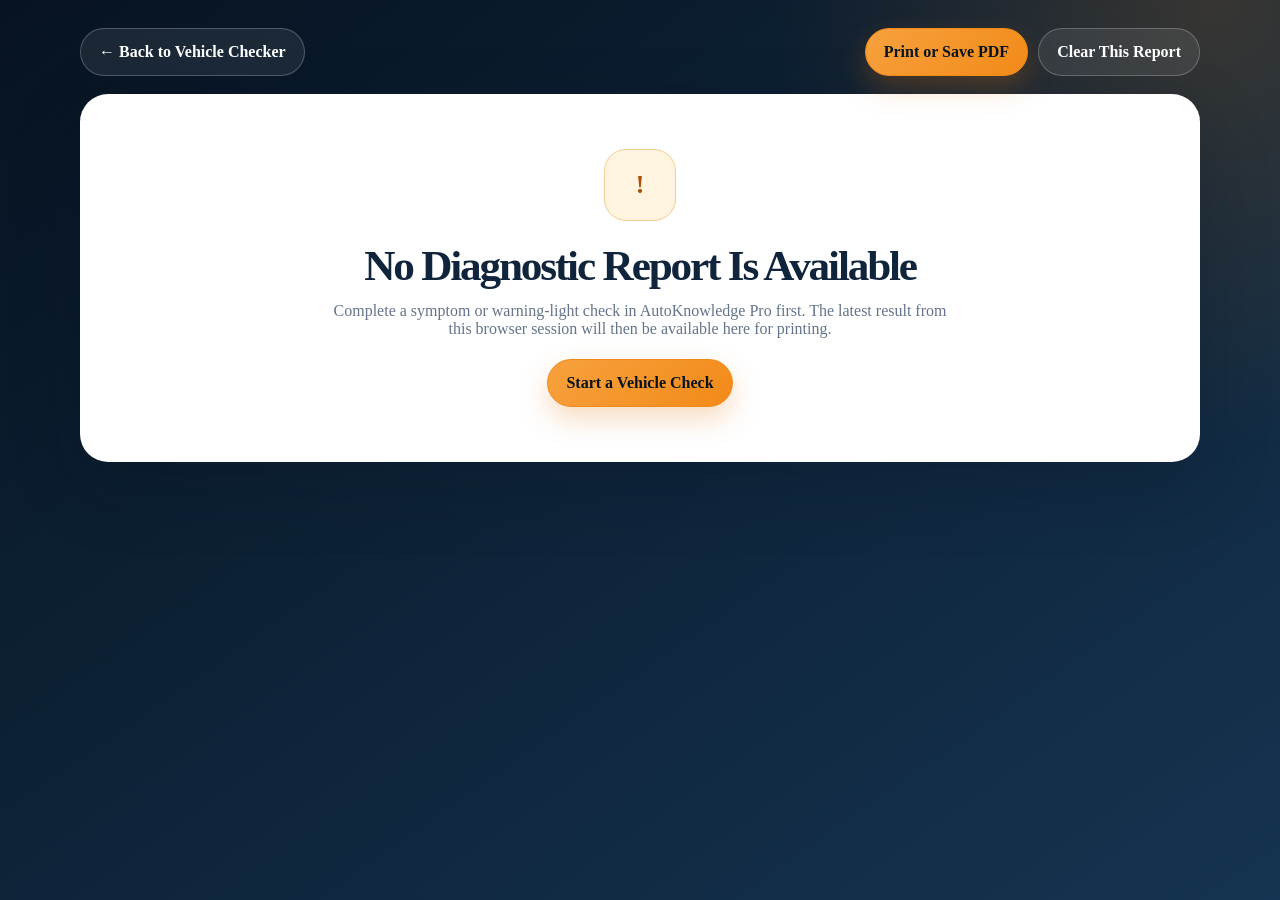
<file: AutoKnowledge-Pro-FINAL-report (1).html>
<!DOCTYPE html>
<html lang="en-GB">

<head>

  <meta charset="UTF-8" />

  <meta
    name="viewport"
    content="width=device-width, initial-scale=1.0"
  />

  <title>Diagnostic Guidance Report | AutoKnowledge Pro</title>

  <meta
    name="description"
    content="Printable vehicle diagnostic guidance generated by AutoKnowledge Pro and Motor Vehicle Expert."
  />

  <meta
    name="robots"
    content="noindex,follow"
  />

  <meta
    name="theme-color"
    content="#0b1d32"
  />

  <link
    rel="icon"
    type="image/png"
    href="favicon.png"
  />

  <style>

    /* ========================================================
       AUTOKNOWLEDGE PRO
       PRINTABLE DIAGNOSTIC GUIDANCE REPORT
    ======================================================== */

    :root {
      color-scheme: light;

      --navy-950: #071321;
      --navy-900: #0b1d32;
      --navy-800: #153451;
      --orange-600: #df720d;
      --orange-500: #f28a18;
      --orange-100: #fff0df;

      --page: #eef3f8;
      --white: #ffffff;
      --soft: #f8fafc;
      --muted-surface: #eef3f8;

      --heading: #10243b;
      --body: #34475b;
      --muted: #64748b;

      --green: #18794e;
      --green-bg: #eaf8f0;
      --green-border: #b7e5ca;

      --amber: #a95308;
      --amber-bg: #fff4df;
      --amber-border: #f2ce94;

      --red: #b42318;
      --red-bg: #fff0ee;
      --red-border: #f5b8b2;

      --blue: #175cd3;
      --blue-bg: #edf4ff;
      --blue-border: #bfd4fa;

      --border: #dce4ed;
      --shadow: 0 24px 70px rgba(7, 19, 33, 0.22);

      --radius-small: 12px;
      --radius-medium: 18px;
      --radius-large: 28px;
      --radius-pill: 999px;
    }

    *,
    *::before,
    *::after {
      box-sizing: border-box;
    }

    html {
      min-width: 320px;
      background: var(--page);
    }

    body {
      min-width: 320px;
      min-height: 100vh;
      margin: 0;
      padding: 28px;
      background:
        radial-gradient(
          circle at 95% 0,
          rgba(242, 138, 24, 0.18),
          transparent 28rem
        ),
        linear-gradient(
          145deg,
          var(--navy-950),
          var(--navy-800)
        );
      color: var(--body);
      font-family:
        Inter,
        "Segoe UI",
        Roboto,
        Helvetica,
        Arial,
        sans-serif;
      font-size: 16px;
      line-height: 1.65;
      text-rendering: optimizeLegibility;
      -webkit-font-smoothing: antialiased;
    }

    body,
    button {
      font: inherit;
    }

    h1,
    h2,
    h3,
    p,
    ul {
      margin-top: 0;
    }

    h1,
    h2,
    h3,
    strong {
      font-weight: 800;
    }

    h1,
    h2,
    h3 {
      color: var(--heading);
      line-height: 1.18;
    }

    a {
      color: inherit;
      text-underline-offset: 3px;
    }

    button {
      border: 0;
    }

    img {
      display: block;
      max-width: 100%;
      height: auto;
    }

    [hidden] {
      display: none !important;
    }

    :focus-visible {
      outline: 3px solid rgba(242, 138, 24, 0.7);
      outline-offset: 4px;
    }

    .report-shell {
      width: min(100%, 1120px);
      margin-inline: auto;
    }

    /* ========================================================
       TOP ACTIONS
    ======================================================== */

    .report-actions {
      display: flex;
      align-items: center;
      justify-content: space-between;
      gap: 14px;
      margin-bottom: 18px;
    }

    .action-group {
      display: flex;
      flex-wrap: wrap;
      gap: 10px;
    }

    .button {
      display: inline-flex;
      min-height: 48px;
      align-items: center;
      justify-content: center;
      gap: 8px;
      padding: 11px 18px;
      border: 1px solid transparent;
      border-radius: var(--radius-pill);
      cursor: pointer;
      font-weight: 800;
      line-height: 1.2;
      text-align: center;
      text-decoration: none;
      transition:
        transform 180ms ease,
        background-color 180ms ease,
        border-color 180ms ease,
        box-shadow 180ms ease;
    }

    .button:hover {
      transform: translateY(-2px);
    }

    .button-primary {
      border-color: var(--orange-500);
      background:
        linear-gradient(
          135deg,
          #f7a13e,
          var(--orange-500)
        );
      color: var(--navy-950);
      box-shadow: 0 12px 28px rgba(223, 114, 13, 0.25);
    }

    .button-secondary {
      border-color: rgba(255, 255, 255, 0.23);
      background: rgba(255, 255, 255, 0.08);
      color: var(--white);
    }

    .button-secondary:hover {
      background: rgba(255, 255, 255, 0.14);
    }

    /* ========================================================
       REPORT DOCUMENT
    ======================================================== */

    .report-document {
      overflow: hidden;
      border: 1px solid rgba(255, 255, 255, 0.18);
      border-radius: var(--radius-large);
      background: var(--white);
      box-shadow: var(--shadow);
    }

    .report-header {
      display: grid;
      grid-template-columns:
        minmax(0, 1fr)
        minmax(230px, 0.38fr);
      gap: 32px;
      align-items: start;
      padding: 34px;
      background:
        radial-gradient(
          circle at 100% 0,
          rgba(242, 138, 24, 0.22),
          transparent 20rem
        ),
        linear-gradient(
          135deg,
          var(--navy-950),
          var(--navy-800)
        );
    }

    .brand {
      display: flex;
      align-items: center;
      gap: 14px;
      margin-bottom: 23px;
    }

    .brand img {
      width: 60px;
      height: 60px;
      flex: 0 0 auto;
      border-radius: 16px;
      background: var(--white);
      object-fit: contain;
      box-shadow: 0 8px 22px rgba(0, 0, 0, 0.18);
    }

    .brand-copy {
      display: grid;
      gap: 2px;
    }

    .brand-copy small {
      color: #ffd3a2;
      font-size: 0.7rem;
      font-weight: 900;
      letter-spacing: 0.08em;
      text-transform: uppercase;
    }

    .brand-copy strong {
      color: var(--white);
      font-size: 1.15rem;
      letter-spacing: -0.035em;
    }

    .report-header h1 {
      margin-bottom: 13px;
      color: var(--white);
      font-size: clamp(2.1rem, 5vw, 3.8rem);
      letter-spacing: -0.06em;
    }

    .report-header p {
      max-width: 750px;
      margin-bottom: 0;
      color: #c2d0dd;
      line-height: 1.72;
    }

    .report-meta-card {
      display: grid;
      gap: 16px;
      padding: 21px;
      border: 1px solid rgba(255, 255, 255, 0.16);
      border-radius: var(--radius-medium);
      background: rgba(255, 255, 255, 0.08);
    }

    .meta-item {
      display: grid;
      gap: 4px;
    }

    .meta-item span {
      color: #aebfce;
      font-size: 0.68rem;
      font-weight: 900;
      letter-spacing: 0.08em;
      text-transform: uppercase;
    }

    .meta-item strong {
      color: var(--white);
      font-size: 0.94rem;
      overflow-wrap: anywhere;
    }

    .urgency-pill {
      display: inline-flex;
      width: fit-content;
      padding: 7px 10px;
      border: 1px solid rgba(255, 255, 255, 0.18);
      border-radius: var(--radius-pill);
      color: var(--white);
      font-size: 0.75rem;
      font-weight: 900;
    }

    .urgency-pill.low {
      border-color: rgba(183, 229, 202, 0.45);
      background: rgba(24, 121, 78, 0.24);
    }

    .urgency-pill.medium {
      border-color: rgba(242, 206, 148, 0.5);
      background: rgba(169, 83, 8, 0.25);
    }

    .urgency-pill.high {
      border-color: rgba(245, 184, 178, 0.55);
      background: rgba(180, 35, 24, 0.28);
    }


    .report-repair-heading {display:flex;justify-content:space-between;gap:18px;align-items:flex-start;margin-bottom:18px;}
    .report-confidence {display:grid;gap:4px;min-width:150px;padding:13px;border:1px solid var(--green-border);border-radius:12px;background:var(--green-bg);text-align:center;}
    .report-confidence span,.report-metric-grid span,.report-reference span {font-size:.68rem;font-weight:900;text-transform:uppercase;color:var(--muted);}
    .report-confidence strong {font-size:1.4rem;color:var(--green);}
    .report-metric-grid {display:grid;grid-template-columns:repeat(4,minmax(0,1fr));gap:10px;}
    .report-metric-grid article {padding:14px;border:1px solid var(--border);border-radius:12px;background:var(--soft);}
    .report-metric-grid strong {display:block;margin-top:5px;color:var(--heading);font-size:.88rem;}
    .report-repair-detail {margin-top:14px;}
    .report-repair-detail article {padding:16px;border:1px solid var(--border);border-radius:12px;background:var(--soft);}
    .report-repair-detail h3 {font-size:1rem;}
    .report-reference {display:grid;gap:4px;margin-top:14px;padding-top:12px;border-top:1px solid var(--border);}
    .report-estimate-note {margin:14px 0 0;color:var(--muted);font-size:.76rem;}
    .notes-lines {display:grid;gap:20px;margin-top:20px;}
    .notes-lines span {display:block;border-bottom:1px solid #aeb9c5;}
    .report-qr-section {display:grid;grid-template-columns:120px minmax(0,1fr);gap:20px;align-items:center;padding:20px;border:1px solid var(--blue-border);border-radius:var(--radius-medium);background:var(--blue-bg);}
    .report-qr-section img {border:6px solid #fff;border-radius:10px;}
    @media(max-width:760px){.report-metric-grid{grid-template-columns:repeat(2,minmax(0,1fr));}.report-repair-heading{flex-direction:column;}.report-qr-section{grid-template-columns:1fr;}}


    /* ========================================================
       REPORT BODY
    ======================================================== */

    .report-body {
      display: grid;
      gap: 18px;
      padding: 30px;
    }

    .summary-panel {
      padding: 23px;
      border: 1px solid var(--border);
      border-radius: var(--radius-medium);
      background:
        linear-gradient(
          180deg,
          var(--white),
          var(--soft)
        );
    }

    .section-label {
      display: inline-flex;
      margin-bottom: 10px;
      color: var(--orange-600);
      font-size: 0.7rem;
      font-weight: 900;
      letter-spacing: 0.08em;
      text-transform: uppercase;
    }

    .summary-panel h2 {
      margin-bottom: 9px;
      font-size: 1.5rem;
      letter-spacing: -0.04em;
    }

    .summary-panel p {
      margin-bottom: 0;
      color: var(--muted);
    }

    .three-card-grid {
      display: grid;
      grid-template-columns: repeat(3, minmax(0, 1fr));
      gap: 15px;
    }

    .guidance-card {
      padding: 21px;
      border: 1px solid var(--border);
      border-radius: var(--radius-medium);
      background: var(--white);
    }

    .guidance-card h2 {
      margin-bottom: 9px;
      font-size: 1.08rem;
      letter-spacing: -0.025em;
    }

    .guidance-card p {
      margin-bottom: 0;
      color: var(--muted);
      font-size: 0.86rem;
    }

    .guidance-card.direction {
      border-top: 4px solid var(--orange-500);
    }

    .guidance-card.driving {
      border-top: 4px solid var(--red);
    }

    .guidance-card.mot {
      border-top: 4px solid var(--blue);
    }

    .two-column-grid {
      display: grid;
      grid-template-columns: repeat(2, minmax(0, 1fr));
      gap: 15px;
    }

    .report-section {
      padding: 22px;
      border: 1px solid var(--border);
      border-radius: var(--radius-medium);
      background: var(--white);
    }

    .report-section h2 {
      margin-bottom: 16px;
      font-size: 1.16rem;
      letter-spacing: -0.03em;
    }

    .result-list {
      display: grid;
      gap: 10px;
      margin: 0;
      padding: 0;
      list-style: none;
    }

    .result-list li {
      position: relative;
      padding: 11px 12px 11px 40px;
      border: 1px solid var(--border);
      border-radius: var(--radius-small);
      background: var(--soft);
      color: var(--body);
      font-size: 0.84rem;
    }

    .result-list li::before {
      position: absolute;
      top: 11px;
      left: 12px;
      display: grid;
      width: 19px;
      height: 19px;
      place-items: center;
      border-radius: 50%;
      background: var(--green-bg);
      color: var(--green);
      content: "✓";
      font-size: 0.65rem;
      font-weight: 900;
    }

    .guide-section {
      padding: 22px;
      border: 1px solid var(--blue-border);
      border-radius: var(--radius-medium);
      background: var(--blue-bg);
    }

    .guide-section h2 {
      margin-bottom: 7px;
      color: #173f75;
      font-size: 1.16rem;
    }

    .guide-section > p {
      margin-bottom: 16px;
      color: #46627f;
      font-size: 0.85rem;
    }

    .guide-grid {
      display: grid;
      grid-template-columns: repeat(2, minmax(0, 1fr));
      gap: 10px;
    }

    .guide-link {
      display: flex;
      align-items: center;
      justify-content: space-between;
      gap: 12px;
      padding: 12px 14px;
      border: 1px solid #b9cfee;
      border-radius: var(--radius-small);
      background: var(--white);
      color: #174b91;
      font-size: 0.82rem;
      font-weight: 800;
      text-decoration: none;
    }

    .guide-link:hover {
      border-color: #719bd7;
    }

    .disclaimer {
      padding: 19px 21px;
      border: 1px solid var(--amber-border);
      border-radius: var(--radius-medium);
      background: var(--amber-bg);
    }

    .disclaimer strong {
      display: block;
      margin-bottom: 5px;
      color: var(--amber);
    }

    .disclaimer p {
      margin-bottom: 0;
      color: #705023;
      font-size: 0.84rem;
    }

    /* ========================================================
       EMPTY STATE
    ======================================================== */

    .empty-state {
      padding: 54px 30px;
      text-align: center;
    }

    .empty-icon {
      display: grid;
      width: 72px;
      height: 72px;
      margin: 0 auto 20px;
      place-items: center;
      border: 1px solid var(--amber-border);
      border-radius: 22px;
      background: var(--amber-bg);
      color: var(--amber);
      font-size: 1.6rem;
      font-weight: 900;
    }

    .empty-state h1 {
      margin-bottom: 10px;
      font-size: clamp(1.8rem, 4vw, 2.7rem);
      letter-spacing: -0.05em;
    }

    .empty-state p {
      max-width: 620px;
      margin: 0 auto 21px;
      color: var(--muted);
    }

    /* ========================================================
       FOOTER
    ======================================================== */

    .report-footer {
      display: flex;
      align-items: flex-start;
      justify-content: space-between;
      gap: 24px;
      padding: 24px 30px;
      background: var(--navy-950);
      color: #9fb0bf;
      font-size: 0.8rem;
    }

    .report-footer strong {
      display: block;
      margin-bottom: 4px;
      color: var(--white);
    }

    .report-footer p {
      max-width: 650px;
      margin-bottom: 0;
    }

    .report-footer a {
      color: #ffd09b;
    }

    /* ========================================================
       RESPONSIVE
    ======================================================== */

    @media (max-width: 850px) {
      body {
        padding: 14px;
      }

      .report-actions,
      .report-footer {
        align-items: stretch;
        flex-direction: column;
      }

      .report-header,
      .three-card-grid,
      .two-column-grid,
      .guide-grid {
        grid-template-columns: 1fr;
      }

      .report-header,
      .report-body {
        padding: 23px;
      }

      .action-group {
        display: grid;
        grid-template-columns: 1fr;
      }

      .button {
        width: 100%;
      }
    }

    @media (max-width: 420px) {
      body {
        padding: 8px;
      }

      .report-document {
        border-radius: 20px;
      }

      .report-header,
      .report-body,
      .report-footer {
        padding: 19px;
      }
    }

    /* ========================================================
       PRINT
    ======================================================== */

    @media print {
      @page {
        size: A4;
        margin: 13mm;
      }

      html,
      body {
        background: var(--white) !important;
      }

      body {
        padding: 0;
        color: #111827;
        font-size: 10.5pt;
      }

      .report-actions {
        display: none !important;
      }

      .report-shell {
        width: 100%;
        max-width: none;
      }

      .report-document {
        border: 0;
        border-radius: 0;
        box-shadow: none;
      }

      .report-header {
        padding: 20px;
        print-color-adjust: exact;
        -webkit-print-color-adjust: exact;
      }

      .report-body {
        padding: 18px 0;
      }

      .three-card-grid,
      .two-column-grid {
        grid-template-columns: 1fr;
      }

      .summary-panel,
      .guidance-card,
      .report-section,
      .guide-section,
      .disclaimer {
        break-inside: avoid;
        box-shadow: none;
      }

      .guide-link {
        color: #111827;
      }

      .guide-link::after {
        content: " (" attr(href) ")";
        font-size: 8pt;
        font-weight: 400;
      }

      .report-footer {
        padding: 18px;
        print-color-adjust: exact;
        -webkit-print-color-adjust: exact;
      }
    }

  </style>

</head>

<body>

  <main class="report-shell">

    <div class="report-actions">

      <a
        class="button button-secondary"
        href="index.html"
      >
        ← Back to Vehicle Checker
      </a>

      <div class="action-group">

        <button
          class="button button-primary"
          id="print-report"
          type="button"
        >
          Print or Save PDF
        </button>

        <button
          class="button button-secondary"
          id="clear-report"
          type="button"
        >
          Clear This Report
        </button>

      </div>

    </div>

    <article
      class="report-document"
      id="report-document"
      hidden
    >

      <header class="report-header">

        <div>

          <div class="brand">

            <img
              src="logo.png"
              alt="AutoKnowledge Pro logo"
              width="60"
              height="60"
            />

            <span class="brand-copy">

              <small>
                Motor Vehicle Expert
              </small>

              <strong>
                AutoKnowledge Pro
              </strong>

            </span>

          </div>

          <h1 id="report-title">
            Diagnostic Guidance Report
          </h1>

          <p id="report-summary">
            Diagnostic guidance generated from the symptoms and conditions
            selected in AutoKnowledge Pro.
          </p>

        </div>

        <aside class="report-meta-card">

          <div class="meta-item">

            <span>
              Generated
            </span>

            <strong id="report-date">
              —
            </strong>

          </div>

          <div class="meta-item">

            <span>
              Guidance type
            </span>

            <strong id="report-type">
              Vehicle symptom guidance
            </strong>

          </div>

          <div class="meta-item">

            <span>
              Urgency
            </span>

            <strong
              class="urgency-pill medium"
              id="report-urgency"
            >
              Review required
            </strong>

          </div>

        </aside>

      </header>

      <div class="report-body">

        <section class="summary-panel">

          <span class="section-label">
            Diagnostic summary
          </span>

          <h2 id="report-direction-title">
            Diagnostic direction
          </h2>

          <p id="report-direction-copy">
            The diagnostic direction will appear here.
          </p>

        </section>

        <div class="three-card-grid">

          <section class="guidance-card direction">

            <span class="section-label">
              Fault direction
            </span>

            <h2 id="direction-card-title">
              Diagnostic direction
            </h2>

            <p id="direction-card-copy">
              The strongest fault direction will appear here.
            </p>

          </section>

          <section class="guidance-card driving">

            <span class="section-label">
              Driving guidance
            </span>

            <h2 id="driving-title">
              Assess before driving
            </h2>

            <p id="driving-copy">
              Safe-driving guidance will appear here.
            </p>

          </section>

          <section class="guidance-card mot">

            <span class="section-label">
              MOT relevance
            </span>

            <h2 id="mot-title">
              MOT guidance
            </h2>

            <p id="mot-copy">
              MOT relevance will appear here.
            </p>

          </section>

        </div>

        <div class="two-column-grid">

          <section class="report-section">

            <h2>
              Possible Fault Areas
            </h2>

            <ul
              class="result-list"
              id="cause-list"
            ></ul>

          </section>

          <section class="report-section">

            <h2>
              Recommended Next Checks
            </h2>

            <ul
              class="result-list"
              id="check-list"
            ></ul>

          </section>

        </div>


        <section class="report-section repair-report-section">
          <div class="report-repair-heading">
            <div><span class="section-label">Repair planning</span><h2>Typical UK Repair Intelligence</h2></div>
            <div class="report-confidence"><span>Evidence confidence</span><strong id="report-confidence">—</strong></div>
          </div>
          <div class="report-metric-grid">
            <article><span>Typical cost</span><strong id="report-cost">Quote required</strong></article>
            <article><span>Labour time</span><strong id="report-labour">Varies</strong></article>
            <article><span>Garage time</span><strong id="report-garage-time">Inspection first</strong></article>
            <article><span>DIY difficulty</span><strong id="report-difficulty">Professional diagnosis</strong></article>
          </div>
          <div class="two-column-grid report-repair-detail">
            <article><h3>Commonly Associated Repairs</h3><ul class="result-list" id="report-repair-list"></ul></article>
            <article><h3>Vehicle Information</h3><p id="report-vehicle">No optional vehicle details supplied.</p>
              <div class="report-reference"><span>Report reference</span><strong id="report-reference">—</strong></div></article>
          </div>
          <p class="report-estimate-note">Confidence is an evidence-ranking estimate, not proof of component failure. Costs are broad UK planning estimates and should be confirmed with a written quotation.</p>
        </section>

        <section class="report-section mechanic-notes">
          <div><span class="section-label">Garage handover</span><h2>Mechanic Discussion Notes</h2>
            <p>Use this space to record measurements, fault codes, quotation details and the repair authorised.</p></div>
          <div class="notes-lines" aria-hidden="true"><span></span><span></span><span></span><span></span></div>
        </section>

        <section class="report-qr-section">
          <img src="[data-uri]" alt="QR code linking to AutoKnowledge Pro" width="120" height="120" />
          <div><span class="section-label">Continue online</span><h2>Return to AutoKnowledge Pro</h2>
            <p>Scan the code to start another diagnostic check or continue into Motor Vehicle Expert guidance.</p></div>
        </section>


        <section class="guide-section">

          <h2>
            Related Motor Vehicle Expert Guides
          </h2>

          <p>
            Use these full guides for detailed symptoms, diagnostic processes,
            MOT information and repair guidance.
          </p>

          <div
            class="guide-grid"
            id="guide-grid"
          ></div>

        </section>

        <section class="disclaimer">

          <strong>
            Diagnostic guidance—not a confirmed repair
          </strong>

          <p>
            This report is based only on the information selected in
            AutoKnowledge Pro. It does not confirm that a component has failed,
            replace a physical inspection or guarantee that a vehicle is safe
            to drive. Stop and obtain professional help when braking, steering,
            overheating, smoke, fluid loss or unpredictable vehicle behaviour
            creates a safety concern.
          </p>

        </section>

      </div>

      <footer class="report-footer">

        <div>

          <strong>
            AutoKnowledge Pro
          </strong>

          <p>
            Free UK vehicle symptom and warning-light guidance by Motor Vehicle
            Expert.
          </p>

        </div>

        <div>

          <strong>
            Motor Vehicle Expert
          </strong>

          <a
            href="https://motorvehicleexpert.co.uk/"
            target="_blank"
            rel="noopener noreferrer"
          >
            motorvehicleexpert.co.uk
          </a>

        </div>

      </footer>

    </article>

    <section
      class="report-document empty-state"
      id="empty-state"
      hidden
    >

      <span
        class="empty-icon"
        aria-hidden="true"
      >
        !
      </span>

      <h1>
        No Diagnostic Report Is Available
      </h1>

      <p>
        Complete a symptom or warning-light check in AutoKnowledge Pro first.
        The latest result from this browser session will then be available here
        for printing.
      </p>

      <a
        class="button button-primary"
        href="index.html#start-check"
      >
        Start a Vehicle Check
      </a>

    </section>

  </main>

  <script>

    "use strict";

    /* ======================================================
       REPORT CONFIGURATION
    ====================================================== */

    const REPORT_CONFIG = Object.freeze({
      storageKey: "autoknowledge-pro-last-result",
      appVersion: "1.0.0",
      defaultTitle:
        "Diagnostic Guidance Report | AutoKnowledge Pro",
      allowedHosts: new Set([
        "motorvehicleexpert.co.uk",
        "www.motorvehicleexpert.co.uk"
      ])
    });

    /* ======================================================
       DOM REFERENCES
    ====================================================== */

    const elements = {
      reportDocument:
        document.getElementById("report-document"),

      emptyState:
        document.getElementById("empty-state"),

      printButton:
        document.getElementById("print-report"),

      clearButton:
        document.getElementById("clear-report"),

      reportTitle:
        document.getElementById("report-title"),

      reportSummary:
        document.getElementById("report-summary"),

      reportDate:
        document.getElementById("report-date"),

      reportType:
        document.getElementById("report-type"),

      reportUrgency:
        document.getElementById("report-urgency"),

      reportDirectionTitle:
        document.getElementById("report-direction-title"),

      reportDirectionCopy:
        document.getElementById("report-direction-copy"),

      directionCardTitle:
        document.getElementById("direction-card-title"),

      directionCardCopy:
        document.getElementById("direction-card-copy"),

      drivingTitle:
        document.getElementById("driving-title"),

      drivingCopy:
        document.getElementById("driving-copy"),

      motTitle:
        document.getElementById("mot-title"),

      motCopy:
        document.getElementById("mot-copy"),

      causeList:
        document.getElementById("cause-list"),

      checkList:
        document.getElementById("check-list"),

      guideGrid:
        document.getElementById("guide-grid"),

      reportConfidence:
        document.getElementById("report-confidence"),

      reportCost:
        document.getElementById("report-cost"),

      reportLabour:
        document.getElementById("report-labour"),

      reportGarageTime:
        document.getElementById("report-garage-time"),

      reportDifficulty:
        document.getElementById("report-difficulty"),

      reportRepairList:
        document.getElementById("report-repair-list"),

      reportVehicle:
        document.getElementById("report-vehicle"),

      reportReference:
        document.getElementById("report-reference")
    };

    /* ======================================================
       GENERAL HELPERS
    ====================================================== */

    function setText(element, value) {
      if (!element) {
        return;
      }

      element.textContent =
        typeof value === "string" && value.trim()
          ? value
          : "Not provided";
    }

    function clearElement(element) {
      if (element) {
        element.replaceChildren();
      }
    }

    function showEmptyState() {
      if (elements.reportDocument) {
        elements.reportDocument.hidden = true;
      }

      if (elements.emptyState) {
        elements.emptyState.hidden = false;
      }

      if (elements.printButton) {
        elements.printButton.disabled = true;
      }

      if (elements.clearButton) {
        elements.clearButton.disabled = true;
      }

      document.title = REPORT_CONFIG.defaultTitle;
    }

    function showReport() {
      if (elements.emptyState) {
        elements.emptyState.hidden = true;
      }

      if (elements.reportDocument) {
        elements.reportDocument.hidden = false;
      }

      if (elements.printButton) {
        elements.printButton.disabled = false;
      }

      if (elements.clearButton) {
        elements.clearButton.disabled = false;
      }
    }

    function formatDate(value) {
      const date = value
        ? new Date(value)
        : new Date();

      if (Number.isNaN(date.getTime())) {
        return new Date().toLocaleString("en-GB");
      }

      return date.toLocaleString("en-GB", {
        dateStyle: "long",
        timeStyle: "short"
      });
    }

    function validateText(value) {
      return (
        typeof value === "string" &&
        value.trim().length > 0
      );
    }

    function validateResult(result) {
      if (!result || typeof result !== "object") {
        return false;
      }

      const required = [
        result.title,
        result.summary,
        result.urgency?.label,
        result.direction?.title,
        result.direction?.copy,
        result.driving?.title,
        result.driving?.copy,
        result.mot?.title,
        result.mot?.copy
      ];

      return (
        required.every(validateText) &&
        Array.isArray(result.causes) &&
        result.causes.length > 0 &&
        Array.isArray(result.checks) &&
        result.checks.length > 0
      );
    }

    function readStoredResult() {
      try {
        const raw =
          window.sessionStorage.getItem(
            REPORT_CONFIG.storageKey
          );

        if (!raw) {
          return null;
        }

        const stored = JSON.parse(raw);

        if (
          stored?.appVersion !==
          REPORT_CONFIG.appVersion
        ) {
          return null;
        }

        if (!validateResult(stored.result)) {
          return null;
        }

        return stored;
      } catch (error) {
        console.error(
          "Unable to read the AutoKnowledge Pro report:",
          error
        );

        return null;
      }
    }

    /* ======================================================
       LIST RENDERING
    ====================================================== */

    function renderList(container, items) {
      clearElement(container);

      items.forEach((item) => {
        const listItem =
          document.createElement("li");

        listItem.textContent = item;
        container.appendChild(listItem);
      });
    }

    /* ======================================================
       GUIDE LINKS
    ====================================================== */

    function normaliseGuideUrl(value) {
      if (!validateText(value)) {
        return "https://motorvehicleexpert.co.uk/diagnostics.html";
      }

      try {
        const url = new URL(
          value,
          "https://motorvehicleexpert.co.uk/"
        );

        if (
          !REPORT_CONFIG.allowedHosts.has(
            url.hostname
          )
        ) {
          return "https://motorvehicleexpert.co.uk/diagnostics.html";
        }

        return url.href;
      } catch (error) {
        return "https://motorvehicleexpert.co.uk/diagnostics.html";
      }
    }

    function renderGuides(guides) {
      clearElement(elements.guideGrid);

      const validGuides =
        Array.isArray(guides)
          ? guides.filter(
              (guide) =>
                validateText(guide?.title) &&
                validateText(guide?.url)
            )
          : [];

      if (validGuides.length === 0) {
        validGuides.push({
          title: "Vehicle Diagnostics Hub",
          url: "diagnostics.html"
        });
      }

      validGuides.slice(0, 6).forEach((guide) => {
        const anchor =
          document.createElement("a");

        const title =
          document.createElement("span");

        const arrow =
          document.createElement("span");

        anchor.className = "guide-link";
        anchor.href =
          normaliseGuideUrl(guide.url);
        anchor.target = "_blank";
        anchor.rel = "noopener noreferrer";

        title.textContent = guide.title;
        arrow.textContent = "→";
        arrow.setAttribute("aria-hidden", "true");

        anchor.append(title, arrow);
        elements.guideGrid.appendChild(anchor);
      });
    }

    /* ======================================================
       URGENCY
    ====================================================== */

    function renderUrgency(urgency) {
      const allowedLevels =
        new Set(["low", "medium", "high"]);

      const level =
        allowedLevels.has(urgency?.level)
          ? urgency.level
          : "medium";

      elements.reportUrgency.classList.remove(
        "low",
        "medium",
        "high"
      );

      elements.reportUrgency.classList.add(level);

      setText(
        elements.reportUrgency,
        urgency?.label || "Review required"
      );
    }


    function formatVehicle(vehicle = {}) {
      const values = [
        vehicle.registration,
        [vehicle.year, vehicle.make, vehicle.model].filter(Boolean).join(" "),
        vehicle.engine,
        vehicle.fuel,
        vehicle.transmission,
        vehicle.mileage ? `${Number(vehicle.mileage).toLocaleString("en-GB")} miles` : ""
      ].filter(Boolean);
      return values.length ? values.join(" • ") : "No optional vehicle details supplied.";
    }

    function createReportReference(savedAt) {
      const stamp = new Date(savedAt || Date.now()).toISOString().replace(/\D/g, "").slice(0, 12);
      return `AKP-${stamp}`;
    }


    /* ======================================================
       REPORT RENDERING
    ====================================================== */

    function renderReport(stored) {
      const result = stored.result;

      showReport();

      setText(
        elements.reportTitle,
        result.title
      );

      setText(
        elements.reportSummary,
        result.summary
      );

      setText(
        elements.reportDate,
        formatDate(stored.savedAt)
      );

      setText(
        elements.reportType,
        result.eyebrow ||
          "Vehicle diagnostic guidance"
      );

      renderUrgency(result.urgency);

      setText(
        elements.reportDirectionTitle,
        result.direction.title
      );

      setText(
        elements.reportDirectionCopy,
        result.direction.copy
      );

      setText(
        elements.directionCardTitle,
        result.direction.title
      );

      setText(
        elements.directionCardCopy,
        result.direction.copy
      );

      setText(
        elements.drivingTitle,
        result.driving.title
      );

      setText(
        elements.drivingCopy,
        result.driving.copy
      );

      setText(
        elements.motTitle,
        result.mot.title
      );

      setText(
        elements.motCopy,
        result.mot.copy
      );

      renderList(
        elements.causeList,
        result.causes
      );

      renderList(
        elements.checkList,
        result.checks
      );

      renderGuides(result.guides);

      setText(elements.reportConfidence, result.repair?.confidence || "Estimate unavailable");
      setText(elements.reportCost, result.repair?.cost || "Quote required");
      setText(elements.reportLabour, result.repair?.labour || "Varies");
      setText(elements.reportGarageTime, result.repair?.garage || "Inspection first");
      setText(elements.reportDifficulty, result.repair?.difficulty || "Professional diagnosis");
      renderList(elements.reportRepairList, Array.isArray(result.repair?.repairs) && result.repair.repairs.length ? result.repair.repairs : ["Inspection and written quotation"]);
      setText(elements.reportVehicle, formatVehicle(result.vehicle));
      setText(elements.reportReference, createReportReference(stored.savedAt));

      document.title =
        `${result.title} | AutoKnowledge Pro`;
    }

    /* ======================================================
       ACTIONS
    ====================================================== */

    function printReport() {
      if (elements.reportDocument?.hidden) {
        return;
      }

      window.print();
    }

    function clearReport() {
      try {
        window.sessionStorage.removeItem(
          REPORT_CONFIG.storageKey
        );
      } catch (error) {
        console.error(
          "Unable to clear the stored report:",
          error
        );
      }

      showEmptyState();
    }

    /* ======================================================
       INITIALISATION
    ====================================================== */

    function initialiseReport() {
      const stored = readStoredResult();

      if (!stored) {
        showEmptyState();
        return;
      }

      renderReport(stored);

      elements.printButton?.addEventListener(
        "click",
        printReport
      );

      elements.clearButton?.addEventListener(
        "click",
        clearReport
      );
    }

    document.addEventListener(
      "DOMContentLoaded",
      initialiseReport,
      {
        once: true
      }
    );

  </script>

</body>

</html>
</file>
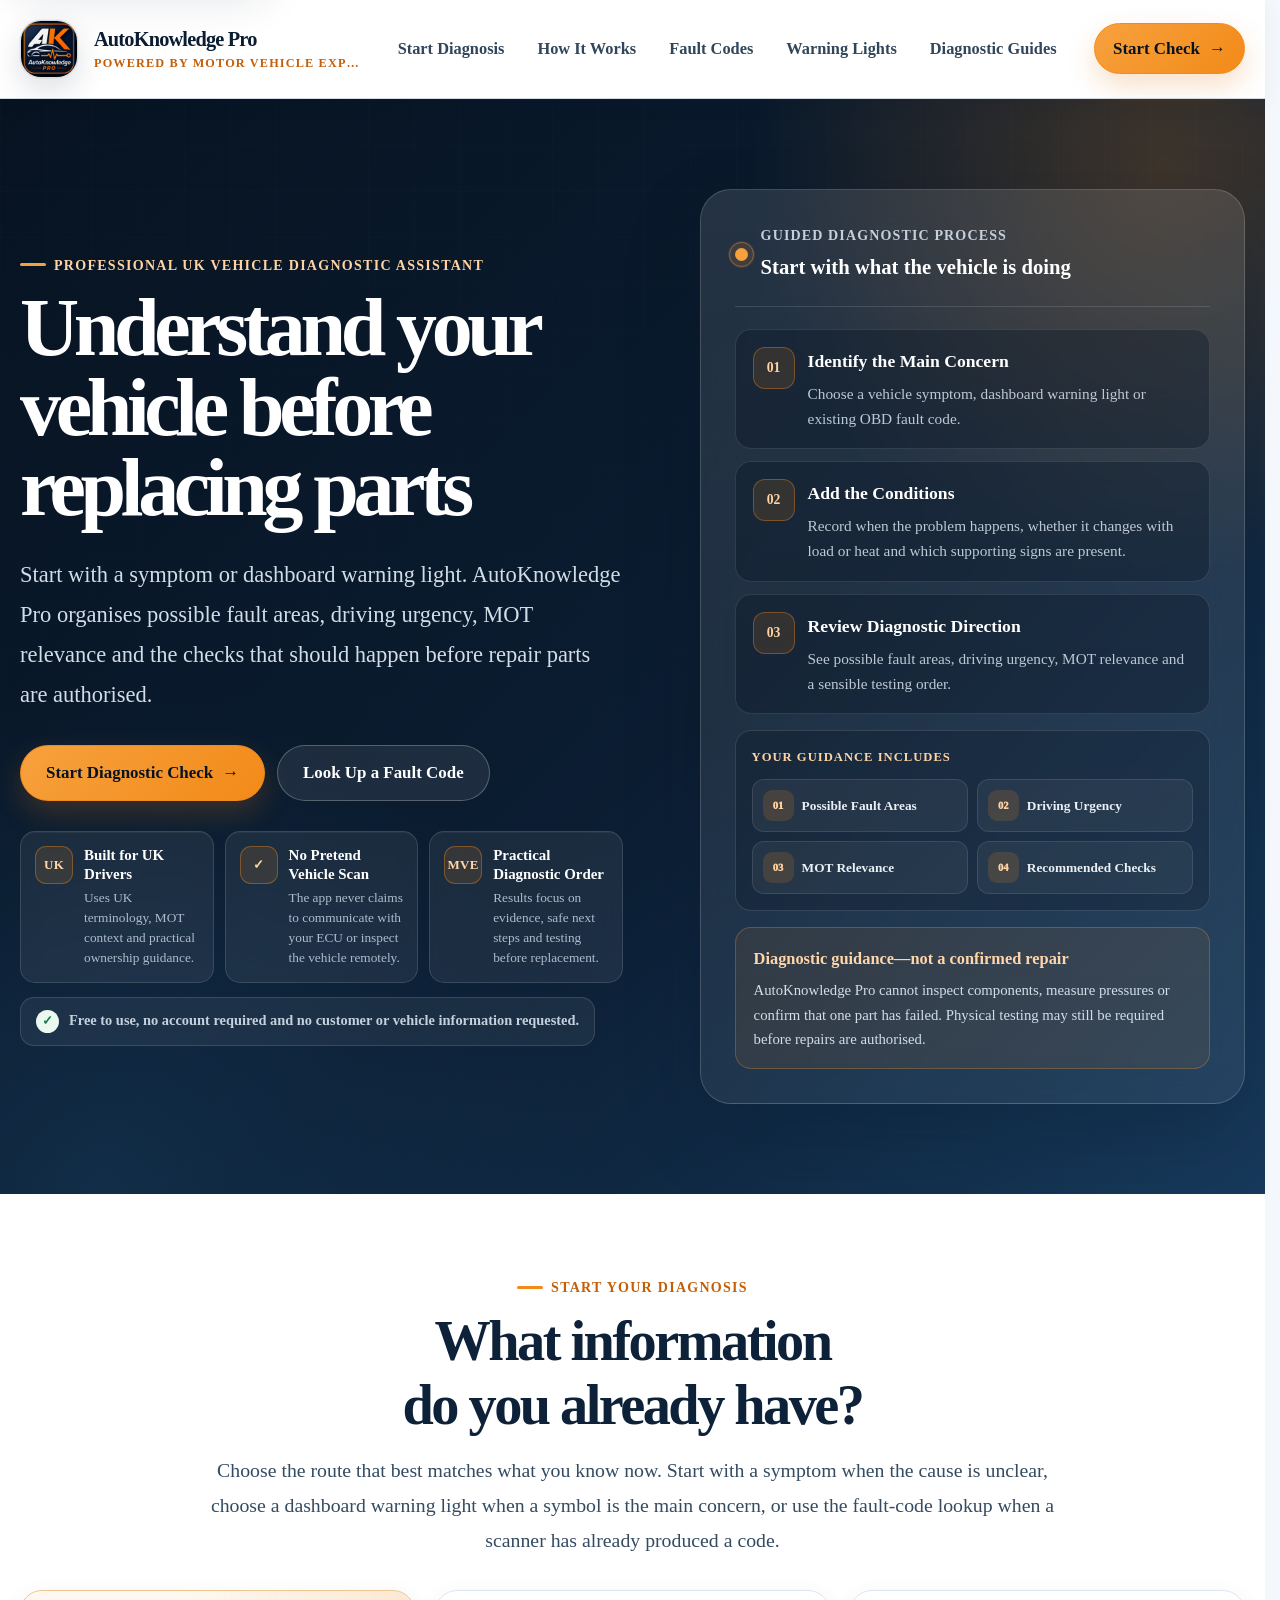
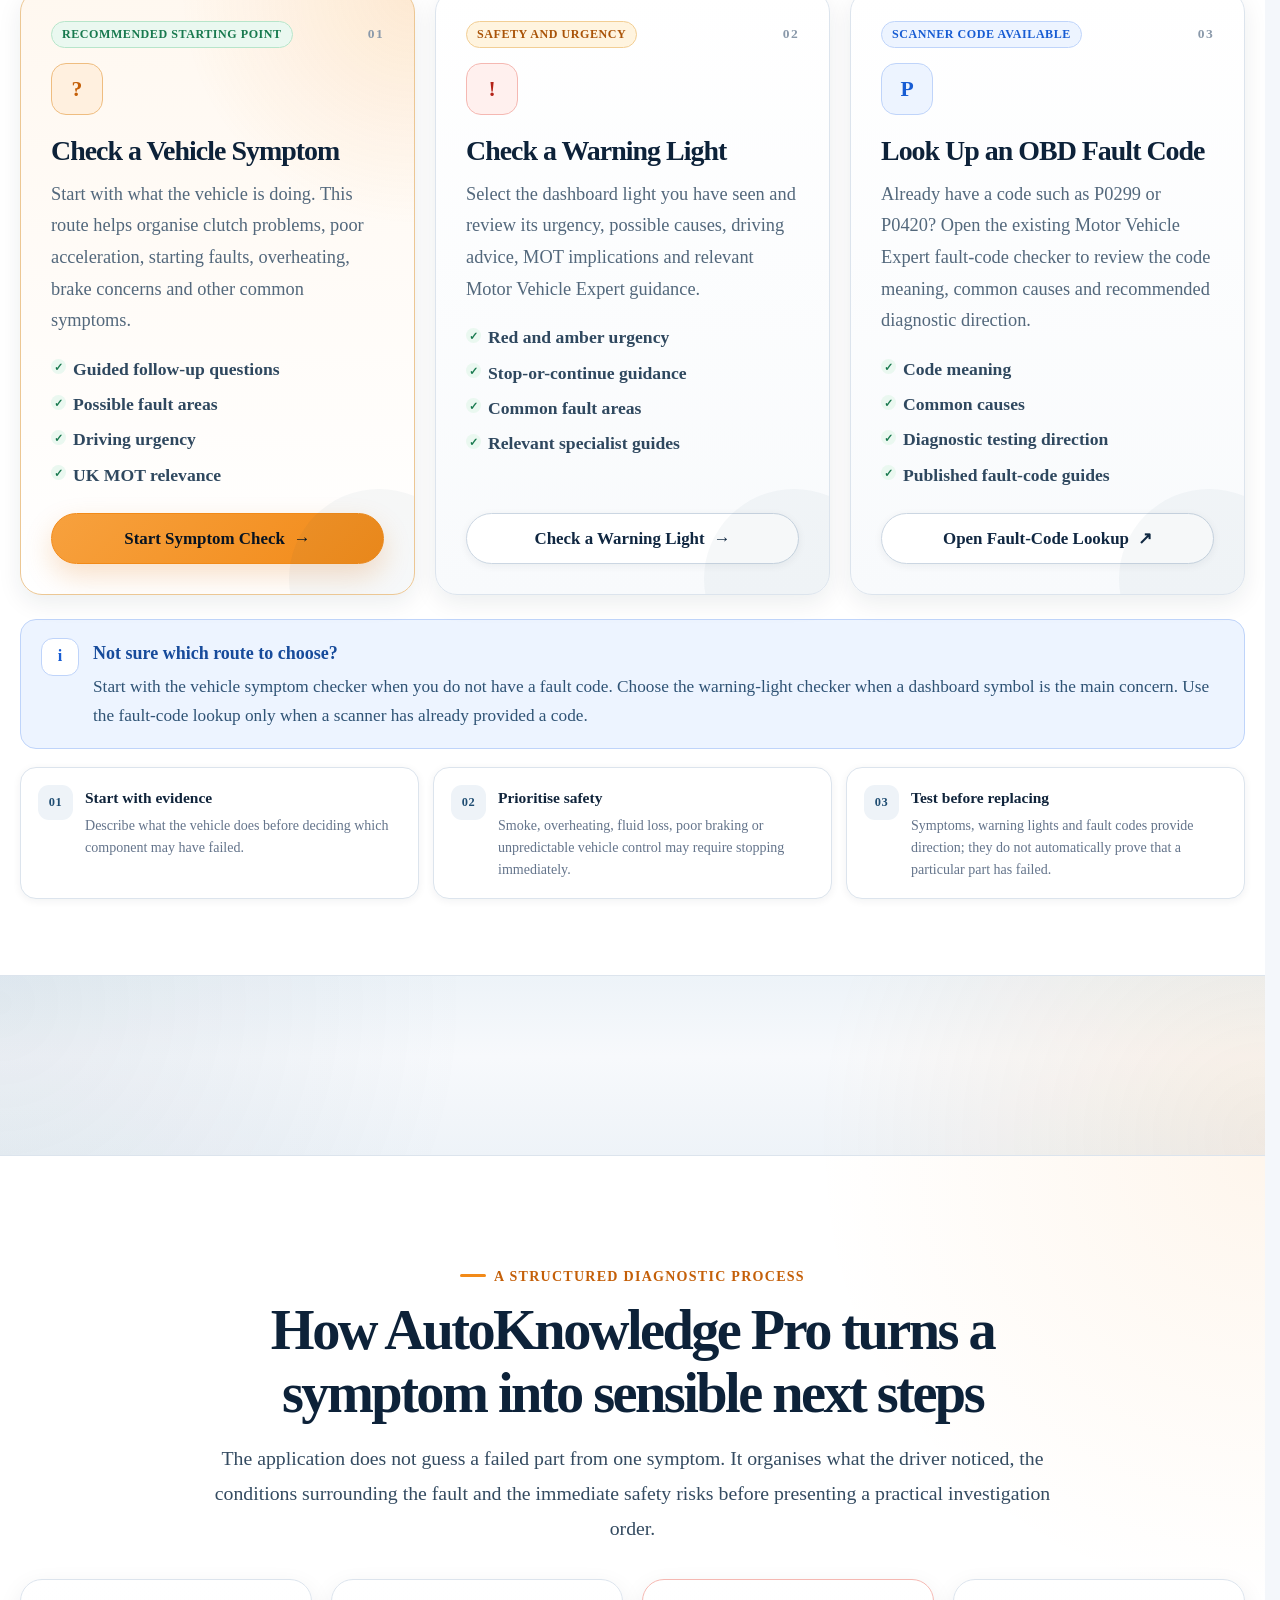
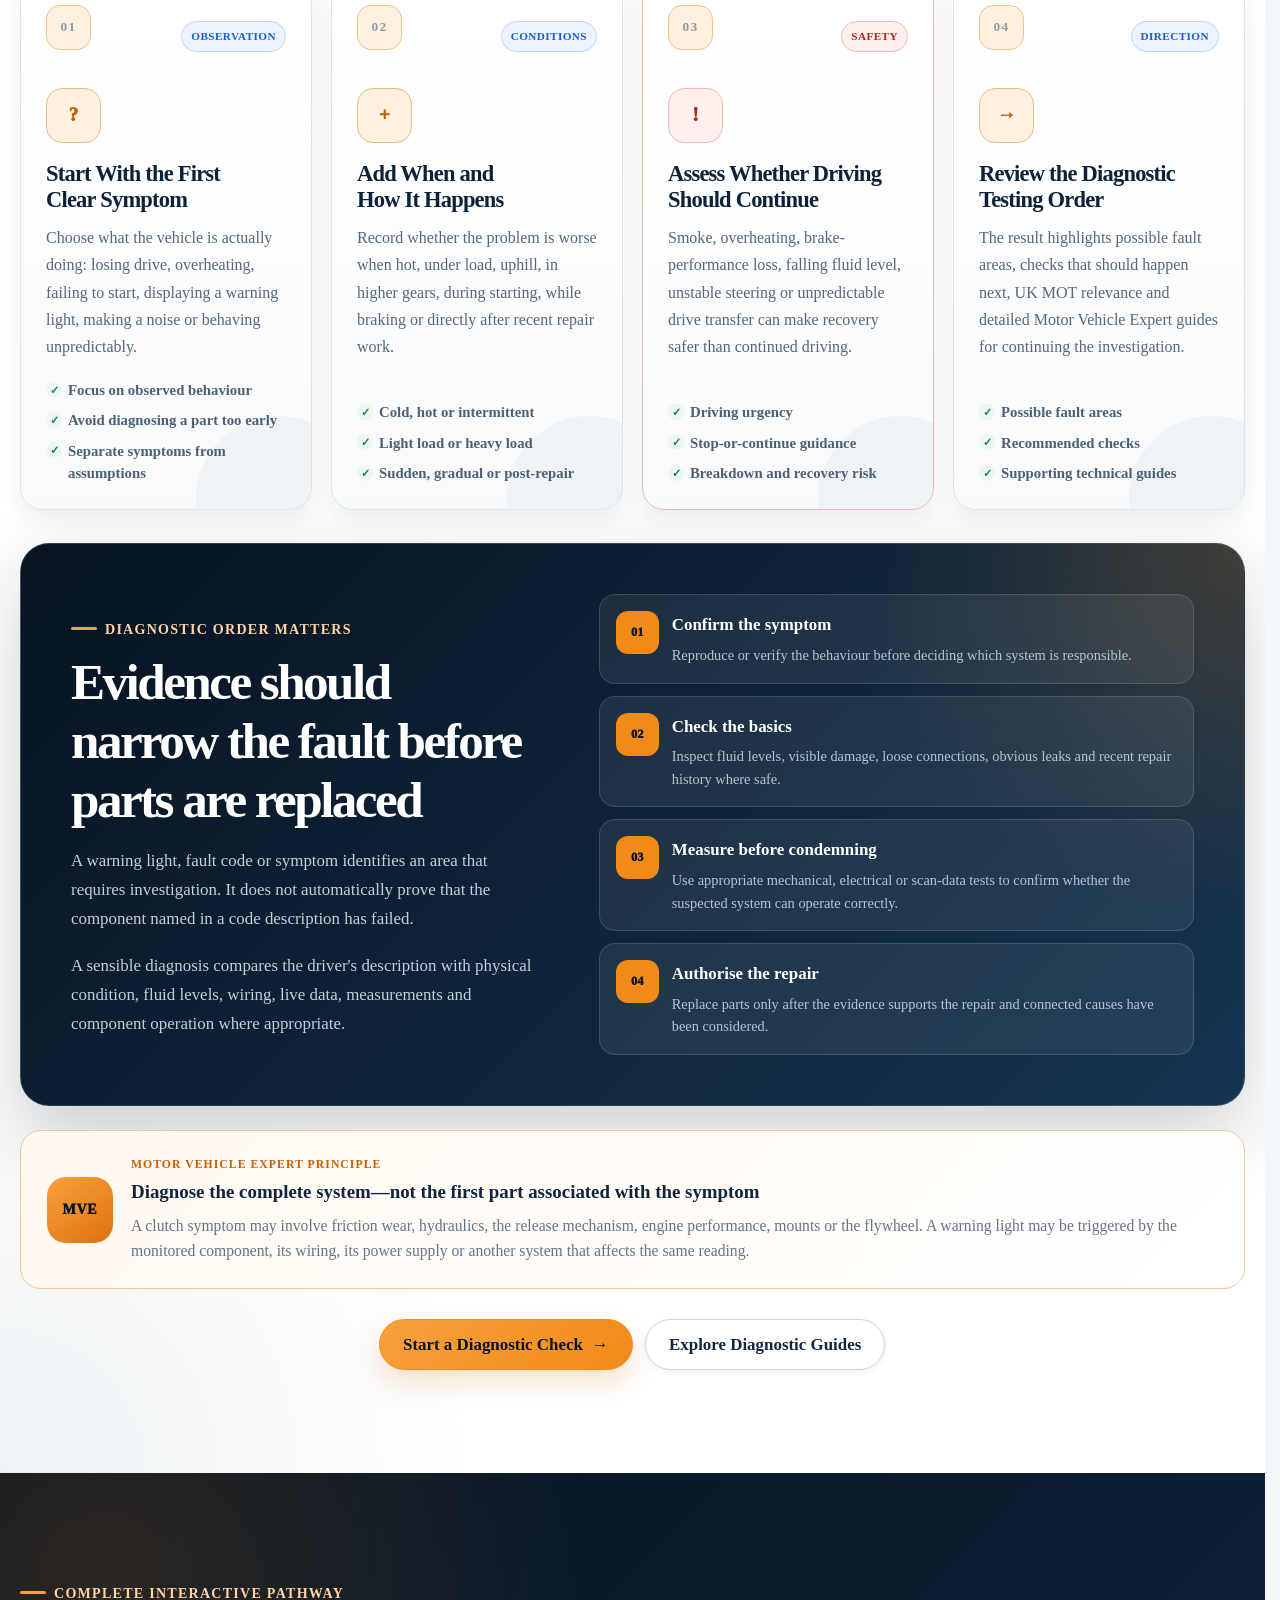
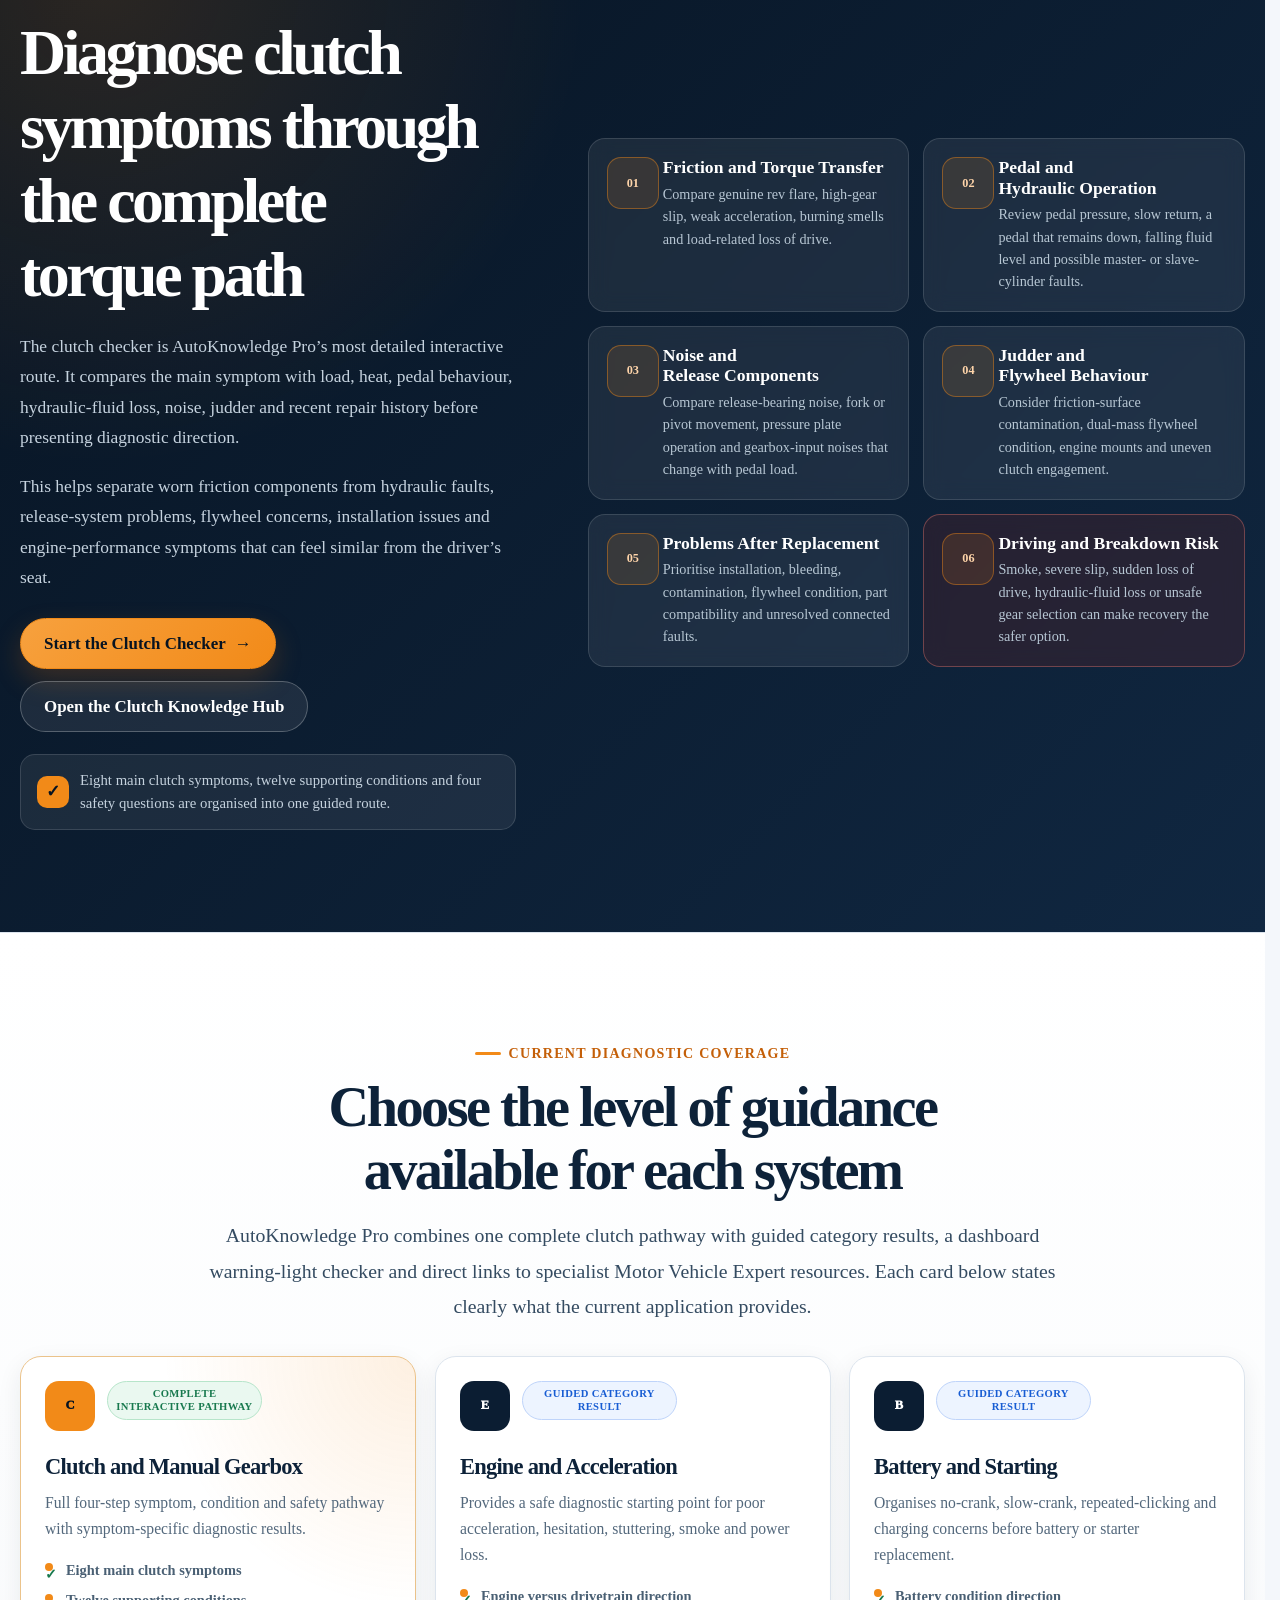
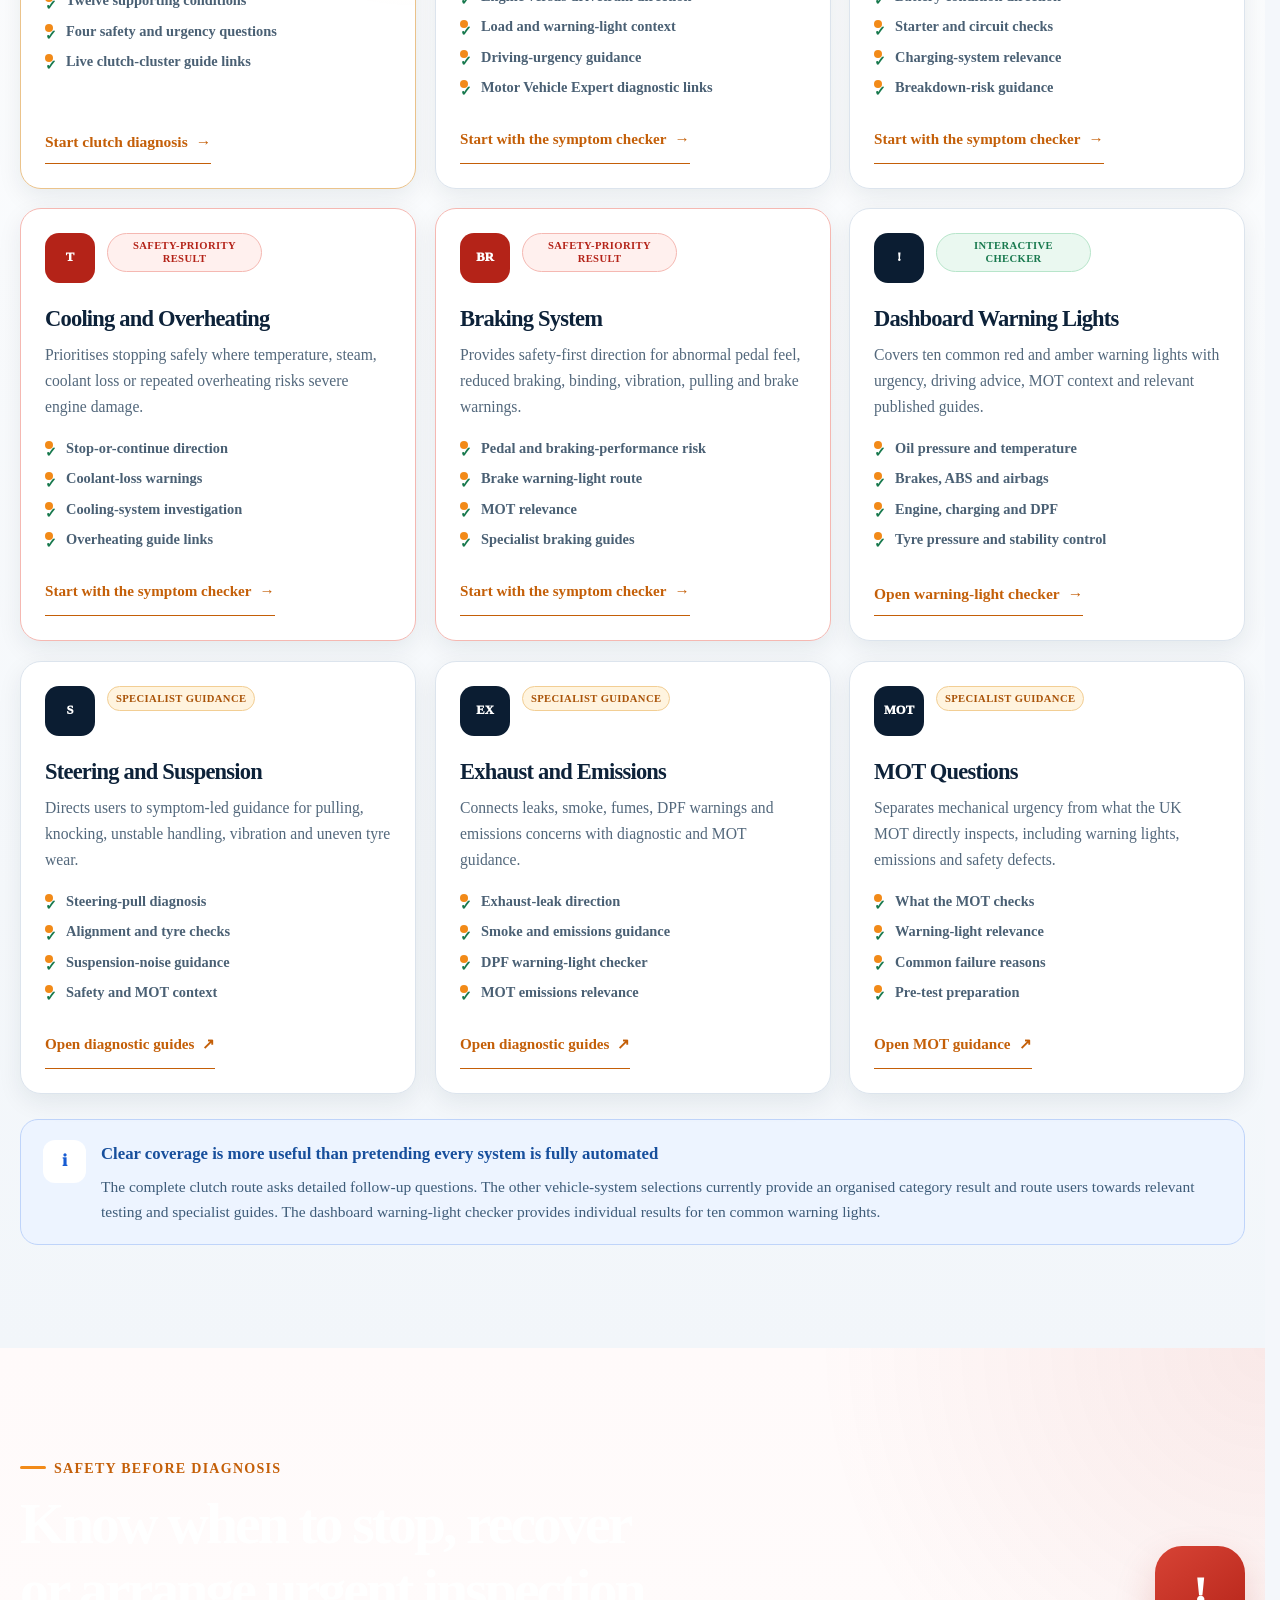
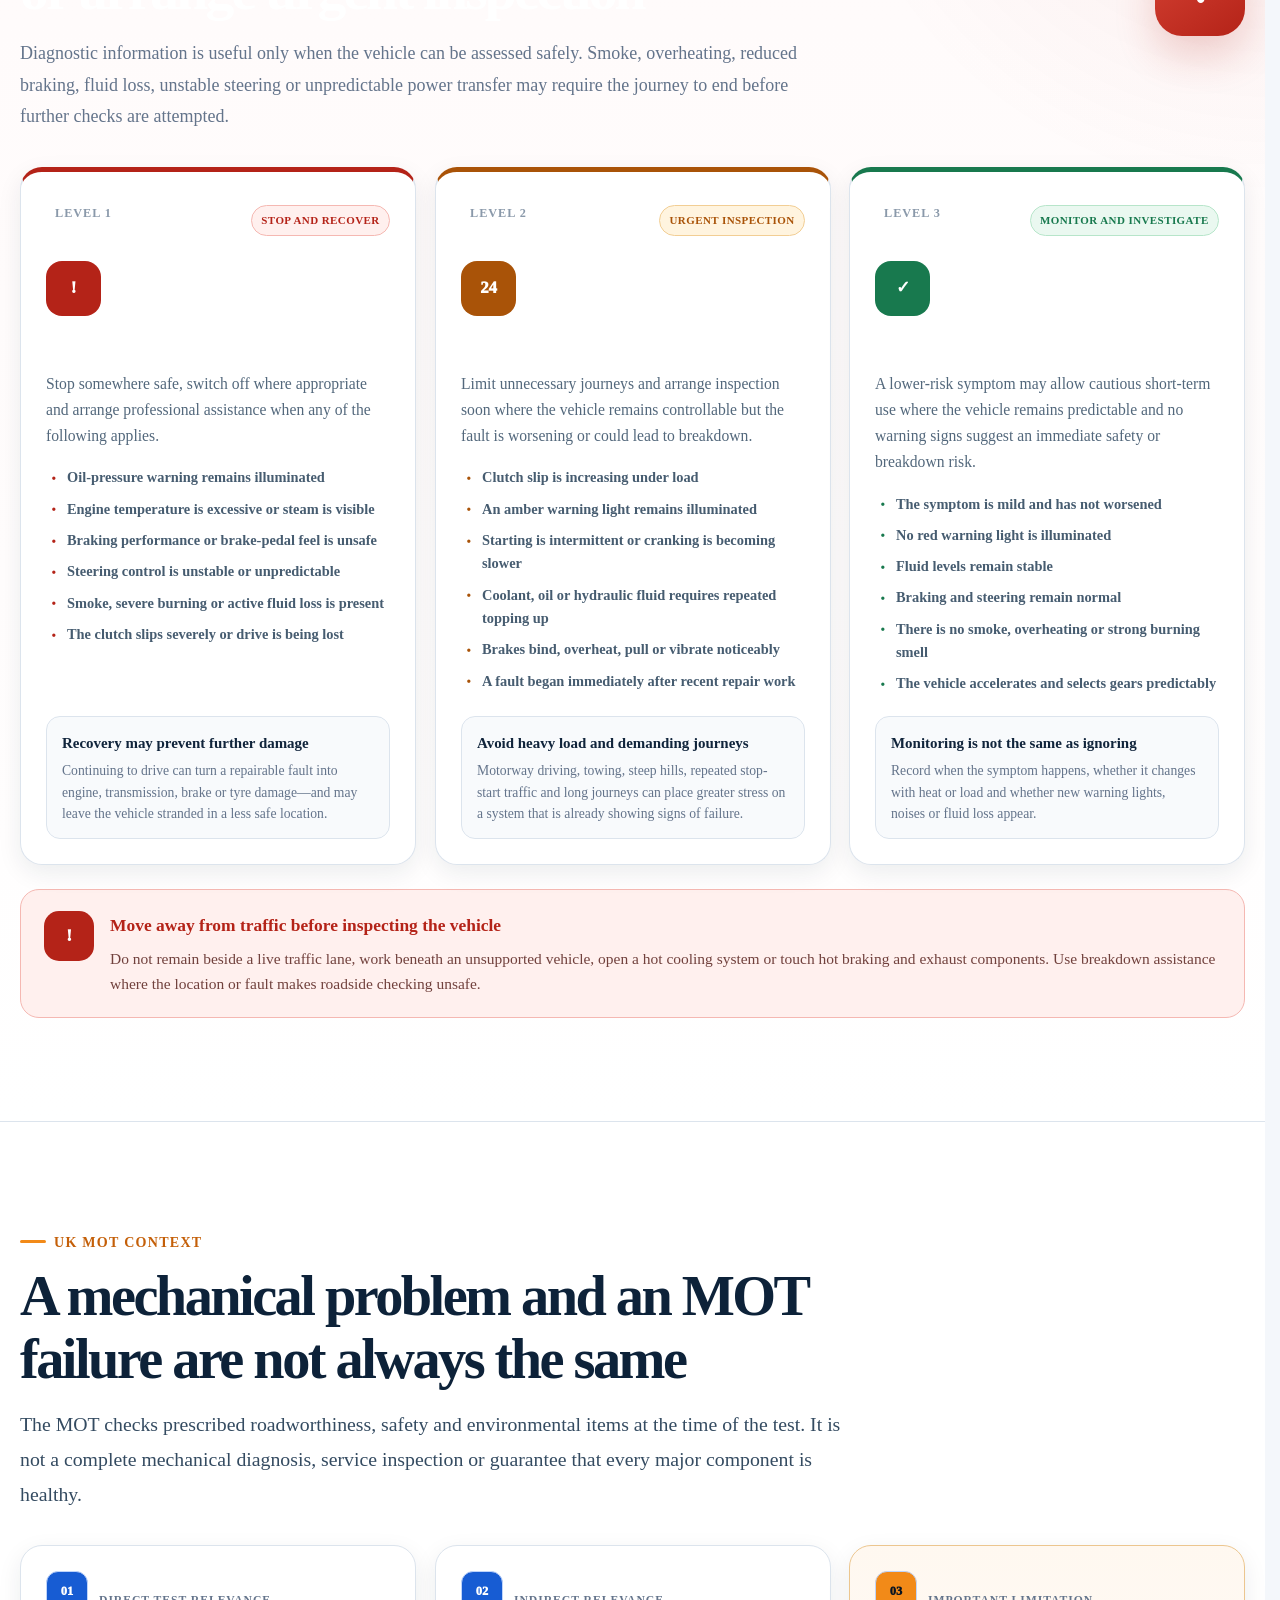
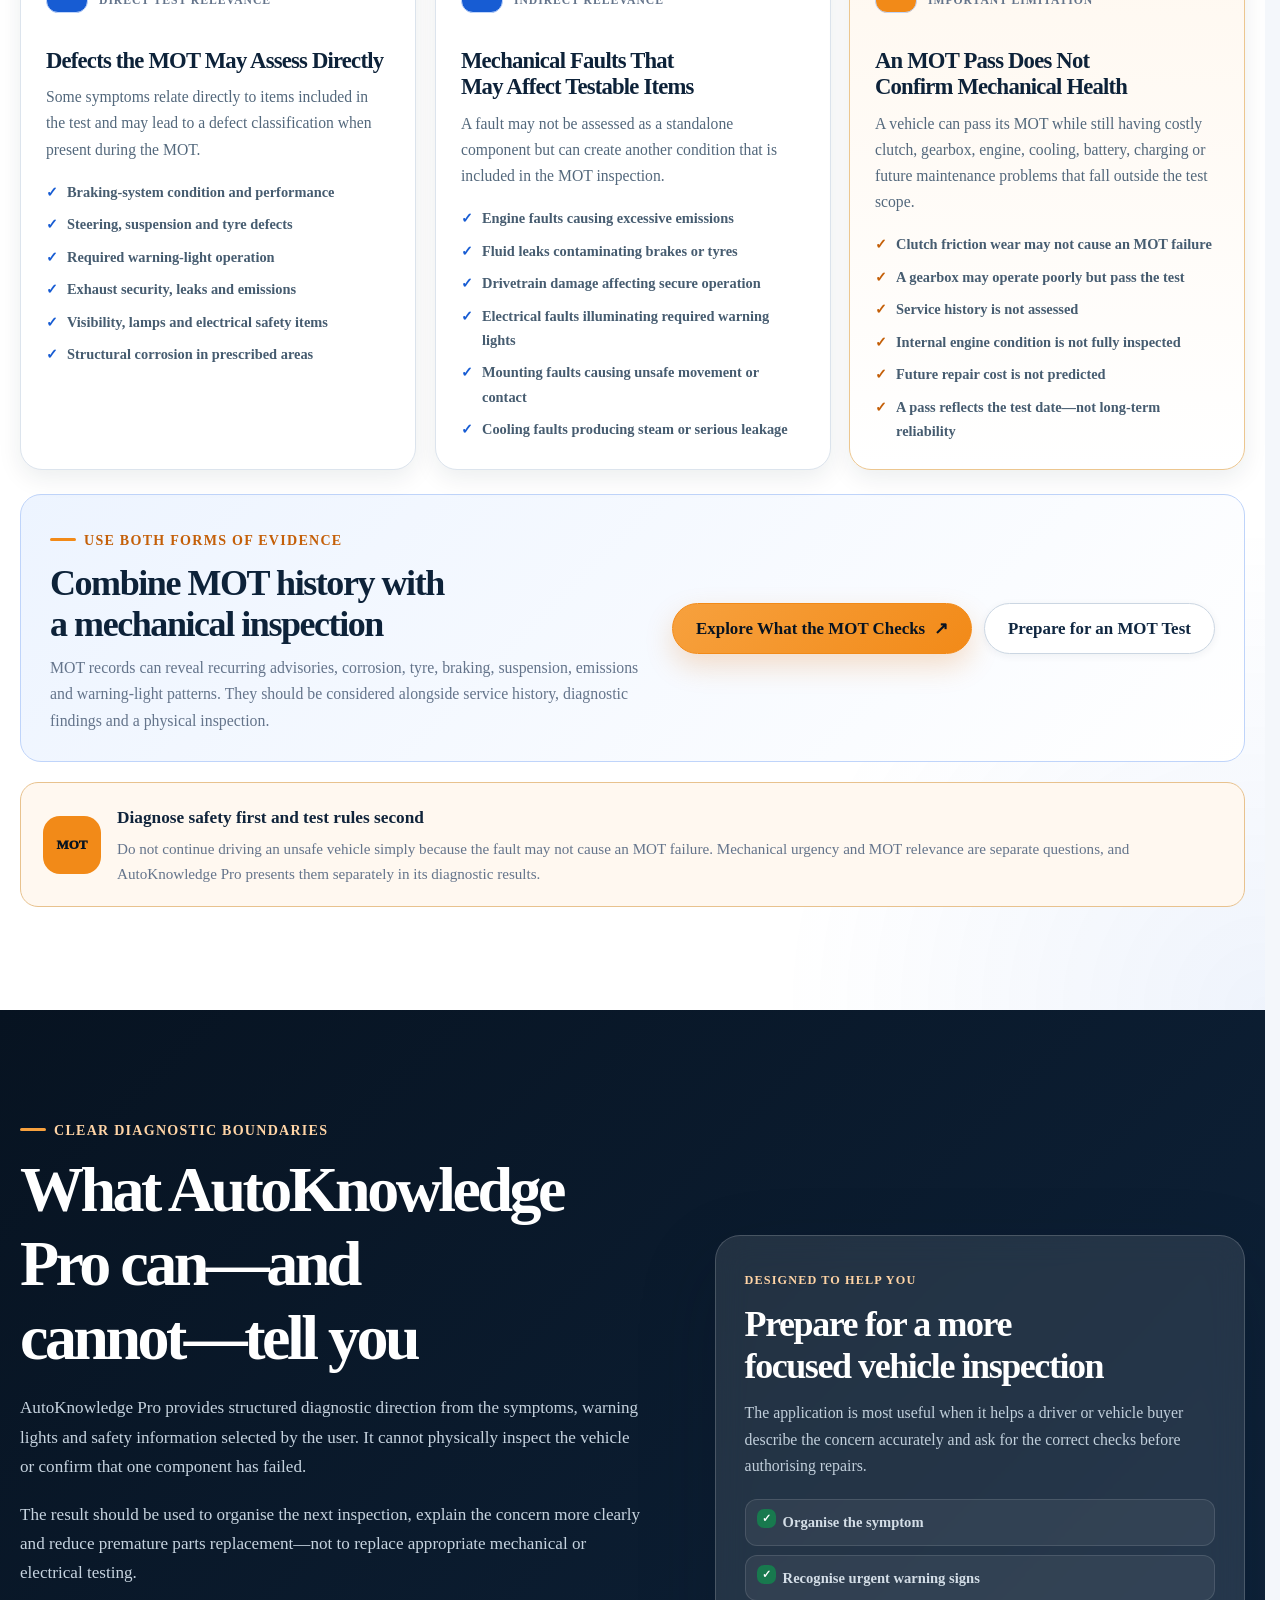
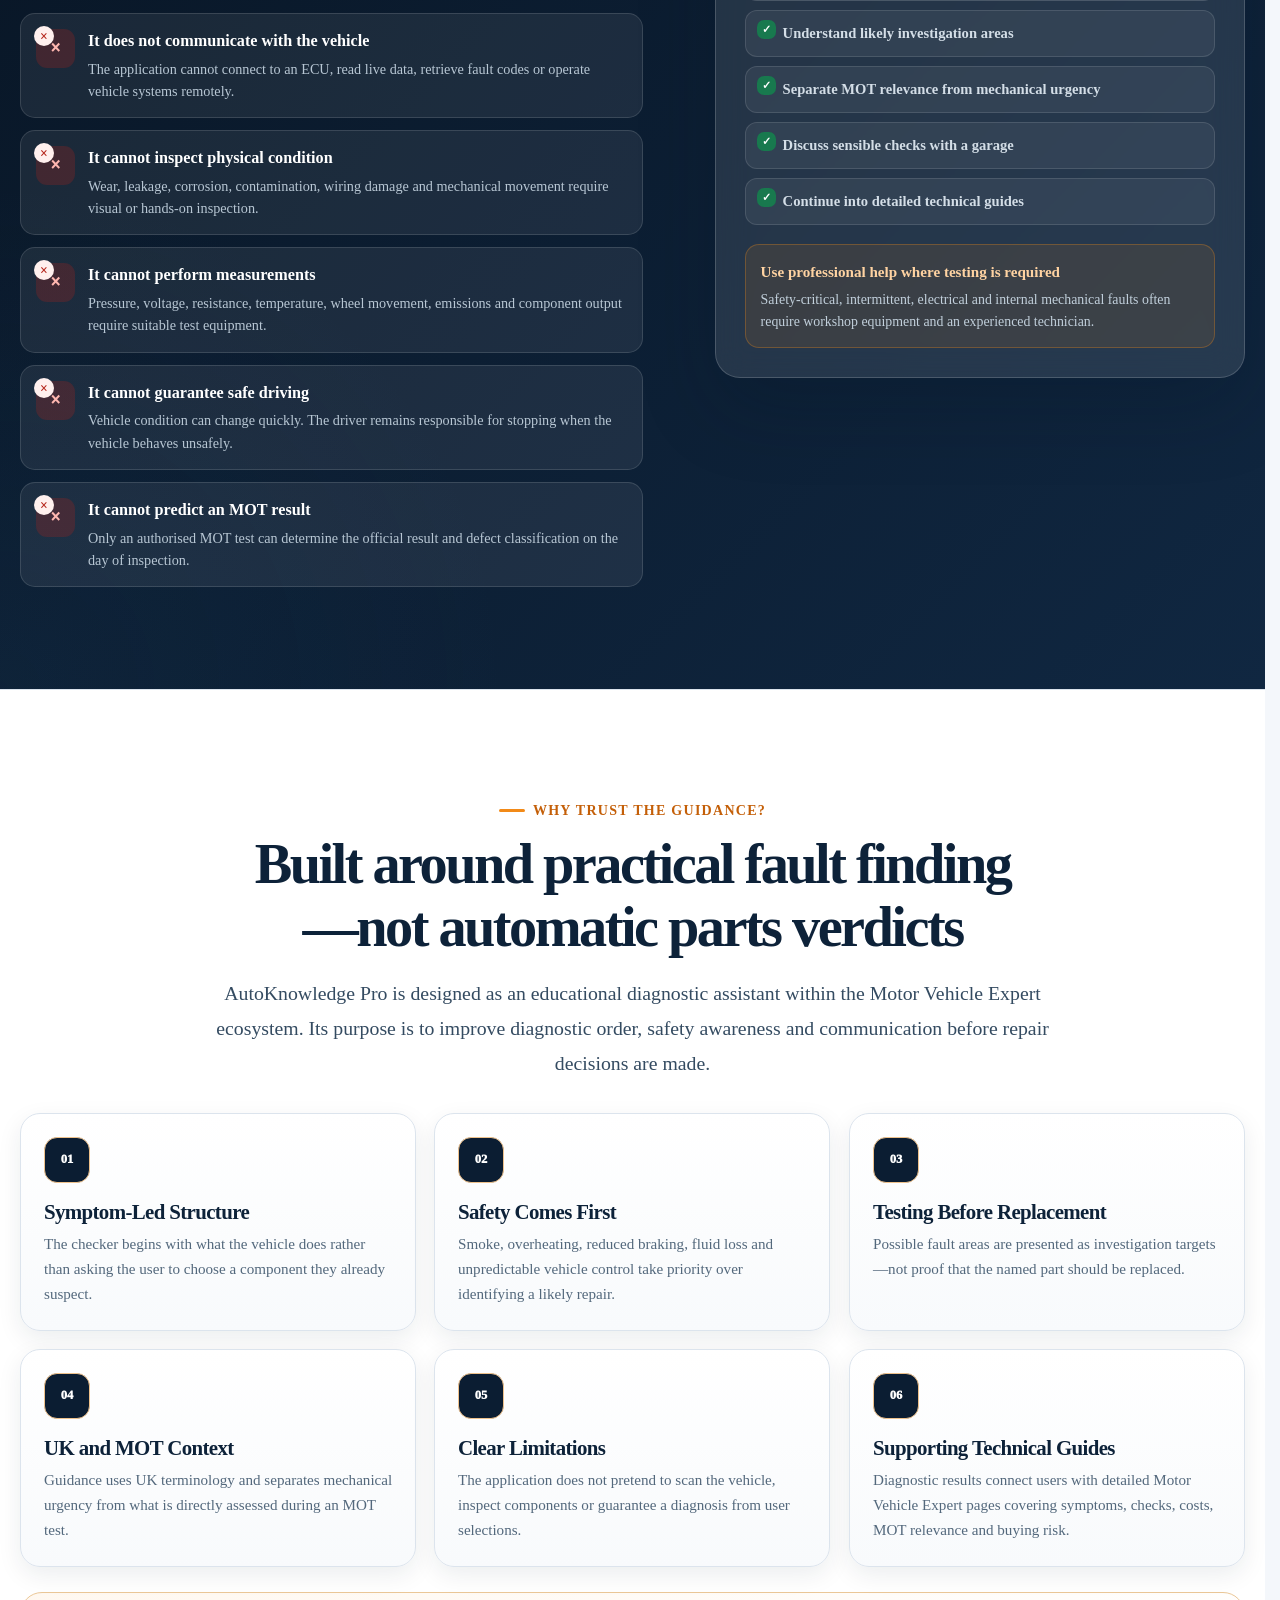
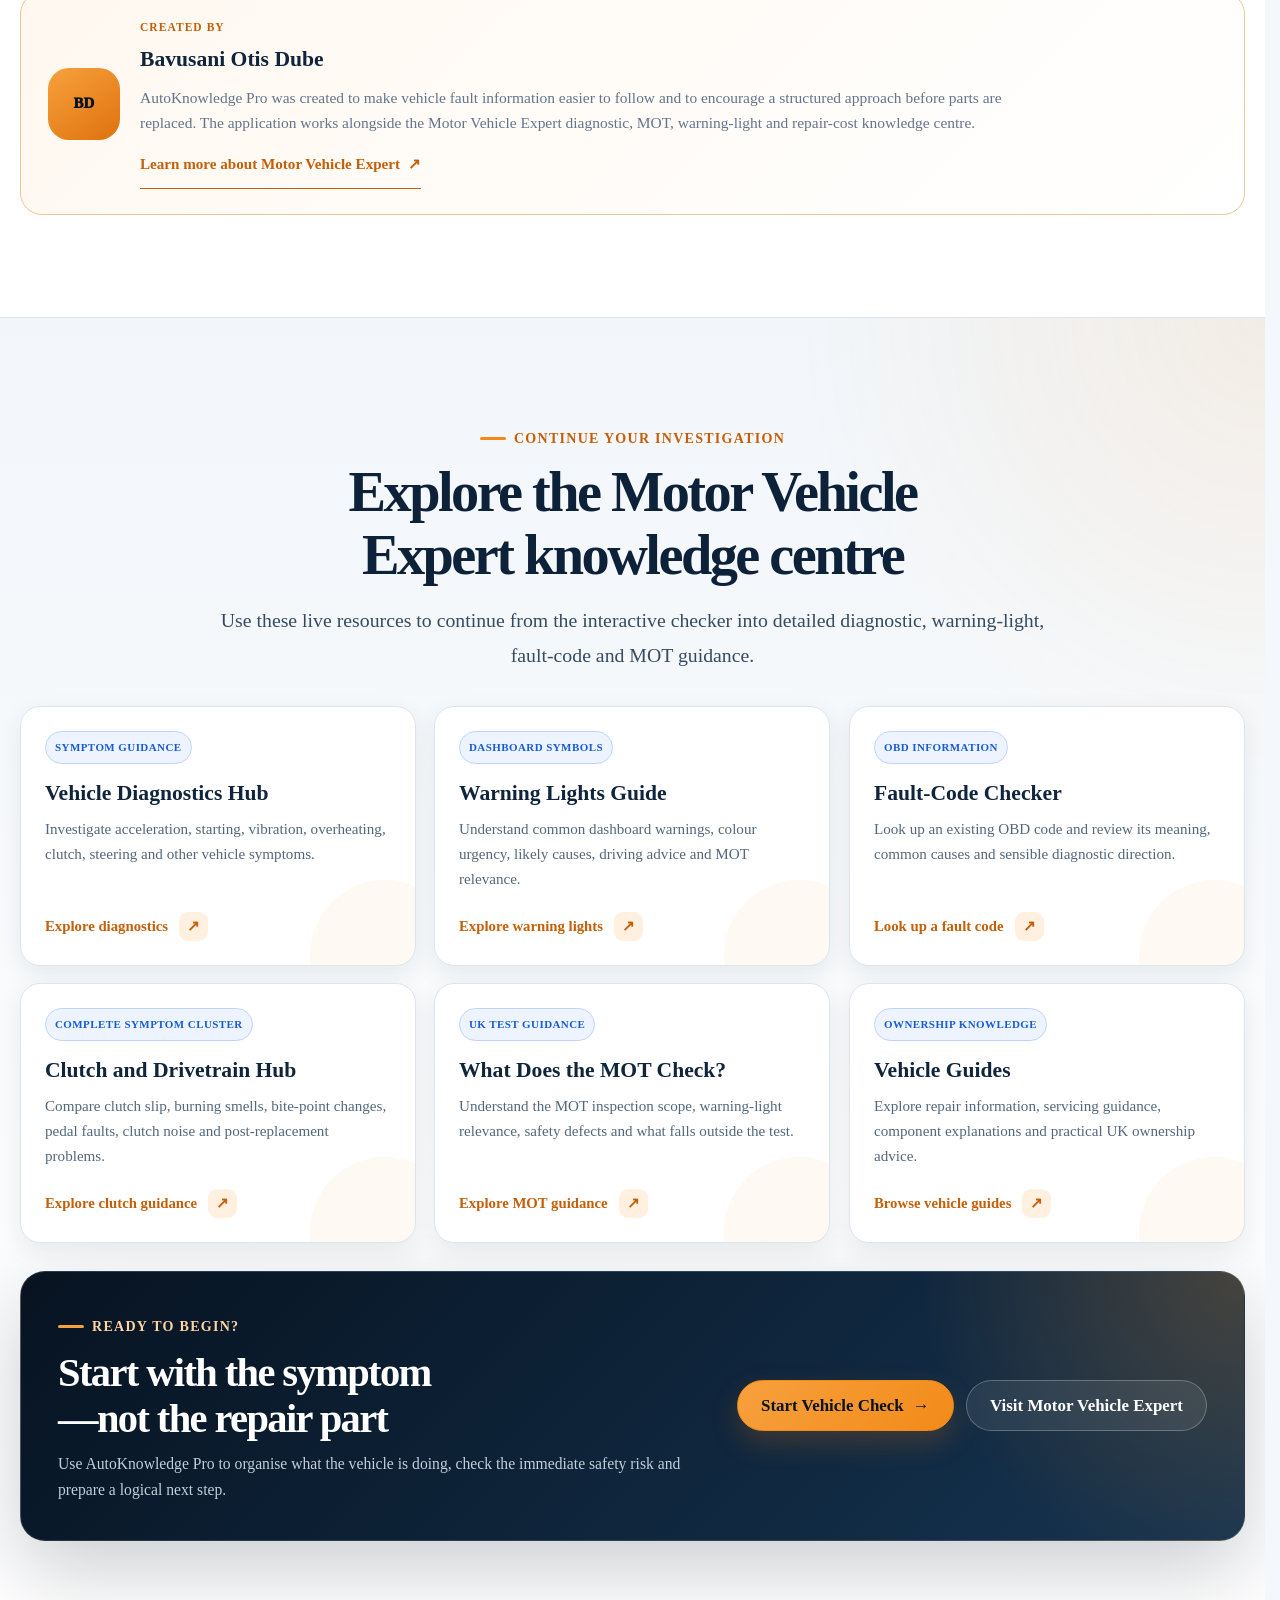
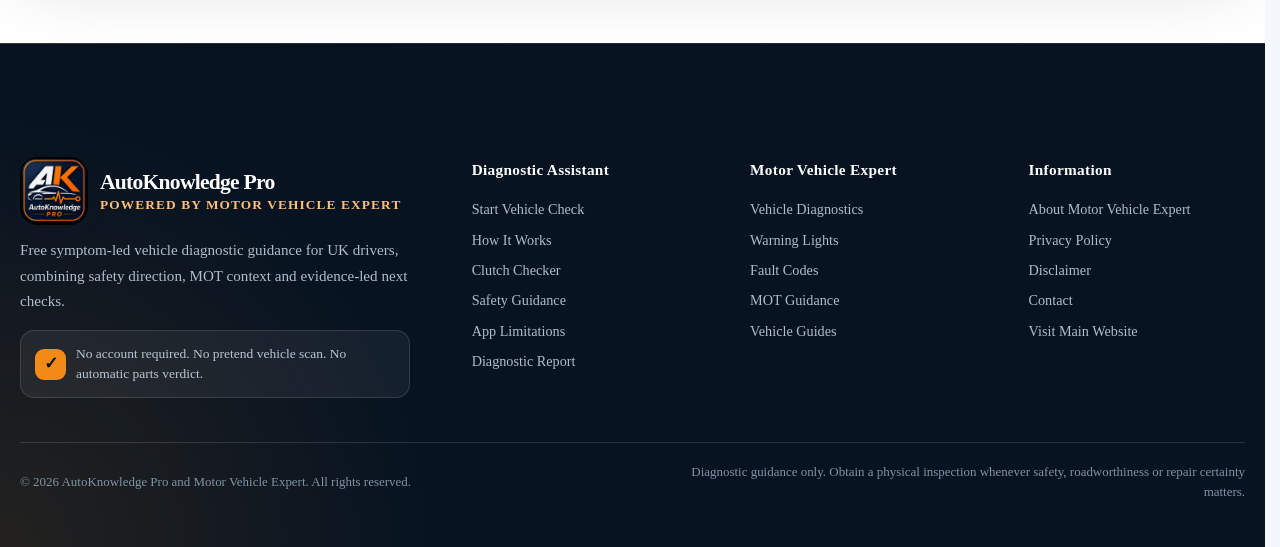
<file: AutoKnowledge-Pro-Full-index.html>
<!DOCTYPE html>
<html lang="en-GB">

<head>

  <meta charset="UTF-8" />

  <meta
    name="viewport"
    content="width=device-width, initial-scale=1.0"
  />

  <title>AutoKnowledge Pro | Free UK Vehicle Diagnostic Assistant</title>

  <meta
    name="description"
    content="Use AutoKnowledge Pro to check vehicle symptoms and dashboard warning lights. Get clear UK driving urgency, MOT relevance, possible fault areas and sensible diagnostic next steps."
  />

  <meta
    name="robots"
    content="index,follow,max-image-preview:large,max-snippet:-1,max-video-preview:-1"
  />

  <meta
    name="author"
    content="Bavusani Otis Dube"
  />

  <meta
    name="application-name"
    content="AutoKnowledge Pro"
  />

  <meta
    name="theme-color"
    content="#071321"
  />

  <meta
    name="color-scheme"
    content="light"
  />

  <link
    rel="canonical"
    href="https://bavusanidube-prog.github.io/autoknowledge-pro/"
  />

  <link
    rel="icon"
    type="image/png"
    href="favicon.png"
  />

  <link
    rel="apple-touch-icon"
    href="logo.png"
  />

  <link
    rel="stylesheet"
    href="styles.css"
  />

  <!-- ======================================================
       OPEN GRAPH
  ======================================================= -->

  <meta
    property="og:type"
    content="website"
  />

  <meta
    property="og:site_name"
    content="AutoKnowledge Pro"
  />

  <meta
    property="og:locale"
    content="en_GB"
  />

  <meta
    property="og:title"
    content="AutoKnowledge Pro | Free UK Vehicle Diagnostic Assistant"
  />

  <meta
    property="og:description"
    content="Check vehicle symptoms and dashboard warning lights with clear driving urgency, MOT relevance, possible fault areas and sensible diagnostic next steps."
  />

  <meta
    property="og:url"
    content="https://bavusanidube-prog.github.io/autoknowledge-pro/"
  />

  <meta
    property="og:image"
    content="https://bavusanidube-prog.github.io/autoknowledge-pro/logo.png"
  />

  <meta
    property="og:image:alt"
    content="AutoKnowledge Pro vehicle diagnostic assistant logo"
  />

  <!-- ======================================================
       X / TWITTER
  ======================================================= -->

  <meta
    name="twitter:card"
    content="summary"
  />

  <meta
    name="twitter:title"
    content="AutoKnowledge Pro | Free UK Vehicle Diagnostic Assistant"
  />

  <meta
    name="twitter:description"
    content="Check vehicle symptoms, warning lights, driving urgency and MOT relevance in plain English."
  />

  <meta
    name="twitter:image"
    content="https://bavusanidube-prog.github.io/autoknowledge-pro/logo.png"
  />

  <meta
    name="twitter:image:alt"
    content="AutoKnowledge Pro vehicle diagnostic assistant logo"
  />

  <!-- ======================================================
       WEB APPLICATION SCHEMA
  ======================================================= -->

  <script type="application/ld+json">
  {
    "@context": "https://schema.org",
    "@type": "WebApplication",
    "@id": "https://bavusanidube-prog.github.io/autoknowledge-pro/#application",
    "name": "AutoKnowledge Pro",
    "alternateName": "AutoKnowledge Pro UK Vehicle Diagnostic Assistant",
    "url": "https://bavusanidube-prog.github.io/autoknowledge-pro/",
    "image": "https://bavusanidube-prog.github.io/autoknowledge-pro/logo.png",
    "description": "A free UK-focused vehicle symptom and dashboard warning-light assistant providing driving urgency, MOT relevance, possible fault areas and sensible diagnostic next steps.",
    "applicationCategory": "AutomotiveApplication",
    "applicationSubCategory": "Vehicle symptom and dashboard warning-light checker",
    "operatingSystem": "Any operating system with a modern web browser",
    "browserRequirements": "Requires JavaScript and a modern web browser",
    "inLanguage": "en-GB",
    "isAccessibleForFree": true,
    "creator": {
      "@type": "Person",
      "name": "Bavusani Otis Dube",
      "url": "https://motorvehicleexpert.co.uk/about.html"
    },
    "publisher": {
      "@type": "Organization",
      "name": "Motor Vehicle Expert",
      "url": "https://motorvehicleexpert.co.uk/",
      "logo": {
        "@type": "ImageObject",
        "url": "https://motorvehicleexpert.co.uk/logo.png"
      }
    },
    "offers": {
      "@type": "Offer",
      "price": "0",
      "priceCurrency": "GBP",
      "availability": "https://schema.org/InStock"
    },
    "featureList": [
      "Vehicle symptom checker",
      "Clutch symptom checker",
      "Engine and acceleration symptom checker",
      "Battery and starting symptom checker",
      "Cooling and overheating symptom checker",
      "Braking-system symptom checker",
      "Dashboard warning-light checker",
      "Driving urgency guidance",
      "UK MOT relevance",
      "Possible fault areas",
      "Recommended diagnostic checks"
    ]
  }
  </script>

</head>

<body>

  <a
    class="skip-link"
    href="#main-content"
  >
    Skip to the diagnostic assistant
  </a>

  <!-- ======================================================
       PREMIUM APPLICATION HEADER
  ======================================================= -->

  <header class="site-header">

    <div class="app-container header-inner">

      <!-- ==================================================
           AUTOKNOWLEDGE PRO BRAND
      =================================================== -->

      <a
        class="app-brand app-brand-header"
        href="./"
        aria-label="AutoKnowledge Pro home"
      >

        <img
          src="logo.png"
          alt="AutoKnowledge Pro logo"
          class="app-logo app-logo-header"
          width="82"
          height="82"
          decoding="async"
        />

        <span class="brand-copy header-brand-copy">

          <strong>
            AutoKnowledge Pro
          </strong>

          <small>
            Powered by Motor Vehicle Expert
          </small>

        </span>

      </a>

      <!-- ==================================================
           PRIMARY NAVIGATION
      =================================================== -->

      <nav
        class="header-nav"
        aria-label="Primary navigation"
      >

        <a
          class="header-nav-link"
          href="#start-check"
        >
          Start Diagnosis
        </a>

        <a
          class="header-nav-link"
          href="#how-it-works"
        >
          How It Works
        </a>

        <a
          class="header-nav-link"
          href="https://motorvehicleexpert.co.uk/fault-codes.html"
          target="_blank"
          rel="noopener noreferrer"
        >
          Fault Codes
        </a>

        <a
          class="header-nav-link"
          href="https://motorvehicleexpert.co.uk/warning-lights.html"
          target="_blank"
          rel="noopener noreferrer"
        >
          Warning Lights
        </a>

        <a
          class="header-nav-link"
          href="https://motorvehicleexpert.co.uk/diagnostics.html"
          target="_blank"
          rel="noopener noreferrer"
        >
          Diagnostic Guides
        </a>

      </nav>

      <!-- ==================================================
           HEADER PRIMARY ACTION
      =================================================== -->

      <a
        class="button button-primary header-cta"
        href="#start-check"
      >

        <span>
          Start Check
        </span>

        <span
          class="header-cta-arrow"
          aria-hidden="true"
        >
          →
        </span>

      </a>

    </div>

  </header>

  <main id="main-content">

    <!-- ====================================================
         PREMIUM DIAGNOSTIC ASSISTANT HERO
    ===================================================== -->

    <section
      class="app-hero"
      aria-labelledby="hero-title"
    >

      <div class="app-container hero-grid">

        <!-- ==================================================
             HERO MESSAGE
        =================================================== -->

        <div class="hero-copy">

          <span class="eyebrow">
            Professional UK vehicle diagnostic assistant
          </span>

          <h1 id="hero-title">
            Understand your vehicle before replacing parts
          </h1>

          <p class="hero-lead">
            Start with a symptom or dashboard warning light. AutoKnowledge Pro
            organises possible fault areas, driving urgency, MOT relevance and
            the checks that should happen before repair parts are authorised.
          </p>

          <div class="hero-actions">

            <a
              class="button button-primary"
              href="#start-check"
            >

              <span>
                Start Diagnostic Check
              </span>

              <span aria-hidden="true">
                →
              </span>

            </a>

            <a
              class="button button-secondary"
              href="https://motorvehicleexpert.co.uk/fault-codes.html"
              target="_blank"
              rel="noopener noreferrer"
            >
              Look Up a Fault Code
            </a>

          </div>

          <!-- ================================================
               PRODUCT TRUST POINTS
          ================================================= -->

          <div
            class="hero-trust-grid"
            aria-label="AutoKnowledge Pro benefits"
          >

            <article class="hero-trust-card">

              <span
                class="hero-trust-icon"
                aria-hidden="true"
              >
                UK
              </span>

              <div>

                <strong>
                  Built for UK Drivers
                </strong>

                <p>
                  Uses UK terminology, MOT context and practical ownership
                  guidance.
                </p>

              </div>

            </article>

            <article class="hero-trust-card">

              <span
                class="hero-trust-icon"
                aria-hidden="true"
              >
                ✓
              </span>

              <div>

                <strong>
                  No Pretend Vehicle Scan
                </strong>

                <p>
                  The app never claims to communicate with your ECU or inspect
                  the vehicle remotely.
                </p>

              </div>

            </article>

            <article class="hero-trust-card">

              <span
                class="hero-trust-icon"
                aria-hidden="true"
              >
                MVE
              </span>

              <div>

                <strong>
                  Practical Diagnostic Order
                </strong>

                <p>
                  Results focus on evidence, safe next steps and testing before
                  replacement.
                </p>

              </div>

            </article>

          </div>

          <div class="hero-assurance">

            <span
              class="hero-assurance-mark"
              aria-hidden="true"
            >
              ✓
            </span>

            <p>
              Free to use, no account required and no customer or vehicle
              information requested.
            </p>

          </div>

        </div>

        <!-- ==================================================
             DIAGNOSTIC ASSISTANT PREVIEW
        =================================================== -->

        <aside
          class="hero-diagnostic-card"
          aria-labelledby="hero-card-title"
        >

          <div class="diagnostic-card-heading">

            <span
              class="status-indicator"
              aria-hidden="true"
            ></span>

            <div>

              <small>
                Guided diagnostic process
              </small>

              <strong id="hero-card-title">
                Start with what the vehicle is doing
              </strong>

            </div>

          </div>

          <div class="diagnostic-preview-list">

            <article class="diagnostic-preview-item">

              <span
                class="preview-icon"
                aria-hidden="true"
              >
                01
              </span>

              <div>

                <strong>
                  Identify the Main Concern
                </strong>

                <p>
                  Choose a vehicle symptom, dashboard warning light or existing
                  OBD fault code.
                </p>

              </div>

            </article>

            <article class="diagnostic-preview-item">

              <span
                class="preview-icon"
                aria-hidden="true"
              >
                02
              </span>

              <div>

                <strong>
                  Add the Conditions
                </strong>

                <p>
                  Record when the problem happens, whether it changes with load
                  or heat and which supporting signs are present.
                </p>

              </div>

            </article>

            <article class="diagnostic-preview-item">

              <span
                class="preview-icon"
                aria-hidden="true"
              >
                03
              </span>

              <div>

                <strong>
                  Review Diagnostic Direction
                </strong>

                <p>
                  See possible fault areas, driving urgency, MOT relevance and a
                  sensible testing order.
                </p>

              </div>

            </article>

          </div>

          <!-- ================================================
               RESULT PREVIEW
          ================================================= -->

          <div class="hero-output-panel">

            <span class="hero-output-label">
              Your guidance includes
            </span>

            <div class="hero-output-grid">

              <div>

                <span aria-hidden="true">
                  01
                </span>

                <strong>
                  Possible Fault Areas
                </strong>

              </div>

              <div>

                <span aria-hidden="true">
                  02
                </span>

                <strong>
                  Driving Urgency
                </strong>

              </div>

              <div>

                <span aria-hidden="true">
                  03
                </span>

                <strong>
                  MOT Relevance
                </strong>

              </div>

              <div>

                <span aria-hidden="true">
                  04
                </span>

                <strong>
                  Recommended Checks
                </strong>

              </div>

            </div>

          </div>

          <!-- ================================================
               HONEST LIMITATION
          ================================================= -->

          <div class="honesty-notice">

            <strong>
              Diagnostic guidance—not a confirmed repair
            </strong>

            <p>
              AutoKnowledge Pro cannot inspect components, measure pressures or
              confirm that one part has failed. Physical testing may still be
              required before repairs are authorised.
            </p>

          </div>

        </aside>

      </div>

    </section>

    <!-- ====================================================
         START YOUR DIAGNOSTIC CHECK
    ===================================================== -->

    <section
      class="checker-section"
      id="start-check"
      aria-labelledby="start-check-title"
    >

      <div class="app-container">

        <!-- ==================================================
             SECTION INTRODUCTION
        =================================================== -->

        <div class="section-heading checker-section-heading">

          <span class="eyebrow">
            Start your diagnosis
          </span>

          <h2 id="start-check-title">
            What information do you already have?
          </h2>

          <p>
            Choose the route that best matches what you know now. Start with a
            symptom when the cause is unclear, choose a dashboard warning light
            when a symbol is the main concern, or use the fault-code lookup when
            a scanner has already produced a code.
          </p>

        </div>

        <!-- ==================================================
             DIAGNOSTIC ENTRY ROUTES
        =================================================== -->

        <div
          class="checker-route-grid"
          role="list"
          aria-label="Diagnostic checker routes"
        >

          <!-- ================================================
               ROUTE 1 — VEHICLE SYMPTOM
          ================================================= -->

          <article
            class="checker-route-card checker-route-primary"
            role="listitem"
          >

            <div class="route-card-top">

              <span
                class="route-number"
                aria-hidden="true"
              >
                01
              </span>

              <span class="route-status">
                Recommended starting point
              </span>

            </div>

            <div
              class="route-icon"
              aria-hidden="true"
            >
              ?
            </div>

            <h3>
              Check a Vehicle Symptom
            </h3>

            <p>
              Start with what the vehicle is doing. This route helps organise
              clutch problems, poor acceleration, starting faults, overheating,
              brake concerns and other common symptoms.
            </p>

            <ul class="route-feature-list">

              <li>
                Guided follow-up questions
              </li>

              <li>
                Possible fault areas
              </li>

              <li>
                Driving urgency
              </li>

              <li>
                UK MOT relevance
              </li>

            </ul>

            <button
              class="button button-primary route-button"
              type="button"
              data-checker-route="symptom"
              aria-controls="symptom-checker"
              aria-expanded="false"
            >
              <span>
                Start Symptom Check
              </span>

              <span aria-hidden="true">
                →
              </span>
            </button>

          </article>

          <!-- ================================================
               ROUTE 2 — DASHBOARD WARNING LIGHT
          ================================================= -->

          <article
            class="checker-route-card"
            role="listitem"
          >

            <div class="route-card-top">

              <span
                class="route-number"
                aria-hidden="true"
              >
                02
              </span>

              <span class="route-status route-status-warning">
                Safety and urgency
              </span>

            </div>

            <div
              class="route-icon route-icon-warning"
              aria-hidden="true"
            >
              !
            </div>

            <h3>
              Check a Warning Light
            </h3>

            <p>
              Select the dashboard light you have seen and review its urgency,
              possible causes, driving advice, MOT implications and relevant
              Motor Vehicle Expert guidance.
            </p>

            <ul class="route-feature-list">

              <li>
                Red and amber urgency
              </li>

              <li>
                Stop-or-continue guidance
              </li>

              <li>
                Common fault areas
              </li>

              <li>
                Relevant specialist guides
              </li>

            </ul>

            <button
              class="button button-secondary route-button"
              type="button"
              data-checker-route="warning-light"
              aria-controls="warning-light-checker"
              aria-expanded="false"
            >
              <span>
                Check a Warning Light
              </span>

              <span aria-hidden="true">
                →
              </span>
            </button>

          </article>

          <!-- ================================================
               ROUTE 3 — EXISTING OBD FAULT CODE
          ================================================= -->

          <article
            class="checker-route-card"
            role="listitem"
          >

            <div class="route-card-top">

              <span
                class="route-number"
                aria-hidden="true"
              >
                03
              </span>

              <span class="route-status route-status-code">
                Scanner code available
              </span>

            </div>

            <div
              class="route-icon route-icon-code"
              aria-hidden="true"
            >
              P
            </div>

            <h3>
              Look Up an OBD Fault Code
            </h3>

            <p>
              Already have a code such as P0299 or P0420? Open the existing
              Motor Vehicle Expert fault-code checker to review the code meaning,
              common causes and recommended diagnostic direction.
            </p>

            <ul class="route-feature-list">

              <li>
                Code meaning
              </li>

              <li>
                Common causes
              </li>

              <li>
                Diagnostic testing direction
              </li>

              <li>
                Published fault-code guides
              </li>

            </ul>

            <a
              class="button button-secondary route-button"
              href="https://motorvehicleexpert.co.uk/fault-codes.html"
              target="_blank"
              rel="noopener noreferrer"
            >
              <span>
                Open Fault-Code Lookup
              </span>

              <span aria-hidden="true">
                ↗
              </span>
            </a>

          </article>

        </div>

        <!-- ==================================================
             ROUTE-SELECTION GUIDANCE
        =================================================== -->

        <div class="checker-trust-note">

          <span
            class="checker-trust-icon"
            aria-hidden="true"
          >
            i
          </span>

          <div>

            <strong>
              Not sure which route to choose?
            </strong>

            <p>
              Start with the vehicle symptom checker when you do not have a fault
              code. Choose the warning-light checker when a dashboard symbol is
              the main concern. Use the fault-code lookup only when a scanner
              has already provided a code.
            </p>

          </div>

        </div>

        <!-- ==================================================
             DIAGNOSTIC PRINCIPLES
        =================================================== -->

        <div
          class="checker-principles"
          aria-label="Diagnostic assistant principles"
        >

          <article>

            <span aria-hidden="true">
              01
            </span>

            <div>

              <strong>
                Start with evidence
              </strong>

              <p>
                Describe what the vehicle does before deciding which component
                may have failed.
              </p>

            </div>

          </article>

          <article>

            <span aria-hidden="true">
              02
            </span>

            <div>

              <strong>
                Prioritise safety
              </strong>

              <p>
                Smoke, overheating, fluid loss, poor braking or unpredictable
                vehicle control may require stopping immediately.
              </p>

            </div>

          </article>

          <article>

            <span aria-hidden="true">
              03
            </span>

            <div>

              <strong>
                Test before replacing
              </strong>

              <p>
                Symptoms, warning lights and fault codes provide direction; they
                do not automatically prove that a particular part has failed.
              </p>

            </div>

          </article>

        </div>

      </div>

    </section>

    <!-- ====================================================
         DIAGNOSTIC ASSISTANT WORKSPACE
    ===================================================== -->

    <section
      class="checker-workspace"
      aria-label="Vehicle diagnostic assistant"
    >

      <div class="app-container">

        <!-- ==================================================
             CHECKER PROGRESS
        =================================================== -->

        <div
          class="checker-progress"
          id="checker-progress"
          hidden
          aria-label="Diagnostic check progress"
        >

          <div class="progress-heading">

            <div>

              <span class="progress-eyebrow">
                Guided vehicle check
              </span>

              <strong id="progress-title">
                Vehicle symptom diagnosis
              </strong>

            </div>

            <span id="progress-status">
              Step 1 of 4
            </span>

          </div>

          <div
            class="progress-track"
            role="progressbar"
            aria-labelledby="progress-title"
            aria-valuemin="1"
            aria-valuemax="4"
            aria-valuenow="1"
          >

            <span
              class="progress-fill"
              id="progress-fill"
            ></span>

          </div>

          <div
            class="progress-steps"
            aria-hidden="true"
          >

            <span class="progress-step progress-step-active">
              System
            </span>

            <span class="progress-step">
              Symptom
            </span>

            <span class="progress-step">
              Conditions
            </span>

            <span class="progress-step">
              Safety
            </span>

          </div>

        </div>

        <!-- ==================================================
             VEHICLE SYMPTOM CHECKER
        =================================================== -->

        <section
          class="diagnostic-checker"
          id="symptom-checker"
          aria-labelledby="symptom-checker-title"
          hidden
        >

          <!-- ================================================
               CHECKER HEADER
          ================================================= -->

          <header class="checker-panel-heading">

            <div>

              <span class="eyebrow">
                Guided symptom diagnosis
              </span>

              <h2 id="symptom-checker-title">
                Which vehicle system best matches the problem?
              </h2>

              <p>
                Choose the system most closely connected to the first symptom
                you noticed. Do not select a part simply because you suspect it
                may have failed.
              </p>

            </div>

            <button
              class="text-button"
              type="button"
              data-checker-close
            >
              Close Checker
            </button>

          </header>

          <!-- ================================================
               STEP 1 — VEHICLE SYSTEM
          ================================================= -->

          <div
            class="checker-step"
            id="symptom-step-system"
            data-checker-step="1"
          >

            <div class="step-heading">

              <span class="step-label">
                Step 1 of 4
              </span>

              <h3>
                What area of the vehicle is causing concern?
              </h3>

              <p>
                Select one main category. Some systems provide a complete
                interactive pathway, while others direct you to the strongest
                supporting Motor Vehicle Expert guidance.
              </p>

            </div>

            <fieldset class="checker-fieldset">

              <legend>
                Choose the main vehicle system
              </legend>

              <div class="choice-card-grid choice-card-grid-large">

                <!-- ==========================================
                     CLUTCH AND MANUAL GEARBOX
                =========================================== -->

                <label class="choice-card choice-card-featured">

                  <input
                    type="radio"
                    name="vehicle-system"
                    value="clutch"
                  />

                  <span
                    class="choice-card-icon"
                    aria-hidden="true"
                  >
                    C
                  </span>

                  <span class="choice-card-copy">

                    <span class="choice-card-heading">

                      <strong>
                        Clutch and Manual Gearbox
                      </strong>

                      <span class="choice-badge">
                        Complete pathway
                      </span>

                    </span>

                    <small>
                      Clutch slip, burning smells, high bite point, pedal
                      pressure loss, slow pedal return, release-system noise or
                      pull-away judder.
                    </small>

                    <span class="choice-card-detail">
                      Eight clutch symptom routes with operating-condition and
                      safety questions.
                    </span>

                  </span>

                </label>

                <!-- ==========================================
                     ENGINE AND ACCELERATION
                =========================================== -->

                <label class="choice-card">

                  <input
                    type="radio"
                    name="vehicle-system"
                    value="engine"
                  />

                  <span
                    class="choice-card-icon"
                    aria-hidden="true"
                  >
                    E
                  </span>

                  <span class="choice-card-copy">

                    <span class="choice-card-heading">

                      <strong>
                        Engine and Acceleration
                      </strong>

                      <span class="choice-badge">
                        Complete pathway
                      </span>

                    </span>

                    <small>
                      Poor acceleration, hesitation, stuttering, power loss,
                      smoke, rough running or engine performance that changes
                      under load.
                    </small>

                    <span class="choice-card-detail">
                      Helps separate engine power loss from clutch or
                      transmission torque-transfer problems.
                    </span>

                  </span>

                </label>

                <!-- ==========================================
                     BATTERY AND STARTING
                =========================================== -->

                <label class="choice-card">

                  <input
                    type="radio"
                    name="vehicle-system"
                    value="starting"
                  />

                  <span
                    class="choice-card-icon"
                    aria-hidden="true"
                  >
                    B
                  </span>

                  <span class="choice-card-copy">

                    <span class="choice-card-heading">

                      <strong>
                        Battery and Starting
                      </strong>

                      <span class="choice-badge">
                        Complete pathway
                      </span>

                    </span>

                    <small>
                      No crank, slow cranking, repeated clicking, intermittent
                      starting, flat-battery symptoms or charging concerns.
                    </small>

                    <span class="choice-card-detail">
                      Separates no-crank, slow-crank and normal-crank conditions
                      before parts are replaced.
                    </span>

                  </span>

                </label>

                <!-- ==========================================
                     COOLING AND OVERHEATING
                =========================================== -->

                <label class="choice-card choice-card-safety">

                  <input
                    type="radio"
                    name="vehicle-system"
                    value="cooling"
                  />

                  <span
                    class="choice-card-icon"
                    aria-hidden="true"
                  >
                    T
                  </span>

                  <span class="choice-card-copy">

                    <span class="choice-card-heading">

                      <strong>
                        Cooling and Overheating
                      </strong>

                      <span class="choice-badge choice-badge-warning">
                        Safety priority
                      </span>

                    </span>

                    <small>
                      High engine temperature, coolant loss, steam, heater
                      faults, cooling-fan concerns or repeated overheating.
                    </small>

                    <span class="choice-card-detail">
                      Serious overheating guidance takes priority over continued
                      diagnosis or driving.
                    </span>

                  </span>

                </label>

                <!-- ==========================================
                     BRAKES
                =========================================== -->

                <label class="choice-card choice-card-safety">

                  <input
                    type="radio"
                    name="vehicle-system"
                    value="brakes"
                  />

                  <span
                    class="choice-card-icon"
                    aria-hidden="true"
                  >
                    BR
                  </span>

                  <span class="choice-card-copy">

                    <span class="choice-card-heading">

                      <strong>
                        Braking System
                      </strong>

                      <span class="choice-badge choice-badge-warning">
                        Safety priority
                      </span>

                    </span>

                    <small>
                      Reduced braking, soft or sinking pedal, noise, vibration,
                      pulling, binding brakes, overheating or brake warning
                      lights.
                    </small>

                    <span class="choice-card-detail">
                      Unsafe pedal feel or reduced braking performance requires
                      stopping and professional inspection.
                    </span>

                  </span>

                </label>

                <!-- ==========================================
                     STEERING AND SUSPENSION
                =========================================== -->

                <label class="choice-card">

                  <input
                    type="radio"
                    name="vehicle-system"
                    value="steering"
                  />

                  <span
                    class="choice-card-icon"
                    aria-hidden="true"
                  >
                    S
                  </span>

                  <span class="choice-card-copy">

                    <span class="choice-card-heading">

                      <strong>
                        Steering and Suspension
                      </strong>

                      <span class="choice-badge choice-badge-muted">
                        Specialist guides
                      </span>

                    </span>

                    <small>
                      Steering pull, knocking, vibration, unstable handling,
                      uneven tyre wear or suspension-related concerns.
                    </small>

                    <span class="choice-card-detail">
                      Opens symptom-led diagnostic guidance for physical
                      steering, tyre and suspension checks.
                    </span>

                  </span>

                </label>

                <!-- ==========================================
                     EXHAUST AND EMISSIONS
                =========================================== -->

                <label class="choice-card">

                  <input
                    type="radio"
                    name="vehicle-system"
                    value="exhaust"
                  />

                  <span
                    class="choice-card-icon"
                    aria-hidden="true"
                  >
                    EX
                  </span>

                  <span class="choice-card-copy">

                    <span class="choice-card-heading">

                      <strong>
                        Exhaust and Emissions
                      </strong>

                      <span class="choice-badge choice-badge-muted">
                        Specialist guides
                      </span>

                    </span>

                    <small>
                      Exhaust leaks, unusual smoke, emissions warnings, DPF
                      concerns, fumes, rattles or abnormal exhaust smells.
                    </small>

                    <span class="choice-card-detail">
                      Connects the symptom with exhaust, engine-management and
                      MOT emissions guidance.
                    </span>

                  </span>

                </label>

                <!-- ==========================================
                     MOT CONCERN
                =========================================== -->

                <label class="choice-card">

                  <input
                    type="radio"
                    name="vehicle-system"
                    value="mot"
                  />

                  <span
                    class="choice-card-icon"
                    aria-hidden="true"
                  >
                    MOT
                  </span>

                  <span class="choice-card-copy">

                    <span class="choice-card-heading">

                      <strong>
                        MOT Concern
                      </strong>

                      <span class="choice-badge choice-badge-muted">
                        MOT guidance
                      </span>

                    </span>

                    <small>
                      Check whether a warning light, visible defect, vehicle
                      symptom or known mechanical problem may affect an MOT.
                    </small>

                    <span class="choice-card-detail">
                      Separates mechanical urgency from what is directly
                      assessed during the UK MOT test.
                    </span>

                  </span>

                </label>

              </div>

            </fieldset>

            <!-- ==============================================
                 STEP GUIDANCE
            =============================================== -->

            <div class="checker-note">

              <span
                class="checker-note-icon"
                aria-hidden="true"
              >
                i
              </span>

              <div>

                <strong>
                  Choose the system linked to the first clear symptom
                </strong>

                <p>
                  For example, engine revs rising without matching acceleration
                  belongs under clutch and manual gearbox. An engine that cannot
                  raise its revs smoothly belongs under engine and acceleration.
                </p>

              </div>

            </div>

            <!-- ==============================================
                 STEP ACTION
            =============================================== -->

            <div class="checker-actions">

              <button
                class="button button-primary"
                id="system-continue"
                type="button"
                disabled
              >
                <span>
                  Continue
                </span>

                <span aria-hidden="true">
                  →
                </span>
              </button>

            </div>

          </div>

          <!-- ================================================
               STEP 2 — MAIN CLUTCH SYMPTOM
          ================================================= -->

          <div
            class="checker-step"
            id="clutch-step-symptom"
            data-checker-step="2"
            hidden
          >

            <div class="step-heading">

              <span class="step-label">
                Step 2 of 4
              </span>

              <h3>
                What is the main clutch symptom?
              </h3>

              <p>
                Choose the symptom the driver notices first. Supporting signs
                such as heat, noise, judder and fluid loss can be added in the
                next step.
              </p>

            </div>

            <fieldset class="checker-fieldset">

              <legend class="visually-hidden">
                Choose the main clutch symptom
              </legend>

              <div class="choice-card-grid">

                <!-- ==========================================
                     CLUTCH SLIP OR REV FLARE
                =========================================== -->

                <label class="choice-card choice-card-featured">

                  <input
                    type="radio"
                    name="clutch-symptom"
                    value="slipping"
                  />

                  <span
                    class="choice-card-icon"
                    aria-hidden="true"
                  >
                    RPM
                  </span>

                  <span class="choice-card-copy">

                    <span class="choice-card-heading">

                      <strong>
                        Clutch Slips or Engine Revs Flare
                      </strong>

                      <span class="choice-badge">
                        Torque transfer
                      </span>

                    </span>

                    <small>
                      Engine RPM rises quickly, but road speed does not increase
                      by the expected amount.
                    </small>

                    <span class="choice-card-detail">
                      Often most noticeable in higher gears, during overtaking,
                      uphill acceleration or under heavy load.
                    </span>

                  </span>

                </label>

                <!-- ==========================================
                     BURNING CLUTCH SMELL
                =========================================== -->

                <label class="choice-card">

                  <input
                    type="radio"
                    name="clutch-symptom"
                    value="burning-smell"
                  />

                  <span
                    class="choice-card-icon"
                    aria-hidden="true"
                  >
                    HOT
                  </span>

                  <span class="choice-card-copy">

                    <span class="choice-card-heading">

                      <strong>
                        Burning Clutch Smell
                      </strong>

                      <span class="choice-badge choice-badge-warning">
                        Heat symptom
                      </span>

                    </span>

                    <small>
                      A sharp, hot friction smell appears after traffic,
                      manoeuvring, reversing, hill starts or acceleration.
                    </small>

                    <span class="choice-card-detail">
                      The heat source must be separated from binding brakes,
                      leaking oil, electrical faults and slipping belts.
                    </span>

                  </span>

                </label>

                <!-- ==========================================
                     HIGH CLUTCH BITE POINT
                =========================================== -->

                <label class="choice-card">

                  <input
                    type="radio"
                    name="clutch-symptom"
                    value="high-bite-point"
                  />

                  <span
                    class="choice-card-icon"
                    aria-hidden="true"
                  >
                    ↑
                  </span>

                  <span class="choice-card-copy">

                    <span class="choice-card-heading">

                      <strong>
                        High Clutch Bite Point
                      </strong>

                      <span class="choice-badge choice-badge-secondary">
                        Engagement point
                      </span>

                    </span>

                    <small>
                      The clutch begins to engage close to the top of the pedal
                      travel.
                    </small>

                    <span class="choice-card-detail">
                      Pedal position alone does not prove clutch wear; cable,
                      hydraulic and release-system operation must also be
                      assessed.
                    </span>

                  </span>

                </label>

                <!-- ==========================================
                     CLUTCH PEDAL STUCK DOWN
                =========================================== -->

                <label class="choice-card choice-card-safety">

                  <input
                    type="radio"
                    name="clutch-symptom"
                    value="pedal-stuck-down"
                  />

                  <span
                    class="choice-card-icon"
                    aria-hidden="true"
                  >
                    ↓
                  </span>

                  <span class="choice-card-copy">

                    <span class="choice-card-heading">

                      <strong>
                        Clutch Pedal Stays Down
                      </strong>

                      <span class="choice-badge choice-badge-warning">
                        Release fault
                      </span>

                    </span>

                    <small>
                      The pedal remains near the floor, returns slowly or must be
                      lifted back up with the driver's foot.
                    </small>

                    <span class="choice-card-detail">
                      Hydraulic pressure loss, cable faults, return springs or
                      release-mechanism binding may be involved.
                    </span>

                  </span>

                </label>

                <!-- ==========================================
                     PEDAL GOES TO THE FLOOR
                =========================================== -->

                <label class="choice-card choice-card-safety">

                  <input
                    type="radio"
                    name="clutch-symptom"
                    value="pedal-floor"
                  />

                  <span
                    class="choice-card-icon"
                    aria-hidden="true"
                  >
                    0
                  </span>

                  <span class="choice-card-copy">

                    <span class="choice-card-heading">

                      <strong>
                        Clutch Pedal Goes to the Floor
                      </strong>

                      <span class="choice-badge choice-badge-warning">
                        Pressure loss
                      </span>

                    </span>

                    <small>
                      The pedal suddenly loses resistance, feels unusually light
                      or no longer operates the clutch correctly.
                    </small>

                    <span class="choice-card-detail">
                      A hydraulic leak, failed cylinder, broken cable or release
                      mechanism fault may prevent safe gear selection.
                    </span>

                  </span>

                </label>

                <!-- ==========================================
                     NOISE WHEN THE PEDAL IS PRESSED
                =========================================== -->

                <label class="choice-card">

                  <input
                    type="radio"
                    name="clutch-symptom"
                    value="noise-pressed"
                  />

                  <span
                    class="choice-card-icon"
                    aria-hidden="true"
                  >
                    SND
                  </span>

                  <span class="choice-card-copy">

                    <span class="choice-card-heading">

                      <strong>
                        Noise When Pressing the Clutch
                      </strong>

                      <span class="choice-badge choice-badge-secondary">
                        Sound diagnosis
                      </span>

                    </span>

                    <small>
                      Squealing, rumbling, grinding, chirping or clicking changes
                      when the clutch pedal is pressed or released.
                    </small>

                    <span class="choice-card-detail">
                      Release bearing, clutch fork, pivot, pressure plate and
                      gearbox-input components may require comparison.
                    </span>

                  </span>

                </label>

                <!-- ==========================================
                     PULL-AWAY JUDDER
                =========================================== -->

                <label class="choice-card">

                  <input
                    type="radio"
                    name="clutch-symptom"
                    value="pull-away-judder"
                  />

                  <span
                    class="choice-card-icon"
                    aria-hidden="true"
                  >
                    J
                  </span>

                  <span class="choice-card-copy">

                    <span class="choice-card-heading">

                      <strong>
                        Judder When Pulling Away
                      </strong>

                      <span class="choice-badge choice-badge-secondary">
                        Engagement vibration
                      </span>

                    </span>

                    <small>
                      The vehicle shakes, grabs unevenly or vibrates as the
                      clutch begins to transfer drive.
                    </small>

                    <span class="choice-card-detail">
                      Clutch contamination, flywheel condition, engine mounts
                      and drivetrain movement may all produce similar symptoms.
                    </span>

                  </span>

                </label>

                <!-- ==========================================
                     FAULT AFTER CLUTCH REPLACEMENT
                =========================================== -->

                <label class="choice-card">

                  <input
                    type="radio"
                    name="clutch-symptom"
                    value="after-replacement"
                  />

                  <span
                    class="choice-card-icon"
                    aria-hidden="true"
                  >
                    FIX
                  </span>

                  <span class="choice-card-copy">

                    <span class="choice-card-heading">

                      <strong>
                        Problem After Clutch Replacement
                      </strong>

                      <span class="choice-badge choice-badge-muted">
                        Post-repair diagnosis
                      </span>

                    </span>

                    <small>
                      Slip, smell, noise, judder, poor disengagement or pedal
                      trouble began after recent clutch or gearbox work.
                    </small>

                    <span class="choice-card-detail">
                      Installation, contamination, bleeding, part compatibility,
                      flywheel and release-system checks become important.
                    </span>

                  </span>

                </label>

              </div>

            </fieldset>

            <!-- ==============================================
                 CLUTCH SYMPTOM GUIDANCE
            =============================================== -->

            <div class="checker-note">

              <span
                class="checker-note-icon"
                aria-hidden="true"
              >
                i
              </span>

              <div>

                <strong>
                  Choose one main symptom only
                </strong>

                <p>
                  Select the behaviour that best describes the original concern.
                  You will be able to add every other relevant sign during the
                  conditions step.
                </p>

              </div>

            </div>

            <!-- ==============================================
                 STEP ACTIONS
            =============================================== -->

            <div class="checker-actions checker-actions-split">

              <button
                class="button button-secondary"
                type="button"
                data-checker-back="system"
              >
                <span aria-hidden="true">
                  ←
                </span>

                <span>
                  Back to Systems
                </span>
              </button>

              <button
                class="button button-primary"
                id="clutch-symptom-continue"
                type="button"
                disabled
              >
                <span>
                  Continue
                </span>

                <span aria-hidden="true">
                  →
                </span>
              </button>

            </div>

          </div>

                    <!-- ================================================
               STEP 3 — CLUTCH CONDITIONS
          ================================================= -->

          <div
            class="checker-step"
            id="clutch-step-conditions"
            data-checker-step="3"
            hidden
          >

            <div class="step-heading">

              <span class="step-label">
                Step 3 of 4
              </span>

              <h3>
                Which additional signs are present?
              </h3>

              <p>
                Select every statement that genuinely applies. These details
                help separate friction wear from hydraulic, cable,
                release-system, flywheel and engine-performance faults.
              </p>

            </div>

            <fieldset class="checker-fieldset">

              <legend class="visually-hidden">
                Select every additional clutch condition that applies
              </legend>

              <div class="check-option-grid">

                <!-- ==========================================
                     RPM FLARE
                =========================================== -->

                <label class="check-option">

                  <input
                    type="checkbox"
                    name="clutch-condition"
                    value="rpm-flare"
                  />

                  <span class="check-option-marker" aria-hidden="true">
                    RPM
                  </span>

                  <span class="check-option-copy">

                    <strong>
                      Engine RPM rises without matching acceleration
                    </strong>

                    <small>
                      Strong evidence that engine torque is not transferring
                      fully through the clutch to the gearbox and road wheels.
                    </small>

                  </span>

                </label>

                <!-- ==========================================
                     HIGH-GEAR SYMPTOM
                =========================================== -->

                <label class="check-option">

                  <input
                    type="checkbox"
                    name="clutch-condition"
                    value="high-gears"
                  />

                  <span class="check-option-marker" aria-hidden="true">
                    4–6
                  </span>

                  <span class="check-option-copy">

                    <strong>
                      The problem is worse in higher gears
                    </strong>

                    <small>
                      Fourth, fifth and sixth gear commonly expose early clutch
                      slip because the clutch must transfer greater load.
                    </small>

                  </span>

                </label>

                <!-- ==========================================
                     UPHILL OR HEAVY LOAD
                =========================================== -->

                <label class="check-option">

                  <input
                    type="checkbox"
                    name="clutch-condition"
                    value="uphill"
                  />

                  <span class="check-option-marker" aria-hidden="true">
                    LOAD
                  </span>

                  <span class="check-option-copy">

                    <strong>
                      The fault is worse uphill or under heavy load
                    </strong>

                    <small>
                      Increased torque demand may reveal reduced clutch grip,
                      weak clamping force or engine-performance problems.
                    </small>

                  </span>

                </label>

                <!-- ==========================================
                     BURNING SMELL
                =========================================== -->

                <label class="check-option check-option-warning">

                  <input
                    type="checkbox"
                    name="clutch-condition"
                    value="burning-smell"
                  />

                  <span class="check-option-marker" aria-hidden="true">
                    HOT
                  </span>

                  <span class="check-option-copy">

                    <strong>
                      A strong burning-friction smell is present
                    </strong>

                    <small>
                      Repeated smell supports clutch overheating or excessive
                      slip, but brakes, oil leaks and electrical heat must also
                      be considered.
                    </small>

                  </span>

                </label>

                <!-- ==========================================
                     SLOW PEDAL RETURN
                =========================================== -->

                <label class="check-option">

                  <input
                    type="checkbox"
                    name="clutch-condition"
                    value="pedal-slow"
                  />

                  <span class="check-option-marker" aria-hidden="true">
                    PED
                  </span>

                  <span class="check-option-copy">

                    <strong>
                      The clutch pedal returns slowly or incompletely
                    </strong>

                    <small>
                      Hydraulic restriction, cable binding, return-spring
                      trouble or release-mechanism resistance may be present.
                    </small>

                  </span>

                </label>

                <!-- ==========================================
                     FLUID LOSS
                =========================================== -->

                <label class="check-option check-option-warning">

                  <input
                    type="checkbox"
                    name="clutch-condition"
                    value="fluid-loss"
                  />

                  <span class="check-option-marker" aria-hidden="true">
                    FLD
                  </span>

                  <span class="check-option-copy">

                    <strong>
                      Clutch or brake-fluid level is falling
                    </strong>

                    <small>
                      Falling fluid level may indicate hydraulic leakage from a
                      master cylinder, slave cylinder, hose or shared reservoir.
                    </small>

                  </span>

                </label>

                <!-- ==========================================
                     DIFFICULT GEAR SELECTION
                =========================================== -->

                <label class="check-option">

                  <input
                    type="checkbox"
                    name="clutch-condition"
                    value="gear-selection"
                  />

                  <span class="check-option-marker" aria-hidden="true">
                    GEAR
                  </span>

                  <span class="check-option-copy">

                    <strong>
                      First or reverse gear is difficult to select
                    </strong>

                    <small>
                      The clutch may not be disengaging fully, especially when
                      selection becomes easier with the engine switched off.
                    </small>

                  </span>

                </label>

                <!-- ==========================================
                     NOISE WHEN PRESSED
                =========================================== -->

                <label class="check-option">

                  <input
                    type="checkbox"
                    name="clutch-condition"
                    value="noise-pressed"
                  />

                  <span class="check-option-marker" aria-hidden="true">
                    SND
                  </span>

                  <span class="check-option-copy">

                    <strong>
                      The noise changes when the clutch pedal is pressed
                    </strong>

                    <small>
                      Release bearing, fork, pivot, pressure plate or gearbox
                      input components may respond differently with pedal load.
                    </small>

                  </span>

                </label>

                <!-- ==========================================
                     PULL-AWAY JUDDER
                =========================================== -->

                <label class="check-option">

                  <input
                    type="checkbox"
                    name="clutch-condition"
                    value="judder"
                  />

                  <span class="check-option-marker" aria-hidden="true">
                    J
                  </span>

                  <span class="check-option-copy">

                    <strong>
                      The vehicle judders while pulling away
                    </strong>

                    <small>
                      Contamination, flywheel condition, engine mounts or uneven
                      clutch contact may cause vibration during engagement.
                    </small>

                  </span>

                </label>

                <!-- ==========================================
                     WORSE WHEN HOT
                =========================================== -->

                <label class="check-option">

                  <input
                    type="checkbox"
                    name="clutch-condition"
                    value="worse-hot"
                  />

                  <span class="check-option-marker" aria-hidden="true">
                    °C
                  </span>

                  <span class="check-option-copy">

                    <strong>
                      The problem becomes worse when the vehicle is hot
                    </strong>

                    <small>
                      Heat may expose friction fade, reduced clamping,
                      contamination or hydraulic-return problems.
                    </small>

                  </span>

                </label>

                <!-- ==========================================
                     RECENT REPAIR
                =========================================== -->

                <label class="check-option">

                  <input
                    type="checkbox"
                    name="clutch-condition"
                    value="recent-repair"
                  />

                  <span class="check-option-marker" aria-hidden="true">
                    FIX
                  </span>

                  <span class="check-option-copy">

                    <strong>
                      Clutch or hydraulic work was completed recently
                    </strong>

                    <small>
                      Installation, bleeding, part compatibility, contamination
                      and flywheel condition require closer investigation.
                    </small>

                  </span>

                </label>

                <!-- ==========================================
                     SMOKE OR LOSS OF DRIVE
                =========================================== -->

                <label class="check-option check-option-danger">

                  <input
                    type="checkbox"
                    name="clutch-condition"
                    value="smoke-loss-drive"
                  />

                  <span class="check-option-marker" aria-hidden="true">
                    !
                  </span>

                  <span class="check-option-copy">

                    <strong>
                      Smoke, severe slip or loss of drive has occurred
                    </strong>

                    <small>
                      This is a breakdown-level warning. Continuing to drive may
                      cause further damage or leave the vehicle unable to move.
                    </small>

                  </span>

                </label>

              </div>

            </fieldset>

            <!-- ==============================================
                 CONDITIONS GUIDANCE
            =============================================== -->

            <div class="checker-note">

              <span
                class="checker-note-icon"
                aria-hidden="true"
              >
                i
              </span>

              <div>

                <strong>
                  Select only signs you have genuinely observed
                </strong>

                <p>
                  More selections do not create a better result. Accurate
                  answers help the checker distinguish between clutch friction
                  wear, hydraulic faults, release-system trouble and unrelated
                  engine-performance problems.
                </p>

              </div>

            </div>

            <!-- ==============================================
                 STEP ACTIONS
            =============================================== -->

            <div class="checker-actions checker-actions-split">

              <button
                class="button button-secondary"
                type="button"
                data-checker-back="clutch-symptom"
              >

                <span aria-hidden="true">
                  ←
                </span>

                <span>
                  Back to Symptoms
                </span>

              </button>

              <button
                class="button button-primary"
                id="clutch-conditions-continue"
                type="button"
              >

                <span>
                  Review Safety Questions
                </span>

                <span aria-hidden="true">
                  →
                </span>

              </button>

            </div>

          </div>

          <!-- ================================================
               STEP 4 — SAFETY AND URGENCY
          ================================================= -->

          <div
            class="checker-step"
            id="clutch-step-safety"
            data-checker-step="4"
            hidden
          >

            <div class="step-heading">

              <span class="step-label">
                Step 4 of 4
              </span>

              <h3>
                How is the vehicle behaving now?
              </h3>

              <p>
                Answer every question. These answers determine whether cautious
                driving may be reasonable or whether the vehicle should be
                stopped and recovered.
              </p>

            </div>

            <div class="safety-intro">

              <span
                class="safety-intro-icon"
                aria-hidden="true"
              >
                !
              </span>

              <div>

                <strong>
                  Safety answers take priority over the likely fault
                </strong>

                <p>
                  Smoke, persistent overheating, hydraulic-fluid loss or
                  unpredictable drive transfer can make recovery safer than
                  continued driving.
                </p>

              </div>

            </div>

            <div class="safety-question-list">

              <!-- ============================================
                   PREDICTABLE DRIVE
              ============================================= -->

              <fieldset class="inline-question">

                <legend>
                  Can the vehicle pull away and accelerate predictably?
                </legend>

                <p class="inline-question-help">
                  Consider whether the clutch transfers drive consistently
                  without sudden slip, loss of movement or unexpected rev flare.
                </p>

                <div class="segmented-options">

                  <label>

                    <input
                      type="radio"
                      name="drive-predictable"
                      value="yes"
                    />

                    <span>

                      <strong>
                        Yes
                      </strong>

                      <small>
                        Drive transfer remains consistent
                      </small>

                    </span>

                  </label>

                  <label>

                    <input
                      type="radio"
                      name="drive-predictable"
                      value="sometimes"
                    />

                    <span>

                      <strong>
                        Sometimes
                      </strong>

                      <small>
                        The behaviour is intermittent
                      </small>

                    </span>

                  </label>

                  <label>

                    <input
                      type="radio"
                      name="drive-predictable"
                      value="no"
                    />

                    <span>

                      <strong>
                        No
                      </strong>

                      <small>
                        Acceleration or drive is unreliable
                      </small>

                    </span>

                  </label>

                </div>

              </fieldset>

              <!-- ============================================
                   PERSISTENT HEAT OR SMOKE
              ============================================= -->

              <fieldset class="inline-question">

                <legend>
                  Is there smoke or a strong smell that remains after stopping?
                </legend>

                <p class="inline-question-help">
                  A persistent smell or visible smoke suggests continuing heat,
                  severe friction or another active fault.
                </p>

                <div class="segmented-options">

                  <label>

                    <input
                      type="radio"
                      name="persistent-heat"
                      value="no"
                    />

                    <span>

                      <strong>
                        No
                      </strong>

                      <small>
                        No continuing smoke or strong smell
                      </small>

                    </span>

                  </label>

                  <label>

                    <input
                      type="radio"
                      name="persistent-heat"
                      value="mild"
                    />

                    <span>

                      <strong>
                        Mild smell
                      </strong>

                      <small>
                        The smell fades after stopping
                      </small>

                    </span>

                  </label>

                  <label>

                    <input
                      type="radio"
                      name="persistent-heat"
                      value="severe"
                    />

                    <span>

                      <strong>
                        Smoke or strong smell
                      </strong>

                      <small>
                        Heat or smoke remains significant
                      </small>

                    </span>

                  </label>

                </div>

              </fieldset>

              <!-- ============================================
                   HYDRAULIC LOSS
              ============================================= -->

              <fieldset class="inline-question">

                <legend>
                  Has the clutch or brake-fluid level dropped?
                </legend>

                <p class="inline-question-help">
                  Some vehicles share a reservoir between the brake and clutch
                  hydraulic systems, making confirmed fluid loss safety
                  critical.
                </p>

                <div class="segmented-options">

                  <label>

                    <input
                      type="radio"
                      name="hydraulic-loss"
                      value="no"
                    />

                    <span>

                      <strong>
                        No
                      </strong>

                      <small>
                        No known fluid loss
                      </small>

                    </span>

                  </label>

                  <label>

                    <input
                      type="radio"
                      name="hydraulic-loss"
                      value="unsure"
                    />

                    <span>

                      <strong>
                        Unsure
                      </strong>

                      <small>
                        The fluid level has not been confirmed
                      </small>

                    </span>

                  </label>

                  <label>

                    <input
                      type="radio"
                      name="hydraulic-loss"
                      value="yes"
                    />

                    <span>

                      <strong>
                        Yes
                      </strong>

                      <small>
                        The level is visibly reducing
                      </small>

                    </span>

                  </label>

                </div>

              </fieldset>

              <!-- ============================================
                   FAULT TIMING
              ============================================= -->

              <fieldset class="inline-question">

                <legend>
                  When did the problem begin?
                </legend>

                <p class="inline-question-help">
                  Sudden faults, gradual wear and problems that begin directly
                  after repair work require different diagnostic priorities.
                </p>

                <div class="segmented-options segmented-options-wide">

                  <label>

                    <input
                      type="radio"
                      name="fault-timing"
                      value="sudden"
                    />

                    <span>

                      <strong>
                        Suddenly
                      </strong>

                      <small>
                        The fault appeared without gradual warning
                      </small>

                    </span>

                  </label>

                  <label>

                    <input
                      type="radio"
                      name="fault-timing"
                      value="gradual"
                    />

                    <span>

                      <strong>
                        Gradually
                      </strong>

                      <small>
                        The behaviour worsened over time
                      </small>

                    </span>

                  </label>

                  <label>

                    <input
                      type="radio"
                      name="fault-timing"
                      value="after-repair"
                    />

                    <span>

                      <strong>
                        After recent repair
                      </strong>

                      <small>
                        It began after clutch or gearbox work
                      </small>

                    </span>

                  </label>

                  <label>

                    <input
                      type="radio"
                      name="fault-timing"
                      value="unsure"
                    />

                    <span>

                      <strong>
                        Not sure
                      </strong>

                      <small>
                        The starting point is unclear
                      </small>

                    </span>

                  </label>

                </div>

              </fieldset>

            </div>

            <!-- ==============================================
                 VALIDATION MESSAGE
            =============================================== -->

            <div
              class="form-message"
              id="clutch-safety-message"
              role="alert"
              tabindex="-1"
              hidden
            ></div>

            <!-- ==============================================
                 FINAL SAFETY NOTICE
            =============================================== -->

            <div class="checker-note checker-note-safety">

              <span
                class="checker-note-icon"
                aria-hidden="true"
              >
                !
              </span>

              <div>

                <strong>
                  Stop if the vehicle cannot transfer drive safely
                </strong>

                <p>
                  Do not continue driving where there is smoke, severe clutch
                  slip, sudden loss of drive, rapidly falling fluid level or
                  unsafe gear selection.
                </p>

              </div>

            </div>

            <!-- ==============================================
                 STEP ACTIONS
            =============================================== -->

            <div class="checker-actions checker-actions-split">

              <button
                class="button button-secondary"
                type="button"
                data-checker-back="clutch-conditions"
              >

                <span aria-hidden="true">
                  ←
                </span>

                <span>
                  Back to Conditions
                </span>

              </button>

              <button
                class="button button-primary"
                id="generate-clutch-result"
                type="button"
              >

                <span>
                  Show Diagnostic Guidance
                </span>

                <span aria-hidden="true">
                  →
                </span>

              </button>

            </div>

          </div>

        </section>

                <!-- ==================================================
             ENGINE AND ACCELERATION CHECKER
        =================================================== -->

        <section
          class="diagnostic-checker diagnostic-checker-engine"
          id="engine-checker"
          aria-labelledby="engine-checker-title"
          hidden
        >

          <!-- ================================================
               ENGINE CHECKER HEADER
          ================================================= -->

          <header class="checker-panel-heading">

            <div>

              <span class="eyebrow">
                Engine and acceleration diagnosis
              </span>

              <h2 id="engine-checker-title">
                What is the main engine or performance symptom?
              </h2>

              <p>
                Choose the first clear symptom you noticed. Supporting signs,
                operating conditions and safety concerns will be added during
                the following steps.
              </p>

            </div>

            <button
              class="text-button"
              type="button"
              data-checker-close
            >
              Close Checker
            </button>

          </header>

          <!-- ================================================
               ENGINE STEP 2 — MAIN SYMPTOM
          ================================================= -->

          <div
            class="checker-step"
            id="engine-step-symptom"
            data-checker-step="2"
          >

            <div class="step-heading">

              <span class="step-label">
                Step 2 of 4
              </span>

              <h3>
                What is the main engine or acceleration problem?
              </h3>

              <p>
                Select one main symptom only. Choose what the vehicle actually
                does rather than selecting the component you suspect has failed.
              </p>

            </div>

            <fieldset class="checker-fieldset">

              <legend class="visually-hidden">
                Choose the main engine or acceleration symptom
              </legend>

              <div class="choice-card-grid">

                <!-- ==========================================
                     LOSS OF POWER
                =========================================== -->

                <label class="choice-card choice-card-featured">

                  <input
                    type="radio"
                    name="engine-symptom"
                    value="loss-of-power"
                  />

                  <span
                    class="choice-card-icon"
                    aria-hidden="true"
                  >
                    PWR
                  </span>

                  <span class="choice-card-copy">

                    <span class="choice-card-heading">

                      <strong>
                        Engine Loses Power
                      </strong>

                      <span class="choice-badge">
                        Performance loss
                      </span>

                    </span>

                    <small>
                      The engine feels weak, struggles to accelerate or cannot
                      maintain normal performance under load.
                    </small>

                    <span class="choice-card-detail">
                      Airflow, boost pressure, fuel delivery, exhaust
                      restriction, ignition and engine-protection modes may all
                      require investigation.
                    </span>

                  </span>

                </label>

                <!-- ==========================================
                     HESITATION
                =========================================== -->

                <label class="choice-card">

                  <input
                    type="radio"
                    name="engine-symptom"
                    value="hesitation"
                  />

                  <span
                    class="choice-card-icon"
                    aria-hidden="true"
                  >
                    HES
                  </span>

                  <span class="choice-card-copy">

                    <span class="choice-card-heading">

                      <strong>
                        Hesitates When Accelerating
                      </strong>

                      <span class="choice-badge choice-badge-secondary">
                        Delayed response
                      </span>

                    </span>

                    <small>
                      The engine pauses, bogs down or responds slowly when the
                      accelerator is pressed.
                    </small>

                    <span class="choice-card-detail">
                      Throttle response, airflow, boost control, fuel pressure,
                      ignition and sensor information may need comparison.
                    </span>

                  </span>

                </label>

                <!-- ==========================================
                     STUTTER OR MISFIRE
                =========================================== -->

                <label class="choice-card choice-card-safety">

                  <input
                    type="radio"
                    name="engine-symptom"
                    value="stutter-misfire"
                  />

                  <span
                    class="choice-card-icon"
                    aria-hidden="true"
                  >
                    MIS
                  </span>

                  <span class="choice-card-copy">

                    <span class="choice-card-heading">

                      <strong>
                        Engine Stutters or Misfires
                      </strong>

                      <span class="choice-badge choice-badge-warning">
                        Combustion fault
                      </span>

                    </span>

                    <small>
                      The engine jerks, cuts, shakes or runs unevenly during
                      acceleration or normal driving.
                    </small>

                    <span class="choice-card-detail">
                      Ignition, fuel delivery, injector operation, compression,
                      airflow and wiring faults can create similar symptoms.
                    </span>

                  </span>

                </label>

                <!-- ==========================================
                     REVS WITHOUT ACCELERATION
                =========================================== -->

                <label class="choice-card">

                  <input
                    type="radio"
                    name="engine-symptom"
                    value="revs-no-acceleration"
                  />

                  <span
                    class="choice-card-icon"
                    aria-hidden="true"
                  >
                    RPM
                  </span>

                  <span class="choice-card-copy">

                    <span class="choice-card-heading">

                      <strong>
                        Engine Revs but the Car Does Not Accelerate
                      </strong>

                      <span class="choice-badge choice-badge-secondary">
                        Compare drivetrain
                      </span>

                    </span>

                    <small>
                      Engine speed rises, but road speed does not increase by
                      the expected amount.
                    </small>

                    <span class="choice-card-detail">
                      This may indicate clutch or transmission slip rather than
                      an engine that cannot produce power.
                    </span>

                  </span>

                </label>

                <!-- ==========================================
                     ROUGH IDLE
                =========================================== -->

                <label class="choice-card">

                  <input
                    type="radio"
                    name="engine-symptom"
                    value="rough-idle"
                  />

                  <span
                    class="choice-card-icon"
                    aria-hidden="true"
                  >
                    IDLE
                  </span>

                  <span class="choice-card-copy">

                    <span class="choice-card-heading">

                      <strong>
                        Rough Idle or Engine Shudder
                      </strong>

                      <span class="choice-badge choice-badge-secondary">
                        Idle quality
                      </span>

                    </span>

                    <small>
                      The engine shakes, vibrates, hunts or runs unevenly while
                      the vehicle is stationary.
                    </small>

                    <span class="choice-card-detail">
                      Misfire, air leaks, fuel control, engine mounts and normal
                      diesel vibration may need to be separated.
                    </span>

                  </span>

                </label>

                <!-- ==========================================
                     EXHAUST SMOKE
                =========================================== -->

                <label class="choice-card choice-card-safety">

                  <input
                    type="radio"
                    name="engine-symptom"
                    value="exhaust-smoke"
                  />

                  <span
                    class="choice-card-icon"
                    aria-hidden="true"
                  >
                    SMK
                  </span>

                  <span class="choice-card-copy">

                    <span class="choice-card-heading">

                      <strong>
                        Unusual Exhaust Smoke
                      </strong>

                      <span class="choice-badge choice-badge-warning">
                        Smoke diagnosis
                      </span>

                    </span>

                    <small>
                      Blue, white, grey or black smoke appears during starting,
                      acceleration, idling or normal driving.
                    </small>

                    <span class="choice-card-detail">
                      Smoke colour, engine temperature, fuel type, oil use and
                      coolant loss are important diagnostic evidence.
                    </span>

                  </span>

                </label>

                <!-- ==========================================
                     KNOCKING OR RATTLING
                =========================================== -->

                <label class="choice-card choice-card-safety">

                  <input
                    type="radio"
                    name="engine-symptom"
                    value="knocking-rattling"
                  />

                  <span
                    class="choice-card-icon"
                    aria-hidden="true"
                  >
                    SND
                  </span>

                  <span class="choice-card-copy">

                    <span class="choice-card-heading">

                      <strong>
                        Engine Knocking or Rattling
                      </strong>

                      <span class="choice-badge choice-badge-warning">
                        Mechanical noise
                      </span>

                    </span>

                    <small>
                      A knocking, tapping, rattling or metallic noise changes
                      with engine speed, load or temperature.
                    </small>

                    <span class="choice-card-detail">
                      Oil pressure, timing components, combustion knock,
                      auxiliary components and internal wear may require urgent
                      comparison.
                    </span>

                  </span>

                </label>

                <!-- ==========================================
                     WARNING LIGHT AND POOR RUNNING
                =========================================== -->

                <label class="choice-card choice-card-safety">

                  <input
                    type="radio"
                    name="engine-symptom"
                    value="warning-light-poor-running"
                  />

                  <span
                    class="choice-card-icon"
                    aria-hidden="true"
                  >
                    EML
                  </span>

                  <span class="choice-card-copy">

                    <span class="choice-card-heading">

                      <strong>
                        Engine Warning Light With Poor Running
                      </strong>

                      <span class="choice-badge choice-badge-warning">
                        Code-guided diagnosis
                      </span>

                    </span>

                    <small>
                      The engine-management light appears together with poor
                      acceleration, misfire, rough running or reduced power.
                    </small>

                    <span class="choice-card-detail">
                      Stored codes, freeze-frame information and live data
                      should guide testing without becoming automatic parts
                      instructions.
                    </span>

                  </span>

                </label>

              </div>

            </fieldset>

            <!-- ==============================================
                 ENGINE SYMPTOM GUIDANCE
            =============================================== -->

            <div class="checker-note">

              <span
                class="checker-note-icon"
                aria-hidden="true"
              >
                i
              </span>

              <div>

                <strong>
                  Choose the first clear symptom
                </strong>

                <p>
                  Select the behaviour that best describes the original
                  concern. Additional evidence such as uphill load, warning
                  lights, smoke, temperature and recent repairs can be added in
                  the next step.
                </p>

              </div>

            </div>

            <!-- ==============================================
                 ENGINE STEP 2 ACTIONS
            =============================================== -->

            <div class="checker-actions checker-actions-split">

              <button
                class="button button-secondary"
                type="button"
                data-checker-back="system"
              >

                <span aria-hidden="true">
                  ←
                </span>

                <span>
                  Back to Systems
                </span>

              </button>

              <button
                class="button button-primary"
                id="engine-symptom-continue"
                type="button"
                disabled
              >

                <span>
                  Continue
                </span>

                <span aria-hidden="true">
                  →
                </span>

              </button>

            </div>

          </div>

                    <!-- ================================================
               ENGINE STEP 3 — OPERATING CONDITIONS
          ================================================= -->

          <div
            class="checker-step"
            id="engine-step-conditions"
            data-checker-step="3"
            hidden
          >

            <div class="step-heading">

              <span class="step-label">
                Step 3 of 4
              </span>

              <h3>
                Which additional engine conditions are present?
              </h3>

              <p>
                Select every statement that genuinely applies. These details
                help separate airflow, boost, fuel-delivery, ignition,
                emissions, mechanical and drivetrain-related faults.
              </p>

            </div>

            <fieldset class="checker-fieldset">

              <legend class="visually-hidden">
                Select every additional engine condition that applies
              </legend>

              <div class="check-option-grid">

                <!-- ==========================================
                     WORSE UNDER ACCELERATION
                =========================================== -->

                <label class="check-option">

                  <input
                    type="checkbox"
                    name="engine-condition"
                    value="under-acceleration"
                  />

                  <span
                    class="check-option-marker"
                    aria-hidden="true"
                  >
                    ACC
                  </span>

                  <span class="check-option-copy">

                    <strong>
                      The fault appears during acceleration
                    </strong>

                    <small>
                      Increased airflow, fuel demand, boost pressure and ignition
                      load can expose faults that are not obvious at idle.
                    </small>

                  </span>

                </label>

                <!-- ==========================================
                     UPHILL OR HEAVY LOAD
                =========================================== -->

                <label class="check-option">

                  <input
                    type="checkbox"
                    name="engine-condition"
                    value="uphill-load"
                  />

                  <span
                    class="check-option-marker"
                    aria-hidden="true"
                  >
                    LOAD
                  </span>

                  <span class="check-option-copy">

                    <strong>
                      The problem is worse uphill or under heavy load
                    </strong>

                    <small>
                      Higher engine demand may reveal boost loss, restricted fuel
                      delivery, exhaust restriction, ignition weakness or clutch
                      slip.
                    </small>

                  </span>

                </label>

                <!-- ==========================================
                     COLD ENGINE
                =========================================== -->

                <label class="check-option">

                  <input
                    type="checkbox"
                    name="engine-condition"
                    value="worse-cold"
                  />

                  <span
                    class="check-option-marker"
                    aria-hidden="true"
                  >
                    COLD
                  </span>

                  <span class="check-option-copy">

                    <strong>
                      The fault is worse when the engine is cold
                    </strong>

                    <small>
                      Cold-start fuelling, glow-plug operation, intake leaks,
                      compression and temperature-sensor information may be
                      relevant.
                    </small>

                  </span>

                </label>

                <!-- ==========================================
                     HOT ENGINE
                =========================================== -->

                <label class="check-option">

                  <input
                    type="checkbox"
                    name="engine-condition"
                    value="worse-hot"
                  />

                  <span
                    class="check-option-marker"
                    aria-hidden="true"
                  >
                    HOT
                  </span>

                  <span class="check-option-copy">

                    <strong>
                      The fault becomes worse when the engine is hot
                    </strong>

                    <small>
                      Heat can expose ignition breakdown, sensor drift, fuel
                      pressure loss, electrical resistance or mechanical wear.
                    </small>

                  </span>

                </label>

                <!-- ==========================================
                     AT IDLE
                =========================================== -->

                <label class="check-option">

                  <input
                    type="checkbox"
                    name="engine-condition"
                    value="at-idle"
                  />

                  <span
                    class="check-option-marker"
                    aria-hidden="true"
                  >
                    IDLE
                  </span>

                  <span class="check-option-copy">

                    <strong>
                      The engine runs poorly at idle
                    </strong>

                    <small>
                      Air leaks, misfire, fuel-trim faults, injector imbalance,
                      throttle contamination or engine mounts may be involved.
                    </small>

                  </span>

                </label>

                <!-- ==========================================
                     HIGHER SPEED
                =========================================== -->

                <label class="check-option">

                  <input
                    type="checkbox"
                    name="engine-condition"
                    value="higher-speed"
                  />

                  <span
                    class="check-option-marker"
                    aria-hidden="true"
                  >
                    MPH
                  </span>

                  <span class="check-option-copy">

                    <strong>
                      The fault appears at higher road or engine speed
                    </strong>

                    <small>
                      Fuel supply, airflow, boost control, exhaust restriction
                      and ignition performance may become more important as
                      demand increases.
                    </small>

                  </span>

                </label>

                <!-- ==========================================
                     STEADY ENGINE WARNING LIGHT
                =========================================== -->

                <label class="check-option check-option-warning">

                  <input
                    type="checkbox"
                    name="engine-condition"
                    value="engine-light-steady"
                  />

                  <span
                    class="check-option-marker"
                    aria-hidden="true"
                  >
                    EML
                  </span>

                  <span class="check-option-copy">

                    <strong>
                      The engine-management light remains steadily illuminated
                    </strong>

                    <small>
                      Stored codes and freeze-frame data should be read before
                      codes are cleared or parts are replaced.
                    </small>

                  </span>

                </label>

                <!-- ==========================================
                     FLASHING ENGINE WARNING LIGHT
                =========================================== -->

                <label class="check-option check-option-danger">

                  <input
                    type="checkbox"
                    name="engine-condition"
                    value="engine-light-flashing"
                  />

                  <span
                    class="check-option-marker"
                    aria-hidden="true"
                  >
                    !
                  </span>

                  <span class="check-option-copy">

                    <strong>
                      The engine-management light is flashing
                    </strong>

                    <small>
                      A flashing warning can indicate an active misfire capable
                      of damaging the catalytic converter and worsening quickly.
                    </small>

                  </span>

                </label>

                <!-- ==========================================
                     LIMP MODE
                =========================================== -->

                <label class="check-option check-option-warning">

                  <input
                    type="checkbox"
                    name="engine-condition"
                    value="limp-mode"
                  />

                  <span
                    class="check-option-marker"
                    aria-hidden="true"
                  >
                    LIM
                  </span>

                  <span class="check-option-copy">

                    <strong>
                      The vehicle enters reduced-power or limp mode
                    </strong>

                    <small>
                      The control system may be limiting performance to protect
                      the engine, turbocharger, gearbox or emissions system.
                    </small>

                  </span>

                </label>

                <!-- ==========================================
                     HEAVY SMOKE
                =========================================== -->

                <label class="check-option check-option-danger">

                  <input
                    type="checkbox"
                    name="engine-condition"
                    value="heavy-smoke"
                  />

                  <span
                    class="check-option-marker"
                    aria-hidden="true"
                  >
                    SMK
                  </span>

                  <span class="check-option-copy">

                    <strong>
                      Heavy or persistent exhaust smoke is present
                    </strong>

                    <small>
                      Smoke colour, oil use, coolant loss, fuel type and engine
                      temperature are important evidence and may change driving
                      urgency.
                    </small>

                  </span>

                </label>

                <!-- ==========================================
                     OIL USE
                =========================================== -->

                <label class="check-option">

                  <input
                    type="checkbox"
                    name="engine-condition"
                    value="oil-use"
                  />

                  <span
                    class="check-option-marker"
                    aria-hidden="true"
                  >
                    OIL
                  </span>

                  <span class="check-option-copy">

                    <strong>
                      Engine-oil level is dropping between checks
                    </strong>

                    <small>
                      External leakage, turbocharger oil leakage, valve-seal wear,
                      piston-ring wear or crankcase-pressure faults may be
                      involved.
                    </small>

                  </span>

                </label>

                <!-- ==========================================
                     COOLANT LOSS
                =========================================== -->

                <label class="check-option check-option-warning">

                  <input
                    type="checkbox"
                    name="engine-condition"
                    value="coolant-loss"
                  />

                  <span
                    class="check-option-marker"
                    aria-hidden="true"
                  >
                    CLT
                  </span>

                  <span class="check-option-copy">

                    <strong>
                      Coolant level is falling or repeated topping up is needed
                    </strong>

                    <small>
                      External leakage, internal coolant loss, head-gasket
                      concerns or cooling-system pressure faults require
                      investigation.
                    </small>

                  </span>

                </label>

                <!-- ==========================================
                     OVERHEATING
                =========================================== -->

                <label class="check-option check-option-danger">

                  <input
                    type="checkbox"
                    name="engine-condition"
                    value="overheating"
                  />

                  <span
                    class="check-option-marker"
                    aria-hidden="true"
                  >
                    TEMP
                  </span>

                  <span class="check-option-copy">

                    <strong>
                      The engine is overheating or showing a red temperature warning
                    </strong>

                    <small>
                      Continued driving may cause severe engine damage. Cooling
                      safety takes priority over further performance diagnosis.
                    </small>

                  </span>

                </label>

                <!-- ==========================================
                     KNOCKING OR METALLIC NOISE
                =========================================== -->

                <label class="check-option check-option-danger">

                  <input
                    type="checkbox"
                    name="engine-condition"
                    value="severe-knocking"
                  />

                  <span
                    class="check-option-marker"
                    aria-hidden="true"
                  >
                    KNOCK
                  </span>

                  <span class="check-option-copy">

                    <strong>
                      A severe metallic knock or rattle is present
                    </strong>

                    <small>
                      Oil-pressure loss, timing failure, combustion knock or
                      internal engine damage may require the engine to be stopped.
                    </small>

                  </span>

                </label>

                <!-- ==========================================
                     WHISTLE OR HISSING
                =========================================== -->

                <label class="check-option">

                  <input
                    type="checkbox"
                    name="engine-condition"
                    value="whistle-hiss"
                  />

                  <span
                    class="check-option-marker"
                    aria-hidden="true"
                  >
                    AIR
                  </span>

                  <span class="check-option-copy">

                    <strong>
                      A whistle, rushing-air or hissing noise appears under load
                    </strong>

                    <small>
                      Intake, intercooler, boost hose, vacuum or exhaust leakage
                      may be reducing engine performance.
                    </small>

                  </span>

                </label>

                <!-- ==========================================
                     RECENT REPAIR
                =========================================== -->

                <label class="check-option">

                  <input
                    type="checkbox"
                    name="engine-condition"
                    value="recent-repair"
                  />

                  <span
                    class="check-option-marker"
                    aria-hidden="true"
                  >
                    FIX
                  </span>

                  <span class="check-option-copy">

                    <strong>
                      The problem began after recent repair or servicing work
                    </strong>

                    <small>
                      Disturbed connectors, hoses, timing, fluid levels, fitted
                      parts and installation quality should be checked first.
                    </small>

                  </span>

                </label>

                <!-- ==========================================
                     RECENT REFUELLING
                =========================================== -->

                <label class="check-option">

                  <input
                    type="checkbox"
                    name="engine-condition"
                    value="after-refuelling"
                  />

                  <span
                    class="check-option-marker"
                    aria-hidden="true"
                  >
                    FUEL
                  </span>

                  <span class="check-option-copy">

                    <strong>
                      The fault began shortly after refuelling
                    </strong>

                    <small>
                      Incorrect fuel, contaminated fuel, fuel-cap sealing or
                      vapour-control faults may require consideration.
                    </small>

                  </span>

                </label>

              </div>

            </fieldset>

            <!-- ==============================================
                 ENGINE CONDITIONS GUIDANCE
            =============================================== -->

            <div class="checker-note">

              <span
                class="checker-note-icon"
                aria-hidden="true"
              >
                i
              </span>

              <div>

                <strong>
                  Select only evidence you have actually observed
                </strong>

                <p>
                  Accurate conditions help the checker compare engine faults
                  with clutch slip, transmission problems, cooling faults and
                  other systems that can produce similar symptoms.
                </p>

              </div>

            </div>

            <!-- ==============================================
                 ENGINE STEP 3 ACTIONS
            =============================================== -->

            <div class="checker-actions checker-actions-split">

              <button
                class="button button-secondary"
                type="button"
                data-checker-back="engine-symptom"
              >

                <span aria-hidden="true">
                  ←
                </span>

                <span>
                  Back to Symptoms
                </span>

              </button>

              <button
                class="button button-primary"
                id="engine-conditions-continue"
                type="button"
              >

                <span>
                  Review Safety Questions
                </span>

                <span aria-hidden="true">
                  →
                </span>

              </button>

            </div>

          </div>

                    <!-- ================================================
               ENGINE STEP 4 — SAFETY AND URGENCY
          ================================================= -->

          <div
            class="checker-step"
            id="engine-step-safety"
            data-checker-step="4"
            hidden
          >

            <div class="step-heading">

              <span class="step-label">
                Step 4 of 4
              </span>

              <h3>
                How is the engine and vehicle behaving now?
              </h3>

              <p>
                Answer every question. These answers determine whether cautious
                driving may be reasonable or whether the engine should be
                switched off and the vehicle recovered.
              </p>

            </div>

            <!-- ==============================================
                 ENGINE SAFETY INTRODUCTION
            =============================================== -->

            <div class="safety-intro">

              <span
                class="safety-intro-icon"
                aria-hidden="true"
              >
                !
              </span>

              <div>

                <strong>
                  Safety answers override the likely diagnostic direction
                </strong>

                <p>
                  Oil-pressure warnings, overheating, heavy smoke, severe
                  knocking and dangerously reduced power can require immediate
                  action before any further testing or driving.
                </p>

              </div>

            </div>

            <div class="safety-question-list">

              <!-- ============================================
                   PREDICTABLE POWER
              ============================================= -->

              <fieldset class="inline-question">

                <legend>
                  Can the vehicle accelerate and maintain speed predictably?
                </legend>

                <p class="inline-question-help">
                  Consider whether power delivery remains stable enough to join
                  traffic, climb hills and move away from junctions safely.
                </p>

                <div class="segmented-options">

                  <label>

                    <input
                      type="radio"
                      name="engine-power-predictable"
                      value="yes"
                    />

                    <span>

                      <strong>
                        Yes
                      </strong>

                      <small>
                        Power is reduced or imperfect but remains predictable
                      </small>

                    </span>

                  </label>

                  <label>

                    <input
                      type="radio"
                      name="engine-power-predictable"
                      value="sometimes"
                    />

                    <span>

                      <strong>
                        Sometimes
                      </strong>

                      <small>
                        Power delivery becomes unreliable intermittently
                      </small>

                    </span>

                  </label>

                  <label>

                    <input
                      type="radio"
                      name="engine-power-predictable"
                      value="no"
                    />

                    <span>

                      <strong>
                        No
                      </strong>

                      <small>
                        The vehicle cannot accelerate or maintain speed safely
                      </small>

                    </span>

                  </label>

                </div>

              </fieldset>

              <!-- ============================================
                   OIL-PRESSURE WARNING
              ============================================= -->

              <fieldset class="inline-question">

                <legend>
                  Is the red oil-pressure warning illuminated while the engine is running?
                </legend>

                <p class="inline-question-help">
                  A genuine loss of oil pressure can cause severe internal
                  engine damage within a short time.
                </p>

                <div class="segmented-options">

                  <label>

                    <input
                      type="radio"
                      name="engine-oil-warning"
                      value="no"
                    />

                    <span>

                      <strong>
                        No
                      </strong>

                      <small>
                        No red oil-pressure warning is present
                      </small>

                    </span>

                  </label>

                  <label>

                    <input
                      type="radio"
                      name="engine-oil-warning"
                      value="unsure"
                    />

                    <span>

                      <strong>
                        Unsure
                      </strong>

                      <small>
                        The warning symbol has not been identified clearly
                      </small>

                    </span>

                  </label>

                  <label>

                    <input
                      type="radio"
                      name="engine-oil-warning"
                      value="yes"
                    />

                    <span>

                      <strong>
                        Yes
                      </strong>

                      <small>
                        The red oil-pressure warning remains illuminated
                      </small>

                    </span>

                  </label>

                </div>

              </fieldset>

              <!-- ============================================
                   OVERHEATING
              ============================================= -->

              <fieldset class="inline-question">

                <legend>
                  Is the engine overheating or showing a red temperature warning?
                </legend>

                <p class="inline-question-help">
                  Excessive temperature, steam or rapid coolant loss can cause
                  major engine damage and make continued driving unsafe.
                </p>

                <div class="segmented-options">

                  <label>

                    <input
                      type="radio"
                      name="engine-overheating"
                      value="no"
                    />

                    <span>

                      <strong>
                        No
                      </strong>

                      <small>
                        Engine temperature appears normal
                      </small>

                    </span>

                  </label>

                  <label>

                    <input
                      type="radio"
                      name="engine-overheating"
                      value="mild"
                    />

                    <span>

                      <strong>
                        Running hotter than normal
                      </strong>

                      <small>
                        Temperature is elevated but no red warning or steam
                      </small>

                    </span>

                  </label>

                  <label>

                    <input
                      type="radio"
                      name="engine-overheating"
                      value="severe"
                    />

                    <span>

                      <strong>
                        Red warning or steam
                      </strong>

                      <small>
                        Severe overheating or visible steam is present
                      </small>

                    </span>

                  </label>

                </div>

              </fieldset>

              <!-- ============================================
                   SMOKE LEVEL
              ============================================= -->

              <fieldset class="inline-question">

                <legend>
                  Is there heavy or persistent smoke?
                </legend>

                <p class="inline-question-help">
                  Consider exhaust smoke, smoke from the engine bay or a strong
                  burning smell that remains after the vehicle stops.
                </p>

                <div class="segmented-options">

                  <label>

                    <input
                      type="radio"
                      name="engine-smoke-level"
                      value="none"
                    />

                    <span>

                      <strong>
                        No
                      </strong>

                      <small>
                        No abnormal smoke is visible
                      </small>

                    </span>

                  </label>

                  <label>

                    <input
                      type="radio"
                      name="engine-smoke-level"
                      value="light"
                    />

                    <span>

                      <strong>
                        Light or occasional
                      </strong>

                      <small>
                        Smoke is brief, light or only appears under one condition
                      </small>

                    </span>

                  </label>

                  <label>

                    <input
                      type="radio"
                      name="engine-smoke-level"
                      value="heavy"
                    />

                    <span>

                      <strong>
                        Heavy or persistent
                      </strong>

                      <small>
                        Smoke remains significant or affects visibility
                      </small>

                    </span>

                  </label>

                </div>

              </fieldset>

              <!-- ============================================
                   ENGINE NOISE
              ============================================= -->

              <fieldset class="inline-question">

                <legend>
                  Is there a severe metallic knock, rattle or grinding noise?
                </legend>

                <p class="inline-question-help">
                  Loud mechanical noise that follows engine speed may indicate
                  oil-pressure loss, timing trouble or internal engine damage.
                </p>

                <div class="segmented-options">

                  <label>

                    <input
                      type="radio"
                      name="engine-noise-severity"
                      value="none"
                    />

                    <span>

                      <strong>
                        No
                      </strong>

                      <small>
                        No severe mechanical engine noise is present
                      </small>

                    </span>

                  </label>

                  <label>

                    <input
                      type="radio"
                      name="engine-noise-severity"
                      value="mild"
                    />

                    <span>

                      <strong>
                        Mild or intermittent
                      </strong>

                      <small>
                        A light tapping or rattle is present occasionally
                      </small>

                    </span>

                  </label>

                  <label>

                    <input
                      type="radio"
                      name="engine-noise-severity"
                      value="severe"
                    />

                    <span>

                      <strong>
                        Severe
                      </strong>

                      <small>
                        A loud metallic knock, rattle or grinding noise is present
                      </small>

                    </span>

                  </label>

                </div>

              </fieldset>

              <!-- ============================================
                   ENGINE WARNING-LIGHT BEHAVIOUR
              ============================================= -->

              <fieldset class="inline-question">

                <legend>
                  How is the engine-management warning behaving?
                </legend>

                <p class="inline-question-help">
                  A flashing engine warning can indicate an active misfire and
                  potential catalytic-converter damage.
                </p>

                <div class="segmented-options segmented-options-wide">

                  <label>

                    <input
                      type="radio"
                      name="engine-warning-behaviour"
                      value="none"
                    />

                    <span>

                      <strong>
                        No warning
                      </strong>

                      <small>
                        No engine-management warning is showing
                      </small>

                    </span>

                  </label>

                  <label>

                    <input
                      type="radio"
                      name="engine-warning-behaviour"
                      value="steady"
                    />

                    <span>

                      <strong>
                        Steady
                      </strong>

                      <small>
                        The warning remains continuously illuminated
                      </small>

                    </span>

                  </label>

                  <label>

                    <input
                      type="radio"
                      name="engine-warning-behaviour"
                      value="flashing"
                    />

                    <span>

                      <strong>
                        Flashing
                      </strong>

                      <small>
                        The warning flashes during poor running or acceleration
                      </small>

                    </span>

                  </label>

                  <label>

                    <input
                      type="radio"
                      name="engine-warning-behaviour"
                      value="unsure"
                    />

                    <span>

                      <strong>
                        Not sure
                      </strong>

                      <small>
                        The warning behaviour has not been confirmed
                      </small>

                    </span>

                  </label>

                </div>

              </fieldset>

              <!-- ============================================
                   FAULT TIMING
              ============================================= -->

              <fieldset class="inline-question">

                <legend>
                  When did the engine problem begin?
                </legend>

                <p class="inline-question-help">
                  Sudden faults, gradual deterioration and problems beginning
                  after repair or refuelling require different priorities.
                </p>

                <div class="segmented-options segmented-options-wide">

                  <label>

                    <input
                      type="radio"
                      name="engine-fault-timing"
                      value="sudden"
                    />

                    <span>

                      <strong>
                        Suddenly
                      </strong>

                      <small>
                        The fault appeared without gradual warning
                      </small>

                    </span>

                  </label>

                  <label>

                    <input
                      type="radio"
                      name="engine-fault-timing"
                      value="gradual"
                    />

                    <span>

                      <strong>
                        Gradually
                      </strong>

                      <small>
                        Performance or running quality worsened over time
                      </small>

                    </span>

                  </label>

                  <label>

                    <input
                      type="radio"
                      name="engine-fault-timing"
                      value="after-repair"
                    />

                    <span>

                      <strong>
                        After repair
                      </strong>

                      <small>
                        The fault began after servicing or repair work
                      </small>

                    </span>

                  </label>

                  <label>

                    <input
                      type="radio"
                      name="engine-fault-timing"
                      value="after-refuelling"
                    />

                    <span>

                      <strong>
                        After refuelling
                      </strong>

                      <small>
                        The concern began shortly after fuel was added
                      </small>

                    </span>

                  </label>

                  <label>

                    <input
                      type="radio"
                      name="engine-fault-timing"
                      value="unsure"
                    />

                    <span>

                      <strong>
                        Not sure
                      </strong>

                      <small>
                        The starting point is unclear
                      </small>

                    </span>

                  </label>

                </div>

              </fieldset>

            </div>

            <!-- ==============================================
                 ENGINE VALIDATION MESSAGE
            =============================================== -->

            <div
              class="form-message"
              id="engine-safety-message"
              role="alert"
              tabindex="-1"
              hidden
            ></div>

            <!-- ==============================================
                 FINAL ENGINE SAFETY NOTICE
            =============================================== -->

            <div class="checker-note checker-note-safety">

              <span
                class="checker-note-icon"
                aria-hidden="true"
              >
                !
              </span>

              <div>

                <strong>
                  Stop the engine when serious warning signs are present
                </strong>

                <p>
                  Do not continue driving with a red oil-pressure warning,
                  severe overheating, heavy smoke, loud metallic knocking or
                  power loss that makes normal traffic movement unsafe.
                </p>

              </div>

            </div>

            <!-- ==============================================
                 ENGINE STEP 4 ACTIONS
            =============================================== -->

            <div class="checker-actions checker-actions-split">

              <button
                class="button button-secondary"
                type="button"
                data-checker-back="engine-conditions"
              >

                <span aria-hidden="true">
                  ←
                </span>

                <span>
                  Back to Conditions
                </span>

              </button>

              <button
                class="button button-primary"
                id="generate-engine-result"
                type="button"
              >

                <span>
                  Show Engine Diagnostic Guidance
                </span>

                <span aria-hidden="true">
                  →
                </span>

              </button>

            </div>

          </div>

        </section>


        <!-- ==================================================
             BATTERY AND STARTING CHECKER
        =================================================== -->

        <section
          class="diagnostic-checker diagnostic-checker-starting"
          id="starting-checker"
          data-extended-checker
          data-system="starting"
          aria-labelledby="starting-checker-title"
          hidden
        >
          <header class="checker-panel-heading">
            <div>
              <span class="eyebrow">Battery, starting and charging diagnosis</span>
              <h2 id="starting-checker-title">What is the main starting or charging symptom?</h2>
              <p>Choose the first clear symptom, then add operating conditions and safety information.</p>
            </div>
            <button class="text-button" type="button" data-checker-close>Close Checker</button>
          </header>

          <div class="checker-step" id="starting-step-symptom" data-checker-step="2">
            <div class="step-heading">
              <span class="step-label">Step 2 of 4</span>
              <h3>What is the main starting or charging symptom?</h3>
              <p>Select one main symptom only.</p>
            </div>
            <fieldset class="checker-fieldset">
              <legend class="visually-hidden">What is the main starting or charging symptom?</legend>
              <div class="choice-card-grid">

                <label class="choice-card">
                  <input type="radio" name="starting-symptom" value="no-crank" />
                  <span class="choice-card-icon" aria-hidden="true">START</span>
                  <span class="choice-card-copy">
                    <span class="choice-card-heading">
                      <strong>No Crank</strong>
                      <span class="choice-badge choice-badge-secondary">Diagnostic route</span>
                    </span>
                    <small>The engine does not turn when the key or start button is used.</small>
                  </span>
                </label>
                <label class="choice-card">
                  <input type="radio" name="starting-symptom" value="slow-crank" />
                  <span class="choice-card-icon" aria-hidden="true">SLOW</span>
                  <span class="choice-card-copy">
                    <span class="choice-card-heading">
                      <strong>Slow Cranking</strong>
                      <span class="choice-badge choice-badge-secondary">Diagnostic route</span>
                    </span>
                    <small>The engine turns more slowly than normal before starting.</small>
                  </span>
                </label>
                <label class="choice-card">
                  <input type="radio" name="starting-symptom" value="rapid-clicking" />
                  <span class="choice-card-icon" aria-hidden="true">CLICK</span>
                  <span class="choice-card-copy">
                    <span class="choice-card-heading">
                      <strong>Rapid Clicking</strong>
                      <span class="choice-badge choice-badge-secondary">Diagnostic route</span>
                    </span>
                    <small>Repeated clicks are heard but the engine does not crank normally.</small>
                  </span>
                </label>
                <label class="choice-card">
                  <input type="radio" name="starting-symptom" value="single-click" />
                  <span class="choice-card-icon" aria-hidden="true">1X</span>
                  <span class="choice-card-copy">
                    <span class="choice-card-heading">
                      <strong>One Click Only</strong>
                      <span class="choice-badge choice-badge-secondary">Diagnostic route</span>
                    </span>
                    <small>A single heavy click occurs without normal starter rotation.</small>
                  </span>
                </label>
                <label class="choice-card">
                  <input type="radio" name="starting-symptom" value="cranks-no-start" />
                  <span class="choice-card-icon" aria-hidden="true">CRANK</span>
                  <span class="choice-card-copy">
                    <span class="choice-card-heading">
                      <strong>Cranks but Will Not Start</strong>
                      <span class="choice-badge choice-badge-secondary">Diagnostic route</span>
                    </span>
                    <small>The engine turns at normal speed but does not begin running.</small>
                  </span>
                </label>
                <label class="choice-card">
                  <input type="radio" name="starting-symptom" value="jump-start-then-flat" />
                  <span class="choice-card-icon" aria-hidden="true">JUMP</span>
                  <span class="choice-card-copy">
                    <span class="choice-card-heading">
                      <strong>Starts With a Jump but Fails Again</strong>
                      <span class="choice-badge choice-badge-secondary">Diagnostic route</span>
                    </span>
                    <small>The vehicle starts with assistance but the problem returns.</small>
                  </span>
                </label>
                <label class="choice-card">
                  <input type="radio" name="starting-symptom" value="battery-keeps-going-flat" />
                  <span class="choice-card-icon" aria-hidden="true">FLAT</span>
                  <span class="choice-card-copy">
                    <span class="choice-card-heading">
                      <strong>Battery Repeatedly Goes Flat</strong>
                      <span class="choice-badge choice-badge-secondary">Diagnostic route</span>
                    </span>
                    <small>The battery loses charge after standing or normal use.</small>
                  </span>
                </label>
                <label class="choice-card">
                  <input type="radio" name="starting-symptom" value="battery-light-driving" />
                  <span class="choice-card-icon" aria-hidden="true">BATT</span>
                  <span class="choice-card-copy">
                    <span class="choice-card-heading">
                      <strong>Battery Warning Light While Driving</strong>
                      <span class="choice-badge choice-badge-secondary">Diagnostic route</span>
                    </span>
                    <small>The charging warning appears while the engine is running.</small>
                  </span>
                </label>
              </div>
            </fieldset>
            <div class="checker-actions checker-actions-split">
              <button class="button button-secondary" type="button" data-checker-back="system">← Back to Systems</button>
              <button class="button button-primary" id="starting-symptom-continue" type="button" disabled>Continue →</button>
            </div>
          </div>

          <div class="checker-step" id="starting-step-conditions" data-checker-step="3" hidden>
            <div class="step-heading">
              <span class="step-label">Step 3 of 4</span>
              <h3>Which additional conditions are present?</h3>
              <p>Select every statement that genuinely applies.</p>
            </div>
            <fieldset class="checker-fieldset">
              <legend class="visually-hidden">Select all relevant conditions</legend>
              <div class="check-option-grid">

                <label class="check-option">
                  <input type="checkbox" name="starting-condition" value="cold-weather" />
                  <span class="check-option-marker" aria-hidden="true">✓</span>
                  <span class="check-option-copy">
                    <strong>Worse in cold weather</strong>
                    <small>Low temperature increases battery and starter demand.</small>
                  </span>
                </label>
                <label class="check-option">
                  <input type="checkbox" name="starting-condition" value="after-standing" />
                  <span class="check-option-marker" aria-hidden="true">✓</span>
                  <span class="check-option-copy">
                    <strong>After standing overnight or longer</strong>
                    <small>Time-related discharge may support a weak battery or parasitic drain.</small>
                  </span>
                </label>
                <label class="check-option">
                  <input type="checkbox" name="starting-condition" value="lights-dim" />
                  <span class="check-option-marker" aria-hidden="true">✓</span>
                  <span class="check-option-copy">
                    <strong>Lights dim heavily during cranking</strong>
                    <small>Large voltage drop may indicate low charge, poor connections or starter load.</small>
                  </span>
                </label>
                <label class="check-option">
                  <input type="checkbox" name="starting-condition" value="starts-with-jump" />
                  <span class="check-option-marker" aria-hidden="true">✓</span>
                  <span class="check-option-copy">
                    <strong>Starts with a jump</strong>
                    <small>Assisted voltage changes the fault behaviour.</small>
                  </span>
                </label>
                <label class="check-option">
                  <input type="checkbox" name="starting-condition" value="recent-battery" />
                  <span class="check-option-marker" aria-hidden="true">✓</span>
                  <span class="check-option-copy">
                    <strong>Battery was replaced recently</strong>
                    <small>Battery registration, charging and connection quality may need checking.</small>
                  </span>
                </label>
                <label class="check-option">
                  <input type="checkbox" name="starting-condition" value="warning-while-running" />
                  <span class="check-option-marker" aria-hidden="true">✓</span>
                  <span class="check-option-copy">
                    <strong>Charging warning appears while running</strong>
                    <small>Alternator output, belt drive or wiring may be involved.</small>
                  </span>
                </label>
                <label class="check-option">
                  <input type="checkbox" name="starting-condition" value="belt-noise" />
                  <span class="check-option-marker" aria-hidden="true">✓</span>
                  <span class="check-option-copy">
                    <strong>Auxiliary-belt noise is present</strong>
                    <small>Belt slip or pulley trouble may affect charging.</small>
                  </span>
                </label>
                <label class="check-option">
                  <input type="checkbox" name="starting-condition" value="electrics-cut-out" />
                  <span class="check-option-marker" aria-hidden="true">✓</span>
                  <span class="check-option-copy">
                    <strong>Electrical systems cut out or reset</strong>
                    <small>System voltage may be unstable.</small>
                  </span>
                </label>
              </div>
            </fieldset>
            <div class="checker-actions checker-actions-split">
              <button class="button button-secondary" type="button" data-checker-back="starting-symptom">← Back to Symptoms</button>
              <button class="button button-primary" id="starting-conditions-continue" type="button">Review Safety Questions →</button>
            </div>
          </div>

          <div class="checker-step" id="starting-step-safety" data-checker-step="4" hidden>
            <div class="step-heading">
              <span class="step-label">Step 4 of 4</span>
              <h3>What is the current safety condition?</h3>
              <p>Answer every question. Safety answers override the likely fault direction.</p>
            </div>
            <div class="safety-question-list">

              <fieldset class="inline-question">
                <legend>Can the vehicle start and run reliably?</legend>
                <div class="segmented-options segmented-options-wide">
                  <label>
                    <input type="radio" name="starting-drive-safe" value="yes" />
                    <span><strong>Yes</strong></span>
                  </label>
                  <label>
                    <input type="radio" name="starting-drive-safe" value="sometimes" />
                    <span><strong>Sometimes</strong></span>
                  </label>
                  <label>
                    <input type="radio" name="starting-drive-safe" value="no" />
                    <span><strong>No</strong></span>
                  </label>
                </div>
              </fieldset>
              <fieldset class="inline-question">
                <legend>Is the red battery/charging warning on while driving?</legend>
                <div class="segmented-options segmented-options-wide">
                  <label>
                    <input type="radio" name="starting-battery-warning" value="no" />
                    <span><strong>No</strong></span>
                  </label>
                  <label>
                    <input type="radio" name="starting-battery-warning" value="intermittent" />
                    <span><strong>Intermittent</strong></span>
                  </label>
                  <label>
                    <input type="radio" name="starting-battery-warning" value="yes" />
                    <span><strong>Yes</strong></span>
                  </label>
                </div>
              </fieldset>
              <fieldset class="inline-question">
                <legend>Is there smoke, heat or an electrical burning smell?</legend>
                <div class="segmented-options segmented-options-wide">
                  <label>
                    <input type="radio" name="starting-burning-smell" value="no" />
                    <span><strong>No</strong></span>
                  </label>
                  <label>
                    <input type="radio" name="starting-burning-smell" value="mild" />
                    <span><strong>Mild</strong></span>
                  </label>
                  <label>
                    <input type="radio" name="starting-burning-smell" value="severe" />
                    <span><strong>Severe</strong></span>
                  </label>
                </div>
              </fieldset>
              <fieldset class="inline-question">
                <legend>When did the problem begin?</legend>
                <div class="segmented-options segmented-options-wide">
                  <label>
                    <input type="radio" name="starting-fault-timing" value="sudden" />
                    <span><strong>Suddenly</strong></span>
                  </label>
                  <label>
                    <input type="radio" name="starting-fault-timing" value="gradual" />
                    <span><strong>Gradually</strong></span>
                  </label>
                  <label>
                    <input type="radio" name="starting-fault-timing" value="after-repair" />
                    <span><strong>After repair</strong></span>
                  </label>
                  <label>
                    <input type="radio" name="starting-fault-timing" value="unsure" />
                    <span><strong>Not sure</strong></span>
                  </label>
                </div>
              </fieldset>
            </div>
            <div class="form-message" id="starting-safety-message" role="alert" tabindex="-1" hidden></div>
            <div class="checker-actions checker-actions-split">
              <button class="button button-secondary" type="button" data-checker-back="starting-conditions">← Back to Conditions</button>
              <button class="button button-primary" id="generate-starting-result" type="button">Show Diagnostic Guidance →</button>
            </div>
          </div>
        </section>


        <!-- ==================================================
             COOLING AND OVERHEATING CHECKER
        =================================================== -->

        <section
          class="diagnostic-checker diagnostic-checker-cooling"
          id="cooling-checker"
          data-extended-checker
          data-system="cooling"
          aria-labelledby="cooling-checker-title"
          hidden
        >
          <header class="checker-panel-heading">
            <div>
              <span class="eyebrow">Cooling-system and overheating diagnosis</span>
              <h2 id="cooling-checker-title">What is the main cooling-system symptom?</h2>
              <p>Choose the first clear symptom, then add operating conditions and safety information.</p>
            </div>
            <button class="text-button" type="button" data-checker-close>Close Checker</button>
          </header>

          <div class="checker-step" id="cooling-step-symptom" data-checker-step="2">
            <div class="step-heading">
              <span class="step-label">Step 2 of 4</span>
              <h3>What is the main cooling-system symptom?</h3>
              <p>Select one main symptom only.</p>
            </div>
            <fieldset class="checker-fieldset">
              <legend class="visually-hidden">What is the main cooling-system symptom?</legend>
              <div class="choice-card-grid">

                <label class="choice-card">
                  <input type="radio" name="cooling-symptom" value="overheats-traffic" />
                  <span class="choice-card-icon" aria-hidden="true">TRAFFIC</span>
                  <span class="choice-card-copy">
                    <span class="choice-card-heading">
                      <strong>Overheats in Traffic</strong>
                      <span class="choice-badge choice-badge-secondary">Diagnostic route</span>
                    </span>
                    <small>Temperature rises mainly at idle or in slow traffic.</small>
                  </span>
                </label>
                <label class="choice-card">
                  <input type="radio" name="cooling-symptom" value="overheats-speed" />
                  <span class="choice-card-icon" aria-hidden="true">SPEED</span>
                  <span class="choice-card-copy">
                    <span class="choice-card-heading">
                      <strong>Overheats at Speed</strong>
                      <span class="choice-badge choice-badge-secondary">Diagnostic route</span>
                    </span>
                    <small>Temperature rises during faster driving or sustained load.</small>
                  </span>
                </label>
                <label class="choice-card">
                  <input type="radio" name="cooling-symptom" value="coolant-dropping" />
                  <span class="choice-card-icon" aria-hidden="true">LOW</span>
                  <span class="choice-card-copy">
                    <span class="choice-card-heading">
                      <strong>Coolant Level Keeps Dropping</strong>
                      <span class="choice-badge choice-badge-secondary">Diagnostic route</span>
                    </span>
                    <small>Repeated topping up is needed.</small>
                  </span>
                </label>
                <label class="choice-card">
                  <input type="radio" name="cooling-symptom" value="heater-cold" />
                  <span class="choice-card-icon" aria-hidden="true">HEAT</span>
                  <span class="choice-card-copy">
                    <span class="choice-card-heading">
                      <strong>Heater Blows Cold</strong>
                      <span class="choice-badge choice-badge-secondary">Diagnostic route</span>
                    </span>
                    <small>Cabin heat becomes weak or cold despite engine temperature.</small>
                  </span>
                </label>
                <label class="choice-card">
                  <input type="radio" name="cooling-symptom" value="fan-not-running" />
                  <span class="choice-card-icon" aria-hidden="true">FAN</span>
                  <span class="choice-card-copy">
                    <span class="choice-card-heading">
                      <strong>Cooling Fan Does Not Run</strong>
                      <span class="choice-badge choice-badge-secondary">Diagnostic route</span>
                    </span>
                    <small>The radiator fan is not operating when expected.</small>
                  </span>
                </label>
                <label class="choice-card">
                  <input type="radio" name="cooling-symptom" value="temperature-fluctuates" />
                  <span class="choice-card-icon" aria-hidden="true">TEMP</span>
                  <span class="choice-card-copy">
                    <span class="choice-card-heading">
                      <strong>Temperature Fluctuates</strong>
                      <span class="choice-badge choice-badge-secondary">Diagnostic route</span>
                    </span>
                    <small>The gauge rises and falls unexpectedly.</small>
                  </span>
                </label>
                <label class="choice-card choice-card-safety">
                  <input type="radio" name="cooling-symptom" value="steam-engine-bay" />
                  <span class="choice-card-icon" aria-hidden="true">STEAM</span>
                  <span class="choice-card-copy">
                    <span class="choice-card-heading">
                      <strong>Steam From Engine Bay</strong>
                      <span class="choice-badge choice-badge-secondary">Diagnostic route</span>
                    </span>
                    <small>Visible steam or rapid coolant release is present.</small>
                  </span>
                </label>
                <label class="choice-card choice-card-safety">
                  <input type="radio" name="cooling-symptom" value="coolant-warning" />
                  <span class="choice-card-icon" aria-hidden="true">WARN</span>
                  <span class="choice-card-copy">
                    <span class="choice-card-heading">
                      <strong>Coolant Warning Light</strong>
                      <span class="choice-badge choice-badge-secondary">Diagnostic route</span>
                    </span>
                    <small>A coolant-level or temperature warning appears.</small>
                  </span>
                </label>
              </div>
            </fieldset>
            <div class="checker-actions checker-actions-split">
              <button class="button button-secondary" type="button" data-checker-back="system">← Back to Systems</button>
              <button class="button button-primary" id="cooling-symptom-continue" type="button" disabled>Continue →</button>
            </div>
          </div>

          <div class="checker-step" id="cooling-step-conditions" data-checker-step="3" hidden>
            <div class="step-heading">
              <span class="step-label">Step 3 of 4</span>
              <h3>Which additional conditions are present?</h3>
              <p>Select every statement that genuinely applies.</p>
            </div>
            <fieldset class="checker-fieldset">
              <legend class="visually-hidden">Select all relevant conditions</legend>
              <div class="check-option-grid">

                <label class="check-option">
                  <input type="checkbox" name="cooling-condition" value="only-idle" />
                  <span class="check-option-marker" aria-hidden="true">✓</span>
                  <span class="check-option-copy">
                    <strong>Only at idle or in traffic</strong>
                    <small>Airflow and fan operation become especially relevant.</small>
                  </span>
                </label>
                <label class="check-option">
                  <input type="checkbox" name="cooling-condition" value="only-speed" />
                  <span class="check-option-marker" aria-hidden="true">✓</span>
                  <span class="check-option-copy">
                    <strong>Only at motorway speed or heavy load</strong>
                    <small>Coolant circulation, combustion pressure and radiator restriction may be involved.</small>
                  </span>
                </label>
                <label class="check-option">
                  <input type="checkbox" name="cooling-condition" value="heater-changes" />
                  <span class="check-option-marker" aria-hidden="true">✓</span>
                  <span class="check-option-copy">
                    <strong>Heater output changes with temperature</strong>
                    <small>Air locks or low coolant may affect heater circulation.</small>
                  </span>
                </label>
                <label class="check-option">
                  <input type="checkbox" name="cooling-condition" value="visible-leak" />
                  <span class="check-option-marker" aria-hidden="true">✓</span>
                  <span class="check-option-copy">
                    <strong>A visible coolant leak is present</strong>
                    <small>Hoses, radiator, pump, housing or expansion tank may be leaking.</small>
                  </span>
                </label>
                <label class="check-option">
                  <input type="checkbox" name="cooling-condition" value="white-smoke" />
                  <span class="check-option-marker" aria-hidden="true">✓</span>
                  <span class="check-option-copy">
                    <strong>Persistent white exhaust smoke</strong>
                    <small>Internal coolant loss requires investigation.</small>
                  </span>
                </label>
                <label class="check-option">
                  <input type="checkbox" name="cooling-condition" value="fan-inactive" />
                  <span class="check-option-marker" aria-hidden="true">✓</span>
                  <span class="check-option-copy">
                    <strong>Cooling fan remains inactive</strong>
                    <small>Fan power, control and temperature input should be checked.</small>
                  </span>
                </label>
                <label class="check-option">
                  <input type="checkbox" name="cooling-condition" value="recent-cooling-repair" />
                  <span class="check-option-marker" aria-hidden="true">✓</span>
                  <span class="check-option-copy">
                    <strong>Recent thermostat, pump or coolant work</strong>
                    <small>Bleeding, installation and fitted parts require review.</small>
                  </span>
                </label>
                <label class="check-option">
                  <input type="checkbox" name="cooling-condition" value="coolant-contaminated" />
                  <span class="check-option-marker" aria-hidden="true">✓</span>
                  <span class="check-option-copy">
                    <strong>Coolant looks oily, rusty or contaminated</strong>
                    <small>Internal leakage or poor maintenance may be present.</small>
                  </span>
                </label>
              </div>
            </fieldset>
            <div class="checker-actions checker-actions-split">
              <button class="button button-secondary" type="button" data-checker-back="cooling-symptom">← Back to Symptoms</button>
              <button class="button button-primary" id="cooling-conditions-continue" type="button">Review Safety Questions →</button>
            </div>
          </div>

          <div class="checker-step" id="cooling-step-safety" data-checker-step="4" hidden>
            <div class="step-heading">
              <span class="step-label">Step 4 of 4</span>
              <h3>What is the current safety condition?</h3>
              <p>Answer every question. Safety answers override the likely fault direction.</p>
            </div>
            <div class="safety-question-list">

              <fieldset class="inline-question">
                <legend>What is the current temperature condition?</legend>
                <div class="segmented-options segmented-options-wide">
                  <label>
                    <input type="radio" name="cooling-temperature" value="normal" />
                    <span><strong>Normal</strong></span>
                  </label>
                  <label>
                    <input type="radio" name="cooling-temperature" value="high" />
                    <span><strong>Higher than normal</strong></span>
                  </label>
                  <label>
                    <input type="radio" name="cooling-temperature" value="red" />
                    <span><strong>Red warning or steam</strong></span>
                  </label>
                </div>
              </fieldset>
              <fieldset class="inline-question">
                <legend>Is coolant being lost rapidly?</legend>
                <div class="segmented-options segmented-options-wide">
                  <label>
                    <input type="radio" name="cooling-loss" value="no" />
                    <span><strong>No</strong></span>
                  </label>
                  <label>
                    <input type="radio" name="cooling-loss" value="slow" />
                    <span><strong>Slow loss</strong></span>
                  </label>
                  <label>
                    <input type="radio" name="cooling-loss" value="rapid" />
                    <span><strong>Rapid loss</strong></span>
                  </label>
                </div>
              </fieldset>
              <fieldset class="inline-question">
                <legend>Can the vehicle maintain normal temperature predictably?</legend>
                <div class="segmented-options segmented-options-wide">
                  <label>
                    <input type="radio" name="cooling-drive-safe" value="yes" />
                    <span><strong>Yes</strong></span>
                  </label>
                  <label>
                    <input type="radio" name="cooling-drive-safe" value="sometimes" />
                    <span><strong>Sometimes</strong></span>
                  </label>
                  <label>
                    <input type="radio" name="cooling-drive-safe" value="no" />
                    <span><strong>No</strong></span>
                  </label>
                </div>
              </fieldset>
              <fieldset class="inline-question">
                <legend>When did the problem begin?</legend>
                <div class="segmented-options segmented-options-wide">
                  <label>
                    <input type="radio" name="cooling-fault-timing" value="sudden" />
                    <span><strong>Suddenly</strong></span>
                  </label>
                  <label>
                    <input type="radio" name="cooling-fault-timing" value="gradual" />
                    <span><strong>Gradually</strong></span>
                  </label>
                  <label>
                    <input type="radio" name="cooling-fault-timing" value="after-repair" />
                    <span><strong>After repair</strong></span>
                  </label>
                  <label>
                    <input type="radio" name="cooling-fault-timing" value="unsure" />
                    <span><strong>Not sure</strong></span>
                  </label>
                </div>
              </fieldset>
            </div>
            <div class="form-message" id="cooling-safety-message" role="alert" tabindex="-1" hidden></div>
            <div class="checker-actions checker-actions-split">
              <button class="button button-secondary" type="button" data-checker-back="cooling-conditions">← Back to Conditions</button>
              <button class="button button-primary" id="generate-cooling-result" type="button">Show Diagnostic Guidance →</button>
            </div>
          </div>
        </section>


        <!-- ==================================================
             BRAKING SYSTEM CHECKER
        =================================================== -->

        <section
          class="diagnostic-checker diagnostic-checker-brakes"
          id="brakes-checker"
          data-extended-checker
          data-system="brakes"
          aria-labelledby="brakes-checker-title"
          hidden
        >
          <header class="checker-panel-heading">
            <div>
              <span class="eyebrow">Brake-system safety diagnosis</span>
              <h2 id="brakes-checker-title">What is the main braking symptom?</h2>
              <p>Choose the first clear symptom, then add operating conditions and safety information.</p>
            </div>
            <button class="text-button" type="button" data-checker-close>Close Checker</button>
          </header>

          <div class="checker-step" id="brakes-step-symptom" data-checker-step="2">
            <div class="step-heading">
              <span class="step-label">Step 2 of 4</span>
              <h3>What is the main braking symptom?</h3>
              <p>Select one main symptom only.</p>
            </div>
            <fieldset class="checker-fieldset">
              <legend class="visually-hidden">What is the main braking symptom?</legend>
              <div class="choice-card-grid">

                <label class="choice-card">
                  <input type="radio" name="brakes-symptom" value="soft-spongy" />
                  <span class="choice-card-icon" aria-hidden="true">SOFT</span>
                  <span class="choice-card-copy">
                    <span class="choice-card-heading">
                      <strong>Soft or Spongy Pedal</strong>
                      <span class="choice-badge choice-badge-secondary">Diagnostic route</span>
                    </span>
                    <small>The pedal feels soft, springy or requires extra travel.</small>
                  </span>
                </label>
                <label class="choice-card choice-card-safety">
                  <input type="radio" name="brakes-symptom" value="pedal-sinks" />
                  <span class="choice-card-icon" aria-hidden="true">SINK</span>
                  <span class="choice-card-copy">
                    <span class="choice-card-heading">
                      <strong>Brake Pedal Sinks</strong>
                      <span class="choice-badge choice-badge-secondary">Diagnostic route</span>
                    </span>
                    <small>The pedal continues moving down while pressure is held.</small>
                  </span>
                </label>
                <label class="choice-card">
                  <input type="radio" name="brakes-symptom" value="pulls-braking" />
                  <span class="choice-card-icon" aria-hidden="true">PULL</span>
                  <span class="choice-card-copy">
                    <span class="choice-card-heading">
                      <strong>Vehicle Pulls While Braking</strong>
                      <span class="choice-badge choice-badge-secondary">Diagnostic route</span>
                    </span>
                    <small>The vehicle moves left or right during braking.</small>
                  </span>
                </label>
                <label class="choice-card choice-card-safety">
                  <input type="radio" name="brakes-symptom" value="grinding" />
                  <span class="choice-card-icon" aria-hidden="true">GRIND</span>
                  <span class="choice-card-copy">
                    <span class="choice-card-heading">
                      <strong>Grinding Noise</strong>
                      <span class="choice-badge choice-badge-secondary">Diagnostic route</span>
                    </span>
                    <small>A harsh grinding or scraping sound occurs when braking.</small>
                  </span>
                </label>
                <label class="choice-card">
                  <input type="radio" name="brakes-symptom" value="squealing" />
                  <span class="choice-card-icon" aria-hidden="true">SQUEAL</span>
                  <span class="choice-card-copy">
                    <span class="choice-card-heading">
                      <strong>Squealing Brakes</strong>
                      <span class="choice-badge choice-badge-secondary">Diagnostic route</span>
                    </span>
                    <small>A high-pitched squeal occurs during braking.</small>
                  </span>
                </label>
                <label class="choice-card">
                  <input type="radio" name="brakes-symptom" value="vibration" />
                  <span class="choice-card-icon" aria-hidden="true">VIBE</span>
                  <span class="choice-card-copy">
                    <span class="choice-card-heading">
                      <strong>Brake Vibration</strong>
                      <span class="choice-badge choice-badge-secondary">Diagnostic route</span>
                    </span>
                    <small>The pedal, steering wheel or vehicle vibrates while braking.</small>
                  </span>
                </label>
                <label class="choice-card choice-card-safety">
                  <input type="radio" name="brakes-symptom" value="binding-hot" />
                  <span class="choice-card-icon" aria-hidden="true">HOT</span>
                  <span class="choice-card-copy">
                    <span class="choice-card-heading">
                      <strong>Brakes Binding or Overheating</strong>
                      <span class="choice-badge choice-badge-secondary">Diagnostic route</span>
                    </span>
                    <small>A wheel remains hot or the vehicle feels held back.</small>
                  </span>
                </label>
                <label class="choice-card choice-card-safety">
                  <input type="radio" name="brakes-symptom" value="red-warning" />
                  <span class="choice-card-icon" aria-hidden="true">RED</span>
                  <span class="choice-card-copy">
                    <span class="choice-card-heading">
                      <strong>Red Brake Warning</strong>
                      <span class="choice-badge choice-badge-secondary">Diagnostic route</span>
                    </span>
                    <small>A red brake-system warning is illuminated.</small>
                  </span>
                </label>
                <label class="choice-card choice-card-safety">
                  <input type="radio" name="brakes-symptom" value="abs-warning" />
                  <span class="choice-card-icon" aria-hidden="true">ABS</span>
                  <span class="choice-card-copy">
                    <span class="choice-card-heading">
                      <strong>ABS Warning Light</strong>
                      <span class="choice-badge choice-badge-secondary">Diagnostic route</span>
                    </span>
                    <small>The anti-lock braking warning remains on.</small>
                  </span>
                </label>
              </div>
            </fieldset>
            <div class="checker-actions checker-actions-split">
              <button class="button button-secondary" type="button" data-checker-back="system">← Back to Systems</button>
              <button class="button button-primary" id="brakes-symptom-continue" type="button" disabled>Continue →</button>
            </div>
          </div>

          <div class="checker-step" id="brakes-step-conditions" data-checker-step="3" hidden>
            <div class="step-heading">
              <span class="step-label">Step 3 of 4</span>
              <h3>Which additional conditions are present?</h3>
              <p>Select every statement that genuinely applies.</p>
            </div>
            <fieldset class="checker-fieldset">
              <legend class="visually-hidden">Select all relevant conditions</legend>
              <div class="check-option-grid">

                <label class="check-option">
                  <input type="checkbox" name="brakes-condition" value="fluid-low" />
                  <span class="check-option-marker" aria-hidden="true">✓</span>
                  <span class="check-option-copy">
                    <strong>Brake-fluid level is low</strong>
                    <small>Leakage or friction wear may be involved.</small>
                  </span>
                </label>
                <label class="check-option">
                  <input type="checkbox" name="brakes-condition" value="warning-present" />
                  <span class="check-option-marker" aria-hidden="true">✓</span>
                  <span class="check-option-copy">
                    <strong>A brake or ABS warning is present</strong>
                    <small>Electronic or hydraulic evidence has been recorded.</small>
                  </span>
                </label>
                <label class="check-option">
                  <input type="checkbox" name="brakes-condition" value="worse-repeated" />
                  <span class="check-option-marker" aria-hidden="true">✓</span>
                  <span class="check-option-copy">
                    <strong>Worse after repeated braking</strong>
                    <small>Heat, fade or boiling fluid may be relevant.</small>
                  </span>
                </label>
                <label class="check-option">
                  <input type="checkbox" name="brakes-condition" value="one-wheel-hot" />
                  <span class="check-option-marker" aria-hidden="true">✓</span>
                  <span class="check-option-copy">
                    <strong>One wheel becomes much hotter</strong>
                    <small>A caliper, hose or parking-brake mechanism may be binding.</small>
                  </span>
                </label>
                <label class="check-option">
                  <input type="checkbox" name="brakes-condition" value="recent-brake-work" />
                  <span class="check-option-marker" aria-hidden="true">✓</span>
                  <span class="check-option-copy">
                    <strong>Recent brake repair</strong>
                    <small>Installation, bleeding and component movement require review.</small>
                  </span>
                </label>
                <label class="check-option">
                  <input type="checkbox" name="brakes-condition" value="steering-vibration" />
                  <span class="check-option-marker" aria-hidden="true">✓</span>
                  <span class="check-option-copy">
                    <strong>Steering wheel vibrates</strong>
                    <small>Front disc run-out, tyre or suspension movement may be involved.</small>
                  </span>
                </label>
                <label class="check-option">
                  <input type="checkbox" name="brakes-condition" value="pedal-vibration" />
                  <span class="check-option-marker" aria-hidden="true">✓</span>
                  <span class="check-option-copy">
                    <strong>Pedal pulsates</strong>
                    <small>ABS operation or disc variation may be felt through the pedal.</small>
                  </span>
                </label>
                <label class="check-option">
                  <input type="checkbox" name="brakes-condition" value="pull-left-right" />
                  <span class="check-option-marker" aria-hidden="true">✓</span>
                  <span class="check-option-copy">
                    <strong>Vehicle pulls left or right</strong>
                    <small>Unequal braking force or tyre/suspension effects require comparison.</small>
                  </span>
                </label>
              </div>
            </fieldset>
            <div class="checker-actions checker-actions-split">
              <button class="button button-secondary" type="button" data-checker-back="brakes-symptom">← Back to Symptoms</button>
              <button class="button button-primary" id="brakes-conditions-continue" type="button">Review Safety Questions →</button>
            </div>
          </div>

          <div class="checker-step" id="brakes-step-safety" data-checker-step="4" hidden>
            <div class="step-heading">
              <span class="step-label">Step 4 of 4</span>
              <h3>What is the current safety condition?</h3>
              <p>Answer every question. Safety answers override the likely fault direction.</p>
            </div>
            <div class="safety-question-list">

              <fieldset class="inline-question">
                <legend>Is braking performance strong and predictable?</legend>
                <div class="segmented-options segmented-options-wide">
                  <label>
                    <input type="radio" name="brakes-performance" value="yes" />
                    <span><strong>Yes</strong></span>
                  </label>
                  <label>
                    <input type="radio" name="brakes-performance" value="reduced" />
                    <span><strong>Reduced</strong></span>
                  </label>
                  <label>
                    <input type="radio" name="brakes-performance" value="unsafe" />
                    <span><strong>Unsafe</strong></span>
                  </label>
                </div>
              </fieldset>
              <fieldset class="inline-question">
                <legend>Does the pedal reach the floor or continue sinking?</legend>
                <div class="segmented-options segmented-options-wide">
                  <label>
                    <input type="radio" name="brakes-pedal" value="no" />
                    <span><strong>No</strong></span>
                  </label>
                  <label>
                    <input type="radio" name="brakes-pedal" value="sometimes" />
                    <span><strong>Sometimes</strong></span>
                  </label>
                  <label>
                    <input type="radio" name="brakes-pedal" value="yes" />
                    <span><strong>Yes</strong></span>
                  </label>
                </div>
              </fieldset>
              <fieldset class="inline-question">
                <legend>Is brake fluid leaking or rapidly falling?</legend>
                <div class="segmented-options segmented-options-wide">
                  <label>
                    <input type="radio" name="brakes-leak" value="no" />
                    <span><strong>No</strong></span>
                  </label>
                  <label>
                    <input type="radio" name="brakes-leak" value="unsure" />
                    <span><strong>Unsure</strong></span>
                  </label>
                  <label>
                    <input type="radio" name="brakes-leak" value="yes" />
                    <span><strong>Yes</strong></span>
                  </label>
                </div>
              </fieldset>
              <fieldset class="inline-question">
                <legend>Is one brake smoking, locked or extremely hot?</legend>
                <div class="segmented-options segmented-options-wide">
                  <label>
                    <input type="radio" name="brakes-heat-smoke" value="no" />
                    <span><strong>No</strong></span>
                  </label>
                  <label>
                    <input type="radio" name="brakes-heat-smoke" value="hot" />
                    <span><strong>Very hot</strong></span>
                  </label>
                  <label>
                    <input type="radio" name="brakes-heat-smoke" value="severe" />
                    <span><strong>Smoke or locked</strong></span>
                  </label>
                </div>
              </fieldset>
            </div>
            <div class="form-message" id="brakes-safety-message" role="alert" tabindex="-1" hidden></div>
            <div class="checker-actions checker-actions-split">
              <button class="button button-secondary" type="button" data-checker-back="brakes-conditions">← Back to Conditions</button>
              <button class="button button-primary" id="generate-brakes-result" type="button">Show Diagnostic Guidance →</button>
            </div>
          </div>
        </section>


        <!-- ==================================================
             DASHBOARD WARNING-LIGHT CHECKER
        =================================================== -->

        <section
          class="diagnostic-checker diagnostic-checker-warning"
          id="warning-light-checker"
          aria-labelledby="warning-light-checker-title"
          hidden
        >

          <!-- ================================================
               WARNING-LIGHT CHECKER HEADER
          ================================================= -->

          <header class="checker-panel-heading">

            <div>

              <span class="eyebrow">
                Dashboard warning-light guidance
              </span>

              <h2 id="warning-light-checker-title">
                Which dashboard warning light is showing?
              </h2>

              <p>
                Select the main illuminated warning light. AutoKnowledge Pro
                will organise its urgency, possible fault areas, driving
                guidance, MOT relevance and supporting Motor Vehicle Expert
                resources.
              </p>

            </div>

            <button
              class="text-button"
              type="button"
              data-checker-close
            >
              Close Checker
            </button>

          </header>

          <!-- ================================================
               WARNING-LIGHT SAFETY INTRODUCTION
          ================================================= -->

          <div class="warning-checker-intro">

            <span
              class="warning-checker-intro-icon"
              aria-hidden="true"
            >
              !
            </span>

            <div>

              <strong>
                Warning colour matters, but vehicle behaviour matters more
              </strong>

              <p>
                A red warning usually requires immediate attention. An amber
                warning normally means the fault should be investigated soon.
                Stop regardless of colour when braking, steering, overheating,
                smoke or fluid loss makes the vehicle unsafe.
              </p>

            </div>

          </div>

          <div class="checker-step warning-light-step">

            <div class="step-heading">

              <span class="step-label">
                Dashboard system
              </span>

              <h3>
                Select the main warning light
              </h3>

              <p>
                Choose one light only. When several warning lights appeared
                together, select the most safety-critical light first.
              </p>

            </div>

            <fieldset class="checker-fieldset">

              <legend class="visually-hidden">
                Choose the dashboard warning light currently illuminated
              </legend>

              <div class="warning-light-grid">

                <!-- ==========================================
                     OIL PRESSURE
                =========================================== -->

                <label class="warning-light-option warning-light-red">

                  <input
                    type="radio"
                    name="warning-light"
                    value="oil-pressure"
                  />

                  <span
                    class="warning-symbol"
                    aria-hidden="true"
                  >
                    OIL
                  </span>

                  <span class="warning-light-copy">

                    <span class="warning-light-heading">

                      <strong>
                        Oil Pressure
                      </strong>

                      <span class="warning-level">
                        Red warning
                      </span>

                    </span>

                    <small>
                      Stop the engine safely when the warning remains
                      illuminated after starting.
                    </small>

                    <span class="warning-light-detail">
                      Low oil pressure can cause severe engine damage within a
                      short time.
                    </span>

                  </span>

                </label>

                <!-- ==========================================
                     COOLANT TEMPERATURE
                =========================================== -->

                <label class="warning-light-option warning-light-red">

                  <input
                    type="radio"
                    name="warning-light"
                    value="coolant-temperature"
                  />

                  <span
                    class="warning-symbol"
                    aria-hidden="true"
                  >
                    TEMP
                  </span>

                  <span class="warning-light-copy">

                    <span class="warning-light-heading">

                      <strong>
                        Coolant Temperature
                      </strong>

                      <span class="warning-level">
                        Red warning
                      </span>

                    </span>

                    <small>
                      Indicates overheating, excessive coolant temperature or a
                      serious cooling-system concern.
                    </small>

                    <span class="warning-light-detail">
                      Stop safely and allow the engine to cool. Never open a hot
                      cooling system.
                    </span>

                  </span>

                </label>

                <!-- ==========================================
                     BRAKE WARNING
                =========================================== -->

                <label class="warning-light-option warning-light-red">

                  <input
                    type="radio"
                    name="warning-light"
                    value="brake"
                  />

                  <span
                    class="warning-symbol"
                    aria-hidden="true"
                  >
                    BRAKE
                  </span>

                  <span class="warning-light-copy">

                    <span class="warning-light-heading">

                      <strong>
                        Brake-System Warning
                      </strong>

                      <span class="warning-level">
                        Red warning
                      </span>

                    </span>

                    <small>
                      May indicate the parking brake, low brake fluid or a
                      hydraulic braking-system fault.
                    </small>

                    <span class="warning-light-detail">
                      Do not drive where pedal feel or braking performance is
                      abnormal.
                    </span>

                  </span>

                </label>

                <!-- ==========================================
                     ENGINE MANAGEMENT
                =========================================== -->

                <label class="warning-light-option warning-light-amber">

                  <input
                    type="radio"
                    name="warning-light"
                    value="engine-management"
                  />

                  <span
                    class="warning-symbol"
                    aria-hidden="true"
                  >
                    EML
                  </span>

                  <span class="warning-light-copy">

                    <span class="warning-light-heading">

                      <strong>
                        Engine Management
                      </strong>

                      <span class="warning-level">
                        Amber warning
                      </span>

                    </span>

                    <small>
                      Indicates an engine-control, fuelling, ignition or
                      emissions-related fault.
                    </small>

                    <span class="warning-light-detail">
                      A flashing light or severe misfire requires more urgent
                      action than a steady light.
                    </span>

                  </span>

                </label>

                <!-- ==========================================
                     ABS
                =========================================== -->

                <label class="warning-light-option warning-light-amber">

                  <input
                    type="radio"
                    name="warning-light"
                    value="abs"
                  />

                  <span
                    class="warning-symbol"
                    aria-hidden="true"
                  >
                    ABS
                  </span>

                  <span class="warning-light-copy">

                    <span class="warning-light-heading">

                      <strong>
                        Anti-Lock Braking System
                      </strong>

                      <span class="warning-level">
                        Amber warning
                      </span>

                    </span>

                    <small>
                      The basic brakes may remain operational, but anti-lock
                      assistance may be unavailable.
                    </small>

                    <span class="warning-light-detail">
                      Braking behaviour can change during emergency stops or on
                      slippery surfaces.
                    </span>

                  </span>

                </label>

                <!-- ==========================================
                     AIRBAG / SRS
                =========================================== -->

                <label class="warning-light-option warning-light-amber">

                  <input
                    type="radio"
                    name="warning-light"
                    value="airbag"
                  />

                  <span
                    class="warning-symbol"
                    aria-hidden="true"
                  >
                    SRS
                  </span>

                  <span class="warning-light-copy">

                    <span class="warning-light-heading">

                      <strong>
                        Airbag and Restraint System
                      </strong>

                      <span class="warning-level">
                        Amber warning
                      </span>

                    </span>

                    <small>
                      Indicates a fault in the airbags, seat-belt pretensioners
                      or supplementary restraint system.
                    </small>

                    <span class="warning-light-detail">
                      Part of the occupant-protection system may not operate
                      correctly during a collision.
                    </span>

                  </span>

                </label>

                <!-- ==========================================
                     BATTERY / CHARGING
                =========================================== -->

                <label class="warning-light-option warning-light-red">

                  <input
                    type="radio"
                    name="warning-light"
                    value="battery"
                  />

                  <span
                    class="warning-symbol"
                    aria-hidden="true"
                  >
                    BAT
                  </span>

                  <span class="warning-light-copy">

                    <span class="warning-light-heading">

                      <strong>
                        Battery and Charging System
                      </strong>

                      <span class="warning-level">
                        Charging warning
                      </span>

                    </span>

                    <small>
                      Usually indicates that the alternator is not charging the
                      battery correctly while the engine is running.
                    </small>

                    <span class="warning-light-detail">
                      The engine may stop once stored battery power is depleted.
                    </span>

                  </span>

                </label>

                <!-- ==========================================
                     DPF
                =========================================== -->

                <label class="warning-light-option warning-light-amber">

                  <input
                    type="radio"
                    name="warning-light"
                    value="dpf"
                  />

                  <span
                    class="warning-symbol"
                    aria-hidden="true"
                  >
                    DPF
                  </span>

                  <span class="warning-light-copy">

                    <span class="warning-light-heading">

                      <strong>
                        Diesel Particulate Filter
                      </strong>

                      <span class="warning-level">
                        Amber warning
                      </span>

                    </span>

                    <small>
                      Indicates soot loading, an interrupted regeneration or a
                      fault affecting the emissions system.
                    </small>

                    <span class="warning-light-detail">
                      Repeated warnings require diagnosis rather than repeated
                      forced driving attempts.
                    </span>

                  </span>

                </label>

                <!-- ==========================================
                     TYRE PRESSURE
                =========================================== -->

                <label class="warning-light-option warning-light-amber">

                  <input
                    type="radio"
                    name="warning-light"
                    value="tyre-pressure"
                  />

                  <span
                    class="warning-symbol"
                    aria-hidden="true"
                  >
                    TPMS
                  </span>

                  <span class="warning-light-copy">

                    <span class="warning-light-heading">

                      <strong>
                        Tyre Pressure
                      </strong>

                      <span class="warning-level">
                        Amber warning
                      </span>

                    </span>

                    <small>
                      Indicates low tyre pressure, rapid pressure loss or a
                      tyre-pressure monitoring-system fault.
                    </small>

                    <span class="warning-light-detail">
                      Stop safely where a tyre appears damaged, deflated or
                      unstable.
                    </span>

                  </span>

                </label>

                <!-- ==========================================
                     TRACTION CONTROL
                =========================================== -->

                <label class="warning-light-option warning-light-amber">

                  <input
                    type="radio"
                    name="warning-light"
                    value="traction-control"
                  />

                  <span
                    class="warning-symbol"
                    aria-hidden="true"
                  >
                    TC
                  </span>

                  <span class="warning-light-copy">

                    <span class="warning-light-heading">

                      <strong>
                        Traction and Stability Control
                      </strong>

                      <span class="warning-level">
                        Amber warning
                      </span>

                    </span>

                    <small>
                      A flashing light may show active intervention; a steady
                      light may indicate a disabled or faulty system.
                    </small>

                    <span class="warning-light-detail">
                      Reduced stability assistance matters most in poor weather
                      or during sudden manoeuvres.
                    </span>

                  </span>

                </label>

              </div>

            </fieldset>

            <!-- ==============================================
                 WARNING-LIGHT GUIDANCE
            =============================================== -->

            <div class="checker-note checker-note-warning">

              <span
                class="checker-note-icon"
                aria-hidden="true"
              >
                i
              </span>

              <div>

                <strong>
                  Select the most urgent warning first
                </strong>

                <p>
                  Where several lights appear together, begin with oil pressure,
                  coolant temperature, braking or another red safety warning.
                  Multiple warnings can also share one electrical or
                  communication fault.
                </p>

              </div>

            </div>

            <!-- ==============================================
                 WARNING-LIGHT ACTIONS
            =============================================== -->

            <div class="checker-actions checker-actions-split">

              <button
                class="button button-secondary"
                type="button"
                data-checker-close
              >
                Cancel
              </button>

              <button
                class="button button-primary"
                id="generate-warning-result"
                type="button"
                disabled
              >

                <span>
                  Show Warning-Light Guidance
                </span>

                <span aria-hidden="true">
                  →
                </span>

              </button>

            </div>

          </div>

        </section>

      </div>

    </section>

    <!-- ====================================================
         PREMIUM DIAGNOSTIC RESULT
    ===================================================== -->

    <section
      class="diagnostic-result-section"
      id="diagnostic-result"
      aria-labelledby="result-title"
      aria-live="polite"
      hidden
    >

      <div class="app-container">

        <article class="result-shell">

          <!-- ================================================
               RESULT HEADER
          ================================================= -->

          <header class="result-header">

            <div class="result-header-copy">

              <span
                class="result-eyebrow"
                id="result-eyebrow"
              >
                Diagnostic guidance
              </span>

              <h2 id="result-title">
                Vehicle Diagnostic Result
              </h2>

              <p id="result-summary">
                Your selected symptoms and safety answers will be organised into
                a clear diagnostic direction.
              </p>

            </div>

            <div
              class="result-urgency urgency-medium"
              id="result-urgency"
              aria-label="Driving urgency"
            >

              <span
                class="result-urgency-icon"
                aria-hidden="true"
              >
                !
              </span>

              <div>

                <small>
                  Driving urgency
                </small>

                <strong id="result-urgency-label">
                  Review required
                </strong>

              </div>

            </div>

          </header>

          <!-- ================================================
               PRIMARY RESULT SUMMARY
          ================================================= -->

          <div class="result-primary-grid">

            <!-- ==============================================
                 DIAGNOSTIC DIRECTION
            =============================================== -->

            <article class="result-card result-card-direction">

              <div class="result-card-top">

                <span
                  class="result-card-icon"
                  aria-hidden="true"
                >
                  01
                </span>

                <span class="result-card-label">
                  Diagnostic direction
                </span>

              </div>

              <h3 id="result-direction">
                Evidence-led investigation
              </h3>

              <p id="result-direction-copy">
                The strongest diagnostic direction will appear here after the
                check is completed.
              </p>

            </article>

            <!-- ==============================================
                 DRIVING GUIDANCE
            =============================================== -->

            <article class="result-card result-card-driving">

              <div class="result-card-top">

                <span
                  class="result-card-icon"
                  aria-hidden="true"
                >
                  02
                </span>

                <span class="result-card-label">
                  Driving guidance
                </span>

              </div>

              <h3 id="result-driving-title">
                Assess before continuing
              </h3>

              <p id="result-driving-copy">
                Safe-driving guidance will appear here based on the selected
                symptom and safety answers.
              </p>

            </article>

            <!-- ==============================================
                 MOT RELEVANCE
            =============================================== -->

            <article class="result-card result-card-mot">

              <div class="result-card-top">

                <span
                  class="result-card-icon"
                  aria-hidden="true"
                >
                  03
                </span>

                <span class="result-card-label">
                  UK MOT relevance
                </span>

              </div>

              <h3 id="result-mot-title">
                Physical assessment required
              </h3>

              <p id="result-mot-copy">
                MOT relevance will appear here without presenting the app as a
                substitute for an official test.
              </p>

            </article>

          </div>

          <!-- ================================================
               DIAGNOSTIC DETAIL
          ================================================= -->

          <div class="result-detail-grid">

            <!-- ==============================================
                 POSSIBLE FAULT AREAS
            =============================================== -->

            <article class="result-detail-card">

              <header class="result-detail-heading">

                <span
                  class="result-detail-number"
                  aria-hidden="true"
                >
                  04
                </span>

                <div>

                  <span>
                    Investigation areas
                  </span>

                  <h3>
                    Possible Fault Areas
                  </h3>

                </div>

              </header>

              <p class="result-detail-intro">
                These are areas to investigate—not confirmed failed parts.
              </p>

              <ul
                class="generated-result-list"
                id="result-causes"
              ></ul>

            </article>

            <!-- ==============================================
                 RECOMMENDED CHECKS
            =============================================== -->

            <article class="result-detail-card">

              <header class="result-detail-heading">

                <span
                  class="result-detail-number"
                  aria-hidden="true"
                >
                  05
                </span>

                <div>

                  <span>
                    Testing order
                  </span>

                  <h3>
                    Recommended Next Checks
                  </h3>

                </div>

              </header>

              <p class="result-detail-intro">
                Work through these checks before authorising replacement parts.
              </p>

              <ul
                class="generated-result-list"
                id="result-checks"
              ></ul>

            </article>

          </div>

          <!-- ================================================
               RELATED MOTOR VEHICLE EXPERT GUIDES
          ================================================= -->

          <article class="result-guides-card">

            <div class="result-guides-heading">

              <div>

                <span class="result-card-label">
                  Continue the diagnosis
                </span>

                <h3>
                  Related Motor Vehicle Expert Guides
                </h3>

                <p>
                  Use the relevant full guides for detailed symptoms, diagnostic
                  processes, repair considerations, MOT context and used-car
                  buying risk.
                </p>

              </div>

              <span
                class="result-guides-mark"
                aria-hidden="true"
              >
                MVE
              </span>

            </div>

            <div
              class="result-guide-links"
              id="result-guide-links"
            ></div>

          </article>

          <!-- ================================================
               RESULT SAFETY NOTICE
          ================================================= -->

          <aside class="result-disclaimer">

            <span
              class="result-disclaimer-icon"
              aria-hidden="true"
            >
              !
            </span>

            <div>

              <strong>
                Diagnostic guidance—not a confirmed component failure
              </strong>

              <p>
                This result is based only on the information selected in
                AutoKnowledge Pro. It cannot inspect the vehicle, measure
                pressures, assess wiring, confirm fluid condition or guarantee
                that the vehicle is safe to drive. Stop and obtain professional
                help when braking, steering, overheating, smoke, fluid loss or
                unpredictable vehicle behaviour creates a safety concern.
              </p>

            </div>

          </aside>

          <!-- ================================================
               RESULT ACTIONS
          ================================================= -->

          <div class="result-actions">

            <div class="result-action-copy">

              <strong>
                Keep this guidance for your inspection
              </strong>

              <p>
                Print the result or save it as a PDF before speaking with a
                garage or inspecting the vehicle.
              </p>

            </div>

            <div class="result-action-buttons">

              <button
                class="button button-secondary"
                id="print-result"
                type="button"
              >

                <span aria-hidden="true">
                  ⎙
                </span>

                <span>
                  Print or Save PDF
                </span>

              </button>

              <button
                class="button button-primary"
                id="start-new-check"
                type="button"
              >

                <span>
                  Start a New Check
                </span>

                <span aria-hidden="true">
                  →
                </span>

              </button>

            </div>

          </div>

        </article>

      </div>

    </section>

    <!-- ====================================================
         HOW AUTOKNOWLEDGE PRO WORKS
    ===================================================== -->

    <section
      class="information-section process-section"
      id="how-it-works"
      aria-labelledby="how-it-works-title"
    >

      <div class="app-container">

        <!-- ==================================================
             SECTION INTRODUCTION
        =================================================== -->

        <div class="section-heading process-section-heading">

          <span class="eyebrow">
            A structured diagnostic process
          </span>

          <h2 id="how-it-works-title">
            How AutoKnowledge Pro turns a symptom into sensible next steps
          </h2>

          <p>
            The application does not guess a failed part from one symptom.
            It organises what the driver noticed, the conditions surrounding
            the fault and the immediate safety risks before presenting a
            practical investigation order.
          </p>

        </div>

        <!-- ==================================================
             FOUR-STAGE DIAGNOSTIC WORKFLOW
        =================================================== -->

        <div
          class="process-grid process-grid-four"
          role="list"
          aria-label="AutoKnowledge Pro diagnostic process"
        >

          <!-- ================================================
               STAGE 1
          ================================================= -->

          <article
            class="process-card"
            role="listitem"
          >

            <div class="process-card-top">

              <span
                class="process-number"
                aria-hidden="true"
              >
                01
              </span>

              <span class="process-status">
                Observation
              </span>

            </div>

            <div
              class="process-icon"
              aria-hidden="true"
            >
              ?
            </div>

            <h3>
              Start With the First Clear Symptom
            </h3>

            <p>
              Choose what the vehicle is actually doing: losing drive,
              overheating, failing to start, displaying a warning light,
              making a noise or behaving unpredictably.
            </p>

            <ul class="process-check-list">

              <li>
                Focus on observed behaviour
              </li>

              <li>
                Avoid diagnosing a part too early
              </li>

              <li>
                Separate symptoms from assumptions
              </li>

            </ul>

          </article>

          <!-- ================================================
               STAGE 2
          ================================================= -->

          <article
            class="process-card"
            role="listitem"
          >

            <div class="process-card-top">

              <span
                class="process-number"
                aria-hidden="true"
              >
                02
              </span>

              <span class="process-status">
                Conditions
              </span>

            </div>

            <div
              class="process-icon"
              aria-hidden="true"
            >
              +
            </div>

            <h3>
              Add When and How It Happens
            </h3>

            <p>
              Record whether the problem is worse when hot, under load, uphill,
              in higher gears, during starting, while braking or directly after
              recent repair work.
            </p>

            <ul class="process-check-list">

              <li>
                Cold, hot or intermittent
              </li>

              <li>
                Light load or heavy load
              </li>

              <li>
                Sudden, gradual or post-repair
              </li>

            </ul>

          </article>

          <!-- ================================================
               STAGE 3
          ================================================= -->

          <article
            class="process-card process-card-safety"
            role="listitem"
          >

            <div class="process-card-top">

              <span
                class="process-number"
                aria-hidden="true"
              >
                03
              </span>

              <span class="process-status process-status-warning">
                Safety
              </span>

            </div>

            <div
              class="process-icon process-icon-warning"
              aria-hidden="true"
            >
              !
            </div>

            <h3>
              Assess Whether Driving Should Continue
            </h3>

            <p>
              Smoke, overheating, brake-performance loss, falling fluid level,
              unstable steering or unpredictable drive transfer can make
              recovery safer than continued driving.
            </p>

            <ul class="process-check-list">

              <li>
                Driving urgency
              </li>

              <li>
                Stop-or-continue guidance
              </li>

              <li>
                Breakdown and recovery risk
              </li>

            </ul>

          </article>

          <!-- ================================================
               STAGE 4
          ================================================= -->

          <article
            class="process-card"
            role="listitem"
          >

            <div class="process-card-top">

              <span
                class="process-number"
                aria-hidden="true"
              >
                04
              </span>

              <span class="process-status">
                Direction
              </span>

            </div>

            <div
              class="process-icon"
              aria-hidden="true"
            >
              →
            </div>

            <h3>
              Review the Diagnostic Testing Order
            </h3>

            <p>
              The result highlights possible fault areas, checks that should
              happen next, UK MOT relevance and detailed Motor Vehicle Expert
              guides for continuing the investigation.
            </p>

            <ul class="process-check-list">

              <li>
                Possible fault areas
              </li>

              <li>
                Recommended checks
              </li>

              <li>
                Supporting technical guides
              </li>

            </ul>

          </article>

        </div>

        <!-- ==================================================
             DIAGNOSTIC ORDER PANEL
        =================================================== -->

        <div class="diagnostic-order-panel">

          <div class="diagnostic-order-copy">

            <span class="eyebrow">
              Diagnostic order matters
            </span>

            <h3>
              Evidence should narrow the fault before parts are replaced
            </h3>

            <p>
              A warning light, fault code or symptom identifies an area that
              requires investigation. It does not automatically prove that the
              component named in a code description has failed.
            </p>

            <p>
              A sensible diagnosis compares the driver's description with
              physical condition, fluid levels, wiring, live data,
              measurements and component operation where appropriate.
            </p>

          </div>

          <ol class="diagnostic-order-list">

            <li>

              <span aria-hidden="true">
                01
              </span>

              <div>

                <strong>
                  Confirm the symptom
                </strong>

                <p>
                  Reproduce or verify the behaviour before deciding which
                  system is responsible.
                </p>

              </div>

            </li>

            <li>

              <span aria-hidden="true">
                02
              </span>

              <div>

                <strong>
                  Check the basics
                </strong>

                <p>
                  Inspect fluid levels, visible damage, loose connections,
                  obvious leaks and recent repair history where safe.
                </p>

              </div>

            </li>

            <li>

              <span aria-hidden="true">
                03
              </span>

              <div>

                <strong>
                  Measure before condemning
                </strong>

                <p>
                  Use appropriate mechanical, electrical or scan-data tests to
                  confirm whether the suspected system can operate correctly.
                </p>

              </div>

            </li>

            <li>

              <span aria-hidden="true">
                04
              </span>

              <div>

                <strong>
                  Authorise the repair
                </strong>

                <p>
                  Replace parts only after the evidence supports the repair and
                  connected causes have been considered.
                </p>

              </div>

            </li>

          </ol>

        </div>

        <!-- ==================================================
             MECHANIC'S PRINCIPLE
        =================================================== -->

        <aside class="mechanic-principle">

          <div
            class="mechanic-principle-mark"
            aria-hidden="true"
          >
            MVE
          </div>

          <div>

            <span>
              Motor Vehicle Expert principle
            </span>

            <strong>
              Diagnose the complete system—not the first part associated with
              the symptom
            </strong>

            <p>
              A clutch symptom may involve friction wear, hydraulics, the
              release mechanism, engine performance, mounts or the flywheel.
              A warning light may be triggered by the monitored component,
              its wiring, its power supply or another system that affects the
              same reading.
            </p>

          </div>

        </aside>

        <!-- ==================================================
             SECTION ACTIONS
        =================================================== -->

        <div class="process-actions">

          <a
            class="button button-primary"
            href="#start-check"
          >
            <span>
              Start a Diagnostic Check
            </span>

            <span aria-hidden="true">
              →
            </span>
          </a>

          <a
            class="button button-secondary"
            href="https://motorvehicleexpert.co.uk/diagnostics.html"
            target="_blank"
            rel="noopener noreferrer"
          >
            Explore Diagnostic Guides
          </a>

        </div>

      </div>

    </section>

    <!-- ====================================================
         COMPLETE CLUTCH DIAGNOSTIC PATHWAY
    ===================================================== -->

    <section
      class="feature-section clutch-feature-section"
      id="clutch-pathway"
      aria-labelledby="clutch-pathway-title"
    >

      <div class="app-container feature-grid">

        <!-- ==================================================
             CLUTCH PATHWAY INTRODUCTION
        =================================================== -->

        <div class="feature-copy">

          <span class="eyebrow">
            Complete interactive pathway
          </span>

          <h2 id="clutch-pathway-title">
            Diagnose clutch symptoms through the complete torque path
          </h2>

          <p>
            The clutch checker is AutoKnowledge Pro’s most detailed interactive
            route. It compares the main symptom with load, heat, pedal behaviour,
            hydraulic-fluid loss, noise, judder and recent repair history before
            presenting diagnostic direction.
          </p>

          <p>
            This helps separate worn friction components from hydraulic faults,
            release-system problems, flywheel concerns, installation issues and
            engine-performance symptoms that can feel similar from the driver’s
            seat.
          </p>

          <div class="feature-actions">

            <button
              class="button button-primary"
              type="button"
              data-open-clutch-checker
            >
              <span>
                Start the Clutch Checker
              </span>

              <span aria-hidden="true">
                →
              </span>
            </button>

            <a
              class="button button-secondary"
              href="https://motorvehicleexpert.co.uk/clutch-slipping-symptoms.html"
              target="_blank"
              rel="noopener noreferrer"
            >
              Open the Clutch Knowledge Hub
            </a>

          </div>

          <div class="feature-assurance">

            <span aria-hidden="true">
              ✓
            </span>

            <p>
              Eight main clutch symptoms, twelve supporting conditions and four
              safety questions are organised into one guided route.
            </p>

          </div>

        </div>

        <!-- ==================================================
             CLUTCH PATHWAY CONTENT
        =================================================== -->

        <div
          class="feature-point-grid"
          aria-label="Clutch diagnostic pathway features"
        >

          <article class="feature-point">

            <span
              class="feature-point-number"
              aria-hidden="true"
            >
              01
            </span>

            <div>

              <h3>
                Friction and Torque Transfer
              </h3>

              <p>
                Compare genuine rev flare, high-gear slip, weak acceleration,
                burning smells and load-related loss of drive.
              </p>

            </div>

          </article>

          <article class="feature-point">

            <span
              class="feature-point-number"
              aria-hidden="true"
            >
              02
            </span>

            <div>

              <h3>
                Pedal and Hydraulic Operation
              </h3>

              <p>
                Review pedal pressure, slow return, a pedal that remains down,
                falling fluid level and possible master- or slave-cylinder
                faults.
              </p>

            </div>

          </article>

          <article class="feature-point">

            <span
              class="feature-point-number"
              aria-hidden="true"
            >
              03
            </span>

            <div>

              <h3>
                Noise and Release Components
              </h3>

              <p>
                Compare release-bearing noise, fork or pivot movement, pressure
                plate operation and gearbox-input noises that change with pedal
                load.
              </p>

            </div>

          </article>

          <article class="feature-point">

            <span
              class="feature-point-number"
              aria-hidden="true"
            >
              04
            </span>

            <div>

              <h3>
                Judder and Flywheel Behaviour
              </h3>

              <p>
                Consider friction-surface contamination, dual-mass flywheel
                condition, engine mounts and uneven clutch engagement.
              </p>

            </div>

          </article>

          <article class="feature-point">

            <span
              class="feature-point-number"
              aria-hidden="true"
            >
              05
            </span>

            <div>

              <h3>
                Problems After Replacement
              </h3>

              <p>
                Prioritise installation, bleeding, contamination, flywheel
                condition, part compatibility and unresolved connected faults.
              </p>

            </div>

          </article>

          <article class="feature-point feature-point-safety">

            <span
              class="feature-point-number"
              aria-hidden="true"
            >
              06
            </span>

            <div>

              <h3>
                Driving and Breakdown Risk
              </h3>

              <p>
                Smoke, severe slip, sudden loss of drive, hydraulic-fluid loss
                or unsafe gear selection can make recovery the safer option.
              </p>

            </div>

          </article>

        </div>

      </div>

    </section>

    <!-- ====================================================
         SUPPORTED VEHICLE CHECKS
    ===================================================== -->

    <section
      class="information-section supported-checks-section"
      id="supported-checks"
      aria-labelledby="supported-checks-title"
    >

      <div class="app-container">

        <!-- ==================================================
             SECTION INTRODUCTION
        =================================================== -->

        <div class="section-heading">

          <span class="eyebrow">
            Current diagnostic coverage
          </span>

          <h2 id="supported-checks-title">
            Choose the level of guidance available for each system
          </h2>

          <p>
            AutoKnowledge Pro combines one complete clutch pathway with guided
            category results, a dashboard warning-light checker and direct links
            to specialist Motor Vehicle Expert resources. Each card below states
            clearly what the current application provides.
          </p>

        </div>

        <!-- ==================================================
             SUPPORTED CHECK GRID
        =================================================== -->

        <div class="support-grid">

          <!-- ================================================
               CLUTCH
          ================================================= -->

          <article class="support-card support-card-featured">

            <div class="support-card-top">

              <span
                class="support-card-icon"
                aria-hidden="true"
              >
                C
              </span>

              <span class="support-status support-status-complete">
                Complete interactive pathway
              </span>

            </div>

            <h3>
              Clutch and Manual Gearbox
            </h3>

            <p>
              Full four-step symptom, condition and safety pathway with
              symptom-specific diagnostic results.
            </p>

            <ul>

              <li>
                Eight main clutch symptoms
              </li>

              <li>
                Twelve supporting conditions
              </li>

              <li>
                Four safety and urgency questions
              </li>

              <li>
                Live clutch-cluster guide links
              </li>

            </ul>

            <button
              class="inline-link"
              type="button"
              data-open-clutch-checker
            >
              Start clutch diagnosis
              <span aria-hidden="true">→</span>
            </button>

          </article>

          <!-- ================================================
               ENGINE
          ================================================= -->

          <article class="support-card">

            <div class="support-card-top">

              <span
                class="support-card-icon"
                aria-hidden="true"
              >
                E
              </span>

              <span class="support-status support-status-guided">
                Guided category result
              </span>

            </div>

            <h3>
              Engine and Acceleration
            </h3>

            <p>
              Provides a safe diagnostic starting point for poor acceleration,
              hesitation, stuttering, smoke and power loss.
            </p>

            <ul>

              <li>
                Engine versus drivetrain direction
              </li>

              <li>
                Load and warning-light context
              </li>

              <li>
                Driving-urgency guidance
              </li>

              <li>
                Motor Vehicle Expert diagnostic links
              </li>

            </ul>

            <a
              class="inline-link"
              href="#start-check"
            >
              Start with the symptom checker
              <span aria-hidden="true">→</span>
            </a>

          </article>

          <!-- ================================================
               BATTERY AND STARTING
          ================================================= -->

          <article class="support-card">

            <div class="support-card-top">

              <span
                class="support-card-icon"
                aria-hidden="true"
              >
                B
              </span>

              <span class="support-status support-status-guided">
                Guided category result
              </span>

            </div>

            <h3>
              Battery and Starting
            </h3>

            <p>
              Organises no-crank, slow-crank, repeated-clicking and charging
              concerns before battery or starter replacement.
            </p>

            <ul>

              <li>
                Battery condition direction
              </li>

              <li>
                Starter and circuit checks
              </li>

              <li>
                Charging-system relevance
              </li>

              <li>
                Breakdown-risk guidance
              </li>

            </ul>

            <a
              class="inline-link"
              href="#start-check"
            >
              Start with the symptom checker
              <span aria-hidden="true">→</span>
            </a>

          </article>

          <!-- ================================================
               COOLING
          ================================================= -->

          <article class="support-card support-card-safety">

            <div class="support-card-top">

              <span
                class="support-card-icon"
                aria-hidden="true"
              >
                T
              </span>

              <span class="support-status support-status-safety">
                Safety-priority result
              </span>

            </div>

            <h3>
              Cooling and Overheating
            </h3>

            <p>
              Prioritises stopping safely where temperature, steam, coolant loss
              or repeated overheating risks severe engine damage.
            </p>

            <ul>

              <li>
                Stop-or-continue direction
              </li>

              <li>
                Coolant-loss warnings
              </li>

              <li>
                Cooling-system investigation
              </li>

              <li>
                Overheating guide links
              </li>

            </ul>

            <a
              class="inline-link"
              href="#start-check"
            >
              Start with the symptom checker
              <span aria-hidden="true">→</span>
            </a>

          </article>

          <!-- ================================================
               BRAKES
          ================================================= -->

          <article class="support-card support-card-safety">

            <div class="support-card-top">

              <span
                class="support-card-icon"
                aria-hidden="true"
              >
                BR
              </span>

              <span class="support-status support-status-safety">
                Safety-priority result
              </span>

            </div>

            <h3>
              Braking System
            </h3>

            <p>
              Provides safety-first direction for abnormal pedal feel, reduced
              braking, binding, vibration, pulling and brake warnings.
            </p>

            <ul>

              <li>
                Pedal and braking-performance risk
              </li>

              <li>
                Brake warning-light route
              </li>

              <li>
                MOT relevance
              </li>

              <li>
                Specialist braking guides
              </li>

            </ul>

            <a
              class="inline-link"
              href="#start-check"
            >
              Start with the symptom checker
              <span aria-hidden="true">→</span>
            </a>

          </article>

          <!-- ================================================
               WARNING LIGHTS
          ================================================= -->

          <article class="support-card">

            <div class="support-card-top">

              <span
                class="support-card-icon"
                aria-hidden="true"
              >
                !
              </span>

              <span class="support-status support-status-complete">
                Interactive checker
              </span>

            </div>

            <h3>
              Dashboard Warning Lights
            </h3>

            <p>
              Covers ten common red and amber warning lights with urgency,
              driving advice, MOT context and relevant published guides.
            </p>

            <ul>

              <li>
                Oil pressure and temperature
              </li>

              <li>
                Brakes, ABS and airbags
              </li>

              <li>
                Engine, charging and DPF
              </li>

              <li>
                Tyre pressure and stability control
              </li>

            </ul>

            <button
              class="inline-link"
              type="button"
              data-checker-route="warning-light"
              aria-controls="warning-light-checker"
              aria-expanded="false"
            >
              Open warning-light checker
              <span aria-hidden="true">→</span>
            </button>

          </article>

          <!-- ================================================
               STEERING AND SUSPENSION
          ================================================= -->

          <article class="support-card">

            <div class="support-card-top">

              <span
                class="support-card-icon"
                aria-hidden="true"
              >
                S
              </span>

              <span class="support-status support-status-guide">
                Specialist guidance
              </span>

            </div>

            <h3>
              Steering and Suspension
            </h3>

            <p>
              Directs users to symptom-led guidance for pulling, knocking,
              unstable handling, vibration and uneven tyre wear.
            </p>

            <ul>

              <li>
                Steering-pull diagnosis
              </li>

              <li>
                Alignment and tyre checks
              </li>

              <li>
                Suspension-noise guidance
              </li>

              <li>
                Safety and MOT context
              </li>

            </ul>

            <a
              class="inline-link"
              href="https://motorvehicleexpert.co.uk/diagnostics.html"
              target="_blank"
              rel="noopener noreferrer"
            >
              Open diagnostic guides
              <span aria-hidden="true">↗</span>
            </a>

          </article>

          <!-- ================================================
               EXHAUST AND EMISSIONS
          ================================================= -->

          <article class="support-card">

            <div class="support-card-top">

              <span
                class="support-card-icon"
                aria-hidden="true"
              >
                EX
              </span>

              <span class="support-status support-status-guide">
                Specialist guidance
              </span>

            </div>

            <h3>
              Exhaust and Emissions
            </h3>

            <p>
              Connects leaks, smoke, fumes, DPF warnings and emissions concerns
              with diagnostic and MOT guidance.
            </p>

            <ul>

              <li>
                Exhaust-leak direction
              </li>

              <li>
                Smoke and emissions guidance
              </li>

              <li>
                DPF warning-light checker
              </li>

              <li>
                MOT emissions relevance
              </li>

            </ul>

            <a
              class="inline-link"
              href="https://motorvehicleexpert.co.uk/diagnostics.html"
              target="_blank"
              rel="noopener noreferrer"
            >
              Open diagnostic guides
              <span aria-hidden="true">↗</span>
            </a>

          </article>

          <!-- ================================================
               MOT
          ================================================= -->

          <article class="support-card">

            <div class="support-card-top">

              <span
                class="support-card-icon"
                aria-hidden="true"
              >
                MOT
              </span>

              <span class="support-status support-status-guide">
                Specialist guidance
              </span>

            </div>

            <h3>
              MOT Questions
            </h3>

            <p>
              Separates mechanical urgency from what the UK MOT directly
              inspects, including warning lights, emissions and safety defects.
            </p>

            <ul>

              <li>
                What the MOT checks
              </li>

              <li>
                Warning-light relevance
              </li>

              <li>
                Common failure reasons
              </li>

              <li>
                Pre-test preparation
              </li>

            </ul>

            <a
              class="inline-link"
              href="https://motorvehicleexpert.co.uk/does-mot-check.html"
              target="_blank"
              rel="noopener noreferrer"
            >
              Open MOT guidance
              <span aria-hidden="true">↗</span>
            </a>

          </article>

        </div>

        <!-- ==================================================
             COVERAGE EXPLANATION
        =================================================== -->

        <aside class="coverage-note">

          <span
            class="coverage-note-icon"
            aria-hidden="true"
          >
            i
          </span>

          <div>

            <strong>
              Clear coverage is more useful than pretending every system is
              fully automated
            </strong>

            <p>
              The complete clutch route asks detailed follow-up questions. The
              other vehicle-system selections currently provide an organised
              category result and route users towards relevant testing and
              specialist guides. The dashboard warning-light checker provides
              individual results for ten common warning lights.
            </p>

          </div>

        </aside>

      </div>

    </section>

    <!-- ====================================================
         DRIVING SAFETY AND URGENCY
    ===================================================== -->

    <section
      class="safety-section"
      id="driving-safety"
      aria-labelledby="driving-safety-title"
    >

      <div class="app-container">

        <!-- ==================================================
             SAFETY SECTION INTRODUCTION
        =================================================== -->

        <div class="safety-header">

          <div>

            <span class="eyebrow">
              Safety before diagnosis
            </span>

            <h2 id="driving-safety-title">
              Know when to stop, recover or arrange urgent inspection
            </h2>

            <p>
              Diagnostic information is useful only when the vehicle can be
              assessed safely. Smoke, overheating, reduced braking, fluid loss,
              unstable steering or unpredictable power transfer may require the
              journey to end before further checks are attempted.
            </p>

          </div>

          <div
            class="safety-header-mark"
            aria-hidden="true"
          >
            !
          </div>

        </div>

        <!-- ==================================================
             SAFETY LEVEL CARDS
        =================================================== -->

        <div
          class="safety-grid"
          aria-label="Vehicle safety urgency levels"
        >

          <!-- ================================================
               STOP AND RECOVER
          ================================================= -->

          <article class="safety-card safety-card-stop">

            <div class="safety-card-top">

              <span
                class="safety-level"
                aria-hidden="true"
              >
                Level 1
              </span>

              <span class="safety-status">
                Stop and recover
              </span>

            </div>

            <div
              class="safety-card-icon"
              aria-hidden="true"
            >
              !
            </div>

            <h3>
              Do Not Continue Driving
            </h3>

            <p>
              Stop somewhere safe, switch off where appropriate and arrange
              professional assistance when any of the following applies.
            </p>

            <ul>

              <li>
                Oil-pressure warning remains illuminated
              </li>

              <li>
                Engine temperature is excessive or steam is visible
              </li>

              <li>
                Braking performance or brake-pedal feel is unsafe
              </li>

              <li>
                Steering control is unstable or unpredictable
              </li>

              <li>
                Smoke, severe burning or active fluid loss is present
              </li>

              <li>
                The clutch slips severely or drive is being lost
              </li>

            </ul>

            <div class="safety-card-note">

              <strong>
                Recovery may prevent further damage
              </strong>

              <p>
                Continuing to drive can turn a repairable fault into engine,
                transmission, brake or tyre damage—and may leave the vehicle
                stranded in a less safe location.
              </p>

            </div>

          </article>

          <!-- ================================================
               URGENT INSPECTION
          ================================================= -->

          <article class="safety-card safety-card-urgent">

            <div class="safety-card-top">

              <span
                class="safety-level"
                aria-hidden="true"
              >
                Level 2
              </span>

              <span class="safety-status">
                Urgent inspection
              </span>

            </div>

            <div
              class="safety-card-icon"
              aria-hidden="true"
            >
              24
            </div>

            <h3>
              Arrange Diagnosis Promptly
            </h3>

            <p>
              Limit unnecessary journeys and arrange inspection soon where the
              vehicle remains controllable but the fault is worsening or could
              lead to breakdown.
            </p>

            <ul>

              <li>
                Clutch slip is increasing under load
              </li>

              <li>
                An amber warning light remains illuminated
              </li>

              <li>
                Starting is intermittent or cranking is becoming slower
              </li>

              <li>
                Coolant, oil or hydraulic fluid requires repeated topping up
              </li>

              <li>
                Brakes bind, overheat, pull or vibrate noticeably
              </li>

              <li>
                A fault began immediately after recent repair work
              </li>

            </ul>

            <div class="safety-card-note">

              <strong>
                Avoid heavy load and demanding journeys
              </strong>

              <p>
                Motorway driving, towing, steep hills, repeated stop-start
                traffic and long journeys can place greater stress on a system
                that is already showing signs of failure.
              </p>

            </div>

          </article>

          <!-- ================================================
               MONITOR AND INVESTIGATE
          ================================================= -->

          <article class="safety-card safety-card-monitor">

            <div class="safety-card-top">

              <span
                class="safety-level"
                aria-hidden="true"
              >
                Level 3
              </span>

              <span class="safety-status">
                Monitor and investigate
              </span>

            </div>

            <div
              class="safety-card-icon"
              aria-hidden="true"
            >
              ✓
            </div>

            <h3>
              Plan a Routine Inspection
            </h3>

            <p>
              A lower-risk symptom may allow cautious short-term use where the
              vehicle remains predictable and no warning signs suggest an
              immediate safety or breakdown risk.
            </p>

            <ul>

              <li>
                The symptom is mild and has not worsened
              </li>

              <li>
                No red warning light is illuminated
              </li>

              <li>
                Fluid levels remain stable
              </li>

              <li>
                Braking and steering remain normal
              </li>

              <li>
                There is no smoke, overheating or strong burning smell
              </li>

              <li>
                The vehicle accelerates and selects gears predictably
              </li>

            </ul>

            <div class="safety-card-note">

              <strong>
                Monitoring is not the same as ignoring
              </strong>

              <p>
                Record when the symptom happens, whether it changes with heat or
                load and whether new warning lights, noises or fluid loss appear.
              </p>

            </div>

          </article>

        </div>

        <!-- ==================================================
             EMERGENCY SAFETY NOTICE
        =================================================== -->

        <aside class="emergency-note">

          <span
            class="emergency-note-icon"
            aria-hidden="true"
          >
            !
          </span>

          <div>

            <strong>
              Move away from traffic before inspecting the vehicle
            </strong>

            <p>
              Do not remain beside a live traffic lane, work beneath an
              unsupported vehicle, open a hot cooling system or touch hot
              braking and exhaust components. Use breakdown assistance where
              the location or fault makes roadside checking unsafe.
            </p>

          </div>

        </aside>

      </div>

    </section>

    <!-- ====================================================
         UK MOT RELEVANCE
    ===================================================== -->

    <section
      class="information-section mot-section"
      id="mot-guidance"
      aria-labelledby="mot-guidance-title"
    >

      <div class="app-container">

        <!-- ==================================================
             MOT SECTION INTRODUCTION
        =================================================== -->

        <div class="section-heading">

          <span class="eyebrow">
            UK MOT context
          </span>

          <h2 id="mot-guidance-title">
            A mechanical problem and an MOT failure are not always the same
          </h2>

          <p>
            The MOT checks prescribed roadworthiness, safety and environmental
            items at the time of the test. It is not a complete mechanical
            diagnosis, service inspection or guarantee that every major
            component is healthy.
          </p>

        </div>

        <!-- ==================================================
             MOT GUIDANCE CARDS
        =================================================== -->

        <div class="mot-grid">

          <!-- ================================================
               DIRECT MOT RELEVANCE
          ================================================= -->

          <article class="mot-card">

            <div class="mot-card-top">

              <span
                class="mot-card-icon"
                aria-hidden="true"
              >
                01
              </span>

              <span class="mot-card-label">
                Direct test relevance
              </span>

            </div>

            <h3>
              Defects the MOT May Assess Directly
            </h3>

            <p>
              Some symptoms relate directly to items included in the test and
              may lead to a defect classification when present during the MOT.
            </p>

            <ul>

              <li>
                Braking-system condition and performance
              </li>

              <li>
                Steering, suspension and tyre defects
              </li>

              <li>
                Required warning-light operation
              </li>

              <li>
                Exhaust security, leaks and emissions
              </li>

              <li>
                Visibility, lamps and electrical safety items
              </li>

              <li>
                Structural corrosion in prescribed areas
              </li>

            </ul>

          </article>

          <!-- ================================================
               INDIRECT MOT RELEVANCE
          ================================================= -->

          <article class="mot-card">

            <div class="mot-card-top">

              <span
                class="mot-card-icon"
                aria-hidden="true"
              >
                02
              </span>

              <span class="mot-card-label">
                Indirect relevance
              </span>

            </div>

            <h3>
              Mechanical Faults That May Affect Testable Items
            </h3>

            <p>
              A fault may not be assessed as a standalone component but can
              create another condition that is included in the MOT inspection.
            </p>

            <ul>

              <li>
                Engine faults causing excessive emissions
              </li>

              <li>
                Fluid leaks contaminating brakes or tyres
              </li>

              <li>
                Drivetrain damage affecting secure operation
              </li>

              <li>
                Electrical faults illuminating required warning lights
              </li>

              <li>
                Mounting faults causing unsafe movement or contact
              </li>

              <li>
                Cooling faults producing steam or serious leakage
              </li>

            </ul>

          </article>

          <!-- ================================================
               NOT A COMPLETE MECHANICAL TEST
          ================================================= -->

          <article class="mot-card mot-card-emphasis">

            <div class="mot-card-top">

              <span
                class="mot-card-icon"
                aria-hidden="true"
              >
                03
              </span>

              <span class="mot-card-label">
                Important limitation
              </span>

            </div>

            <h3>
              An MOT Pass Does Not Confirm Mechanical Health
            </h3>

            <p>
              A vehicle can pass its MOT while still having costly clutch,
              gearbox, engine, cooling, battery, charging or future maintenance
              problems that fall outside the test scope.
            </p>

            <ul>

              <li>
                Clutch friction wear may not cause an MOT failure
              </li>

              <li>
                A gearbox may operate poorly but pass the test
              </li>

              <li>
                Service history is not assessed
              </li>

              <li>
                Internal engine condition is not fully inspected
              </li>

              <li>
                Future repair cost is not predicted
              </li>

              <li>
                A pass reflects the test date—not long-term reliability
              </li>

            </ul>

          </article>

        </div>

        <!-- ==================================================
             MOT DECISION PANEL
        =================================================== -->

        <div class="mot-decision-panel">

          <div class="mot-decision-copy">

            <span class="eyebrow">
              Use both forms of evidence
            </span>

            <h3>
              Combine MOT history with a mechanical inspection
            </h3>

            <p>
              MOT records can reveal recurring advisories, corrosion, tyre,
              braking, suspension, emissions and warning-light patterns. They
              should be considered alongside service history, diagnostic
              findings and a physical inspection.
            </p>

          </div>

          <div class="mot-decision-actions">

            <a
              class="button button-primary"
              href="https://motorvehicleexpert.co.uk/does-mot-check.html"
              target="_blank"
              rel="noopener noreferrer"
            >
              <span>
                Explore What the MOT Checks
              </span>

              <span aria-hidden="true">
                ↗
              </span>
            </a>

            <a
              class="button button-secondary"
              href="https://motorvehicleexpert.co.uk/how-to-prepare-for-mot-test-uk.html"
              target="_blank"
              rel="noopener noreferrer"
            >
              Prepare for an MOT Test
            </a>

          </div>

        </div>

        <!-- ==================================================
             MOT PRINCIPLE
        =================================================== -->

        <aside class="mot-principle">

          <span
            class="mot-principle-icon"
            aria-hidden="true"
          >
            MOT
          </span>

          <div>

            <strong>
              Diagnose safety first and test rules second
            </strong>

            <p>
              Do not continue driving an unsafe vehicle simply because the fault
              may not cause an MOT failure. Mechanical urgency and MOT relevance
              are separate questions, and AutoKnowledge Pro presents them
              separately in its diagnostic results.
            </p>

          </div>

        </aside>

      </div>

    </section>

    <!-- ====================================================
         APPLICATION LIMITATIONS
    ===================================================== -->

    <section
      class="limitations-section"
      id="limitations"
      aria-labelledby="limitations-title"
    >

      <div class="app-container limitations-grid">

        <!-- ==================================================
             LIMITATIONS EXPLANATION
        =================================================== -->

        <div class="limitations-copy">

          <span class="eyebrow">
            Clear diagnostic boundaries
          </span>

          <h2 id="limitations-title">
            What AutoKnowledge Pro can—and cannot—tell you
          </h2>

          <p>
            AutoKnowledge Pro provides structured diagnostic direction from the
            symptoms, warning lights and safety information selected by the
            user. It cannot physically inspect the vehicle or confirm that one
            component has failed.
          </p>

          <p>
            The result should be used to organise the next inspection, explain
            the concern more clearly and reduce premature parts replacement—not
            to replace appropriate mechanical or electrical testing.
          </p>

          <ul class="limitations-list">

            <li>

              <span aria-hidden="true">
                ×
              </span>

              <div>

                <strong>
                  It does not communicate with the vehicle
                </strong>

                <p>
                  The application cannot connect to an ECU, read live data,
                  retrieve fault codes or operate vehicle systems remotely.
                </p>

              </div>

            </li>

            <li>

              <span aria-hidden="true">
                ×
              </span>

              <div>

                <strong>
                  It cannot inspect physical condition
                </strong>

                <p>
                  Wear, leakage, corrosion, contamination, wiring damage and
                  mechanical movement require visual or hands-on inspection.
                </p>

              </div>

            </li>

            <li>

              <span aria-hidden="true">
                ×
              </span>

              <div>

                <strong>
                  It cannot perform measurements
                </strong>

                <p>
                  Pressure, voltage, resistance, temperature, wheel movement,
                  emissions and component output require suitable test
                  equipment.
                </p>

              </div>

            </li>

            <li>

              <span aria-hidden="true">
                ×
              </span>

              <div>

                <strong>
                  It cannot guarantee safe driving
                </strong>

                <p>
                  Vehicle condition can change quickly. The driver remains
                  responsible for stopping when the vehicle behaves unsafely.
                </p>

              </div>

            </li>

            <li>

              <span aria-hidden="true">
                ×
              </span>

              <div>

                <strong>
                  It cannot predict an MOT result
                </strong>

                <p>
                  Only an authorised MOT test can determine the official result
                  and defect classification on the day of inspection.
                </p>

              </div>

            </li>

          </ul>

        </div>

        <!-- ==================================================
             DESIGNED PURPOSE
        =================================================== -->

        <aside class="limitations-panel">

          <span class="limitations-panel-label">
            Designed to help you
          </span>

          <h3>
            Prepare for a more focused vehicle inspection
          </h3>

          <p>
            The application is most useful when it helps a driver or vehicle
            buyer describe the concern accurately and ask for the correct
            checks before authorising repairs.
          </p>

          <div class="limitations-benefits">

            <span>
              Organise the symptom
            </span>

            <span>
              Recognise urgent warning signs
            </span>

            <span>
              Understand likely investigation areas
            </span>

            <span>
              Separate MOT relevance from mechanical urgency
            </span>

            <span>
              Discuss sensible checks with a garage
            </span>

            <span>
              Continue into detailed technical guides
            </span>

          </div>

          <div class="limitations-panel-note">

            <strong>
              Use professional help where testing is required
            </strong>

            <p>
              Safety-critical, intermittent, electrical and internal mechanical
              faults often require workshop equipment and an experienced
              technician.
            </p>

          </div>

        </aside>

      </div>

    </section>

    <!-- ====================================================
         TRUST AND EDITORIAL APPROACH
    ===================================================== -->

    <section
      class="information-section trust-section"
      id="why-trust-us"
      aria-labelledby="why-trust-us-title"
    >

      <div class="app-container">

        <!-- ==================================================
             TRUST INTRODUCTION
        =================================================== -->

        <div class="section-heading">

          <span class="eyebrow">
            Why trust the guidance?
          </span>

          <h2 id="why-trust-us-title">
            Built around practical fault finding—not automatic parts verdicts
          </h2>

          <p>
            AutoKnowledge Pro is designed as an educational diagnostic
            assistant within the Motor Vehicle Expert ecosystem. Its purpose is
            to improve diagnostic order, safety awareness and communication
            before repair decisions are made.
          </p>

        </div>

        <!-- ==================================================
             TRUST CARDS
        =================================================== -->

        <div class="trust-grid">

          <article class="trust-card">

            <span
              class="trust-card-icon"
              aria-hidden="true"
            >
              01
            </span>

            <h3>
              Symptom-Led Structure
            </h3>

            <p>
              The checker begins with what the vehicle does rather than asking
              the user to choose a component they already suspect.
            </p>

          </article>

          <article class="trust-card">

            <span
              class="trust-card-icon"
              aria-hidden="true"
            >
              02
            </span>

            <h3>
              Safety Comes First
            </h3>

            <p>
              Smoke, overheating, reduced braking, fluid loss and unpredictable
              vehicle control take priority over identifying a likely repair.
            </p>

          </article>

          <article class="trust-card">

            <span
              class="trust-card-icon"
              aria-hidden="true"
            >
              03
            </span>

            <h3>
              Testing Before Replacement
            </h3>

            <p>
              Possible fault areas are presented as investigation targets—not
              proof that the named part should be replaced.
            </p>

          </article>

          <article class="trust-card">

            <span
              class="trust-card-icon"
              aria-hidden="true"
            >
              04
            </span>

            <h3>
              UK and MOT Context
            </h3>

            <p>
              Guidance uses UK terminology and separates mechanical urgency from
              what is directly assessed during an MOT test.
            </p>

          </article>

          <article class="trust-card">

            <span
              class="trust-card-icon"
              aria-hidden="true"
            >
              05
            </span>

            <h3>
              Clear Limitations
            </h3>

            <p>
              The application does not pretend to scan the vehicle, inspect
              components or guarantee a diagnosis from user selections.
            </p>

          </article>

          <article class="trust-card">

            <span
              class="trust-card-icon"
              aria-hidden="true"
            >
              06
            </span>

            <h3>
              Supporting Technical Guides
            </h3>

            <p>
              Diagnostic results connect users with detailed Motor Vehicle
              Expert pages covering symptoms, checks, costs, MOT relevance and
              buying risk.
            </p>

          </article>

        </div>

        <!-- ==================================================
             CREATOR INFORMATION
        =================================================== -->

        <aside class="creator-note">

          <div
            class="creator-note-mark"
            aria-hidden="true"
          >
            BD
          </div>

          <div class="creator-note-copy">

            <span>
              Created by
            </span>

            <strong>
              Bavusani Otis Dube
            </strong>

            <p>
              AutoKnowledge Pro was created to make vehicle fault information
              easier to follow and to encourage a structured approach before
              parts are replaced. The application works alongside the Motor
              Vehicle Expert diagnostic, MOT, warning-light and repair-cost
              knowledge centre.
            </p>

            <a
              class="inline-link"
              href="https://motorvehicleexpert.co.uk/about.html"
              target="_blank"
              rel="noopener noreferrer"
            >
              Learn more about Motor Vehicle Expert
              <span aria-hidden="true">↗</span>
            </a>

          </div>

        </aside>

      </div>

    </section>

    <!-- ====================================================
         MOTOR VEHICLE EXPERT RESOURCES
    ===================================================== -->

    <section
      class="resources-section"
      id="diagnostic-resources"
      aria-labelledby="diagnostic-resources-title"
    >

      <div class="app-container">

        <!-- ==================================================
             RESOURCE INTRODUCTION
        =================================================== -->

        <div class="section-heading">

          <span class="eyebrow">
            Continue your investigation
          </span>

          <h2 id="diagnostic-resources-title">
            Explore the Motor Vehicle Expert knowledge centre
          </h2>

          <p>
            Use these live resources to continue from the interactive checker
            into detailed diagnostic, warning-light, fault-code and MOT
            guidance.
          </p>

        </div>

        <!-- ==================================================
             RESOURCE CARDS
        =================================================== -->

        <div class="resource-grid">

          <!-- ================================================
               DIAGNOSTICS HUB
          ================================================= -->

          <a
            class="resource-card"
            href="https://motorvehicleexpert.co.uk/diagnostics.html"
            target="_blank"
            rel="noopener noreferrer"
          >

            <span class="resource-card-label">
              Symptom guidance
            </span>

            <strong>
              Vehicle Diagnostics Hub
            </strong>

            <p>
              Investigate acceleration, starting, vibration, overheating,
              clutch, steering and other vehicle symptoms.
            </p>

            <span class="resource-card-link">
              Explore diagnostics
              <span aria-hidden="true">↗</span>
            </span>

          </a>

          <!-- ================================================
               WARNING LIGHTS
          ================================================= -->

          <a
            class="resource-card"
            href="https://motorvehicleexpert.co.uk/warning-lights.html"
            target="_blank"
            rel="noopener noreferrer"
          >

            <span class="resource-card-label">
              Dashboard symbols
            </span>

            <strong>
              Warning Lights Guide
            </strong>

            <p>
              Understand common dashboard warnings, colour urgency, likely
              causes, driving advice and MOT relevance.
            </p>

            <span class="resource-card-link">
              Explore warning lights
              <span aria-hidden="true">↗</span>
            </span>

          </a>

          <!-- ================================================
               FAULT CODES
          ================================================= -->

          <a
            class="resource-card"
            href="https://motorvehicleexpert.co.uk/fault-codes.html"
            target="_blank"
            rel="noopener noreferrer"
          >

            <span class="resource-card-label">
              OBD information
            </span>

            <strong>
              Fault-Code Checker
            </strong>

            <p>
              Look up an existing OBD code and review its meaning, common causes
              and sensible diagnostic direction.
            </p>

            <span class="resource-card-link">
              Look up a fault code
              <span aria-hidden="true">↗</span>
            </span>

          </a>

          <!-- ================================================
               CLUTCH HUB
          ================================================= -->

          <a
            class="resource-card"
            href="https://motorvehicleexpert.co.uk/clutch-slipping-symptoms.html"
            target="_blank"
            rel="noopener noreferrer"
          >

            <span class="resource-card-label">
              Complete symptom cluster
            </span>

            <strong>
              Clutch and Drivetrain Hub
            </strong>

            <p>
              Compare clutch slip, burning smells, bite-point changes, pedal
              faults, clutch noise and post-replacement problems.
            </p>

            <span class="resource-card-link">
              Explore clutch guidance
              <span aria-hidden="true">↗</span>
            </span>

          </a>

          <!-- ================================================
               MOT GUIDANCE
          ================================================= -->

          <a
            class="resource-card"
            href="https://motorvehicleexpert.co.uk/does-mot-check.html"
            target="_blank"
            rel="noopener noreferrer"
          >

            <span class="resource-card-label">
              UK test guidance
            </span>

            <strong>
              What Does the MOT Check?
            </strong>

            <p>
              Understand the MOT inspection scope, warning-light relevance,
              safety defects and what falls outside the test.
            </p>

            <span class="resource-card-link">
              Explore MOT guidance
              <span aria-hidden="true">↗</span>
            </span>

          </a>

          <!-- ================================================
               VEHICLE GUIDES
          ================================================= -->

          <a
            class="resource-card"
            href="https://motorvehicleexpert.co.uk/guides.html"
            target="_blank"
            rel="noopener noreferrer"
          >

            <span class="resource-card-label">
              Ownership knowledge
            </span>

            <strong>
              Vehicle Guides
            </strong>

            <p>
              Explore repair information, servicing guidance, component
              explanations and practical UK ownership advice.
            </p>

            <span class="resource-card-link">
              Browse vehicle guides
              <span aria-hidden="true">↗</span>
            </span>

          </a>

        </div>

        <!-- ==================================================
             FINAL MAIN-CONTENT CTA
        =================================================== -->

        <div class="resources-cta">

          <div>

            <span class="eyebrow">
              Ready to begin?
            </span>

            <h3>
              Start with the symptom—not the repair part
            </h3>

            <p>
              Use AutoKnowledge Pro to organise what the vehicle is doing, check
              the immediate safety risk and prepare a logical next step.
            </p>

          </div>

          <div class="resources-cta-actions">

            <a
              class="button button-primary"
              href="#start-check"
            >
              <span>
                Start Vehicle Check
              </span>

              <span aria-hidden="true">
                →
              </span>
            </a>

            <a
              class="button button-secondary"
              href="https://motorvehicleexpert.co.uk/"
              target="_blank"
              rel="noopener noreferrer"
            >
              Visit Motor Vehicle Expert
            </a>

          </div>

        </div>

      </div>

    </section>

  </main>

  <!-- ======================================================
       PREMIUM AUTOKNOWLEDGE PRO FOOTER
  ======================================================= -->

  <footer class="app-footer">

    <div class="app-container footer-grid">

      <!-- ==================================================
           FOOTER BRAND
      =================================================== -->

      <div class="footer-brand">

        <a
          class="app-brand app-brand-footer"
          href="./"
          aria-label="AutoKnowledge Pro home"
        >

          <img
            src="logo.png"
            alt="AutoKnowledge Pro logo"
            class="app-logo app-logo-footer"
            width="68"
            height="68"
            loading="lazy"
            decoding="async"
          />

          <span class="brand-copy footer-brand-copy">

            <strong>
              AutoKnowledge Pro
            </strong>

            <small>
              Powered by Motor Vehicle Expert
            </small>

          </span>

        </a>

        <p>
          Free symptom-led vehicle diagnostic guidance for UK drivers,
          combining safety direction, MOT context and evidence-led next checks.
        </p>

        <div class="footer-brand-note">

          <span aria-hidden="true">
            ✓
          </span>

          <p>
            No account required. No pretend vehicle scan. No automatic parts
            verdict.
          </p>

        </div>

      </div>

      <!-- ==================================================
           APP LINKS
      =================================================== -->

      <nav
        class="footer-column"
        aria-label="AutoKnowledge Pro links"
      >

        <strong>
          Diagnostic Assistant
        </strong>

        <a href="#start-check">
          Start Vehicle Check
        </a>

        <a href="#how-it-works">
          How It Works
        </a>

        <a href="#clutch-pathway">
          Clutch Checker
        </a>

        <a href="#driving-safety">
          Safety Guidance
        </a>

        <a href="#limitations">
          App Limitations
        </a>

        <a href="report.html">
          Diagnostic Report
        </a>

      </nav>

      <!-- ==================================================
           MOTOR VEHICLE EXPERT LINKS
      =================================================== -->

      <nav
        class="footer-column"
        aria-label="Motor Vehicle Expert resources"
      >

        <strong>
          Motor Vehicle Expert
        </strong>

        <a
          href="https://motorvehicleexpert.co.uk/diagnostics.html"
          target="_blank"
          rel="noopener noreferrer"
        >
          Vehicle Diagnostics
        </a>

        <a
          href="https://motorvehicleexpert.co.uk/warning-lights.html"
          target="_blank"
          rel="noopener noreferrer"
        >
          Warning Lights
        </a>

        <a
          href="https://motorvehicleexpert.co.uk/fault-codes.html"
          target="_blank"
          rel="noopener noreferrer"
        >
          Fault Codes
        </a>

        <a
          href="https://motorvehicleexpert.co.uk/does-mot-check.html"
          target="_blank"
          rel="noopener noreferrer"
        >
          MOT Guidance
        </a>

        <a
          href="https://motorvehicleexpert.co.uk/guides.html"
          target="_blank"
          rel="noopener noreferrer"
        >
          Vehicle Guides
        </a>

      </nav>

      <!-- ==================================================
           INFORMATION LINKS
      =================================================== -->

      <nav
        class="footer-column"
        aria-label="Information and legal links"
      >

        <strong>
          Information
        </strong>

        <a
          href="https://motorvehicleexpert.co.uk/about.html"
          target="_blank"
          rel="noopener noreferrer"
        >
          About Motor Vehicle Expert
        </a>

        <a
          href="https://motorvehicleexpert.co.uk/privacy-policy.html"
          target="_blank"
          rel="noopener noreferrer"
        >
          Privacy Policy
        </a>

        <a
          href="https://motorvehicleexpert.co.uk/disclaimer.html"
          target="_blank"
          rel="noopener noreferrer"
        >
          Disclaimer
        </a>

        <a
          href="https://motorvehicleexpert.co.uk/contact.html"
          target="_blank"
          rel="noopener noreferrer"
        >
          Contact
        </a>

        <a
          href="https://motorvehicleexpert.co.uk/"
          target="_blank"
          rel="noopener noreferrer"
        >
          Visit Main Website
        </a>

      </nav>

    </div>

    <!-- ==================================================
         FOOTER BOTTOM
    =================================================== -->

    <div class="app-container footer-bottom">

      <p>
        © 2026 AutoKnowledge Pro and Motor Vehicle Expert. All rights reserved.
      </p>

      <p>
        Diagnostic guidance only. Obtain a physical inspection whenever safety,
        roadworthiness or repair certainty matters.
      </p>

    </div>

  </footer>

  <!-- ======================================================
       NO-JAVASCRIPT MESSAGE
  ======================================================= -->

  <noscript>

    <div class="noscript-message">

      <strong>
        JavaScript is required for the interactive diagnostic assistant
      </strong>

      <p>
        The symptom checker, warning-light checker and generated results cannot
        operate without JavaScript. You can still use the
        <a
          href="https://motorvehicleexpert.co.uk/diagnostics.html"
          target="_blank"
          rel="noopener noreferrer"
        >
          Motor Vehicle Expert diagnostic guides
        </a>.
      </p>

    </div>

  </noscript>

  <!-- ======================================================
       RESULT ITEM TEMPLATES
       REQUIRED BY APP.JS
  ======================================================= -->

  <template id="result-list-item-template">

    <li class="generated-result-item">

      <span
        class="generated-result-marker"
        aria-hidden="true"
      >
        ✓
      </span>

      <span data-result-item-text></span>

    </li>

  </template>

  <template id="result-guide-link-template">

    <a
      class="result-guide-link"
      target="_blank"
      rel="noopener noreferrer"
    >

      <span data-guide-title></span>

      <span aria-hidden="true">
        →
      </span>

    </a>

  </template>

  <!-- ======================================================
       APPLICATION SCRIPT
  ======================================================= -->

  <script
    src="app.js"
    defer
  ></script>

</body>

</html>
</file>
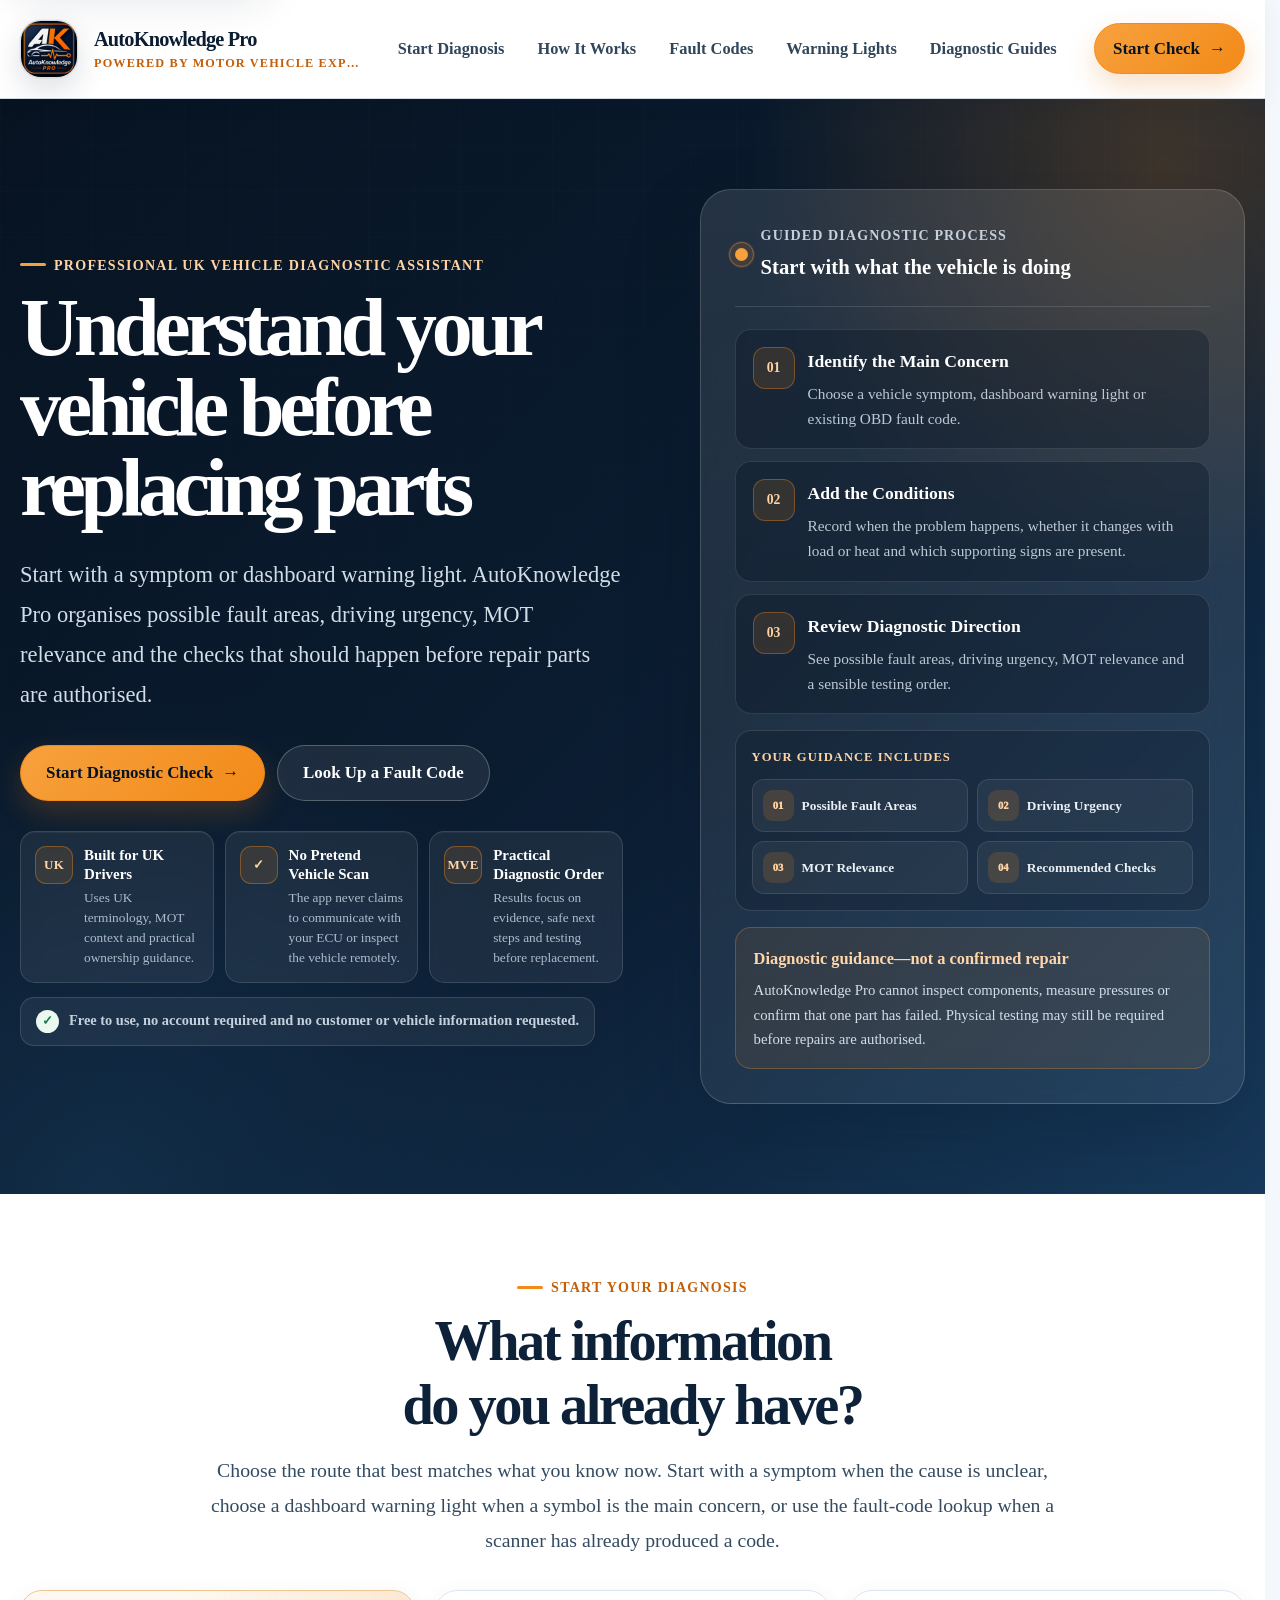
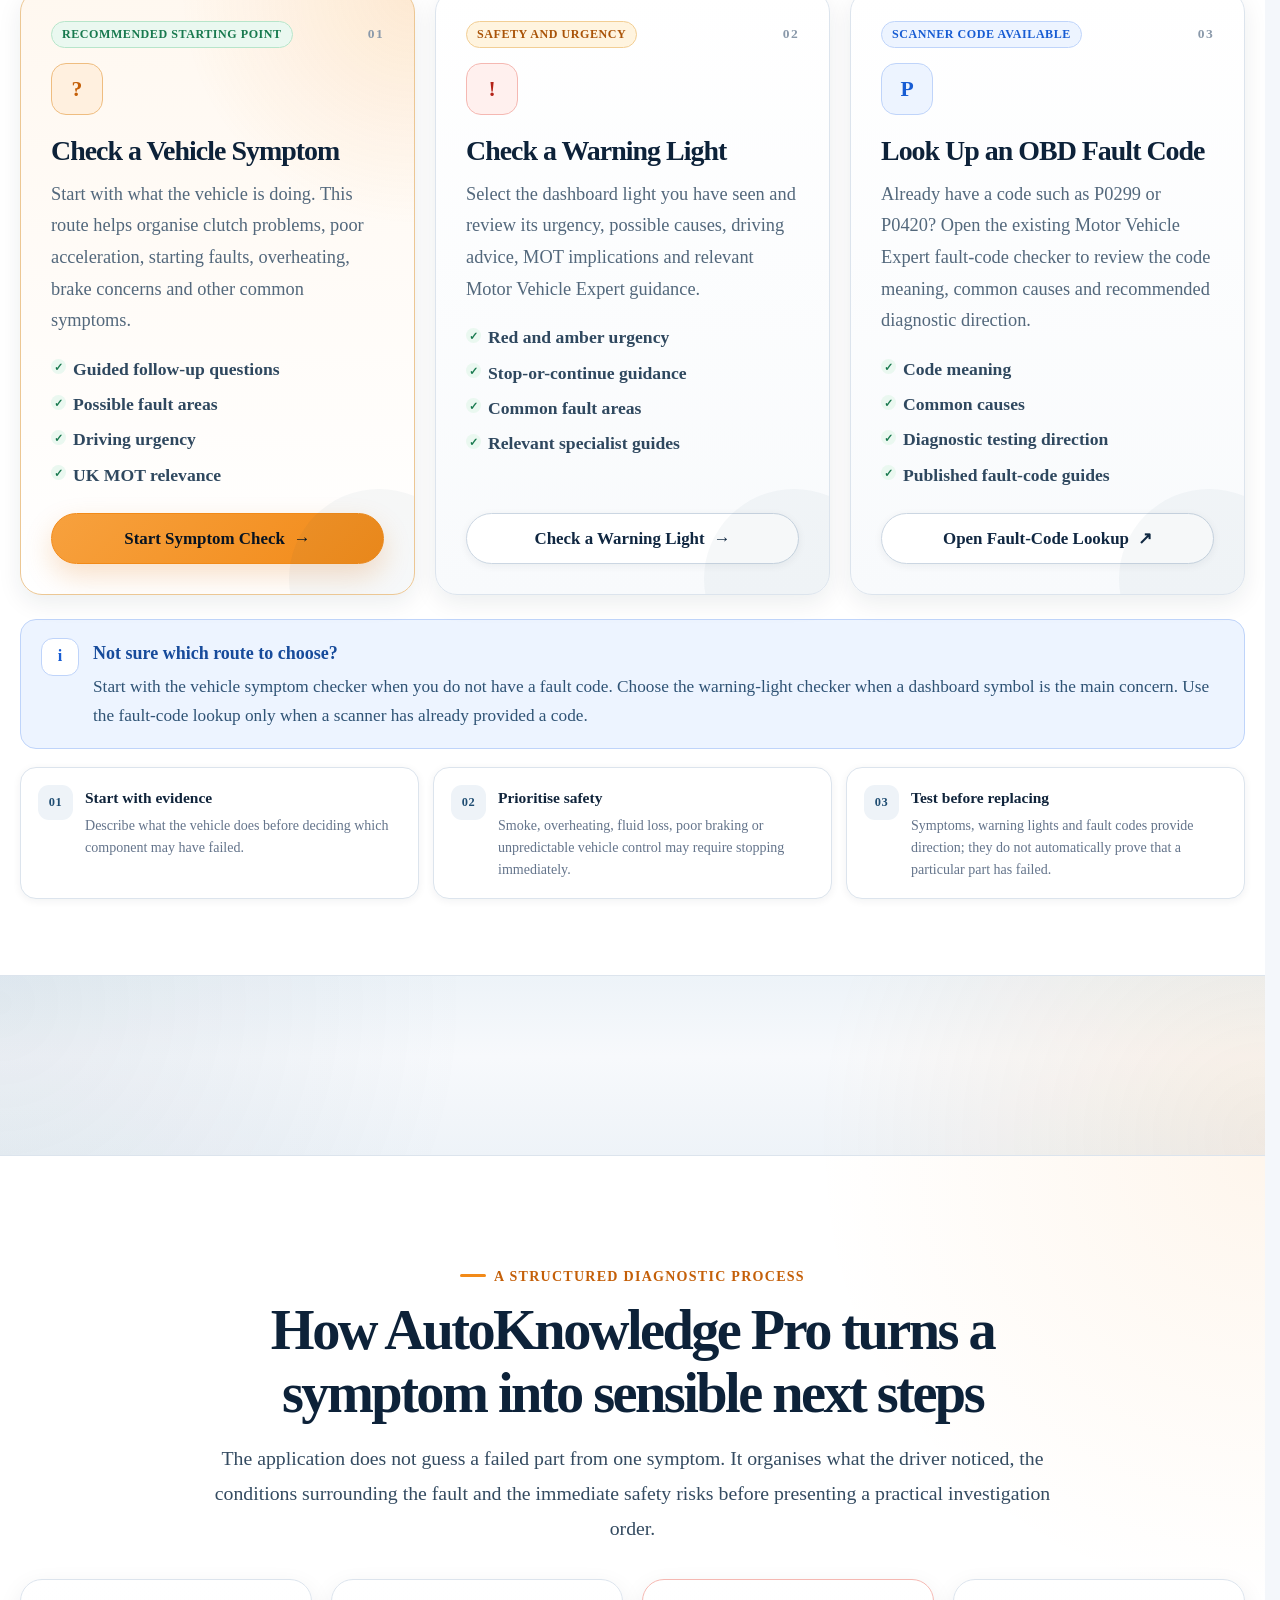
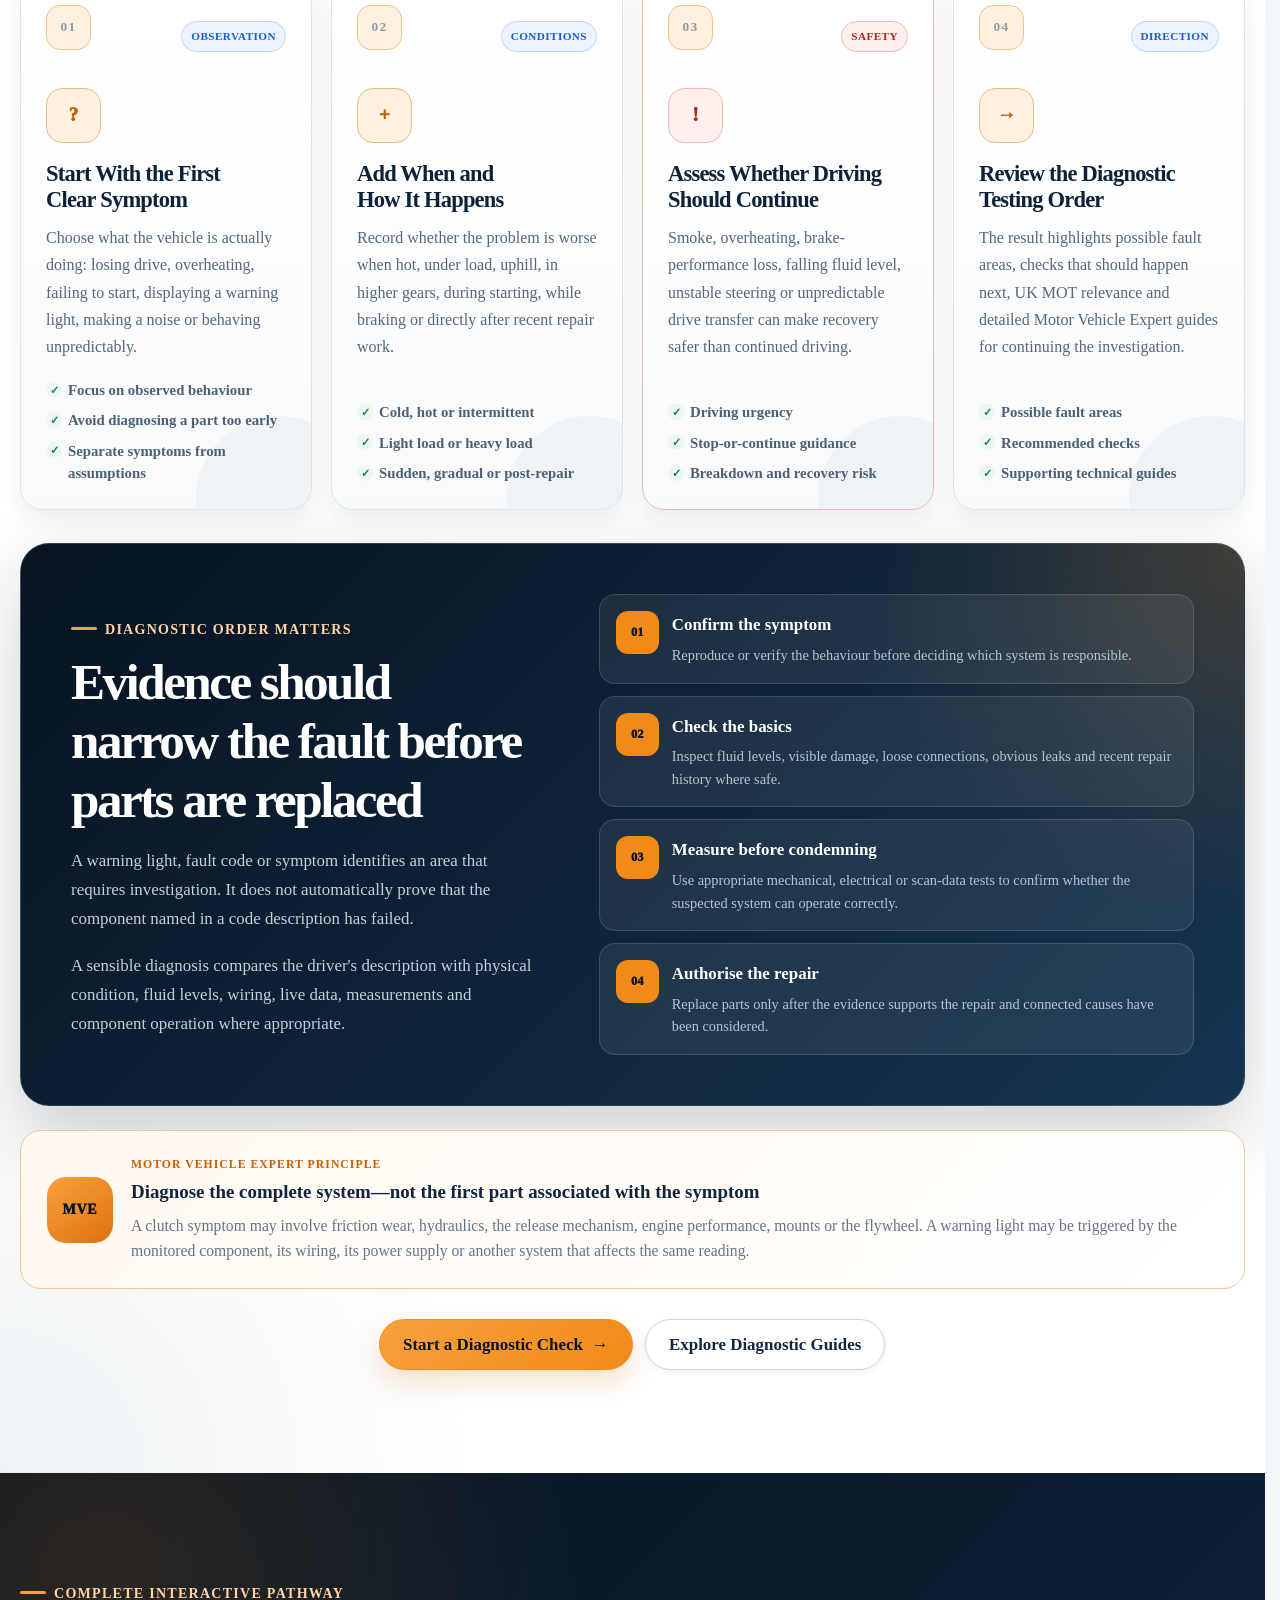
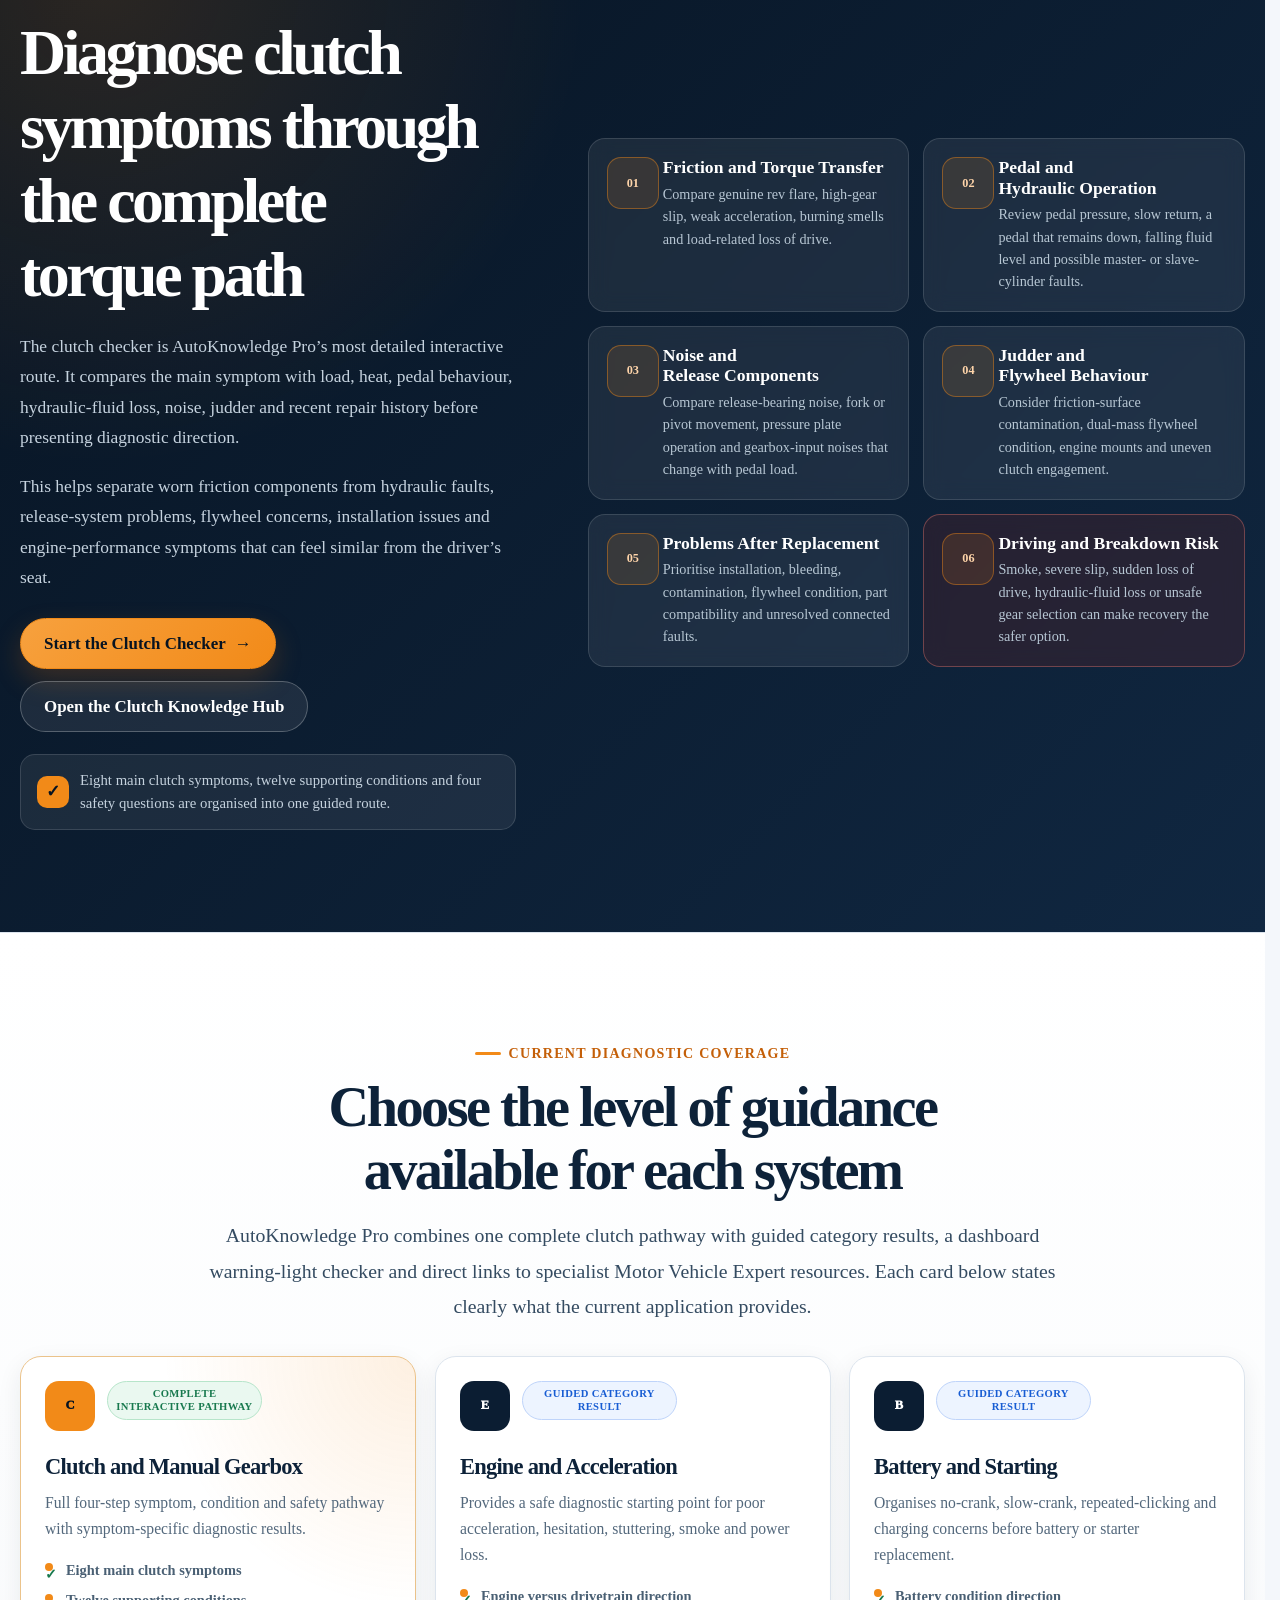
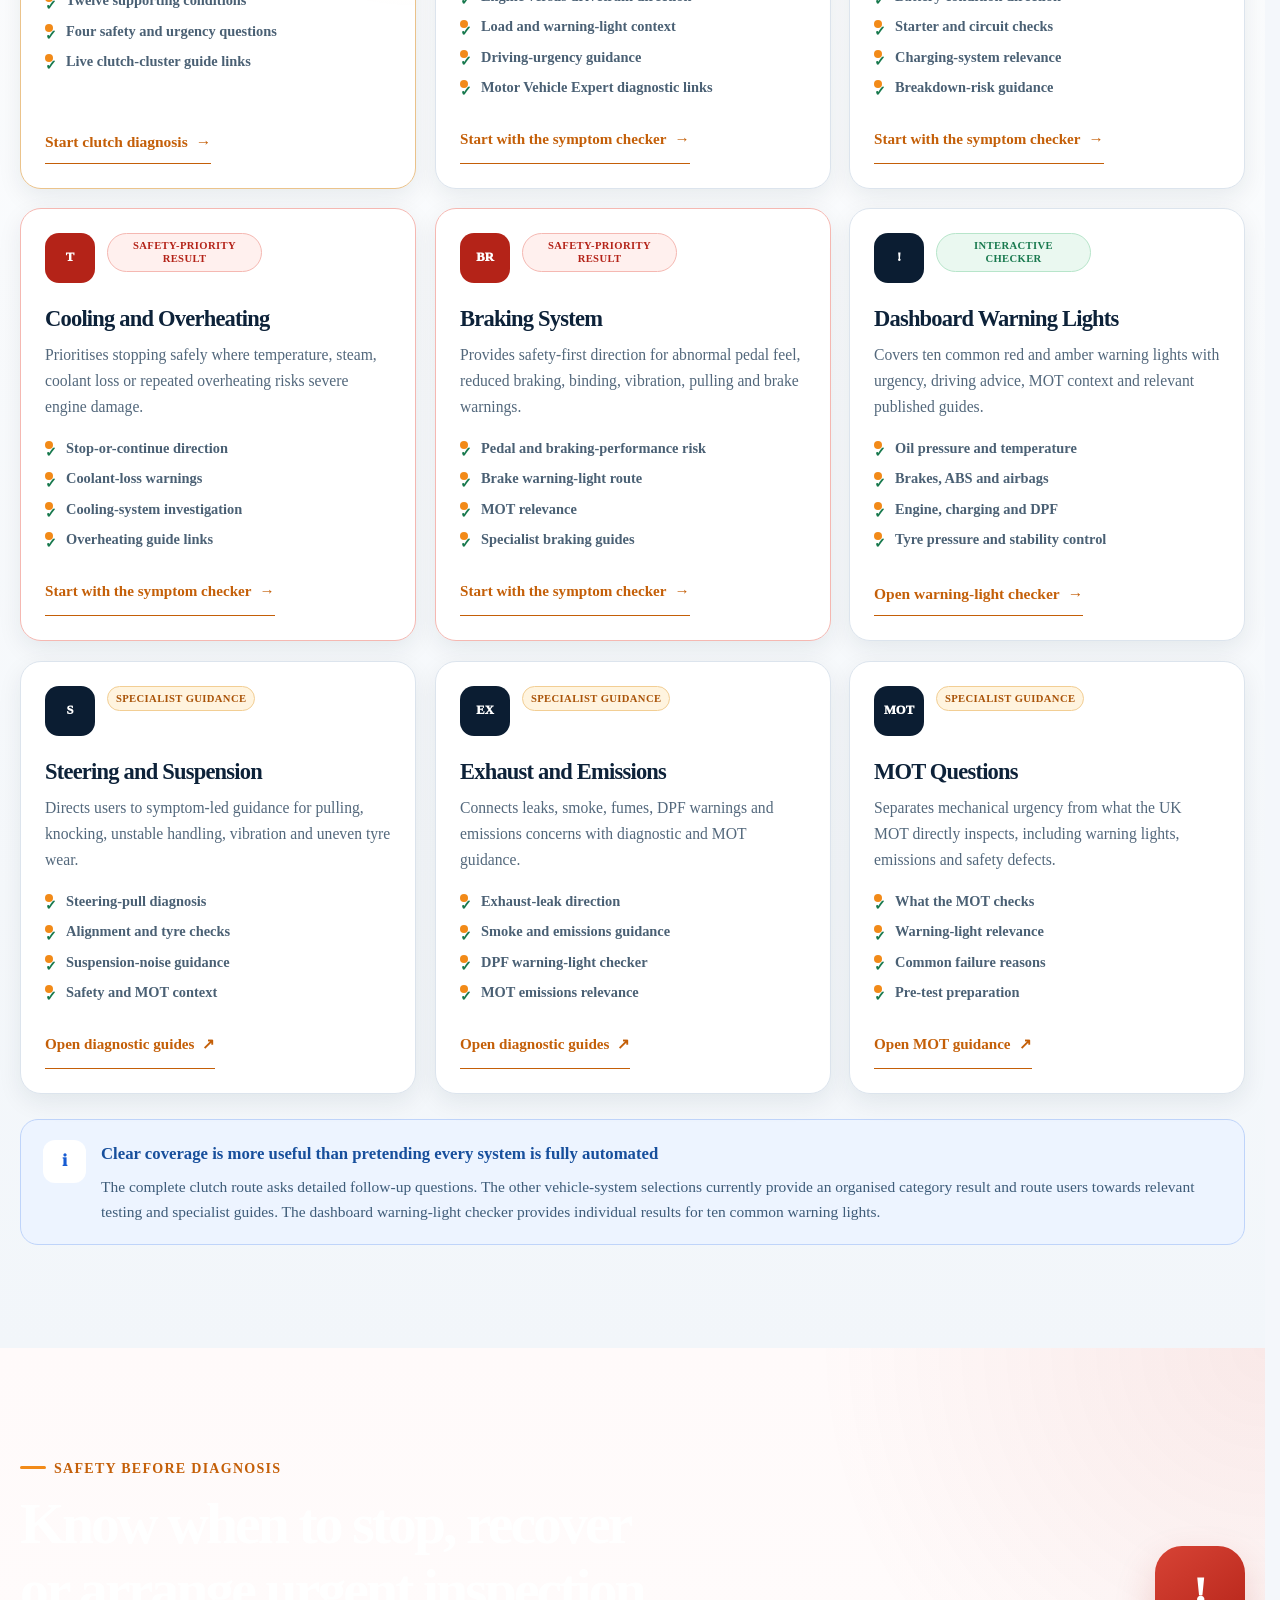
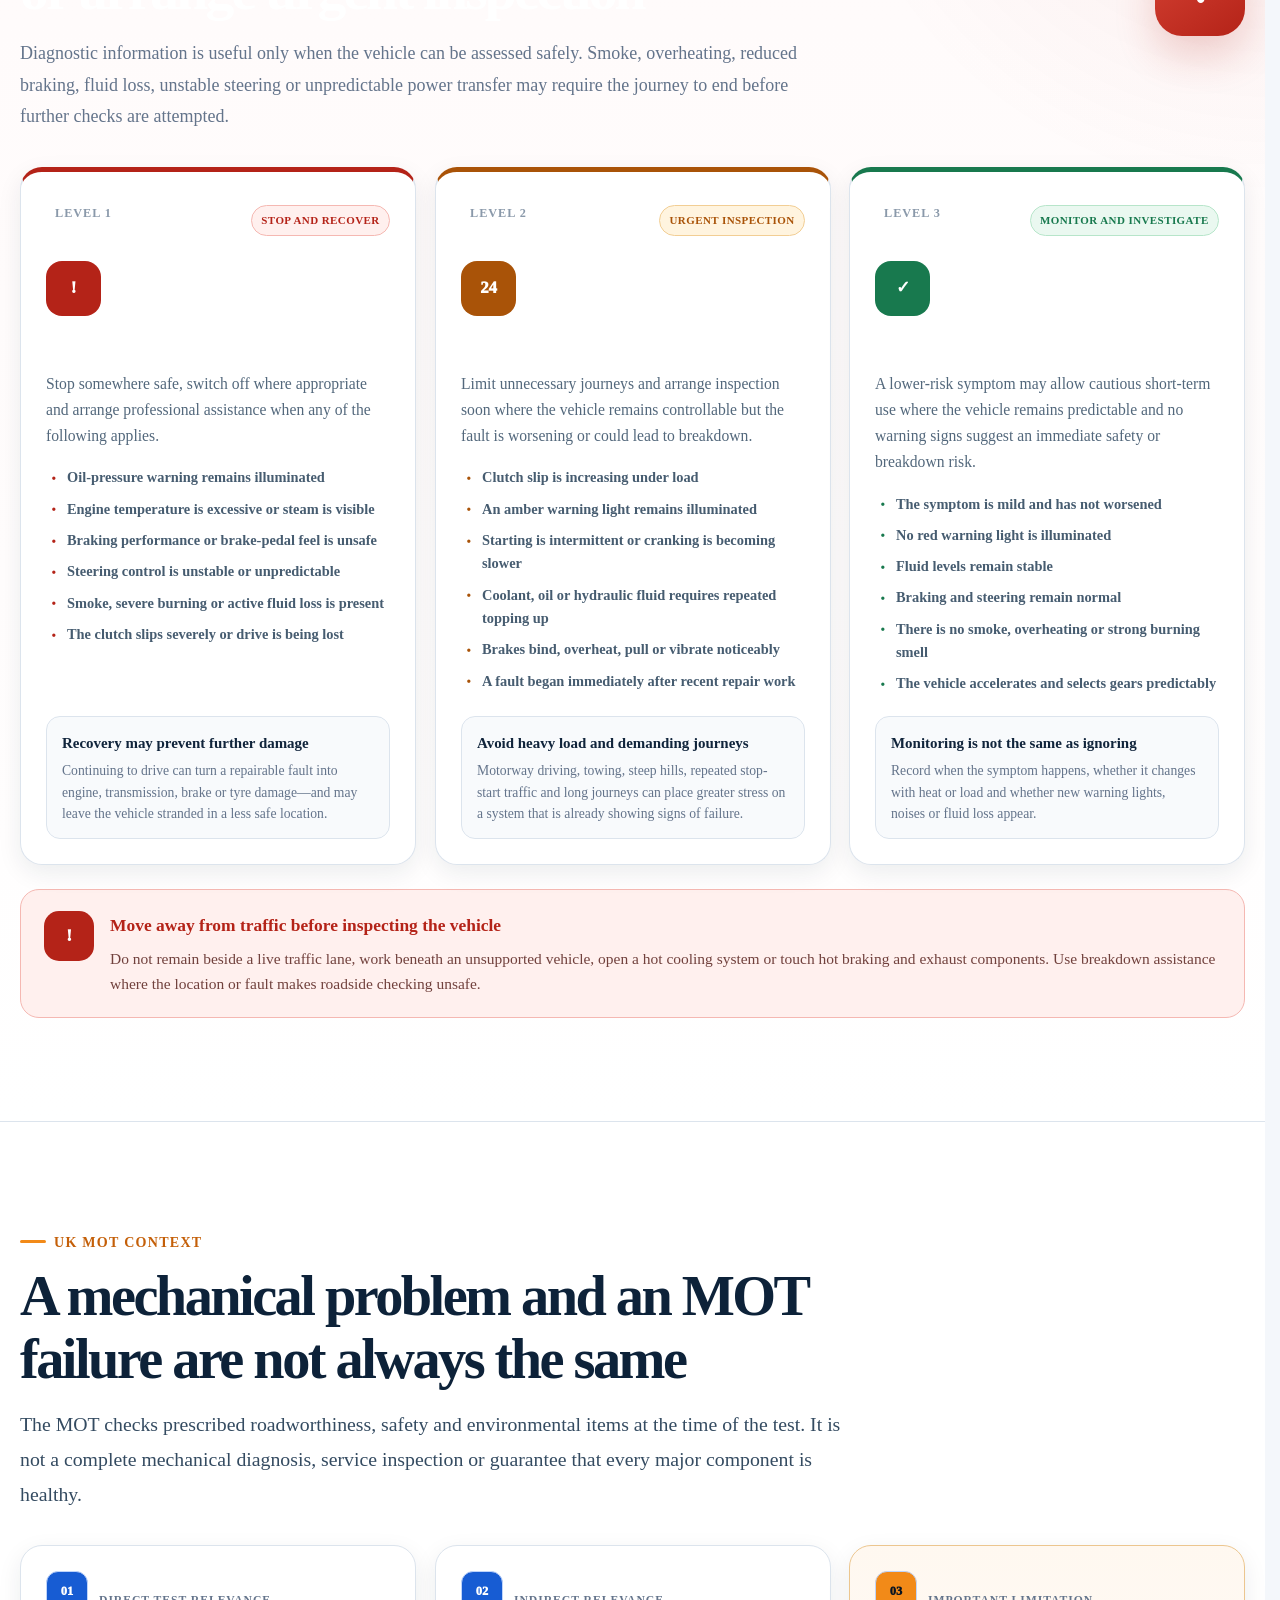
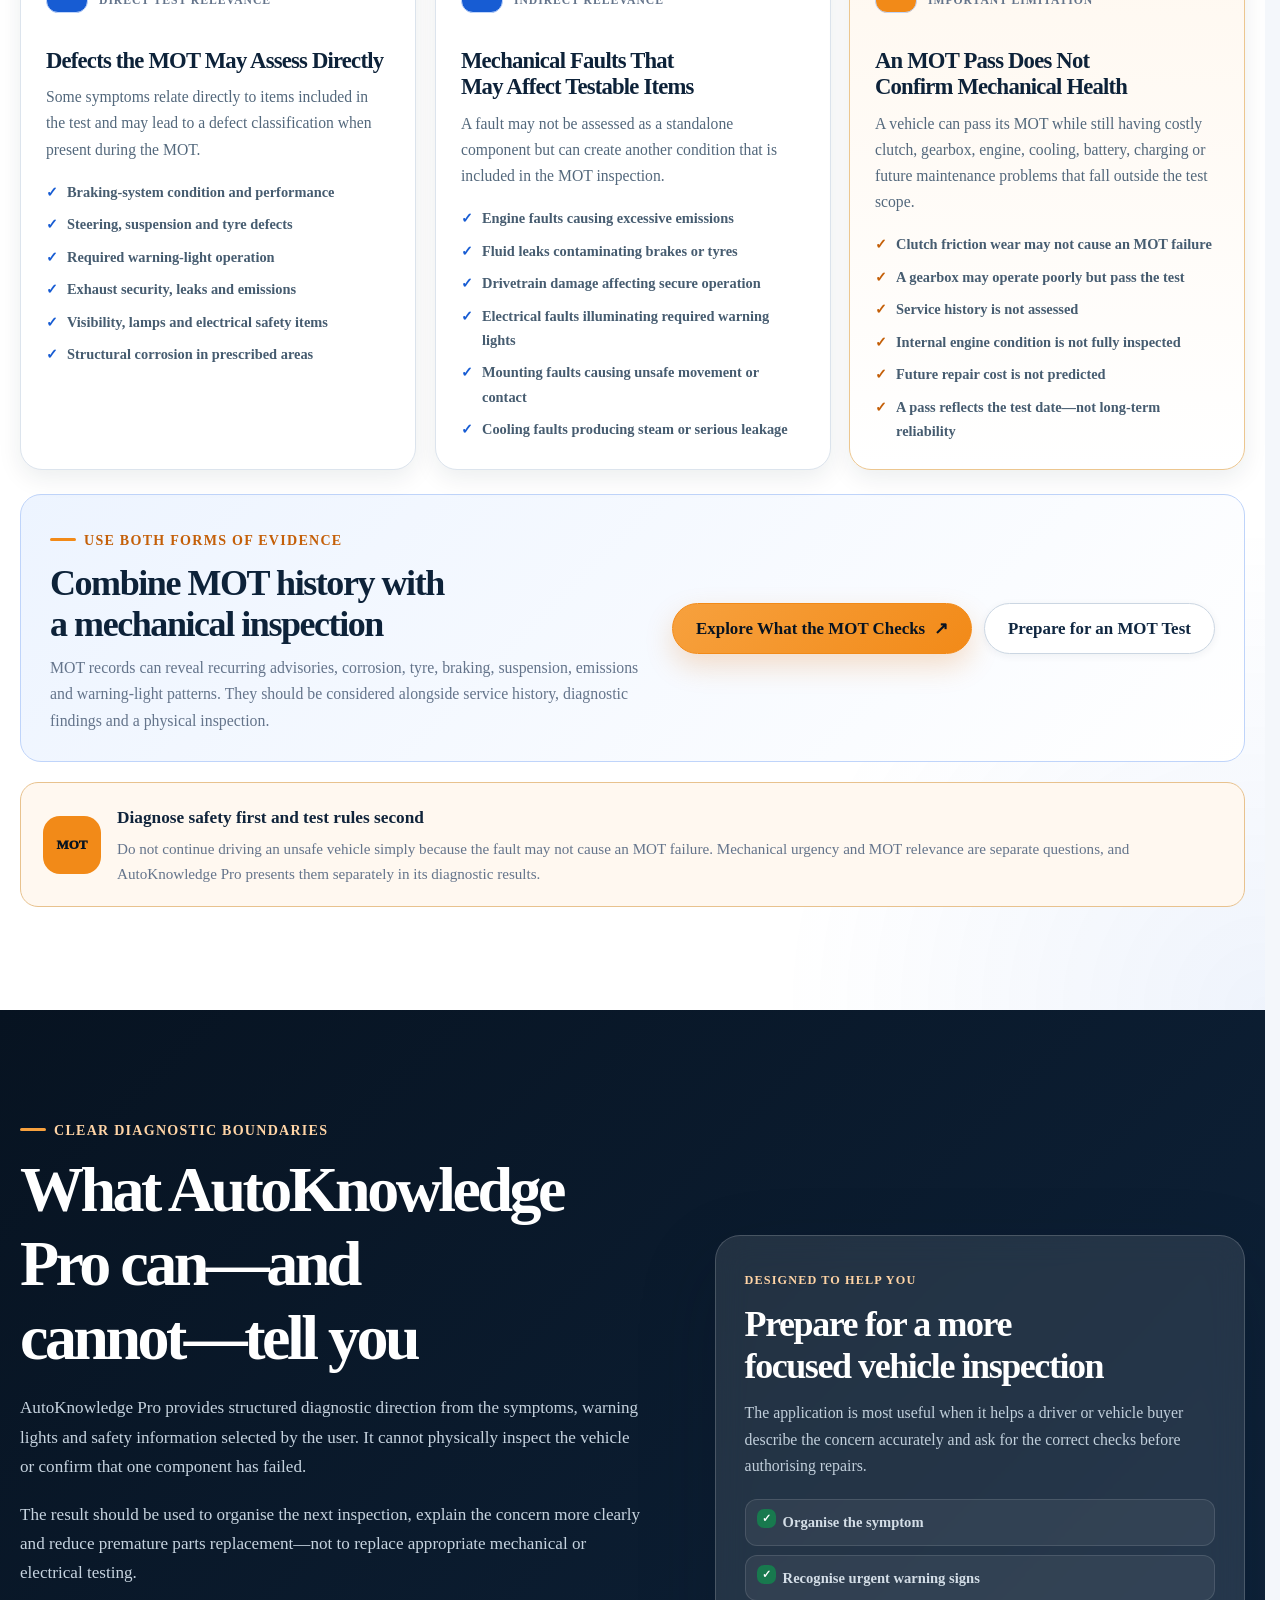
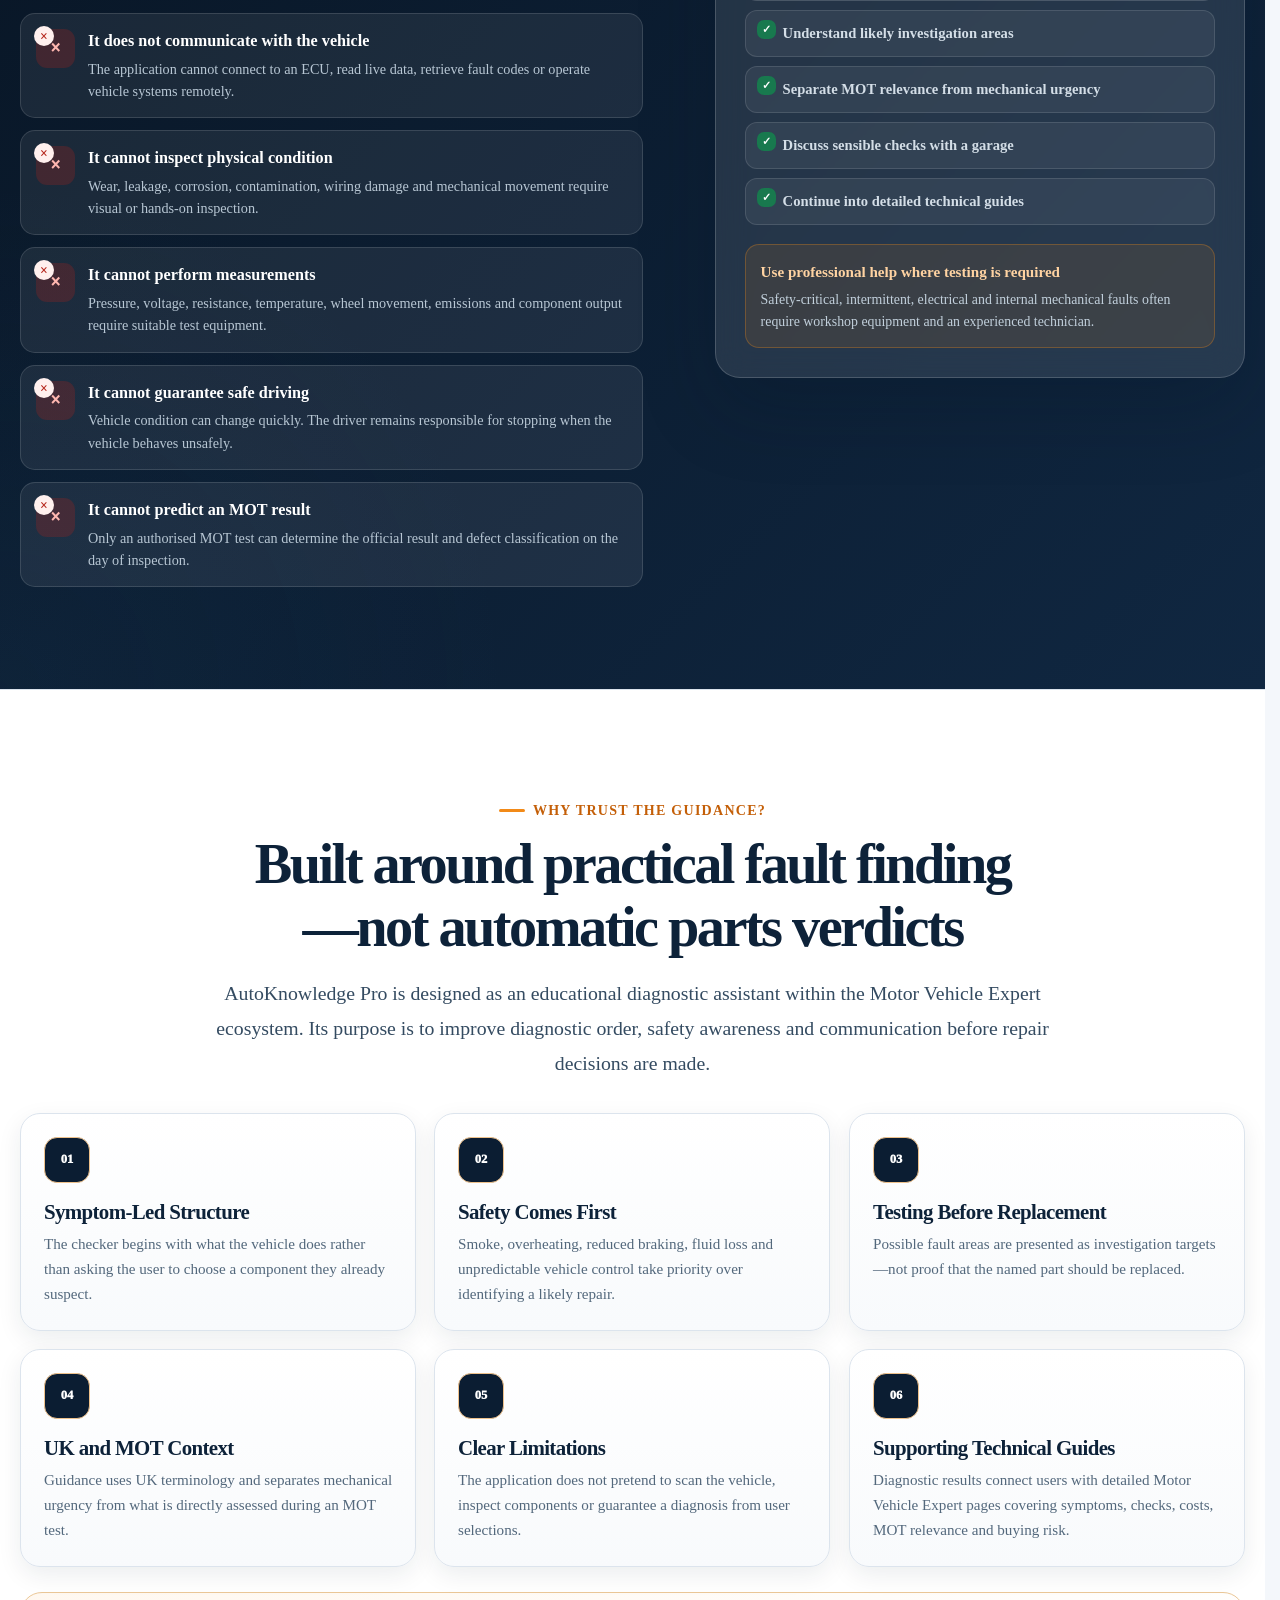
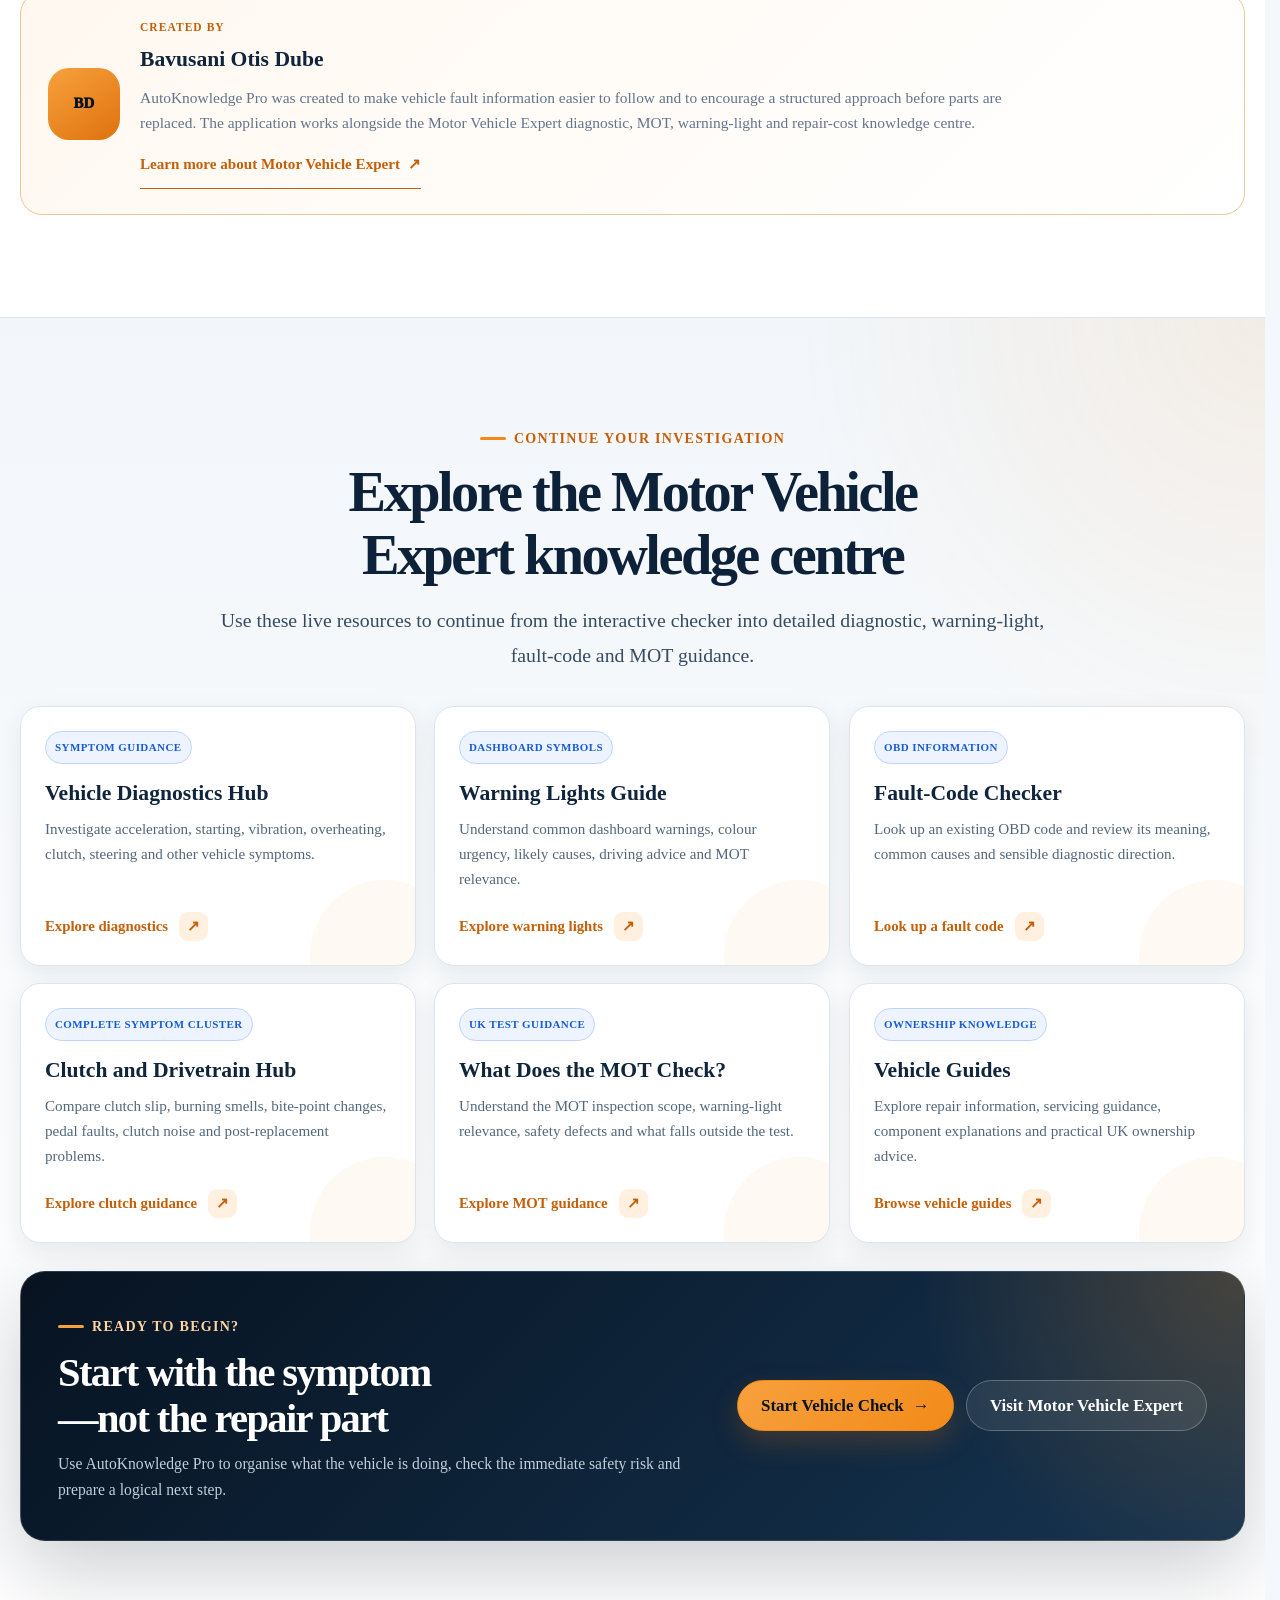
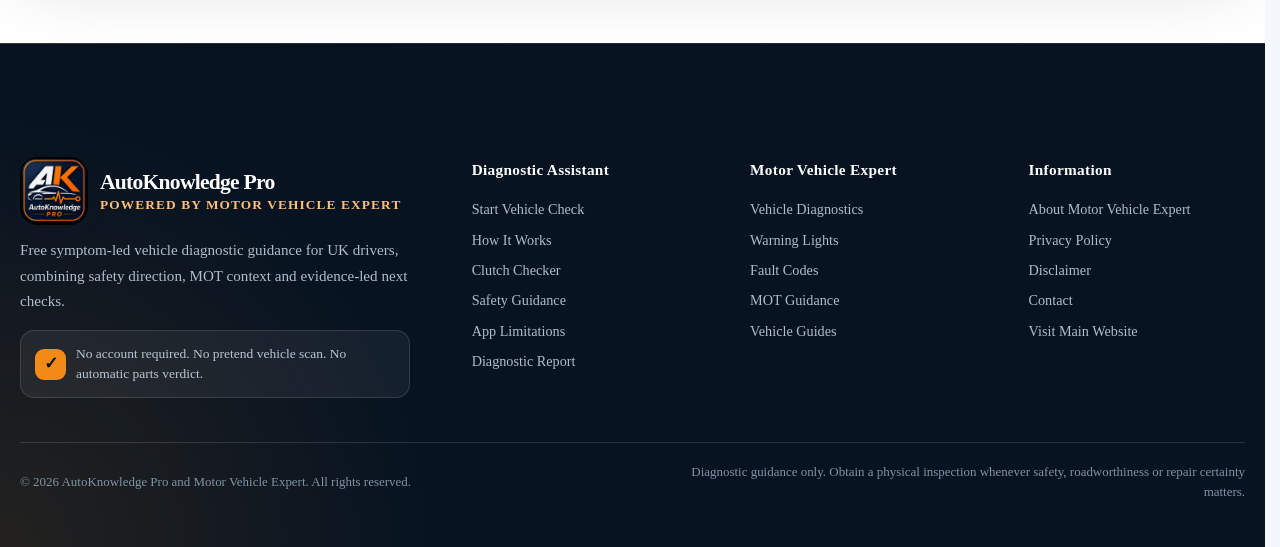
<file: AutoKnowledge-Pro-index-BUTTONS-FIXED.html>
<!DOCTYPE html>
<html lang="en-GB">

<head>

  <meta charset="UTF-8" />

  <meta
    name="viewport"
    content="width=device-width, initial-scale=1.0"
  />

  <title>AutoKnowledge Pro | Free UK Vehicle Diagnostic Assistant</title>

  <meta
    name="description"
    content="Use AutoKnowledge Pro to check vehicle symptoms and dashboard warning lights. Get clear UK driving urgency, MOT relevance, possible fault areas and sensible diagnostic next steps."
  />

  <meta
    name="robots"
    content="index,follow,max-image-preview:large,max-snippet:-1,max-video-preview:-1"
  />

  <meta
    name="author"
    content="Bavusani Otis Dube"
  />

  <meta
    name="application-name"
    content="AutoKnowledge Pro"
  />

  <meta
    name="theme-color"
    content="#071321"
  />

  <meta
    name="color-scheme"
    content="light"
  />

  <link
    rel="canonical"
    href="https://bavusanidube-prog.github.io/autoknowledge-pro/"
  />

  <link
    rel="icon"
    type="image/png"
    href="favicon.png"
  />

  <link
    rel="apple-touch-icon"
    href="logo.png"
  />

  <link
    rel="stylesheet"
    href="styles.css"
  />

  <!-- ======================================================
       OPEN GRAPH
  ======================================================= -->

  <meta
    property="og:type"
    content="website"
  />

  <meta
    property="og:site_name"
    content="AutoKnowledge Pro"
  />

  <meta
    property="og:locale"
    content="en_GB"
  />

  <meta
    property="og:title"
    content="AutoKnowledge Pro | Free UK Vehicle Diagnostic Assistant"
  />

  <meta
    property="og:description"
    content="Check vehicle symptoms and dashboard warning lights with clear driving urgency, MOT relevance, possible fault areas and sensible diagnostic next steps."
  />

  <meta
    property="og:url"
    content="https://bavusanidube-prog.github.io/autoknowledge-pro/"
  />

  <meta
    property="og:image"
    content="https://bavusanidube-prog.github.io/autoknowledge-pro/logo.png"
  />

  <meta
    property="og:image:alt"
    content="AutoKnowledge Pro vehicle diagnostic assistant logo"
  />

  <!-- ======================================================
       X / TWITTER
  ======================================================= -->

  <meta
    name="twitter:card"
    content="summary"
  />

  <meta
    name="twitter:title"
    content="AutoKnowledge Pro | Free UK Vehicle Diagnostic Assistant"
  />

  <meta
    name="twitter:description"
    content="Check vehicle symptoms, warning lights, driving urgency and MOT relevance in plain English."
  />

  <meta
    name="twitter:image"
    content="https://bavusanidube-prog.github.io/autoknowledge-pro/logo.png"
  />

  <meta
    name="twitter:image:alt"
    content="AutoKnowledge Pro vehicle diagnostic assistant logo"
  />

  <!-- ======================================================
       WEB APPLICATION SCHEMA
  ======================================================= -->

  <script type="application/ld+json">
  {
    "@context": "https://schema.org",
    "@type": "WebApplication",
    "@id": "https://bavusanidube-prog.github.io/autoknowledge-pro/#application",
    "name": "AutoKnowledge Pro",
    "alternateName": "AutoKnowledge Pro UK Vehicle Diagnostic Assistant",
    "url": "https://bavusanidube-prog.github.io/autoknowledge-pro/",
    "image": "https://bavusanidube-prog.github.io/autoknowledge-pro/logo.png",
    "description": "A free UK-focused vehicle symptom and dashboard warning-light assistant providing driving urgency, MOT relevance, possible fault areas and sensible diagnostic next steps.",
    "applicationCategory": "AutomotiveApplication",
    "applicationSubCategory": "Vehicle symptom and dashboard warning-light checker",
    "operatingSystem": "Any operating system with a modern web browser",
    "browserRequirements": "Requires JavaScript and a modern web browser",
    "inLanguage": "en-GB",
    "isAccessibleForFree": true,
    "creator": {
      "@type": "Person",
      "name": "Bavusani Otis Dube",
      "url": "https://motorvehicleexpert.co.uk/about.html"
    },
    "publisher": {
      "@type": "Organization",
      "name": "Motor Vehicle Expert",
      "url": "https://motorvehicleexpert.co.uk/",
      "logo": {
        "@type": "ImageObject",
        "url": "https://motorvehicleexpert.co.uk/logo.png"
      }
    },
    "offers": {
      "@type": "Offer",
      "price": "0",
      "priceCurrency": "GBP",
      "availability": "https://schema.org/InStock"
    },
    "featureList": [
      "Vehicle symptom checker",
      "Clutch symptom checker",
      "Engine and acceleration symptom checker",
      "Battery and starting symptom checker",
      "Cooling and overheating symptom checker",
      "Braking-system symptom checker",
      "Dashboard warning-light checker",
      "Driving urgency guidance",
      "UK MOT relevance",
      "Possible fault areas",
      "Recommended diagnostic checks"
    ]
  }
  </script>

</head>

<body>

  <a
    class="skip-link"
    href="#main-content"
  >
    Skip to the diagnostic assistant
  </a>

  <!-- ======================================================
       PREMIUM APPLICATION HEADER
  ======================================================= -->

  <header class="site-header">

    <div class="app-container header-inner">

      <!-- ==================================================
           AUTOKNOWLEDGE PRO BRAND
      =================================================== -->

      <a
        class="app-brand app-brand-header"
        href="./"
        aria-label="AutoKnowledge Pro home"
      >

        <img
          src="logo.png"
          alt="AutoKnowledge Pro logo"
          class="app-logo app-logo-header"
          width="82"
          height="82"
          decoding="async"
        />

        <span class="brand-copy header-brand-copy">

          <strong>
            AutoKnowledge Pro
          </strong>

          <small>
            Powered by Motor Vehicle Expert
          </small>

        </span>

      </a>

      <!-- ==================================================
           PRIMARY NAVIGATION
      =================================================== -->

      <nav
        class="header-nav"
        aria-label="Primary navigation"
      >

        <a
          class="header-nav-link"
          href="#start-check"
        >
          Start Diagnosis
        </a>

        <a
          class="header-nav-link"
          href="#how-it-works"
        >
          How It Works
        </a>

        <a
          class="header-nav-link"
          href="https://motorvehicleexpert.co.uk/fault-codes.html"
          target="_blank"
          rel="noopener noreferrer"
        >
          Fault Codes
        </a>

        <a
          class="header-nav-link"
          href="https://motorvehicleexpert.co.uk/warning-lights.html"
          target="_blank"
          rel="noopener noreferrer"
        >
          Warning Lights
        </a>

        <a
          class="header-nav-link"
          href="https://motorvehicleexpert.co.uk/diagnostics.html"
          target="_blank"
          rel="noopener noreferrer"
        >
          Diagnostic Guides
        </a>

      </nav>

      <!-- ==================================================
           HEADER PRIMARY ACTION
      =================================================== -->

      <a
        class="button button-primary header-cta"
        href="#start-check"
        data-start-symptom-checker
      >

        <span>
          Start Check
        </span>

        <span
          class="header-cta-arrow"
          aria-hidden="true"
        >
          →
        </span>

      </a>

    </div>

  </header>

  <main id="main-content">

    <!-- ====================================================
         PREMIUM DIAGNOSTIC ASSISTANT HERO
    ===================================================== -->

    <section
      class="app-hero"
      aria-labelledby="hero-title"
    >

      <div class="app-container hero-grid">

        <!-- ==================================================
             HERO MESSAGE
        =================================================== -->

        <div class="hero-copy">

          <span class="eyebrow">
            Professional UK vehicle diagnostic assistant
          </span>

          <h1 id="hero-title">
            Understand your vehicle before replacing parts
          </h1>

          <p class="hero-lead">
            Start with a symptom or dashboard warning light. AutoKnowledge Pro
            organises possible fault areas, driving urgency, MOT relevance and
            the checks that should happen before repair parts are authorised.
          </p>

          <div class="hero-actions">

            <a
              class="button button-primary"
              href="#start-check"
        data-start-symptom-checker
            >

              <span>
                Start Diagnostic Check
              </span>

              <span aria-hidden="true">
                →
              </span>

            </a>

            <a
              class="button button-secondary"
              href="https://motorvehicleexpert.co.uk/fault-codes.html"
              target="_blank"
              rel="noopener noreferrer"
            >
              Look Up a Fault Code
            </a>

          </div>

          <!-- ================================================
               PRODUCT TRUST POINTS
          ================================================= -->

          <div
            class="hero-trust-grid"
            aria-label="AutoKnowledge Pro benefits"
          >

            <article class="hero-trust-card">

              <span
                class="hero-trust-icon"
                aria-hidden="true"
              >
                UK
              </span>

              <div>

                <strong>
                  Built for UK Drivers
                </strong>

                <p>
                  Uses UK terminology, MOT context and practical ownership
                  guidance.
                </p>

              </div>

            </article>

            <article class="hero-trust-card">

              <span
                class="hero-trust-icon"
                aria-hidden="true"
              >
                ✓
              </span>

              <div>

                <strong>
                  No Pretend Vehicle Scan
                </strong>

                <p>
                  The app never claims to communicate with your ECU or inspect
                  the vehicle remotely.
                </p>

              </div>

            </article>

            <article class="hero-trust-card">

              <span
                class="hero-trust-icon"
                aria-hidden="true"
              >
                MVE
              </span>

              <div>

                <strong>
                  Practical Diagnostic Order
                </strong>

                <p>
                  Results focus on evidence, safe next steps and testing before
                  replacement.
                </p>

              </div>

            </article>

          </div>

          <div class="hero-assurance">

            <span
              class="hero-assurance-mark"
              aria-hidden="true"
            >
              ✓
            </span>

            <p>
              Free to use, no account required and no customer or vehicle
              information requested.
            </p>

          </div>

        </div>

        <!-- ==================================================
             DIAGNOSTIC ASSISTANT PREVIEW
        =================================================== -->

        <aside
          class="hero-diagnostic-card"
          aria-labelledby="hero-card-title"
        >

          <div class="diagnostic-card-heading">

            <span
              class="status-indicator"
              aria-hidden="true"
            ></span>

            <div>

              <small>
                Guided diagnostic process
              </small>

              <strong id="hero-card-title">
                Start with what the vehicle is doing
              </strong>

            </div>

          </div>

          <div class="diagnostic-preview-list">

            <article class="diagnostic-preview-item">

              <span
                class="preview-icon"
                aria-hidden="true"
              >
                01
              </span>

              <div>

                <strong>
                  Identify the Main Concern
                </strong>

                <p>
                  Choose a vehicle symptom, dashboard warning light or existing
                  OBD fault code.
                </p>

              </div>

            </article>

            <article class="diagnostic-preview-item">

              <span
                class="preview-icon"
                aria-hidden="true"
              >
                02
              </span>

              <div>

                <strong>
                  Add the Conditions
                </strong>

                <p>
                  Record when the problem happens, whether it changes with load
                  or heat and which supporting signs are present.
                </p>

              </div>

            </article>

            <article class="diagnostic-preview-item">

              <span
                class="preview-icon"
                aria-hidden="true"
              >
                03
              </span>

              <div>

                <strong>
                  Review Diagnostic Direction
                </strong>

                <p>
                  See possible fault areas, driving urgency, MOT relevance and a
                  sensible testing order.
                </p>

              </div>

            </article>

          </div>

          <!-- ================================================
               RESULT PREVIEW
          ================================================= -->

          <div class="hero-output-panel">

            <span class="hero-output-label">
              Your guidance includes
            </span>

            <div class="hero-output-grid">

              <div>

                <span aria-hidden="true">
                  01
                </span>

                <strong>
                  Possible Fault Areas
                </strong>

              </div>

              <div>

                <span aria-hidden="true">
                  02
                </span>

                <strong>
                  Driving Urgency
                </strong>

              </div>

              <div>

                <span aria-hidden="true">
                  03
                </span>

                <strong>
                  MOT Relevance
                </strong>

              </div>

              <div>

                <span aria-hidden="true">
                  04
                </span>

                <strong>
                  Recommended Checks
                </strong>

              </div>

            </div>

          </div>

          <!-- ================================================
               HONEST LIMITATION
          ================================================= -->

          <div class="honesty-notice">

            <strong>
              Diagnostic guidance—not a confirmed repair
            </strong>

            <p>
              AutoKnowledge Pro cannot inspect components, measure pressures or
              confirm that one part has failed. Physical testing may still be
              required before repairs are authorised.
            </p>

          </div>

        </aside>

      </div>

    </section>

    <!-- ====================================================
         START YOUR DIAGNOSTIC CHECK
    ===================================================== -->

    <section
      class="checker-section"
      id="start-check"
      aria-labelledby="start-check-title"
    >

      <div class="app-container">

        <!-- ==================================================
             SECTION INTRODUCTION
        =================================================== -->

        <div class="section-heading checker-section-heading">

          <span class="eyebrow">
            Start your diagnosis
          </span>

          <h2 id="start-check-title">
            What information do you already have?
          </h2>

          <p>
            Choose the route that best matches what you know now. Start with a
            symptom when the cause is unclear, choose a dashboard warning light
            when a symbol is the main concern, or use the fault-code lookup when
            a scanner has already produced a code.
          </p>

        </div>

        <!-- ==================================================
             DIAGNOSTIC ENTRY ROUTES
        =================================================== -->

        <div
          class="checker-route-grid"
          role="list"
          aria-label="Diagnostic checker routes"
        >

          <!-- ================================================
               ROUTE 1 — VEHICLE SYMPTOM
          ================================================= -->

          <article
            class="checker-route-card checker-route-primary"
            role="listitem"
          >

            <div class="route-card-top">

              <span
                class="route-number"
                aria-hidden="true"
              >
                01
              </span>

              <span class="route-status">
                Recommended starting point
              </span>

            </div>

            <div
              class="route-icon"
              aria-hidden="true"
            >
              ?
            </div>

            <h3>
              Check a Vehicle Symptom
            </h3>

            <p>
              Start with what the vehicle is doing. This route helps organise
              clutch problems, poor acceleration, starting faults, overheating,
              brake concerns and other common symptoms.
            </p>

            <ul class="route-feature-list">

              <li>
                Guided follow-up questions
              </li>

              <li>
                Possible fault areas
              </li>

              <li>
                Driving urgency
              </li>

              <li>
                UK MOT relevance
              </li>

            </ul>

            <button
              class="button button-primary route-button"
              type="button"
              data-checker-route="symptom"
              aria-controls="symptom-checker"
              aria-expanded="false"
            >
              <span>
                Start Symptom Check
              </span>

              <span aria-hidden="true">
                →
              </span>
            </button>

          </article>

          <!-- ================================================
               ROUTE 2 — DASHBOARD WARNING LIGHT
          ================================================= -->

          <article
            class="checker-route-card"
            role="listitem"
          >

            <div class="route-card-top">

              <span
                class="route-number"
                aria-hidden="true"
              >
                02
              </span>

              <span class="route-status route-status-warning">
                Safety and urgency
              </span>

            </div>

            <div
              class="route-icon route-icon-warning"
              aria-hidden="true"
            >
              !
            </div>

            <h3>
              Check a Warning Light
            </h3>

            <p>
              Select the dashboard light you have seen and review its urgency,
              possible causes, driving advice, MOT implications and relevant
              Motor Vehicle Expert guidance.
            </p>

            <ul class="route-feature-list">

              <li>
                Red and amber urgency
              </li>

              <li>
                Stop-or-continue guidance
              </li>

              <li>
                Common fault areas
              </li>

              <li>
                Relevant specialist guides
              </li>

            </ul>

            <button
              class="button button-secondary route-button"
              type="button"
              data-checker-route="warning-light"
              aria-controls="warning-light-checker"
              aria-expanded="false"
            >
              <span>
                Check a Warning Light
              </span>

              <span aria-hidden="true">
                →
              </span>
            </button>

          </article>

          <!-- ================================================
               ROUTE 3 — EXISTING OBD FAULT CODE
          ================================================= -->

          <article
            class="checker-route-card"
            role="listitem"
          >

            <div class="route-card-top">

              <span
                class="route-number"
                aria-hidden="true"
              >
                03
              </span>

              <span class="route-status route-status-code">
                Scanner code available
              </span>

            </div>

            <div
              class="route-icon route-icon-code"
              aria-hidden="true"
            >
              P
            </div>

            <h3>
              Look Up an OBD Fault Code
            </h3>

            <p>
              Already have a code such as P0299 or P0420? Open the existing
              Motor Vehicle Expert fault-code checker to review the code meaning,
              common causes and recommended diagnostic direction.
            </p>

            <ul class="route-feature-list">

              <li>
                Code meaning
              </li>

              <li>
                Common causes
              </li>

              <li>
                Diagnostic testing direction
              </li>

              <li>
                Published fault-code guides
              </li>

            </ul>

            <a
              class="button button-secondary route-button"
              href="https://motorvehicleexpert.co.uk/fault-codes.html"
              target="_blank"
              rel="noopener noreferrer"
            >
              <span>
                Open Fault-Code Lookup
              </span>

              <span aria-hidden="true">
                ↗
              </span>
            </a>

          </article>

        </div>

        <!-- ==================================================
             ROUTE-SELECTION GUIDANCE
        =================================================== -->

        <div class="checker-trust-note">

          <span
            class="checker-trust-icon"
            aria-hidden="true"
          >
            i
          </span>

          <div>

            <strong>
              Not sure which route to choose?
            </strong>

            <p>
              Start with the vehicle symptom checker when you do not have a fault
              code. Choose the warning-light checker when a dashboard symbol is
              the main concern. Use the fault-code lookup only when a scanner
              has already provided a code.
            </p>

          </div>

        </div>

        <!-- ==================================================
             DIAGNOSTIC PRINCIPLES
        =================================================== -->

        <div
          class="checker-principles"
          aria-label="Diagnostic assistant principles"
        >

          <article>

            <span aria-hidden="true">
              01
            </span>

            <div>

              <strong>
                Start with evidence
              </strong>

              <p>
                Describe what the vehicle does before deciding which component
                may have failed.
              </p>

            </div>

          </article>

          <article>

            <span aria-hidden="true">
              02
            </span>

            <div>

              <strong>
                Prioritise safety
              </strong>

              <p>
                Smoke, overheating, fluid loss, poor braking or unpredictable
                vehicle control may require stopping immediately.
              </p>

            </div>

          </article>

          <article>

            <span aria-hidden="true">
              03
            </span>

            <div>

              <strong>
                Test before replacing
              </strong>

              <p>
                Symptoms, warning lights and fault codes provide direction; they
                do not automatically prove that a particular part has failed.
              </p>

            </div>

          </article>

        </div>

      </div>

    </section>

    <!-- ====================================================
         DIAGNOSTIC ASSISTANT WORKSPACE
    ===================================================== -->

    <section
      class="checker-workspace"
      aria-label="Vehicle diagnostic assistant"
    >

      <div class="app-container">

        <!-- ==================================================
             CHECKER PROGRESS
        =================================================== -->

        <div
          class="checker-progress"
          id="checker-progress"
          hidden
          aria-label="Diagnostic check progress"
        >

          <div class="progress-heading">

            <div>

              <span class="progress-eyebrow">
                Guided vehicle check
              </span>

              <strong id="progress-title">
                Vehicle symptom diagnosis
              </strong>

            </div>

            <span id="progress-status">
              Step 1 of 4
            </span>

          </div>

          <div
            class="progress-track"
            role="progressbar"
            aria-labelledby="progress-title"
            aria-valuemin="1"
            aria-valuemax="4"
            aria-valuenow="1"
          >

            <span
              class="progress-fill"
              id="progress-fill"
            ></span>

          </div>

          <div
            class="progress-steps"
            aria-hidden="true"
          >

            <span class="progress-step progress-step-active">
              System
            </span>

            <span class="progress-step">
              Symptom
            </span>

            <span class="progress-step">
              Conditions
            </span>

            <span class="progress-step">
              Safety
            </span>

          </div>

        </div>

        <!-- ==================================================
             VEHICLE SYMPTOM CHECKER
        =================================================== -->

        <section
          class="diagnostic-checker"
          id="symptom-checker"
          aria-labelledby="symptom-checker-title"
          hidden
        >

          <!-- ================================================
               CHECKER HEADER
          ================================================= -->

          <header class="checker-panel-heading">

            <div>

              <span class="eyebrow">
                Guided symptom diagnosis
              </span>

              <h2 id="symptom-checker-title">
                Which vehicle system best matches the problem?
              </h2>

              <p>
                Choose the system most closely connected to the first symptom
                you noticed. Do not select a part simply because you suspect it
                may have failed.
              </p>

            </div>

            <button
              class="text-button"
              type="button"
              data-checker-close
            >
              Close Checker
            </button>

          </header>

          <!-- ================================================
               STEP 1 — VEHICLE SYSTEM
          ================================================= -->

          <div
            class="checker-step"
            id="symptom-step-system"
            data-checker-step="1"
          >

            <div class="step-heading">

              <span class="step-label">
                Step 1 of 4
              </span>

              <h3>
                What area of the vehicle is causing concern?
              </h3>

              <p>
                Select one main category. Some systems provide a complete
                interactive pathway, while others direct you to the strongest
                supporting Motor Vehicle Expert guidance.
              </p>

            </div>

            <fieldset class="checker-fieldset">

              <legend>
                Choose the main vehicle system
              </legend>

              <div class="choice-card-grid choice-card-grid-large">

                <!-- ==========================================
                     CLUTCH AND MANUAL GEARBOX
                =========================================== -->

                <label class="choice-card choice-card-featured">

                  <input
                    type="radio"
                    name="vehicle-system"
                    value="clutch"
                  />

                  <span
                    class="choice-card-icon"
                    aria-hidden="true"
                  >
                    C
                  </span>

                  <span class="choice-card-copy">

                    <span class="choice-card-heading">

                      <strong>
                        Clutch and Manual Gearbox
                      </strong>

                      <span class="choice-badge">
                        Complete pathway
                      </span>

                    </span>

                    <small>
                      Clutch slip, burning smells, high bite point, pedal
                      pressure loss, slow pedal return, release-system noise or
                      pull-away judder.
                    </small>

                    <span class="choice-card-detail">
                      Eight clutch symptom routes with operating-condition and
                      safety questions.
                    </span>

                  </span>

                </label>

                <!-- ==========================================
                     ENGINE AND ACCELERATION
                =========================================== -->

                <label class="choice-card">

                  <input
                    type="radio"
                    name="vehicle-system"
                    value="engine"
                  />

                  <span
                    class="choice-card-icon"
                    aria-hidden="true"
                  >
                    E
                  </span>

                  <span class="choice-card-copy">

                    <span class="choice-card-heading">

                      <strong>
                        Engine and Acceleration
                      </strong>

                      <span class="choice-badge">
                        Complete pathway
                      </span>

                    </span>

                    <small>
                      Poor acceleration, hesitation, stuttering, power loss,
                      smoke, rough running or engine performance that changes
                      under load.
                    </small>

                    <span class="choice-card-detail">
                      Helps separate engine power loss from clutch or
                      transmission torque-transfer problems.
                    </span>

                  </span>

                </label>

                <!-- ==========================================
                     BATTERY AND STARTING
                =========================================== -->

                <label class="choice-card">

                  <input
                    type="radio"
                    name="vehicle-system"
                    value="starting"
                  />

                  <span
                    class="choice-card-icon"
                    aria-hidden="true"
                  >
                    B
                  </span>

                  <span class="choice-card-copy">

                    <span class="choice-card-heading">

                      <strong>
                        Battery and Starting
                      </strong>

                      <span class="choice-badge">
                        Complete pathway
                      </span>

                    </span>

                    <small>
                      No crank, slow cranking, repeated clicking, intermittent
                      starting, flat-battery symptoms or charging concerns.
                    </small>

                    <span class="choice-card-detail">
                      Separates no-crank, slow-crank and normal-crank conditions
                      before parts are replaced.
                    </span>

                  </span>

                </label>

                <!-- ==========================================
                     COOLING AND OVERHEATING
                =========================================== -->

                <label class="choice-card choice-card-safety">

                  <input
                    type="radio"
                    name="vehicle-system"
                    value="cooling"
                  />

                  <span
                    class="choice-card-icon"
                    aria-hidden="true"
                  >
                    T
                  </span>

                  <span class="choice-card-copy">

                    <span class="choice-card-heading">

                      <strong>
                        Cooling and Overheating
                      </strong>

                      <span class="choice-badge choice-badge-warning">
                        Safety priority
                      </span>

                    </span>

                    <small>
                      High engine temperature, coolant loss, steam, heater
                      faults, cooling-fan concerns or repeated overheating.
                    </small>

                    <span class="choice-card-detail">
                      Serious overheating guidance takes priority over continued
                      diagnosis or driving.
                    </span>

                  </span>

                </label>

                <!-- ==========================================
                     BRAKES
                =========================================== -->

                <label class="choice-card choice-card-safety">

                  <input
                    type="radio"
                    name="vehicle-system"
                    value="brakes"
                  />

                  <span
                    class="choice-card-icon"
                    aria-hidden="true"
                  >
                    BR
                  </span>

                  <span class="choice-card-copy">

                    <span class="choice-card-heading">

                      <strong>
                        Braking System
                      </strong>

                      <span class="choice-badge choice-badge-warning">
                        Safety priority
                      </span>

                    </span>

                    <small>
                      Reduced braking, soft or sinking pedal, noise, vibration,
                      pulling, binding brakes, overheating or brake warning
                      lights.
                    </small>

                    <span class="choice-card-detail">
                      Unsafe pedal feel or reduced braking performance requires
                      stopping and professional inspection.
                    </span>

                  </span>

                </label>

                <!-- ==========================================
                     STEERING AND SUSPENSION
                =========================================== -->

                <label class="choice-card">

                  <input
                    type="radio"
                    name="vehicle-system"
                    value="steering"
                  />

                  <span
                    class="choice-card-icon"
                    aria-hidden="true"
                  >
                    S
                  </span>

                  <span class="choice-card-copy">

                    <span class="choice-card-heading">

                      <strong>
                        Steering and Suspension
                      </strong>

                      <span class="choice-badge choice-badge-muted">
                        Specialist guides
                      </span>

                    </span>

                    <small>
                      Steering pull, knocking, vibration, unstable handling,
                      uneven tyre wear or suspension-related concerns.
                    </small>

                    <span class="choice-card-detail">
                      Opens symptom-led diagnostic guidance for physical
                      steering, tyre and suspension checks.
                    </span>

                  </span>

                </label>

                <!-- ==========================================
                     EXHAUST AND EMISSIONS
                =========================================== -->

                <label class="choice-card">

                  <input
                    type="radio"
                    name="vehicle-system"
                    value="exhaust"
                  />

                  <span
                    class="choice-card-icon"
                    aria-hidden="true"
                  >
                    EX
                  </span>

                  <span class="choice-card-copy">

                    <span class="choice-card-heading">

                      <strong>
                        Exhaust and Emissions
                      </strong>

                      <span class="choice-badge choice-badge-muted">
                        Specialist guides
                      </span>

                    </span>

                    <small>
                      Exhaust leaks, unusual smoke, emissions warnings, DPF
                      concerns, fumes, rattles or abnormal exhaust smells.
                    </small>

                    <span class="choice-card-detail">
                      Connects the symptom with exhaust, engine-management and
                      MOT emissions guidance.
                    </span>

                  </span>

                </label>

                <!-- ==========================================
                     MOT CONCERN
                =========================================== -->

                <label class="choice-card">

                  <input
                    type="radio"
                    name="vehicle-system"
                    value="mot"
                  />

                  <span
                    class="choice-card-icon"
                    aria-hidden="true"
                  >
                    MOT
                  </span>

                  <span class="choice-card-copy">

                    <span class="choice-card-heading">

                      <strong>
                        MOT Concern
                      </strong>

                      <span class="choice-badge choice-badge-muted">
                        MOT guidance
                      </span>

                    </span>

                    <small>
                      Check whether a warning light, visible defect, vehicle
                      symptom or known mechanical problem may affect an MOT.
                    </small>

                    <span class="choice-card-detail">
                      Separates mechanical urgency from what is directly
                      assessed during the UK MOT test.
                    </span>

                  </span>

                </label>

              </div>

            </fieldset>

            <!-- ==============================================
                 STEP GUIDANCE
            =============================================== -->

            <div class="checker-note">

              <span
                class="checker-note-icon"
                aria-hidden="true"
              >
                i
              </span>

              <div>

                <strong>
                  Choose the system linked to the first clear symptom
                </strong>

                <p>
                  For example, engine revs rising without matching acceleration
                  belongs under clutch and manual gearbox. An engine that cannot
                  raise its revs smoothly belongs under engine and acceleration.
                </p>

              </div>

            </div>

            <!-- ==============================================
                 STEP ACTION
            =============================================== -->

            <div class="checker-actions">

              <button
                class="button button-primary"
                id="system-continue"
                type="button"
                disabled
              >
                <span>
                  Continue
                </span>

                <span aria-hidden="true">
                  →
                </span>
              </button>

            </div>

          </div>

          <!-- ================================================
               STEP 2 — MAIN CLUTCH SYMPTOM
          ================================================= -->

          <div
            class="checker-step"
            id="clutch-step-symptom"
            data-checker-step="2"
            hidden
          >

            <div class="step-heading">

              <span class="step-label">
                Step 2 of 4
              </span>

              <h3>
                What is the main clutch symptom?
              </h3>

              <p>
                Choose the symptom the driver notices first. Supporting signs
                such as heat, noise, judder and fluid loss can be added in the
                next step.
              </p>

            </div>

            <fieldset class="checker-fieldset">

              <legend class="visually-hidden">
                Choose the main clutch symptom
              </legend>

              <div class="choice-card-grid">

                <!-- ==========================================
                     CLUTCH SLIP OR REV FLARE
                =========================================== -->

                <label class="choice-card choice-card-featured">

                  <input
                    type="radio"
                    name="clutch-symptom"
                    value="slipping"
                  />

                  <span
                    class="choice-card-icon"
                    aria-hidden="true"
                  >
                    RPM
                  </span>

                  <span class="choice-card-copy">

                    <span class="choice-card-heading">

                      <strong>
                        Clutch Slips or Engine Revs Flare
                      </strong>

                      <span class="choice-badge">
                        Torque transfer
                      </span>

                    </span>

                    <small>
                      Engine RPM rises quickly, but road speed does not increase
                      by the expected amount.
                    </small>

                    <span class="choice-card-detail">
                      Often most noticeable in higher gears, during overtaking,
                      uphill acceleration or under heavy load.
                    </span>

                  </span>

                </label>

                <!-- ==========================================
                     BURNING CLUTCH SMELL
                =========================================== -->

                <label class="choice-card">

                  <input
                    type="radio"
                    name="clutch-symptom"
                    value="burning-smell"
                  />

                  <span
                    class="choice-card-icon"
                    aria-hidden="true"
                  >
                    HOT
                  </span>

                  <span class="choice-card-copy">

                    <span class="choice-card-heading">

                      <strong>
                        Burning Clutch Smell
                      </strong>

                      <span class="choice-badge choice-badge-warning">
                        Heat symptom
                      </span>

                    </span>

                    <small>
                      A sharp, hot friction smell appears after traffic,
                      manoeuvring, reversing, hill starts or acceleration.
                    </small>

                    <span class="choice-card-detail">
                      The heat source must be separated from binding brakes,
                      leaking oil, electrical faults and slipping belts.
                    </span>

                  </span>

                </label>

                <!-- ==========================================
                     HIGH CLUTCH BITE POINT
                =========================================== -->

                <label class="choice-card">

                  <input
                    type="radio"
                    name="clutch-symptom"
                    value="high-bite-point"
                  />

                  <span
                    class="choice-card-icon"
                    aria-hidden="true"
                  >
                    ↑
                  </span>

                  <span class="choice-card-copy">

                    <span class="choice-card-heading">

                      <strong>
                        High Clutch Bite Point
                      </strong>

                      <span class="choice-badge choice-badge-secondary">
                        Engagement point
                      </span>

                    </span>

                    <small>
                      The clutch begins to engage close to the top of the pedal
                      travel.
                    </small>

                    <span class="choice-card-detail">
                      Pedal position alone does not prove clutch wear; cable,
                      hydraulic and release-system operation must also be
                      assessed.
                    </span>

                  </span>

                </label>

                <!-- ==========================================
                     CLUTCH PEDAL STUCK DOWN
                =========================================== -->

                <label class="choice-card choice-card-safety">

                  <input
                    type="radio"
                    name="clutch-symptom"
                    value="pedal-stuck-down"
                  />

                  <span
                    class="choice-card-icon"
                    aria-hidden="true"
                  >
                    ↓
                  </span>

                  <span class="choice-card-copy">

                    <span class="choice-card-heading">

                      <strong>
                        Clutch Pedal Stays Down
                      </strong>

                      <span class="choice-badge choice-badge-warning">
                        Release fault
                      </span>

                    </span>

                    <small>
                      The pedal remains near the floor, returns slowly or must be
                      lifted back up with the driver's foot.
                    </small>

                    <span class="choice-card-detail">
                      Hydraulic pressure loss, cable faults, return springs or
                      release-mechanism binding may be involved.
                    </span>

                  </span>

                </label>

                <!-- ==========================================
                     PEDAL GOES TO THE FLOOR
                =========================================== -->

                <label class="choice-card choice-card-safety">

                  <input
                    type="radio"
                    name="clutch-symptom"
                    value="pedal-floor"
                  />

                  <span
                    class="choice-card-icon"
                    aria-hidden="true"
                  >
                    0
                  </span>

                  <span class="choice-card-copy">

                    <span class="choice-card-heading">

                      <strong>
                        Clutch Pedal Goes to the Floor
                      </strong>

                      <span class="choice-badge choice-badge-warning">
                        Pressure loss
                      </span>

                    </span>

                    <small>
                      The pedal suddenly loses resistance, feels unusually light
                      or no longer operates the clutch correctly.
                    </small>

                    <span class="choice-card-detail">
                      A hydraulic leak, failed cylinder, broken cable or release
                      mechanism fault may prevent safe gear selection.
                    </span>

                  </span>

                </label>

                <!-- ==========================================
                     NOISE WHEN THE PEDAL IS PRESSED
                =========================================== -->

                <label class="choice-card">

                  <input
                    type="radio"
                    name="clutch-symptom"
                    value="noise-pressed"
                  />

                  <span
                    class="choice-card-icon"
                    aria-hidden="true"
                  >
                    SND
                  </span>

                  <span class="choice-card-copy">

                    <span class="choice-card-heading">

                      <strong>
                        Noise When Pressing the Clutch
                      </strong>

                      <span class="choice-badge choice-badge-secondary">
                        Sound diagnosis
                      </span>

                    </span>

                    <small>
                      Squealing, rumbling, grinding, chirping or clicking changes
                      when the clutch pedal is pressed or released.
                    </small>

                    <span class="choice-card-detail">
                      Release bearing, clutch fork, pivot, pressure plate and
                      gearbox-input components may require comparison.
                    </span>

                  </span>

                </label>

                <!-- ==========================================
                     PULL-AWAY JUDDER
                =========================================== -->

                <label class="choice-card">

                  <input
                    type="radio"
                    name="clutch-symptom"
                    value="pull-away-judder"
                  />

                  <span
                    class="choice-card-icon"
                    aria-hidden="true"
                  >
                    J
                  </span>

                  <span class="choice-card-copy">

                    <span class="choice-card-heading">

                      <strong>
                        Judder When Pulling Away
                      </strong>

                      <span class="choice-badge choice-badge-secondary">
                        Engagement vibration
                      </span>

                    </span>

                    <small>
                      The vehicle shakes, grabs unevenly or vibrates as the
                      clutch begins to transfer drive.
                    </small>

                    <span class="choice-card-detail">
                      Clutch contamination, flywheel condition, engine mounts
                      and drivetrain movement may all produce similar symptoms.
                    </span>

                  </span>

                </label>

                <!-- ==========================================
                     FAULT AFTER CLUTCH REPLACEMENT
                =========================================== -->

                <label class="choice-card">

                  <input
                    type="radio"
                    name="clutch-symptom"
                    value="after-replacement"
                  />

                  <span
                    class="choice-card-icon"
                    aria-hidden="true"
                  >
                    FIX
                  </span>

                  <span class="choice-card-copy">

                    <span class="choice-card-heading">

                      <strong>
                        Problem After Clutch Replacement
                      </strong>

                      <span class="choice-badge choice-badge-muted">
                        Post-repair diagnosis
                      </span>

                    </span>

                    <small>
                      Slip, smell, noise, judder, poor disengagement or pedal
                      trouble began after recent clutch or gearbox work.
                    </small>

                    <span class="choice-card-detail">
                      Installation, contamination, bleeding, part compatibility,
                      flywheel and release-system checks become important.
                    </span>

                  </span>

                </label>

              </div>

            </fieldset>

            <!-- ==============================================
                 CLUTCH SYMPTOM GUIDANCE
            =============================================== -->

            <div class="checker-note">

              <span
                class="checker-note-icon"
                aria-hidden="true"
              >
                i
              </span>

              <div>

                <strong>
                  Choose one main symptom only
                </strong>

                <p>
                  Select the behaviour that best describes the original concern.
                  You will be able to add every other relevant sign during the
                  conditions step.
                </p>

              </div>

            </div>

            <!-- ==============================================
                 STEP ACTIONS
            =============================================== -->

            <div class="checker-actions checker-actions-split">

              <button
                class="button button-secondary"
                type="button"
                data-checker-back="system"
              >
                <span aria-hidden="true">
                  ←
                </span>

                <span>
                  Back to Systems
                </span>
              </button>

              <button
                class="button button-primary"
                id="clutch-symptom-continue"
                type="button"
                disabled
              >
                <span>
                  Continue
                </span>

                <span aria-hidden="true">
                  →
                </span>
              </button>

            </div>

          </div>

                    <!-- ================================================
               STEP 3 — CLUTCH CONDITIONS
          ================================================= -->

          <div
            class="checker-step"
            id="clutch-step-conditions"
            data-checker-step="3"
            hidden
          >

            <div class="step-heading">

              <span class="step-label">
                Step 3 of 4
              </span>

              <h3>
                Which additional signs are present?
              </h3>

              <p>
                Select every statement that genuinely applies. These details
                help separate friction wear from hydraulic, cable,
                release-system, flywheel and engine-performance faults.
              </p>

            </div>

            <fieldset class="checker-fieldset">

              <legend class="visually-hidden">
                Select every additional clutch condition that applies
              </legend>

              <div class="check-option-grid">

                <!-- ==========================================
                     RPM FLARE
                =========================================== -->

                <label class="check-option">

                  <input
                    type="checkbox"
                    name="clutch-condition"
                    value="rpm-flare"
                  />

                  <span class="check-option-marker" aria-hidden="true">
                    RPM
                  </span>

                  <span class="check-option-copy">

                    <strong>
                      Engine RPM rises without matching acceleration
                    </strong>

                    <small>
                      Strong evidence that engine torque is not transferring
                      fully through the clutch to the gearbox and road wheels.
                    </small>

                  </span>

                </label>

                <!-- ==========================================
                     HIGH-GEAR SYMPTOM
                =========================================== -->

                <label class="check-option">

                  <input
                    type="checkbox"
                    name="clutch-condition"
                    value="high-gears"
                  />

                  <span class="check-option-marker" aria-hidden="true">
                    4–6
                  </span>

                  <span class="check-option-copy">

                    <strong>
                      The problem is worse in higher gears
                    </strong>

                    <small>
                      Fourth, fifth and sixth gear commonly expose early clutch
                      slip because the clutch must transfer greater load.
                    </small>

                  </span>

                </label>

                <!-- ==========================================
                     UPHILL OR HEAVY LOAD
                =========================================== -->

                <label class="check-option">

                  <input
                    type="checkbox"
                    name="clutch-condition"
                    value="uphill"
                  />

                  <span class="check-option-marker" aria-hidden="true">
                    LOAD
                  </span>

                  <span class="check-option-copy">

                    <strong>
                      The fault is worse uphill or under heavy load
                    </strong>

                    <small>
                      Increased torque demand may reveal reduced clutch grip,
                      weak clamping force or engine-performance problems.
                    </small>

                  </span>

                </label>

                <!-- ==========================================
                     BURNING SMELL
                =========================================== -->

                <label class="check-option check-option-warning">

                  <input
                    type="checkbox"
                    name="clutch-condition"
                    value="burning-smell"
                  />

                  <span class="check-option-marker" aria-hidden="true">
                    HOT
                  </span>

                  <span class="check-option-copy">

                    <strong>
                      A strong burning-friction smell is present
                    </strong>

                    <small>
                      Repeated smell supports clutch overheating or excessive
                      slip, but brakes, oil leaks and electrical heat must also
                      be considered.
                    </small>

                  </span>

                </label>

                <!-- ==========================================
                     SLOW PEDAL RETURN
                =========================================== -->

                <label class="check-option">

                  <input
                    type="checkbox"
                    name="clutch-condition"
                    value="pedal-slow"
                  />

                  <span class="check-option-marker" aria-hidden="true">
                    PED
                  </span>

                  <span class="check-option-copy">

                    <strong>
                      The clutch pedal returns slowly or incompletely
                    </strong>

                    <small>
                      Hydraulic restriction, cable binding, return-spring
                      trouble or release-mechanism resistance may be present.
                    </small>

                  </span>

                </label>

                <!-- ==========================================
                     FLUID LOSS
                =========================================== -->

                <label class="check-option check-option-warning">

                  <input
                    type="checkbox"
                    name="clutch-condition"
                    value="fluid-loss"
                  />

                  <span class="check-option-marker" aria-hidden="true">
                    FLD
                  </span>

                  <span class="check-option-copy">

                    <strong>
                      Clutch or brake-fluid level is falling
                    </strong>

                    <small>
                      Falling fluid level may indicate hydraulic leakage from a
                      master cylinder, slave cylinder, hose or shared reservoir.
                    </small>

                  </span>

                </label>

                <!-- ==========================================
                     DIFFICULT GEAR SELECTION
                =========================================== -->

                <label class="check-option">

                  <input
                    type="checkbox"
                    name="clutch-condition"
                    value="gear-selection"
                  />

                  <span class="check-option-marker" aria-hidden="true">
                    GEAR
                  </span>

                  <span class="check-option-copy">

                    <strong>
                      First or reverse gear is difficult to select
                    </strong>

                    <small>
                      The clutch may not be disengaging fully, especially when
                      selection becomes easier with the engine switched off.
                    </small>

                  </span>

                </label>

                <!-- ==========================================
                     NOISE WHEN PRESSED
                =========================================== -->

                <label class="check-option">

                  <input
                    type="checkbox"
                    name="clutch-condition"
                    value="noise-pressed"
                  />

                  <span class="check-option-marker" aria-hidden="true">
                    SND
                  </span>

                  <span class="check-option-copy">

                    <strong>
                      The noise changes when the clutch pedal is pressed
                    </strong>

                    <small>
                      Release bearing, fork, pivot, pressure plate or gearbox
                      input components may respond differently with pedal load.
                    </small>

                  </span>

                </label>

                <!-- ==========================================
                     PULL-AWAY JUDDER
                =========================================== -->

                <label class="check-option">

                  <input
                    type="checkbox"
                    name="clutch-condition"
                    value="judder"
                  />

                  <span class="check-option-marker" aria-hidden="true">
                    J
                  </span>

                  <span class="check-option-copy">

                    <strong>
                      The vehicle judders while pulling away
                    </strong>

                    <small>
                      Contamination, flywheel condition, engine mounts or uneven
                      clutch contact may cause vibration during engagement.
                    </small>

                  </span>

                </label>

                <!-- ==========================================
                     WORSE WHEN HOT
                =========================================== -->

                <label class="check-option">

                  <input
                    type="checkbox"
                    name="clutch-condition"
                    value="worse-hot"
                  />

                  <span class="check-option-marker" aria-hidden="true">
                    °C
                  </span>

                  <span class="check-option-copy">

                    <strong>
                      The problem becomes worse when the vehicle is hot
                    </strong>

                    <small>
                      Heat may expose friction fade, reduced clamping,
                      contamination or hydraulic-return problems.
                    </small>

                  </span>

                </label>

                <!-- ==========================================
                     RECENT REPAIR
                =========================================== -->

                <label class="check-option">

                  <input
                    type="checkbox"
                    name="clutch-condition"
                    value="recent-repair"
                  />

                  <span class="check-option-marker" aria-hidden="true">
                    FIX
                  </span>

                  <span class="check-option-copy">

                    <strong>
                      Clutch or hydraulic work was completed recently
                    </strong>

                    <small>
                      Installation, bleeding, part compatibility, contamination
                      and flywheel condition require closer investigation.
                    </small>

                  </span>

                </label>

                <!-- ==========================================
                     SMOKE OR LOSS OF DRIVE
                =========================================== -->

                <label class="check-option check-option-danger">

                  <input
                    type="checkbox"
                    name="clutch-condition"
                    value="smoke-loss-drive"
                  />

                  <span class="check-option-marker" aria-hidden="true">
                    !
                  </span>

                  <span class="check-option-copy">

                    <strong>
                      Smoke, severe slip or loss of drive has occurred
                    </strong>

                    <small>
                      This is a breakdown-level warning. Continuing to drive may
                      cause further damage or leave the vehicle unable to move.
                    </small>

                  </span>

                </label>

              </div>

            </fieldset>

            <!-- ==============================================
                 CONDITIONS GUIDANCE
            =============================================== -->

            <div class="checker-note">

              <span
                class="checker-note-icon"
                aria-hidden="true"
              >
                i
              </span>

              <div>

                <strong>
                  Select only signs you have genuinely observed
                </strong>

                <p>
                  More selections do not create a better result. Accurate
                  answers help the checker distinguish between clutch friction
                  wear, hydraulic faults, release-system trouble and unrelated
                  engine-performance problems.
                </p>

              </div>

            </div>

            <!-- ==============================================
                 STEP ACTIONS
            =============================================== -->

            <div class="checker-actions checker-actions-split">

              <button
                class="button button-secondary"
                type="button"
                data-checker-back="clutch-symptom"
              >

                <span aria-hidden="true">
                  ←
                </span>

                <span>
                  Back to Symptoms
                </span>

              </button>

              <button
                class="button button-primary"
                id="clutch-conditions-continue"
                type="button"
              >

                <span>
                  Review Safety Questions
                </span>

                <span aria-hidden="true">
                  →
                </span>

              </button>

            </div>

          </div>

          <!-- ================================================
               STEP 4 — SAFETY AND URGENCY
          ================================================= -->

          <div
            class="checker-step"
            id="clutch-step-safety"
            data-checker-step="4"
            hidden
          >

            <div class="step-heading">

              <span class="step-label">
                Step 4 of 4
              </span>

              <h3>
                How is the vehicle behaving now?
              </h3>

              <p>
                Answer every question. These answers determine whether cautious
                driving may be reasonable or whether the vehicle should be
                stopped and recovered.
              </p>

            </div>

            <div class="safety-intro">

              <span
                class="safety-intro-icon"
                aria-hidden="true"
              >
                !
              </span>

              <div>

                <strong>
                  Safety answers take priority over the likely fault
                </strong>

                <p>
                  Smoke, persistent overheating, hydraulic-fluid loss or
                  unpredictable drive transfer can make recovery safer than
                  continued driving.
                </p>

              </div>

            </div>

            <div class="safety-question-list">

              <!-- ============================================
                   PREDICTABLE DRIVE
              ============================================= -->

              <fieldset class="inline-question">

                <legend>
                  Can the vehicle pull away and accelerate predictably?
                </legend>

                <p class="inline-question-help">
                  Consider whether the clutch transfers drive consistently
                  without sudden slip, loss of movement or unexpected rev flare.
                </p>

                <div class="segmented-options">

                  <label>

                    <input
                      type="radio"
                      name="drive-predictable"
                      value="yes"
                    />

                    <span>

                      <strong>
                        Yes
                      </strong>

                      <small>
                        Drive transfer remains consistent
                      </small>

                    </span>

                  </label>

                  <label>

                    <input
                      type="radio"
                      name="drive-predictable"
                      value="sometimes"
                    />

                    <span>

                      <strong>
                        Sometimes
                      </strong>

                      <small>
                        The behaviour is intermittent
                      </small>

                    </span>

                  </label>

                  <label>

                    <input
                      type="radio"
                      name="drive-predictable"
                      value="no"
                    />

                    <span>

                      <strong>
                        No
                      </strong>

                      <small>
                        Acceleration or drive is unreliable
                      </small>

                    </span>

                  </label>

                </div>

              </fieldset>

              <!-- ============================================
                   PERSISTENT HEAT OR SMOKE
              ============================================= -->

              <fieldset class="inline-question">

                <legend>
                  Is there smoke or a strong smell that remains after stopping?
                </legend>

                <p class="inline-question-help">
                  A persistent smell or visible smoke suggests continuing heat,
                  severe friction or another active fault.
                </p>

                <div class="segmented-options">

                  <label>

                    <input
                      type="radio"
                      name="persistent-heat"
                      value="no"
                    />

                    <span>

                      <strong>
                        No
                      </strong>

                      <small>
                        No continuing smoke or strong smell
                      </small>

                    </span>

                  </label>

                  <label>

                    <input
                      type="radio"
                      name="persistent-heat"
                      value="mild"
                    />

                    <span>

                      <strong>
                        Mild smell
                      </strong>

                      <small>
                        The smell fades after stopping
                      </small>

                    </span>

                  </label>

                  <label>

                    <input
                      type="radio"
                      name="persistent-heat"
                      value="severe"
                    />

                    <span>

                      <strong>
                        Smoke or strong smell
                      </strong>

                      <small>
                        Heat or smoke remains significant
                      </small>

                    </span>

                  </label>

                </div>

              </fieldset>

              <!-- ============================================
                   HYDRAULIC LOSS
              ============================================= -->

              <fieldset class="inline-question">

                <legend>
                  Has the clutch or brake-fluid level dropped?
                </legend>

                <p class="inline-question-help">
                  Some vehicles share a reservoir between the brake and clutch
                  hydraulic systems, making confirmed fluid loss safety
                  critical.
                </p>

                <div class="segmented-options">

                  <label>

                    <input
                      type="radio"
                      name="hydraulic-loss"
                      value="no"
                    />

                    <span>

                      <strong>
                        No
                      </strong>

                      <small>
                        No known fluid loss
                      </small>

                    </span>

                  </label>

                  <label>

                    <input
                      type="radio"
                      name="hydraulic-loss"
                      value="unsure"
                    />

                    <span>

                      <strong>
                        Unsure
                      </strong>

                      <small>
                        The fluid level has not been confirmed
                      </small>

                    </span>

                  </label>

                  <label>

                    <input
                      type="radio"
                      name="hydraulic-loss"
                      value="yes"
                    />

                    <span>

                      <strong>
                        Yes
                      </strong>

                      <small>
                        The level is visibly reducing
                      </small>

                    </span>

                  </label>

                </div>

              </fieldset>

              <!-- ============================================
                   FAULT TIMING
              ============================================= -->

              <fieldset class="inline-question">

                <legend>
                  When did the problem begin?
                </legend>

                <p class="inline-question-help">
                  Sudden faults, gradual wear and problems that begin directly
                  after repair work require different diagnostic priorities.
                </p>

                <div class="segmented-options segmented-options-wide">

                  <label>

                    <input
                      type="radio"
                      name="fault-timing"
                      value="sudden"
                    />

                    <span>

                      <strong>
                        Suddenly
                      </strong>

                      <small>
                        The fault appeared without gradual warning
                      </small>

                    </span>

                  </label>

                  <label>

                    <input
                      type="radio"
                      name="fault-timing"
                      value="gradual"
                    />

                    <span>

                      <strong>
                        Gradually
                      </strong>

                      <small>
                        The behaviour worsened over time
                      </small>

                    </span>

                  </label>

                  <label>

                    <input
                      type="radio"
                      name="fault-timing"
                      value="after-repair"
                    />

                    <span>

                      <strong>
                        After recent repair
                      </strong>

                      <small>
                        It began after clutch or gearbox work
                      </small>

                    </span>

                  </label>

                  <label>

                    <input
                      type="radio"
                      name="fault-timing"
                      value="unsure"
                    />

                    <span>

                      <strong>
                        Not sure
                      </strong>

                      <small>
                        The starting point is unclear
                      </small>

                    </span>

                  </label>

                </div>

              </fieldset>

            </div>

            <!-- ==============================================
                 VALIDATION MESSAGE
            =============================================== -->

            <div
              class="form-message"
              id="clutch-safety-message"
              role="alert"
              tabindex="-1"
              hidden
            ></div>

            <!-- ==============================================
                 FINAL SAFETY NOTICE
            =============================================== -->

            <div class="checker-note checker-note-safety">

              <span
                class="checker-note-icon"
                aria-hidden="true"
              >
                !
              </span>

              <div>

                <strong>
                  Stop if the vehicle cannot transfer drive safely
                </strong>

                <p>
                  Do not continue driving where there is smoke, severe clutch
                  slip, sudden loss of drive, rapidly falling fluid level or
                  unsafe gear selection.
                </p>

              </div>

            </div>

            <!-- ==============================================
                 STEP ACTIONS
            =============================================== -->

            <div class="checker-actions checker-actions-split">

              <button
                class="button button-secondary"
                type="button"
                data-checker-back="clutch-conditions"
              >

                <span aria-hidden="true">
                  ←
                </span>

                <span>
                  Back to Conditions
                </span>

              </button>

              <button
                class="button button-primary"
                id="generate-clutch-result"
                type="button"
              >

                <span>
                  Show Diagnostic Guidance
                </span>

                <span aria-hidden="true">
                  →
                </span>

              </button>

            </div>

          </div>

        </section>

                <!-- ==================================================
             ENGINE AND ACCELERATION CHECKER
        =================================================== -->

        <section
          class="diagnostic-checker diagnostic-checker-engine"
          id="engine-checker"
          aria-labelledby="engine-checker-title"
          hidden
        >

          <!-- ================================================
               ENGINE CHECKER HEADER
          ================================================= -->

          <header class="checker-panel-heading">

            <div>

              <span class="eyebrow">
                Engine and acceleration diagnosis
              </span>

              <h2 id="engine-checker-title">
                What is the main engine or performance symptom?
              </h2>

              <p>
                Choose the first clear symptom you noticed. Supporting signs,
                operating conditions and safety concerns will be added during
                the following steps.
              </p>

            </div>

            <button
              class="text-button"
              type="button"
              data-checker-close
            >
              Close Checker
            </button>

          </header>

          <!-- ================================================
               ENGINE STEP 2 — MAIN SYMPTOM
          ================================================= -->

          <div
            class="checker-step"
            id="engine-step-symptom"
            data-checker-step="2"
          >

            <div class="step-heading">

              <span class="step-label">
                Step 2 of 4
              </span>

              <h3>
                What is the main engine or acceleration problem?
              </h3>

              <p>
                Select one main symptom only. Choose what the vehicle actually
                does rather than selecting the component you suspect has failed.
              </p>

            </div>

            <fieldset class="checker-fieldset">

              <legend class="visually-hidden">
                Choose the main engine or acceleration symptom
              </legend>

              <div class="choice-card-grid">

                <!-- ==========================================
                     LOSS OF POWER
                =========================================== -->

                <label class="choice-card choice-card-featured">

                  <input
                    type="radio"
                    name="engine-symptom"
                    value="loss-of-power"
                  />

                  <span
                    class="choice-card-icon"
                    aria-hidden="true"
                  >
                    PWR
                  </span>

                  <span class="choice-card-copy">

                    <span class="choice-card-heading">

                      <strong>
                        Engine Loses Power
                      </strong>

                      <span class="choice-badge">
                        Performance loss
                      </span>

                    </span>

                    <small>
                      The engine feels weak, struggles to accelerate or cannot
                      maintain normal performance under load.
                    </small>

                    <span class="choice-card-detail">
                      Airflow, boost pressure, fuel delivery, exhaust
                      restriction, ignition and engine-protection modes may all
                      require investigation.
                    </span>

                  </span>

                </label>

                <!-- ==========================================
                     HESITATION
                =========================================== -->

                <label class="choice-card">

                  <input
                    type="radio"
                    name="engine-symptom"
                    value="hesitation"
                  />

                  <span
                    class="choice-card-icon"
                    aria-hidden="true"
                  >
                    HES
                  </span>

                  <span class="choice-card-copy">

                    <span class="choice-card-heading">

                      <strong>
                        Hesitates When Accelerating
                      </strong>

                      <span class="choice-badge choice-badge-secondary">
                        Delayed response
                      </span>

                    </span>

                    <small>
                      The engine pauses, bogs down or responds slowly when the
                      accelerator is pressed.
                    </small>

                    <span class="choice-card-detail">
                      Throttle response, airflow, boost control, fuel pressure,
                      ignition and sensor information may need comparison.
                    </span>

                  </span>

                </label>

                <!-- ==========================================
                     STUTTER OR MISFIRE
                =========================================== -->

                <label class="choice-card choice-card-safety">

                  <input
                    type="radio"
                    name="engine-symptom"
                    value="stutter-misfire"
                  />

                  <span
                    class="choice-card-icon"
                    aria-hidden="true"
                  >
                    MIS
                  </span>

                  <span class="choice-card-copy">

                    <span class="choice-card-heading">

                      <strong>
                        Engine Stutters or Misfires
                      </strong>

                      <span class="choice-badge choice-badge-warning">
                        Combustion fault
                      </span>

                    </span>

                    <small>
                      The engine jerks, cuts, shakes or runs unevenly during
                      acceleration or normal driving.
                    </small>

                    <span class="choice-card-detail">
                      Ignition, fuel delivery, injector operation, compression,
                      airflow and wiring faults can create similar symptoms.
                    </span>

                  </span>

                </label>

                <!-- ==========================================
                     REVS WITHOUT ACCELERATION
                =========================================== -->

                <label class="choice-card">

                  <input
                    type="radio"
                    name="engine-symptom"
                    value="revs-no-acceleration"
                  />

                  <span
                    class="choice-card-icon"
                    aria-hidden="true"
                  >
                    RPM
                  </span>

                  <span class="choice-card-copy">

                    <span class="choice-card-heading">

                      <strong>
                        Engine Revs but the Car Does Not Accelerate
                      </strong>

                      <span class="choice-badge choice-badge-secondary">
                        Compare drivetrain
                      </span>

                    </span>

                    <small>
                      Engine speed rises, but road speed does not increase by
                      the expected amount.
                    </small>

                    <span class="choice-card-detail">
                      This may indicate clutch or transmission slip rather than
                      an engine that cannot produce power.
                    </span>

                  </span>

                </label>

                <!-- ==========================================
                     ROUGH IDLE
                =========================================== -->

                <label class="choice-card">

                  <input
                    type="radio"
                    name="engine-symptom"
                    value="rough-idle"
                  />

                  <span
                    class="choice-card-icon"
                    aria-hidden="true"
                  >
                    IDLE
                  </span>

                  <span class="choice-card-copy">

                    <span class="choice-card-heading">

                      <strong>
                        Rough Idle or Engine Shudder
                      </strong>

                      <span class="choice-badge choice-badge-secondary">
                        Idle quality
                      </span>

                    </span>

                    <small>
                      The engine shakes, vibrates, hunts or runs unevenly while
                      the vehicle is stationary.
                    </small>

                    <span class="choice-card-detail">
                      Misfire, air leaks, fuel control, engine mounts and normal
                      diesel vibration may need to be separated.
                    </span>

                  </span>

                </label>

                <!-- ==========================================
                     EXHAUST SMOKE
                =========================================== -->

                <label class="choice-card choice-card-safety">

                  <input
                    type="radio"
                    name="engine-symptom"
                    value="exhaust-smoke"
                  />

                  <span
                    class="choice-card-icon"
                    aria-hidden="true"
                  >
                    SMK
                  </span>

                  <span class="choice-card-copy">

                    <span class="choice-card-heading">

                      <strong>
                        Unusual Exhaust Smoke
                      </strong>

                      <span class="choice-badge choice-badge-warning">
                        Smoke diagnosis
                      </span>

                    </span>

                    <small>
                      Blue, white, grey or black smoke appears during starting,
                      acceleration, idling or normal driving.
                    </small>

                    <span class="choice-card-detail">
                      Smoke colour, engine temperature, fuel type, oil use and
                      coolant loss are important diagnostic evidence.
                    </span>

                  </span>

                </label>

                <!-- ==========================================
                     KNOCKING OR RATTLING
                =========================================== -->

                <label class="choice-card choice-card-safety">

                  <input
                    type="radio"
                    name="engine-symptom"
                    value="knocking-rattling"
                  />

                  <span
                    class="choice-card-icon"
                    aria-hidden="true"
                  >
                    SND
                  </span>

                  <span class="choice-card-copy">

                    <span class="choice-card-heading">

                      <strong>
                        Engine Knocking or Rattling
                      </strong>

                      <span class="choice-badge choice-badge-warning">
                        Mechanical noise
                      </span>

                    </span>

                    <small>
                      A knocking, tapping, rattling or metallic noise changes
                      with engine speed, load or temperature.
                    </small>

                    <span class="choice-card-detail">
                      Oil pressure, timing components, combustion knock,
                      auxiliary components and internal wear may require urgent
                      comparison.
                    </span>

                  </span>

                </label>

                <!-- ==========================================
                     WARNING LIGHT AND POOR RUNNING
                =========================================== -->

                <label class="choice-card choice-card-safety">

                  <input
                    type="radio"
                    name="engine-symptom"
                    value="warning-light-poor-running"
                  />

                  <span
                    class="choice-card-icon"
                    aria-hidden="true"
                  >
                    EML
                  </span>

                  <span class="choice-card-copy">

                    <span class="choice-card-heading">

                      <strong>
                        Engine Warning Light With Poor Running
                      </strong>

                      <span class="choice-badge choice-badge-warning">
                        Code-guided diagnosis
                      </span>

                    </span>

                    <small>
                      The engine-management light appears together with poor
                      acceleration, misfire, rough running or reduced power.
                    </small>

                    <span class="choice-card-detail">
                      Stored codes, freeze-frame information and live data
                      should guide testing without becoming automatic parts
                      instructions.
                    </span>

                  </span>

                </label>

              </div>

            </fieldset>

            <!-- ==============================================
                 ENGINE SYMPTOM GUIDANCE
            =============================================== -->

            <div class="checker-note">

              <span
                class="checker-note-icon"
                aria-hidden="true"
              >
                i
              </span>

              <div>

                <strong>
                  Choose the first clear symptom
                </strong>

                <p>
                  Select the behaviour that best describes the original
                  concern. Additional evidence such as uphill load, warning
                  lights, smoke, temperature and recent repairs can be added in
                  the next step.
                </p>

              </div>

            </div>

            <!-- ==============================================
                 ENGINE STEP 2 ACTIONS
            =============================================== -->

            <div class="checker-actions checker-actions-split">

              <button
                class="button button-secondary"
                type="button"
                data-checker-back="system"
              >

                <span aria-hidden="true">
                  ←
                </span>

                <span>
                  Back to Systems
                </span>

              </button>

              <button
                class="button button-primary"
                id="engine-symptom-continue"
                type="button"
                disabled
              >

                <span>
                  Continue
                </span>

                <span aria-hidden="true">
                  →
                </span>

              </button>

            </div>

          </div>

                    <!-- ================================================
               ENGINE STEP 3 — OPERATING CONDITIONS
          ================================================= -->

          <div
            class="checker-step"
            id="engine-step-conditions"
            data-checker-step="3"
            hidden
          >

            <div class="step-heading">

              <span class="step-label">
                Step 3 of 4
              </span>

              <h3>
                Which additional engine conditions are present?
              </h3>

              <p>
                Select every statement that genuinely applies. These details
                help separate airflow, boost, fuel-delivery, ignition,
                emissions, mechanical and drivetrain-related faults.
              </p>

            </div>

            <fieldset class="checker-fieldset">

              <legend class="visually-hidden">
                Select every additional engine condition that applies
              </legend>

              <div class="check-option-grid">

                <!-- ==========================================
                     WORSE UNDER ACCELERATION
                =========================================== -->

                <label class="check-option">

                  <input
                    type="checkbox"
                    name="engine-condition"
                    value="under-acceleration"
                  />

                  <span
                    class="check-option-marker"
                    aria-hidden="true"
                  >
                    ACC
                  </span>

                  <span class="check-option-copy">

                    <strong>
                      The fault appears during acceleration
                    </strong>

                    <small>
                      Increased airflow, fuel demand, boost pressure and ignition
                      load can expose faults that are not obvious at idle.
                    </small>

                  </span>

                </label>

                <!-- ==========================================
                     UPHILL OR HEAVY LOAD
                =========================================== -->

                <label class="check-option">

                  <input
                    type="checkbox"
                    name="engine-condition"
                    value="uphill-load"
                  />

                  <span
                    class="check-option-marker"
                    aria-hidden="true"
                  >
                    LOAD
                  </span>

                  <span class="check-option-copy">

                    <strong>
                      The problem is worse uphill or under heavy load
                    </strong>

                    <small>
                      Higher engine demand may reveal boost loss, restricted fuel
                      delivery, exhaust restriction, ignition weakness or clutch
                      slip.
                    </small>

                  </span>

                </label>

                <!-- ==========================================
                     COLD ENGINE
                =========================================== -->

                <label class="check-option">

                  <input
                    type="checkbox"
                    name="engine-condition"
                    value="worse-cold"
                  />

                  <span
                    class="check-option-marker"
                    aria-hidden="true"
                  >
                    COLD
                  </span>

                  <span class="check-option-copy">

                    <strong>
                      The fault is worse when the engine is cold
                    </strong>

                    <small>
                      Cold-start fuelling, glow-plug operation, intake leaks,
                      compression and temperature-sensor information may be
                      relevant.
                    </small>

                  </span>

                </label>

                <!-- ==========================================
                     HOT ENGINE
                =========================================== -->

                <label class="check-option">

                  <input
                    type="checkbox"
                    name="engine-condition"
                    value="worse-hot"
                  />

                  <span
                    class="check-option-marker"
                    aria-hidden="true"
                  >
                    HOT
                  </span>

                  <span class="check-option-copy">

                    <strong>
                      The fault becomes worse when the engine is hot
                    </strong>

                    <small>
                      Heat can expose ignition breakdown, sensor drift, fuel
                      pressure loss, electrical resistance or mechanical wear.
                    </small>

                  </span>

                </label>

                <!-- ==========================================
                     AT IDLE
                =========================================== -->

                <label class="check-option">

                  <input
                    type="checkbox"
                    name="engine-condition"
                    value="at-idle"
                  />

                  <span
                    class="check-option-marker"
                    aria-hidden="true"
                  >
                    IDLE
                  </span>

                  <span class="check-option-copy">

                    <strong>
                      The engine runs poorly at idle
                    </strong>

                    <small>
                      Air leaks, misfire, fuel-trim faults, injector imbalance,
                      throttle contamination or engine mounts may be involved.
                    </small>

                  </span>

                </label>

                <!-- ==========================================
                     HIGHER SPEED
                =========================================== -->

                <label class="check-option">

                  <input
                    type="checkbox"
                    name="engine-condition"
                    value="higher-speed"
                  />

                  <span
                    class="check-option-marker"
                    aria-hidden="true"
                  >
                    MPH
                  </span>

                  <span class="check-option-copy">

                    <strong>
                      The fault appears at higher road or engine speed
                    </strong>

                    <small>
                      Fuel supply, airflow, boost control, exhaust restriction
                      and ignition performance may become more important as
                      demand increases.
                    </small>

                  </span>

                </label>

                <!-- ==========================================
                     STEADY ENGINE WARNING LIGHT
                =========================================== -->

                <label class="check-option check-option-warning">

                  <input
                    type="checkbox"
                    name="engine-condition"
                    value="engine-light-steady"
                  />

                  <span
                    class="check-option-marker"
                    aria-hidden="true"
                  >
                    EML
                  </span>

                  <span class="check-option-copy">

                    <strong>
                      The engine-management light remains steadily illuminated
                    </strong>

                    <small>
                      Stored codes and freeze-frame data should be read before
                      codes are cleared or parts are replaced.
                    </small>

                  </span>

                </label>

                <!-- ==========================================
                     FLASHING ENGINE WARNING LIGHT
                =========================================== -->

                <label class="check-option check-option-danger">

                  <input
                    type="checkbox"
                    name="engine-condition"
                    value="engine-light-flashing"
                  />

                  <span
                    class="check-option-marker"
                    aria-hidden="true"
                  >
                    !
                  </span>

                  <span class="check-option-copy">

                    <strong>
                      The engine-management light is flashing
                    </strong>

                    <small>
                      A flashing warning can indicate an active misfire capable
                      of damaging the catalytic converter and worsening quickly.
                    </small>

                  </span>

                </label>

                <!-- ==========================================
                     LIMP MODE
                =========================================== -->

                <label class="check-option check-option-warning">

                  <input
                    type="checkbox"
                    name="engine-condition"
                    value="limp-mode"
                  />

                  <span
                    class="check-option-marker"
                    aria-hidden="true"
                  >
                    LIM
                  </span>

                  <span class="check-option-copy">

                    <strong>
                      The vehicle enters reduced-power or limp mode
                    </strong>

                    <small>
                      The control system may be limiting performance to protect
                      the engine, turbocharger, gearbox or emissions system.
                    </small>

                  </span>

                </label>

                <!-- ==========================================
                     HEAVY SMOKE
                =========================================== -->

                <label class="check-option check-option-danger">

                  <input
                    type="checkbox"
                    name="engine-condition"
                    value="heavy-smoke"
                  />

                  <span
                    class="check-option-marker"
                    aria-hidden="true"
                  >
                    SMK
                  </span>

                  <span class="check-option-copy">

                    <strong>
                      Heavy or persistent exhaust smoke is present
                    </strong>

                    <small>
                      Smoke colour, oil use, coolant loss, fuel type and engine
                      temperature are important evidence and may change driving
                      urgency.
                    </small>

                  </span>

                </label>

                <!-- ==========================================
                     OIL USE
                =========================================== -->

                <label class="check-option">

                  <input
                    type="checkbox"
                    name="engine-condition"
                    value="oil-use"
                  />

                  <span
                    class="check-option-marker"
                    aria-hidden="true"
                  >
                    OIL
                  </span>

                  <span class="check-option-copy">

                    <strong>
                      Engine-oil level is dropping between checks
                    </strong>

                    <small>
                      External leakage, turbocharger oil leakage, valve-seal wear,
                      piston-ring wear or crankcase-pressure faults may be
                      involved.
                    </small>

                  </span>

                </label>

                <!-- ==========================================
                     COOLANT LOSS
                =========================================== -->

                <label class="check-option check-option-warning">

                  <input
                    type="checkbox"
                    name="engine-condition"
                    value="coolant-loss"
                  />

                  <span
                    class="check-option-marker"
                    aria-hidden="true"
                  >
                    CLT
                  </span>

                  <span class="check-option-copy">

                    <strong>
                      Coolant level is falling or repeated topping up is needed
                    </strong>

                    <small>
                      External leakage, internal coolant loss, head-gasket
                      concerns or cooling-system pressure faults require
                      investigation.
                    </small>

                  </span>

                </label>

                <!-- ==========================================
                     OVERHEATING
                =========================================== -->

                <label class="check-option check-option-danger">

                  <input
                    type="checkbox"
                    name="engine-condition"
                    value="overheating"
                  />

                  <span
                    class="check-option-marker"
                    aria-hidden="true"
                  >
                    TEMP
                  </span>

                  <span class="check-option-copy">

                    <strong>
                      The engine is overheating or showing a red temperature warning
                    </strong>

                    <small>
                      Continued driving may cause severe engine damage. Cooling
                      safety takes priority over further performance diagnosis.
                    </small>

                  </span>

                </label>

                <!-- ==========================================
                     KNOCKING OR METALLIC NOISE
                =========================================== -->

                <label class="check-option check-option-danger">

                  <input
                    type="checkbox"
                    name="engine-condition"
                    value="severe-knocking"
                  />

                  <span
                    class="check-option-marker"
                    aria-hidden="true"
                  >
                    KNOCK
                  </span>

                  <span class="check-option-copy">

                    <strong>
                      A severe metallic knock or rattle is present
                    </strong>

                    <small>
                      Oil-pressure loss, timing failure, combustion knock or
                      internal engine damage may require the engine to be stopped.
                    </small>

                  </span>

                </label>

                <!-- ==========================================
                     WHISTLE OR HISSING
                =========================================== -->

                <label class="check-option">

                  <input
                    type="checkbox"
                    name="engine-condition"
                    value="whistle-hiss"
                  />

                  <span
                    class="check-option-marker"
                    aria-hidden="true"
                  >
                    AIR
                  </span>

                  <span class="check-option-copy">

                    <strong>
                      A whistle, rushing-air or hissing noise appears under load
                    </strong>

                    <small>
                      Intake, intercooler, boost hose, vacuum or exhaust leakage
                      may be reducing engine performance.
                    </small>

                  </span>

                </label>

                <!-- ==========================================
                     RECENT REPAIR
                =========================================== -->

                <label class="check-option">

                  <input
                    type="checkbox"
                    name="engine-condition"
                    value="recent-repair"
                  />

                  <span
                    class="check-option-marker"
                    aria-hidden="true"
                  >
                    FIX
                  </span>

                  <span class="check-option-copy">

                    <strong>
                      The problem began after recent repair or servicing work
                    </strong>

                    <small>
                      Disturbed connectors, hoses, timing, fluid levels, fitted
                      parts and installation quality should be checked first.
                    </small>

                  </span>

                </label>

                <!-- ==========================================
                     RECENT REFUELLING
                =========================================== -->

                <label class="check-option">

                  <input
                    type="checkbox"
                    name="engine-condition"
                    value="after-refuelling"
                  />

                  <span
                    class="check-option-marker"
                    aria-hidden="true"
                  >
                    FUEL
                  </span>

                  <span class="check-option-copy">

                    <strong>
                      The fault began shortly after refuelling
                    </strong>

                    <small>
                      Incorrect fuel, contaminated fuel, fuel-cap sealing or
                      vapour-control faults may require consideration.
                    </small>

                  </span>

                </label>

              </div>

            </fieldset>

            <!-- ==============================================
                 ENGINE CONDITIONS GUIDANCE
            =============================================== -->

            <div class="checker-note">

              <span
                class="checker-note-icon"
                aria-hidden="true"
              >
                i
              </span>

              <div>

                <strong>
                  Select only evidence you have actually observed
                </strong>

                <p>
                  Accurate conditions help the checker compare engine faults
                  with clutch slip, transmission problems, cooling faults and
                  other systems that can produce similar symptoms.
                </p>

              </div>

            </div>

            <!-- ==============================================
                 ENGINE STEP 3 ACTIONS
            =============================================== -->

            <div class="checker-actions checker-actions-split">

              <button
                class="button button-secondary"
                type="button"
                data-checker-back="engine-symptom"
              >

                <span aria-hidden="true">
                  ←
                </span>

                <span>
                  Back to Symptoms
                </span>

              </button>

              <button
                class="button button-primary"
                id="engine-conditions-continue"
                type="button"
              >

                <span>
                  Review Safety Questions
                </span>

                <span aria-hidden="true">
                  →
                </span>

              </button>

            </div>

          </div>

                    <!-- ================================================
               ENGINE STEP 4 — SAFETY AND URGENCY
          ================================================= -->

          <div
            class="checker-step"
            id="engine-step-safety"
            data-checker-step="4"
            hidden
          >

            <div class="step-heading">

              <span class="step-label">
                Step 4 of 4
              </span>

              <h3>
                How is the engine and vehicle behaving now?
              </h3>

              <p>
                Answer every question. These answers determine whether cautious
                driving may be reasonable or whether the engine should be
                switched off and the vehicle recovered.
              </p>

            </div>

            <!-- ==============================================
                 ENGINE SAFETY INTRODUCTION
            =============================================== -->

            <div class="safety-intro">

              <span
                class="safety-intro-icon"
                aria-hidden="true"
              >
                !
              </span>

              <div>

                <strong>
                  Safety answers override the likely diagnostic direction
                </strong>

                <p>
                  Oil-pressure warnings, overheating, heavy smoke, severe
                  knocking and dangerously reduced power can require immediate
                  action before any further testing or driving.
                </p>

              </div>

            </div>

            <div class="safety-question-list">

              <!-- ============================================
                   PREDICTABLE POWER
              ============================================= -->

              <fieldset class="inline-question">

                <legend>
                  Can the vehicle accelerate and maintain speed predictably?
                </legend>

                <p class="inline-question-help">
                  Consider whether power delivery remains stable enough to join
                  traffic, climb hills and move away from junctions safely.
                </p>

                <div class="segmented-options">

                  <label>

                    <input
                      type="radio"
                      name="engine-power-predictable"
                      value="yes"
                    />

                    <span>

                      <strong>
                        Yes
                      </strong>

                      <small>
                        Power is reduced or imperfect but remains predictable
                      </small>

                    </span>

                  </label>

                  <label>

                    <input
                      type="radio"
                      name="engine-power-predictable"
                      value="sometimes"
                    />

                    <span>

                      <strong>
                        Sometimes
                      </strong>

                      <small>
                        Power delivery becomes unreliable intermittently
                      </small>

                    </span>

                  </label>

                  <label>

                    <input
                      type="radio"
                      name="engine-power-predictable"
                      value="no"
                    />

                    <span>

                      <strong>
                        No
                      </strong>

                      <small>
                        The vehicle cannot accelerate or maintain speed safely
                      </small>

                    </span>

                  </label>

                </div>

              </fieldset>

              <!-- ============================================
                   OIL-PRESSURE WARNING
              ============================================= -->

              <fieldset class="inline-question">

                <legend>
                  Is the red oil-pressure warning illuminated while the engine is running?
                </legend>

                <p class="inline-question-help">
                  A genuine loss of oil pressure can cause severe internal
                  engine damage within a short time.
                </p>

                <div class="segmented-options">

                  <label>

                    <input
                      type="radio"
                      name="engine-oil-warning"
                      value="no"
                    />

                    <span>

                      <strong>
                        No
                      </strong>

                      <small>
                        No red oil-pressure warning is present
                      </small>

                    </span>

                  </label>

                  <label>

                    <input
                      type="radio"
                      name="engine-oil-warning"
                      value="unsure"
                    />

                    <span>

                      <strong>
                        Unsure
                      </strong>

                      <small>
                        The warning symbol has not been identified clearly
                      </small>

                    </span>

                  </label>

                  <label>

                    <input
                      type="radio"
                      name="engine-oil-warning"
                      value="yes"
                    />

                    <span>

                      <strong>
                        Yes
                      </strong>

                      <small>
                        The red oil-pressure warning remains illuminated
                      </small>

                    </span>

                  </label>

                </div>

              </fieldset>

              <!-- ============================================
                   OVERHEATING
              ============================================= -->

              <fieldset class="inline-question">

                <legend>
                  Is the engine overheating or showing a red temperature warning?
                </legend>

                <p class="inline-question-help">
                  Excessive temperature, steam or rapid coolant loss can cause
                  major engine damage and make continued driving unsafe.
                </p>

                <div class="segmented-options">

                  <label>

                    <input
                      type="radio"
                      name="engine-overheating"
                      value="no"
                    />

                    <span>

                      <strong>
                        No
                      </strong>

                      <small>
                        Engine temperature appears normal
                      </small>

                    </span>

                  </label>

                  <label>

                    <input
                      type="radio"
                      name="engine-overheating"
                      value="mild"
                    />

                    <span>

                      <strong>
                        Running hotter than normal
                      </strong>

                      <small>
                        Temperature is elevated but no red warning or steam
                      </small>

                    </span>

                  </label>

                  <label>

                    <input
                      type="radio"
                      name="engine-overheating"
                      value="severe"
                    />

                    <span>

                      <strong>
                        Red warning or steam
                      </strong>

                      <small>
                        Severe overheating or visible steam is present
                      </small>

                    </span>

                  </label>

                </div>

              </fieldset>

              <!-- ============================================
                   SMOKE LEVEL
              ============================================= -->

              <fieldset class="inline-question">

                <legend>
                  Is there heavy or persistent smoke?
                </legend>

                <p class="inline-question-help">
                  Consider exhaust smoke, smoke from the engine bay or a strong
                  burning smell that remains after the vehicle stops.
                </p>

                <div class="segmented-options">

                  <label>

                    <input
                      type="radio"
                      name="engine-smoke-level"
                      value="none"
                    />

                    <span>

                      <strong>
                        No
                      </strong>

                      <small>
                        No abnormal smoke is visible
                      </small>

                    </span>

                  </label>

                  <label>

                    <input
                      type="radio"
                      name="engine-smoke-level"
                      value="light"
                    />

                    <span>

                      <strong>
                        Light or occasional
                      </strong>

                      <small>
                        Smoke is brief, light or only appears under one condition
                      </small>

                    </span>

                  </label>

                  <label>

                    <input
                      type="radio"
                      name="engine-smoke-level"
                      value="heavy"
                    />

                    <span>

                      <strong>
                        Heavy or persistent
                      </strong>

                      <small>
                        Smoke remains significant or affects visibility
                      </small>

                    </span>

                  </label>

                </div>

              </fieldset>

              <!-- ============================================
                   ENGINE NOISE
              ============================================= -->

              <fieldset class="inline-question">

                <legend>
                  Is there a severe metallic knock, rattle or grinding noise?
                </legend>

                <p class="inline-question-help">
                  Loud mechanical noise that follows engine speed may indicate
                  oil-pressure loss, timing trouble or internal engine damage.
                </p>

                <div class="segmented-options">

                  <label>

                    <input
                      type="radio"
                      name="engine-noise-severity"
                      value="none"
                    />

                    <span>

                      <strong>
                        No
                      </strong>

                      <small>
                        No severe mechanical engine noise is present
                      </small>

                    </span>

                  </label>

                  <label>

                    <input
                      type="radio"
                      name="engine-noise-severity"
                      value="mild"
                    />

                    <span>

                      <strong>
                        Mild or intermittent
                      </strong>

                      <small>
                        A light tapping or rattle is present occasionally
                      </small>

                    </span>

                  </label>

                  <label>

                    <input
                      type="radio"
                      name="engine-noise-severity"
                      value="severe"
                    />

                    <span>

                      <strong>
                        Severe
                      </strong>

                      <small>
                        A loud metallic knock, rattle or grinding noise is present
                      </small>

                    </span>

                  </label>

                </div>

              </fieldset>

              <!-- ============================================
                   ENGINE WARNING-LIGHT BEHAVIOUR
              ============================================= -->

              <fieldset class="inline-question">

                <legend>
                  How is the engine-management warning behaving?
                </legend>

                <p class="inline-question-help">
                  A flashing engine warning can indicate an active misfire and
                  potential catalytic-converter damage.
                </p>

                <div class="segmented-options segmented-options-wide">

                  <label>

                    <input
                      type="radio"
                      name="engine-warning-behaviour"
                      value="none"
                    />

                    <span>

                      <strong>
                        No warning
                      </strong>

                      <small>
                        No engine-management warning is showing
                      </small>

                    </span>

                  </label>

                  <label>

                    <input
                      type="radio"
                      name="engine-warning-behaviour"
                      value="steady"
                    />

                    <span>

                      <strong>
                        Steady
                      </strong>

                      <small>
                        The warning remains continuously illuminated
                      </small>

                    </span>

                  </label>

                  <label>

                    <input
                      type="radio"
                      name="engine-warning-behaviour"
                      value="flashing"
                    />

                    <span>

                      <strong>
                        Flashing
                      </strong>

                      <small>
                        The warning flashes during poor running or acceleration
                      </small>

                    </span>

                  </label>

                  <label>

                    <input
                      type="radio"
                      name="engine-warning-behaviour"
                      value="unsure"
                    />

                    <span>

                      <strong>
                        Not sure
                      </strong>

                      <small>
                        The warning behaviour has not been confirmed
                      </small>

                    </span>

                  </label>

                </div>

              </fieldset>

              <!-- ============================================
                   FAULT TIMING
              ============================================= -->

              <fieldset class="inline-question">

                <legend>
                  When did the engine problem begin?
                </legend>

                <p class="inline-question-help">
                  Sudden faults, gradual deterioration and problems beginning
                  after repair or refuelling require different priorities.
                </p>

                <div class="segmented-options segmented-options-wide">

                  <label>

                    <input
                      type="radio"
                      name="engine-fault-timing"
                      value="sudden"
                    />

                    <span>

                      <strong>
                        Suddenly
                      </strong>

                      <small>
                        The fault appeared without gradual warning
                      </small>

                    </span>

                  </label>

                  <label>

                    <input
                      type="radio"
                      name="engine-fault-timing"
                      value="gradual"
                    />

                    <span>

                      <strong>
                        Gradually
                      </strong>

                      <small>
                        Performance or running quality worsened over time
                      </small>

                    </span>

                  </label>

                  <label>

                    <input
                      type="radio"
                      name="engine-fault-timing"
                      value="after-repair"
                    />

                    <span>

                      <strong>
                        After repair
                      </strong>

                      <small>
                        The fault began after servicing or repair work
                      </small>

                    </span>

                  </label>

                  <label>

                    <input
                      type="radio"
                      name="engine-fault-timing"
                      value="after-refuelling"
                    />

                    <span>

                      <strong>
                        After refuelling
                      </strong>

                      <small>
                        The concern began shortly after fuel was added
                      </small>

                    </span>

                  </label>

                  <label>

                    <input
                      type="radio"
                      name="engine-fault-timing"
                      value="unsure"
                    />

                    <span>

                      <strong>
                        Not sure
                      </strong>

                      <small>
                        The starting point is unclear
                      </small>

                    </span>

                  </label>

                </div>

              </fieldset>

            </div>

            <!-- ==============================================
                 ENGINE VALIDATION MESSAGE
            =============================================== -->

            <div
              class="form-message"
              id="engine-safety-message"
              role="alert"
              tabindex="-1"
              hidden
            ></div>

            <!-- ==============================================
                 FINAL ENGINE SAFETY NOTICE
            =============================================== -->

            <div class="checker-note checker-note-safety">

              <span
                class="checker-note-icon"
                aria-hidden="true"
              >
                !
              </span>

              <div>

                <strong>
                  Stop the engine when serious warning signs are present
                </strong>

                <p>
                  Do not continue driving with a red oil-pressure warning,
                  severe overheating, heavy smoke, loud metallic knocking or
                  power loss that makes normal traffic movement unsafe.
                </p>

              </div>

            </div>

            <!-- ==============================================
                 ENGINE STEP 4 ACTIONS
            =============================================== -->

            <div class="checker-actions checker-actions-split">

              <button
                class="button button-secondary"
                type="button"
                data-checker-back="engine-conditions"
              >

                <span aria-hidden="true">
                  ←
                </span>

                <span>
                  Back to Conditions
                </span>

              </button>

              <button
                class="button button-primary"
                id="generate-engine-result"
                type="button"
              >

                <span>
                  Show Engine Diagnostic Guidance
                </span>

                <span aria-hidden="true">
                  →
                </span>

              </button>

            </div>

          </div>

        </section>


        <!-- ==================================================
             BATTERY AND STARTING CHECKER
        =================================================== -->

        <section
          class="diagnostic-checker diagnostic-checker-starting"
          id="starting-checker"
          data-extended-checker
          data-system="starting"
          aria-labelledby="starting-checker-title"
          hidden
        >
          <header class="checker-panel-heading">
            <div>
              <span class="eyebrow">Battery, starting and charging diagnosis</span>
              <h2 id="starting-checker-title">What is the main starting or charging symptom?</h2>
              <p>Choose the first clear symptom, then add operating conditions and safety information.</p>
            </div>
            <button class="text-button" type="button" data-checker-close>Close Checker</button>
          </header>

          <div class="checker-step" id="starting-step-symptom" data-checker-step="2">
            <div class="step-heading">
              <span class="step-label">Step 2 of 4</span>
              <h3>What is the main starting or charging symptom?</h3>
              <p>Select one main symptom only.</p>
            </div>
            <fieldset class="checker-fieldset">
              <legend class="visually-hidden">What is the main starting or charging symptom?</legend>
              <div class="choice-card-grid">

                <label class="choice-card">
                  <input type="radio" name="starting-symptom" value="no-crank" />
                  <span class="choice-card-icon" aria-hidden="true">START</span>
                  <span class="choice-card-copy">
                    <span class="choice-card-heading">
                      <strong>No Crank</strong>
                      <span class="choice-badge choice-badge-secondary">Diagnostic route</span>
                    </span>
                    <small>The engine does not turn when the key or start button is used.</small>
                  </span>
                </label>
                <label class="choice-card">
                  <input type="radio" name="starting-symptom" value="slow-crank" />
                  <span class="choice-card-icon" aria-hidden="true">SLOW</span>
                  <span class="choice-card-copy">
                    <span class="choice-card-heading">
                      <strong>Slow Cranking</strong>
                      <span class="choice-badge choice-badge-secondary">Diagnostic route</span>
                    </span>
                    <small>The engine turns more slowly than normal before starting.</small>
                  </span>
                </label>
                <label class="choice-card">
                  <input type="radio" name="starting-symptom" value="rapid-clicking" />
                  <span class="choice-card-icon" aria-hidden="true">CLICK</span>
                  <span class="choice-card-copy">
                    <span class="choice-card-heading">
                      <strong>Rapid Clicking</strong>
                      <span class="choice-badge choice-badge-secondary">Diagnostic route</span>
                    </span>
                    <small>Repeated clicks are heard but the engine does not crank normally.</small>
                  </span>
                </label>
                <label class="choice-card">
                  <input type="radio" name="starting-symptom" value="single-click" />
                  <span class="choice-card-icon" aria-hidden="true">1X</span>
                  <span class="choice-card-copy">
                    <span class="choice-card-heading">
                      <strong>One Click Only</strong>
                      <span class="choice-badge choice-badge-secondary">Diagnostic route</span>
                    </span>
                    <small>A single heavy click occurs without normal starter rotation.</small>
                  </span>
                </label>
                <label class="choice-card">
                  <input type="radio" name="starting-symptom" value="cranks-no-start" />
                  <span class="choice-card-icon" aria-hidden="true">CRANK</span>
                  <span class="choice-card-copy">
                    <span class="choice-card-heading">
                      <strong>Cranks but Will Not Start</strong>
                      <span class="choice-badge choice-badge-secondary">Diagnostic route</span>
                    </span>
                    <small>The engine turns at normal speed but does not begin running.</small>
                  </span>
                </label>
                <label class="choice-card">
                  <input type="radio" name="starting-symptom" value="jump-start-then-flat" />
                  <span class="choice-card-icon" aria-hidden="true">JUMP</span>
                  <span class="choice-card-copy">
                    <span class="choice-card-heading">
                      <strong>Starts With a Jump but Fails Again</strong>
                      <span class="choice-badge choice-badge-secondary">Diagnostic route</span>
                    </span>
                    <small>The vehicle starts with assistance but the problem returns.</small>
                  </span>
                </label>
                <label class="choice-card">
                  <input type="radio" name="starting-symptom" value="battery-keeps-going-flat" />
                  <span class="choice-card-icon" aria-hidden="true">FLAT</span>
                  <span class="choice-card-copy">
                    <span class="choice-card-heading">
                      <strong>Battery Repeatedly Goes Flat</strong>
                      <span class="choice-badge choice-badge-secondary">Diagnostic route</span>
                    </span>
                    <small>The battery loses charge after standing or normal use.</small>
                  </span>
                </label>
                <label class="choice-card">
                  <input type="radio" name="starting-symptom" value="battery-light-driving" />
                  <span class="choice-card-icon" aria-hidden="true">BATT</span>
                  <span class="choice-card-copy">
                    <span class="choice-card-heading">
                      <strong>Battery Warning Light While Driving</strong>
                      <span class="choice-badge choice-badge-secondary">Diagnostic route</span>
                    </span>
                    <small>The charging warning appears while the engine is running.</small>
                  </span>
                </label>
              </div>
            </fieldset>
            <div class="checker-actions checker-actions-split">
              <button class="button button-secondary" type="button" data-checker-back="system">← Back to Systems</button>
              <button class="button button-primary" id="starting-symptom-continue" type="button" disabled>Continue →</button>
            </div>
          </div>

          <div class="checker-step" id="starting-step-conditions" data-checker-step="3" hidden>
            <div class="step-heading">
              <span class="step-label">Step 3 of 4</span>
              <h3>Which additional conditions are present?</h3>
              <p>Select every statement that genuinely applies.</p>
            </div>
            <fieldset class="checker-fieldset">
              <legend class="visually-hidden">Select all relevant conditions</legend>
              <div class="check-option-grid">

                <label class="check-option">
                  <input type="checkbox" name="starting-condition" value="cold-weather" />
                  <span class="check-option-marker" aria-hidden="true">✓</span>
                  <span class="check-option-copy">
                    <strong>Worse in cold weather</strong>
                    <small>Low temperature increases battery and starter demand.</small>
                  </span>
                </label>
                <label class="check-option">
                  <input type="checkbox" name="starting-condition" value="after-standing" />
                  <span class="check-option-marker" aria-hidden="true">✓</span>
                  <span class="check-option-copy">
                    <strong>After standing overnight or longer</strong>
                    <small>Time-related discharge may support a weak battery or parasitic drain.</small>
                  </span>
                </label>
                <label class="check-option">
                  <input type="checkbox" name="starting-condition" value="lights-dim" />
                  <span class="check-option-marker" aria-hidden="true">✓</span>
                  <span class="check-option-copy">
                    <strong>Lights dim heavily during cranking</strong>
                    <small>Large voltage drop may indicate low charge, poor connections or starter load.</small>
                  </span>
                </label>
                <label class="check-option">
                  <input type="checkbox" name="starting-condition" value="starts-with-jump" />
                  <span class="check-option-marker" aria-hidden="true">✓</span>
                  <span class="check-option-copy">
                    <strong>Starts with a jump</strong>
                    <small>Assisted voltage changes the fault behaviour.</small>
                  </span>
                </label>
                <label class="check-option">
                  <input type="checkbox" name="starting-condition" value="recent-battery" />
                  <span class="check-option-marker" aria-hidden="true">✓</span>
                  <span class="check-option-copy">
                    <strong>Battery was replaced recently</strong>
                    <small>Battery registration, charging and connection quality may need checking.</small>
                  </span>
                </label>
                <label class="check-option">
                  <input type="checkbox" name="starting-condition" value="warning-while-running" />
                  <span class="check-option-marker" aria-hidden="true">✓</span>
                  <span class="check-option-copy">
                    <strong>Charging warning appears while running</strong>
                    <small>Alternator output, belt drive or wiring may be involved.</small>
                  </span>
                </label>
                <label class="check-option">
                  <input type="checkbox" name="starting-condition" value="belt-noise" />
                  <span class="check-option-marker" aria-hidden="true">✓</span>
                  <span class="check-option-copy">
                    <strong>Auxiliary-belt noise is present</strong>
                    <small>Belt slip or pulley trouble may affect charging.</small>
                  </span>
                </label>
                <label class="check-option">
                  <input type="checkbox" name="starting-condition" value="electrics-cut-out" />
                  <span class="check-option-marker" aria-hidden="true">✓</span>
                  <span class="check-option-copy">
                    <strong>Electrical systems cut out or reset</strong>
                    <small>System voltage may be unstable.</small>
                  </span>
                </label>
              </div>
            </fieldset>
            <div class="checker-actions checker-actions-split">
              <button class="button button-secondary" type="button" data-checker-back="starting-symptom">← Back to Symptoms</button>
              <button class="button button-primary" id="starting-conditions-continue" type="button">Review Safety Questions →</button>
            </div>
          </div>

          <div class="checker-step" id="starting-step-safety" data-checker-step="4" hidden>
            <div class="step-heading">
              <span class="step-label">Step 4 of 4</span>
              <h3>What is the current safety condition?</h3>
              <p>Answer every question. Safety answers override the likely fault direction.</p>
            </div>
            <div class="safety-question-list">

              <fieldset class="inline-question">
                <legend>Can the vehicle start and run reliably?</legend>
                <div class="segmented-options segmented-options-wide">
                  <label>
                    <input type="radio" name="starting-drive-safe" value="yes" />
                    <span><strong>Yes</strong></span>
                  </label>
                  <label>
                    <input type="radio" name="starting-drive-safe" value="sometimes" />
                    <span><strong>Sometimes</strong></span>
                  </label>
                  <label>
                    <input type="radio" name="starting-drive-safe" value="no" />
                    <span><strong>No</strong></span>
                  </label>
                </div>
              </fieldset>
              <fieldset class="inline-question">
                <legend>Is the red battery/charging warning on while driving?</legend>
                <div class="segmented-options segmented-options-wide">
                  <label>
                    <input type="radio" name="starting-battery-warning" value="no" />
                    <span><strong>No</strong></span>
                  </label>
                  <label>
                    <input type="radio" name="starting-battery-warning" value="intermittent" />
                    <span><strong>Intermittent</strong></span>
                  </label>
                  <label>
                    <input type="radio" name="starting-battery-warning" value="yes" />
                    <span><strong>Yes</strong></span>
                  </label>
                </div>
              </fieldset>
              <fieldset class="inline-question">
                <legend>Is there smoke, heat or an electrical burning smell?</legend>
                <div class="segmented-options segmented-options-wide">
                  <label>
                    <input type="radio" name="starting-burning-smell" value="no" />
                    <span><strong>No</strong></span>
                  </label>
                  <label>
                    <input type="radio" name="starting-burning-smell" value="mild" />
                    <span><strong>Mild</strong></span>
                  </label>
                  <label>
                    <input type="radio" name="starting-burning-smell" value="severe" />
                    <span><strong>Severe</strong></span>
                  </label>
                </div>
              </fieldset>
              <fieldset class="inline-question">
                <legend>When did the problem begin?</legend>
                <div class="segmented-options segmented-options-wide">
                  <label>
                    <input type="radio" name="starting-fault-timing" value="sudden" />
                    <span><strong>Suddenly</strong></span>
                  </label>
                  <label>
                    <input type="radio" name="starting-fault-timing" value="gradual" />
                    <span><strong>Gradually</strong></span>
                  </label>
                  <label>
                    <input type="radio" name="starting-fault-timing" value="after-repair" />
                    <span><strong>After repair</strong></span>
                  </label>
                  <label>
                    <input type="radio" name="starting-fault-timing" value="unsure" />
                    <span><strong>Not sure</strong></span>
                  </label>
                </div>
              </fieldset>
            </div>
            <div class="form-message" id="starting-safety-message" role="alert" tabindex="-1" hidden></div>
            <div class="checker-actions checker-actions-split">
              <button class="button button-secondary" type="button" data-checker-back="starting-conditions">← Back to Conditions</button>
              <button class="button button-primary" id="generate-starting-result" type="button">Show Diagnostic Guidance →</button>
            </div>
          </div>
        </section>


        <!-- ==================================================
             COOLING AND OVERHEATING CHECKER
        =================================================== -->

        <section
          class="diagnostic-checker diagnostic-checker-cooling"
          id="cooling-checker"
          data-extended-checker
          data-system="cooling"
          aria-labelledby="cooling-checker-title"
          hidden
        >
          <header class="checker-panel-heading">
            <div>
              <span class="eyebrow">Cooling-system and overheating diagnosis</span>
              <h2 id="cooling-checker-title">What is the main cooling-system symptom?</h2>
              <p>Choose the first clear symptom, then add operating conditions and safety information.</p>
            </div>
            <button class="text-button" type="button" data-checker-close>Close Checker</button>
          </header>

          <div class="checker-step" id="cooling-step-symptom" data-checker-step="2">
            <div class="step-heading">
              <span class="step-label">Step 2 of 4</span>
              <h3>What is the main cooling-system symptom?</h3>
              <p>Select one main symptom only.</p>
            </div>
            <fieldset class="checker-fieldset">
              <legend class="visually-hidden">What is the main cooling-system symptom?</legend>
              <div class="choice-card-grid">

                <label class="choice-card">
                  <input type="radio" name="cooling-symptom" value="overheats-traffic" />
                  <span class="choice-card-icon" aria-hidden="true">TRAFFIC</span>
                  <span class="choice-card-copy">
                    <span class="choice-card-heading">
                      <strong>Overheats in Traffic</strong>
                      <span class="choice-badge choice-badge-secondary">Diagnostic route</span>
                    </span>
                    <small>Temperature rises mainly at idle or in slow traffic.</small>
                  </span>
                </label>
                <label class="choice-card">
                  <input type="radio" name="cooling-symptom" value="overheats-speed" />
                  <span class="choice-card-icon" aria-hidden="true">SPEED</span>
                  <span class="choice-card-copy">
                    <span class="choice-card-heading">
                      <strong>Overheats at Speed</strong>
                      <span class="choice-badge choice-badge-secondary">Diagnostic route</span>
                    </span>
                    <small>Temperature rises during faster driving or sustained load.</small>
                  </span>
                </label>
                <label class="choice-card">
                  <input type="radio" name="cooling-symptom" value="coolant-dropping" />
                  <span class="choice-card-icon" aria-hidden="true">LOW</span>
                  <span class="choice-card-copy">
                    <span class="choice-card-heading">
                      <strong>Coolant Level Keeps Dropping</strong>
                      <span class="choice-badge choice-badge-secondary">Diagnostic route</span>
                    </span>
                    <small>Repeated topping up is needed.</small>
                  </span>
                </label>
                <label class="choice-card">
                  <input type="radio" name="cooling-symptom" value="heater-cold" />
                  <span class="choice-card-icon" aria-hidden="true">HEAT</span>
                  <span class="choice-card-copy">
                    <span class="choice-card-heading">
                      <strong>Heater Blows Cold</strong>
                      <span class="choice-badge choice-badge-secondary">Diagnostic route</span>
                    </span>
                    <small>Cabin heat becomes weak or cold despite engine temperature.</small>
                  </span>
                </label>
                <label class="choice-card">
                  <input type="radio" name="cooling-symptom" value="fan-not-running" />
                  <span class="choice-card-icon" aria-hidden="true">FAN</span>
                  <span class="choice-card-copy">
                    <span class="choice-card-heading">
                      <strong>Cooling Fan Does Not Run</strong>
                      <span class="choice-badge choice-badge-secondary">Diagnostic route</span>
                    </span>
                    <small>The radiator fan is not operating when expected.</small>
                  </span>
                </label>
                <label class="choice-card">
                  <input type="radio" name="cooling-symptom" value="temperature-fluctuates" />
                  <span class="choice-card-icon" aria-hidden="true">TEMP</span>
                  <span class="choice-card-copy">
                    <span class="choice-card-heading">
                      <strong>Temperature Fluctuates</strong>
                      <span class="choice-badge choice-badge-secondary">Diagnostic route</span>
                    </span>
                    <small>The gauge rises and falls unexpectedly.</small>
                  </span>
                </label>
                <label class="choice-card choice-card-safety">
                  <input type="radio" name="cooling-symptom" value="steam-engine-bay" />
                  <span class="choice-card-icon" aria-hidden="true">STEAM</span>
                  <span class="choice-card-copy">
                    <span class="choice-card-heading">
                      <strong>Steam From Engine Bay</strong>
                      <span class="choice-badge choice-badge-secondary">Diagnostic route</span>
                    </span>
                    <small>Visible steam or rapid coolant release is present.</small>
                  </span>
                </label>
                <label class="choice-card choice-card-safety">
                  <input type="radio" name="cooling-symptom" value="coolant-warning" />
                  <span class="choice-card-icon" aria-hidden="true">WARN</span>
                  <span class="choice-card-copy">
                    <span class="choice-card-heading">
                      <strong>Coolant Warning Light</strong>
                      <span class="choice-badge choice-badge-secondary">Diagnostic route</span>
                    </span>
                    <small>A coolant-level or temperature warning appears.</small>
                  </span>
                </label>
              </div>
            </fieldset>
            <div class="checker-actions checker-actions-split">
              <button class="button button-secondary" type="button" data-checker-back="system">← Back to Systems</button>
              <button class="button button-primary" id="cooling-symptom-continue" type="button" disabled>Continue →</button>
            </div>
          </div>

          <div class="checker-step" id="cooling-step-conditions" data-checker-step="3" hidden>
            <div class="step-heading">
              <span class="step-label">Step 3 of 4</span>
              <h3>Which additional conditions are present?</h3>
              <p>Select every statement that genuinely applies.</p>
            </div>
            <fieldset class="checker-fieldset">
              <legend class="visually-hidden">Select all relevant conditions</legend>
              <div class="check-option-grid">

                <label class="check-option">
                  <input type="checkbox" name="cooling-condition" value="only-idle" />
                  <span class="check-option-marker" aria-hidden="true">✓</span>
                  <span class="check-option-copy">
                    <strong>Only at idle or in traffic</strong>
                    <small>Airflow and fan operation become especially relevant.</small>
                  </span>
                </label>
                <label class="check-option">
                  <input type="checkbox" name="cooling-condition" value="only-speed" />
                  <span class="check-option-marker" aria-hidden="true">✓</span>
                  <span class="check-option-copy">
                    <strong>Only at motorway speed or heavy load</strong>
                    <small>Coolant circulation, combustion pressure and radiator restriction may be involved.</small>
                  </span>
                </label>
                <label class="check-option">
                  <input type="checkbox" name="cooling-condition" value="heater-changes" />
                  <span class="check-option-marker" aria-hidden="true">✓</span>
                  <span class="check-option-copy">
                    <strong>Heater output changes with temperature</strong>
                    <small>Air locks or low coolant may affect heater circulation.</small>
                  </span>
                </label>
                <label class="check-option">
                  <input type="checkbox" name="cooling-condition" value="visible-leak" />
                  <span class="check-option-marker" aria-hidden="true">✓</span>
                  <span class="check-option-copy">
                    <strong>A visible coolant leak is present</strong>
                    <small>Hoses, radiator, pump, housing or expansion tank may be leaking.</small>
                  </span>
                </label>
                <label class="check-option">
                  <input type="checkbox" name="cooling-condition" value="white-smoke" />
                  <span class="check-option-marker" aria-hidden="true">✓</span>
                  <span class="check-option-copy">
                    <strong>Persistent white exhaust smoke</strong>
                    <small>Internal coolant loss requires investigation.</small>
                  </span>
                </label>
                <label class="check-option">
                  <input type="checkbox" name="cooling-condition" value="fan-inactive" />
                  <span class="check-option-marker" aria-hidden="true">✓</span>
                  <span class="check-option-copy">
                    <strong>Cooling fan remains inactive</strong>
                    <small>Fan power, control and temperature input should be checked.</small>
                  </span>
                </label>
                <label class="check-option">
                  <input type="checkbox" name="cooling-condition" value="recent-cooling-repair" />
                  <span class="check-option-marker" aria-hidden="true">✓</span>
                  <span class="check-option-copy">
                    <strong>Recent thermostat, pump or coolant work</strong>
                    <small>Bleeding, installation and fitted parts require review.</small>
                  </span>
                </label>
                <label class="check-option">
                  <input type="checkbox" name="cooling-condition" value="coolant-contaminated" />
                  <span class="check-option-marker" aria-hidden="true">✓</span>
                  <span class="check-option-copy">
                    <strong>Coolant looks oily, rusty or contaminated</strong>
                    <small>Internal leakage or poor maintenance may be present.</small>
                  </span>
                </label>
              </div>
            </fieldset>
            <div class="checker-actions checker-actions-split">
              <button class="button button-secondary" type="button" data-checker-back="cooling-symptom">← Back to Symptoms</button>
              <button class="button button-primary" id="cooling-conditions-continue" type="button">Review Safety Questions →</button>
            </div>
          </div>

          <div class="checker-step" id="cooling-step-safety" data-checker-step="4" hidden>
            <div class="step-heading">
              <span class="step-label">Step 4 of 4</span>
              <h3>What is the current safety condition?</h3>
              <p>Answer every question. Safety answers override the likely fault direction.</p>
            </div>
            <div class="safety-question-list">

              <fieldset class="inline-question">
                <legend>What is the current temperature condition?</legend>
                <div class="segmented-options segmented-options-wide">
                  <label>
                    <input type="radio" name="cooling-temperature" value="normal" />
                    <span><strong>Normal</strong></span>
                  </label>
                  <label>
                    <input type="radio" name="cooling-temperature" value="high" />
                    <span><strong>Higher than normal</strong></span>
                  </label>
                  <label>
                    <input type="radio" name="cooling-temperature" value="red" />
                    <span><strong>Red warning or steam</strong></span>
                  </label>
                </div>
              </fieldset>
              <fieldset class="inline-question">
                <legend>Is coolant being lost rapidly?</legend>
                <div class="segmented-options segmented-options-wide">
                  <label>
                    <input type="radio" name="cooling-loss" value="no" />
                    <span><strong>No</strong></span>
                  </label>
                  <label>
                    <input type="radio" name="cooling-loss" value="slow" />
                    <span><strong>Slow loss</strong></span>
                  </label>
                  <label>
                    <input type="radio" name="cooling-loss" value="rapid" />
                    <span><strong>Rapid loss</strong></span>
                  </label>
                </div>
              </fieldset>
              <fieldset class="inline-question">
                <legend>Can the vehicle maintain normal temperature predictably?</legend>
                <div class="segmented-options segmented-options-wide">
                  <label>
                    <input type="radio" name="cooling-drive-safe" value="yes" />
                    <span><strong>Yes</strong></span>
                  </label>
                  <label>
                    <input type="radio" name="cooling-drive-safe" value="sometimes" />
                    <span><strong>Sometimes</strong></span>
                  </label>
                  <label>
                    <input type="radio" name="cooling-drive-safe" value="no" />
                    <span><strong>No</strong></span>
                  </label>
                </div>
              </fieldset>
              <fieldset class="inline-question">
                <legend>When did the problem begin?</legend>
                <div class="segmented-options segmented-options-wide">
                  <label>
                    <input type="radio" name="cooling-fault-timing" value="sudden" />
                    <span><strong>Suddenly</strong></span>
                  </label>
                  <label>
                    <input type="radio" name="cooling-fault-timing" value="gradual" />
                    <span><strong>Gradually</strong></span>
                  </label>
                  <label>
                    <input type="radio" name="cooling-fault-timing" value="after-repair" />
                    <span><strong>After repair</strong></span>
                  </label>
                  <label>
                    <input type="radio" name="cooling-fault-timing" value="unsure" />
                    <span><strong>Not sure</strong></span>
                  </label>
                </div>
              </fieldset>
            </div>
            <div class="form-message" id="cooling-safety-message" role="alert" tabindex="-1" hidden></div>
            <div class="checker-actions checker-actions-split">
              <button class="button button-secondary" type="button" data-checker-back="cooling-conditions">← Back to Conditions</button>
              <button class="button button-primary" id="generate-cooling-result" type="button">Show Diagnostic Guidance →</button>
            </div>
          </div>
        </section>


        <!-- ==================================================
             BRAKING SYSTEM CHECKER
        =================================================== -->

        <section
          class="diagnostic-checker diagnostic-checker-brakes"
          id="brakes-checker"
          data-extended-checker
          data-system="brakes"
          aria-labelledby="brakes-checker-title"
          hidden
        >
          <header class="checker-panel-heading">
            <div>
              <span class="eyebrow">Brake-system safety diagnosis</span>
              <h2 id="brakes-checker-title">What is the main braking symptom?</h2>
              <p>Choose the first clear symptom, then add operating conditions and safety information.</p>
            </div>
            <button class="text-button" type="button" data-checker-close>Close Checker</button>
          </header>

          <div class="checker-step" id="brakes-step-symptom" data-checker-step="2">
            <div class="step-heading">
              <span class="step-label">Step 2 of 4</span>
              <h3>What is the main braking symptom?</h3>
              <p>Select one main symptom only.</p>
            </div>
            <fieldset class="checker-fieldset">
              <legend class="visually-hidden">What is the main braking symptom?</legend>
              <div class="choice-card-grid">

                <label class="choice-card">
                  <input type="radio" name="brakes-symptom" value="soft-spongy" />
                  <span class="choice-card-icon" aria-hidden="true">SOFT</span>
                  <span class="choice-card-copy">
                    <span class="choice-card-heading">
                      <strong>Soft or Spongy Pedal</strong>
                      <span class="choice-badge choice-badge-secondary">Diagnostic route</span>
                    </span>
                    <small>The pedal feels soft, springy or requires extra travel.</small>
                  </span>
                </label>
                <label class="choice-card choice-card-safety">
                  <input type="radio" name="brakes-symptom" value="pedal-sinks" />
                  <span class="choice-card-icon" aria-hidden="true">SINK</span>
                  <span class="choice-card-copy">
                    <span class="choice-card-heading">
                      <strong>Brake Pedal Sinks</strong>
                      <span class="choice-badge choice-badge-secondary">Diagnostic route</span>
                    </span>
                    <small>The pedal continues moving down while pressure is held.</small>
                  </span>
                </label>
                <label class="choice-card">
                  <input type="radio" name="brakes-symptom" value="pulls-braking" />
                  <span class="choice-card-icon" aria-hidden="true">PULL</span>
                  <span class="choice-card-copy">
                    <span class="choice-card-heading">
                      <strong>Vehicle Pulls While Braking</strong>
                      <span class="choice-badge choice-badge-secondary">Diagnostic route</span>
                    </span>
                    <small>The vehicle moves left or right during braking.</small>
                  </span>
                </label>
                <label class="choice-card choice-card-safety">
                  <input type="radio" name="brakes-symptom" value="grinding" />
                  <span class="choice-card-icon" aria-hidden="true">GRIND</span>
                  <span class="choice-card-copy">
                    <span class="choice-card-heading">
                      <strong>Grinding Noise</strong>
                      <span class="choice-badge choice-badge-secondary">Diagnostic route</span>
                    </span>
                    <small>A harsh grinding or scraping sound occurs when braking.</small>
                  </span>
                </label>
                <label class="choice-card">
                  <input type="radio" name="brakes-symptom" value="squealing" />
                  <span class="choice-card-icon" aria-hidden="true">SQUEAL</span>
                  <span class="choice-card-copy">
                    <span class="choice-card-heading">
                      <strong>Squealing Brakes</strong>
                      <span class="choice-badge choice-badge-secondary">Diagnostic route</span>
                    </span>
                    <small>A high-pitched squeal occurs during braking.</small>
                  </span>
                </label>
                <label class="choice-card">
                  <input type="radio" name="brakes-symptom" value="vibration" />
                  <span class="choice-card-icon" aria-hidden="true">VIBE</span>
                  <span class="choice-card-copy">
                    <span class="choice-card-heading">
                      <strong>Brake Vibration</strong>
                      <span class="choice-badge choice-badge-secondary">Diagnostic route</span>
                    </span>
                    <small>The pedal, steering wheel or vehicle vibrates while braking.</small>
                  </span>
                </label>
                <label class="choice-card choice-card-safety">
                  <input type="radio" name="brakes-symptom" value="binding-hot" />
                  <span class="choice-card-icon" aria-hidden="true">HOT</span>
                  <span class="choice-card-copy">
                    <span class="choice-card-heading">
                      <strong>Brakes Binding or Overheating</strong>
                      <span class="choice-badge choice-badge-secondary">Diagnostic route</span>
                    </span>
                    <small>A wheel remains hot or the vehicle feels held back.</small>
                  </span>
                </label>
                <label class="choice-card choice-card-safety">
                  <input type="radio" name="brakes-symptom" value="red-warning" />
                  <span class="choice-card-icon" aria-hidden="true">RED</span>
                  <span class="choice-card-copy">
                    <span class="choice-card-heading">
                      <strong>Red Brake Warning</strong>
                      <span class="choice-badge choice-badge-secondary">Diagnostic route</span>
                    </span>
                    <small>A red brake-system warning is illuminated.</small>
                  </span>
                </label>
                <label class="choice-card choice-card-safety">
                  <input type="radio" name="brakes-symptom" value="abs-warning" />
                  <span class="choice-card-icon" aria-hidden="true">ABS</span>
                  <span class="choice-card-copy">
                    <span class="choice-card-heading">
                      <strong>ABS Warning Light</strong>
                      <span class="choice-badge choice-badge-secondary">Diagnostic route</span>
                    </span>
                    <small>The anti-lock braking warning remains on.</small>
                  </span>
                </label>
              </div>
            </fieldset>
            <div class="checker-actions checker-actions-split">
              <button class="button button-secondary" type="button" data-checker-back="system">← Back to Systems</button>
              <button class="button button-primary" id="brakes-symptom-continue" type="button" disabled>Continue →</button>
            </div>
          </div>

          <div class="checker-step" id="brakes-step-conditions" data-checker-step="3" hidden>
            <div class="step-heading">
              <span class="step-label">Step 3 of 4</span>
              <h3>Which additional conditions are present?</h3>
              <p>Select every statement that genuinely applies.</p>
            </div>
            <fieldset class="checker-fieldset">
              <legend class="visually-hidden">Select all relevant conditions</legend>
              <div class="check-option-grid">

                <label class="check-option">
                  <input type="checkbox" name="brakes-condition" value="fluid-low" />
                  <span class="check-option-marker" aria-hidden="true">✓</span>
                  <span class="check-option-copy">
                    <strong>Brake-fluid level is low</strong>
                    <small>Leakage or friction wear may be involved.</small>
                  </span>
                </label>
                <label class="check-option">
                  <input type="checkbox" name="brakes-condition" value="warning-present" />
                  <span class="check-option-marker" aria-hidden="true">✓</span>
                  <span class="check-option-copy">
                    <strong>A brake or ABS warning is present</strong>
                    <small>Electronic or hydraulic evidence has been recorded.</small>
                  </span>
                </label>
                <label class="check-option">
                  <input type="checkbox" name="brakes-condition" value="worse-repeated" />
                  <span class="check-option-marker" aria-hidden="true">✓</span>
                  <span class="check-option-copy">
                    <strong>Worse after repeated braking</strong>
                    <small>Heat, fade or boiling fluid may be relevant.</small>
                  </span>
                </label>
                <label class="check-option">
                  <input type="checkbox" name="brakes-condition" value="one-wheel-hot" />
                  <span class="check-option-marker" aria-hidden="true">✓</span>
                  <span class="check-option-copy">
                    <strong>One wheel becomes much hotter</strong>
                    <small>A caliper, hose or parking-brake mechanism may be binding.</small>
                  </span>
                </label>
                <label class="check-option">
                  <input type="checkbox" name="brakes-condition" value="recent-brake-work" />
                  <span class="check-option-marker" aria-hidden="true">✓</span>
                  <span class="check-option-copy">
                    <strong>Recent brake repair</strong>
                    <small>Installation, bleeding and component movement require review.</small>
                  </span>
                </label>
                <label class="check-option">
                  <input type="checkbox" name="brakes-condition" value="steering-vibration" />
                  <span class="check-option-marker" aria-hidden="true">✓</span>
                  <span class="check-option-copy">
                    <strong>Steering wheel vibrates</strong>
                    <small>Front disc run-out, tyre or suspension movement may be involved.</small>
                  </span>
                </label>
                <label class="check-option">
                  <input type="checkbox" name="brakes-condition" value="pedal-vibration" />
                  <span class="check-option-marker" aria-hidden="true">✓</span>
                  <span class="check-option-copy">
                    <strong>Pedal pulsates</strong>
                    <small>ABS operation or disc variation may be felt through the pedal.</small>
                  </span>
                </label>
                <label class="check-option">
                  <input type="checkbox" name="brakes-condition" value="pull-left-right" />
                  <span class="check-option-marker" aria-hidden="true">✓</span>
                  <span class="check-option-copy">
                    <strong>Vehicle pulls left or right</strong>
                    <small>Unequal braking force or tyre/suspension effects require comparison.</small>
                  </span>
                </label>
              </div>
            </fieldset>
            <div class="checker-actions checker-actions-split">
              <button class="button button-secondary" type="button" data-checker-back="brakes-symptom">← Back to Symptoms</button>
              <button class="button button-primary" id="brakes-conditions-continue" type="button">Review Safety Questions →</button>
            </div>
          </div>

          <div class="checker-step" id="brakes-step-safety" data-checker-step="4" hidden>
            <div class="step-heading">
              <span class="step-label">Step 4 of 4</span>
              <h3>What is the current safety condition?</h3>
              <p>Answer every question. Safety answers override the likely fault direction.</p>
            </div>
            <div class="safety-question-list">

              <fieldset class="inline-question">
                <legend>Is braking performance strong and predictable?</legend>
                <div class="segmented-options segmented-options-wide">
                  <label>
                    <input type="radio" name="brakes-performance" value="yes" />
                    <span><strong>Yes</strong></span>
                  </label>
                  <label>
                    <input type="radio" name="brakes-performance" value="reduced" />
                    <span><strong>Reduced</strong></span>
                  </label>
                  <label>
                    <input type="radio" name="brakes-performance" value="unsafe" />
                    <span><strong>Unsafe</strong></span>
                  </label>
                </div>
              </fieldset>
              <fieldset class="inline-question">
                <legend>Does the pedal reach the floor or continue sinking?</legend>
                <div class="segmented-options segmented-options-wide">
                  <label>
                    <input type="radio" name="brakes-pedal" value="no" />
                    <span><strong>No</strong></span>
                  </label>
                  <label>
                    <input type="radio" name="brakes-pedal" value="sometimes" />
                    <span><strong>Sometimes</strong></span>
                  </label>
                  <label>
                    <input type="radio" name="brakes-pedal" value="yes" />
                    <span><strong>Yes</strong></span>
                  </label>
                </div>
              </fieldset>
              <fieldset class="inline-question">
                <legend>Is brake fluid leaking or rapidly falling?</legend>
                <div class="segmented-options segmented-options-wide">
                  <label>
                    <input type="radio" name="brakes-leak" value="no" />
                    <span><strong>No</strong></span>
                  </label>
                  <label>
                    <input type="radio" name="brakes-leak" value="unsure" />
                    <span><strong>Unsure</strong></span>
                  </label>
                  <label>
                    <input type="radio" name="brakes-leak" value="yes" />
                    <span><strong>Yes</strong></span>
                  </label>
                </div>
              </fieldset>
              <fieldset class="inline-question">
                <legend>Is one brake smoking, locked or extremely hot?</legend>
                <div class="segmented-options segmented-options-wide">
                  <label>
                    <input type="radio" name="brakes-heat-smoke" value="no" />
                    <span><strong>No</strong></span>
                  </label>
                  <label>
                    <input type="radio" name="brakes-heat-smoke" value="hot" />
                    <span><strong>Very hot</strong></span>
                  </label>
                  <label>
                    <input type="radio" name="brakes-heat-smoke" value="severe" />
                    <span><strong>Smoke or locked</strong></span>
                  </label>
                </div>
              </fieldset>
            </div>
            <div class="form-message" id="brakes-safety-message" role="alert" tabindex="-1" hidden></div>
            <div class="checker-actions checker-actions-split">
              <button class="button button-secondary" type="button" data-checker-back="brakes-conditions">← Back to Conditions</button>
              <button class="button button-primary" id="generate-brakes-result" type="button">Show Diagnostic Guidance →</button>
            </div>
          </div>
        </section>


        <!-- ==================================================
             DASHBOARD WARNING-LIGHT CHECKER
        =================================================== -->

        <section
          class="diagnostic-checker diagnostic-checker-warning"
          id="warning-light-checker"
          aria-labelledby="warning-light-checker-title"
          hidden
        >

          <!-- ================================================
               WARNING-LIGHT CHECKER HEADER
          ================================================= -->

          <header class="checker-panel-heading">

            <div>

              <span class="eyebrow">
                Dashboard warning-light guidance
              </span>

              <h2 id="warning-light-checker-title">
                Which dashboard warning light is showing?
              </h2>

              <p>
                Select the main illuminated warning light. AutoKnowledge Pro
                will organise its urgency, possible fault areas, driving
                guidance, MOT relevance and supporting Motor Vehicle Expert
                resources.
              </p>

            </div>

            <button
              class="text-button"
              type="button"
              data-checker-close
            >
              Close Checker
            </button>

          </header>

          <!-- ================================================
               WARNING-LIGHT SAFETY INTRODUCTION
          ================================================= -->

          <div class="warning-checker-intro">

            <span
              class="warning-checker-intro-icon"
              aria-hidden="true"
            >
              !
            </span>

            <div>

              <strong>
                Warning colour matters, but vehicle behaviour matters more
              </strong>

              <p>
                A red warning usually requires immediate attention. An amber
                warning normally means the fault should be investigated soon.
                Stop regardless of colour when braking, steering, overheating,
                smoke or fluid loss makes the vehicle unsafe.
              </p>

            </div>

          </div>

          <div class="checker-step warning-light-step">

            <div class="step-heading">

              <span class="step-label">
                Dashboard system
              </span>

              <h3>
                Select the main warning light
              </h3>

              <p>
                Choose one light only. When several warning lights appeared
                together, select the most safety-critical light first.
              </p>

            </div>

            <fieldset class="checker-fieldset">

              <legend class="visually-hidden">
                Choose the dashboard warning light currently illuminated
              </legend>

              <div class="warning-light-grid">

                <!-- ==========================================
                     OIL PRESSURE
                =========================================== -->

                <label class="warning-light-option warning-light-red">

                  <input
                    type="radio"
                    name="warning-light"
                    value="oil-pressure"
                  />

                  <span
                    class="warning-symbol"
                    aria-hidden="true"
                  >
                    OIL
                  </span>

                  <span class="warning-light-copy">

                    <span class="warning-light-heading">

                      <strong>
                        Oil Pressure
                      </strong>

                      <span class="warning-level">
                        Red warning
                      </span>

                    </span>

                    <small>
                      Stop the engine safely when the warning remains
                      illuminated after starting.
                    </small>

                    <span class="warning-light-detail">
                      Low oil pressure can cause severe engine damage within a
                      short time.
                    </span>

                  </span>

                </label>

                <!-- ==========================================
                     COOLANT TEMPERATURE
                =========================================== -->

                <label class="warning-light-option warning-light-red">

                  <input
                    type="radio"
                    name="warning-light"
                    value="coolant-temperature"
                  />

                  <span
                    class="warning-symbol"
                    aria-hidden="true"
                  >
                    TEMP
                  </span>

                  <span class="warning-light-copy">

                    <span class="warning-light-heading">

                      <strong>
                        Coolant Temperature
                      </strong>

                      <span class="warning-level">
                        Red warning
                      </span>

                    </span>

                    <small>
                      Indicates overheating, excessive coolant temperature or a
                      serious cooling-system concern.
                    </small>

                    <span class="warning-light-detail">
                      Stop safely and allow the engine to cool. Never open a hot
                      cooling system.
                    </span>

                  </span>

                </label>

                <!-- ==========================================
                     BRAKE WARNING
                =========================================== -->

                <label class="warning-light-option warning-light-red">

                  <input
                    type="radio"
                    name="warning-light"
                    value="brake"
                  />

                  <span
                    class="warning-symbol"
                    aria-hidden="true"
                  >
                    BRAKE
                  </span>

                  <span class="warning-light-copy">

                    <span class="warning-light-heading">

                      <strong>
                        Brake-System Warning
                      </strong>

                      <span class="warning-level">
                        Red warning
                      </span>

                    </span>

                    <small>
                      May indicate the parking brake, low brake fluid or a
                      hydraulic braking-system fault.
                    </small>

                    <span class="warning-light-detail">
                      Do not drive where pedal feel or braking performance is
                      abnormal.
                    </span>

                  </span>

                </label>

                <!-- ==========================================
                     ENGINE MANAGEMENT
                =========================================== -->

                <label class="warning-light-option warning-light-amber">

                  <input
                    type="radio"
                    name="warning-light"
                    value="engine-management"
                  />

                  <span
                    class="warning-symbol"
                    aria-hidden="true"
                  >
                    EML
                  </span>

                  <span class="warning-light-copy">

                    <span class="warning-light-heading">

                      <strong>
                        Engine Management
                      </strong>

                      <span class="warning-level">
                        Amber warning
                      </span>

                    </span>

                    <small>
                      Indicates an engine-control, fuelling, ignition or
                      emissions-related fault.
                    </small>

                    <span class="warning-light-detail">
                      A flashing light or severe misfire requires more urgent
                      action than a steady light.
                    </span>

                  </span>

                </label>

                <!-- ==========================================
                     ABS
                =========================================== -->

                <label class="warning-light-option warning-light-amber">

                  <input
                    type="radio"
                    name="warning-light"
                    value="abs"
                  />

                  <span
                    class="warning-symbol"
                    aria-hidden="true"
                  >
                    ABS
                  </span>

                  <span class="warning-light-copy">

                    <span class="warning-light-heading">

                      <strong>
                        Anti-Lock Braking System
                      </strong>

                      <span class="warning-level">
                        Amber warning
                      </span>

                    </span>

                    <small>
                      The basic brakes may remain operational, but anti-lock
                      assistance may be unavailable.
                    </small>

                    <span class="warning-light-detail">
                      Braking behaviour can change during emergency stops or on
                      slippery surfaces.
                    </span>

                  </span>

                </label>

                <!-- ==========================================
                     AIRBAG / SRS
                =========================================== -->

                <label class="warning-light-option warning-light-amber">

                  <input
                    type="radio"
                    name="warning-light"
                    value="airbag"
                  />

                  <span
                    class="warning-symbol"
                    aria-hidden="true"
                  >
                    SRS
                  </span>

                  <span class="warning-light-copy">

                    <span class="warning-light-heading">

                      <strong>
                        Airbag and Restraint System
                      </strong>

                      <span class="warning-level">
                        Amber warning
                      </span>

                    </span>

                    <small>
                      Indicates a fault in the airbags, seat-belt pretensioners
                      or supplementary restraint system.
                    </small>

                    <span class="warning-light-detail">
                      Part of the occupant-protection system may not operate
                      correctly during a collision.
                    </span>

                  </span>

                </label>

                <!-- ==========================================
                     BATTERY / CHARGING
                =========================================== -->

                <label class="warning-light-option warning-light-red">

                  <input
                    type="radio"
                    name="warning-light"
                    value="battery"
                  />

                  <span
                    class="warning-symbol"
                    aria-hidden="true"
                  >
                    BAT
                  </span>

                  <span class="warning-light-copy">

                    <span class="warning-light-heading">

                      <strong>
                        Battery and Charging System
                      </strong>

                      <span class="warning-level">
                        Charging warning
                      </span>

                    </span>

                    <small>
                      Usually indicates that the alternator is not charging the
                      battery correctly while the engine is running.
                    </small>

                    <span class="warning-light-detail">
                      The engine may stop once stored battery power is depleted.
                    </span>

                  </span>

                </label>

                <!-- ==========================================
                     DPF
                =========================================== -->

                <label class="warning-light-option warning-light-amber">

                  <input
                    type="radio"
                    name="warning-light"
                    value="dpf"
                  />

                  <span
                    class="warning-symbol"
                    aria-hidden="true"
                  >
                    DPF
                  </span>

                  <span class="warning-light-copy">

                    <span class="warning-light-heading">

                      <strong>
                        Diesel Particulate Filter
                      </strong>

                      <span class="warning-level">
                        Amber warning
                      </span>

                    </span>

                    <small>
                      Indicates soot loading, an interrupted regeneration or a
                      fault affecting the emissions system.
                    </small>

                    <span class="warning-light-detail">
                      Repeated warnings require diagnosis rather than repeated
                      forced driving attempts.
                    </span>

                  </span>

                </label>

                <!-- ==========================================
                     TYRE PRESSURE
                =========================================== -->

                <label class="warning-light-option warning-light-amber">

                  <input
                    type="radio"
                    name="warning-light"
                    value="tyre-pressure"
                  />

                  <span
                    class="warning-symbol"
                    aria-hidden="true"
                  >
                    TPMS
                  </span>

                  <span class="warning-light-copy">

                    <span class="warning-light-heading">

                      <strong>
                        Tyre Pressure
                      </strong>

                      <span class="warning-level">
                        Amber warning
                      </span>

                    </span>

                    <small>
                      Indicates low tyre pressure, rapid pressure loss or a
                      tyre-pressure monitoring-system fault.
                    </small>

                    <span class="warning-light-detail">
                      Stop safely where a tyre appears damaged, deflated or
                      unstable.
                    </span>

                  </span>

                </label>

                <!-- ==========================================
                     TRACTION CONTROL
                =========================================== -->

                <label class="warning-light-option warning-light-amber">

                  <input
                    type="radio"
                    name="warning-light"
                    value="traction-control"
                  />

                  <span
                    class="warning-symbol"
                    aria-hidden="true"
                  >
                    TC
                  </span>

                  <span class="warning-light-copy">

                    <span class="warning-light-heading">

                      <strong>
                        Traction and Stability Control
                      </strong>

                      <span class="warning-level">
                        Amber warning
                      </span>

                    </span>

                    <small>
                      A flashing light may show active intervention; a steady
                      light may indicate a disabled or faulty system.
                    </small>

                    <span class="warning-light-detail">
                      Reduced stability assistance matters most in poor weather
                      or during sudden manoeuvres.
                    </span>

                  </span>

                </label>

              </div>

            </fieldset>

            <!-- ==============================================
                 WARNING-LIGHT GUIDANCE
            =============================================== -->

            <div class="checker-note checker-note-warning">

              <span
                class="checker-note-icon"
                aria-hidden="true"
              >
                i
              </span>

              <div>

                <strong>
                  Select the most urgent warning first
                </strong>

                <p>
                  Where several lights appear together, begin with oil pressure,
                  coolant temperature, braking or another red safety warning.
                  Multiple warnings can also share one electrical or
                  communication fault.
                </p>

              </div>

            </div>

            <!-- ==============================================
                 WARNING-LIGHT ACTIONS
            =============================================== -->

            <div class="checker-actions checker-actions-split">

              <button
                class="button button-secondary"
                type="button"
                data-checker-close
              >
                Cancel
              </button>

              <button
                class="button button-primary"
                id="generate-warning-result"
                type="button"
                disabled
              >

                <span>
                  Show Warning-Light Guidance
                </span>

                <span aria-hidden="true">
                  →
                </span>

              </button>

            </div>

          </div>

        </section>

      </div>

    </section>

    <!-- ====================================================
         PREMIUM DIAGNOSTIC RESULT
    ===================================================== -->

    <section
      class="diagnostic-result-section"
      id="diagnostic-result"
      aria-labelledby="result-title"
      aria-live="polite"
      hidden
    >

      <div class="app-container">

        <article class="result-shell">

          <!-- ================================================
               RESULT HEADER
          ================================================= -->

          <header class="result-header">

            <div class="result-header-copy">

              <span
                class="result-eyebrow"
                id="result-eyebrow"
              >
                Diagnostic guidance
              </span>

              <h2 id="result-title">
                Vehicle Diagnostic Result
              </h2>

              <p id="result-summary">
                Your selected symptoms and safety answers will be organised into
                a clear diagnostic direction.
              </p>

            </div>

            <div
              class="result-urgency urgency-medium"
              id="result-urgency"
              aria-label="Driving urgency"
            >

              <span
                class="result-urgency-icon"
                aria-hidden="true"
              >
                !
              </span>

              <div>

                <small>
                  Driving urgency
                </small>

                <strong id="result-urgency-label">
                  Review required
                </strong>

              </div>

            </div>

          </header>

          <!-- ================================================
               PRIMARY RESULT SUMMARY
          ================================================= -->

          <div class="result-primary-grid">

            <!-- ==============================================
                 DIAGNOSTIC DIRECTION
            =============================================== -->

            <article class="result-card result-card-direction">

              <div class="result-card-top">

                <span
                  class="result-card-icon"
                  aria-hidden="true"
                >
                  01
                </span>

                <span class="result-card-label">
                  Diagnostic direction
                </span>

              </div>

              <h3 id="result-direction">
                Evidence-led investigation
              </h3>

              <p id="result-direction-copy">
                The strongest diagnostic direction will appear here after the
                check is completed.
              </p>

            </article>

            <!-- ==============================================
                 DRIVING GUIDANCE
            =============================================== -->

            <article class="result-card result-card-driving">

              <div class="result-card-top">

                <span
                  class="result-card-icon"
                  aria-hidden="true"
                >
                  02
                </span>

                <span class="result-card-label">
                  Driving guidance
                </span>

              </div>

              <h3 id="result-driving-title">
                Assess before continuing
              </h3>

              <p id="result-driving-copy">
                Safe-driving guidance will appear here based on the selected
                symptom and safety answers.
              </p>

            </article>

            <!-- ==============================================
                 MOT RELEVANCE
            =============================================== -->

            <article class="result-card result-card-mot">

              <div class="result-card-top">

                <span
                  class="result-card-icon"
                  aria-hidden="true"
                >
                  03
                </span>

                <span class="result-card-label">
                  UK MOT relevance
                </span>

              </div>

              <h3 id="result-mot-title">
                Physical assessment required
              </h3>

              <p id="result-mot-copy">
                MOT relevance will appear here without presenting the app as a
                substitute for an official test.
              </p>

            </article>

          </div>

          <!-- ================================================
               DIAGNOSTIC DETAIL
          ================================================= -->

          <div class="result-detail-grid">

            <!-- ==============================================
                 POSSIBLE FAULT AREAS
            =============================================== -->

            <article class="result-detail-card">

              <header class="result-detail-heading">

                <span
                  class="result-detail-number"
                  aria-hidden="true"
                >
                  04
                </span>

                <div>

                  <span>
                    Investigation areas
                  </span>

                  <h3>
                    Possible Fault Areas
                  </h3>

                </div>

              </header>

              <p class="result-detail-intro">
                These are areas to investigate—not confirmed failed parts.
              </p>

              <ul
                class="generated-result-list"
                id="result-causes"
              ></ul>

            </article>

            <!-- ==============================================
                 RECOMMENDED CHECKS
            =============================================== -->

            <article class="result-detail-card">

              <header class="result-detail-heading">

                <span
                  class="result-detail-number"
                  aria-hidden="true"
                >
                  05
                </span>

                <div>

                  <span>
                    Testing order
                  </span>

                  <h3>
                    Recommended Next Checks
                  </h3>

                </div>

              </header>

              <p class="result-detail-intro">
                Work through these checks before authorising replacement parts.
              </p>

              <ul
                class="generated-result-list"
                id="result-checks"
              ></ul>

            </article>

          </div>

          <!-- ================================================
               RELATED MOTOR VEHICLE EXPERT GUIDES
          ================================================= -->

          <article class="result-guides-card">

            <div class="result-guides-heading">

              <div>

                <span class="result-card-label">
                  Continue the diagnosis
                </span>

                <h3>
                  Related Motor Vehicle Expert Guides
                </h3>

                <p>
                  Use the relevant full guides for detailed symptoms, diagnostic
                  processes, repair considerations, MOT context and used-car
                  buying risk.
                </p>

              </div>

              <span
                class="result-guides-mark"
                aria-hidden="true"
              >
                MVE
              </span>

            </div>

            <div
              class="result-guide-links"
              id="result-guide-links"
            ></div>

          </article>

          <!-- ================================================
               RESULT SAFETY NOTICE
          ================================================= -->

          <aside class="result-disclaimer">

            <span
              class="result-disclaimer-icon"
              aria-hidden="true"
            >
              !
            </span>

            <div>

              <strong>
                Diagnostic guidance—not a confirmed component failure
              </strong>

              <p>
                This result is based only on the information selected in
                AutoKnowledge Pro. It cannot inspect the vehicle, measure
                pressures, assess wiring, confirm fluid condition or guarantee
                that the vehicle is safe to drive. Stop and obtain professional
                help when braking, steering, overheating, smoke, fluid loss or
                unpredictable vehicle behaviour creates a safety concern.
              </p>

            </div>

          </aside>

          <!-- ================================================
               RESULT ACTIONS
          ================================================= -->

          <div class="result-actions">

            <div class="result-action-copy">

              <strong>
                Keep this guidance for your inspection
              </strong>

              <p>
                Print the result or save it as a PDF before speaking with a
                garage or inspecting the vehicle.
              </p>

            </div>

            <div class="result-action-buttons">

              <button
                class="button button-secondary"
                id="print-result"
                type="button"
              >

                <span aria-hidden="true">
                  ⎙
                </span>

                <span>
                  Print or Save PDF
                </span>

              </button>

              <button
                class="button button-primary"
                id="start-new-check"
                type="button"
              >

                <span>
                  Start a New Check
                </span>

                <span aria-hidden="true">
                  →
                </span>

              </button>

            </div>

          </div>

        </article>

      </div>

    </section>

    <!-- ====================================================
         HOW AUTOKNOWLEDGE PRO WORKS
    ===================================================== -->

    <section
      class="information-section process-section"
      id="how-it-works"
      aria-labelledby="how-it-works-title"
    >

      <div class="app-container">

        <!-- ==================================================
             SECTION INTRODUCTION
        =================================================== -->

        <div class="section-heading process-section-heading">

          <span class="eyebrow">
            A structured diagnostic process
          </span>

          <h2 id="how-it-works-title">
            How AutoKnowledge Pro turns a symptom into sensible next steps
          </h2>

          <p>
            The application does not guess a failed part from one symptom.
            It organises what the driver noticed, the conditions surrounding
            the fault and the immediate safety risks before presenting a
            practical investigation order.
          </p>

        </div>

        <!-- ==================================================
             FOUR-STAGE DIAGNOSTIC WORKFLOW
        =================================================== -->

        <div
          class="process-grid process-grid-four"
          role="list"
          aria-label="AutoKnowledge Pro diagnostic process"
        >

          <!-- ================================================
               STAGE 1
          ================================================= -->

          <article
            class="process-card"
            role="listitem"
          >

            <div class="process-card-top">

              <span
                class="process-number"
                aria-hidden="true"
              >
                01
              </span>

              <span class="process-status">
                Observation
              </span>

            </div>

            <div
              class="process-icon"
              aria-hidden="true"
            >
              ?
            </div>

            <h3>
              Start With the First Clear Symptom
            </h3>

            <p>
              Choose what the vehicle is actually doing: losing drive,
              overheating, failing to start, displaying a warning light,
              making a noise or behaving unpredictably.
            </p>

            <ul class="process-check-list">

              <li>
                Focus on observed behaviour
              </li>

              <li>
                Avoid diagnosing a part too early
              </li>

              <li>
                Separate symptoms from assumptions
              </li>

            </ul>

          </article>

          <!-- ================================================
               STAGE 2
          ================================================= -->

          <article
            class="process-card"
            role="listitem"
          >

            <div class="process-card-top">

              <span
                class="process-number"
                aria-hidden="true"
              >
                02
              </span>

              <span class="process-status">
                Conditions
              </span>

            </div>

            <div
              class="process-icon"
              aria-hidden="true"
            >
              +
            </div>

            <h3>
              Add When and How It Happens
            </h3>

            <p>
              Record whether the problem is worse when hot, under load, uphill,
              in higher gears, during starting, while braking or directly after
              recent repair work.
            </p>

            <ul class="process-check-list">

              <li>
                Cold, hot or intermittent
              </li>

              <li>
                Light load or heavy load
              </li>

              <li>
                Sudden, gradual or post-repair
              </li>

            </ul>

          </article>

          <!-- ================================================
               STAGE 3
          ================================================= -->

          <article
            class="process-card process-card-safety"
            role="listitem"
          >

            <div class="process-card-top">

              <span
                class="process-number"
                aria-hidden="true"
              >
                03
              </span>

              <span class="process-status process-status-warning">
                Safety
              </span>

            </div>

            <div
              class="process-icon process-icon-warning"
              aria-hidden="true"
            >
              !
            </div>

            <h3>
              Assess Whether Driving Should Continue
            </h3>

            <p>
              Smoke, overheating, brake-performance loss, falling fluid level,
              unstable steering or unpredictable drive transfer can make
              recovery safer than continued driving.
            </p>

            <ul class="process-check-list">

              <li>
                Driving urgency
              </li>

              <li>
                Stop-or-continue guidance
              </li>

              <li>
                Breakdown and recovery risk
              </li>

            </ul>

          </article>

          <!-- ================================================
               STAGE 4
          ================================================= -->

          <article
            class="process-card"
            role="listitem"
          >

            <div class="process-card-top">

              <span
                class="process-number"
                aria-hidden="true"
              >
                04
              </span>

              <span class="process-status">
                Direction
              </span>

            </div>

            <div
              class="process-icon"
              aria-hidden="true"
            >
              →
            </div>

            <h3>
              Review the Diagnostic Testing Order
            </h3>

            <p>
              The result highlights possible fault areas, checks that should
              happen next, UK MOT relevance and detailed Motor Vehicle Expert
              guides for continuing the investigation.
            </p>

            <ul class="process-check-list">

              <li>
                Possible fault areas
              </li>

              <li>
                Recommended checks
              </li>

              <li>
                Supporting technical guides
              </li>

            </ul>

          </article>

        </div>

        <!-- ==================================================
             DIAGNOSTIC ORDER PANEL
        =================================================== -->

        <div class="diagnostic-order-panel">

          <div class="diagnostic-order-copy">

            <span class="eyebrow">
              Diagnostic order matters
            </span>

            <h3>
              Evidence should narrow the fault before parts are replaced
            </h3>

            <p>
              A warning light, fault code or symptom identifies an area that
              requires investigation. It does not automatically prove that the
              component named in a code description has failed.
            </p>

            <p>
              A sensible diagnosis compares the driver's description with
              physical condition, fluid levels, wiring, live data,
              measurements and component operation where appropriate.
            </p>

          </div>

          <ol class="diagnostic-order-list">

            <li>

              <span aria-hidden="true">
                01
              </span>

              <div>

                <strong>
                  Confirm the symptom
                </strong>

                <p>
                  Reproduce or verify the behaviour before deciding which
                  system is responsible.
                </p>

              </div>

            </li>

            <li>

              <span aria-hidden="true">
                02
              </span>

              <div>

                <strong>
                  Check the basics
                </strong>

                <p>
                  Inspect fluid levels, visible damage, loose connections,
                  obvious leaks and recent repair history where safe.
                </p>

              </div>

            </li>

            <li>

              <span aria-hidden="true">
                03
              </span>

              <div>

                <strong>
                  Measure before condemning
                </strong>

                <p>
                  Use appropriate mechanical, electrical or scan-data tests to
                  confirm whether the suspected system can operate correctly.
                </p>

              </div>

            </li>

            <li>

              <span aria-hidden="true">
                04
              </span>

              <div>

                <strong>
                  Authorise the repair
                </strong>

                <p>
                  Replace parts only after the evidence supports the repair and
                  connected causes have been considered.
                </p>

              </div>

            </li>

          </ol>

        </div>

        <!-- ==================================================
             MECHANIC'S PRINCIPLE
        =================================================== -->

        <aside class="mechanic-principle">

          <div
            class="mechanic-principle-mark"
            aria-hidden="true"
          >
            MVE
          </div>

          <div>

            <span>
              Motor Vehicle Expert principle
            </span>

            <strong>
              Diagnose the complete system—not the first part associated with
              the symptom
            </strong>

            <p>
              A clutch symptom may involve friction wear, hydraulics, the
              release mechanism, engine performance, mounts or the flywheel.
              A warning light may be triggered by the monitored component,
              its wiring, its power supply or another system that affects the
              same reading.
            </p>

          </div>

        </aside>

        <!-- ==================================================
             SECTION ACTIONS
        =================================================== -->

        <div class="process-actions">

          <a
            class="button button-primary"
            href="#start-check"
        data-start-symptom-checker
          >
            <span>
              Start a Diagnostic Check
            </span>

            <span aria-hidden="true">
              →
            </span>
          </a>

          <a
            class="button button-secondary"
            href="https://motorvehicleexpert.co.uk/diagnostics.html"
            target="_blank"
            rel="noopener noreferrer"
          >
            Explore Diagnostic Guides
          </a>

        </div>

      </div>

    </section>

    <!-- ====================================================
         COMPLETE CLUTCH DIAGNOSTIC PATHWAY
    ===================================================== -->

    <section
      class="feature-section clutch-feature-section"
      id="clutch-pathway"
      aria-labelledby="clutch-pathway-title"
    >

      <div class="app-container feature-grid">

        <!-- ==================================================
             CLUTCH PATHWAY INTRODUCTION
        =================================================== -->

        <div class="feature-copy">

          <span class="eyebrow">
            Complete interactive pathway
          </span>

          <h2 id="clutch-pathway-title">
            Diagnose clutch symptoms through the complete torque path
          </h2>

          <p>
            The clutch checker is AutoKnowledge Pro’s most detailed interactive
            route. It compares the main symptom with load, heat, pedal behaviour,
            hydraulic-fluid loss, noise, judder and recent repair history before
            presenting diagnostic direction.
          </p>

          <p>
            This helps separate worn friction components from hydraulic faults,
            release-system problems, flywheel concerns, installation issues and
            engine-performance symptoms that can feel similar from the driver’s
            seat.
          </p>

          <div class="feature-actions">

            <button
              class="button button-primary"
              type="button"
              data-open-clutch-checker
            >
              <span>
                Start the Clutch Checker
              </span>

              <span aria-hidden="true">
                →
              </span>
            </button>

            <a
              class="button button-secondary"
              href="https://motorvehicleexpert.co.uk/clutch-slipping-symptoms.html"
              target="_blank"
              rel="noopener noreferrer"
            >
              Open the Clutch Knowledge Hub
            </a>

          </div>

          <div class="feature-assurance">

            <span aria-hidden="true">
              ✓
            </span>

            <p>
              Eight main clutch symptoms, twelve supporting conditions and four
              safety questions are organised into one guided route.
            </p>

          </div>

        </div>

        <!-- ==================================================
             CLUTCH PATHWAY CONTENT
        =================================================== -->

        <div
          class="feature-point-grid"
          aria-label="Clutch diagnostic pathway features"
        >

          <article class="feature-point">

            <span
              class="feature-point-number"
              aria-hidden="true"
            >
              01
            </span>

            <div>

              <h3>
                Friction and Torque Transfer
              </h3>

              <p>
                Compare genuine rev flare, high-gear slip, weak acceleration,
                burning smells and load-related loss of drive.
              </p>

            </div>

          </article>

          <article class="feature-point">

            <span
              class="feature-point-number"
              aria-hidden="true"
            >
              02
            </span>

            <div>

              <h3>
                Pedal and Hydraulic Operation
              </h3>

              <p>
                Review pedal pressure, slow return, a pedal that remains down,
                falling fluid level and possible master- or slave-cylinder
                faults.
              </p>

            </div>

          </article>

          <article class="feature-point">

            <span
              class="feature-point-number"
              aria-hidden="true"
            >
              03
            </span>

            <div>

              <h3>
                Noise and Release Components
              </h3>

              <p>
                Compare release-bearing noise, fork or pivot movement, pressure
                plate operation and gearbox-input noises that change with pedal
                load.
              </p>

            </div>

          </article>

          <article class="feature-point">

            <span
              class="feature-point-number"
              aria-hidden="true"
            >
              04
            </span>

            <div>

              <h3>
                Judder and Flywheel Behaviour
              </h3>

              <p>
                Consider friction-surface contamination, dual-mass flywheel
                condition, engine mounts and uneven clutch engagement.
              </p>

            </div>

          </article>

          <article class="feature-point">

            <span
              class="feature-point-number"
              aria-hidden="true"
            >
              05
            </span>

            <div>

              <h3>
                Problems After Replacement
              </h3>

              <p>
                Prioritise installation, bleeding, contamination, flywheel
                condition, part compatibility and unresolved connected faults.
              </p>

            </div>

          </article>

          <article class="feature-point feature-point-safety">

            <span
              class="feature-point-number"
              aria-hidden="true"
            >
              06
            </span>

            <div>

              <h3>
                Driving and Breakdown Risk
              </h3>

              <p>
                Smoke, severe slip, sudden loss of drive, hydraulic-fluid loss
                or unsafe gear selection can make recovery the safer option.
              </p>

            </div>

          </article>

        </div>

      </div>

    </section>

    <!-- ====================================================
         SUPPORTED VEHICLE CHECKS
    ===================================================== -->

    <section
      class="information-section supported-checks-section"
      id="supported-checks"
      aria-labelledby="supported-checks-title"
    >

      <div class="app-container">

        <!-- ==================================================
             SECTION INTRODUCTION
        =================================================== -->

        <div class="section-heading">

          <span class="eyebrow">
            Current diagnostic coverage
          </span>

          <h2 id="supported-checks-title">
            Choose the level of guidance available for each system
          </h2>

          <p>
            AutoKnowledge Pro combines one complete clutch pathway with guided
            category results, a dashboard warning-light checker and direct links
            to specialist Motor Vehicle Expert resources. Each card below states
            clearly what the current application provides.
          </p>

        </div>

        <!-- ==================================================
             SUPPORTED CHECK GRID
        =================================================== -->

        <div class="support-grid">

          <!-- ================================================
               CLUTCH
          ================================================= -->

          <article class="support-card support-card-featured">

            <div class="support-card-top">

              <span
                class="support-card-icon"
                aria-hidden="true"
              >
                C
              </span>

              <span class="support-status support-status-complete">
                Complete interactive pathway
              </span>

            </div>

            <h3>
              Clutch and Manual Gearbox
            </h3>

            <p>
              Full four-step symptom, condition and safety pathway with
              symptom-specific diagnostic results.
            </p>

            <ul>

              <li>
                Eight main clutch symptoms
              </li>

              <li>
                Twelve supporting conditions
              </li>

              <li>
                Four safety and urgency questions
              </li>

              <li>
                Live clutch-cluster guide links
              </li>

            </ul>

            <button
              class="inline-link"
              type="button"
              data-open-clutch-checker
            >
              Start clutch diagnosis
              <span aria-hidden="true">→</span>
            </button>

          </article>

          <!-- ================================================
               ENGINE
          ================================================= -->

          <article class="support-card">

            <div class="support-card-top">

              <span
                class="support-card-icon"
                aria-hidden="true"
              >
                E
              </span>

              <span class="support-status support-status-guided">
                Guided category result
              </span>

            </div>

            <h3>
              Engine and Acceleration
            </h3>

            <p>
              Provides a safe diagnostic starting point for poor acceleration,
              hesitation, stuttering, smoke and power loss.
            </p>

            <ul>

              <li>
                Engine versus drivetrain direction
              </li>

              <li>
                Load and warning-light context
              </li>

              <li>
                Driving-urgency guidance
              </li>

              <li>
                Motor Vehicle Expert diagnostic links
              </li>

            </ul>

            <a
              class="inline-link"
              href="#start-check"
            >
              Start with the symptom checker
              <span aria-hidden="true">→</span>
            </a>

          </article>

          <!-- ================================================
               BATTERY AND STARTING
          ================================================= -->

          <article class="support-card">

            <div class="support-card-top">

              <span
                class="support-card-icon"
                aria-hidden="true"
              >
                B
              </span>

              <span class="support-status support-status-guided">
                Guided category result
              </span>

            </div>

            <h3>
              Battery and Starting
            </h3>

            <p>
              Organises no-crank, slow-crank, repeated-clicking and charging
              concerns before battery or starter replacement.
            </p>

            <ul>

              <li>
                Battery condition direction
              </li>

              <li>
                Starter and circuit checks
              </li>

              <li>
                Charging-system relevance
              </li>

              <li>
                Breakdown-risk guidance
              </li>

            </ul>

            <a
              class="inline-link"
              href="#start-check"
            >
              Start with the symptom checker
              <span aria-hidden="true">→</span>
            </a>

          </article>

          <!-- ================================================
               COOLING
          ================================================= -->

          <article class="support-card support-card-safety">

            <div class="support-card-top">

              <span
                class="support-card-icon"
                aria-hidden="true"
              >
                T
              </span>

              <span class="support-status support-status-safety">
                Safety-priority result
              </span>

            </div>

            <h3>
              Cooling and Overheating
            </h3>

            <p>
              Prioritises stopping safely where temperature, steam, coolant loss
              or repeated overheating risks severe engine damage.
            </p>

            <ul>

              <li>
                Stop-or-continue direction
              </li>

              <li>
                Coolant-loss warnings
              </li>

              <li>
                Cooling-system investigation
              </li>

              <li>
                Overheating guide links
              </li>

            </ul>

            <a
              class="inline-link"
              href="#start-check"
            >
              Start with the symptom checker
              <span aria-hidden="true">→</span>
            </a>

          </article>

          <!-- ================================================
               BRAKES
          ================================================= -->

          <article class="support-card support-card-safety">

            <div class="support-card-top">

              <span
                class="support-card-icon"
                aria-hidden="true"
              >
                BR
              </span>

              <span class="support-status support-status-safety">
                Safety-priority result
              </span>

            </div>

            <h3>
              Braking System
            </h3>

            <p>
              Provides safety-first direction for abnormal pedal feel, reduced
              braking, binding, vibration, pulling and brake warnings.
            </p>

            <ul>

              <li>
                Pedal and braking-performance risk
              </li>

              <li>
                Brake warning-light route
              </li>

              <li>
                MOT relevance
              </li>

              <li>
                Specialist braking guides
              </li>

            </ul>

            <a
              class="inline-link"
              href="#start-check"
            >
              Start with the symptom checker
              <span aria-hidden="true">→</span>
            </a>

          </article>

          <!-- ================================================
               WARNING LIGHTS
          ================================================= -->

          <article class="support-card">

            <div class="support-card-top">

              <span
                class="support-card-icon"
                aria-hidden="true"
              >
                !
              </span>

              <span class="support-status support-status-complete">
                Interactive checker
              </span>

            </div>

            <h3>
              Dashboard Warning Lights
            </h3>

            <p>
              Covers ten common red and amber warning lights with urgency,
              driving advice, MOT context and relevant published guides.
            </p>

            <ul>

              <li>
                Oil pressure and temperature
              </li>

              <li>
                Brakes, ABS and airbags
              </li>

              <li>
                Engine, charging and DPF
              </li>

              <li>
                Tyre pressure and stability control
              </li>

            </ul>

            <button
              class="inline-link"
              type="button"
              data-checker-route="warning-light"
              aria-controls="warning-light-checker"
              aria-expanded="false"
            >
              Open warning-light checker
              <span aria-hidden="true">→</span>
            </button>

          </article>

          <!-- ================================================
               STEERING AND SUSPENSION
          ================================================= -->

          <article class="support-card">

            <div class="support-card-top">

              <span
                class="support-card-icon"
                aria-hidden="true"
              >
                S
              </span>

              <span class="support-status support-status-guide">
                Specialist guidance
              </span>

            </div>

            <h3>
              Steering and Suspension
            </h3>

            <p>
              Directs users to symptom-led guidance for pulling, knocking,
              unstable handling, vibration and uneven tyre wear.
            </p>

            <ul>

              <li>
                Steering-pull diagnosis
              </li>

              <li>
                Alignment and tyre checks
              </li>

              <li>
                Suspension-noise guidance
              </li>

              <li>
                Safety and MOT context
              </li>

            </ul>

            <a
              class="inline-link"
              href="https://motorvehicleexpert.co.uk/diagnostics.html"
              target="_blank"
              rel="noopener noreferrer"
            >
              Open diagnostic guides
              <span aria-hidden="true">↗</span>
            </a>

          </article>

          <!-- ================================================
               EXHAUST AND EMISSIONS
          ================================================= -->

          <article class="support-card">

            <div class="support-card-top">

              <span
                class="support-card-icon"
                aria-hidden="true"
              >
                EX
              </span>

              <span class="support-status support-status-guide">
                Specialist guidance
              </span>

            </div>

            <h3>
              Exhaust and Emissions
            </h3>

            <p>
              Connects leaks, smoke, fumes, DPF warnings and emissions concerns
              with diagnostic and MOT guidance.
            </p>

            <ul>

              <li>
                Exhaust-leak direction
              </li>

              <li>
                Smoke and emissions guidance
              </li>

              <li>
                DPF warning-light checker
              </li>

              <li>
                MOT emissions relevance
              </li>

            </ul>

            <a
              class="inline-link"
              href="https://motorvehicleexpert.co.uk/diagnostics.html"
              target="_blank"
              rel="noopener noreferrer"
            >
              Open diagnostic guides
              <span aria-hidden="true">↗</span>
            </a>

          </article>

          <!-- ================================================
               MOT
          ================================================= -->

          <article class="support-card">

            <div class="support-card-top">

              <span
                class="support-card-icon"
                aria-hidden="true"
              >
                MOT
              </span>

              <span class="support-status support-status-guide">
                Specialist guidance
              </span>

            </div>

            <h3>
              MOT Questions
            </h3>

            <p>
              Separates mechanical urgency from what the UK MOT directly
              inspects, including warning lights, emissions and safety defects.
            </p>

            <ul>

              <li>
                What the MOT checks
              </li>

              <li>
                Warning-light relevance
              </li>

              <li>
                Common failure reasons
              </li>

              <li>
                Pre-test preparation
              </li>

            </ul>

            <a
              class="inline-link"
              href="https://motorvehicleexpert.co.uk/does-mot-check.html"
              target="_blank"
              rel="noopener noreferrer"
            >
              Open MOT guidance
              <span aria-hidden="true">↗</span>
            </a>

          </article>

        </div>

        <!-- ==================================================
             COVERAGE EXPLANATION
        =================================================== -->

        <aside class="coverage-note">

          <span
            class="coverage-note-icon"
            aria-hidden="true"
          >
            i
          </span>

          <div>

            <strong>
              Clear coverage is more useful than pretending every system is
              fully automated
            </strong>

            <p>
              The complete clutch route asks detailed follow-up questions. The
              other vehicle-system selections currently provide an organised
              category result and route users towards relevant testing and
              specialist guides. The dashboard warning-light checker provides
              individual results for ten common warning lights.
            </p>

          </div>

        </aside>

      </div>

    </section>

    <!-- ====================================================
         DRIVING SAFETY AND URGENCY
    ===================================================== -->

    <section
      class="safety-section"
      id="driving-safety"
      aria-labelledby="driving-safety-title"
    >

      <div class="app-container">

        <!-- ==================================================
             SAFETY SECTION INTRODUCTION
        =================================================== -->

        <div class="safety-header">

          <div>

            <span class="eyebrow">
              Safety before diagnosis
            </span>

            <h2 id="driving-safety-title">
              Know when to stop, recover or arrange urgent inspection
            </h2>

            <p>
              Diagnostic information is useful only when the vehicle can be
              assessed safely. Smoke, overheating, reduced braking, fluid loss,
              unstable steering or unpredictable power transfer may require the
              journey to end before further checks are attempted.
            </p>

          </div>

          <div
            class="safety-header-mark"
            aria-hidden="true"
          >
            !
          </div>

        </div>

        <!-- ==================================================
             SAFETY LEVEL CARDS
        =================================================== -->

        <div
          class="safety-grid"
          aria-label="Vehicle safety urgency levels"
        >

          <!-- ================================================
               STOP AND RECOVER
          ================================================= -->

          <article class="safety-card safety-card-stop">

            <div class="safety-card-top">

              <span
                class="safety-level"
                aria-hidden="true"
              >
                Level 1
              </span>

              <span class="safety-status">
                Stop and recover
              </span>

            </div>

            <div
              class="safety-card-icon"
              aria-hidden="true"
            >
              !
            </div>

            <h3>
              Do Not Continue Driving
            </h3>

            <p>
              Stop somewhere safe, switch off where appropriate and arrange
              professional assistance when any of the following applies.
            </p>

            <ul>

              <li>
                Oil-pressure warning remains illuminated
              </li>

              <li>
                Engine temperature is excessive or steam is visible
              </li>

              <li>
                Braking performance or brake-pedal feel is unsafe
              </li>

              <li>
                Steering control is unstable or unpredictable
              </li>

              <li>
                Smoke, severe burning or active fluid loss is present
              </li>

              <li>
                The clutch slips severely or drive is being lost
              </li>

            </ul>

            <div class="safety-card-note">

              <strong>
                Recovery may prevent further damage
              </strong>

              <p>
                Continuing to drive can turn a repairable fault into engine,
                transmission, brake or tyre damage—and may leave the vehicle
                stranded in a less safe location.
              </p>

            </div>

          </article>

          <!-- ================================================
               URGENT INSPECTION
          ================================================= -->

          <article class="safety-card safety-card-urgent">

            <div class="safety-card-top">

              <span
                class="safety-level"
                aria-hidden="true"
              >
                Level 2
              </span>

              <span class="safety-status">
                Urgent inspection
              </span>

            </div>

            <div
              class="safety-card-icon"
              aria-hidden="true"
            >
              24
            </div>

            <h3>
              Arrange Diagnosis Promptly
            </h3>

            <p>
              Limit unnecessary journeys and arrange inspection soon where the
              vehicle remains controllable but the fault is worsening or could
              lead to breakdown.
            </p>

            <ul>

              <li>
                Clutch slip is increasing under load
              </li>

              <li>
                An amber warning light remains illuminated
              </li>

              <li>
                Starting is intermittent or cranking is becoming slower
              </li>

              <li>
                Coolant, oil or hydraulic fluid requires repeated topping up
              </li>

              <li>
                Brakes bind, overheat, pull or vibrate noticeably
              </li>

              <li>
                A fault began immediately after recent repair work
              </li>

            </ul>

            <div class="safety-card-note">

              <strong>
                Avoid heavy load and demanding journeys
              </strong>

              <p>
                Motorway driving, towing, steep hills, repeated stop-start
                traffic and long journeys can place greater stress on a system
                that is already showing signs of failure.
              </p>

            </div>

          </article>

          <!-- ================================================
               MONITOR AND INVESTIGATE
          ================================================= -->

          <article class="safety-card safety-card-monitor">

            <div class="safety-card-top">

              <span
                class="safety-level"
                aria-hidden="true"
              >
                Level 3
              </span>

              <span class="safety-status">
                Monitor and investigate
              </span>

            </div>

            <div
              class="safety-card-icon"
              aria-hidden="true"
            >
              ✓
            </div>

            <h3>
              Plan a Routine Inspection
            </h3>

            <p>
              A lower-risk symptom may allow cautious short-term use where the
              vehicle remains predictable and no warning signs suggest an
              immediate safety or breakdown risk.
            </p>

            <ul>

              <li>
                The symptom is mild and has not worsened
              </li>

              <li>
                No red warning light is illuminated
              </li>

              <li>
                Fluid levels remain stable
              </li>

              <li>
                Braking and steering remain normal
              </li>

              <li>
                There is no smoke, overheating or strong burning smell
              </li>

              <li>
                The vehicle accelerates and selects gears predictably
              </li>

            </ul>

            <div class="safety-card-note">

              <strong>
                Monitoring is not the same as ignoring
              </strong>

              <p>
                Record when the symptom happens, whether it changes with heat or
                load and whether new warning lights, noises or fluid loss appear.
              </p>

            </div>

          </article>

        </div>

        <!-- ==================================================
             EMERGENCY SAFETY NOTICE
        =================================================== -->

        <aside class="emergency-note">

          <span
            class="emergency-note-icon"
            aria-hidden="true"
          >
            !
          </span>

          <div>

            <strong>
              Move away from traffic before inspecting the vehicle
            </strong>

            <p>
              Do not remain beside a live traffic lane, work beneath an
              unsupported vehicle, open a hot cooling system or touch hot
              braking and exhaust components. Use breakdown assistance where
              the location or fault makes roadside checking unsafe.
            </p>

          </div>

        </aside>

      </div>

    </section>

    <!-- ====================================================
         UK MOT RELEVANCE
    ===================================================== -->

    <section
      class="information-section mot-section"
      id="mot-guidance"
      aria-labelledby="mot-guidance-title"
    >

      <div class="app-container">

        <!-- ==================================================
             MOT SECTION INTRODUCTION
        =================================================== -->

        <div class="section-heading">

          <span class="eyebrow">
            UK MOT context
          </span>

          <h2 id="mot-guidance-title">
            A mechanical problem and an MOT failure are not always the same
          </h2>

          <p>
            The MOT checks prescribed roadworthiness, safety and environmental
            items at the time of the test. It is not a complete mechanical
            diagnosis, service inspection or guarantee that every major
            component is healthy.
          </p>

        </div>

        <!-- ==================================================
             MOT GUIDANCE CARDS
        =================================================== -->

        <div class="mot-grid">

          <!-- ================================================
               DIRECT MOT RELEVANCE
          ================================================= -->

          <article class="mot-card">

            <div class="mot-card-top">

              <span
                class="mot-card-icon"
                aria-hidden="true"
              >
                01
              </span>

              <span class="mot-card-label">
                Direct test relevance
              </span>

            </div>

            <h3>
              Defects the MOT May Assess Directly
            </h3>

            <p>
              Some symptoms relate directly to items included in the test and
              may lead to a defect classification when present during the MOT.
            </p>

            <ul>

              <li>
                Braking-system condition and performance
              </li>

              <li>
                Steering, suspension and tyre defects
              </li>

              <li>
                Required warning-light operation
              </li>

              <li>
                Exhaust security, leaks and emissions
              </li>

              <li>
                Visibility, lamps and electrical safety items
              </li>

              <li>
                Structural corrosion in prescribed areas
              </li>

            </ul>

          </article>

          <!-- ================================================
               INDIRECT MOT RELEVANCE
          ================================================= -->

          <article class="mot-card">

            <div class="mot-card-top">

              <span
                class="mot-card-icon"
                aria-hidden="true"
              >
                02
              </span>

              <span class="mot-card-label">
                Indirect relevance
              </span>

            </div>

            <h3>
              Mechanical Faults That May Affect Testable Items
            </h3>

            <p>
              A fault may not be assessed as a standalone component but can
              create another condition that is included in the MOT inspection.
            </p>

            <ul>

              <li>
                Engine faults causing excessive emissions
              </li>

              <li>
                Fluid leaks contaminating brakes or tyres
              </li>

              <li>
                Drivetrain damage affecting secure operation
              </li>

              <li>
                Electrical faults illuminating required warning lights
              </li>

              <li>
                Mounting faults causing unsafe movement or contact
              </li>

              <li>
                Cooling faults producing steam or serious leakage
              </li>

            </ul>

          </article>

          <!-- ================================================
               NOT A COMPLETE MECHANICAL TEST
          ================================================= -->

          <article class="mot-card mot-card-emphasis">

            <div class="mot-card-top">

              <span
                class="mot-card-icon"
                aria-hidden="true"
              >
                03
              </span>

              <span class="mot-card-label">
                Important limitation
              </span>

            </div>

            <h3>
              An MOT Pass Does Not Confirm Mechanical Health
            </h3>

            <p>
              A vehicle can pass its MOT while still having costly clutch,
              gearbox, engine, cooling, battery, charging or future maintenance
              problems that fall outside the test scope.
            </p>

            <ul>

              <li>
                Clutch friction wear may not cause an MOT failure
              </li>

              <li>
                A gearbox may operate poorly but pass the test
              </li>

              <li>
                Service history is not assessed
              </li>

              <li>
                Internal engine condition is not fully inspected
              </li>

              <li>
                Future repair cost is not predicted
              </li>

              <li>
                A pass reflects the test date—not long-term reliability
              </li>

            </ul>

          </article>

        </div>

        <!-- ==================================================
             MOT DECISION PANEL
        =================================================== -->

        <div class="mot-decision-panel">

          <div class="mot-decision-copy">

            <span class="eyebrow">
              Use both forms of evidence
            </span>

            <h3>
              Combine MOT history with a mechanical inspection
            </h3>

            <p>
              MOT records can reveal recurring advisories, corrosion, tyre,
              braking, suspension, emissions and warning-light patterns. They
              should be considered alongside service history, diagnostic
              findings and a physical inspection.
            </p>

          </div>

          <div class="mot-decision-actions">

            <a
              class="button button-primary"
              href="https://motorvehicleexpert.co.uk/does-mot-check.html"
              target="_blank"
              rel="noopener noreferrer"
            >
              <span>
                Explore What the MOT Checks
              </span>

              <span aria-hidden="true">
                ↗
              </span>
            </a>

            <a
              class="button button-secondary"
              href="https://motorvehicleexpert.co.uk/how-to-prepare-for-mot-test-uk.html"
              target="_blank"
              rel="noopener noreferrer"
            >
              Prepare for an MOT Test
            </a>

          </div>

        </div>

        <!-- ==================================================
             MOT PRINCIPLE
        =================================================== -->

        <aside class="mot-principle">

          <span
            class="mot-principle-icon"
            aria-hidden="true"
          >
            MOT
          </span>

          <div>

            <strong>
              Diagnose safety first and test rules second
            </strong>

            <p>
              Do not continue driving an unsafe vehicle simply because the fault
              may not cause an MOT failure. Mechanical urgency and MOT relevance
              are separate questions, and AutoKnowledge Pro presents them
              separately in its diagnostic results.
            </p>

          </div>

        </aside>

      </div>

    </section>

    <!-- ====================================================
         APPLICATION LIMITATIONS
    ===================================================== -->

    <section
      class="limitations-section"
      id="limitations"
      aria-labelledby="limitations-title"
    >

      <div class="app-container limitations-grid">

        <!-- ==================================================
             LIMITATIONS EXPLANATION
        =================================================== -->

        <div class="limitations-copy">

          <span class="eyebrow">
            Clear diagnostic boundaries
          </span>

          <h2 id="limitations-title">
            What AutoKnowledge Pro can—and cannot—tell you
          </h2>

          <p>
            AutoKnowledge Pro provides structured diagnostic direction from the
            symptoms, warning lights and safety information selected by the
            user. It cannot physically inspect the vehicle or confirm that one
            component has failed.
          </p>

          <p>
            The result should be used to organise the next inspection, explain
            the concern more clearly and reduce premature parts replacement—not
            to replace appropriate mechanical or electrical testing.
          </p>

          <ul class="limitations-list">

            <li>

              <span aria-hidden="true">
                ×
              </span>

              <div>

                <strong>
                  It does not communicate with the vehicle
                </strong>

                <p>
                  The application cannot connect to an ECU, read live data,
                  retrieve fault codes or operate vehicle systems remotely.
                </p>

              </div>

            </li>

            <li>

              <span aria-hidden="true">
                ×
              </span>

              <div>

                <strong>
                  It cannot inspect physical condition
                </strong>

                <p>
                  Wear, leakage, corrosion, contamination, wiring damage and
                  mechanical movement require visual or hands-on inspection.
                </p>

              </div>

            </li>

            <li>

              <span aria-hidden="true">
                ×
              </span>

              <div>

                <strong>
                  It cannot perform measurements
                </strong>

                <p>
                  Pressure, voltage, resistance, temperature, wheel movement,
                  emissions and component output require suitable test
                  equipment.
                </p>

              </div>

            </li>

            <li>

              <span aria-hidden="true">
                ×
              </span>

              <div>

                <strong>
                  It cannot guarantee safe driving
                </strong>

                <p>
                  Vehicle condition can change quickly. The driver remains
                  responsible for stopping when the vehicle behaves unsafely.
                </p>

              </div>

            </li>

            <li>

              <span aria-hidden="true">
                ×
              </span>

              <div>

                <strong>
                  It cannot predict an MOT result
                </strong>

                <p>
                  Only an authorised MOT test can determine the official result
                  and defect classification on the day of inspection.
                </p>

              </div>

            </li>

          </ul>

        </div>

        <!-- ==================================================
             DESIGNED PURPOSE
        =================================================== -->

        <aside class="limitations-panel">

          <span class="limitations-panel-label">
            Designed to help you
          </span>

          <h3>
            Prepare for a more focused vehicle inspection
          </h3>

          <p>
            The application is most useful when it helps a driver or vehicle
            buyer describe the concern accurately and ask for the correct
            checks before authorising repairs.
          </p>

          <div class="limitations-benefits">

            <span>
              Organise the symptom
            </span>

            <span>
              Recognise urgent warning signs
            </span>

            <span>
              Understand likely investigation areas
            </span>

            <span>
              Separate MOT relevance from mechanical urgency
            </span>

            <span>
              Discuss sensible checks with a garage
            </span>

            <span>
              Continue into detailed technical guides
            </span>

          </div>

          <div class="limitations-panel-note">

            <strong>
              Use professional help where testing is required
            </strong>

            <p>
              Safety-critical, intermittent, electrical and internal mechanical
              faults often require workshop equipment and an experienced
              technician.
            </p>

          </div>

        </aside>

      </div>

    </section>

    <!-- ====================================================
         TRUST AND EDITORIAL APPROACH
    ===================================================== -->

    <section
      class="information-section trust-section"
      id="why-trust-us"
      aria-labelledby="why-trust-us-title"
    >

      <div class="app-container">

        <!-- ==================================================
             TRUST INTRODUCTION
        =================================================== -->

        <div class="section-heading">

          <span class="eyebrow">
            Why trust the guidance?
          </span>

          <h2 id="why-trust-us-title">
            Built around practical fault finding—not automatic parts verdicts
          </h2>

          <p>
            AutoKnowledge Pro is designed as an educational diagnostic
            assistant within the Motor Vehicle Expert ecosystem. Its purpose is
            to improve diagnostic order, safety awareness and communication
            before repair decisions are made.
          </p>

        </div>

        <!-- ==================================================
             TRUST CARDS
        =================================================== -->

        <div class="trust-grid">

          <article class="trust-card">

            <span
              class="trust-card-icon"
              aria-hidden="true"
            >
              01
            </span>

            <h3>
              Symptom-Led Structure
            </h3>

            <p>
              The checker begins with what the vehicle does rather than asking
              the user to choose a component they already suspect.
            </p>

          </article>

          <article class="trust-card">

            <span
              class="trust-card-icon"
              aria-hidden="true"
            >
              02
            </span>

            <h3>
              Safety Comes First
            </h3>

            <p>
              Smoke, overheating, reduced braking, fluid loss and unpredictable
              vehicle control take priority over identifying a likely repair.
            </p>

          </article>

          <article class="trust-card">

            <span
              class="trust-card-icon"
              aria-hidden="true"
            >
              03
            </span>

            <h3>
              Testing Before Replacement
            </h3>

            <p>
              Possible fault areas are presented as investigation targets—not
              proof that the named part should be replaced.
            </p>

          </article>

          <article class="trust-card">

            <span
              class="trust-card-icon"
              aria-hidden="true"
            >
              04
            </span>

            <h3>
              UK and MOT Context
            </h3>

            <p>
              Guidance uses UK terminology and separates mechanical urgency from
              what is directly assessed during an MOT test.
            </p>

          </article>

          <article class="trust-card">

            <span
              class="trust-card-icon"
              aria-hidden="true"
            >
              05
            </span>

            <h3>
              Clear Limitations
            </h3>

            <p>
              The application does not pretend to scan the vehicle, inspect
              components or guarantee a diagnosis from user selections.
            </p>

          </article>

          <article class="trust-card">

            <span
              class="trust-card-icon"
              aria-hidden="true"
            >
              06
            </span>

            <h3>
              Supporting Technical Guides
            </h3>

            <p>
              Diagnostic results connect users with detailed Motor Vehicle
              Expert pages covering symptoms, checks, costs, MOT relevance and
              buying risk.
            </p>

          </article>

        </div>

        <!-- ==================================================
             CREATOR INFORMATION
        =================================================== -->

        <aside class="creator-note">

          <div
            class="creator-note-mark"
            aria-hidden="true"
          >
            BD
          </div>

          <div class="creator-note-copy">

            <span>
              Created by
            </span>

            <strong>
              Bavusani Otis Dube
            </strong>

            <p>
              AutoKnowledge Pro was created to make vehicle fault information
              easier to follow and to encourage a structured approach before
              parts are replaced. The application works alongside the Motor
              Vehicle Expert diagnostic, MOT, warning-light and repair-cost
              knowledge centre.
            </p>

            <a
              class="inline-link"
              href="https://motorvehicleexpert.co.uk/about.html"
              target="_blank"
              rel="noopener noreferrer"
            >
              Learn more about Motor Vehicle Expert
              <span aria-hidden="true">↗</span>
            </a>

          </div>

        </aside>

      </div>

    </section>

    <!-- ====================================================
         MOTOR VEHICLE EXPERT RESOURCES
    ===================================================== -->

    <section
      class="resources-section"
      id="diagnostic-resources"
      aria-labelledby="diagnostic-resources-title"
    >

      <div class="app-container">

        <!-- ==================================================
             RESOURCE INTRODUCTION
        =================================================== -->

        <div class="section-heading">

          <span class="eyebrow">
            Continue your investigation
          </span>

          <h2 id="diagnostic-resources-title">
            Explore the Motor Vehicle Expert knowledge centre
          </h2>

          <p>
            Use these live resources to continue from the interactive checker
            into detailed diagnostic, warning-light, fault-code and MOT
            guidance.
          </p>

        </div>

        <!-- ==================================================
             RESOURCE CARDS
        =================================================== -->

        <div class="resource-grid">

          <!-- ================================================
               DIAGNOSTICS HUB
          ================================================= -->

          <a
            class="resource-card"
            href="https://motorvehicleexpert.co.uk/diagnostics.html"
            target="_blank"
            rel="noopener noreferrer"
          >

            <span class="resource-card-label">
              Symptom guidance
            </span>

            <strong>
              Vehicle Diagnostics Hub
            </strong>

            <p>
              Investigate acceleration, starting, vibration, overheating,
              clutch, steering and other vehicle symptoms.
            </p>

            <span class="resource-card-link">
              Explore diagnostics
              <span aria-hidden="true">↗</span>
            </span>

          </a>

          <!-- ================================================
               WARNING LIGHTS
          ================================================= -->

          <a
            class="resource-card"
            href="https://motorvehicleexpert.co.uk/warning-lights.html"
            target="_blank"
            rel="noopener noreferrer"
          >

            <span class="resource-card-label">
              Dashboard symbols
            </span>

            <strong>
              Warning Lights Guide
            </strong>

            <p>
              Understand common dashboard warnings, colour urgency, likely
              causes, driving advice and MOT relevance.
            </p>

            <span class="resource-card-link">
              Explore warning lights
              <span aria-hidden="true">↗</span>
            </span>

          </a>

          <!-- ================================================
               FAULT CODES
          ================================================= -->

          <a
            class="resource-card"
            href="https://motorvehicleexpert.co.uk/fault-codes.html"
            target="_blank"
            rel="noopener noreferrer"
          >

            <span class="resource-card-label">
              OBD information
            </span>

            <strong>
              Fault-Code Checker
            </strong>

            <p>
              Look up an existing OBD code and review its meaning, common causes
              and sensible diagnostic direction.
            </p>

            <span class="resource-card-link">
              Look up a fault code
              <span aria-hidden="true">↗</span>
            </span>

          </a>

          <!-- ================================================
               CLUTCH HUB
          ================================================= -->

          <a
            class="resource-card"
            href="https://motorvehicleexpert.co.uk/clutch-slipping-symptoms.html"
            target="_blank"
            rel="noopener noreferrer"
          >

            <span class="resource-card-label">
              Complete symptom cluster
            </span>

            <strong>
              Clutch and Drivetrain Hub
            </strong>

            <p>
              Compare clutch slip, burning smells, bite-point changes, pedal
              faults, clutch noise and post-replacement problems.
            </p>

            <span class="resource-card-link">
              Explore clutch guidance
              <span aria-hidden="true">↗</span>
            </span>

          </a>

          <!-- ================================================
               MOT GUIDANCE
          ================================================= -->

          <a
            class="resource-card"
            href="https://motorvehicleexpert.co.uk/does-mot-check.html"
            target="_blank"
            rel="noopener noreferrer"
          >

            <span class="resource-card-label">
              UK test guidance
            </span>

            <strong>
              What Does the MOT Check?
            </strong>

            <p>
              Understand the MOT inspection scope, warning-light relevance,
              safety defects and what falls outside the test.
            </p>

            <span class="resource-card-link">
              Explore MOT guidance
              <span aria-hidden="true">↗</span>
            </span>

          </a>

          <!-- ================================================
               VEHICLE GUIDES
          ================================================= -->

          <a
            class="resource-card"
            href="https://motorvehicleexpert.co.uk/guides.html"
            target="_blank"
            rel="noopener noreferrer"
          >

            <span class="resource-card-label">
              Ownership knowledge
            </span>

            <strong>
              Vehicle Guides
            </strong>

            <p>
              Explore repair information, servicing guidance, component
              explanations and practical UK ownership advice.
            </p>

            <span class="resource-card-link">
              Browse vehicle guides
              <span aria-hidden="true">↗</span>
            </span>

          </a>

        </div>

        <!-- ==================================================
             FINAL MAIN-CONTENT CTA
        =================================================== -->

        <div class="resources-cta">

          <div>

            <span class="eyebrow">
              Ready to begin?
            </span>

            <h3>
              Start with the symptom—not the repair part
            </h3>

            <p>
              Use AutoKnowledge Pro to organise what the vehicle is doing, check
              the immediate safety risk and prepare a logical next step.
            </p>

          </div>

          <div class="resources-cta-actions">

            <a
              class="button button-primary"
              href="#start-check"
        data-start-symptom-checker
            >
              <span>
                Start Vehicle Check
              </span>

              <span aria-hidden="true">
                →
              </span>
            </a>

            <a
              class="button button-secondary"
              href="https://motorvehicleexpert.co.uk/"
              target="_blank"
              rel="noopener noreferrer"
            >
              Visit Motor Vehicle Expert
            </a>

          </div>

        </div>

      </div>

    </section>

  </main>

  <!-- ======================================================
       PREMIUM AUTOKNOWLEDGE PRO FOOTER
  ======================================================= -->

  <footer class="app-footer">

    <div class="app-container footer-grid">

      <!-- ==================================================
           FOOTER BRAND
      =================================================== -->

      <div class="footer-brand">

        <a
          class="app-brand app-brand-footer"
          href="./"
          aria-label="AutoKnowledge Pro home"
        >

          <img
            src="logo.png"
            alt="AutoKnowledge Pro logo"
            class="app-logo app-logo-footer"
            width="68"
            height="68"
            loading="lazy"
            decoding="async"
          />

          <span class="brand-copy footer-brand-copy">

            <strong>
              AutoKnowledge Pro
            </strong>

            <small>
              Powered by Motor Vehicle Expert
            </small>

          </span>

        </a>

        <p>
          Free symptom-led vehicle diagnostic guidance for UK drivers,
          combining safety direction, MOT context and evidence-led next checks.
        </p>

        <div class="footer-brand-note">

          <span aria-hidden="true">
            ✓
          </span>

          <p>
            No account required. No pretend vehicle scan. No automatic parts
            verdict.
          </p>

        </div>

      </div>

      <!-- ==================================================
           APP LINKS
      =================================================== -->

      <nav
        class="footer-column"
        aria-label="AutoKnowledge Pro links"
      >

        <strong>
          Diagnostic Assistant
        </strong>

        <a href="#start-check"
          data-start-symptom-checker>
          Start Vehicle Check
        </a>

        <a href="#how-it-works">
          How It Works
        </a>

        <a href="#clutch-pathway">
          Clutch Checker
        </a>

        <a href="#driving-safety">
          Safety Guidance
        </a>

        <a href="#limitations">
          App Limitations
        </a>

        <a href="report.html">
          Diagnostic Report
        </a>

      </nav>

      <!-- ==================================================
           MOTOR VEHICLE EXPERT LINKS
      =================================================== -->

      <nav
        class="footer-column"
        aria-label="Motor Vehicle Expert resources"
      >

        <strong>
          Motor Vehicle Expert
        </strong>

        <a
          href="https://motorvehicleexpert.co.uk/diagnostics.html"
          target="_blank"
          rel="noopener noreferrer"
        >
          Vehicle Diagnostics
        </a>

        <a
          href="https://motorvehicleexpert.co.uk/warning-lights.html"
          target="_blank"
          rel="noopener noreferrer"
        >
          Warning Lights
        </a>

        <a
          href="https://motorvehicleexpert.co.uk/fault-codes.html"
          target="_blank"
          rel="noopener noreferrer"
        >
          Fault Codes
        </a>

        <a
          href="https://motorvehicleexpert.co.uk/does-mot-check.html"
          target="_blank"
          rel="noopener noreferrer"
        >
          MOT Guidance
        </a>

        <a
          href="https://motorvehicleexpert.co.uk/guides.html"
          target="_blank"
          rel="noopener noreferrer"
        >
          Vehicle Guides
        </a>

      </nav>

      <!-- ==================================================
           INFORMATION LINKS
      =================================================== -->

      <nav
        class="footer-column"
        aria-label="Information and legal links"
      >

        <strong>
          Information
        </strong>

        <a
          href="https://motorvehicleexpert.co.uk/about.html"
          target="_blank"
          rel="noopener noreferrer"
        >
          About Motor Vehicle Expert
        </a>

        <a
          href="https://motorvehicleexpert.co.uk/privacy-policy.html"
          target="_blank"
          rel="noopener noreferrer"
        >
          Privacy Policy
        </a>

        <a
          href="https://motorvehicleexpert.co.uk/disclaimer.html"
          target="_blank"
          rel="noopener noreferrer"
        >
          Disclaimer
        </a>

        <a
          href="https://motorvehicleexpert.co.uk/contact.html"
          target="_blank"
          rel="noopener noreferrer"
        >
          Contact
        </a>

        <a
          href="https://motorvehicleexpert.co.uk/"
          target="_blank"
          rel="noopener noreferrer"
        >
          Visit Main Website
        </a>

      </nav>

    </div>

    <!-- ==================================================
         FOOTER BOTTOM
    =================================================== -->

    <div class="app-container footer-bottom">

      <p>
        © 2026 AutoKnowledge Pro and Motor Vehicle Expert. All rights reserved.
      </p>

      <p>
        Diagnostic guidance only. Obtain a physical inspection whenever safety,
        roadworthiness or repair certainty matters.
      </p>

    </div>

  </footer>

  <!-- ======================================================
       NO-JAVASCRIPT MESSAGE
  ======================================================= -->

  <noscript>

    <div class="noscript-message">

      <strong>
        JavaScript is required for the interactive diagnostic assistant
      </strong>

      <p>
        The symptom checker, warning-light checker and generated results cannot
        operate without JavaScript. You can still use the
        <a
          href="https://motorvehicleexpert.co.uk/diagnostics.html"
          target="_blank"
          rel="noopener noreferrer"
        >
          Motor Vehicle Expert diagnostic guides
        </a>.
      </p>

    </div>

  </noscript>

  <!-- ======================================================
       RESULT ITEM TEMPLATES
       REQUIRED BY APP.JS
  ======================================================= -->

  <template id="result-list-item-template">

    <li class="generated-result-item">

      <span
        class="generated-result-marker"
        aria-hidden="true"
      >
        ✓
      </span>

      <span data-result-item-text></span>

    </li>

  </template>

  <template id="result-guide-link-template">

    <a
      class="result-guide-link"
      target="_blank"
      rel="noopener noreferrer"
    >

      <span data-guide-title></span>

      <span aria-hidden="true">
        →
      </span>

    </a>

  </template>

  <!-- ======================================================
       APPLICATION SCRIPT
  ======================================================= -->

  <script
    src="app.js"
    defer
  ></script>

  <!-- ======================================================
       NAVIGATION SAFETY LAYER
       Keeps all principal start buttons operational
  ======================================================= -->

  <script>
    document.addEventListener(
      "DOMContentLoaded",
      function initialiseNavigationSafetyLayer() {
        const startSection =
          document.getElementById("start-check");

        const symptomChecker =
          document.getElementById("symptom-checker");

        const warningChecker =
          document.getElementById("warning-light-checker");

        const progress =
          document.getElementById("checker-progress");

        function scrollToTarget(element) {
          if (!element) {
            return;
          }

          element.scrollIntoView({
            behavior: "smooth",
            block: "start"
          });
        }

        document
          .querySelectorAll("[data-start-symptom-checker]")
          .forEach((control) => {
            control.addEventListener("click", (event) => {
              event.preventDefault();

              if (
                window.AutoKnowledgePro &&
                typeof window.AutoKnowledgePro.startSymptomCheck ===
                  "function"
              ) {
                window.AutoKnowledgePro.startSymptomCheck();
                return;
              }

              if (symptomChecker) {
                symptomChecker.hidden = false;
              }

              if (progress) {
                progress.hidden = false;
              }

              scrollToTarget(
                progress || symptomChecker || startSection
              );
            });
          });

        document
          .querySelectorAll("[data-checker-route='symptom']")
          .forEach((control) => {
            if (control.dataset.navigationSafetyBound === "true") {
              return;
            }

            control.dataset.navigationSafetyBound = "true";

            control.addEventListener("click", () => {
              if (
                window.AutoKnowledgePro &&
                typeof window.AutoKnowledgePro.startSymptomCheck ===
                  "function"
              ) {
                window.AutoKnowledgePro.startSymptomCheck();
              }
            });
          });

        document
          .querySelectorAll("[data-checker-route='warning-light']")
          .forEach((control) => {
            if (control.dataset.navigationSafetyBound === "true") {
              return;
            }

            control.dataset.navigationSafetyBound = "true";

            control.addEventListener("click", () => {
              if (
                window.AutoKnowledgePro &&
                typeof window.AutoKnowledgePro.startWarningLightCheck ===
                  "function"
              ) {
                window.AutoKnowledgePro.startWarningLightCheck();
                return;
              }

              if (warningChecker) {
                warningChecker.hidden = false;
                scrollToTarget(warningChecker);
              }
            });
          });

        document
          .querySelectorAll("[data-open-clutch-checker]")
          .forEach((control) => {
            if (control.dataset.navigationSafetyBound === "true") {
              return;
            }

            control.dataset.navigationSafetyBound = "true";

            control.addEventListener("click", () => {
              if (
                window.AutoKnowledgePro &&
                typeof window.AutoKnowledgePro.startClutchCheck ===
                  "function"
              ) {
                window.AutoKnowledgePro.startClutchCheck();
              }
            });
          });
      },
      {
        once: true
      }
    );
  </script>

</body>

</html>
</file>
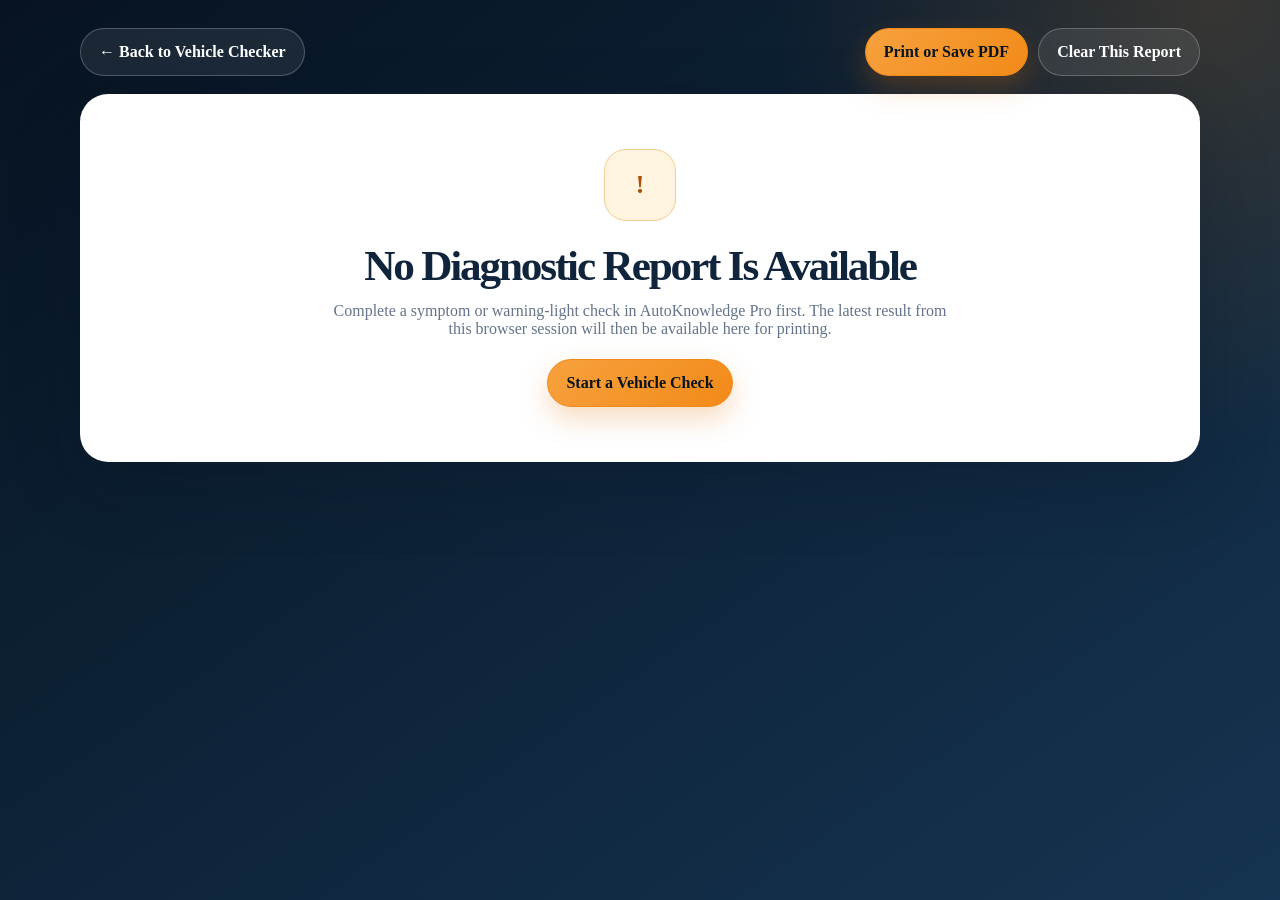
<file: AutoKnowledge-Pro-report-LOCKED.html>
<!DOCTYPE html>
<html lang="en-GB">

<head>

  <meta charset="UTF-8" />

  <meta
    name="viewport"
    content="width=device-width, initial-scale=1.0"
  />

  <title>Diagnostic Guidance Report | AutoKnowledge Pro</title>

  <meta
    name="description"
    content="Printable vehicle diagnostic guidance generated by AutoKnowledge Pro and Motor Vehicle Expert."
  />

  <meta
    name="robots"
    content="noindex,follow"
  />

  <meta
    name="theme-color"
    content="#0b1d32"
  />

  <link
    rel="icon"
    type="image/png"
    href="favicon.png"
  />

  <style>

    /* ========================================================
       AUTOKNOWLEDGE PRO
       PRINTABLE DIAGNOSTIC GUIDANCE REPORT
    ======================================================== */

    :root {
      color-scheme: light;

      --navy-950: #071321;
      --navy-900: #0b1d32;
      --navy-800: #153451;
      --orange-600: #df720d;
      --orange-500: #f28a18;
      --orange-100: #fff0df;

      --page: #eef3f8;
      --white: #ffffff;
      --soft: #f8fafc;
      --muted-surface: #eef3f8;

      --heading: #10243b;
      --body: #34475b;
      --muted: #64748b;

      --green: #18794e;
      --green-bg: #eaf8f0;
      --green-border: #b7e5ca;

      --amber: #a95308;
      --amber-bg: #fff4df;
      --amber-border: #f2ce94;

      --red: #b42318;
      --red-bg: #fff0ee;
      --red-border: #f5b8b2;

      --blue: #175cd3;
      --blue-bg: #edf4ff;
      --blue-border: #bfd4fa;

      --border: #dce4ed;
      --shadow: 0 24px 70px rgba(7, 19, 33, 0.22);

      --radius-small: 12px;
      --radius-medium: 18px;
      --radius-large: 28px;
      --radius-pill: 999px;
    }

    *,
    *::before,
    *::after {
      box-sizing: border-box;
    }

    html {
      min-width: 320px;
      background: var(--page);
    }

    body {
      min-width: 320px;
      min-height: 100vh;
      margin: 0;
      padding: 28px;
      background:
        radial-gradient(
          circle at 95% 0,
          rgba(242, 138, 24, 0.18),
          transparent 28rem
        ),
        linear-gradient(
          145deg,
          var(--navy-950),
          var(--navy-800)
        );
      color: var(--body);
      font-family:
        Inter,
        "Segoe UI",
        Roboto,
        Helvetica,
        Arial,
        sans-serif;
      font-size: 16px;
      line-height: 1.65;
      text-rendering: optimizeLegibility;
      -webkit-font-smoothing: antialiased;
    }

    body,
    button {
      font: inherit;
    }

    h1,
    h2,
    h3,
    p,
    ul {
      margin-top: 0;
    }

    h1,
    h2,
    h3,
    strong {
      font-weight: 800;
    }

    h1,
    h2,
    h3 {
      color: var(--heading);
      line-height: 1.18;
    }

    a {
      color: inherit;
      text-underline-offset: 3px;
    }

    button {
      border: 0;
    }

    img {
      display: block;
      max-width: 100%;
      height: auto;
    }

    [hidden] {
      display: none !important;
    }

    :focus-visible {
      outline: 3px solid rgba(242, 138, 24, 0.7);
      outline-offset: 4px;
    }

    .report-shell {
      width: min(100%, 1120px);
      margin-inline: auto;
    }

    /* ========================================================
       TOP ACTIONS
    ======================================================== */

    .report-actions {
      display: flex;
      align-items: center;
      justify-content: space-between;
      gap: 14px;
      margin-bottom: 18px;
    }

    .action-group {
      display: flex;
      flex-wrap: wrap;
      gap: 10px;
    }

    .button {
      display: inline-flex;
      min-height: 48px;
      align-items: center;
      justify-content: center;
      gap: 8px;
      padding: 11px 18px;
      border: 1px solid transparent;
      border-radius: var(--radius-pill);
      cursor: pointer;
      font-weight: 800;
      line-height: 1.2;
      text-align: center;
      text-decoration: none;
      transition:
        transform 180ms ease,
        background-color 180ms ease,
        border-color 180ms ease,
        box-shadow 180ms ease;
    }

    .button:hover {
      transform: translateY(-2px);
    }

    .button-primary {
      border-color: var(--orange-500);
      background:
        linear-gradient(
          135deg,
          #f7a13e,
          var(--orange-500)
        );
      color: var(--navy-950);
      box-shadow: 0 12px 28px rgba(223, 114, 13, 0.25);
    }

    .button-secondary {
      border-color: rgba(255, 255, 255, 0.23);
      background: rgba(255, 255, 255, 0.08);
      color: var(--white);
    }

    .button-secondary:hover {
      background: rgba(255, 255, 255, 0.14);
    }

    /* ========================================================
       REPORT DOCUMENT
    ======================================================== */

    .report-document {
      overflow: hidden;
      border: 1px solid rgba(255, 255, 255, 0.18);
      border-radius: var(--radius-large);
      background: var(--white);
      box-shadow: var(--shadow);
    }

    .report-header {
      display: grid;
      grid-template-columns:
        minmax(0, 1fr)
        minmax(230px, 0.38fr);
      gap: 32px;
      align-items: start;
      padding: 34px;
      background:
        radial-gradient(
          circle at 100% 0,
          rgba(242, 138, 24, 0.22),
          transparent 20rem
        ),
        linear-gradient(
          135deg,
          var(--navy-950),
          var(--navy-800)
        );
    }

    .brand {
      display: flex;
      align-items: center;
      gap: 14px;
      margin-bottom: 23px;
    }

    .brand img {
      width: 60px;
      height: 60px;
      flex: 0 0 auto;
      border-radius: 16px;
      background: var(--white);
      object-fit: contain;
      box-shadow: 0 8px 22px rgba(0, 0, 0, 0.18);
    }

    .brand-copy {
      display: grid;
      gap: 2px;
    }

    .brand-copy small {
      color: #ffd3a2;
      font-size: 0.7rem;
      font-weight: 900;
      letter-spacing: 0.08em;
      text-transform: uppercase;
    }

    .brand-copy strong {
      color: var(--white);
      font-size: 1.15rem;
      letter-spacing: -0.035em;
    }

    .report-header h1 {
      margin-bottom: 13px;
      color: var(--white);
      font-size: clamp(2.1rem, 5vw, 3.8rem);
      letter-spacing: -0.06em;
    }

    .report-header p {
      max-width: 750px;
      margin-bottom: 0;
      color: #c2d0dd;
      line-height: 1.72;
    }

    .report-meta-card {
      display: grid;
      gap: 16px;
      padding: 21px;
      border: 1px solid rgba(255, 255, 255, 0.16);
      border-radius: var(--radius-medium);
      background: rgba(255, 255, 255, 0.08);
    }

    .meta-item {
      display: grid;
      gap: 4px;
    }

    .meta-item span {
      color: #aebfce;
      font-size: 0.68rem;
      font-weight: 900;
      letter-spacing: 0.08em;
      text-transform: uppercase;
    }

    .meta-item strong {
      color: var(--white);
      font-size: 0.94rem;
      overflow-wrap: anywhere;
    }

    .urgency-pill {
      display: inline-flex;
      width: fit-content;
      padding: 7px 10px;
      border: 1px solid rgba(255, 255, 255, 0.18);
      border-radius: var(--radius-pill);
      color: var(--white);
      font-size: 0.75rem;
      font-weight: 900;
    }

    .urgency-pill.low {
      border-color: rgba(183, 229, 202, 0.45);
      background: rgba(24, 121, 78, 0.24);
    }

    .urgency-pill.medium {
      border-color: rgba(242, 206, 148, 0.5);
      background: rgba(169, 83, 8, 0.25);
    }

    .urgency-pill.high {
      border-color: rgba(245, 184, 178, 0.55);
      background: rgba(180, 35, 24, 0.28);
    }

    /* ========================================================
       REPORT BODY
    ======================================================== */

    .report-body {
      display: grid;
      gap: 18px;
      padding: 30px;
    }

    .summary-panel {
      padding: 23px;
      border: 1px solid var(--border);
      border-radius: var(--radius-medium);
      background:
        linear-gradient(
          180deg,
          var(--white),
          var(--soft)
        );
    }

    .section-label {
      display: inline-flex;
      margin-bottom: 10px;
      color: var(--orange-600);
      font-size: 0.7rem;
      font-weight: 900;
      letter-spacing: 0.08em;
      text-transform: uppercase;
    }

    .summary-panel h2 {
      margin-bottom: 9px;
      font-size: 1.5rem;
      letter-spacing: -0.04em;
    }

    .summary-panel p {
      margin-bottom: 0;
      color: var(--muted);
    }

    .three-card-grid {
      display: grid;
      grid-template-columns: repeat(3, minmax(0, 1fr));
      gap: 15px;
    }

    .guidance-card {
      padding: 21px;
      border: 1px solid var(--border);
      border-radius: var(--radius-medium);
      background: var(--white);
    }

    .guidance-card h2 {
      margin-bottom: 9px;
      font-size: 1.08rem;
      letter-spacing: -0.025em;
    }

    .guidance-card p {
      margin-bottom: 0;
      color: var(--muted);
      font-size: 0.86rem;
    }

    .guidance-card.direction {
      border-top: 4px solid var(--orange-500);
    }

    .guidance-card.driving {
      border-top: 4px solid var(--red);
    }

    .guidance-card.mot {
      border-top: 4px solid var(--blue);
    }

    .two-column-grid {
      display: grid;
      grid-template-columns: repeat(2, minmax(0, 1fr));
      gap: 15px;
    }

    .report-section {
      padding: 22px;
      border: 1px solid var(--border);
      border-radius: var(--radius-medium);
      background: var(--white);
    }

    .report-section h2 {
      margin-bottom: 16px;
      font-size: 1.16rem;
      letter-spacing: -0.03em;
    }

    .result-list {
      display: grid;
      gap: 10px;
      margin: 0;
      padding: 0;
      list-style: none;
    }

    .result-list li {
      position: relative;
      padding: 11px 12px 11px 40px;
      border: 1px solid var(--border);
      border-radius: var(--radius-small);
      background: var(--soft);
      color: var(--body);
      font-size: 0.84rem;
    }

    .result-list li::before {
      position: absolute;
      top: 11px;
      left: 12px;
      display: grid;
      width: 19px;
      height: 19px;
      place-items: center;
      border-radius: 50%;
      background: var(--green-bg);
      color: var(--green);
      content: "✓";
      font-size: 0.65rem;
      font-weight: 900;
    }

    .guide-section {
      padding: 22px;
      border: 1px solid var(--blue-border);
      border-radius: var(--radius-medium);
      background: var(--blue-bg);
    }

    .guide-section h2 {
      margin-bottom: 7px;
      color: #173f75;
      font-size: 1.16rem;
    }

    .guide-section > p {
      margin-bottom: 16px;
      color: #46627f;
      font-size: 0.85rem;
    }

    .guide-grid {
      display: grid;
      grid-template-columns: repeat(2, minmax(0, 1fr));
      gap: 10px;
    }

    .guide-link {
      display: flex;
      align-items: center;
      justify-content: space-between;
      gap: 12px;
      padding: 12px 14px;
      border: 1px solid #b9cfee;
      border-radius: var(--radius-small);
      background: var(--white);
      color: #174b91;
      font-size: 0.82rem;
      font-weight: 800;
      text-decoration: none;
    }

    .guide-link:hover {
      border-color: #719bd7;
    }

    .disclaimer {
      padding: 19px 21px;
      border: 1px solid var(--amber-border);
      border-radius: var(--radius-medium);
      background: var(--amber-bg);
    }

    .disclaimer strong {
      display: block;
      margin-bottom: 5px;
      color: var(--amber);
    }

    .disclaimer p {
      margin-bottom: 0;
      color: #705023;
      font-size: 0.84rem;
    }

    /* ========================================================
       EMPTY STATE
    ======================================================== */

    .empty-state {
      padding: 54px 30px;
      text-align: center;
    }

    .empty-icon {
      display: grid;
      width: 72px;
      height: 72px;
      margin: 0 auto 20px;
      place-items: center;
      border: 1px solid var(--amber-border);
      border-radius: 22px;
      background: var(--amber-bg);
      color: var(--amber);
      font-size: 1.6rem;
      font-weight: 900;
    }

    .empty-state h1 {
      margin-bottom: 10px;
      font-size: clamp(1.8rem, 4vw, 2.7rem);
      letter-spacing: -0.05em;
    }

    .empty-state p {
      max-width: 620px;
      margin: 0 auto 21px;
      color: var(--muted);
    }

    /* ========================================================
       FOOTER
    ======================================================== */

    .report-footer {
      display: flex;
      align-items: flex-start;
      justify-content: space-between;
      gap: 24px;
      padding: 24px 30px;
      background: var(--navy-950);
      color: #9fb0bf;
      font-size: 0.8rem;
    }

    .report-footer strong {
      display: block;
      margin-bottom: 4px;
      color: var(--white);
    }

    .report-footer p {
      max-width: 650px;
      margin-bottom: 0;
    }

    .report-footer a {
      color: #ffd09b;
    }

    /* ========================================================
       RESPONSIVE
    ======================================================== */

    @media (max-width: 850px) {
      body {
        padding: 14px;
      }

      .report-actions,
      .report-footer {
        align-items: stretch;
        flex-direction: column;
      }

      .report-header,
      .three-card-grid,
      .two-column-grid,
      .guide-grid {
        grid-template-columns: 1fr;
      }

      .report-header,
      .report-body {
        padding: 23px;
      }

      .action-group {
        display: grid;
        grid-template-columns: 1fr;
      }

      .button {
        width: 100%;
      }
    }

    @media (max-width: 420px) {
      body {
        padding: 8px;
      }

      .report-document {
        border-radius: 20px;
      }

      .report-header,
      .report-body,
      .report-footer {
        padding: 19px;
      }
    }

    /* ========================================================
       PRINT
    ======================================================== */

    @media print {
      @page {
        size: A4;
        margin: 13mm;
      }

      html,
      body {
        background: var(--white) !important;
      }

      body {
        padding: 0;
        color: #111827;
        font-size: 10.5pt;
      }

      .report-actions {
        display: none !important;
      }

      .report-shell {
        width: 100%;
        max-width: none;
      }

      .report-document {
        border: 0;
        border-radius: 0;
        box-shadow: none;
      }

      .report-header {
        padding: 20px;
        print-color-adjust: exact;
        -webkit-print-color-adjust: exact;
      }

      .report-body {
        padding: 18px 0;
      }

      .three-card-grid,
      .two-column-grid {
        grid-template-columns: 1fr;
      }

      .summary-panel,
      .guidance-card,
      .report-section,
      .guide-section,
      .disclaimer {
        break-inside: avoid;
        box-shadow: none;
      }

      .guide-link {
        color: #111827;
      }

      .guide-link::after {
        content: " (" attr(href) ")";
        font-size: 8pt;
        font-weight: 400;
      }

      .report-footer {
        padding: 18px;
        print-color-adjust: exact;
        -webkit-print-color-adjust: exact;
      }
    }

  </style>

</head>

<body>

  <main class="report-shell">

    <div class="report-actions">

      <a
        class="button button-secondary"
        href="index.html"
      >
        ← Back to Vehicle Checker
      </a>

      <div class="action-group">

        <button
          class="button button-primary"
          id="print-report"
          type="button"
        >
          Print or Save PDF
        </button>

        <button
          class="button button-secondary"
          id="clear-report"
          type="button"
        >
          Clear This Report
        </button>

      </div>

    </div>

    <article
      class="report-document"
      id="report-document"
      hidden
    >

      <header class="report-header">

        <div>

          <div class="brand">

            <img
              src="logo.png"
              alt="AutoKnowledge Pro logo"
              width="60"
              height="60"
            />

            <span class="brand-copy">

              <small>
                Motor Vehicle Expert
              </small>

              <strong>
                AutoKnowledge Pro
              </strong>

            </span>

          </div>

          <h1 id="report-title">
            Diagnostic Guidance Report
          </h1>

          <p id="report-summary">
            Diagnostic guidance generated from the symptoms and conditions
            selected in AutoKnowledge Pro.
          </p>

        </div>

        <aside class="report-meta-card">

          <div class="meta-item">

            <span>
              Generated
            </span>

            <strong id="report-date">
              —
            </strong>

          </div>

          <div class="meta-item">

            <span>
              Guidance type
            </span>

            <strong id="report-type">
              Vehicle symptom guidance
            </strong>

          </div>

          <div class="meta-item">

            <span>
              Urgency
            </span>

            <strong
              class="urgency-pill medium"
              id="report-urgency"
            >
              Review required
            </strong>

          </div>

        </aside>

      </header>

      <div class="report-body">

        <section class="summary-panel">

          <span class="section-label">
            Diagnostic summary
          </span>

          <h2 id="report-direction-title">
            Diagnostic direction
          </h2>

          <p id="report-direction-copy">
            The diagnostic direction will appear here.
          </p>

        </section>

        <div class="three-card-grid">

          <section class="guidance-card direction">

            <span class="section-label">
              Fault direction
            </span>

            <h2 id="direction-card-title">
              Diagnostic direction
            </h2>

            <p id="direction-card-copy">
              The strongest fault direction will appear here.
            </p>

          </section>

          <section class="guidance-card driving">

            <span class="section-label">
              Driving guidance
            </span>

            <h2 id="driving-title">
              Assess before driving
            </h2>

            <p id="driving-copy">
              Safe-driving guidance will appear here.
            </p>

          </section>

          <section class="guidance-card mot">

            <span class="section-label">
              MOT relevance
            </span>

            <h2 id="mot-title">
              MOT guidance
            </h2>

            <p id="mot-copy">
              MOT relevance will appear here.
            </p>

          </section>

        </div>

        <div class="two-column-grid">

          <section class="report-section">

            <h2>
              Possible Fault Areas
            </h2>

            <ul
              class="result-list"
              id="cause-list"
            ></ul>

          </section>

          <section class="report-section">

            <h2>
              Recommended Next Checks
            </h2>

            <ul
              class="result-list"
              id="check-list"
            ></ul>

          </section>

        </div>

        <section class="guide-section">

          <h2>
            Related Motor Vehicle Expert Guides
          </h2>

          <p>
            Use these full guides for detailed symptoms, diagnostic processes,
            MOT information and repair guidance.
          </p>

          <div
            class="guide-grid"
            id="guide-grid"
          ></div>

        </section>

        <section class="disclaimer">

          <strong>
            Diagnostic guidance—not a confirmed repair
          </strong>

          <p>
            This report is based only on the information selected in
            AutoKnowledge Pro. It does not confirm that a component has failed,
            replace a physical inspection or guarantee that a vehicle is safe
            to drive. Stop and obtain professional help when braking, steering,
            overheating, smoke, fluid loss or unpredictable vehicle behaviour
            creates a safety concern.
          </p>

        </section>

      </div>

      <footer class="report-footer">

        <div>

          <strong>
            AutoKnowledge Pro
          </strong>

          <p>
            Free UK vehicle symptom and warning-light guidance by Motor Vehicle
            Expert.
          </p>

        </div>

        <div>

          <strong>
            Motor Vehicle Expert
          </strong>

          <a
            href="https://motorvehicleexpert.co.uk/"
            target="_blank"
            rel="noopener noreferrer"
          >
            motorvehicleexpert.co.uk
          </a>

        </div>

      </footer>

    </article>

    <section
      class="report-document empty-state"
      id="empty-state"
      hidden
    >

      <span
        class="empty-icon"
        aria-hidden="true"
      >
        !
      </span>

      <h1>
        No Diagnostic Report Is Available
      </h1>

      <p>
        Complete a symptom or warning-light check in AutoKnowledge Pro first.
        The latest result from this browser session will then be available here
        for printing.
      </p>

      <a
        class="button button-primary"
        href="index.html#start-check"
      >
        Start a Vehicle Check
      </a>

    </section>

  </main>

  <script>

    "use strict";

    /* ======================================================
       REPORT CONFIGURATION
    ====================================================== */

    const REPORT_CONFIG = Object.freeze({
      storageKey: "autoknowledge-pro-last-result",
      appVersion: "1.0.0",
      defaultTitle:
        "Diagnostic Guidance Report | AutoKnowledge Pro",
      allowedHosts: new Set([
        "motorvehicleexpert.co.uk",
        "www.motorvehicleexpert.co.uk"
      ])
    });

    /* ======================================================
       DOM REFERENCES
    ====================================================== */

    const elements = {
      reportDocument:
        document.getElementById("report-document"),

      emptyState:
        document.getElementById("empty-state"),

      printButton:
        document.getElementById("print-report"),

      clearButton:
        document.getElementById("clear-report"),

      reportTitle:
        document.getElementById("report-title"),

      reportSummary:
        document.getElementById("report-summary"),

      reportDate:
        document.getElementById("report-date"),

      reportType:
        document.getElementById("report-type"),

      reportUrgency:
        document.getElementById("report-urgency"),

      reportDirectionTitle:
        document.getElementById("report-direction-title"),

      reportDirectionCopy:
        document.getElementById("report-direction-copy"),

      directionCardTitle:
        document.getElementById("direction-card-title"),

      directionCardCopy:
        document.getElementById("direction-card-copy"),

      drivingTitle:
        document.getElementById("driving-title"),

      drivingCopy:
        document.getElementById("driving-copy"),

      motTitle:
        document.getElementById("mot-title"),

      motCopy:
        document.getElementById("mot-copy"),

      causeList:
        document.getElementById("cause-list"),

      checkList:
        document.getElementById("check-list"),

      guideGrid:
        document.getElementById("guide-grid")
    };

    /* ======================================================
       GENERAL HELPERS
    ====================================================== */

    function setText(element, value) {
      if (!element) {
        return;
      }

      element.textContent =
        typeof value === "string" && value.trim()
          ? value
          : "Not provided";
    }

    function clearElement(element) {
      if (element) {
        element.replaceChildren();
      }
    }

    function showEmptyState() {
      if (elements.reportDocument) {
        elements.reportDocument.hidden = true;
      }

      if (elements.emptyState) {
        elements.emptyState.hidden = false;
      }

      if (elements.printButton) {
        elements.printButton.disabled = true;
      }

      if (elements.clearButton) {
        elements.clearButton.disabled = true;
      }

      document.title = REPORT_CONFIG.defaultTitle;
    }

    function showReport() {
      if (elements.emptyState) {
        elements.emptyState.hidden = true;
      }

      if (elements.reportDocument) {
        elements.reportDocument.hidden = false;
      }

      if (elements.printButton) {
        elements.printButton.disabled = false;
      }

      if (elements.clearButton) {
        elements.clearButton.disabled = false;
      }
    }

    function formatDate(value) {
      const date = value
        ? new Date(value)
        : new Date();

      if (Number.isNaN(date.getTime())) {
        return new Date().toLocaleString("en-GB");
      }

      return date.toLocaleString("en-GB", {
        dateStyle: "long",
        timeStyle: "short"
      });
    }

    function validateText(value) {
      return (
        typeof value === "string" &&
        value.trim().length > 0
      );
    }

    function validateResult(result) {
      if (!result || typeof result !== "object") {
        return false;
      }

      const required = [
        result.title,
        result.summary,
        result.urgency?.label,
        result.direction?.title,
        result.direction?.copy,
        result.driving?.title,
        result.driving?.copy,
        result.mot?.title,
        result.mot?.copy
      ];

      return (
        required.every(validateText) &&
        Array.isArray(result.causes) &&
        result.causes.length > 0 &&
        Array.isArray(result.checks) &&
        result.checks.length > 0
      );
    }

    function readStoredResult() {
      try {
        const raw =
          window.sessionStorage.getItem(
            REPORT_CONFIG.storageKey
          );

        if (!raw) {
          return null;
        }

        const stored = JSON.parse(raw);

        if (
          stored?.appVersion !==
          REPORT_CONFIG.appVersion
        ) {
          return null;
        }

        if (!validateResult(stored.result)) {
          return null;
        }

        return stored;
      } catch (error) {
        console.error(
          "Unable to read the AutoKnowledge Pro report:",
          error
        );

        return null;
      }
    }

    /* ======================================================
       LIST RENDERING
    ====================================================== */

    function renderList(container, items) {
      clearElement(container);

      items.forEach((item) => {
        const listItem =
          document.createElement("li");

        listItem.textContent = item;
        container.appendChild(listItem);
      });
    }

    /* ======================================================
       GUIDE LINKS
    ====================================================== */

    function normaliseGuideUrl(value) {
      if (!validateText(value)) {
        return "https://motorvehicleexpert.co.uk/diagnostics.html";
      }

      try {
        const url = new URL(
          value,
          "https://motorvehicleexpert.co.uk/"
        );

        if (
          !REPORT_CONFIG.allowedHosts.has(
            url.hostname
          )
        ) {
          return "https://motorvehicleexpert.co.uk/diagnostics.html";
        }

        return url.href;
      } catch (error) {
        return "https://motorvehicleexpert.co.uk/diagnostics.html";
      }
    }

    function renderGuides(guides) {
      clearElement(elements.guideGrid);

      const validGuides =
        Array.isArray(guides)
          ? guides.filter(
              (guide) =>
                validateText(guide?.title) &&
                validateText(guide?.url)
            )
          : [];

      if (validGuides.length === 0) {
        validGuides.push({
          title: "Vehicle Diagnostics Hub",
          url: "diagnostics.html"
        });
      }

      validGuides.slice(0, 6).forEach((guide) => {
        const anchor =
          document.createElement("a");

        const title =
          document.createElement("span");

        const arrow =
          document.createElement("span");

        anchor.className = "guide-link";
        anchor.href =
          normaliseGuideUrl(guide.url);
        anchor.target = "_blank";
        anchor.rel = "noopener noreferrer";

        title.textContent = guide.title;
        arrow.textContent = "→";
        arrow.setAttribute("aria-hidden", "true");

        anchor.append(title, arrow);
        elements.guideGrid.appendChild(anchor);
      });
    }

    /* ======================================================
       URGENCY
    ====================================================== */

    function renderUrgency(urgency) {
      const allowedLevels =
        new Set(["low", "medium", "high"]);

      const level =
        allowedLevels.has(urgency?.level)
          ? urgency.level
          : "medium";

      elements.reportUrgency.classList.remove(
        "low",
        "medium",
        "high"
      );

      elements.reportUrgency.classList.add(level);

      setText(
        elements.reportUrgency,
        urgency?.label || "Review required"
      );
    }

    /* ======================================================
       REPORT RENDERING
    ====================================================== */

    function renderReport(stored) {
      const result = stored.result;

      showReport();

      setText(
        elements.reportTitle,
        result.title
      );

      setText(
        elements.reportSummary,
        result.summary
      );

      setText(
        elements.reportDate,
        formatDate(stored.savedAt)
      );

      setText(
        elements.reportType,
        result.eyebrow ||
          "Vehicle diagnostic guidance"
      );

      renderUrgency(result.urgency);

      setText(
        elements.reportDirectionTitle,
        result.direction.title
      );

      setText(
        elements.reportDirectionCopy,
        result.direction.copy
      );

      setText(
        elements.directionCardTitle,
        result.direction.title
      );

      setText(
        elements.directionCardCopy,
        result.direction.copy
      );

      setText(
        elements.drivingTitle,
        result.driving.title
      );

      setText(
        elements.drivingCopy,
        result.driving.copy
      );

      setText(
        elements.motTitle,
        result.mot.title
      );

      setText(
        elements.motCopy,
        result.mot.copy
      );

      renderList(
        elements.causeList,
        result.causes
      );

      renderList(
        elements.checkList,
        result.checks
      );

      renderGuides(result.guides);

      document.title =
        `${result.title} | AutoKnowledge Pro`;
    }

    /* ======================================================
       ACTIONS
    ====================================================== */

    function printReport() {
      if (elements.reportDocument?.hidden) {
        return;
      }

      window.print();
    }

    function clearReport() {
      try {
        window.sessionStorage.removeItem(
          REPORT_CONFIG.storageKey
        );
      } catch (error) {
        console.error(
          "Unable to clear the stored report:",
          error
        );
      }

      showEmptyState();
    }

    /* ======================================================
       INITIALISATION
    ====================================================== */

    function initialiseReport() {
      const stored = readStoredResult();

      if (!stored) {
        showEmptyState();
        return;
      }

      renderReport(stored);

      elements.printButton?.addEventListener(
        "click",
        printReport
      );

      elements.clearButton?.addEventListener(
        "click",
        clearReport
      );
    }

    document.addEventListener(
      "DOMContentLoaded",
      initialiseReport,
      {
        once: true
      }
    );

  </script>

</body>

</html>
</file>
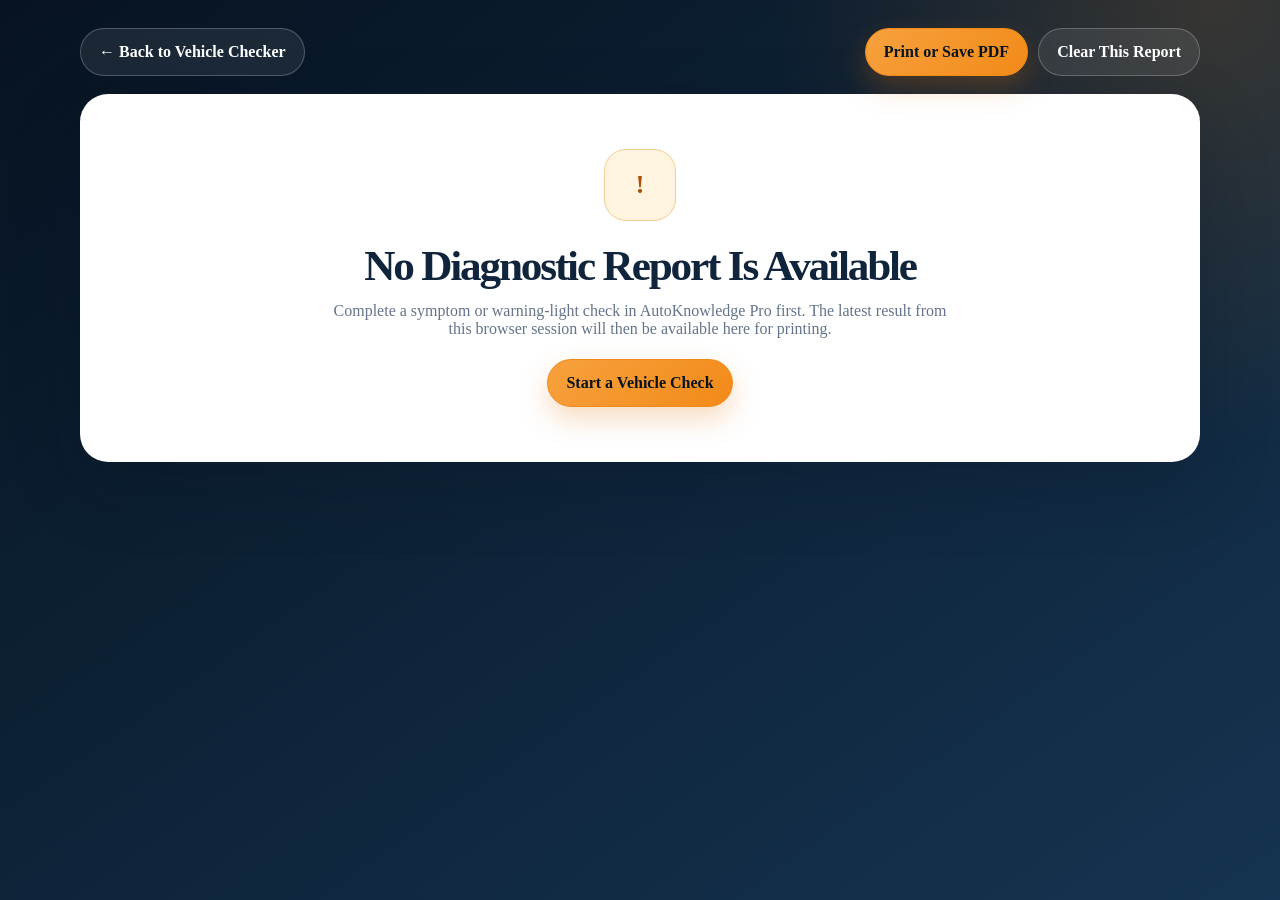
<file: AutoKnowledge-Pro-V1.0.0-report.html>
<!DOCTYPE html>
<html lang="en-GB">

<head>

  <meta charset="UTF-8" />

  <meta
    name="viewport"
    content="width=device-width, initial-scale=1.0"
  />

  <title>Diagnostic Guidance Report | AutoKnowledge Pro</title>

  <meta name="application-version" content="1.0.0" />

  <meta
    name="description"
    content="Printable vehicle diagnostic guidance generated by AutoKnowledge Pro and Motor Vehicle Expert."
  />

  <meta
    name="robots"
    content="noindex,follow"
  />

  <meta
    name="theme-color"
    content="#0b1d32"
  />

  <link
    rel="icon"
    type="image/png"
    href="favicon.png"
  />

  <style>

    /* ========================================================
       AUTOKNOWLEDGE PRO
       PRINTABLE DIAGNOSTIC GUIDANCE REPORT
    ======================================================== */

    :root {
      color-scheme: light;

      --navy-950: #071321;
      --navy-900: #0b1d32;
      --navy-800: #153451;
      --orange-600: #df720d;
      --orange-500: #f28a18;
      --orange-100: #fff0df;

      --page: #eef3f8;
      --white: #ffffff;
      --soft: #f8fafc;
      --muted-surface: #eef3f8;

      --heading: #10243b;
      --body: #34475b;
      --muted: #64748b;

      --green: #18794e;
      --green-bg: #eaf8f0;
      --green-border: #b7e5ca;

      --amber: #a95308;
      --amber-bg: #fff4df;
      --amber-border: #f2ce94;

      --red: #b42318;
      --red-bg: #fff0ee;
      --red-border: #f5b8b2;

      --blue: #175cd3;
      --blue-bg: #edf4ff;
      --blue-border: #bfd4fa;

      --border: #dce4ed;
      --shadow: 0 24px 70px rgba(7, 19, 33, 0.22);

      --radius-small: 12px;
      --radius-medium: 18px;
      --radius-large: 28px;
      --radius-pill: 999px;
    }

    *,
    *::before,
    *::after {
      box-sizing: border-box;
    }

    html {
      min-width: 320px;
      background: var(--page);
    }

    body {
      min-width: 320px;
      min-height: 100vh;
      margin: 0;
      padding: 28px;
      background:
        radial-gradient(
          circle at 95% 0,
          rgba(242, 138, 24, 0.18),
          transparent 28rem
        ),
        linear-gradient(
          145deg,
          var(--navy-950),
          var(--navy-800)
        );
      color: var(--body);
      font-family:
        Inter,
        "Segoe UI",
        Roboto,
        Helvetica,
        Arial,
        sans-serif;
      font-size: 16px;
      line-height: 1.65;
      text-rendering: optimizeLegibility;
      -webkit-font-smoothing: antialiased;
    }

    body,
    button {
      font: inherit;
    }

    h1,
    h2,
    h3,
    p,
    ul {
      margin-top: 0;
    }

    h1,
    h2,
    h3,
    strong {
      font-weight: 800;
    }

    h1,
    h2,
    h3 {
      color: var(--heading);
      line-height: 1.18;
    }

    a {
      color: inherit;
      text-underline-offset: 3px;
    }

    button {
      border: 0;
    }

    img {
      display: block;
      max-width: 100%;
      height: auto;
    }

    [hidden] {
      display: none !important;
    }

    :focus-visible {
      outline: 3px solid rgba(242, 138, 24, 0.7);
      outline-offset: 4px;
    }

    .report-shell {
      width: min(100%, 1120px);
      margin-inline: auto;
    }

    /* ========================================================
       TOP ACTIONS
    ======================================================== */

    .report-actions {
      display: flex;
      align-items: center;
      justify-content: space-between;
      gap: 14px;
      margin-bottom: 18px;
    }

    .action-group {
      display: flex;
      flex-wrap: wrap;
      gap: 10px;
    }

    .button {
      display: inline-flex;
      min-height: 48px;
      align-items: center;
      justify-content: center;
      gap: 8px;
      padding: 11px 18px;
      border: 1px solid transparent;
      border-radius: var(--radius-pill);
      cursor: pointer;
      font-weight: 800;
      line-height: 1.2;
      text-align: center;
      text-decoration: none;
      transition:
        transform 180ms ease,
        background-color 180ms ease,
        border-color 180ms ease,
        box-shadow 180ms ease;
    }

    .button:hover {
      transform: translateY(-2px);
    }

    .button-primary {
      border-color: var(--orange-500);
      background:
        linear-gradient(
          135deg,
          #f7a13e,
          var(--orange-500)
        );
      color: var(--navy-950);
      box-shadow: 0 12px 28px rgba(223, 114, 13, 0.25);
    }

    .button-secondary {
      border-color: rgba(255, 255, 255, 0.23);
      background: rgba(255, 255, 255, 0.08);
      color: var(--white);
    }

    .button-secondary:hover {
      background: rgba(255, 255, 255, 0.14);
    }

    /* ========================================================
       REPORT DOCUMENT
    ======================================================== */

    .report-document {
      overflow: hidden;
      border: 1px solid rgba(255, 255, 255, 0.18);
      border-radius: var(--radius-large);
      background: var(--white);
      box-shadow: var(--shadow);
    }

    .report-header {
      display: grid;
      grid-template-columns:
        minmax(0, 1fr)
        minmax(230px, 0.38fr);
      gap: 32px;
      align-items: start;
      padding: 34px;
      background:
        radial-gradient(
          circle at 100% 0,
          rgba(242, 138, 24, 0.22),
          transparent 20rem
        ),
        linear-gradient(
          135deg,
          var(--navy-950),
          var(--navy-800)
        );
    }

    .brand {
      display: flex;
      align-items: center;
      gap: 14px;
      margin-bottom: 23px;
    }

    .brand img {
      width: 60px;
      height: 60px;
      flex: 0 0 auto;
      border-radius: 16px;
      background: var(--white);
      object-fit: contain;
      box-shadow: 0 8px 22px rgba(0, 0, 0, 0.18);
    }

    .brand-copy {
      display: grid;
      gap: 2px;
    }

    .brand-copy small {
      color: #ffd3a2;
      font-size: 0.7rem;
      font-weight: 900;
      letter-spacing: 0.08em;
      text-transform: uppercase;
    }

    .brand-copy strong {
      color: var(--white);
      font-size: 1.15rem;
      letter-spacing: -0.035em;
    }

    .report-header h1 {
      margin-bottom: 13px;
      color: var(--white);
      font-size: clamp(2.1rem, 5vw, 3.8rem);
      letter-spacing: -0.06em;
    }

    .report-header p {
      max-width: 750px;
      margin-bottom: 0;
      color: #c2d0dd;
      line-height: 1.72;
    }

    .report-meta-card {
      display: grid;
      gap: 16px;
      padding: 21px;
      border: 1px solid rgba(255, 255, 255, 0.16);
      border-radius: var(--radius-medium);
      background: rgba(255, 255, 255, 0.08);
    }

    .meta-item {
      display: grid;
      gap: 4px;
    }

    .meta-item span {
      color: #aebfce;
      font-size: 0.68rem;
      font-weight: 900;
      letter-spacing: 0.08em;
      text-transform: uppercase;
    }

    .meta-item strong {
      color: var(--white);
      font-size: 0.94rem;
      overflow-wrap: anywhere;
    }

    .urgency-pill {
      display: inline-flex;
      width: fit-content;
      padding: 7px 10px;
      border: 1px solid rgba(255, 255, 255, 0.18);
      border-radius: var(--radius-pill);
      color: var(--white);
      font-size: 0.75rem;
      font-weight: 900;
    }

    .urgency-pill.low {
      border-color: rgba(183, 229, 202, 0.45);
      background: rgba(24, 121, 78, 0.24);
    }

    .urgency-pill.medium {
      border-color: rgba(242, 206, 148, 0.5);
      background: rgba(169, 83, 8, 0.25);
    }

    .urgency-pill.high {
      border-color: rgba(245, 184, 178, 0.55);
      background: rgba(180, 35, 24, 0.28);
    }


    .report-repair-heading {display:flex;justify-content:space-between;gap:18px;align-items:flex-start;margin-bottom:18px;}
    .report-confidence {display:grid;gap:4px;min-width:150px;padding:13px;border:1px solid var(--green-border);border-radius:12px;background:var(--green-bg);text-align:center;}
    .report-confidence span,.report-metric-grid span,.report-reference span {font-size:.68rem;font-weight:900;text-transform:uppercase;color:var(--muted);}
    .report-confidence strong {font-size:1.4rem;color:var(--green);}
    .report-metric-grid {display:grid;grid-template-columns:repeat(4,minmax(0,1fr));gap:10px;}
    .report-metric-grid article {padding:14px;border:1px solid var(--border);border-radius:12px;background:var(--soft);}
    .report-metric-grid strong {display:block;margin-top:5px;color:var(--heading);font-size:.88rem;}
    .report-repair-detail {margin-top:14px;}
    .report-repair-detail article {padding:16px;border:1px solid var(--border);border-radius:12px;background:var(--soft);}
    .report-repair-detail h3 {font-size:1rem;}
    .report-reference {display:grid;gap:4px;margin-top:14px;padding-top:12px;border-top:1px solid var(--border);}
    .report-estimate-note {margin:14px 0 0;color:var(--muted);font-size:.76rem;}
    .notes-lines {display:grid;gap:20px;margin-top:20px;}
    .notes-lines span {display:block;border-bottom:1px solid #aeb9c5;}
    .report-qr-section {display:grid;grid-template-columns:120px minmax(0,1fr);gap:20px;align-items:center;padding:20px;border:1px solid var(--blue-border);border-radius:var(--radius-medium);background:var(--blue-bg);}
    .report-qr-section img {border:6px solid #fff;border-radius:10px;}
    @media(max-width:760px){.report-metric-grid{grid-template-columns:repeat(2,minmax(0,1fr));}.report-repair-heading{flex-direction:column;}.report-qr-section{grid-template-columns:1fr;}}


    /* ========================================================
       REPORT BODY
    ======================================================== */

    .report-body {
      display: grid;
      gap: 18px;
      padding: 30px;
    }

    .summary-panel {
      padding: 23px;
      border: 1px solid var(--border);
      border-radius: var(--radius-medium);
      background:
        linear-gradient(
          180deg,
          var(--white),
          var(--soft)
        );
    }

    .section-label {
      display: inline-flex;
      margin-bottom: 10px;
      color: var(--orange-600);
      font-size: 0.7rem;
      font-weight: 900;
      letter-spacing: 0.08em;
      text-transform: uppercase;
    }

    .summary-panel h2 {
      margin-bottom: 9px;
      font-size: 1.5rem;
      letter-spacing: -0.04em;
    }

    .summary-panel p {
      margin-bottom: 0;
      color: var(--muted);
    }

    .three-card-grid {
      display: grid;
      grid-template-columns: repeat(3, minmax(0, 1fr));
      gap: 15px;
    }

    .guidance-card {
      padding: 21px;
      border: 1px solid var(--border);
      border-radius: var(--radius-medium);
      background: var(--white);
    }

    .guidance-card h2 {
      margin-bottom: 9px;
      font-size: 1.08rem;
      letter-spacing: -0.025em;
    }

    .guidance-card p {
      margin-bottom: 0;
      color: var(--muted);
      font-size: 0.86rem;
    }

    .guidance-card.direction {
      border-top: 4px solid var(--orange-500);
    }

    .guidance-card.driving {
      border-top: 4px solid var(--red);
    }

    .guidance-card.mot {
      border-top: 4px solid var(--blue);
    }

    .two-column-grid {
      display: grid;
      grid-template-columns: repeat(2, minmax(0, 1fr));
      gap: 15px;
    }

    .report-section {
      padding: 22px;
      border: 1px solid var(--border);
      border-radius: var(--radius-medium);
      background: var(--white);
    }

    .report-section h2 {
      margin-bottom: 16px;
      font-size: 1.16rem;
      letter-spacing: -0.03em;
    }

    .result-list {
      display: grid;
      gap: 10px;
      margin: 0;
      padding: 0;
      list-style: none;
    }

    .result-list li {
      position: relative;
      padding: 11px 12px 11px 40px;
      border: 1px solid var(--border);
      border-radius: var(--radius-small);
      background: var(--soft);
      color: var(--body);
      font-size: 0.84rem;
    }

    .result-list li::before {
      position: absolute;
      top: 11px;
      left: 12px;
      display: grid;
      width: 19px;
      height: 19px;
      place-items: center;
      border-radius: 50%;
      background: var(--green-bg);
      color: var(--green);
      content: "✓";
      font-size: 0.65rem;
      font-weight: 900;
    }

    .guide-section {
      padding: 22px;
      border: 1px solid var(--blue-border);
      border-radius: var(--radius-medium);
      background: var(--blue-bg);
    }

    .guide-section h2 {
      margin-bottom: 7px;
      color: #173f75;
      font-size: 1.16rem;
    }

    .guide-section > p {
      margin-bottom: 16px;
      color: #46627f;
      font-size: 0.85rem;
    }

    .guide-grid {
      display: grid;
      grid-template-columns: repeat(2, minmax(0, 1fr));
      gap: 10px;
    }

    .guide-link {
      display: flex;
      align-items: center;
      justify-content: space-between;
      gap: 12px;
      padding: 12px 14px;
      border: 1px solid #b9cfee;
      border-radius: var(--radius-small);
      background: var(--white);
      color: #174b91;
      font-size: 0.82rem;
      font-weight: 800;
      text-decoration: none;
    }

    .guide-link:hover {
      border-color: #719bd7;
    }

    .disclaimer {
      padding: 19px 21px;
      border: 1px solid var(--amber-border);
      border-radius: var(--radius-medium);
      background: var(--amber-bg);
    }

    .disclaimer strong {
      display: block;
      margin-bottom: 5px;
      color: var(--amber);
    }

    .disclaimer p {
      margin-bottom: 0;
      color: #705023;
      font-size: 0.84rem;
    }

    /* ========================================================
       EMPTY STATE
    ======================================================== */

    .empty-state {
      padding: 54px 30px;
      text-align: center;
    }

    .empty-icon {
      display: grid;
      width: 72px;
      height: 72px;
      margin: 0 auto 20px;
      place-items: center;
      border: 1px solid var(--amber-border);
      border-radius: 22px;
      background: var(--amber-bg);
      color: var(--amber);
      font-size: 1.6rem;
      font-weight: 900;
    }

    .empty-state h1 {
      margin-bottom: 10px;
      font-size: clamp(1.8rem, 4vw, 2.7rem);
      letter-spacing: -0.05em;
    }

    .empty-state p {
      max-width: 620px;
      margin: 0 auto 21px;
      color: var(--muted);
    }

    /* ========================================================
       FOOTER
    ======================================================== */

    .report-footer {
      display: flex;
      align-items: flex-start;
      justify-content: space-between;
      gap: 24px;
      padding: 24px 30px;
      background: var(--navy-950);
      color: #9fb0bf;
      font-size: 0.8rem;
    }

    .report-footer strong {
      display: block;
      margin-bottom: 4px;
      color: var(--white);
    }

    .report-footer p {
      max-width: 650px;
      margin-bottom: 0;
    }

    .report-footer a {
      color: #ffd09b;
    }

    /* ========================================================
       RESPONSIVE
    ======================================================== */

    @media (max-width: 850px) {
      body {
        padding: 14px;
      }

      .report-actions,
      .report-footer {
        align-items: stretch;
        flex-direction: column;
      }

      .report-header,
      .three-card-grid,
      .two-column-grid,
      .guide-grid {
        grid-template-columns: 1fr;
      }

      .report-header,
      .report-body {
        padding: 23px;
      }

      .action-group {
        display: grid;
        grid-template-columns: 1fr;
      }

      .button {
        width: 100%;
      }
    }

    @media (max-width: 420px) {
      body {
        padding: 8px;
      }

      .report-document {
        border-radius: 20px;
      }

      .report-header,
      .report-body,
      .report-footer {
        padding: 19px;
      }
    }

    /* ========================================================
       PRINT
    ======================================================== */

    @media print {
      @page {
        size: A4;
        margin: 13mm;
      }

      html,
      body {
        background: var(--white) !important;
      }

      body {
        padding: 0;
        color: #111827;
        font-size: 10.5pt;
      }

      .report-actions {
        display: none !important;
      }

      .report-shell {
        width: 100%;
        max-width: none;
      }

      .report-document {
        border: 0;
        border-radius: 0;
        box-shadow: none;
      }

      .report-header {
        padding: 20px;
        print-color-adjust: exact;
        -webkit-print-color-adjust: exact;
      }

      .report-body {
        padding: 18px 0;
      }

      .three-card-grid,
      .two-column-grid {
        grid-template-columns: 1fr;
      }

      .summary-panel,
      .guidance-card,
      .report-section,
      .guide-section,
      .disclaimer {
        break-inside: avoid;
        box-shadow: none;
      }

      .guide-link {
        color: #111827;
      }

      .guide-link::after {
        content: " (" attr(href) ")";
        font-size: 8pt;
        font-weight: 400;
      }

      .report-footer {
        padding: 18px;
        print-color-adjust: exact;
        -webkit-print-color-adjust: exact;
      }
    }

  </style>

</head>

<body>

  <main class="report-shell">

    <div class="report-actions">

      <a
        class="button button-secondary"
        href="index.html"
      >
        ← Back to Vehicle Checker
      </a>

      <div class="action-group">

        <button
          class="button button-primary"
          id="print-report"
          type="button"
        >
          Print or Save PDF
        </button>

        <button
          class="button button-secondary"
          id="clear-report"
          type="button"
        >
          Clear This Report
        </button>

      </div>

    </div>

    <article
      class="report-document"
      id="report-document"
      hidden
    >

      <header class="report-header">

        <div>

          <div class="brand">

            <img
              src="logo.png"
              alt="AutoKnowledge Pro logo"
              width="60"
              height="60"
            />

            <span class="brand-copy">

              <small>
                Motor Vehicle Expert
              </small>

              <strong>
                AutoKnowledge Pro
              </strong>

            </span>

          </div>

          <h1 id="report-title">
            Diagnostic Guidance Report
          </h1>

          <p id="report-summary">
            Diagnostic guidance generated from the symptoms and conditions
            selected in AutoKnowledge Pro.
          </p>

        </div>

        <aside class="report-meta-card">

          <div class="meta-item">

            <span>
              Generated
            </span>

            <strong id="report-date">
              —
            </strong>

          </div>

          <div class="meta-item">

            <span>
              Guidance type
            </span>

            <strong id="report-type">
              Vehicle symptom guidance
            </strong>

          </div>

          <div class="meta-item">

            <span>
              Urgency
            </span>

            <strong
              class="urgency-pill medium"
              id="report-urgency"
            >
              Review required
            </strong>

          </div>

        </aside>

      </header>

      <div class="report-body">

        <section class="summary-panel">

          <span class="section-label">
            Diagnostic summary
          </span>

          <h2 id="report-direction-title">
            Diagnostic direction
          </h2>

          <p id="report-direction-copy">
            The diagnostic direction will appear here.
          </p>

        </section>

        <div class="three-card-grid">

          <section class="guidance-card direction">

            <span class="section-label">
              Fault direction
            </span>

            <h2 id="direction-card-title">
              Diagnostic direction
            </h2>

            <p id="direction-card-copy">
              The strongest fault direction will appear here.
            </p>

          </section>

          <section class="guidance-card driving">

            <span class="section-label">
              Driving guidance
            </span>

            <h2 id="driving-title">
              Assess before driving
            </h2>

            <p id="driving-copy">
              Safe-driving guidance will appear here.
            </p>

          </section>

          <section class="guidance-card mot">

            <span class="section-label">
              MOT relevance
            </span>

            <h2 id="mot-title">
              MOT guidance
            </h2>

            <p id="mot-copy">
              MOT relevance will appear here.
            </p>

          </section>

        </div>

        <div class="two-column-grid">

          <section class="report-section">

            <h2>
              Possible Fault Areas
            </h2>

            <ul
              class="result-list"
              id="cause-list"
            ></ul>

          </section>

          <section class="report-section">

            <h2>
              Recommended Next Checks
            </h2>

            <ul
              class="result-list"
              id="check-list"
            ></ul>

          </section>

        </div>


        <section class="report-section repair-report-section">
          <div class="report-repair-heading">
            <div><span class="section-label">Repair planning</span><h2>Typical UK Repair Intelligence</h2></div>
            <div class="report-confidence"><span>Evidence confidence</span><strong id="report-confidence">—</strong></div>
          </div>
          <div class="report-metric-grid">
            <article><span>Typical cost</span><strong id="report-cost">Quote required</strong></article>
            <article><span>Labour time</span><strong id="report-labour">Varies</strong></article>
            <article><span>Garage time</span><strong id="report-garage-time">Inspection first</strong></article>
            <article><span>DIY difficulty</span><strong id="report-difficulty">Professional diagnosis</strong></article>
          </div>
          <div class="two-column-grid report-repair-detail">
            <article><h3>Commonly Associated Repairs</h3><ul class="result-list" id="report-repair-list"></ul></article>
            <article><h3>Vehicle Information</h3><p id="report-vehicle">No optional vehicle details supplied.</p>
              <div class="report-reference"><span>Report reference</span><strong id="report-reference">—</strong></div></article>
          </div>
          <p class="report-estimate-note">Confidence is an evidence-ranking estimate, not proof of component failure. Costs are broad UK planning estimates and should be confirmed with a written quotation.</p>
        </section>

        <section class="report-section mechanic-notes">
          <div><span class="section-label">Garage handover</span><h2>Mechanic Discussion Notes</h2>
            <p>Use this space to record measurements, fault codes, quotation details and the repair authorised.</p></div>
          <div class="notes-lines" aria-hidden="true"><span></span><span></span><span></span><span></span></div>
        </section>

        <section class="report-qr-section">
          <img src="[data-uri]" alt="QR code linking to AutoKnowledge Pro" width="120" height="120" />
          <div><span class="section-label">Continue online</span><h2>Return to AutoKnowledge Pro</h2>
            <p>Scan the code to start another diagnostic check or continue into Motor Vehicle Expert guidance.</p></div>
        </section>


        <section class="guide-section">

          <h2>
            Related Motor Vehicle Expert Guides
          </h2>

          <p>
            Use these full guides for detailed symptoms, diagnostic processes,
            MOT information and repair guidance.
          </p>

          <div
            class="guide-grid"
            id="guide-grid"
          ></div>

        </section>

        <section class="disclaimer">

          <strong>
            Diagnostic guidance—not a confirmed repair
          </strong>

          <p>
            This report is based only on the information selected in
            AutoKnowledge Pro. It does not confirm that a component has failed,
            replace a physical inspection or guarantee that a vehicle is safe
            to drive. Stop and obtain professional help when braking, steering,
            overheating, smoke, fluid loss or unpredictable vehicle behaviour
            creates a safety concern.
          </p>

        </section>

      </div>

      <footer class="report-footer">

        <div>

          <strong>
            AutoKnowledge Pro
          </strong>

          <p>
            Free UK vehicle symptom and warning-light guidance by Motor Vehicle
            Expert.
          </p>

        </div>

        <div>

          <strong>
            Motor Vehicle Expert
          </strong>

          <a
            href="https://motorvehicleexpert.co.uk/"
            target="_blank"
            rel="noopener noreferrer"
          >
            motorvehicleexpert.co.uk
          </a>

        </div>

      </footer>

    </article>

    <section
      class="report-document empty-state"
      id="empty-state"
      hidden
    >

      <span
        class="empty-icon"
        aria-hidden="true"
      >
        !
      </span>

      <h1>
        No Diagnostic Report Is Available
      </h1>

      <p>
        Complete a symptom or warning-light check in AutoKnowledge Pro first.
        The latest result from this browser session will then be available here
        for printing.
      </p>

      <a
        class="button button-primary"
        href="index.html#start-check"
      >
        Start a Vehicle Check
      </a>

    </section>

  </main>

  <script>

    "use strict";

    /* ======================================================
       REPORT CONFIGURATION
    ====================================================== */

    const REPORT_CONFIG = Object.freeze({
      storageKey: "autoknowledge-pro-last-result",
      appVersion: "1.0.0",
      defaultTitle:
        "Diagnostic Guidance Report | AutoKnowledge Pro",
      allowedHosts: new Set([
        "motorvehicleexpert.co.uk",
        "www.motorvehicleexpert.co.uk"
      ])
    });

    /* ======================================================
       DOM REFERENCES
    ====================================================== */

    const elements = {
      reportDocument:
        document.getElementById("report-document"),

      emptyState:
        document.getElementById("empty-state"),

      printButton:
        document.getElementById("print-report"),

      clearButton:
        document.getElementById("clear-report"),

      reportTitle:
        document.getElementById("report-title"),

      reportSummary:
        document.getElementById("report-summary"),

      reportDate:
        document.getElementById("report-date"),

      reportType:
        document.getElementById("report-type"),

      reportUrgency:
        document.getElementById("report-urgency"),

      reportDirectionTitle:
        document.getElementById("report-direction-title"),

      reportDirectionCopy:
        document.getElementById("report-direction-copy"),

      directionCardTitle:
        document.getElementById("direction-card-title"),

      directionCardCopy:
        document.getElementById("direction-card-copy"),

      drivingTitle:
        document.getElementById("driving-title"),

      drivingCopy:
        document.getElementById("driving-copy"),

      motTitle:
        document.getElementById("mot-title"),

      motCopy:
        document.getElementById("mot-copy"),

      causeList:
        document.getElementById("cause-list"),

      checkList:
        document.getElementById("check-list"),

      guideGrid:
        document.getElementById("guide-grid"),

      reportConfidence:
        document.getElementById("report-confidence"),

      reportCost:
        document.getElementById("report-cost"),

      reportLabour:
        document.getElementById("report-labour"),

      reportGarageTime:
        document.getElementById("report-garage-time"),

      reportDifficulty:
        document.getElementById("report-difficulty"),

      reportRepairList:
        document.getElementById("report-repair-list"),

      reportVehicle:
        document.getElementById("report-vehicle"),

      reportReference:
        document.getElementById("report-reference")
    };

    /* ======================================================
       GENERAL HELPERS
    ====================================================== */

    function setText(element, value) {
      if (!element) {
        return;
      }

      element.textContent =
        typeof value === "string" && value.trim()
          ? value
          : "Not provided";
    }

    function clearElement(element) {
      if (element) {
        element.replaceChildren();
      }
    }

    function showEmptyState() {
      if (elements.reportDocument) {
        elements.reportDocument.hidden = true;
      }

      if (elements.emptyState) {
        elements.emptyState.hidden = false;
      }

      if (elements.printButton) {
        elements.printButton.disabled = true;
      }

      if (elements.clearButton) {
        elements.clearButton.disabled = true;
      }

      document.title = REPORT_CONFIG.defaultTitle;
    }

    function showReport() {
      if (elements.emptyState) {
        elements.emptyState.hidden = true;
      }

      if (elements.reportDocument) {
        elements.reportDocument.hidden = false;
      }

      if (elements.printButton) {
        elements.printButton.disabled = false;
      }

      if (elements.clearButton) {
        elements.clearButton.disabled = false;
      }
    }

    function formatDate(value) {
      const date = value
        ? new Date(value)
        : new Date();

      if (Number.isNaN(date.getTime())) {
        return new Date().toLocaleString("en-GB");
      }

      return date.toLocaleString("en-GB", {
        dateStyle: "long",
        timeStyle: "short"
      });
    }

    function validateText(value) {
      return (
        typeof value === "string" &&
        value.trim().length > 0
      );
    }

    function validateResult(result) {
      if (!result || typeof result !== "object") {
        return false;
      }

      const required = [
        result.title,
        result.summary,
        result.urgency?.label,
        result.direction?.title,
        result.direction?.copy,
        result.driving?.title,
        result.driving?.copy,
        result.mot?.title,
        result.mot?.copy
      ];

      return (
        required.every(validateText) &&
        Array.isArray(result.causes) &&
        result.causes.length > 0 &&
        Array.isArray(result.checks) &&
        result.checks.length > 0
      );
    }

    function readStoredResult() {
      try {
        const raw =
          window.sessionStorage.getItem(
            REPORT_CONFIG.storageKey
          );

        if (!raw) {
          return null;
        }

        const stored = JSON.parse(raw);

        if (
          stored?.appVersion !==
          REPORT_CONFIG.appVersion
        ) {
          return null;
        }

        if (!validateResult(stored.result)) {
          return null;
        }

        return stored;
      } catch (error) {
        console.error(
          "Unable to read the AutoKnowledge Pro report:",
          error
        );

        return null;
      }
    }

    /* ======================================================
       LIST RENDERING
    ====================================================== */

    function renderList(container, items) {
      clearElement(container);

      items.forEach((item) => {
        const listItem =
          document.createElement("li");

        listItem.textContent = item;
        container.appendChild(listItem);
      });
    }

    /* ======================================================
       GUIDE LINKS
    ====================================================== */

    function normaliseGuideUrl(value) {
      if (!validateText(value)) {
        return "https://motorvehicleexpert.co.uk/diagnostics.html";
      }

      try {
        const url = new URL(
          value,
          "https://motorvehicleexpert.co.uk/"
        );

        if (
          !REPORT_CONFIG.allowedHosts.has(
            url.hostname
          )
        ) {
          return "https://motorvehicleexpert.co.uk/diagnostics.html";
        }

        return url.href;
      } catch (error) {
        return "https://motorvehicleexpert.co.uk/diagnostics.html";
      }
    }

    function renderGuides(guides) {
      clearElement(elements.guideGrid);

      const validGuides =
        Array.isArray(guides)
          ? guides.filter(
              (guide) =>
                validateText(guide?.title) &&
                validateText(guide?.url)
            )
          : [];

      if (validGuides.length === 0) {
        validGuides.push({
          title: "Vehicle Diagnostics Hub",
          url: "diagnostics.html"
        });
      }

      validGuides.slice(0, 6).forEach((guide) => {
        const anchor =
          document.createElement("a");

        const title =
          document.createElement("span");

        const arrow =
          document.createElement("span");

        anchor.className = "guide-link";
        anchor.href =
          normaliseGuideUrl(guide.url);
        anchor.target = "_blank";
        anchor.rel = "noopener noreferrer";

        title.textContent = guide.title;
        arrow.textContent = "→";
        arrow.setAttribute("aria-hidden", "true");

        anchor.append(title, arrow);
        elements.guideGrid.appendChild(anchor);
      });
    }

    /* ======================================================
       URGENCY
    ====================================================== */

    function renderUrgency(urgency) {
      const allowedLevels =
        new Set(["low", "medium", "high"]);

      const level =
        allowedLevels.has(urgency?.level)
          ? urgency.level
          : "medium";

      elements.reportUrgency.classList.remove(
        "low",
        "medium",
        "high"
      );

      elements.reportUrgency.classList.add(level);

      setText(
        elements.reportUrgency,
        urgency?.label || "Review required"
      );
    }


    function formatVehicle(vehicle = {}) {
      const values = [
        vehicle.registration,
        [vehicle.year, vehicle.make, vehicle.model].filter(Boolean).join(" "),
        vehicle.engine,
        vehicle.fuel,
        vehicle.transmission,
        vehicle.mileage ? `${Number(vehicle.mileage).toLocaleString("en-GB")} miles` : ""
      ].filter(Boolean);
      return values.length ? values.join(" • ") : "No optional vehicle details supplied.";
    }

    function createReportReference(savedAt) {
      const stamp = new Date(savedAt || Date.now()).toISOString().replace(/\D/g, "").slice(0, 12);
      return `AKP-${stamp}`;
    }


    /* ======================================================
       REPORT RENDERING
    ====================================================== */

    function renderReport(stored) {
      const result = stored.result;

      showReport();

      setText(
        elements.reportTitle,
        result.title
      );

      setText(
        elements.reportSummary,
        result.summary
      );

      setText(
        elements.reportDate,
        formatDate(stored.savedAt)
      );

      setText(
        elements.reportType,
        result.eyebrow ||
          "Vehicle diagnostic guidance"
      );

      renderUrgency(result.urgency);

      setText(
        elements.reportDirectionTitle,
        result.direction.title
      );

      setText(
        elements.reportDirectionCopy,
        result.direction.copy
      );

      setText(
        elements.directionCardTitle,
        result.direction.title
      );

      setText(
        elements.directionCardCopy,
        result.direction.copy
      );

      setText(
        elements.drivingTitle,
        result.driving.title
      );

      setText(
        elements.drivingCopy,
        result.driving.copy
      );

      setText(
        elements.motTitle,
        result.mot.title
      );

      setText(
        elements.motCopy,
        result.mot.copy
      );

      renderList(
        elements.causeList,
        result.causes
      );

      renderList(
        elements.checkList,
        result.checks
      );

      renderGuides(result.guides);

      setText(elements.reportConfidence, result.repair?.confidence || "Estimate unavailable");
      setText(elements.reportCost, result.repair?.cost || "Quote required");
      setText(elements.reportLabour, result.repair?.labour || "Varies");
      setText(elements.reportGarageTime, result.repair?.garage || "Inspection first");
      setText(elements.reportDifficulty, result.repair?.difficulty || "Professional diagnosis");
      renderList(elements.reportRepairList, Array.isArray(result.repair?.repairs) && result.repair.repairs.length ? result.repair.repairs : ["Inspection and written quotation"]);
      setText(elements.reportVehicle, formatVehicle(result.vehicle));
      setText(elements.reportReference, createReportReference(stored.savedAt));

      document.title =
        `${result.title} | AutoKnowledge Pro`;
    }

    /* ======================================================
       ACTIONS
    ====================================================== */

    function printReport() {
      if (elements.reportDocument?.hidden) {
        return;
      }

      window.print();
    }

    function clearReport() {
      try {
        window.sessionStorage.removeItem(
          REPORT_CONFIG.storageKey
        );
      } catch (error) {
        console.error(
          "Unable to clear the stored report:",
          error
        );
      }

      showEmptyState();
    }

    /* ======================================================
       INITIALISATION
    ====================================================== */

    function initialiseReport() {
      const stored = readStoredResult();

      if (!stored) {
        showEmptyState();
        return;
      }

      renderReport(stored);

      elements.printButton?.addEventListener(
        "click",
        printReport
      );

      elements.clearButton?.addEventListener(
        "click",
        clearReport
      );
    }

    document.addEventListener(
      "DOMContentLoaded",
      initialiseReport,
      {
        once: true
      }
    );

  </script>

</body>

</html>
</file>
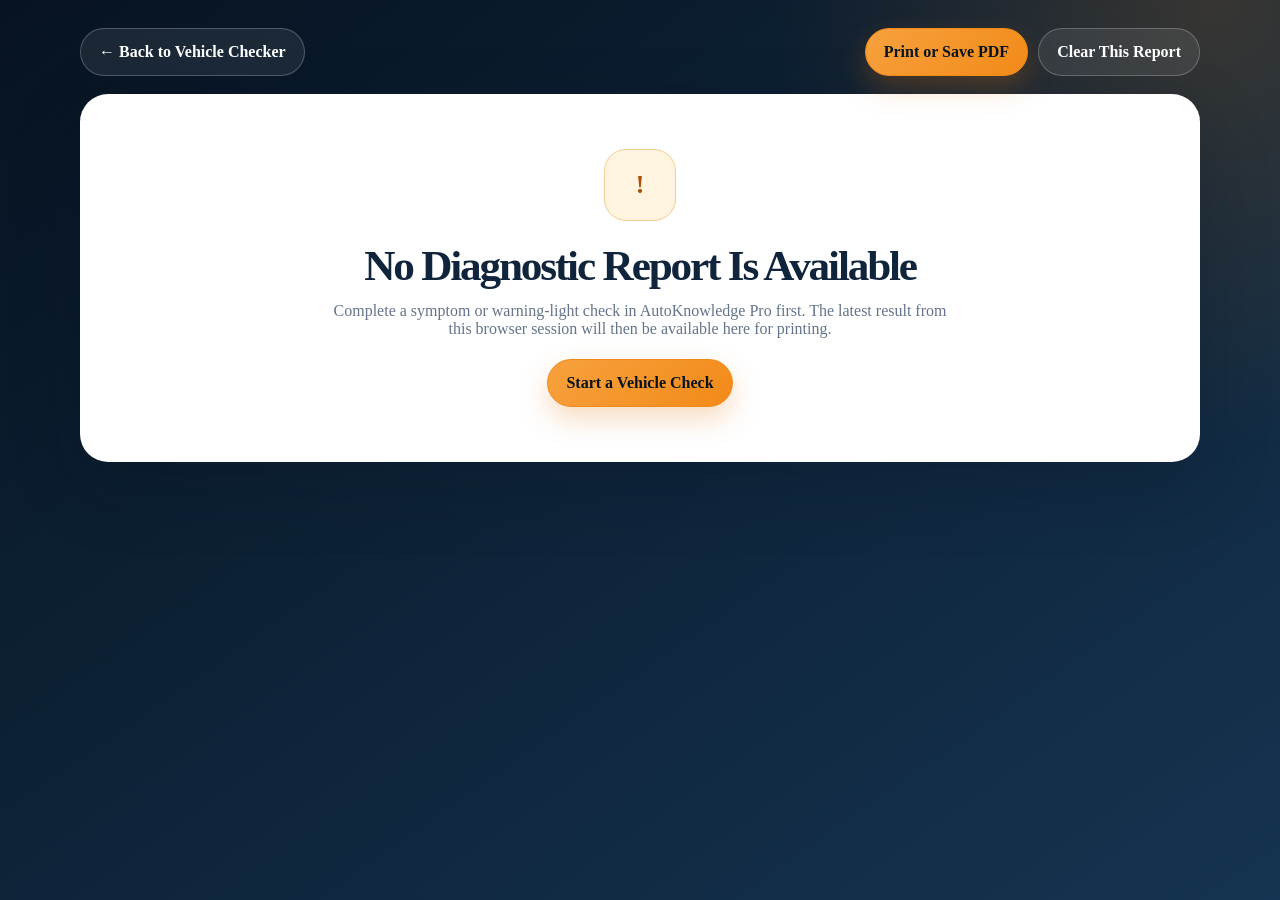
<file: report.html>
<!DOCTYPE html>
<html lang="en-GB">

<head>

  <meta charset="UTF-8" />

  <meta
    name="viewport"
    content="width=device-width, initial-scale=1.0"
  />

  <title>Diagnostic Guidance Report | AutoKnowledge Pro</title>

  <meta name="application-version" content="1.0.0" />

  <meta
    name="description"
    content="Printable vehicle diagnostic guidance generated by AutoKnowledge Pro and Motor Vehicle Expert."
  />

  <meta
    name="robots"
    content="noindex,follow"
  />

  <meta
    name="theme-color"
    content="#0b1d32"
  />

  <link
    rel="icon"
    type="image/png"
    href="favicon.png"
  />

  <style>

    /* ========================================================
       AUTOKNOWLEDGE PRO
       PRINTABLE DIAGNOSTIC GUIDANCE REPORT
    ======================================================== */

    :root {
      color-scheme: light;

      --navy-950: #071321;
      --navy-900: #0b1d32;
      --navy-800: #153451;
      --orange-600: #df720d;
      --orange-500: #f28a18;
      --orange-100: #fff0df;

      --page: #eef3f8;
      --white: #ffffff;
      --soft: #f8fafc;
      --muted-surface: #eef3f8;

      --heading: #10243b;
      --body: #34475b;
      --muted: #64748b;

      --green: #18794e;
      --green-bg: #eaf8f0;
      --green-border: #b7e5ca;

      --amber: #a95308;
      --amber-bg: #fff4df;
      --amber-border: #f2ce94;

      --red: #b42318;
      --red-bg: #fff0ee;
      --red-border: #f5b8b2;

      --blue: #175cd3;
      --blue-bg: #edf4ff;
      --blue-border: #bfd4fa;

      --border: #dce4ed;
      --shadow: 0 24px 70px rgba(7, 19, 33, 0.22);

      --radius-small: 12px;
      --radius-medium: 18px;
      --radius-large: 28px;
      --radius-pill: 999px;
    }

    *,
    *::before,
    *::after {
      box-sizing: border-box;
    }

    html {
      min-width: 320px;
      background: var(--page);
    }

    body {
      min-width: 320px;
      min-height: 100vh;
      margin: 0;
      padding: 28px;
      background:
        radial-gradient(
          circle at 95% 0,
          rgba(242, 138, 24, 0.18),
          transparent 28rem
        ),
        linear-gradient(
          145deg,
          var(--navy-950),
          var(--navy-800)
        );
      color: var(--body);
      font-family:
        Inter,
        "Segoe UI",
        Roboto,
        Helvetica,
        Arial,
        sans-serif;
      font-size: 16px;
      line-height: 1.65;
      text-rendering: optimizeLegibility;
      -webkit-font-smoothing: antialiased;
    }

    body,
    button {
      font: inherit;
    }

    h1,
    h2,
    h3,
    p,
    ul {
      margin-top: 0;
    }

    h1,
    h2,
    h3,
    strong {
      font-weight: 800;
    }

    h1,
    h2,
    h3 {
      color: var(--heading);
      line-height: 1.18;
    }

    a {
      color: inherit;
      text-underline-offset: 3px;
    }

    button {
      border: 0;
    }

    img {
      display: block;
      max-width: 100%;
      height: auto;
    }

    [hidden] {
      display: none !important;
    }

    :focus-visible {
      outline: 3px solid rgba(242, 138, 24, 0.7);
      outline-offset: 4px;
    }

    .report-shell {
      width: min(100%, 1120px);
      margin-inline: auto;
    }

    /* ========================================================
       TOP ACTIONS
    ======================================================== */

    .report-actions {
      display: flex;
      align-items: center;
      justify-content: space-between;
      gap: 14px;
      margin-bottom: 18px;
    }

    .action-group {
      display: flex;
      flex-wrap: wrap;
      gap: 10px;
    }

    .button {
      display: inline-flex;
      min-height: 48px;
      align-items: center;
      justify-content: center;
      gap: 8px;
      padding: 11px 18px;
      border: 1px solid transparent;
      border-radius: var(--radius-pill);
      cursor: pointer;
      font-weight: 800;
      line-height: 1.2;
      text-align: center;
      text-decoration: none;
      transition:
        transform 180ms ease,
        background-color 180ms ease,
        border-color 180ms ease,
        box-shadow 180ms ease;
    }

    .button:hover {
      transform: translateY(-2px);
    }

    .button-primary {
      border-color: var(--orange-500);
      background:
        linear-gradient(
          135deg,
          #f7a13e,
          var(--orange-500)
        );
      color: var(--navy-950);
      box-shadow: 0 12px 28px rgba(223, 114, 13, 0.25);
    }

    .button-secondary {
      border-color: rgba(255, 255, 255, 0.23);
      background: rgba(255, 255, 255, 0.08);
      color: var(--white);
    }

    .button-secondary:hover {
      background: rgba(255, 255, 255, 0.14);
    }

    /* ========================================================
       REPORT DOCUMENT
    ======================================================== */

    .report-document {
      overflow: hidden;
      border: 1px solid rgba(255, 255, 255, 0.18);
      border-radius: var(--radius-large);
      background: var(--white);
      box-shadow: var(--shadow);
    }

    .report-header {
      display: grid;
      grid-template-columns:
        minmax(0, 1fr)
        minmax(230px, 0.38fr);
      gap: 32px;
      align-items: start;
      padding: 34px;
      background:
        radial-gradient(
          circle at 100% 0,
          rgba(242, 138, 24, 0.22),
          transparent 20rem
        ),
        linear-gradient(
          135deg,
          var(--navy-950),
          var(--navy-800)
        );
    }

    .brand {
      display: flex;
      align-items: center;
      gap: 14px;
      margin-bottom: 23px;
    }

    .brand img {
      width: 60px;
      height: 60px;
      flex: 0 0 auto;
      border-radius: 16px;
      background: var(--white);
      object-fit: contain;
      box-shadow: 0 8px 22px rgba(0, 0, 0, 0.18);
    }

    .brand-copy {
      display: grid;
      gap: 2px;
    }

    .brand-copy small {
      color: #ffd3a2;
      font-size: 0.7rem;
      font-weight: 900;
      letter-spacing: 0.08em;
      text-transform: uppercase;
    }

    .brand-copy strong {
      color: var(--white);
      font-size: 1.15rem;
      letter-spacing: -0.035em;
    }

    .report-header h1 {
      margin-bottom: 13px;
      color: var(--white);
      font-size: clamp(2.1rem, 5vw, 3.8rem);
      letter-spacing: -0.06em;
    }

    .report-header p {
      max-width: 750px;
      margin-bottom: 0;
      color: #c2d0dd;
      line-height: 1.72;
    }

    .report-meta-card {
      display: grid;
      gap: 16px;
      padding: 21px;
      border: 1px solid rgba(255, 255, 255, 0.16);
      border-radius: var(--radius-medium);
      background: rgba(255, 255, 255, 0.08);
    }

    .meta-item {
      display: grid;
      gap: 4px;
    }

    .meta-item span {
      color: #aebfce;
      font-size: 0.68rem;
      font-weight: 900;
      letter-spacing: 0.08em;
      text-transform: uppercase;
    }

    .meta-item strong {
      color: var(--white);
      font-size: 0.94rem;
      overflow-wrap: anywhere;
    }

    .urgency-pill {
      display: inline-flex;
      width: fit-content;
      padding: 7px 10px;
      border: 1px solid rgba(255, 255, 255, 0.18);
      border-radius: var(--radius-pill);
      color: var(--white);
      font-size: 0.75rem;
      font-weight: 900;
    }

    .urgency-pill.low {
      border-color: rgba(183, 229, 202, 0.45);
      background: rgba(24, 121, 78, 0.24);
    }

    .urgency-pill.medium {
      border-color: rgba(242, 206, 148, 0.5);
      background: rgba(169, 83, 8, 0.25);
    }

    .urgency-pill.high {
      border-color: rgba(245, 184, 178, 0.55);
      background: rgba(180, 35, 24, 0.28);
    }


    .report-repair-heading {display:flex;justify-content:space-between;gap:18px;align-items:flex-start;margin-bottom:18px;}
    .report-confidence {display:grid;gap:4px;min-width:150px;padding:13px;border:1px solid var(--green-border);border-radius:12px;background:var(--green-bg);text-align:center;}
    .report-confidence span,.report-metric-grid span,.report-reference span {font-size:.68rem;font-weight:900;text-transform:uppercase;color:var(--muted);}
    .report-confidence strong {font-size:1.4rem;color:var(--green);}
    .report-metric-grid {display:grid;grid-template-columns:repeat(4,minmax(0,1fr));gap:10px;}
    .report-metric-grid article {padding:14px;border:1px solid var(--border);border-radius:12px;background:var(--soft);}
    .report-metric-grid strong {display:block;margin-top:5px;color:var(--heading);font-size:.88rem;}
    .report-repair-detail {margin-top:14px;}
    .report-repair-detail article {padding:16px;border:1px solid var(--border);border-radius:12px;background:var(--soft);}
    .report-repair-detail h3 {font-size:1rem;}
    .report-reference {display:grid;gap:4px;margin-top:14px;padding-top:12px;border-top:1px solid var(--border);}
    .report-estimate-note {margin:14px 0 0;color:var(--muted);font-size:.76rem;}
    .notes-lines {display:grid;gap:20px;margin-top:20px;}
    .notes-lines span {display:block;border-bottom:1px solid #aeb9c5;}
    .report-qr-section {display:grid;grid-template-columns:120px minmax(0,1fr);gap:20px;align-items:center;padding:20px;border:1px solid var(--blue-border);border-radius:var(--radius-medium);background:var(--blue-bg);}
    .report-qr-section img {border:6px solid #fff;border-radius:10px;}
    @media(max-width:760px){.report-metric-grid{grid-template-columns:repeat(2,minmax(0,1fr));}.report-repair-heading{flex-direction:column;}.report-qr-section{grid-template-columns:1fr;}}


    /* ========================================================
       REPORT BODY
    ======================================================== */

    .report-body {
      display: grid;
      gap: 18px;
      padding: 30px;
    }

    .summary-panel {
      padding: 23px;
      border: 1px solid var(--border);
      border-radius: var(--radius-medium);
      background:
        linear-gradient(
          180deg,
          var(--white),
          var(--soft)
        );
    }

    .section-label {
      display: inline-flex;
      margin-bottom: 10px;
      color: var(--orange-600);
      font-size: 0.7rem;
      font-weight: 900;
      letter-spacing: 0.08em;
      text-transform: uppercase;
    }

    .summary-panel h2 {
      margin-bottom: 9px;
      font-size: 1.5rem;
      letter-spacing: -0.04em;
    }

    .summary-panel p {
      margin-bottom: 0;
      color: var(--muted);
    }

    .three-card-grid {
      display: grid;
      grid-template-columns: repeat(3, minmax(0, 1fr));
      gap: 15px;
    }

    .guidance-card {
      padding: 21px;
      border: 1px solid var(--border);
      border-radius: var(--radius-medium);
      background: var(--white);
    }

    .guidance-card h2 {
      margin-bottom: 9px;
      font-size: 1.08rem;
      letter-spacing: -0.025em;
    }

    .guidance-card p {
      margin-bottom: 0;
      color: var(--muted);
      font-size: 0.86rem;
    }

    .guidance-card.direction {
      border-top: 4px solid var(--orange-500);
    }

    .guidance-card.driving {
      border-top: 4px solid var(--red);
    }

    .guidance-card.mot {
      border-top: 4px solid var(--blue);
    }

    .two-column-grid {
      display: grid;
      grid-template-columns: repeat(2, minmax(0, 1fr));
      gap: 15px;
    }

    .report-section {
      padding: 22px;
      border: 1px solid var(--border);
      border-radius: var(--radius-medium);
      background: var(--white);
    }

    .report-section h2 {
      margin-bottom: 16px;
      font-size: 1.16rem;
      letter-spacing: -0.03em;
    }

    .result-list {
      display: grid;
      gap: 10px;
      margin: 0;
      padding: 0;
      list-style: none;
    }

    .result-list li {
      position: relative;
      padding: 11px 12px 11px 40px;
      border: 1px solid var(--border);
      border-radius: var(--radius-small);
      background: var(--soft);
      color: var(--body);
      font-size: 0.84rem;
    }

    .result-list li::before {
      position: absolute;
      top: 11px;
      left: 12px;
      display: grid;
      width: 19px;
      height: 19px;
      place-items: center;
      border-radius: 50%;
      background: var(--green-bg);
      color: var(--green);
      content: "✓";
      font-size: 0.65rem;
      font-weight: 900;
    }

    .guide-section {
      padding: 22px;
      border: 1px solid var(--blue-border);
      border-radius: var(--radius-medium);
      background: var(--blue-bg);
    }

    .guide-section h2 {
      margin-bottom: 7px;
      color: #173f75;
      font-size: 1.16rem;
    }

    .guide-section > p {
      margin-bottom: 16px;
      color: #46627f;
      font-size: 0.85rem;
    }

    .guide-grid {
      display: grid;
      grid-template-columns: repeat(2, minmax(0, 1fr));
      gap: 10px;
    }

    .guide-link {
      display: flex;
      align-items: center;
      justify-content: space-between;
      gap: 12px;
      padding: 12px 14px;
      border: 1px solid #b9cfee;
      border-radius: var(--radius-small);
      background: var(--white);
      color: #174b91;
      font-size: 0.82rem;
      font-weight: 800;
      text-decoration: none;
    }

    .guide-link:hover {
      border-color: #719bd7;
    }

    .disclaimer {
      padding: 19px 21px;
      border: 1px solid var(--amber-border);
      border-radius: var(--radius-medium);
      background: var(--amber-bg);
    }

    .disclaimer strong {
      display: block;
      margin-bottom: 5px;
      color: var(--amber);
    }

    .disclaimer p {
      margin-bottom: 0;
      color: #705023;
      font-size: 0.84rem;
    }

    /* ========================================================
       EMPTY STATE
    ======================================================== */

    .empty-state {
      padding: 54px 30px;
      text-align: center;
    }

    .empty-icon {
      display: grid;
      width: 72px;
      height: 72px;
      margin: 0 auto 20px;
      place-items: center;
      border: 1px solid var(--amber-border);
      border-radius: 22px;
      background: var(--amber-bg);
      color: var(--amber);
      font-size: 1.6rem;
      font-weight: 900;
    }

    .empty-state h1 {
      margin-bottom: 10px;
      font-size: clamp(1.8rem, 4vw, 2.7rem);
      letter-spacing: -0.05em;
    }

    .empty-state p {
      max-width: 620px;
      margin: 0 auto 21px;
      color: var(--muted);
    }

    /* ========================================================
       FOOTER
    ======================================================== */

    .report-footer {
      display: flex;
      align-items: flex-start;
      justify-content: space-between;
      gap: 24px;
      padding: 24px 30px;
      background: var(--navy-950);
      color: #9fb0bf;
      font-size: 0.8rem;
    }

    .report-footer strong {
      display: block;
      margin-bottom: 4px;
      color: var(--white);
    }

    .report-footer p {
      max-width: 650px;
      margin-bottom: 0;
    }

    .report-footer a {
      color: #ffd09b;
    }

    /* ========================================================
       RESPONSIVE
    ======================================================== */

    @media (max-width: 850px) {
      body {
        padding: 14px;
      }

      .report-actions,
      .report-footer {
        align-items: stretch;
        flex-direction: column;
      }

      .report-header,
      .three-card-grid,
      .two-column-grid,
      .guide-grid {
        grid-template-columns: 1fr;
      }

      .report-header,
      .report-body {
        padding: 23px;
      }

      .action-group {
        display: grid;
        grid-template-columns: 1fr;
      }

      .button {
        width: 100%;
      }
    }

    @media (max-width: 420px) {
      body {
        padding: 8px;
      }

      .report-document {
        border-radius: 20px;
      }

      .report-header,
      .report-body,
      .report-footer {
        padding: 19px;
      }
    }

    /* ========================================================
       PRINT
    ======================================================== */

    @media print {
      @page {
        size: A4;
        margin: 13mm;
      }

      html,
      body {
        background: var(--white) !important;
      }

      body {
        padding: 0;
        color: #111827;
        font-size: 10.5pt;
      }

      .report-actions {
        display: none !important;
      }

      .report-shell {
        width: 100%;
        max-width: none;
      }

      .report-document {
        border: 0;
        border-radius: 0;
        box-shadow: none;
      }

      .report-header {
        padding: 20px;
        print-color-adjust: exact;
        -webkit-print-color-adjust: exact;
      }

      .report-body {
        padding: 18px 0;
      }

      .three-card-grid,
      .two-column-grid {
        grid-template-columns: 1fr;
      }

      .summary-panel,
      .guidance-card,
      .report-section,
      .guide-section,
      .disclaimer {
        break-inside: avoid;
        box-shadow: none;
      }

      .guide-link {
        color: #111827;
      }

      .guide-link::after {
        content: " (" attr(href) ")";
        font-size: 8pt;
        font-weight: 400;
      }

      .report-footer {
        padding: 18px;
        print-color-adjust: exact;
        -webkit-print-color-adjust: exact;
      }
    }

  </style>

</head>

<body>

  <main class="report-shell">

    <div class="report-actions">

      <a
        class="button button-secondary"
        href="index.html"
      >
        ← Back to Vehicle Checker
      </a>

      <div class="action-group">

        <button
          class="button button-primary"
          id="print-report"
          type="button"
        >
          Print or Save PDF
        </button>

        <button
          class="button button-secondary"
          id="clear-report"
          type="button"
        >
          Clear This Report
        </button>

      </div>

    </div>

    <article
      class="report-document"
      id="report-document"
      hidden
    >

      <header class="report-header">

        <div>

          <div class="brand">

            <img
              src="logo.png"
              alt="AutoKnowledge Pro logo"
              width="60"
              height="60"
            />

            <span class="brand-copy">

              <small>
                Motor Vehicle Expert
              </small>

              <strong>
                AutoKnowledge Pro
              </strong>

            </span>

          </div>

          <h1 id="report-title">
            Diagnostic Guidance Report
          </h1>

          <p id="report-summary">
            Diagnostic guidance generated from the symptoms and conditions
            selected in AutoKnowledge Pro.
          </p>

        </div>

        <aside class="report-meta-card">

          <div class="meta-item">

            <span>
              Generated
            </span>

            <strong id="report-date">
              —
            </strong>

          </div>

          <div class="meta-item">

            <span>
              Guidance type
            </span>

            <strong id="report-type">
              Vehicle symptom guidance
            </strong>

          </div>

          <div class="meta-item">

            <span>
              Urgency
            </span>

            <strong
              class="urgency-pill medium"
              id="report-urgency"
            >
              Review required
            </strong>

          </div>

        </aside>

      </header>

      <div class="report-body">

        <section class="summary-panel">

          <span class="section-label">
            Diagnostic summary
          </span>

          <h2 id="report-direction-title">
            Diagnostic direction
          </h2>

          <p id="report-direction-copy">
            The diagnostic direction will appear here.
          </p>

        </section>

        <div class="three-card-grid">

          <section class="guidance-card direction">

            <span class="section-label">
              Fault direction
            </span>

            <h2 id="direction-card-title">
              Diagnostic direction
            </h2>

            <p id="direction-card-copy">
              The strongest fault direction will appear here.
            </p>

          </section>

          <section class="guidance-card driving">

            <span class="section-label">
              Driving guidance
            </span>

            <h2 id="driving-title">
              Assess before driving
            </h2>

            <p id="driving-copy">
              Safe-driving guidance will appear here.
            </p>

          </section>

          <section class="guidance-card mot">

            <span class="section-label">
              MOT relevance
            </span>

            <h2 id="mot-title">
              MOT guidance
            </h2>

            <p id="mot-copy">
              MOT relevance will appear here.
            </p>

          </section>

        </div>

        <div class="two-column-grid">

          <section class="report-section">

            <h2>
              Possible Fault Areas
            </h2>

            <ul
              class="result-list"
              id="cause-list"
            ></ul>

          </section>

          <section class="report-section">

            <h2>
              Recommended Next Checks
            </h2>

            <ul
              class="result-list"
              id="check-list"
            ></ul>

          </section>

        </div>


        <section class="report-section repair-report-section">
          <div class="report-repair-heading">
            <div><span class="section-label">Repair planning</span><h2>Typical UK Repair Intelligence</h2></div>
            <div class="report-confidence"><span>Evidence confidence</span><strong id="report-confidence">—</strong></div>
          </div>
          <div class="report-metric-grid">
            <article><span>Typical cost</span><strong id="report-cost">Quote required</strong></article>
            <article><span>Labour time</span><strong id="report-labour">Varies</strong></article>
            <article><span>Garage time</span><strong id="report-garage-time">Inspection first</strong></article>
            <article><span>DIY difficulty</span><strong id="report-difficulty">Professional diagnosis</strong></article>
          </div>
          <div class="two-column-grid report-repair-detail">
            <article><h3>Commonly Associated Repairs</h3><ul class="result-list" id="report-repair-list"></ul></article>
            <article><h3>Vehicle Information</h3><p id="report-vehicle">No optional vehicle details supplied.</p>
              <div class="report-reference"><span>Report reference</span><strong id="report-reference">—</strong></div></article>
          </div>
          <p class="report-estimate-note">Confidence is an evidence-ranking estimate, not proof of component failure. Costs are broad UK planning estimates and should be confirmed with a written quotation.</p>
        </section>

        <section class="report-section mechanic-notes">
          <div><span class="section-label">Garage handover</span><h2>Mechanic Discussion Notes</h2>
            <p>Use this space to record measurements, fault codes, quotation details and the repair authorised.</p></div>
          <div class="notes-lines" aria-hidden="true"><span></span><span></span><span></span><span></span></div>
        </section>

        <section class="report-qr-section">
          <img src="[data-uri]" alt="QR code linking to AutoKnowledge Pro" width="120" height="120" />
          <div><span class="section-label">Continue online</span><h2>Return to AutoKnowledge Pro</h2>
            <p>Scan the code to start another diagnostic check or continue into Motor Vehicle Expert guidance.</p></div>
        </section>


        <section class="guide-section">

          <h2>
            Related Motor Vehicle Expert Guides
          </h2>

          <p>
            Use these full guides for detailed symptoms, diagnostic processes,
            MOT information and repair guidance.
          </p>

          <div
            class="guide-grid"
            id="guide-grid"
          ></div>

        </section>

        <section class="disclaimer">

          <strong>
            Diagnostic guidance—not a confirmed repair
          </strong>

          <p>
            This report is based only on the information selected in
            AutoKnowledge Pro. It does not confirm that a component has failed,
            replace a physical inspection or guarantee that a vehicle is safe
            to drive. Stop and obtain professional help when braking, steering,
            overheating, smoke, fluid loss or unpredictable vehicle behaviour
            creates a safety concern.
          </p>

        </section>

      </div>

      <footer class="report-footer">

        <div>

          <strong>
            AutoKnowledge Pro
          </strong>

          <p>
            Free UK vehicle symptom and warning-light guidance by Motor Vehicle
            Expert.
          </p>

        </div>

        <div>

          <strong>
            Motor Vehicle Expert
          </strong>

          <a
            href="https://motorvehicleexpert.co.uk/"
            target="_blank"
            rel="noopener noreferrer"
          >
            motorvehicleexpert.co.uk
          </a>

        </div>

      </footer>

    </article>

    <section
      class="report-document empty-state"
      id="empty-state"
      hidden
    >

      <span
        class="empty-icon"
        aria-hidden="true"
      >
        !
      </span>

      <h1>
        No Diagnostic Report Is Available
      </h1>

      <p>
        Complete a symptom or warning-light check in AutoKnowledge Pro first.
        The latest result from this browser session will then be available here
        for printing.
      </p>

      <a
        class="button button-primary"
        href="index.html#start-check"
      >
        Start a Vehicle Check
      </a>

    </section>

  </main>

  <script>

    "use strict";

    /* ======================================================
       REPORT CONFIGURATION
    ====================================================== */

    const REPORT_CONFIG = Object.freeze({
      storageKey: "autoknowledge-pro-last-result",
      appVersion: "1.0.0",
      defaultTitle:
        "Diagnostic Guidance Report | AutoKnowledge Pro",
      allowedHosts: new Set([
        "motorvehicleexpert.co.uk",
        "www.motorvehicleexpert.co.uk"
      ])
    });

    /* ======================================================
       DOM REFERENCES
    ====================================================== */

    const elements = {
      reportDocument:
        document.getElementById("report-document"),

      emptyState:
        document.getElementById("empty-state"),

      printButton:
        document.getElementById("print-report"),

      clearButton:
        document.getElementById("clear-report"),

      reportTitle:
        document.getElementById("report-title"),

      reportSummary:
        document.getElementById("report-summary"),

      reportDate:
        document.getElementById("report-date"),

      reportType:
        document.getElementById("report-type"),

      reportUrgency:
        document.getElementById("report-urgency"),

      reportDirectionTitle:
        document.getElementById("report-direction-title"),

      reportDirectionCopy:
        document.getElementById("report-direction-copy"),

      directionCardTitle:
        document.getElementById("direction-card-title"),

      directionCardCopy:
        document.getElementById("direction-card-copy"),

      drivingTitle:
        document.getElementById("driving-title"),

      drivingCopy:
        document.getElementById("driving-copy"),

      motTitle:
        document.getElementById("mot-title"),

      motCopy:
        document.getElementById("mot-copy"),

      causeList:
        document.getElementById("cause-list"),

      checkList:
        document.getElementById("check-list"),

      guideGrid:
        document.getElementById("guide-grid"),

      reportConfidence:
        document.getElementById("report-confidence"),

      reportCost:
        document.getElementById("report-cost"),

      reportLabour:
        document.getElementById("report-labour"),

      reportGarageTime:
        document.getElementById("report-garage-time"),

      reportDifficulty:
        document.getElementById("report-difficulty"),

      reportRepairList:
        document.getElementById("report-repair-list"),

      reportVehicle:
        document.getElementById("report-vehicle"),

      reportReference:
        document.getElementById("report-reference")
    };

    /* ======================================================
       GENERAL HELPERS
    ====================================================== */

    function setText(element, value) {
      if (!element) {
        return;
      }

      element.textContent =
        typeof value === "string" && value.trim()
          ? value
          : "Not provided";
    }

    function clearElement(element) {
      if (element) {
        element.replaceChildren();
      }
    }

    function showEmptyState() {
      if (elements.reportDocument) {
        elements.reportDocument.hidden = true;
      }

      if (elements.emptyState) {
        elements.emptyState.hidden = false;
      }

      if (elements.printButton) {
        elements.printButton.disabled = true;
      }

      if (elements.clearButton) {
        elements.clearButton.disabled = true;
      }

      document.title = REPORT_CONFIG.defaultTitle;
    }

    function showReport() {
      if (elements.emptyState) {
        elements.emptyState.hidden = true;
      }

      if (elements.reportDocument) {
        elements.reportDocument.hidden = false;
      }

      if (elements.printButton) {
        elements.printButton.disabled = false;
      }

      if (elements.clearButton) {
        elements.clearButton.disabled = false;
      }
    }

    function formatDate(value) {
      const date = value
        ? new Date(value)
        : new Date();

      if (Number.isNaN(date.getTime())) {
        return new Date().toLocaleString("en-GB");
      }

      return date.toLocaleString("en-GB", {
        dateStyle: "long",
        timeStyle: "short"
      });
    }

    function validateText(value) {
      return (
        typeof value === "string" &&
        value.trim().length > 0
      );
    }

    function validateResult(result) {
      if (!result || typeof result !== "object") {
        return false;
      }

      const required = [
        result.title,
        result.summary,
        result.urgency?.label,
        result.direction?.title,
        result.direction?.copy,
        result.driving?.title,
        result.driving?.copy,
        result.mot?.title,
        result.mot?.copy
      ];

      return (
        required.every(validateText) &&
        Array.isArray(result.causes) &&
        result.causes.length > 0 &&
        Array.isArray(result.checks) &&
        result.checks.length > 0
      );
    }

    function readStoredResult() {
      try {
        const raw =
          window.sessionStorage.getItem(
            REPORT_CONFIG.storageKey
          );

        if (!raw) {
          return null;
        }

        const stored = JSON.parse(raw);

        if (
          stored?.appVersion !==
          REPORT_CONFIG.appVersion
        ) {
          return null;
        }

        if (!validateResult(stored.result)) {
          return null;
        }

        return stored;
      } catch (error) {
        console.error(
          "Unable to read the AutoKnowledge Pro report:",
          error
        );

        return null;
      }
    }

    /* ======================================================
       LIST RENDERING
    ====================================================== */

    function renderList(container, items) {
      clearElement(container);

      items.forEach((item) => {
        const listItem =
          document.createElement("li");

        listItem.textContent = item;
        container.appendChild(listItem);
      });
    }

    /* ======================================================
       GUIDE LINKS
    ====================================================== */

    function normaliseGuideUrl(value) {
      if (!validateText(value)) {
        return "https://motorvehicleexpert.co.uk/diagnostics.html";
      }

      try {
        const url = new URL(
          value,
          "https://motorvehicleexpert.co.uk/"
        );

        if (
          !REPORT_CONFIG.allowedHosts.has(
            url.hostname
          )
        ) {
          return "https://motorvehicleexpert.co.uk/diagnostics.html";
        }

        return url.href;
      } catch (error) {
        return "https://motorvehicleexpert.co.uk/diagnostics.html";
      }
    }

    function renderGuides(guides) {
      clearElement(elements.guideGrid);

      const validGuides =
        Array.isArray(guides)
          ? guides.filter(
              (guide) =>
                validateText(guide?.title) &&
                validateText(guide?.url)
            )
          : [];

      if (validGuides.length === 0) {
        validGuides.push({
          title: "Vehicle Diagnostics Hub",
          url: "diagnostics.html"
        });
      }

      validGuides.slice(0, 6).forEach((guide) => {
        const anchor =
          document.createElement("a");

        const title =
          document.createElement("span");

        const arrow =
          document.createElement("span");

        anchor.className = "guide-link";
        anchor.href =
          normaliseGuideUrl(guide.url);
        anchor.target = "_blank";
        anchor.rel = "noopener noreferrer";

        title.textContent = guide.title;
        arrow.textContent = "→";
        arrow.setAttribute("aria-hidden", "true");

        anchor.append(title, arrow);
        elements.guideGrid.appendChild(anchor);
      });
    }

    /* ======================================================
       URGENCY
    ====================================================== */

    function renderUrgency(urgency) {
      const allowedLevels =
        new Set(["low", "medium", "high"]);

      const level =
        allowedLevels.has(urgency?.level)
          ? urgency.level
          : "medium";

      elements.reportUrgency.classList.remove(
        "low",
        "medium",
        "high"
      );

      elements.reportUrgency.classList.add(level);

      setText(
        elements.reportUrgency,
        urgency?.label || "Review required"
      );
    }


    function formatVehicle(vehicle = {}) {
      const values = [
        vehicle.registration,
        [vehicle.year, vehicle.make, vehicle.model].filter(Boolean).join(" "),
        vehicle.engine,
        vehicle.fuel,
        vehicle.transmission,
        vehicle.mileage ? `${Number(vehicle.mileage).toLocaleString("en-GB")} miles` : ""
      ].filter(Boolean);
      return values.length ? values.join(" • ") : "No optional vehicle details supplied.";
    }

    function createReportReference(savedAt) {
      const stamp = new Date(savedAt || Date.now()).toISOString().replace(/\D/g, "").slice(0, 12);
      return `AKP-${stamp}`;
    }


    /* ======================================================
       REPORT RENDERING
    ====================================================== */

    function renderReport(stored) {
      const result = stored.result;

      showReport();

      setText(
        elements.reportTitle,
        result.title
      );

      setText(
        elements.reportSummary,
        result.summary
      );

      setText(
        elements.reportDate,
        formatDate(stored.savedAt)
      );

      setText(
        elements.reportType,
        result.eyebrow ||
          "Vehicle diagnostic guidance"
      );

      renderUrgency(result.urgency);

      setText(
        elements.reportDirectionTitle,
        result.direction.title
      );

      setText(
        elements.reportDirectionCopy,
        result.direction.copy
      );

      setText(
        elements.directionCardTitle,
        result.direction.title
      );

      setText(
        elements.directionCardCopy,
        result.direction.copy
      );

      setText(
        elements.drivingTitle,
        result.driving.title
      );

      setText(
        elements.drivingCopy,
        result.driving.copy
      );

      setText(
        elements.motTitle,
        result.mot.title
      );

      setText(
        elements.motCopy,
        result.mot.copy
      );

      renderList(
        elements.causeList,
        result.causes
      );

      renderList(
        elements.checkList,
        result.checks
      );

      renderGuides(result.guides);

      setText(elements.reportConfidence, result.repair?.confidence || "Estimate unavailable");
      setText(elements.reportCost, result.repair?.cost || "Quote required");
      setText(elements.reportLabour, result.repair?.labour || "Varies");
      setText(elements.reportGarageTime, result.repair?.garage || "Inspection first");
      setText(elements.reportDifficulty, result.repair?.difficulty || "Professional diagnosis");
      renderList(elements.reportRepairList, Array.isArray(result.repair?.repairs) && result.repair.repairs.length ? result.repair.repairs : ["Inspection and written quotation"]);
      setText(elements.reportVehicle, formatVehicle(result.vehicle));
      setText(elements.reportReference, createReportReference(stored.savedAt));

      document.title =
        `${result.title} | AutoKnowledge Pro`;
    }

    /* ======================================================
       ACTIONS
    ====================================================== */

    function printReport() {
      if (elements.reportDocument?.hidden) {
        return;
      }

      window.print();
    }

    function clearReport() {
      try {
        window.sessionStorage.removeItem(
          REPORT_CONFIG.storageKey
        );
      } catch (error) {
        console.error(
          "Unable to clear the stored report:",
          error
        );
      }

      showEmptyState();
    }

    /* ======================================================
       INITIALISATION
    ====================================================== */

    function initialiseReport() {
      const stored = readStoredResult();

      if (!stored) {
        showEmptyState();
        return;
      }

      renderReport(stored);

      elements.printButton?.addEventListener(
        "click",
        printReport
      );

      elements.clearButton?.addEventListener(
        "click",
        clearReport
      );
    }

    document.addEventListener(
      "DOMContentLoaded",
      initialiseReport,
      {
        once: true
      }
    );

  </script>

</body>

</html>
</file>
<file: styles.css>
/* ==========================================================
   AUTOKNOWLEDGE PRO
   PRODUCTION STYLESHEET

   Part 1:
   Design system
   Reset and accessibility
   Shared layout
   Header
   Hero
   Buttons
   Starting-route cards
========================================================== */

/* ==========================================================
   1. DESIGN TOKENS
========================================================== */

:root {
  color-scheme: light;

  /* Motor Vehicle Expert brand */
  --mve-navy-950: #071321;
  --mve-navy-900: #0b1d32;
  --mve-navy-850: #102741;
  --mve-navy-800: #153451;
  --mve-navy-700: #1f4d72;

  --mve-orange-700: #c45f08;
  --mve-orange-600: #df720d;
  --mve-orange-500: #f28a18;
  --mve-orange-400: #f7a13e;
  --mve-orange-100: #fff0df;
  --mve-orange-050: #fff8f0;

  /* Surfaces */
  --surface-page: #f4f7fb;
  --surface-white: #ffffff;
  --surface-soft: #f8fafc;
  --surface-muted: #eef3f8;
  --surface-navy: #0d2239;
  --surface-navy-soft: #15324f;

  /* Text */
  --text-heading: #10243b;
  --text-body: #34475b;
  --text-muted: #64748b;
  --text-soft: #8a99aa;
  --text-inverse: #ffffff;

  /* Status */
  --status-green: #18794e;
  --status-green-bg: #eaf8f0;
  --status-green-border: #b7e5ca;

  --status-amber: #a95308;
  --status-amber-bg: #fff4df;
  --status-amber-border: #f2ce94;

  --status-red: #b42318;
  --status-red-bg: #fff0ee;
  --status-red-border: #f5b8b2;

  --status-blue: #175cd3;
  --status-blue-bg: #edf4ff;
  --status-blue-border: #bfd4fa;

  /* Borders and shadows */
  --border-light: #dce4ed;
  --border-medium: #cbd6e2;
  --border-dark: rgba(255, 255, 255, 0.16);

  --shadow-xs: 0 2px 8px rgba(15, 35, 55, 0.06);
  --shadow-sm: 0 8px 24px rgba(15, 35, 55, 0.08);
  --shadow-md: 0 18px 45px rgba(15, 35, 55, 0.12);
  --shadow-lg: 0 30px 80px rgba(7, 19, 33, 0.2);

  /* Radius */
  --radius-sm: 10px;
  --radius-md: 16px;
  --radius-lg: 22px;
  --radius-xl: 30px;
  --radius-pill: 999px;

  /* Layout */
  --container-width: 1240px;
  --header-height: 82px;

  /* Motion */
  --transition-fast: 160ms ease;
  --transition-standard: 220ms ease;
}

/* ==========================================================
   2. RESET
========================================================== */

*,
*::before,
*::after {
  box-sizing: border-box;
}

html {
  min-width: 320px;
  scroll-behavior: smooth;
  scroll-padding-top: calc(var(--header-height) + 24px);
  background: var(--surface-page);
}

body {
  min-width: 320px;
  min-height: 100vh;
  margin: 0;
  overflow-x: hidden;
  background:
    radial-gradient(
      circle at 92% 3%,
      rgba(242, 138, 24, 0.1),
      transparent 27rem
    ),
    linear-gradient(
      180deg,
      #f8fafc 0%,
      var(--surface-page) 24%,
      #f7f9fc 100%
    );
  color: var(--text-body);
  font-family:
    Inter,
    "Segoe UI",
    Roboto,
    Helvetica,
    Arial,
    sans-serif;
  font-size: 16px;
  line-height: 1.65;
  text-rendering: optimizeLegibility;
  -webkit-font-smoothing: antialiased;
}

body,
button,
input,
select,
textarea {
  font: inherit;
}

h1,
h2,
h3,
h4,
p,
ul,
ol,
fieldset,
figure {
  margin-top: 0;
}

h1,
h2,
h3,
h4 {
  color: var(--text-heading);
  line-height: 1.16;
  text-wrap: balance;
}

h1,
h2,
h3,
h4,
strong {
  font-weight: 800;
}

p {
  margin-bottom: 1rem;
}

a {
  color: inherit;
  text-decoration-thickness: 1px;
  text-underline-offset: 3px;
}

button,
a {
  -webkit-tap-highlight-color: transparent;
}

button {
  border: 0;
}

img,
svg,
video,
canvas {
  display: block;
  max-width: 100%;
}

img {
  height: auto;
}

fieldset {
  min-width: 0;
  margin-bottom: 0;
  padding: 0;
  border: 0;
}

legend {
  padding: 0;
}

[hidden] {
  display: none !important;
}

/* ==========================================================
   3. ACCESSIBILITY
========================================================== */

.skip-link {
  position: fixed;
  top: 12px;
  left: 12px;
  z-index: 10000;
  padding: 12px 18px;
  border-radius: var(--radius-pill);
  background: var(--surface-white);
  color: var(--mve-navy-900);
  box-shadow: var(--shadow-md);
  font-weight: 800;
  transform: translateY(-160%);
  transition: transform var(--transition-fast);
}

.skip-link:focus {
  transform: translateY(0);
}

:focus-visible {
  outline: 3px solid rgba(242, 138, 24, 0.65);
  outline-offset: 4px;
}

.visually-hidden {
  position: absolute !important;
  width: 1px !important;
  height: 1px !important;
  margin: -1px !important;
  overflow: hidden !important;
  clip: rect(0 0 0 0) !important;
  clip-path: inset(50%) !important;
  white-space: nowrap !important;
  border: 0 !important;
  padding: 0 !important;
}

/* ==========================================================
   4. SHARED LAYOUT
========================================================== */

.app-container {
  width: min(calc(100% - 40px), var(--container-width));
  margin-inline: auto;
}

main {
  display: block;
}

section {
  position: relative;
}

.section-heading {
  width: min(100%, 790px);
  margin-bottom: 32px;
}

.section-heading h2 {
  margin-bottom: 14px;
  font-size: clamp(1.9rem, 4vw, 3rem);
  letter-spacing: -0.045em;
}

.section-heading p {
  margin-bottom: 0;
  color: var(--text-muted);
  font-size: 1.05rem;
  line-height: 1.75;
}

.eyebrow {
  display: inline-flex;
  align-items: center;
  gap: 8px;
  width: fit-content;
  margin-bottom: 14px;
  color: var(--mve-orange-700);
  font-size: 0.76rem;
  font-weight: 900;
  letter-spacing: 0.1em;
  line-height: 1;
  text-transform: uppercase;
}

.eyebrow::before {
  width: 26px;
  height: 3px;
  border-radius: var(--radius-pill);
  background: var(--mve-orange-500);
  content: "";
}

.eyebrow-light {
  color: #ffd4a6;
}

.eyebrow-light::before {
  background: var(--mve-orange-400);
}

/* ==========================================================
   5. BUTTON SYSTEM
========================================================== */

.button {
  display: inline-flex;
  min-height: 50px;
  align-items: center;
  justify-content: center;
  gap: 9px;
  padding: 12px 20px;
  border: 1px solid transparent;
  border-radius: var(--radius-pill);
  cursor: pointer;
  font-weight: 850;
  line-height: 1.2;
  text-align: center;
  text-decoration: none;
  transition:
    transform var(--transition-standard),
    background-color var(--transition-standard),
    border-color var(--transition-standard),
    color var(--transition-standard),
    box-shadow var(--transition-standard);
}

.button:hover {
  transform: translateY(-2px);
}

.button:active {
  transform: translateY(0);
}

.button-primary {
  border-color: var(--mve-orange-500);
  background:
    linear-gradient(
      135deg,
      var(--mve-orange-400),
      var(--mve-orange-500)
    );
  color: var(--mve-navy-950);
  box-shadow: 0 12px 28px rgba(223, 114, 13, 0.22);
}

.button-primary:hover {
  border-color: var(--mve-orange-600);
  background:
    linear-gradient(
      135deg,
      #ffad51,
      var(--mve-orange-600)
    );
  box-shadow: 0 16px 34px rgba(223, 114, 13, 0.3);
}

.button-secondary {
  border-color: var(--border-medium);
  background: var(--surface-white);
  color: var(--mve-navy-850);
  box-shadow: var(--shadow-xs);
}

.button-secondary:hover {
  border-color: var(--mve-navy-700);
  background: #f9fbfd;
  box-shadow: var(--shadow-sm);
}

.button[disabled],
.button:disabled {
  cursor: not-allowed;
  opacity: 0.5;
  box-shadow: none;
  transform: none;
}

.text-button {
  display: inline-flex;
  flex: 0 0 auto;
  align-items: center;
  justify-content: center;
  padding: 8px 3px;
  border-bottom: 1px solid currentColor;
  background: transparent;
  color: var(--text-muted);
  cursor: pointer;
  font-size: 0.92rem;
  font-weight: 750;
  line-height: 1.2;
}

.text-button:hover {
  color: var(--mve-orange-700);
}

/* ==========================================================
   6. SITE HEADER
========================================================== */

.site-header {
  position: sticky;
  top: 0;
  z-index: 1000;
  min-height: var(--header-height);
  border-bottom: 1px solid rgba(203, 214, 226, 0.88);
  background: rgba(255, 255, 255, 0.94);
  box-shadow: 0 5px 20px rgba(15, 35, 55, 0.05);
  backdrop-filter: blur(18px);
  -webkit-backdrop-filter: blur(18px);
}

.header-inner {
  min-height: var(--header-height);
  display: flex;
  align-items: center;
  justify-content: space-between;
  gap: 28px;
}

.app-brand {
  display: inline-flex;
  min-width: 0;
  align-items: center;
  gap: 12px;
  color: inherit;
  text-decoration: none;
}

.app-logo {
  width: 54px;
  height: 54px;
  flex: 0 0 auto;
  border-radius: 14px;
  object-fit: contain;
  box-shadow: 0 7px 20px rgba(15, 35, 55, 0.1);
}

.brand-copy {
  display: grid;
  min-width: 0;
  gap: 2px;
}

.brand-copy small {
  overflow: hidden;
  color: var(--mve-orange-700);
  font-size: 0.67rem;
  font-weight: 900;
  letter-spacing: 0.085em;
  line-height: 1.2;
  text-overflow: ellipsis;
  text-transform: uppercase;
  white-space: nowrap;
}

.brand-copy strong {
  overflow: hidden;
  color: var(--mve-navy-900);
  font-size: 1.1rem;
  letter-spacing: -0.035em;
  line-height: 1.2;
  text-overflow: ellipsis;
  white-space: nowrap;
}

.header-nav {
  display: flex;
  align-items: center;
  justify-content: flex-end;
  gap: 6px;
}

.header-nav a {
  padding: 10px 13px;
  border-radius: var(--radius-pill);
  color: #40546a;
  font-size: 0.91rem;
  font-weight: 750;
  text-decoration: none;
  transition:
    background-color var(--transition-fast),
    color var(--transition-fast);
}

.header-nav a:hover {
  background: var(--surface-muted);
  color: var(--mve-navy-900);
}

/* ==========================================================
   7. HERO
========================================================== */

.app-hero {
  overflow: hidden;
  padding: 58px 0 64px;
  background:
    radial-gradient(
      circle at 92% 6%,
      rgba(242, 138, 24, 0.22),
      transparent 23rem
    ),
    radial-gradient(
      circle at 8% 100%,
      rgba(31, 77, 114, 0.35),
      transparent 28rem
    ),
    linear-gradient(
      135deg,
      var(--mve-navy-950) 0%,
      var(--mve-navy-900) 56%,
      #173a5c 100%
    );
}

.app-hero::before {
  position: absolute;
  inset: 0;
  opacity: 0.13;
  background-image:
    linear-gradient(
      rgba(255, 255, 255, 0.08) 1px,
      transparent 1px
    ),
    linear-gradient(
      90deg,
      rgba(255, 255, 255, 0.08) 1px,
      transparent 1px
    );
  background-size: 46px 46px;
  pointer-events: none;
  content: "";
  mask-image: linear-gradient(to bottom, black, transparent 92%);
}

.hero-grid {
  position: relative;
  z-index: 1;
  display: grid;
  grid-template-columns:
    minmax(0, 1.08fr)
    minmax(360px, 0.92fr);
  align-items: center;
  gap: clamp(34px, 5vw, 70px);
}

.hero-copy {
  min-width: 0;
}

.hero-copy .eyebrow {
  color: #ffd3a2;
}

.hero-copy .eyebrow::before {
  background: var(--mve-orange-400);
}

.hero-copy h1 {
  max-width: 790px;
  margin-bottom: 22px;
  color: var(--text-inverse);
  font-size: clamp(2.7rem, 6.4vw, 5.2rem);
  letter-spacing: -0.065em;
  line-height: 0.99;
}

.hero-lead {
  max-width: 710px;
  margin-bottom: 27px;
  color: #c9d5e2;
  font-size: clamp(1.02rem, 2vw, 1.18rem);
  line-height: 1.78;
}

.hero-actions {
  display: flex;
  flex-wrap: wrap;
  gap: 12px;
  margin-bottom: 25px;
}

.app-hero .button-secondary {
  border-color: rgba(255, 255, 255, 0.25);
  background: rgba(255, 255, 255, 0.08);
  color: var(--text-inverse);
  box-shadow: none;
}

.app-hero .button-secondary:hover {
  border-color: rgba(255, 255, 255, 0.48);
  background: rgba(255, 255, 255, 0.14);
}

.hero-benefits {
  display: flex;
  flex-wrap: wrap;
  gap: 9px;
  margin: 0;
  padding: 0;
  list-style: none;
}

.hero-benefits li {
  display: inline-flex;
  align-items: center;
  gap: 7px;
  padding: 8px 11px;
  border: 1px solid rgba(255, 255, 255, 0.14);
  border-radius: var(--radius-pill);
  background: rgba(255, 255, 255, 0.065);
  color: #dce6ef;
  font-size: 0.79rem;
  font-weight: 750;
}

.hero-benefits li::before {
  display: grid;
  width: 17px;
  height: 17px;
  flex: 0 0 auto;
  place-items: center;
  border-radius: 50%;
  background: var(--mve-orange-500);
  color: var(--mve-navy-950);
  content: "✓";
  font-size: 0.68rem;
  font-weight: 900;
}

/* ==========================================================
   8. HERO DIAGNOSTIC CARD
========================================================== */

.hero-diagnostic-card {
  min-width: 0;
  padding: clamp(22px, 3vw, 30px);
  border: 1px solid rgba(255, 255, 255, 0.17);
  border-radius: var(--radius-xl);
  background:
    linear-gradient(
      180deg,
      rgba(255, 255, 255, 0.11),
      rgba(255, 255, 255, 0.065)
    );
  box-shadow: var(--shadow-lg);
  backdrop-filter: blur(18px);
  -webkit-backdrop-filter: blur(18px);
}

.diagnostic-card-heading {
  display: flex;
  align-items: center;
  gap: 13px;
  margin-bottom: 22px;
  padding-bottom: 20px;
  border-bottom: 1px solid rgba(255, 255, 255, 0.13);
}

.status-indicator {
  position: relative;
  width: 13px;
  height: 13px;
  flex: 0 0 auto;
  border-radius: 50%;
  background: var(--mve-orange-400);
  box-shadow: 0 0 0 7px rgba(242, 138, 24, 0.13);
}

.status-indicator::after {
  position: absolute;
  inset: -6px;
  border: 1px solid rgba(247, 161, 62, 0.4);
  border-radius: 50%;
  content: "";
  animation: statusPulse 2.2s ease-in-out infinite;
}

.diagnostic-card-heading div {
  display: grid;
  gap: 3px;
}

.diagnostic-card-heading small {
  color: #adbdcc;
  font-size: 0.72rem;
  font-weight: 800;
  letter-spacing: 0.08em;
  text-transform: uppercase;
}

.diagnostic-card-heading strong {
  color: var(--text-inverse);
  font-size: 1.08rem;
}

.diagnostic-preview-list {
  display: grid;
  gap: 12px;
}

.diagnostic-preview-item {
  display: grid;
  grid-template-columns: 42px minmax(0, 1fr);
  gap: 13px;
  align-items: start;
  padding: 15px;
  border: 1px solid rgba(255, 255, 255, 0.11);
  border-radius: var(--radius-md);
  background: rgba(4, 18, 32, 0.32);
}

.preview-icon {
  display: grid;
  width: 42px;
  height: 42px;
  place-items: center;
  border: 1px solid rgba(242, 138, 24, 0.38);
  border-radius: 12px;
  background: rgba(242, 138, 24, 0.13);
  color: #ffd4a5;
  font-size: 0.76rem;
  font-weight: 900;
}

.diagnostic-preview-item strong {
  display: block;
  margin-bottom: 4px;
  color: var(--text-inverse);
  font-size: 0.94rem;
}

.diagnostic-preview-item p {
  margin-bottom: 0;
  color: #aebdcc;
  font-size: 0.82rem;
  line-height: 1.58;
}

.honesty-notice {
  margin-top: 16px;
  padding: 15px 16px;
  border: 1px solid rgba(247, 161, 62, 0.27);
  border-radius: var(--radius-md);
  background: rgba(242, 138, 24, 0.09);
}

.honesty-notice strong {
  display: block;
  margin-bottom: 5px;
  color: #ffd5aa;
  font-size: 0.87rem;
}

.honesty-notice p {
  margin-bottom: 0;
  color: #c3d0dc;
  font-size: 0.79rem;
  line-height: 1.58;
}

/* ==========================================================
   9. START CHECK SECTION
========================================================== */

.checker-section {
  padding: 76px 0;
  border-bottom: 1px solid var(--border-light);
  background: var(--surface-white);
}

.checker-route-grid {
  display: grid;
  grid-template-columns: repeat(3, minmax(0, 1fr));
  gap: 20px;
}

.checker-route-card {
  position: relative;
  display: flex;
  min-width: 0;
  flex-direction: column;
  align-items: flex-start;
  overflow: hidden;
  padding: 27px;
  border: 1px solid var(--border-light);
  border-radius: var(--radius-lg);
  background:
    linear-gradient(
      180deg,
      var(--surface-white),
      var(--surface-soft)
    );
  box-shadow: var(--shadow-sm);
  transition:
    transform var(--transition-standard),
    border-color var(--transition-standard),
    box-shadow var(--transition-standard);
}

.checker-route-card:hover {
  border-color: #b7c7d7;
  box-shadow: var(--shadow-md);
  transform: translateY(-5px);
}

.checker-route-card::after {
  position: absolute;
  right: -55px;
  bottom: -75px;
  width: 180px;
  height: 180px;
  border-radius: 50%;
  background: rgba(31, 77, 114, 0.04);
  content: "";
  pointer-events: none;
}

.checker-route-primary {
  border-color: #ecc794;
  background:
    radial-gradient(
      circle at 100% 0,
      rgba(242, 138, 24, 0.14),
      transparent 13rem
    ),
    linear-gradient(
      180deg,
      var(--mve-orange-050),
      var(--surface-white)
    );
}

.checker-route-primary:hover {
  border-color: var(--mve-orange-400);
}

.route-number {
  position: absolute;
  top: 21px;
  right: 22px;
  color: #aab6c3;
  font-size: 0.8rem;
  font-weight: 900;
  letter-spacing: 0.08em;
}

.route-icon {
  display: grid;
  width: 52px;
  height: 52px;
  margin-bottom: 19px;
  place-items: center;
  border: 1px solid #efbd80;
  border-radius: 15px;
  background: var(--mve-orange-100);
  color: var(--mve-orange-700);
  font-size: 1.2rem;
  font-weight: 900;
}

.route-icon-warning {
  border-color: var(--status-red-border);
  background: var(--status-red-bg);
  color: var(--status-red);
}

.route-icon-code {
  border-color: var(--status-blue-border);
  background: var(--status-blue-bg);
  color: var(--status-blue);
}

.checker-route-card h3 {
  margin-bottom: 10px;
  font-size: 1.35rem;
  letter-spacing: -0.035em;
}

.checker-route-card > p {
  margin-bottom: 19px;
  color: var(--text-muted);
  font-size: 0.93rem;
  line-height: 1.68;
}

.route-feature-list {
  display: grid;
  gap: 8px;
  width: 100%;
  margin: 0 0 24px;
  padding: 0;
  list-style: none;
}

.route-feature-list li {
  position: relative;
  padding-left: 22px;
  color: #4b6075;
  font-size: 0.86rem;
  font-weight: 650;
}

.route-feature-list li::before {
  position: absolute;
  top: 0.33em;
  left: 0;
  display: grid;
  width: 15px;
  height: 15px;
  place-items: center;
  border-radius: 50%;
  background: var(--status-green-bg);
  color: var(--status-green);
  content: "✓";
  font-size: 0.61rem;
  font-weight: 900;
}

.route-button {
  width: 100%;
  margin-top: auto;
}

.checker-trust-note {
  display: grid;
  grid-template-columns: auto minmax(0, 1fr);
  gap: 14px;
  align-items: start;
  margin-top: 23px;
  padding: 18px 20px;
  border: 1px solid var(--status-blue-border);
  border-radius: var(--radius-md);
  background: var(--status-blue-bg);
}

.checker-trust-note strong {
  color: #174b9b;
  font-size: 0.9rem;
  white-space: nowrap;
}

.checker-trust-note p {
  margin-bottom: 0;
  color: #385777;
  font-size: 0.88rem;
  line-height: 1.62;
}

/* ==========================================================
   10. MOTION
========================================================== */

@keyframes statusPulse {
  0%,
  100% {
    opacity: 0.35;
    transform: scale(0.86);
  }

  50% {
    opacity: 1;
    transform: scale(1.16);
  }
}

/* ==========================================================
   11. RESPONSIVE — PART 1 COMPONENTS
========================================================== */

@media (max-width: 1050px) {
  .header-nav {
    gap: 2px;
  }

  .header-nav a {
    padding-inline: 10px;
    font-size: 0.84rem;
  }

  .hero-grid {
    grid-template-columns: 1fr;
  }

  .hero-copy {
    max-width: 850px;
  }

  .hero-diagnostic-card {
    width: min(100%, 760px);
  }

  .checker-route-grid {
    grid-template-columns: repeat(2, minmax(0, 1fr));
  }

  .checker-route-card:last-child {
    grid-column: 1 / -1;
  }
}

@media (max-width: 760px) {
  :root {
    --header-height: 72px;
  }

  html {
    scroll-padding-top: 88px;
  }

  .app-container {
    width: min(calc(100% - 24px), var(--container-width));
  }

  .site-header {
    position: relative;
  }

  .header-inner {
    min-height: 72px;
  }

  .app-logo {
    width: 47px;
    height: 47px;
    border-radius: 12px;
  }

  .brand-copy strong {
    font-size: 1rem;
  }

  .brand-copy small {
    font-size: 0.6rem;
  }

  .header-nav {
    display: none;
  }

  .app-hero {
    padding: 42px 0 47px;
  }

  .hero-grid {
    gap: 30px;
  }

  .hero-copy h1 {
    font-size: clamp(2.45rem, 13vw, 3.6rem);
  }

  .hero-lead {
    font-size: 1rem;
    line-height: 1.68;
  }

  .hero-actions {
    display: grid;
    grid-template-columns: 1fr;
  }

  .hero-actions .button {
    width: 100%;
  }

  .hero-benefits {
    display: grid;
    grid-template-columns: 1fr;
  }

  .hero-benefits li {
    width: 100%;
  }

  .hero-diagnostic-card {
    padding: 20px;
    border-radius: 23px;
  }

  .diagnostic-preview-item {
    grid-template-columns: 38px minmax(0, 1fr);
    padding: 13px;
  }

  .preview-icon {
    width: 38px;
    height: 38px;
  }

  .checker-section {
    padding: 56px 0;
  }

  .section-heading {
    margin-bottom: 25px;
  }

  .section-heading h2 {
    font-size: 2rem;
  }

  .checker-route-grid {
    grid-template-columns: 1fr;
  }

  .checker-route-card:last-child {
    grid-column: auto;
  }

  .checker-route-card {
    padding: 22px;
  }

  .checker-trust-note {
    grid-template-columns: 1fr;
  }

  .checker-trust-note strong {
    white-space: normal;
  }
}

@media (max-width: 420px) {
  .app-container {
    width: min(calc(100% - 18px), var(--container-width));
  }

  .hero-copy h1 {
    font-size: 2.28rem;
  }

  .hero-diagnostic-card,
  .checker-route-card {
    border-radius: 19px;
  }

  .diagnostic-preview-item {
    grid-template-columns: 1fr;
  }
}

/* ==========================================================
   12. REDUCED MOTION
========================================================== */

@media (prefers-reduced-motion: reduce) {
  html {
    scroll-behavior: auto;
  }

  *,
  *::before,
  *::after {
    scroll-behavior: auto !important;
    animation-duration: 0.01ms !important;
    animation-iteration-count: 1 !important;
    transition-duration: 0.01ms !important;
  }
}
/* ==========================================================
   13. CHECKER WORKSPACE
========================================================== */

.checker-workspace {
  padding: 70px 0 76px;
  background:
    linear-gradient(
      180deg,
      #f0f4f8 0%,
      #f7f9fc 100%
    );
}

.diagnostic-checker {
  overflow: hidden;
  border: 1px solid var(--border-light);
  border-radius: var(--radius-xl);
  background: var(--surface-white);
  box-shadow: var(--shadow-md);
}

.checker-panel-heading {
  display: flex;
  align-items: flex-start;
  justify-content: space-between;
  gap: 28px;
  padding: 30px 32px;
  border-bottom: 1px solid var(--border-light);
  background:
    radial-gradient(
      circle at 100% 0,
      rgba(242, 138, 24, 0.1),
      transparent 17rem
    ),
    linear-gradient(
      180deg,
      var(--surface-white),
      var(--surface-soft)
    );
}

.checker-panel-heading > div {
  max-width: 760px;
}

.checker-panel-heading h2 {
  margin-bottom: 11px;
  font-size: clamp(1.7rem, 3vw, 2.45rem);
  letter-spacing: -0.045em;
}

.checker-panel-heading p {
  margin-bottom: 0;
  color: var(--text-muted);
}

.checker-step {
  padding: 32px;
}

.step-heading {
  max-width: 790px;
  margin-bottom: 26px;
}

.step-label {
  display: inline-flex;
  margin-bottom: 9px;
  color: var(--mve-orange-700);
  font-size: 0.75rem;
  font-weight: 900;
  letter-spacing: 0.08em;
  text-transform: uppercase;
}

.step-heading h3 {
  margin-bottom: 10px;
  font-size: clamp(1.55rem, 3vw, 2.25rem);
  letter-spacing: -0.04em;
}

.step-heading p {
  margin-bottom: 0;
  color: var(--text-muted);
}

/* ==========================================================
   14. CHECKER PROGRESS
========================================================== */

.checker-progress {
  margin-bottom: 20px;
  padding: 17px 20px;
  border: 1px solid var(--border-light);
  border-radius: var(--radius-md);
  background: var(--surface-white);
  box-shadow: var(--shadow-xs);
}

.progress-heading {
  display: flex;
  align-items: center;
  justify-content: space-between;
  gap: 18px;
  margin-bottom: 11px;
}

.progress-heading strong {
  color: var(--mve-navy-900);
  font-size: 0.92rem;
}

.progress-heading span {
  color: var(--text-muted);
  font-size: 0.83rem;
  font-weight: 750;
}

.progress-track {
  height: 9px;
  overflow: hidden;
  border-radius: var(--radius-pill);
  background: #e6edf4;
}

.progress-fill {
  display: block;
  width: 25%;
  height: 100%;
  border-radius: inherit;
  background:
    linear-gradient(
      90deg,
      var(--mve-orange-600),
      var(--mve-orange-400)
    );
  box-shadow: 0 0 18px rgba(242, 138, 24, 0.25);
  transition: width 300ms ease;
}

/* ==========================================================
   15. CHECKER FIELDSETS
========================================================== */

.checker-fieldset > legend:not(.visually-hidden) {
  margin-bottom: 18px;
  color: var(--text-heading);
  font-size: 1.08rem;
  font-weight: 800;
}

.choice-card-grid {
  display: grid;
  grid-template-columns: repeat(2, minmax(0, 1fr));
  gap: 15px;
}

.choice-card-grid-large {
  grid-template-columns: repeat(4, minmax(0, 1fr));
}

.choice-card {
  position: relative;
  display: grid;
  min-width: 0;
  grid-template-columns: 48px minmax(0, 1fr);
  gap: 13px;
  align-items: start;
  padding: 18px;
  overflow: hidden;
  border: 1px solid var(--border-light);
  border-radius: var(--radius-md);
  background:
    linear-gradient(
      180deg,
      var(--surface-white),
      var(--surface-soft)
    );
  cursor: pointer;
  transition:
    border-color var(--transition-standard),
    background-color var(--transition-standard),
    box-shadow var(--transition-standard),
    transform var(--transition-standard);
}

.choice-card:hover {
  border-color: #aabccc;
  box-shadow: var(--shadow-sm);
  transform: translateY(-3px);
}

.choice-card-featured {
  border-color: #efc189;
  background:
    linear-gradient(
      180deg,
      var(--mve-orange-050),
      var(--surface-white)
    );
}

.choice-card input {
  position: absolute;
  width: 1px;
  height: 1px;
  opacity: 0;
}

.choice-card:has(input:focus-visible) {
  outline: 3px solid rgba(242, 138, 24, 0.6);
  outline-offset: 3px;
}

.choice-card:has(input:checked) {
  border-color: var(--mve-orange-500);
  background:
    linear-gradient(
      180deg,
      var(--mve-orange-050),
      #fffdf9
    );
  box-shadow:
    0 0 0 3px rgba(242, 138, 24, 0.12),
    var(--shadow-sm);
}

.choice-card:has(input:checked)::after {
  position: absolute;
  top: 12px;
  right: 12px;
  display: grid;
  width: 22px;
  height: 22px;
  place-items: center;
  border-radius: 50%;
  background: var(--mve-orange-500);
  color: var(--mve-navy-950);
  content: "✓";
  font-size: 0.73rem;
  font-weight: 900;
}

.choice-card-icon {
  display: grid;
  width: 48px;
  height: 48px;
  place-items: center;
  border: 1px solid #d7e0e9;
  border-radius: 13px;
  background: var(--surface-muted);
  color: var(--mve-navy-800);
  font-size: 0.78rem;
  font-weight: 900;
  line-height: 1;
}

.choice-card:has(input:checked) .choice-card-icon {
  border-color: #efbd7d;
  background: var(--mve-orange-100);
  color: var(--mve-orange-700);
}

.choice-card-copy {
  display: grid;
  min-width: 0;
  gap: 6px;
  padding-right: 8px;
}

.choice-card-copy strong {
  color: var(--text-heading);
  font-size: 0.98rem;
  line-height: 1.3;
}

.choice-card-copy small {
  color: var(--text-muted);
  font-size: 0.8rem;
  line-height: 1.55;
}

.choice-badge {
  display: inline-flex;
  width: fit-content;
  max-width: 100%;
  margin-top: 3px;
  padding: 5px 8px;
  border: 1px solid var(--status-green-border);
  border-radius: var(--radius-pill);
  background: var(--status-green-bg);
  color: var(--status-green);
  font-size: 0.64rem;
  font-weight: 900;
  letter-spacing: 0.03em;
  line-height: 1.2;
}

.choice-badge-secondary {
  border-color: var(--status-blue-border);
  background: var(--status-blue-bg);
  color: var(--status-blue);
}

.choice-badge-muted {
  border-color: var(--border-light);
  background: var(--surface-muted);
  color: var(--text-muted);
}

/* ==========================================================
   16. CHECKBOX CONDITION CARDS
========================================================== */

.check-option-grid {
  display: grid;
  grid-template-columns: repeat(2, minmax(0, 1fr));
  gap: 13px;
}

.check-option {
  position: relative;
  display: grid;
  grid-template-columns: 23px minmax(0, 1fr);
  gap: 12px;
  align-items: start;
  padding: 17px;
  border: 1px solid var(--border-light);
  border-radius: var(--radius-md);
  background: var(--surface-white);
  cursor: pointer;
  transition:
    border-color var(--transition-standard),
    background-color var(--transition-standard),
    box-shadow var(--transition-standard),
    transform var(--transition-standard);
}

.check-option:hover {
  border-color: #aebecd;
  box-shadow: var(--shadow-xs);
  transform: translateY(-2px);
}

.check-option input {
  width: 20px;
  height: 20px;
  margin: 2px 0 0;
  accent-color: var(--mve-orange-600);
}

.check-option strong {
  display: block;
  margin-bottom: 4px;
  color: var(--text-heading);
  font-size: 0.91rem;
  line-height: 1.4;
}

.check-option small {
  display: block;
  color: var(--text-muted);
  font-size: 0.78rem;
  line-height: 1.5;
}

.check-option:has(input:checked) {
  border-color: var(--mve-orange-500);
  background: var(--mve-orange-050);
  box-shadow: 0 0 0 3px rgba(242, 138, 24, 0.09);
}

.check-option-danger {
  border-color: var(--status-red-border);
  background: #fffafa;
}

.check-option-danger:has(input:checked) {
  border-color: var(--status-red);
  background: var(--status-red-bg);
  box-shadow: 0 0 0 3px rgba(180, 35, 24, 0.08);
}

.check-option-danger input {
  accent-color: var(--status-red);
}

/* ==========================================================
   17. CHECKER NOTES AND ACTIONS
========================================================== */

.checker-note {
  margin-top: 18px;
  padding: 16px 18px;
  border: 1px solid var(--status-blue-border);
  border-radius: var(--radius-md);
  background: var(--status-blue-bg);
}

.checker-note strong {
  display: block;
  margin-bottom: 4px;
  color: #184e9c;
  font-size: 0.88rem;
}

.checker-note p {
  margin-bottom: 0;
  color: #3d5d7c;
  font-size: 0.83rem;
}

.checker-actions {
  display: flex;
  justify-content: flex-end;
  gap: 12px;
  margin-top: 28px;
  padding-top: 23px;
  border-top: 1px solid var(--border-light);
}

.checker-actions-split {
  justify-content: space-between;
}

.checker-actions .button {
  min-width: 150px;
}

/* ==========================================================
   18. SAFETY QUESTIONS
========================================================== */

.safety-question-list {
  display: grid;
  gap: 17px;
}

.inline-question {
  padding: 19px;
  border: 1px solid var(--border-light);
  border-radius: var(--radius-md);
  background:
    linear-gradient(
      180deg,
      var(--surface-white),
      var(--surface-soft)
    );
}

.inline-question legend {
  margin-bottom: 14px;
  color: var(--text-heading);
  font-size: 0.94rem;
  font-weight: 800;
  line-height: 1.45;
}

.segmented-options {
  display: grid;
  grid-template-columns: repeat(3, minmax(0, 1fr));
  gap: 9px;
}

.segmented-options-wide {
  grid-template-columns: repeat(4, minmax(0, 1fr));
}

.segmented-options label {
  position: relative;
  cursor: pointer;
}

.segmented-options input {
  position: absolute;
  width: 1px;
  height: 1px;
  opacity: 0;
}

.segmented-options span {
  display: flex;
  min-height: 44px;
  align-items: center;
  justify-content: center;
  padding: 9px 12px;
  border: 1px solid var(--border-medium);
  border-radius: var(--radius-pill);
  background: var(--surface-white);
  color: #43586d;
  font-size: 0.82rem;
  font-weight: 800;
  text-align: center;
  transition:
    border-color var(--transition-fast),
    background-color var(--transition-fast),
    color var(--transition-fast),
    box-shadow var(--transition-fast);
}

.segmented-options label:hover span {
  border-color: #9eafc0;
  background: #fafcfe;
}

.segmented-options input:focus-visible + span {
  outline: 3px solid rgba(242, 138, 24, 0.55);
  outline-offset: 3px;
}

.segmented-options input:checked + span {
  border-color: var(--mve-orange-500);
  background: var(--mve-orange-100);
  color: var(--mve-orange-700);
  box-shadow: 0 0 0 3px rgba(242, 138, 24, 0.1);
}

.form-message {
  margin-top: 18px;
  padding: 14px 16px;
  border: 1px solid var(--status-red-border);
  border-radius: var(--radius-md);
  background: var(--status-red-bg);
  color: var(--status-red);
  font-size: 0.87rem;
  font-weight: 750;
}

/* ==========================================================
   19. WARNING LIGHT CHECKER
========================================================== */

.warning-light-grid {
  display: grid;
  grid-template-columns: repeat(5, minmax(0, 1fr));
  gap: 13px;
}

.warning-light-option {
  position: relative;
  display: flex;
  min-width: 0;
  min-height: 150px;
  flex-direction: column;
  align-items: center;
  justify-content: center;
  gap: 11px;
  padding: 16px;
  border: 1px solid var(--border-light);
  border-radius: var(--radius-md);
  background: var(--surface-white);
  cursor: pointer;
  text-align: center;
  transition:
    border-color var(--transition-standard),
    box-shadow var(--transition-standard),
    transform var(--transition-standard),
    background-color var(--transition-standard);
}

.warning-light-option:hover {
  box-shadow: var(--shadow-sm);
  transform: translateY(-3px);
}

.warning-light-option input {
  position: absolute;
  width: 1px;
  height: 1px;
  opacity: 0;
}

.warning-light-option:has(input:focus-visible) {
  outline: 3px solid rgba(242, 138, 24, 0.55);
  outline-offset: 3px;
}

.warning-symbol {
  display: grid;
  min-width: 54px;
  height: 54px;
  padding-inline: 8px;
  place-items: center;
  border: 2px solid currentColor;
  border-radius: 16px;
  font-size: 0.69rem;
  font-weight: 900;
  line-height: 1;
}

.warning-light-option strong {
  display: block;
  margin-bottom: 2px;
  color: var(--text-heading);
  font-size: 0.87rem;
}

.warning-light-option small {
  display: block;
  color: var(--text-muted);
  font-size: 0.72rem;
  line-height: 1.4;
}

.warning-light-red {
  color: var(--status-red);
}

.warning-light-red:hover,
.warning-light-red:has(input:checked) {
  border-color: var(--status-red);
  background: var(--status-red-bg);
}

.warning-light-amber {
  color: var(--status-amber);
}

.warning-light-amber:hover,
.warning-light-amber:has(input:checked) {
  border-color: var(--status-amber);
  background: var(--status-amber-bg);
}

.warning-light-option:has(input:checked) {
  box-shadow: 0 0 0 3px currentColor;
}

.warning-light-option:has(input:checked)::after {
  position: absolute;
  top: 10px;
  right: 10px;
  display: grid;
  width: 21px;
  height: 21px;
  place-items: center;
  border-radius: 50%;
  background: currentColor;
  color: var(--surface-white);
  content: "✓";
  font-size: 0.7rem;
  font-weight: 900;
}

/* ==========================================================
   20. RESULT SECTION
========================================================== */

.result-section {
  padding: 72px 0 80px;
  background:
    radial-gradient(
      circle at 100% 0,
      rgba(242, 138, 24, 0.1),
      transparent 25rem
    ),
    var(--surface-page);
}

.result-shell {
  overflow: hidden;
  border: 1px solid var(--border-light);
  border-radius: var(--radius-xl);
  background: var(--surface-white);
  box-shadow: var(--shadow-lg);
}

.result-header {
  display: flex;
  align-items: flex-start;
  justify-content: space-between;
  gap: 30px;
  padding: 31px 32px;
  background:
    radial-gradient(
      circle at 100% 0,
      rgba(242, 138, 24, 0.18),
      transparent 18rem
    ),
    linear-gradient(
      135deg,
      var(--mve-navy-950),
      var(--mve-navy-850)
    );
}

.result-header > div:first-child {
  max-width: 790px;
}

.result-eyebrow {
  display: inline-flex;
  margin-bottom: 9px;
  color: #ffd2a1;
  font-size: 0.72rem;
  font-weight: 900;
  letter-spacing: 0.1em;
  text-transform: uppercase;
}

.result-header h2 {
  margin-bottom: 10px;
  color: var(--text-inverse);
  font-size: clamp(1.8rem, 4vw, 2.8rem);
  letter-spacing: -0.045em;
}

.result-header p {
  margin-bottom: 0;
  color: #bfcedc;
}

.result-urgency {
  display: grid;
  min-width: 180px;
  gap: 5px;
  padding: 14px 17px;
  border: 1px solid rgba(255, 255, 255, 0.17);
  border-radius: var(--radius-md);
  background: rgba(255, 255, 255, 0.09);
}

.result-urgency small {
  color: #b7c6d5;
  font-size: 0.68rem;
  font-weight: 900;
  letter-spacing: 0.08em;
  text-transform: uppercase;
}

.result-urgency strong {
  color: var(--text-inverse);
  font-size: 1rem;
}

.result-urgency.urgency-low {
  border-color: rgba(183, 229, 202, 0.5);
  background: rgba(24, 121, 78, 0.22);
}

.result-urgency.urgency-medium {
  border-color: rgba(242, 206, 148, 0.5);
  background: rgba(169, 83, 8, 0.24);
}

.result-urgency.urgency-high {
  border-color: rgba(245, 184, 178, 0.55);
  background: rgba(180, 35, 24, 0.25);
}

.result-grid {
  display: grid;
  grid-template-columns: repeat(3, minmax(0, 1fr));
  gap: 15px;
  padding: 28px 28px 0;
}

.result-card {
  padding: 21px;
  border: 1px solid var(--border-light);
  border-radius: var(--radius-md);
  background:
    linear-gradient(
      180deg,
      var(--surface-white),
      var(--surface-soft)
    );
}

.result-card-label {
  display: inline-flex;
  margin-bottom: 9px;
  color: var(--mve-orange-700);
  font-size: 0.69rem;
  font-weight: 900;
  letter-spacing: 0.07em;
  text-transform: uppercase;
}

.result-card h3 {
  margin-bottom: 8px;
  font-size: 1.12rem;
  letter-spacing: -0.025em;
}

.result-card p {
  margin-bottom: 0;
  color: var(--text-muted);
  font-size: 0.87rem;
}

.result-detail-grid {
  display: grid;
  grid-template-columns: repeat(2, minmax(0, 1fr));
  gap: 15px;
  padding: 15px 28px 0;
}

.result-detail-card {
  padding: 22px;
  border: 1px solid var(--border-light);
  border-radius: var(--radius-md);
  background: var(--surface-white);
}

.result-detail-card h3 {
  margin-bottom: 15px;
  font-size: 1.08rem;
}

.result-list {
  display: grid;
  gap: 10px;
  margin: 0;
  padding: 0;
  list-style: none;
}

.generated-result-item {
  display: grid;
  grid-template-columns: 20px minmax(0, 1fr);
  gap: 9px;
  align-items: start;
  color: var(--text-body);
  font-size: 0.86rem;
}

.generated-result-marker {
  display: grid;
  width: 18px;
  height: 18px;
  margin-top: 2px;
  place-items: center;
  border-radius: 50%;
  background: var(--status-green-bg);
  color: var(--status-green);
  font-size: 0.63rem;
  font-weight: 900;
}

.result-guides-card {
  display: grid;
  grid-template-columns: minmax(0, 0.75fr) minmax(0, 1.25fr);
  gap: 24px;
  align-items: center;
  margin: 15px 28px 0;
  padding: 22px;
  border: 1px solid var(--status-blue-border);
  border-radius: var(--radius-md);
  background: var(--status-blue-bg);
}

.result-guides-card h3 {
  margin-bottom: 6px;
  color: #183f74;
  font-size: 1.12rem;
}

.result-guides-card p {
  margin-bottom: 0;
  color: #46627f;
  font-size: 0.85rem;
}

.result-guide-links {
  display: grid;
  grid-template-columns: repeat(2, minmax(0, 1fr));
  gap: 9px;
}

.result-guide-link {
  display: flex;
  min-width: 0;
  align-items: center;
  justify-content: space-between;
  gap: 12px;
  padding: 11px 13px;
  border: 1px solid #b9cfee;
  border-radius: 12px;
  background: var(--surface-white);
  color: #174b91;
  font-size: 0.8rem;
  font-weight: 800;
  text-decoration: none;
  transition:
    border-color var(--transition-fast),
    box-shadow var(--transition-fast),
    transform var(--transition-fast);
}

.result-guide-link:hover {
  border-color: #719bd7;
  box-shadow: var(--shadow-xs);
  transform: translateY(-2px);
}

.result-disclaimer {
  margin: 15px 28px 0;
  padding: 17px 19px;
  border: 1px solid var(--status-amber-border);
  border-radius: var(--radius-md);
  background: var(--status-amber-bg);
}

.result-disclaimer strong {
  display: block;
  margin-bottom: 4px;
  color: var(--status-amber);
  font-size: 0.88rem;
}

.result-disclaimer p {
  margin-bottom: 0;
  color: #725123;
  font-size: 0.82rem;
}

.result-actions {
  display: flex;
  justify-content: flex-end;
  gap: 12px;
  padding: 23px 28px 28px;
}

/* ==========================================================
   21. GENERATED WARNING
========================================================== */

.generated-warning {
  margin-bottom: 15px;
  padding: 16px 18px;
  border: 1px solid var(--status-red-border);
  border-radius: var(--radius-md);
  background: var(--status-red-bg);
}

.generated-warning strong {
  display: block;
  margin-bottom: 5px;
  color: var(--status-red);
  font-size: 0.92rem;
}

.generated-warning p {
  margin-bottom: 0;
  color: #7d312b;
  font-size: 0.84rem;
}

/* ==========================================================
   22. RESPONSIVE CHECKER AND RESULTS
========================================================== */

@media (max-width: 1100px) {
  .choice-card-grid-large {
    grid-template-columns: repeat(2, minmax(0, 1fr));
  }

  .warning-light-grid {
    grid-template-columns: repeat(3, minmax(0, 1fr));
  }

  .result-grid {
    grid-template-columns: 1fr;
  }

  .result-guides-card {
    grid-template-columns: 1fr;
  }
}

@media (max-width: 760px) {
  .checker-workspace {
    padding: 52px 0 58px;
  }

  .checker-panel-heading {
    display: grid;
    grid-template-columns: 1fr;
    padding: 22px;
  }

  .checker-panel-heading .text-button {
    width: fit-content;
  }

  .checker-step {
    padding: 22px;
  }

  .progress-heading {
    align-items: flex-start;
  }

  .choice-card-grid,
  .choice-card-grid-large,
  .check-option-grid,
  .warning-light-grid,
  .result-detail-grid,
  .result-guide-links {
    grid-template-columns: 1fr;
  }

  .choice-card {
    padding: 16px;
  }

  .segmented-options,
  .segmented-options-wide {
    grid-template-columns: 1fr;
  }

  .checker-actions,
  .checker-actions-split {
    display: grid;
    grid-template-columns: 1fr;
  }

  .checker-actions .button {
    width: 100%;
  }

  .result-section {
    padding: 54px 0 62px;
  }

  .result-header {
    display: grid;
    grid-template-columns: 1fr;
    padding: 23px;
  }

  .result-urgency {
    min-width: 0;
  }

  .result-grid,
  .result-detail-grid {
    padding-inline: 20px;
  }

  .result-guides-card,
  .result-disclaimer {
    margin-inline: 20px;
  }

  .result-actions {
    display: grid;
    grid-template-columns: 1fr;
    padding-inline: 20px;
  }

  .result-actions .button {
    width: 100%;
  }
}

@media (max-width: 420px) {
  .choice-card {
    grid-template-columns: 42px minmax(0, 1fr);
  }

  .choice-card-icon {
    width: 42px;
    height: 42px;
  }

  .checker-step {
    padding: 18px;
  }

  .warning-light-option {
    min-height: 135px;
  }
}
/* ==========================================================
   23. INFORMATION SECTIONS
========================================================== */

.information-section {
  padding: 78px 0;
  border-top: 1px solid var(--border-light);
  background: var(--surface-white);
}

.information-section:nth-of-type(even) {
  background:
    linear-gradient(
      180deg,
      var(--surface-soft),
      var(--surface-white)
    );
}

.process-grid {
  display: grid;
  grid-template-columns: repeat(4, minmax(0, 1fr));
  gap: 17px;
}

.process-card {
  position: relative;
  min-width: 0;
  padding: 24px;
  overflow: hidden;
  border: 1px solid var(--border-light);
  border-radius: var(--radius-lg);
  background:
    linear-gradient(
      180deg,
      var(--surface-white),
      var(--surface-soft)
    );
  box-shadow: var(--shadow-xs);
}

.process-card::after {
  position: absolute;
  right: -38px;
  bottom: -54px;
  width: 120px;
  height: 120px;
  border-radius: 50%;
  background: rgba(31, 77, 114, 0.045);
  content: "";
}

.process-number {
  display: grid;
  width: 45px;
  height: 45px;
  margin-bottom: 18px;
  place-items: center;
  border: 1px solid #efc48f;
  border-radius: 14px;
  background: var(--mve-orange-100);
  color: var(--mve-orange-700);
  font-size: 0.75rem;
  font-weight: 900;
}

.process-card h3 {
  position: relative;
  z-index: 1;
  margin-bottom: 9px;
  font-size: 1.1rem;
  letter-spacing: -0.03em;
}

.process-card p {
  position: relative;
  z-index: 1;
  margin-bottom: 0;
  color: var(--text-muted);
  font-size: 0.85rem;
  line-height: 1.65;
}

.mechanic-principle {
  display: grid;
  grid-template-columns: 45px minmax(0, 1fr);
  gap: 15px;
  align-items: start;
  margin-top: 20px;
  padding: 20px 22px;
  border: 1px solid var(--status-green-border);
  border-radius: var(--radius-md);
  background: var(--status-green-bg);
}

.principle-icon {
  display: grid;
  width: 45px;
  height: 45px;
  place-items: center;
  border-radius: 14px;
  background: var(--status-green);
  color: var(--surface-white);
  font-size: 1.1rem;
  font-weight: 900;
}

.mechanic-principle strong {
  display: block;
  margin-bottom: 5px;
  color: #155e3d;
}

.mechanic-principle p {
  margin-bottom: 0;
  color: #376a53;
  font-size: 0.88rem;
}

/* ==========================================================
   24. CLUTCH FEATURE SECTION
========================================================== */

.feature-section {
  padding: 78px 0;
}

.feature-section-clutch {
  overflow: hidden;
  background:
    radial-gradient(
      circle at 90% 12%,
      rgba(242, 138, 24, 0.22),
      transparent 24rem
    ),
    radial-gradient(
      circle at 5% 95%,
      rgba(31, 77, 114, 0.3),
      transparent 28rem
    ),
    linear-gradient(
      135deg,
      var(--mve-navy-950),
      var(--mve-navy-850)
    );
}

.feature-section-clutch::before {
  position: absolute;
  inset: 0;
  opacity: 0.1;
  background-image:
    linear-gradient(
      rgba(255, 255, 255, 0.08) 1px,
      transparent 1px
    ),
    linear-gradient(
      90deg,
      rgba(255, 255, 255, 0.08) 1px,
      transparent 1px
    );
  background-size: 44px 44px;
  content: "";
  pointer-events: none;
}

.feature-split {
  position: relative;
  z-index: 1;
  display: grid;
  grid-template-columns:
    minmax(0, 0.9fr)
    minmax(0, 1.1fr);
  gap: clamp(34px, 6vw, 78px);
  align-items: center;
}

.feature-copy h2 {
  margin-bottom: 18px;
  color: var(--text-inverse);
  font-size: clamp(2rem, 4.6vw, 3.5rem);
  letter-spacing: -0.055em;
}

.feature-copy p {
  color: #c1cfdd;
  line-height: 1.75;
}

.feature-copy .eyebrow {
  color: #ffd3a4;
}

.feature-copy .eyebrow::before {
  background: var(--mve-orange-400);
}

.feature-actions {
  display: flex;
  flex-wrap: wrap;
  gap: 12px;
  margin-top: 25px;
}

.feature-section .button-secondary {
  border-color: rgba(255, 255, 255, 0.24);
  background: rgba(255, 255, 255, 0.08);
  color: var(--text-inverse);
  box-shadow: none;
}

.feature-section .button-secondary:hover {
  border-color: rgba(255, 255, 255, 0.45);
  background: rgba(255, 255, 255, 0.14);
}

.feature-points {
  display: grid;
  grid-template-columns: repeat(2, minmax(0, 1fr));
  gap: 14px;
}

.feature-point {
  display: grid;
  grid-template-columns: 52px minmax(0, 1fr);
  gap: 14px;
  align-items: start;
  padding: 19px;
  border: 1px solid rgba(255, 255, 255, 0.14);
  border-radius: var(--radius-md);
  background: rgba(255, 255, 255, 0.07);
  backdrop-filter: blur(10px);
}

.feature-point > span {
  display: grid;
  width: 52px;
  height: 52px;
  place-items: center;
  border: 1px solid rgba(242, 138, 24, 0.43);
  border-radius: 14px;
  background: rgba(242, 138, 24, 0.13);
  color: #ffd5aa;
  font-size: 0.68rem;
  font-weight: 900;
}

.feature-point h3 {
  margin-bottom: 6px;
  color: var(--text-inverse);
  font-size: 1rem;
}

.feature-point p {
  margin-bottom: 0;
  color: #b8c6d4;
  font-size: 0.8rem;
  line-height: 1.58;
}

/* ==========================================================
   25. SUPPORTED CHECKS
========================================================== */

.support-grid {
  display: grid;
  grid-template-columns: repeat(3, minmax(0, 1fr));
  gap: 17px;
}

.support-card {
  display: flex;
  min-width: 0;
  flex-direction: column;
  align-items: flex-start;
  padding: 23px;
  border: 1px solid var(--border-light);
  border-radius: var(--radius-lg);
  background:
    linear-gradient(
      180deg,
      var(--surface-white),
      var(--surface-soft)
    );
  box-shadow: var(--shadow-xs);
}

.support-card-featured {
  border-color: #efc18a;
  background:
    radial-gradient(
      circle at 100% 0,
      rgba(242, 138, 24, 0.13),
      transparent 13rem
    ),
    linear-gradient(
      180deg,
      var(--mve-orange-050),
      var(--surface-white)
    );
}

.support-status {
  display: inline-flex;
  margin-bottom: 15px;
  padding: 6px 9px;
  border: 1px solid var(--status-blue-border);
  border-radius: var(--radius-pill);
  background: var(--status-blue-bg);
  color: var(--status-blue);
  font-size: 0.65rem;
  font-weight: 900;
  letter-spacing: 0.04em;
  text-transform: uppercase;
}

.support-status-complete {
  border-color: var(--status-green-border);
  background: var(--status-green-bg);
  color: var(--status-green);
}

.support-status-link {
  border-color: var(--status-amber-border);
  background: var(--status-amber-bg);
  color: var(--status-amber);
}

.support-card h3 {
  margin-bottom: 9px;
  font-size: 1.18rem;
  letter-spacing: -0.03em;
}

.support-card > p {
  margin-bottom: 16px;
  color: var(--text-muted);
  font-size: 0.85rem;
}

.support-card ul {
  display: grid;
  gap: 7px;
  margin: auto 0 0;
  padding: 0;
  list-style: none;
}

.support-card li {
  position: relative;
  padding-left: 20px;
  color: #4c6074;
  font-size: 0.8rem;
}

.support-card li::before {
  position: absolute;
  top: 0.38em;
  left: 0;
  width: 8px;
  height: 8px;
  border-radius: 50%;
  background: var(--mve-orange-500);
  content: "";
}

.inline-link {
  display: inline-flex;
  align-items: center;
  gap: 6px;
  margin-top: auto;
  color: var(--mve-orange-700);
  font-size: 0.84rem;
  font-weight: 850;
  text-decoration: none;
}

.inline-link:hover {
  text-decoration: underline;
}

/* ==========================================================
   26. SAFETY SECTION
========================================================== */

.safety-section {
  padding: 78px 0;
  background:
    radial-gradient(
      circle at 100% 0,
      rgba(180, 35, 24, 0.18),
      transparent 22rem
    ),
    linear-gradient(
      135deg,
      #4a1714,
      #7c251f
    );
}

.safety-header {
  display: flex;
  align-items: flex-start;
  justify-content: space-between;
  gap: 32px;
  margin-bottom: 30px;
}

.safety-header > div {
  max-width: 770px;
}

.safety-header h2 {
  margin-bottom: 13px;
  color: var(--text-inverse);
  font-size: clamp(2rem, 4.8vw, 3.4rem);
  letter-spacing: -0.055em;
}

.safety-header p {
  margin-bottom: 0;
  color: #f0d3d0;
  font-size: 1.02rem;
}

.safety-header-icon {
  display: grid;
  width: 72px;
  height: 72px;
  flex: 0 0 auto;
  place-items: center;
  border: 2px solid rgba(255, 255, 255, 0.35);
  border-radius: 22px;
  background: rgba(255, 255, 255, 0.11);
  color: var(--text-inverse);
  font-size: 2rem;
  font-weight: 900;
}

.safety-grid {
  display: grid;
  grid-template-columns: repeat(3, minmax(0, 1fr));
  gap: 16px;
}

.safety-card {
  padding: 23px;
  border: 1px solid rgba(255, 255, 255, 0.17);
  border-radius: var(--radius-lg);
  background: rgba(255, 255, 255, 0.09);
  backdrop-filter: blur(10px);
}

.safety-level {
  display: inline-flex;
  margin-bottom: 14px;
  padding: 6px 9px;
  border-radius: var(--radius-pill);
  background: rgba(255, 255, 255, 0.13);
  color: #fff4f2;
  font-size: 0.66rem;
  font-weight: 900;
  letter-spacing: 0.05em;
  text-transform: uppercase;
}

.safety-card h3 {
  margin-bottom: 14px;
  color: var(--text-inverse);
  font-size: 1.14rem;
}

.safety-card ul {
  display: grid;
  gap: 9px;
  margin: 0;
  padding: 0;
  list-style: none;
}

.safety-card li {
  position: relative;
  padding-left: 22px;
  color: #f0d7d4;
  font-size: 0.82rem;
  line-height: 1.55;
}

.safety-card li::before {
  position: absolute;
  top: 0.34em;
  left: 0;
  display: grid;
  width: 15px;
  height: 15px;
  place-items: center;
  border-radius: 50%;
  background: rgba(255, 255, 255, 0.15);
  color: var(--text-inverse);
  content: "!";
  font-size: 0.59rem;
  font-weight: 900;
}

.safety-card-stop {
  border-color: rgba(255, 190, 183, 0.4);
  background: rgba(94, 18, 14, 0.45);
}

.safety-card-caution {
  border-color: rgba(255, 217, 158, 0.35);
}

.safety-card-monitor {
  border-color: rgba(183, 229, 202, 0.32);
}

.safety-card-monitor li::before {
  content: "✓";
}

.emergency-note {
  margin-top: 17px;
  padding: 17px 20px;
  border: 1px solid rgba(255, 255, 255, 0.2);
  border-radius: var(--radius-md);
  background: rgba(0, 0, 0, 0.16);
}

.emergency-note strong {
  display: block;
  margin-bottom: 4px;
  color: var(--text-inverse);
  font-size: 0.89rem;
}

.emergency-note p {
  margin-bottom: 0;
  color: #f1d7d4;
  font-size: 0.83rem;
}

/* ==========================================================
   27. MOT CARDS
========================================================== */

.mot-grid {
  display: grid;
  grid-template-columns: repeat(3, minmax(0, 1fr));
  gap: 17px;
}

.mot-card {
  padding: 23px;
  border: 1px solid var(--border-light);
  border-radius: var(--radius-lg);
  background:
    linear-gradient(
      180deg,
      var(--surface-white),
      var(--surface-soft)
    );
  box-shadow: var(--shadow-xs);
}

.mot-card-icon {
  display: grid;
  width: 45px;
  height: 45px;
  margin-bottom: 17px;
  place-items: center;
  border: 1px solid var(--status-blue-border);
  border-radius: 14px;
  background: var(--status-blue-bg);
  color: var(--status-blue);
  font-size: 0.8rem;
  font-weight: 900;
}

.mot-card h3 {
  margin-bottom: 8px;
  font-size: 1.1rem;
}

.mot-card p {
  margin-bottom: 0;
  color: var(--text-muted);
  font-size: 0.84rem;
}

.information-actions {
  display: flex;
  flex-wrap: wrap;
  gap: 11px;
  margin-top: 22px;
}

/* ==========================================================
   28. LIMITATIONS
========================================================== */

.limitations-section {
  padding: 78px 0;
  background:
    linear-gradient(
      180deg,
      var(--surface-muted),
      var(--surface-page)
    );
}

.limitations-grid {
  display: grid;
  grid-template-columns:
    minmax(0, 1fr)
    minmax(340px, 0.72fr);
  gap: clamp(30px, 6vw, 72px);
  align-items: center;
}

.limitations-copy h2 {
  margin-bottom: 15px;
  font-size: clamp(2rem, 4.8vw, 3.35rem);
  letter-spacing: -0.055em;
}

.limitations-copy > p {
  max-width: 700px;
  color: var(--text-muted);
}

.limitations-list {
  display: grid;
  gap: 10px;
  margin: 22px 0 0;
  padding: 0;
  list-style: none;
}

.limitations-list li {
  position: relative;
  padding: 12px 14px 12px 42px;
  border: 1px solid var(--border-light);
  border-radius: 13px;
  background: rgba(255, 255, 255, 0.72);
  color: #455a6f;
  font-size: 0.86rem;
}

.limitations-list li::before {
  position: absolute;
  top: 12px;
  left: 13px;
  display: grid;
  width: 20px;
  height: 20px;
  place-items: center;
  border-radius: 50%;
  background: var(--status-red-bg);
  color: var(--status-red);
  content: "×";
  font-size: 0.76rem;
  font-weight: 900;
}

.limitations-panel {
  padding: 28px;
  border: 1px solid rgba(255, 255, 255, 0.16);
  border-radius: var(--radius-xl);
  background:
    radial-gradient(
      circle at 100% 0,
      rgba(242, 138, 24, 0.19),
      transparent 15rem
    ),
    linear-gradient(
      145deg,
      var(--mve-navy-950),
      var(--mve-navy-800)
    );
  box-shadow: var(--shadow-lg);
}

.limitations-panel-icon {
  display: grid;
  width: 62px;
  height: 62px;
  margin-bottom: 20px;
  place-items: center;
  border: 1px solid rgba(242, 138, 24, 0.42);
  border-radius: 18px;
  background: rgba(242, 138, 24, 0.13);
  color: #ffd3a2;
  font-size: 0.8rem;
  font-weight: 900;
}

.limitations-panel h3 {
  margin-bottom: 10px;
  color: var(--text-inverse);
  font-size: 1.35rem;
}

.limitations-panel > p {
  color: #becbd8;
  font-size: 0.88rem;
}

.limitations-benefits {
  display: grid;
  gap: 9px;
  margin-top: 20px;
}

.limitations-benefits span {
  position: relative;
  padding-left: 23px;
  color: #dce5ee;
  font-size: 0.82rem;
  font-weight: 700;
}

.limitations-benefits span::before {
  position: absolute;
  top: 0.3em;
  left: 0;
  display: grid;
  width: 16px;
  height: 16px;
  place-items: center;
  border-radius: 50%;
  background: var(--mve-orange-500);
  color: var(--mve-navy-950);
  content: "✓";
  font-size: 0.6rem;
  font-weight: 900;
}

/* ==========================================================
   29. TRUST
========================================================== */

.trust-grid {
  display: grid;
  grid-template-columns: repeat(4, minmax(0, 1fr));
  gap: 16px;
}

.trust-card {
  padding: 22px;
  border: 1px solid var(--border-light);
  border-radius: var(--radius-lg);
  background:
    linear-gradient(
      180deg,
      var(--surface-white),
      var(--surface-soft)
    );
  box-shadow: var(--shadow-xs);
}

.trust-card-icon {
  display: grid;
  width: 47px;
  height: 47px;
  margin-bottom: 16px;
  place-items: center;
  border: 1px solid #eec18b;
  border-radius: 14px;
  background: var(--mve-orange-100);
  color: var(--mve-orange-700);
  font-size: 0.74rem;
  font-weight: 900;
}

.trust-card h3 {
  margin-bottom: 8px;
  font-size: 1.05rem;
}

.trust-card p {
  margin-bottom: 0;
  color: var(--text-muted);
  font-size: 0.82rem;
}

.creator-note {
  display: grid;
  grid-template-columns: 72px minmax(0, 1fr);
  gap: 18px;
  align-items: center;
  margin-top: 20px;
  padding: 21px;
  border: 1px solid var(--border-light);
  border-radius: var(--radius-lg);
  background: var(--surface-soft);
}

.creator-note img {
  width: 72px;
  height: 72px;
  border-radius: 18px;
  object-fit: contain;
  box-shadow: var(--shadow-xs);
}

.creator-note strong {
  display: block;
  margin-bottom: 5px;
  color: var(--text-heading);
}

.creator-note p {
  margin-bottom: 6px;
  color: var(--text-muted);
  font-size: 0.84rem;
}

/* ==========================================================
   30. RESOURCES
========================================================== */

.resources-section {
  padding: 78px 0 84px;
  border-top: 1px solid var(--border-light);
  background:
    radial-gradient(
      circle at 100% 0,
      rgba(242, 138, 24, 0.08),
      transparent 25rem
    ),
    var(--surface-page);
}

.resource-grid {
  display: grid;
  grid-template-columns: repeat(3, minmax(0, 1fr));
  gap: 17px;
}

.resource-card {
  display: flex;
  min-width: 0;
  min-height: 235px;
  flex-direction: column;
  align-items: flex-start;
  padding: 23px;
  border: 1px solid var(--border-light);
  border-radius: var(--radius-lg);
  background: var(--surface-white);
  box-shadow: var(--shadow-sm);
  text-decoration: none;
  transition:
    transform var(--transition-standard),
    border-color var(--transition-standard),
    box-shadow var(--transition-standard);
}

.resource-card:hover {
  border-color: #aebfce;
  box-shadow: var(--shadow-md);
  transform: translateY(-5px);
}

.resource-card-primary {
  border-color: #edc28e;
  background:
    radial-gradient(
      circle at 100% 0,
      rgba(242, 138, 24, 0.14),
      transparent 13rem
    ),
    var(--surface-white);
}

.resource-card-label {
  display: inline-flex;
  margin-bottom: 15px;
  padding: 6px 9px;
  border-radius: var(--radius-pill);
  background: var(--surface-muted);
  color: var(--text-muted);
  font-size: 0.65rem;
  font-weight: 900;
  letter-spacing: 0.05em;
  text-transform: uppercase;
}

.resource-card strong {
  margin-bottom: 9px;
  color: var(--text-heading);
  font-size: 1.16rem;
}

.resource-card p {
  margin-bottom: 18px;
  color: var(--text-muted);
  font-size: 0.84rem;
}

.resource-card-link {
  margin-top: auto;
  color: var(--mve-orange-700);
  font-size: 0.82rem;
  font-weight: 850;
}

/* ==========================================================
   31. FOOTER
========================================================== */

.app-footer {
  padding: 54px 0 22px;
  background:
    radial-gradient(
      circle at 12% 0,
      rgba(242, 138, 24, 0.15),
      transparent 20rem
    ),
    var(--mve-navy-950);
  color: #b8c6d3;
}

.footer-grid {
  display: grid;
  grid-template-columns:
    minmax(260px, 1.3fr)
    repeat(3, minmax(140px, 0.7fr));
  gap: 38px;
  padding-bottom: 34px;
}

.footer-brand .app-brand {
  margin-bottom: 13px;
}

.footer-brand .brand-copy strong {
  color: var(--text-inverse);
}

.footer-brand p {
  max-width: 380px;
  margin-bottom: 0;
  color: #9eafbf;
  font-size: 0.84rem;
}

.footer-column {
  display: grid;
  align-content: start;
  gap: 9px;
}

.footer-column > strong {
  margin-bottom: 4px;
  color: var(--text-inverse);
  font-size: 0.88rem;
}

.footer-column a {
  color: #aebdcb;
  font-size: 0.81rem;
  text-decoration: none;
}

.footer-column a:hover {
  color: #ffd09a;
}

.footer-bottom {
  display: flex;
  align-items: center;
  justify-content: space-between;
  gap: 22px;
  padding-top: 20px;
  border-top: 1px solid rgba(255, 255, 255, 0.12);
}

.footer-bottom p {
  margin-bottom: 0;
  color: #8295a8;
  font-size: 0.75rem;
}

.footer-bottom p:last-child {
  max-width: 570px;
  text-align: right;
}

/* ==========================================================
   32. NOSCRIPT
========================================================== */

.noscript-message {
  position: fixed;
  right: 16px;
  bottom: 16px;
  left: 16px;
  z-index: 9999;
  max-width: 760px;
  margin-inline: auto;
  padding: 17px 19px;
  border: 1px solid var(--status-amber-border);
  border-radius: var(--radius-md);
  background: var(--status-amber-bg);
  box-shadow: var(--shadow-lg);
}

.noscript-message strong {
  display: block;
  margin-bottom: 4px;
  color: var(--status-amber);
}

.noscript-message p {
  margin-bottom: 0;
  color: #705023;
  font-size: 0.84rem;
}

/* ==========================================================
   33. FINAL RESPONSIVE LAYOUT
========================================================== */

@media (max-width: 1050px) {
  .process-grid,
  .trust-grid {
    grid-template-columns: repeat(2, minmax(0, 1fr));
  }

  .feature-split,
  .limitations-grid {
    grid-template-columns: 1fr;
  }

  .feature-copy {
    max-width: 820px;
  }

  .support-grid,
  .resource-grid {
    grid-template-columns: repeat(2, minmax(0, 1fr));
  }

  .safety-grid,
  .mot-grid {
    grid-template-columns: 1fr;
  }

  .limitations-panel {
    width: min(100%, 720px);
  }

  .footer-grid {
    grid-template-columns: repeat(2, minmax(0, 1fr));
  }
}

@media (max-width: 760px) {
  .information-section,
  .feature-section,
  .safety-section,
  .limitations-section,
  .resources-section {
    padding: 56px 0;
  }

  .process-grid,
  .feature-points,
  .support-grid,
  .trust-grid,
  .resource-grid,
  .footer-grid {
    grid-template-columns: 1fr;
  }

  .mechanic-principle {
    grid-template-columns: 1fr;
  }

  .principle-icon {
    width: 42px;
    height: 42px;
  }

  .feature-actions,
  .information-actions {
    display: grid;
    grid-template-columns: 1fr;
  }

  .feature-actions .button,
  .information-actions .button {
    width: 100%;
  }

  .feature-point {
    grid-template-columns: 46px minmax(0, 1fr);
  }

  .feature-point > span {
    width: 46px;
    height: 46px;
  }

  .safety-header {
    display: grid;
    grid-template-columns: 1fr;
  }

  .safety-header-icon {
    width: 58px;
    height: 58px;
    border-radius: 17px;
  }

  .limitations-panel {
    padding: 22px;
    border-radius: 23px;
  }

  .creator-note {
    grid-template-columns: 1fr;
  }

  .creator-note img {
    width: 64px;
    height: 64px;
  }

  .resource-card {
    min-height: 0;
  }

  .footer-grid {
    gap: 28px;
  }

  .footer-bottom {
    display: grid;
    grid-template-columns: 1fr;
  }

  .footer-bottom p:last-child {
    max-width: none;
    text-align: left;
  }
}

/* ==========================================================
   34. FINAL MOBILE STABILITY
========================================================== */

@media (max-width: 760px) {
  html,
  body {
    width: 100%;
    max-width: 100%;
    overflow-x: hidden;
  }

  body {
    min-height: 100vh;
    min-height: 100dvh;
  }

  .site-header,
  .app-hero,
  .checker-section,
  .checker-workspace,
  .result-section,
  .information-section,
  .feature-section,
  .safety-section,
  .limitations-section,
  .resources-section,
  .app-footer {
    width: 100%;
    max-width: 100%;
    overflow-x: clip;
  }

  .hero-grid,
  .checker-route-grid,
  .choice-card-grid,
  .check-option-grid,
  .warning-light-grid,
  .result-grid,
  .result-detail-grid,
  .result-guides-card,
  .process-grid,
  .feature-split,
  .feature-points,
  .support-grid,
  .safety-grid,
  .mot-grid,
  .limitations-grid,
  .trust-grid,
  .resource-grid,
  .footer-grid {
    min-width: 0;
  }

  .choice-card-copy,
  .diagnostic-preview-item > div,
  .feature-point > div,
  .creator-note > div,
  .result-header > div,
  .resource-card,
  .support-card {
    min-width: 0;
    overflow-wrap: anywhere;
  }
}

/* ==========================================================
   35. PRINT RESULT
========================================================== */

@media print {
  @page {
    margin: 16mm;
  }

  html,
  body {
    background: #ffffff !important;
    color: #111827 !important;
  }

  body {
    font-size: 11pt;
  }

  .site-header,
  .app-hero,
  .checker-section,
  .checker-workspace,
  .information-section,
  .feature-section,
  .safety-section,
  .limitations-section,
  .resources-section,
  .app-footer,
  .result-actions,
  .noscript-message {
    display: none !important;
  }

  .result-section {
    display: block !important;
    padding: 0 !important;
    background: #ffffff !important;
  }

  .result-section[hidden] {
    display: none !important;
  }

  .app-container {
    width: 100% !important;
    max-width: none !important;
  }

  .result-shell {
    border: 0 !important;
    border-radius: 0 !important;
    box-shadow: none !important;
  }

  .result-header {
    padding: 18px !important;
    background: #0b1d32 !important;
    print-color-adjust: exact;
    -webkit-print-color-adjust: exact;
  }

  .result-grid,
  .result-detail-grid {
    grid-template-columns: 1fr !important;
    padding-inline: 0 !important;
  }

  .result-card,
  .result-detail-card,
  .result-guides-card,
  .result-disclaimer {
    break-inside: avoid;
  }

  .result-guides-card,
  .result-disclaimer {
    margin-inline: 0 !important;
  }

  a {
    color: #111827 !important;
    text-decoration: none !important;
  }

  .result-guide-link::after {
    content: " (" attr(href) ")";
    font-size: 8pt;
    font-weight: 400;
  }
}

/* ==========================================================
   END OF AUTOKNOWLEDGE PRO PRODUCTION STYLESHEET
========================================================== */

/* ==========================================================
   AUTOKNOWLEDGE PRO
   FULL-SITE READABILITY OVERRIDE

   Purpose:
   - Larger text across the complete application
   - Darker paragraph and label colours
   - Stronger headings
   - Larger buttons and form controls
   - Better readability on desktop and mobile
========================================================== */

/* ==========================================================
   GLOBAL TYPOGRAPHY
========================================================== */

html {
  font-size: 18px;
}

body {
  color: #24394d;
  font-size: 1rem;
  line-height: 1.75;
}

p,
li,
small,
span,
label,
button,
a {
  text-rendering: optimizeLegibility;
}

p {
  color: #344b61;
}

h1,
h2,
h3,
h4 {
  color: #0d2239;
}

.section-heading {
  width: min(100%, 860px);
}

.section-heading h2 {
  margin-bottom: 16px;
  font-size: clamp(2.15rem, 4.4vw, 3.25rem);
  line-height: 1.12;
}

.section-heading p {
  color: #344b61;
  font-size: 1.08rem;
  line-height: 1.75;
}

.eyebrow {
  margin-bottom: 16px;
  font-size: 0.82rem;
  letter-spacing: 0.09em;
}

/* ==========================================================
   HEADER
========================================================== */

.brand-copy small {
  font-size: 0.74rem;
}

.brand-copy strong {
  font-size: 1.2rem;
}

.header-nav a {
  padding: 11px 15px;
  color: #30485f;
  font-size: 0.98rem;
}

/* ==========================================================
   BUTTONS
========================================================== */

.button {
  min-height: 56px;
  padding: 14px 23px;
  font-size: 1rem;
  line-height: 1.25;
}

.text-button {
  color: #3b5167;
  font-size: 0.98rem;
}

/* ==========================================================
   HERO
========================================================== */

.hero-copy h1 {
  font-size: clamp(3rem, 6.6vw, 5.4rem);
  line-height: 1;
}

.hero-lead {
  max-width: 760px;
  color: #d8e2eb;
  font-size: 1.16rem;
  line-height: 1.78;
}

.hero-benefits li {
  padding: 10px 13px;
  color: #edf3f8;
  font-size: 0.9rem;
}

.diagnostic-card-heading small {
  color: #c4d0dc;
  font-size: 0.78rem;
}

.diagnostic-card-heading strong {
  font-size: 1.18rem;
}

.diagnostic-preview-item strong {
  font-size: 1.02rem;
}

.diagnostic-preview-item p {
  color: #d0dbe5;
  font-size: 0.92rem;
  line-height: 1.65;
}

.honesty-notice strong {
  font-size: 0.98rem;
}

.honesty-notice p {
  color: #d4dee7;
  font-size: 0.9rem;
  line-height: 1.65;
}

/* ==========================================================
   STARTING ROUTE CARDS
========================================================== */

.checker-route-card {
  padding: 30px;
}

.route-number {
  font-size: 0.88rem;
}

.checker-route-card h3 {
  font-size: 1.55rem;
  line-height: 1.25;
}

.checker-route-card > p {
  color: #344b61;
  font-size: 1.02rem;
  line-height: 1.72;
}

.route-feature-list li {
  color: #2f485f;
  font-size: 0.98rem;
  line-height: 1.55;
}

.checker-trust-note strong {
  font-size: 1rem;
}

.checker-trust-note p {
  color: #2f5375;
  font-size: 0.96rem;
  line-height: 1.65;
}

/* ==========================================================
   CHECKER WORKSPACE
========================================================== */

.checker-panel-heading h2 {
  font-size: clamp(1.95rem, 3.4vw, 2.7rem);
}

.checker-panel-heading p {
  color: #344b61;
  font-size: 1.03rem;
  line-height: 1.72;
}

.step-label {
  font-size: 0.82rem;
}

.step-heading h3 {
  font-size: clamp(1.8rem, 3.5vw, 2.5rem);
}

.step-heading p {
  color: #344b61;
  font-size: 1.02rem;
  line-height: 1.72;
}

.checker-fieldset > legend:not(.visually-hidden) {
  font-size: 1.2rem;
}

/* ==========================================================
   PROGRESS BAR
========================================================== */

.progress-heading strong {
  font-size: 1rem;
}

.progress-heading span {
  color: #475d72;
  font-size: 0.94rem;
}

/* ==========================================================
   VEHICLE SYSTEM AND CLUTCH CARDS
========================================================== */

.choice-card {
  grid-template-columns: 54px minmax(0, 1fr);
  gap: 15px;
  padding: 20px;
}

.choice-card-icon {
  width: 54px;
  height: 54px;
  font-size: 0.88rem;
}

.choice-card-copy {
  gap: 8px;
}

.choice-card-copy strong {
  color: #10243b;
  font-size: 1.12rem;
  line-height: 1.4;
}

.choice-card-copy small {
  color: #344b61;
  font-size: 0.96rem;
  line-height: 1.65;
}

.choice-badge {
  padding: 6px 10px;
  font-size: 0.76rem;
}

/* ==========================================================
   CHECKBOX CONDITION CARDS
========================================================== */

.check-option {
  grid-template-columns: 25px minmax(0, 1fr);
  gap: 13px;
  padding: 19px;
}

.check-option input {
  width: 22px;
  height: 22px;
}

.check-option strong {
  color: #10243b;
  font-size: 1.06rem;
  line-height: 1.45;
}

.check-option small {
  color: #344b61;
  font-size: 0.95rem;
  line-height: 1.62;
}

.checker-note strong {
  font-size: 1rem;
}

.checker-note p {
  color: #2d5378;
  font-size: 0.94rem;
  line-height: 1.62;
}

/* ==========================================================
   SAFETY QUESTIONS
========================================================== */

.inline-question {
  padding: 22px;
}

.inline-question legend {
  color: #10243b;
  font-size: 1.08rem;
  line-height: 1.5;
}

.segmented-options span {
  min-height: 50px;
  padding: 11px 14px;
  color: #263f57;
  font-size: 0.98rem;
}

.form-message {
  font-size: 0.96rem;
  line-height: 1.6;
}

/* ==========================================================
   WARNING-LIGHT CARDS
========================================================== */

.warning-light-option {
  min-height: 185px;
  padding: 19px;
}

.warning-symbol {
  min-width: 64px;
  height: 64px;
  font-size: 0.82rem;
}

.warning-light-option strong {
  color: #10243b;
  font-size: 1.08rem;
  line-height: 1.35;
}

.warning-light-option small {
  color: #344b61;
  font-size: 0.92rem;
  line-height: 1.5;
}

/* ==========================================================
   RESULTS
========================================================== */

.result-eyebrow {
  font-size: 0.8rem;
}

.result-header h2 {
  font-size: clamp(2.1rem, 4.6vw, 3.15rem);
}

.result-header p {
  color: #e0e8ef;
  font-size: 1.08rem;
  line-height: 1.72;
}

.result-urgency small {
  color: #d0dae4;
  font-size: 0.76rem;
}

.result-urgency strong {
  font-size: 1.08rem;
}

.result-card-label {
  font-size: 0.8rem;
}

.result-card h3 {
  color: #10243b;
  font-size: 1.35rem;
  line-height: 1.35;
}

.result-card p {
  color: #2f465c;
  font-size: 1.02rem;
  line-height: 1.7;
}

.result-detail-card h3 {
  color: #10243b;
  font-size: 1.32rem;
}

.generated-result-item {
  color: #263e55;
  font-size: 1rem;
  line-height: 1.65;
}

.generated-result-marker {
  width: 20px;
  height: 20px;
  font-size: 0.7rem;
}

.result-guides-card h3 {
  font-size: 1.34rem;
}

.result-guides-card p {
  color: #2e5276;
  font-size: 1rem;
  line-height: 1.68;
}

.result-guide-link {
  min-height: 58px;
  padding: 15px 17px;
  color: #123d73;
  font-size: 1rem;
  line-height: 1.45;
}

.result-disclaimer strong {
  font-size: 1.04rem;
}

.result-disclaimer p {
  color: #624217;
  font-size: 0.98rem;
  line-height: 1.65;
}

/* ==========================================================
   INFORMATION AND WORKFLOW CARDS
========================================================== */

.process-card h3 {
  font-size: 1.25rem;
}

.process-card p {
  color: #344b61;
  font-size: 0.98rem;
  line-height: 1.68;
}

.mechanic-principle strong {
  font-size: 1.08rem;
}

.mechanic-principle p {
  color: #285f48;
  font-size: 0.98rem;
  line-height: 1.65;
}

/* ==========================================================
   CLUTCH FEATURE
========================================================== */

.feature-copy p {
  color: #d3dde6;
  font-size: 1.04rem;
  line-height: 1.75;
}

.feature-point h3 {
  font-size: 1.12rem;
}

.feature-point p {
  color: #d0dae4;
  font-size: 0.94rem;
  line-height: 1.65;
}

/* ==========================================================
   SUPPORTED CHECKS
========================================================== */

.support-status {
  font-size: 0.74rem;
}

.support-card h3 {
  font-size: 1.34rem;
}

.support-card > p {
  color: #344b61;
  font-size: 0.98rem;
  line-height: 1.68;
}

.support-card li {
  color: #30495f;
  font-size: 0.94rem;
  line-height: 1.55;
}

.inline-link {
  font-size: 0.96rem;
}

/* ==========================================================
   SAFETY SECTION
========================================================== */

.safety-header p {
  color: #f6dfdc;
  font-size: 1.08rem;
  line-height: 1.7;
}

.safety-level {
  font-size: 0.75rem;
}

.safety-card h3 {
  font-size: 1.3rem;
}

.safety-card li {
  color: #f5e1df;
  font-size: 0.96rem;
  line-height: 1.62;
}

.emergency-note strong {
  font-size: 1rem;
}

.emergency-note p {
  color: #f5dfdc;
  font-size: 0.95rem;
  line-height: 1.62;
}

/* ==========================================================
   MOT SECTION
========================================================== */

.mot-card h3 {
  font-size: 1.28rem;
}

.mot-card p {
  color: #344b61;
  font-size: 0.98rem;
  line-height: 1.68;
}

/* ==========================================================
   LIMITATIONS
========================================================== */

.limitations-copy > p {
  color: #344b61;
  font-size: 1.04rem;
  line-height: 1.7;
}

.limitations-list li {
  color: #2e475d;
  font-size: 0.98rem;
  line-height: 1.6;
}

.limitations-panel h3 {
  font-size: 1.5rem;
}

.limitations-panel > p {
  color: #d0dbe5;
  font-size: 1rem;
  line-height: 1.68;
}

.limitations-benefits span {
  color: #edf3f8;
  font-size: 0.94rem;
}

/* ==========================================================
   TRUST
========================================================== */

.trust-card h3 {
  font-size: 1.2rem;
}

.trust-card p {
  color: #344b61;
  font-size: 0.96rem;
  line-height: 1.65;
}

.creator-note strong {
  font-size: 1.08rem;
}

.creator-note p {
  color: #344b61;
  font-size: 0.96rem;
  line-height: 1.65;
}

/* ==========================================================
   RESOURCE CARDS
========================================================== */

.resource-card-label {
  font-size: 0.74rem;
}

.resource-card strong {
  font-size: 1.32rem;
}

.resource-card p {
  color: #344b61;
  font-size: 0.98rem;
  line-height: 1.68;
}

.resource-card-link {
  font-size: 0.96rem;
}

/* ==========================================================
   FOOTER
========================================================== */

.footer-brand p {
  color: #c2cfda;
  font-size: 0.96rem;
  line-height: 1.65;
}

.footer-column > strong {
  font-size: 1rem;
}

.footer-column a {
  color: #c6d2dc;
  font-size: 0.94rem;
}

.footer-bottom p {
  color: #aebdca;
  font-size: 0.86rem;
  line-height: 1.55;
}

/* ==========================================================
   MOBILE READABILITY
========================================================== */

@media (max-width: 760px) {
  html {
    font-size: 17px;
  }

  body {
    font-size: 1rem;
  }

  .hero-copy h1 {
    font-size: clamp(2.55rem, 13vw, 3.8rem);
  }

  .hero-lead {
    font-size: 1.08rem;
  }

  .section-heading h2 {
    font-size: 2.15rem;
  }

  .section-heading p,
  .checker-panel-heading p,
  .step-heading p {
    font-size: 1rem;
  }

  .checker-route-card {
    padding: 24px;
  }

  .checker-route-card h3 {
    font-size: 1.42rem;
  }

  .checker-route-card > p {
    font-size: 1rem;
  }

  .choice-card {
    grid-template-columns: 48px minmax(0, 1fr);
    padding: 18px;
  }

  .choice-card-icon {
    width: 48px;
    height: 48px;
  }

  .choice-card-copy strong {
    font-size: 1.08rem;
  }

  .choice-card-copy small {
    font-size: 0.96rem;
  }

  .check-option strong {
    font-size: 1.02rem;
  }

  .check-option small {
    font-size: 0.94rem;
  }

  .warning-light-option {
    min-height: 165px;
  }

  .result-header h2 {
    font-size: 2.1rem;
  }

  .result-card h3,
  .result-detail-card h3,
  .result-guides-card h3 {
    font-size: 1.25rem;
  }

  .result-card p,
  .generated-result-item,
  .result-guide-link,
  .result-disclaimer p {
    font-size: 0.98rem;
  }

  .result-guide-link {
    min-height: 60px;
  }
}

/* ==========================================================
   VERY SMALL SCREENS
========================================================== */

@media (max-width: 420px) {
  html {
    font-size: 16.5px;
  }

  .hero-copy h1 {
    font-size: 2.4rem;
  }

  .section-heading h2 {
    font-size: 1.95rem;
  }

  .choice-card {
    grid-template-columns: 1fr;
  }

  .choice-card-icon {
    margin-bottom: 2px;
  }

  .result-guide-link {
    padding: 15px;
  }
}

/* ==========================================================
   AUTOKNOWLEDGE PRO
   FINAL CSS REBUILD — PART 2

   Premium diagnostic workspace
   Progress system
   Vehicle-system cards
   Clutch symptom cards
   Condition controls
   Safety questions
   Warning-light checker
========================================================== */

/* ==========================================================
   13A. CHECKER SECTION SUPPORTING CONTENT
========================================================== */

.checker-section-heading {
  margin-inline: auto;
  text-align: center;
}

.checker-section-heading .eyebrow {
  margin-inline: auto;
}

.route-card-top {
  display: flex;
  width: 100%;
  min-height: 28px;
  align-items: center;
  justify-content: space-between;
  gap: 12px;
  margin-bottom: 20px;
}

.route-number {
  position: static;
  flex: 0 0 auto;
  color: var(--text-soft);
  font-size: 0.75rem;
  font-weight: 900;
  letter-spacing: 0.1em;
}

.route-status {
  display: inline-flex;
  min-height: 27px;
  align-items: center;
  padding: 6px 10px;
  border: 1px solid var(--status-green-border);
  border-radius: var(--radius-pill);
  background: var(--status-green-bg);
  color: var(--status-green);
  font-size: 0.68rem;
  font-weight: 850;
  letter-spacing: 0.035em;
  line-height: 1;
  text-align: center;
  text-transform: uppercase;
}

.route-status-warning {
  border-color: var(--status-amber-border);
  background: var(--status-amber-bg);
  color: var(--status-amber);
}

.route-status-code {
  border-color: var(--status-blue-border);
  background: var(--status-blue-bg);
  color: var(--status-blue);
}

.checker-trust-icon,
.checker-note-icon {
  display: grid;
  width: 38px;
  height: 38px;
  flex: 0 0 auto;
  place-items: center;
  border: 1px solid var(--status-blue-border);
  border-radius: 12px;
  background: var(--surface-white);
  color: var(--status-blue);
  font-size: 0.9rem;
  font-weight: 900;
}

.checker-trust-note > div,
.checker-note > div {
  min-width: 0;
}

.checker-trust-note strong {
  display: block;
  margin-bottom: 5px;
  white-space: normal;
}

.checker-principles {
  display: grid;
  grid-template-columns: repeat(3, minmax(0, 1fr));
  gap: 18px;
  margin-top: 24px;
}

.checker-principles article {
  display: grid;
  min-width: 0;
  grid-template-columns: 44px minmax(0, 1fr);
  gap: 14px;
  align-items: start;
  padding: 20px;
  border: 1px solid var(--border-light);
  border-radius: var(--radius-md);
  background: var(--surface-soft);
}

.checker-principles article > span {
  display: grid;
  width: 44px;
  height: 44px;
  place-items: center;
  border-radius: 13px;
  background: var(--mve-navy-900);
  color: var(--text-inverse);
  font-size: 0.74rem;
  font-weight: 900;
  letter-spacing: 0.05em;
}

.checker-principles strong {
  display: block;
  margin-bottom: 5px;
  color: var(--text-heading);
  font-size: 0.98rem;
}

.checker-principles p {
  margin: 0;
  color: var(--text-muted);
  font-size: 0.86rem;
  line-height: 1.62;
}

/* ==========================================================
   13B. WORKSPACE SHELL
========================================================== */

.checker-workspace {
  overflow: hidden;
  padding: clamp(64px, 7vw, 94px) 0;
  background:
    radial-gradient(
      circle at 0 15%,
      rgba(31, 77, 114, 0.08),
      transparent 26rem
    ),
    radial-gradient(
      circle at 100% 90%,
      rgba(242, 138, 24, 0.1),
      transparent 25rem
    ),
    linear-gradient(
      180deg,
      #edf3f8 0%,
      #f7f9fc 45%,
      #eef3f8 100%
    );
}

.diagnostic-checker {
  border-color: rgba(184, 198, 212, 0.92);
  border-radius: 32px;
  box-shadow:
    0 28px 70px rgba(15, 35, 55, 0.13),
    0 3px 10px rgba(15, 35, 55, 0.05);
}

.diagnostic-checker-warning {
  border-top: 5px solid var(--status-amber);
}

.checker-panel-heading {
  padding: clamp(26px, 4vw, 42px);
}

.checker-panel-heading .eyebrow {
  margin-bottom: 12px;
}

.checker-panel-heading h2 {
  max-width: 780px;
  margin-bottom: 13px;
  font-size: clamp(2rem, 4vw, 3.15rem);
  line-height: 1.07;
}

.checker-panel-heading p {
  max-width: 820px;
  font-size: 1.02rem;
  line-height: 1.75;
}

.checker-step {
  padding: clamp(26px, 4vw, 42px);
}

.step-heading {
  margin-bottom: 30px;
}

.step-heading h3 {
  max-width: 820px;
  font-size: clamp(1.7rem, 3.5vw, 2.55rem);
}

.step-heading p {
  max-width: 850px;
  font-size: 1rem;
  line-height: 1.72;
}

.checker-fieldset > legend:not(.visually-hidden) {
  display: block;
  margin-bottom: 18px;
  color: var(--text-heading);
  font-size: 1rem;
  font-weight: 850;
}

/* ==========================================================
   14A. PREMIUM PROGRESS SYSTEM
========================================================== */

.checker-progress {
  margin-bottom: 24px;
  padding: 22px 24px;
  border-color: rgba(187, 201, 215, 0.95);
  border-radius: 20px;
  box-shadow: var(--shadow-sm);
}

.progress-heading {
  margin-bottom: 15px;
}

.progress-heading > div {
  display: grid;
  gap: 3px;
}

.progress-eyebrow {
  color: var(--mve-orange-700);
  font-size: 0.68rem;
  font-weight: 900;
  letter-spacing: 0.1em;
  text-transform: uppercase;
}

.progress-heading strong {
  font-size: 1.05rem;
}

#progress-status {
  display: inline-flex;
  min-height: 32px;
  align-items: center;
  padding: 7px 12px;
  border: 1px solid var(--mve-orange-400);
  border-radius: var(--radius-pill);
  background: var(--mve-orange-050);
  color: var(--mve-orange-700);
  font-size: 0.78rem;
  font-weight: 850;
}

.progress-track {
  height: 11px;
  border: 1px solid #d9e3ec;
  background: #eaf0f5;
}

.progress-fill {
  min-width: 25%;
  background:
    linear-gradient(
      90deg,
      var(--mve-orange-600),
      var(--mve-orange-400)
    );
  box-shadow: 0 0 18px rgba(242, 138, 24, 0.28);
  transition: width 360ms ease;
}

.progress-steps {
  display: grid;
  grid-template-columns: repeat(4, minmax(0, 1fr));
  gap: 8px;
  margin-top: 13px;
}

.progress-step {
  position: relative;
  color: var(--text-soft);
  font-size: 0.72rem;
  font-weight: 800;
  text-align: center;
}

.progress-step-active {
  color: var(--mve-orange-700);
}

/* ==========================================================
   15. VEHICLE-SYSTEM AND CLUTCH-SYMPTOM CARDS
========================================================== */

.choice-card-grid {
  display: grid;
  grid-template-columns: repeat(2, minmax(0, 1fr));
  gap: 18px;
}

.choice-card-grid-large {
  grid-template-columns: repeat(2, minmax(0, 1fr));
}

.choice-card {
  position: relative;
  display: grid;
  min-width: 0;
  grid-template-columns: 60px minmax(0, 1fr);
  gap: 17px;
  align-items: start;
  padding: 22px;
  overflow: hidden;
  border: 1px solid var(--border-light);
  border-radius: 20px;
  background:
    linear-gradient(
      180deg,
      var(--surface-white),
      #fbfcfe
    );
  box-shadow: var(--shadow-xs);
  cursor: pointer;
  transition:
    border-color var(--transition-standard),
    background-color var(--transition-standard),
    box-shadow var(--transition-standard),
    transform var(--transition-standard);
}

.choice-card:hover {
  border-color: #9fb4c8;
  box-shadow: var(--shadow-sm);
  transform: translateY(-3px);
}

.choice-card::after {
  position: absolute;
  right: 18px;
  bottom: 17px;
  display: grid;
  width: 24px;
  height: 24px;
  place-items: center;
  border: 2px solid var(--border-medium);
  border-radius: 50%;
  background: var(--surface-white);
  color: transparent;
  content: "✓";
  font-size: 0.7rem;
  font-weight: 900;
  transition:
    border-color var(--transition-fast),
    background-color var(--transition-fast),
    color var(--transition-fast),
    transform var(--transition-fast);
}

.choice-card:has(input:checked) {
  border-color: var(--mve-orange-500);
  background:
    radial-gradient(
      circle at 100% 0,
      rgba(242, 138, 24, 0.13),
      transparent 13rem
    ),
    linear-gradient(
      180deg,
      var(--mve-orange-050),
      var(--surface-white)
    );
  box-shadow:
    0 0 0 3px rgba(242, 138, 24, 0.13),
    var(--shadow-sm);
}

.choice-card:has(input:checked)::after {
  border-color: var(--mve-orange-600);
  background: var(--mve-orange-500);
  color: var(--mve-navy-950);
  transform: scale(1.05);
}

.choice-card:focus-within {
  outline: 3px solid rgba(242, 138, 24, 0.35);
  outline-offset: 3px;
}

.choice-card input {
  position: absolute;
  width: 1px;
  height: 1px;
  opacity: 0;
  pointer-events: none;
}

.choice-card-featured {
  border-color: #efc692;
}

.choice-card-safety {
  border-color: #e8cbc7;
}

.choice-card-safety:hover {
  border-color: var(--status-red-border);
}

.choice-card-icon {
  display: grid;
  width: 60px;
  height: 60px;
  place-items: center;
  border: 1px solid #e7b979;
  border-radius: 17px;
  background:
    linear-gradient(
      145deg,
      var(--mve-orange-100),
      var(--mve-orange-050)
    );
  color: var(--mve-orange-700);
  font-size: 0.78rem;
  font-weight: 950;
  letter-spacing: 0.025em;
  box-shadow: 0 7px 18px rgba(196, 95, 8, 0.1);
}

.choice-card-safety .choice-card-icon {
  border-color: var(--status-red-border);
  background: var(--status-red-bg);
  color: var(--status-red);
}

.choice-card-copy {
  display: grid;
  min-width: 0;
  gap: 8px;
  padding-right: 28px;
}

.choice-card-heading {
  display: flex;
  min-width: 0;
  flex-wrap: wrap;
  align-items: flex-start;
  justify-content: space-between;
  gap: 9px;
}

.choice-card-heading strong {
  min-width: 0;
  flex: 1 1 180px;
  color: var(--text-heading);
  font-size: 1.05rem;
  letter-spacing: -0.02em;
  line-height: 1.32;
}

.choice-card-copy > small {
  color: var(--text-muted);
  font-size: 0.87rem;
  line-height: 1.62;
}

.choice-card-detail {
  display: block;
  padding-top: 8px;
  border-top: 1px solid var(--border-light);
  color: #51687d;
  font-size: 0.78rem;
  font-weight: 650;
  line-height: 1.55;
}

.choice-badge {
  display: inline-flex;
  min-height: 25px;
  align-items: center;
  padding: 5px 8px;
  border: 1px solid var(--status-green-border);
  border-radius: var(--radius-pill);
  background: var(--status-green-bg);
  color: var(--status-green);
  font-size: 0.61rem;
  font-weight: 900;
  letter-spacing: 0.035em;
  line-height: 1;
  text-transform: uppercase;
}

.choice-badge-secondary {
  border-color: var(--status-blue-border);
  background: var(--status-blue-bg);
  color: var(--status-blue);
}

.choice-badge-warning {
  border-color: var(--status-amber-border);
  background: var(--status-amber-bg);
  color: var(--status-amber);
}

.choice-badge-muted {
  border-color: var(--border-medium);
  background: var(--surface-muted);
  color: #53677b;
}

/* ==========================================================
   16. CHECKER INFORMATION NOTES AND ACTIONS
========================================================== */

.checker-note {
  display: grid;
  grid-template-columns: 40px minmax(0, 1fr);
  gap: 14px;
  align-items: start;
  margin-top: 25px;
  padding: 19px 20px;
  border: 1px solid var(--status-blue-border);
  border-radius: 17px;
  background: var(--status-blue-bg);
}

.checker-note strong {
  display: block;
  margin-bottom: 4px;
  color: #184f9f;
  font-size: 0.92rem;
}

.checker-note p {
  margin: 0;
  color: #3d5c7b;
  font-size: 0.87rem;
  line-height: 1.62;
}

.checker-note-warning {
  border-color: var(--status-amber-border);
  background: var(--status-amber-bg);
}

.checker-note-warning .checker-note-icon {
  border-color: var(--status-amber-border);
  color: var(--status-amber);
}

.checker-note-warning strong {
  color: var(--status-amber);
}

.checker-note-warning p {
  color: #76522d;
}

.checker-note-safety {
  border-color: var(--status-red-border);
  background: var(--status-red-bg);
}

.checker-note-safety .checker-note-icon {
  border-color: var(--status-red-border);
  color: var(--status-red);
}

.checker-note-safety strong {
  color: var(--status-red);
}

.checker-note-safety p {
  color: #74403d;
}

.checker-actions {
  display: flex;
  align-items: center;
  justify-content: flex-end;
  gap: 13px;
  margin-top: 28px;
  padding-top: 24px;
  border-top: 1px solid var(--border-light);
}

.checker-actions-split {
  justify-content: space-between;
}

.checker-actions .button {
  min-width: 160px;
}

/* ==========================================================
   17. CONDITION CHECKBOXES
========================================================== */

.check-option-grid {
  display: grid;
  grid-template-columns: repeat(2, minmax(0, 1fr));
  gap: 15px;
}

.check-option {
  position: relative;
  display: grid;
  min-width: 0;
  grid-template-columns: 50px minmax(0, 1fr);
  gap: 14px;
  align-items: start;
  padding: 18px;
  border: 1px solid var(--border-light);
  border-radius: 17px;
  background: var(--surface-white);
  box-shadow: var(--shadow-xs);
  cursor: pointer;
  transition:
    border-color var(--transition-standard),
    box-shadow var(--transition-standard),
    transform var(--transition-standard),
    background-color var(--transition-standard);
}

.check-option:hover {
  border-color: #a8bacb;
  box-shadow: var(--shadow-sm);
  transform: translateY(-2px);
}

.check-option:has(input:checked) {
  border-color: var(--mve-orange-500);
  background: var(--mve-orange-050);
  box-shadow: 0 0 0 3px rgba(242, 138, 24, 0.12);
}

.check-option:focus-within {
  outline: 3px solid rgba(242, 138, 24, 0.32);
  outline-offset: 3px;
}

.check-option input {
  position: absolute;
  width: 1px;
  height: 1px;
  opacity: 0;
  pointer-events: none;
}

.check-option-marker {
  display: grid;
  width: 50px;
  height: 50px;
  place-items: center;
  border: 1px solid var(--border-medium);
  border-radius: 14px;
  background: var(--surface-muted);
  color: var(--mve-navy-700);
  font-size: 0.68rem;
  font-weight: 950;
  letter-spacing: 0.025em;
}

.check-option:has(input:checked) .check-option-marker {
  border-color: var(--mve-orange-500);
  background: var(--mve-orange-500);
  color: var(--mve-navy-950);
}

.check-option-copy {
  display: grid;
  min-width: 0;
  gap: 5px;
}

.check-option-copy strong {
  color: var(--text-heading);
  font-size: 0.94rem;
  line-height: 1.4;
}

.check-option-copy small {
  color: var(--text-muted);
  font-size: 0.8rem;
  line-height: 1.56;
}

.check-option-warning {
  border-color: var(--status-amber-border);
}

.check-option-warning .check-option-marker {
  border-color: var(--status-amber-border);
  background: var(--status-amber-bg);
  color: var(--status-amber);
}

.check-option-danger {
  border-color: var(--status-red-border);
  background: #fffafa;
}

.check-option-danger .check-option-marker {
  border-color: var(--status-red-border);
  background: var(--status-red-bg);
  color: var(--status-red);
}

.check-option-danger:has(input:checked) {
  border-color: var(--status-red);
  background: var(--status-red-bg);
  box-shadow: 0 0 0 3px rgba(180, 35, 24, 0.1);
}

.check-option-danger:has(input:checked) .check-option-marker {
  border-color: var(--status-red);
  background: var(--status-red);
  color: var(--text-inverse);
}

/* ==========================================================
   18. SAFETY QUESTION SYSTEM
========================================================== */

.safety-intro,
.warning-checker-intro {
  display: grid;
  grid-template-columns: 48px minmax(0, 1fr);
  gap: 16px;
  align-items: start;
  margin-bottom: 26px;
  padding: 20px 22px;
  border: 1px solid var(--status-red-border);
  border-radius: 18px;
  background:
    linear-gradient(
      135deg,
      var(--status-red-bg),
      #fff9f8
    );
}

.safety-intro-icon,
.warning-checker-intro-icon {
  display: grid;
  width: 48px;
  height: 48px;
  place-items: center;
  border-radius: 14px;
  background: var(--status-red);
  color: var(--text-inverse);
  font-size: 1.05rem;
  font-weight: 950;
  box-shadow: 0 8px 20px rgba(180, 35, 24, 0.18);
}

.safety-intro strong,
.warning-checker-intro strong {
  display: block;
  margin-bottom: 5px;
  color: var(--status-red);
  font-size: 1rem;
}

.safety-intro p,
.warning-checker-intro p {
  margin: 0;
  color: #704642;
  font-size: 0.88rem;
  line-height: 1.65;
}

.safety-question-list {
  display: grid;
  gap: 18px;
}

.inline-question {
  padding: 23px;
  border: 1px solid var(--border-light);
  border-radius: 19px;
  background:
    linear-gradient(
      180deg,
      var(--surface-white),
      var(--surface-soft)
    );
  box-shadow: var(--shadow-xs);
}

.inline-question legend {
  margin-bottom: 7px;
  color: var(--text-heading);
  font-size: 1.03rem;
  font-weight: 850;
  line-height: 1.42;
}

.inline-question-help {
  margin-bottom: 17px;
  color: var(--text-muted);
  font-size: 0.84rem;
  line-height: 1.6;
}

.segmented-options {
  display: grid;
  grid-template-columns: repeat(3, minmax(0, 1fr));
  gap: 10px;
}

.segmented-options-wide {
  grid-template-columns: repeat(4, minmax(0, 1fr));
}

.segmented-options label {
  position: relative;
  min-width: 0;
  cursor: pointer;
}

.segmented-options input {
  position: absolute;
  width: 1px;
  height: 1px;
  opacity: 0;
  pointer-events: none;
}

.segmented-options label > span {
  display: grid;
  min-height: 86px;
  align-content: center;
  gap: 4px;
  padding: 14px;
  border: 1px solid var(--border-medium);
  border-radius: 14px;
  background: var(--surface-white);
  text-align: center;
  transition:
    border-color var(--transition-fast),
    background-color var(--transition-fast),
    box-shadow var(--transition-fast),
    transform var(--transition-fast);
}

.segmented-options label:hover > span {
  border-color: #9eb2c5;
  transform: translateY(-2px);
}

.segmented-options input:checked + span {
  border-color: var(--mve-orange-500);
  background: var(--mve-orange-050);
  box-shadow: 0 0 0 3px rgba(242, 138, 24, 0.12);
}

.segmented-options input:focus-visible + span {
  outline: 3px solid rgba(242, 138, 24, 0.4);
  outline-offset: 3px;
}

.segmented-options strong {
  color: var(--text-heading);
  font-size: 0.91rem;
}

.segmented-options small {
  color: var(--text-muted);
  font-size: 0.72rem;
  line-height: 1.4;
}

.form-message {
  margin-top: 20px;
  padding: 15px 17px;
  border: 1px solid var(--status-red-border);
  border-radius: 14px;
  background: var(--status-red-bg);
  color: var(--status-red);
  font-size: 0.9rem;
  font-weight: 750;
}

/* ==========================================================
   19. WARNING-LIGHT CHECKER
========================================================== */

.warning-checker-intro {
  margin:
    clamp(25px, 4vw, 38px)
    clamp(26px, 4vw, 42px)
    0;
  border-color: var(--status-amber-border);
  background:
    linear-gradient(
      135deg,
      var(--status-amber-bg),
      #fffbf5
    );
}

.warning-checker-intro-icon {
  background: var(--status-amber);
  box-shadow: 0 8px 20px rgba(169, 83, 8, 0.17);
}

.warning-checker-intro strong {
  color: var(--status-amber);
}

.warning-checker-intro p {
  color: #71522f;
}

.warning-light-grid {
  display: grid;
  grid-template-columns: repeat(2, minmax(0, 1fr));
  gap: 16px;
}

.warning-light-option {
  position: relative;
  display: grid;
  min-width: 0;
  grid-template-columns: 62px minmax(0, 1fr);
  gap: 16px;
  align-items: start;
  padding: 20px;
  border: 1px solid var(--border-light);
  border-radius: 18px;
  background: var(--surface-white);
  box-shadow: var(--shadow-xs);
  cursor: pointer;
  transition:
    border-color var(--transition-standard),
    background-color var(--transition-standard),
    box-shadow var(--transition-standard),
    transform var(--transition-standard);
}

.warning-light-option:hover {
  box-shadow: var(--shadow-sm);
  transform: translateY(-3px);
}

.warning-light-option:focus-within {
  outline: 3px solid rgba(242, 138, 24, 0.35);
  outline-offset: 3px;
}

.warning-light-option input {
  position: absolute;
  width: 1px;
  height: 1px;
  opacity: 0;
  pointer-events: none;
}

.warning-light-red {
  border-color: #edc5c1;
}

.warning-light-red:hover,
.warning-light-red:has(input:checked) {
  border-color: var(--status-red);
}

.warning-light-red:has(input:checked) {
  background: var(--status-red-bg);
  box-shadow: 0 0 0 3px rgba(180, 35, 24, 0.1);
}

.warning-light-amber {
  border-color: var(--status-amber-border);
}

.warning-light-amber:hover,
.warning-light-amber:has(input:checked) {
  border-color: var(--status-amber);
}

.warning-light-amber:has(input:checked) {
  background: var(--status-amber-bg);
  box-shadow: 0 0 0 3px rgba(169, 83, 8, 0.1);
}

.warning-symbol {
  display: grid;
  width: 62px;
  height: 62px;
  place-items: center;
  border-radius: 17px;
  font-size: 0.72rem;
  font-weight: 950;
  letter-spacing: 0.02em;
}

.warning-light-red .warning-symbol {
  border: 1px solid var(--status-red-border);
  background: var(--status-red-bg);
  color: var(--status-red);
}

.warning-light-amber .warning-symbol {
  border: 1px solid var(--status-amber-border);
  background: var(--status-amber-bg);
  color: var(--status-amber);
}

.warning-light-copy {
  display: grid;
  min-width: 0;
  gap: 7px;
}

.warning-light-heading {
  display: flex;
  min-width: 0;
  flex-wrap: wrap;
  align-items: flex-start;
  justify-content: space-between;
  gap: 9px;
}

.warning-light-heading strong {
  flex: 1 1 180px;
  color: var(--text-heading);
  font-size: 1rem;
  line-height: 1.35;
}

.warning-level {
  display: inline-flex;
  min-height: 25px;
  align-items: center;
  padding: 5px 8px;
  border-radius: var(--radius-pill);
  font-size: 0.61rem;
  font-weight: 900;
  letter-spacing: 0.04em;
  line-height: 1;
  text-transform: uppercase;
}

.warning-light-red .warning-level {
  border: 1px solid var(--status-red-border);
  background: var(--status-red-bg);
  color: var(--status-red);
}

.warning-light-amber .warning-level {
  border: 1px solid var(--status-amber-border);
  background: var(--status-amber-bg);
  color: var(--status-amber);
}

.warning-light-copy > small {
  color: var(--text-muted);
  font-size: 0.83rem;
  line-height: 1.58;
}

.warning-light-detail {
  display: block;
  padding-top: 7px;
  border-top: 1px solid var(--border-light);
  color: #536a7f;
  font-size: 0.76rem;
  font-weight: 650;
  line-height: 1.5;
}

/* ==========================================================
   20. CHECKER RESPONSIVE RULES
========================================================== */

@media (max-width: 980px) {
  .checker-principles {
    grid-template-columns: 1fr;
  }

  .choice-card-grid,
  .choice-card-grid-large,
  .check-option-grid,
  .warning-light-grid {
    grid-template-columns: 1fr;
  }

  .segmented-options-wide {
    grid-template-columns: repeat(2, minmax(0, 1fr));
  }
}

@media (max-width: 720px) {
  .checker-panel-heading {
    display: grid;
    gap: 18px;
  }

  .checker-panel-heading .text-button {
    width: fit-content;
  }

  .checker-step {
    padding: 23px 18px;
  }

  .checker-progress {
    padding: 17px;
  }

  .progress-heading {
    align-items: flex-start;
  }

  .progress-steps {
    display: none;
  }

  .choice-card,
  .warning-light-option {
    grid-template-columns: 50px minmax(0, 1fr);
    gap: 13px;
    padding: 17px;
  }

  .choice-card-icon,
  .check-option-marker {
    width: 50px;
    height: 50px;
    border-radius: 14px;
  }

  .warning-symbol {
    width: 50px;
    height: 50px;
    border-radius: 14px;
    font-size: 0.61rem;
  }

  .choice-card-copy {
    padding-right: 22px;
  }

  .choice-card-heading,
  .warning-light-heading {
    display: grid;
    justify-content: stretch;
  }

  .choice-badge,
  .warning-level {
    width: fit-content;
  }

  .check-option {
    grid-template-columns: 46px minmax(0, 1fr);
    padding: 16px;
  }

  .check-option-marker {
    width: 46px;
    height: 46px;
  }

  .segmented-options,
  .segmented-options-wide {
    grid-template-columns: 1fr;
  }

  .segmented-options label > span {
    min-height: 72px;
    text-align: left;
  }

  .checker-actions,
  .checker-actions-split {
    display: grid;
    grid-template-columns: 1fr;
  }

  .checker-actions .button {
    width: 100%;
    min-width: 0;
  }

  .checker-actions-split .button-secondary {
    order: 2;
  }

  .safety-intro,
  .warning-checker-intro {
    grid-template-columns: 42px minmax(0, 1fr);
    padding: 17px;
  }

  .safety-intro-icon,
  .warning-checker-intro-icon {
    width: 42px;
    height: 42px;
    border-radius: 12px;
  }

  .warning-checker-intro {
    margin: 20px 18px 0;
  }
}

@media (max-width: 440px) {
  .choice-card,
  .check-option,
  .warning-light-option {
    grid-template-columns: 1fr;
  }

  .choice-card-copy {
    padding-right: 0;
    padding-bottom: 26px;
  }

  .choice-card::after {
    right: 15px;
    bottom: 15px;
  }

  .checker-note,
  .safety-intro,
  .warning-checker-intro {
    grid-template-columns: 1fr;
  }

  .checker-note-icon,
  .safety-intro-icon,
  .warning-checker-intro-icon {
    width: 40px;
    height: 40px;
  }
}
/* ==========================================================
   AUTOKNOWLEDGE PRO
   FINAL CSS REBUILD — PART 3

   Premium diagnostic result engine
   Urgency states
   Diagnostic summary cards
   Generated lists
   Related guide links
   Result actions
   Print output
========================================================== */

/* ==========================================================
   21. DIAGNOSTIC RESULT SECTION
========================================================== */

.diagnostic-result-section {
  overflow: hidden;
  padding: clamp(68px, 8vw, 108px) 0;
  background:
    radial-gradient(
      circle at 100% 0,
      rgba(242, 138, 24, 0.12),
      transparent 27rem
    ),
    radial-gradient(
      circle at 0 100%,
      rgba(31, 77, 114, 0.11),
      transparent 30rem
    ),
    linear-gradient(
      180deg,
      #f8fafc 0%,
      #eef3f8 100%
    );
}

.result-shell {
  overflow: hidden;
  border: 1px solid rgba(178, 194, 209, 0.95);
  border-radius: 34px;
  background: var(--surface-white);
  box-shadow:
    0 34px 90px rgba(15, 35, 55, 0.15),
    0 4px 14px rgba(15, 35, 55, 0.05);
}

/* ==========================================================
   22. RESULT HEADER
========================================================== */

.result-header {
  display: grid;
  grid-template-columns: minmax(0, 1fr) auto;
  gap: clamp(24px, 4vw, 48px);
  align-items: center;
  padding: clamp(30px, 5vw, 52px);
  border-bottom: 1px solid rgba(255, 255, 255, 0.13);
  background:
    radial-gradient(
      circle at 100% 0,
      rgba(242, 138, 24, 0.28),
      transparent 22rem
    ),
    linear-gradient(
      135deg,
      var(--mve-navy-950),
      var(--mve-navy-850)
    );
}

.result-header-copy {
  min-width: 0;
}

.result-eyebrow {
  display: inline-flex;
  align-items: center;
  gap: 8px;
  margin-bottom: 14px;
  color: #ffd4a5;
  font-size: 0.72rem;
  font-weight: 900;
  letter-spacing: 0.1em;
  line-height: 1;
  text-transform: uppercase;
}

.result-eyebrow::before {
  width: 28px;
  height: 3px;
  border-radius: var(--radius-pill);
  background: var(--mve-orange-400);
  content: "";
}

.result-header h2 {
  max-width: 780px;
  margin-bottom: 14px;
  color: var(--text-inverse);
  font-size: clamp(2.1rem, 4.5vw, 3.75rem);
  letter-spacing: -0.055em;
  line-height: 1.03;
}

.result-header-copy > p {
  max-width: 790px;
  margin: 0;
  color: #c6d3df;
  font-size: clamp(0.98rem, 2vw, 1.1rem);
  line-height: 1.75;
}

/* ==========================================================
   23. URGENCY STATUS
========================================================== */

.result-urgency {
  display: grid;
  min-width: 225px;
  grid-template-columns: 52px minmax(0, 1fr);
  gap: 14px;
  align-items: center;
  padding: 17px 19px;
  border: 1px solid rgba(255, 255, 255, 0.2);
  border-radius: 19px;
  background: rgba(255, 255, 255, 0.09);
  box-shadow: 0 18px 42px rgba(4, 16, 28, 0.17);
  backdrop-filter: blur(15px);
  -webkit-backdrop-filter: blur(15px);
}

.result-urgency-icon {
  display: grid;
  width: 52px;
  height: 52px;
  place-items: center;
  border-radius: 15px;
  background: var(--status-amber);
  color: var(--text-inverse);
  font-size: 1.05rem;
  font-weight: 950;
}

.result-urgency > div {
  display: grid;
  min-width: 0;
  gap: 3px;
}

.result-urgency small {
  color: #becbd7;
  font-size: 0.65rem;
  font-weight: 850;
  letter-spacing: 0.08em;
  line-height: 1.2;
  text-transform: uppercase;
}

.result-urgency strong {
  color: var(--text-inverse);
  font-size: 1rem;
  line-height: 1.3;
}

/* Low urgency */

.result-urgency.urgency-low {
  border-color: rgba(105, 216, 159, 0.35);
  background: rgba(24, 121, 78, 0.2);
}

.result-urgency.urgency-low .result-urgency-icon {
  background: var(--status-green);
}

/* Medium urgency */

.result-urgency.urgency-medium {
  border-color: rgba(247, 190, 103, 0.38);
  background: rgba(169, 83, 8, 0.2);
}

.result-urgency.urgency-medium .result-urgency-icon {
  background: var(--status-amber);
}

/* High urgency */

.result-urgency.urgency-high {
  border-color: rgba(255, 143, 132, 0.43);
  background: rgba(180, 35, 24, 0.22);
}

.result-urgency.urgency-high .result-urgency-icon {
  background: var(--status-red);
  box-shadow: 0 0 0 7px rgba(180, 35, 24, 0.14);
}

/* Additional names supported if app.js applies them */

.result-urgency.urgency-urgent,
.result-urgency.urgency-critical {
  border-color: rgba(255, 143, 132, 0.43);
  background: rgba(180, 35, 24, 0.22);
}

.result-urgency.urgency-urgent .result-urgency-icon,
.result-urgency.urgency-critical .result-urgency-icon {
  background: var(--status-red);
}

/* ==========================================================
   24. PRIMARY RESULT CARDS
========================================================== */

.result-primary-grid {
  display: grid;
  grid-template-columns: repeat(3, minmax(0, 1fr));
  gap: 19px;
  padding:
    clamp(27px, 4vw, 42px)
    clamp(27px, 4vw, 42px)
    0;
}

.result-card {
  position: relative;
  min-width: 0;
  overflow: hidden;
  padding: 24px;
  border: 1px solid var(--border-light);
  border-radius: 21px;
  background:
    linear-gradient(
      180deg,
      var(--surface-white),
      var(--surface-soft)
    );
  box-shadow: var(--shadow-sm);
}

.result-card::after {
  position: absolute;
  right: -52px;
  bottom: -72px;
  width: 165px;
  height: 165px;
  border-radius: 50%;
  background: rgba(31, 77, 114, 0.04);
  content: "";
  pointer-events: none;
}

.result-card-direction {
  border-top: 4px solid var(--mve-orange-500);
}

.result-card-driving {
  border-top: 4px solid var(--status-green);
}

.result-card-mot {
  border-top: 4px solid var(--status-blue);
}

.result-card-top {
  position: relative;
  z-index: 1;
  display: flex;
  align-items: center;
  gap: 10px;
  margin-bottom: 18px;
}

.result-card-icon {
  display: grid;
  width: 38px;
  height: 38px;
  flex: 0 0 auto;
  place-items: center;
  border-radius: 11px;
  background: var(--mve-navy-900);
  color: var(--text-inverse);
  font-size: 0.68rem;
  font-weight: 900;
  letter-spacing: 0.04em;
}

.result-card-direction .result-card-icon {
  background: var(--mve-orange-500);
  color: var(--mve-navy-950);
}

.result-card-driving .result-card-icon {
  background: var(--status-green);
}

.result-card-mot .result-card-icon {
  background: var(--status-blue);
}

.result-card-label {
  color: var(--text-muted);
  font-size: 0.68rem;
  font-weight: 900;
  letter-spacing: 0.085em;
  line-height: 1.2;
  text-transform: uppercase;
}

.result-card h3 {
  position: relative;
  z-index: 1;
  margin-bottom: 11px;
  font-size: clamp(1.2rem, 2.2vw, 1.55rem);
  letter-spacing: -0.035em;
  line-height: 1.25;
}

.result-card > p {
  position: relative;
  z-index: 1;
  margin: 0;
  color: var(--text-muted);
  font-size: 0.91rem;
  line-height: 1.7;
}

/* Dynamic urgency influence on driving card */

.result-shell:has(.result-urgency.urgency-high) .result-card-driving,
.result-shell:has(.result-urgency.urgency-critical) .result-card-driving,
.result-shell:has(.result-urgency.urgency-urgent) .result-card-driving {
  border-color: var(--status-red-border);
  border-top-color: var(--status-red);
  background:
    linear-gradient(
      180deg,
      var(--status-red-bg),
      var(--surface-white)
    );
}

.result-shell:has(.result-urgency.urgency-high)
  .result-card-driving
  .result-card-icon,
.result-shell:has(.result-urgency.urgency-critical)
  .result-card-driving
  .result-card-icon,
.result-shell:has(.result-urgency.urgency-urgent)
  .result-card-driving
  .result-card-icon {
  background: var(--status-red);
}

/* ==========================================================
   25. RESULT DETAIL GRID
========================================================== */

.result-detail-grid {
  display: grid;
  grid-template-columns: repeat(2, minmax(0, 1fr));
  gap: 20px;
  padding:
    20px
    clamp(27px, 4vw, 42px)
    0;
}

.result-detail-card {
  min-width: 0;
  padding: 26px;
  border: 1px solid var(--border-light);
  border-radius: 22px;
  background: var(--surface-white);
  box-shadow: var(--shadow-sm);
}

.result-detail-heading {
  display: grid;
  grid-template-columns: 48px minmax(0, 1fr);
  gap: 14px;
  align-items: center;
  margin-bottom: 13px;
}

.result-detail-number {
  display: grid;
  width: 48px;
  height: 48px;
  place-items: center;
  border-radius: 14px;
  background:
    linear-gradient(
      145deg,
      var(--mve-navy-900),
      var(--mve-navy-700)
    );
  color: var(--text-inverse);
  font-size: 0.73rem;
  font-weight: 900;
  letter-spacing: 0.05em;
}

.result-detail-heading > div {
  min-width: 0;
}

.result-detail-heading span:not(.result-detail-number) {
  display: block;
  margin-bottom: 3px;
  color: var(--mve-orange-700);
  font-size: 0.65rem;
  font-weight: 900;
  letter-spacing: 0.085em;
  text-transform: uppercase;
}

.result-detail-heading h3 {
  margin: 0;
  font-size: clamp(1.25rem, 2.5vw, 1.7rem);
  letter-spacing: -0.035em;
}

.result-detail-intro {
  margin-bottom: 18px;
  color: var(--text-muted);
  font-size: 0.86rem;
  line-height: 1.6;
}

/* ==========================================================
   26. GENERATED RESULT LISTS
========================================================== */

.generated-result-list {
  display: grid;
  gap: 11px;
  margin: 0;
  padding: 0;
  list-style: none;
}

.generated-result-item {
  display: grid;
  grid-template-columns: 29px minmax(0, 1fr);
  gap: 11px;
  align-items: start;
  padding: 13px 14px;
  border: 1px solid var(--border-light);
  border-radius: 14px;
  background: var(--surface-soft);
  color: #41576c;
  font-size: 0.87rem;
  font-weight: 620;
  line-height: 1.6;
}

.generated-result-marker {
  display: grid;
  width: 29px;
  height: 29px;
  place-items: center;
  border-radius: 9px;
  background: var(--status-green-bg);
  color: var(--status-green);
  font-size: 0.73rem;
  font-weight: 950;
}

#result-causes .generated-result-marker {
  border: 1px solid var(--status-amber-border);
  background: var(--status-amber-bg);
  color: var(--status-amber);
}

#result-checks .generated-result-item {
  counter-increment: result-check;
}

#result-checks {
  counter-reset: result-check;
}

#result-checks .generated-result-marker {
  font-size: 0;
}

#result-checks .generated-result-marker::before {
  content: counter(result-check);
  font-size: 0.69rem;
}

/* ==========================================================
   27. RELATED GUIDE CARD
========================================================== */

.result-guides-card {
  margin:
    20px
    clamp(27px, 4vw, 42px)
    0;
  padding: clamp(24px, 4vw, 34px);
  border: 1px solid rgba(31, 77, 114, 0.25);
  border-radius: 23px;
  background:
    radial-gradient(
      circle at 100% 0,
      rgba(242, 138, 24, 0.11),
      transparent 18rem
    ),
    linear-gradient(
      135deg,
      #f5f9fc,
      var(--surface-white)
    );
  box-shadow: var(--shadow-sm);
}

.result-guides-heading {
  display: grid;
  grid-template-columns: minmax(0, 1fr) 64px;
  gap: 22px;
  align-items: center;
  margin-bottom: 22px;
}

.result-guides-heading > div {
  min-width: 0;
}

.result-guides-heading h3 {
  margin: 6px 0 9px;
  font-size: clamp(1.45rem, 3vw, 2rem);
  letter-spacing: -0.04em;
}

.result-guides-heading p {
  max-width: 800px;
  margin: 0;
  color: var(--text-muted);
  font-size: 0.9rem;
  line-height: 1.68;
}

.result-guides-mark {
  display: grid;
  width: 64px;
  height: 64px;
  place-items: center;
  border-radius: 19px;
  background:
    linear-gradient(
      145deg,
      var(--mve-orange-400),
      var(--mve-orange-600)
    );
  color: var(--mve-navy-950);
  font-size: 0.76rem;
  font-weight: 950;
  letter-spacing: 0.05em;
  box-shadow: 0 12px 27px rgba(196, 95, 8, 0.2);
}

.result-guide-links {
  display: grid;
  grid-template-columns: repeat(2, minmax(0, 1fr));
  gap: 12px;
}

.result-guide-link {
  display: flex;
  min-width: 0;
  min-height: 58px;
  align-items: center;
  justify-content: space-between;
  gap: 15px;
  padding: 15px 17px;
  border: 1px solid var(--border-light);
  border-radius: 15px;
  background: var(--surface-white);
  color: var(--mve-navy-850);
  box-shadow: var(--shadow-xs);
  font-size: 0.87rem;
  font-weight: 800;
  line-height: 1.4;
  text-decoration: none;
  transition:
    border-color var(--transition-standard),
    box-shadow var(--transition-standard),
    color var(--transition-standard),
    transform var(--transition-standard);
}

.result-guide-link:hover {
  border-color: var(--mve-orange-500);
  color: var(--mve-orange-700);
  box-shadow: var(--shadow-sm);
  transform: translateY(-2px);
}

.result-guide-link > span:first-child {
  min-width: 0;
}

.result-guide-link > span:last-child {
  display: grid;
  width: 30px;
  height: 30px;
  flex: 0 0 auto;
  place-items: center;
  border-radius: 9px;
  background: var(--mve-orange-100);
  color: var(--mve-orange-700);
}

/* ==========================================================
   28. RESULT DISCLAIMER
========================================================== */

.result-disclaimer {
  display: grid;
  grid-template-columns: 48px minmax(0, 1fr);
  gap: 15px;
  align-items: start;
  margin:
    20px
    clamp(27px, 4vw, 42px)
    0;
  padding: 21px 23px;
  border: 1px solid var(--status-amber-border);
  border-radius: 19px;
  background:
    linear-gradient(
      135deg,
      var(--status-amber-bg),
      #fffaf2
    );
}

.result-disclaimer-icon {
  display: grid;
  width: 48px;
  height: 48px;
  place-items: center;
  border-radius: 14px;
  background: var(--status-amber);
  color: var(--text-inverse);
  font-size: 1rem;
  font-weight: 950;
}

.result-disclaimer strong {
  display: block;
  margin-bottom: 6px;
  color: #844208;
  font-size: 0.98rem;
}

.result-disclaimer p {
  margin: 0;
  color: #725333;
  font-size: 0.87rem;
  line-height: 1.65;
}

/* ==========================================================
   29. RESULT ACTIONS
========================================================== */

.result-actions {
  display: grid;
  grid-template-columns: minmax(0, 1fr) auto;
  gap: 30px;
  align-items: center;
  margin-top: 26px;
  padding:
    27px
    clamp(27px, 4vw, 42px)
    clamp(30px, 4vw, 43px);
  border-top: 1px solid var(--border-light);
  background: var(--surface-soft);
}

.result-action-copy {
  min-width: 0;
}

.result-action-copy strong {
  display: block;
  margin-bottom: 5px;
  color: var(--text-heading);
  font-size: 1.05rem;
}

.result-action-copy p {
  margin: 0;
  color: var(--text-muted);
  font-size: 0.87rem;
  line-height: 1.58;
}

.result-action-buttons {
  display: flex;
  flex-wrap: wrap;
  justify-content: flex-end;
  gap: 11px;
}

.result-action-buttons .button {
  min-width: 180px;
}

/* ==========================================================
   30. RESULT REVEAL EFFECTS
========================================================== */

.diagnostic-result-section:not([hidden]) .result-shell {
  animation: resultShellReveal 440ms ease both;
}

.diagnostic-result-section:not([hidden]) .result-primary-grid .result-card {
  animation: resultCardReveal 430ms ease both;
}

.diagnostic-result-section:not([hidden])
  .result-primary-grid
  .result-card:nth-child(2) {
  animation-delay: 70ms;
}

.diagnostic-result-section:not([hidden])
  .result-primary-grid
  .result-card:nth-child(3) {
  animation-delay: 140ms;
}

@keyframes resultShellReveal {
  from {
    opacity: 0;
    transform: translateY(18px);
  }

  to {
    opacity: 1;
    transform: translateY(0);
  }
}

@keyframes resultCardReveal {
  from {
    opacity: 0;
    transform: translateY(13px);
  }

  to {
    opacity: 1;
    transform: translateY(0);
  }
}

/* ==========================================================
   31. RESULT RESPONSIVE RULES
========================================================== */

@media (max-width: 1020px) {
  .result-header {
    grid-template-columns: 1fr;
  }

  .result-urgency {
    width: fit-content;
    min-width: min(100%, 260px);
  }

  .result-primary-grid {
    grid-template-columns: 1fr;
  }

  .result-detail-grid {
    grid-template-columns: 1fr;
  }

  .result-actions {
    grid-template-columns: 1fr;
  }

  .result-action-buttons {
    justify-content: flex-start;
  }
}

@media (max-width: 720px) {
  .diagnostic-result-section {
    padding: 58px 0;
  }

  .result-shell {
    border-radius: 25px;
  }

  .result-header {
    padding: 27px 21px;
  }

  .result-header h2 {
    font-size: clamp(2rem, 10vw, 2.8rem);
  }

  .result-urgency {
    width: 100%;
    min-width: 0;
  }

  .result-primary-grid {
    padding: 21px 17px 0;
  }

  .result-card {
    padding: 21px;
  }

  .result-detail-grid {
    padding: 17px 17px 0;
  }

  .result-detail-card {
    padding: 21px;
  }

  .result-guides-card,
  .result-disclaimer {
    margin-right: 17px;
    margin-left: 17px;
  }

  .result-guides-heading {
    grid-template-columns: 1fr;
  }

  .result-guides-mark {
    width: 54px;
    height: 54px;
    border-radius: 16px;
  }

  .result-guide-links {
    grid-template-columns: 1fr;
  }

  .result-actions {
    gap: 20px;
    padding: 23px 17px 27px;
  }

  .result-action-buttons {
    display: grid;
    grid-template-columns: 1fr;
  }

  .result-action-buttons .button {
    width: 100%;
    min-width: 0;
  }
}

@media (max-width: 460px) {
  .result-header {
    padding: 24px 17px;
  }

  .result-urgency {
    grid-template-columns: 44px minmax(0, 1fr);
    padding: 14px;
  }

  .result-urgency-icon {
    width: 44px;
    height: 44px;
    border-radius: 13px;
  }

  .result-card,
  .result-detail-card,
  .result-guides-card {
    border-radius: 18px;
  }

  .result-detail-heading {
    grid-template-columns: 42px minmax(0, 1fr);
  }

  .result-detail-number {
    width: 42px;
    height: 42px;
    border-radius: 12px;
  }

  .result-disclaimer {
    grid-template-columns: 1fr;
    padding: 18px;
  }

  .result-disclaimer-icon {
    width: 42px;
    height: 42px;
    border-radius: 12px;
  }

  .generated-result-item {
    grid-template-columns: 26px minmax(0, 1fr);
    padding: 12px;
  }

  .generated-result-marker {
    width: 26px;
    height: 26px;
  }
}

/* ==========================================================
   32. PRINT-READY DIAGNOSTIC RESULT
========================================================== */

@media print {
  @page {
    size: A4;
    margin: 14mm;
  }

  html,
  body {
    min-width: 0;
    background: #ffffff !important;
  }

  body {
    color: #111827;
    font-size: 10.5pt;
    line-height: 1.45;
  }

  .site-header,
  .app-hero,
  .checker-section,
  .checker-workspace,
  .information-section,
  .feature-section,
  .safety-section,
  .limitations-section,
  .resources-section,
  .app-footer,
  .skip-link,
  .noscript-message,
  .result-actions {
    display: none !important;
  }

  .diagnostic-result-section,
  .diagnostic-result-section[hidden] {
    display: block !important;
    padding: 0 !important;
    background: #ffffff !important;
  }

  .diagnostic-result-section .app-container {
    width: 100% !important;
    max-width: none !important;
  }

  .result-shell {
    overflow: visible;
    border: 0;
    border-radius: 0;
    box-shadow: none;
  }

  .result-header {
    display: grid;
    grid-template-columns: 1fr auto;
    gap: 16px;
    padding: 0 0 18px;
    border-bottom: 2px solid #10243b;
    background: #ffffff !important;
  }

  .result-eyebrow {
    color: #a95308;
  }

  .result-eyebrow::before {
    background: #a95308;
  }

  .result-header h2 {
    color: #10243b;
    font-size: 24pt;
  }

  .result-header-copy > p {
    color: #34475b;
  }

  .result-urgency,
  .result-urgency.urgency-low,
  .result-urgency.urgency-medium,
  .result-urgency.urgency-high,
  .result-urgency.urgency-urgent,
  .result-urgency.urgency-critical {
    min-width: 180px;
    border: 1px solid #aab7c4;
    background: #f8fafc !important;
    box-shadow: none;
  }

  .result-urgency small,
  .result-urgency strong {
    color: #10243b;
  }

  .result-primary-grid,
  .result-detail-grid {
    display: grid;
    grid-template-columns: 1fr;
    gap: 12px;
    padding: 16px 0 0;
  }

  .result-card,
  .result-detail-card,
  .result-guides-card,
  .result-disclaimer {
    break-inside: avoid;
    margin-right: 0;
    margin-left: 0;
    border: 1px solid #cbd5df;
    border-radius: 8px;
    background: #ffffff !important;
    box-shadow: none;
  }

  .result-card {
    padding: 15px;
  }

  .result-detail-card {
    padding: 16px;
  }

  .result-guides-card,
  .result-disclaimer {
    margin-top: 13px;
    padding: 16px;
  }

  .result-guide-links {
    grid-template-columns: 1fr 1fr;
    gap: 7px;
  }

  .result-guide-link {
    min-height: 0;
    padding: 9px;
    border-radius: 5px;
    box-shadow: none;
  }

  .generated-result-item {
    break-inside: avoid;
    padding: 9px 10px;
    border-radius: 5px;
    background: #f8fafc !important;
  }

  .result-guides-mark,
  .result-guide-link > span:last-child {
    display: none;
  }

  a {
    color: #10243b;
    text-decoration: none;
  }
}
/* ==========================================================
   AUTOKNOWLEDGE PRO
   FINAL CSS REBUILD — PART 4

   Knowledge centre
   Diagnostic process
   Clutch pathway
   Supported vehicle checks
   Safety and MOT sections
   Limitations and trust
   Resources and footer
========================================================== */

/* ==========================================================
   33. SHARED INFORMATION SECTIONS
========================================================== */

.information-section,
.feature-section,
.safety-section,
.limitations-section,
.resources-section {
  position: relative;
  padding: clamp(72px, 8vw, 112px) 0;
}

.information-section {
  border-top: 1px solid var(--border-light);
  background: var(--surface-white);
}

.information-section:nth-of-type(even) {
  background:
    linear-gradient(
      180deg,
      var(--surface-soft),
      var(--surface-white)
    );
}

.process-section-heading,
.supported-checks-section .section-heading,
.trust-section .section-heading,
.resources-section .section-heading {
  margin-right: auto;
  margin-left: auto;
  text-align: center;
}

.process-section-heading .eyebrow,
.supported-checks-section .section-heading .eyebrow,
.trust-section .section-heading .eyebrow,
.resources-section .section-heading .eyebrow {
  margin-inline: auto;
}

/* ==========================================================
   34. HOW IT WORKS — PROCESS CARDS
========================================================== */

.process-section {
  overflow: hidden;
  background:
    radial-gradient(
      circle at 0 100%,
      rgba(31, 77, 114, 0.07),
      transparent 27rem
    ),
    radial-gradient(
      circle at 100% 0,
      rgba(242, 138, 24, 0.08),
      transparent 25rem
    ),
    var(--surface-white);
}

.process-grid {
  display: grid;
  gap: 19px;
}

.process-grid-four {
  grid-template-columns: repeat(4, minmax(0, 1fr));
}

.process-card {
  position: relative;
  display: flex;
  min-width: 0;
  min-height: 100%;
  flex-direction: column;
  overflow: hidden;
  padding: 25px;
  border: 1px solid var(--border-light);
  border-radius: 22px;
  background:
    linear-gradient(
      180deg,
      var(--surface-white),
      var(--surface-soft)
    );
  box-shadow: var(--shadow-sm);
  transition:
    border-color var(--transition-standard),
    box-shadow var(--transition-standard),
    transform var(--transition-standard);
}

.process-card:hover {
  border-color: #aebfd0;
  box-shadow: var(--shadow-md);
  transform: translateY(-5px);
}

.process-card::after {
  position: absolute;
  right: -50px;
  bottom: -72px;
  width: 165px;
  height: 165px;
  border-radius: 50%;
  background: rgba(31, 77, 114, 0.04);
  content: "";
  pointer-events: none;
}

.process-card-safety {
  border-color: var(--status-red-border);
}

.process-card-top {
  position: relative;
  z-index: 1;
  display: flex;
  min-height: 28px;
  align-items: center;
  justify-content: space-between;
  gap: 10px;
  margin-bottom: 20px;
}

.process-number {
  color: var(--text-soft);
  font-size: 0.74rem;
  font-weight: 900;
  letter-spacing: 0.1em;
}

.process-status {
  display: inline-flex;
  min-height: 26px;
  align-items: center;
  padding: 5px 9px;
  border: 1px solid var(--status-blue-border);
  border-radius: var(--radius-pill);
  background: var(--status-blue-bg);
  color: var(--status-blue);
  font-size: 0.62rem;
  font-weight: 900;
  letter-spacing: 0.04em;
  text-transform: uppercase;
}

.process-status-warning {
  border-color: var(--status-red-border);
  background: var(--status-red-bg);
  color: var(--status-red);
}

.process-icon {
  position: relative;
  z-index: 1;
  display: grid;
  width: 55px;
  height: 55px;
  margin-bottom: 18px;
  place-items: center;
  border: 1px solid #e9bd83;
  border-radius: 16px;
  background: var(--mve-orange-100);
  color: var(--mve-orange-700);
  font-size: 1.05rem;
  font-weight: 950;
}

.process-icon-warning {
  border-color: var(--status-red-border);
  background: var(--status-red-bg);
  color: var(--status-red);
}

.process-card h3 {
  position: relative;
  z-index: 1;
  margin-bottom: 11px;
  font-size: 1.25rem;
  letter-spacing: -0.035em;
}

.process-card > p {
  position: relative;
  z-index: 1;
  margin-bottom: 19px;
  color: var(--text-muted);
  font-size: 0.89rem;
  line-height: 1.7;
}

.process-check-list {
  position: relative;
  z-index: 1;
  display: grid;
  gap: 8px;
  margin: auto 0 0;
  padding: 0;
  list-style: none;
}

.process-check-list li {
  position: relative;
  padding-left: 22px;
  color: #4c6175;
  font-size: 0.82rem;
  font-weight: 680;
  line-height: 1.5;
}

.process-check-list li::before {
  position: absolute;
  top: 0.26em;
  left: 0;
  display: grid;
  width: 16px;
  height: 16px;
  place-items: center;
  border-radius: 50%;
  background: var(--status-green-bg);
  color: var(--status-green);
  content: "✓";
  font-size: 0.61rem;
  font-weight: 950;
}

/* ==========================================================
   35. DIAGNOSTIC ORDER PANEL
========================================================== */

.diagnostic-order-panel {
  display: grid;
  grid-template-columns: minmax(0, 0.88fr) minmax(0, 1.12fr);
  gap: clamp(28px, 5vw, 60px);
  align-items: center;
  margin-top: 34px;
  padding: clamp(29px, 5vw, 50px);
  overflow: hidden;
  border: 1px solid rgba(255, 255, 255, 0.14);
  border-radius: 29px;
  background:
    radial-gradient(
      circle at 100% 0,
      rgba(242, 138, 24, 0.21),
      transparent 21rem
    ),
    linear-gradient(
      135deg,
      var(--mve-navy-950),
      var(--mve-navy-800)
    );
  box-shadow: var(--shadow-lg);
}

.diagnostic-order-copy .eyebrow {
  color: #ffd4a5;
}

.diagnostic-order-copy .eyebrow::before {
  background: var(--mve-orange-400);
}

.diagnostic-order-copy h3 {
  margin-bottom: 16px;
  color: var(--text-inverse);
  font-size: clamp(1.8rem, 4vw, 2.85rem);
  letter-spacing: -0.05em;
}

.diagnostic-order-copy p {
  color: #c3d0dd;
  font-size: 0.94rem;
  line-height: 1.72;
}

.diagnostic-order-copy p:last-child {
  margin-bottom: 0;
}

.diagnostic-order-list {
  display: grid;
  gap: 12px;
  margin: 0;
  padding: 0;
  list-style: none;
}

.diagnostic-order-list li {
  display: grid;
  grid-template-columns: 43px minmax(0, 1fr);
  gap: 13px;
  align-items: start;
  padding: 16px;
  border: 1px solid rgba(255, 255, 255, 0.13);
  border-radius: 16px;
  background: rgba(255, 255, 255, 0.07);
}

.diagnostic-order-list li > span {
  display: grid;
  width: 43px;
  height: 43px;
  place-items: center;
  border-radius: 12px;
  background: var(--mve-orange-500);
  color: var(--mve-navy-950);
  font-size: 0.69rem;
  font-weight: 950;
}

.diagnostic-order-list strong {
  display: block;
  margin-bottom: 4px;
  color: var(--text-inverse);
  font-size: 0.94rem;
}

.diagnostic-order-list p {
  margin: 0;
  color: #b7c5d2;
  font-size: 0.8rem;
  line-height: 1.56;
}

/* ==========================================================
   36. MECHANIC PRINCIPLE AND PROCESS ACTIONS
========================================================== */

.mechanic-principle {
  display: grid;
  grid-template-columns: 66px minmax(0, 1fr);
  gap: 18px;
  align-items: center;
  margin-top: 24px;
  padding: 24px 26px;
  border: 1px solid #ecc999;
  border-radius: 21px;
  background:
    linear-gradient(
      135deg,
      var(--mve-orange-050),
      var(--surface-white)
    );
}

.mechanic-principle-mark {
  display: grid;
  width: 66px;
  height: 66px;
  place-items: center;
  border-radius: 19px;
  background:
    linear-gradient(
      145deg,
      var(--mve-orange-400),
      var(--mve-orange-600)
    );
  color: var(--mve-navy-950);
  font-size: 0.78rem;
  font-weight: 950;
  letter-spacing: 0.05em;
}

.mechanic-principle span {
  display: block;
  margin-bottom: 4px;
  color: var(--mve-orange-700);
  font-size: 0.65rem;
  font-weight: 900;
  letter-spacing: 0.09em;
  text-transform: uppercase;
}

.mechanic-principle strong {
  display: block;
  margin-bottom: 7px;
  color: var(--text-heading);
  font-size: 1.05rem;
  line-height: 1.42;
}

.mechanic-principle p {
  margin: 0;
  color: var(--text-muted);
  font-size: 0.87rem;
  line-height: 1.65;
}

.process-actions,
.feature-actions,
.resources-cta-actions,
.mot-decision-actions {
  display: flex;
  flex-wrap: wrap;
  gap: 12px;
}

.process-actions {
  justify-content: center;
  margin-top: 30px;
}

/* ==========================================================
   37. CLUTCH FEATURE SECTION
========================================================== */

.clutch-feature-section {
  overflow: hidden;
  background:
    radial-gradient(
      circle at 8% 10%,
      rgba(242, 138, 24, 0.15),
      transparent 27rem
    ),
    linear-gradient(
      135deg,
      var(--mve-navy-950),
      var(--mve-navy-850)
    );
}

.feature-grid {
  display: grid;
  grid-template-columns: minmax(0, 0.86fr) minmax(0, 1.14fr);
  gap: clamp(35px, 6vw, 72px);
  align-items: center;
}

.feature-copy .eyebrow {
  color: #ffd4a5;
}

.feature-copy .eyebrow::before {
  background: var(--mve-orange-400);
}

.feature-copy h2 {
  margin-bottom: 18px;
  color: var(--text-inverse);
  font-size: clamp(2.1rem, 5vw, 3.65rem);
  letter-spacing: -0.055em;
}

.feature-copy > p {
  color: #c6d3df;
  font-size: 0.97rem;
  line-height: 1.75;
}

.feature-actions {
  margin-top: 25px;
}

.feature-section .button-secondary {
  border-color: rgba(255, 255, 255, 0.25);
  background: rgba(255, 255, 255, 0.08);
  color: var(--text-inverse);
  box-shadow: none;
}

.feature-section .button-secondary:hover {
  border-color: rgba(255, 255, 255, 0.45);
  background: rgba(255, 255, 255, 0.14);
}

.feature-assurance {
  display: grid;
  grid-template-columns: 32px minmax(0, 1fr);
  gap: 11px;
  align-items: center;
  margin-top: 22px;
  padding: 14px 16px;
  border: 1px solid rgba(255, 255, 255, 0.13);
  border-radius: 15px;
  background: rgba(255, 255, 255, 0.07);
}

.feature-assurance > span {
  display: grid;
  width: 32px;
  height: 32px;
  place-items: center;
  border-radius: 10px;
  background: var(--mve-orange-500);
  color: var(--mve-navy-950);
  font-weight: 950;
}

.feature-assurance p {
  margin: 0;
  color: #c5d2de;
  font-size: 0.82rem;
  line-height: 1.55;
}

.feature-point-grid {
  display: grid;
  grid-template-columns: repeat(2, minmax(0, 1fr));
  gap: 14px;
}

.feature-point {
  display: grid;
  min-width: 0;
  grid-template-columns: 43px minmax(0, 1fr);
  gap: 13px;
  padding: 18px;
  border: 1px solid rgba(255, 255, 255, 0.13);
  border-radius: 17px;
  background: rgba(255, 255, 255, 0.07);
  backdrop-filter: blur(10px);
}

.feature-point-safety {
  border-color: rgba(255, 132, 120, 0.35);
  background: rgba(180, 35, 24, 0.14);
}

.feature-point-number {
  display: grid;
  width: 43px;
  height: 43px;
  place-items: center;
  border-radius: 12px;
  background: rgba(242, 138, 24, 0.16);
  color: #ffd3a2;
  font-size: 0.69rem;
  font-weight: 950;
}

.feature-point h3 {
  margin-bottom: 5px;
  color: var(--text-inverse);
  font-size: 0.98rem;
}

.feature-point p {
  margin: 0;
  color: #b8c7d4;
  font-size: 0.79rem;
  line-height: 1.58;
}

/* ==========================================================
   38. SUPPORTED CHECKS
========================================================== */

.supported-checks-section {
  background:
    linear-gradient(
      180deg,
      var(--surface-white),
      #f2f6fa
    );
}

.support-grid {
  display: grid;
  grid-template-columns: repeat(3, minmax(0, 1fr));
  gap: 19px;
}

.support-card {
  position: relative;
  display: flex;
  min-width: 0;
  min-height: 100%;
  flex-direction: column;
  overflow: hidden;
  padding: 24px;
  border: 1px solid var(--border-light);
  border-radius: 21px;
  background: var(--surface-white);
  box-shadow: var(--shadow-sm);
  transition:
    border-color var(--transition-standard),
    box-shadow var(--transition-standard),
    transform var(--transition-standard);
}

.support-card:hover {
  border-color: #a9bbcc;
  box-shadow: var(--shadow-md);
  transform: translateY(-4px);
}

.support-card-featured {
  border-color: #ebc38b;
  background:
    radial-gradient(
      circle at 100% 0,
      rgba(242, 138, 24, 0.13),
      transparent 14rem
    ),
    var(--surface-white);
}

.support-card-safety {
  border-color: var(--status-red-border);
}

.support-card-top {
  display: flex;
  min-height: 56px;
  align-items: flex-start;
  justify-content: space-between;
  gap: 12px;
  margin-bottom: 17px;
}

.support-card-icon {
  display: grid;
  width: 50px;
  height: 50px;
  flex: 0 0 auto;
  place-items: center;
  border-radius: 14px;
  background: var(--mve-navy-900);
  color: var(--text-inverse);
  font-size: 0.7rem;
  font-weight: 950;
}

.support-card-featured .support-card-icon {
  background: var(--mve-orange-500);
  color: var(--mve-navy-950);
}

.support-card-safety .support-card-icon {
  background: var(--status-red);
}

.support-status {
  display: inline-flex;
  max-width: 155px;
  min-height: 25px;
  align-items: center;
  padding: 5px 8px;
  border: 1px solid var(--border-medium);
  border-radius: var(--radius-pill);
  background: var(--surface-muted);
  color: #52677b;
  font-size: 0.59rem;
  font-weight: 900;
  letter-spacing: 0.035em;
  line-height: 1.25;
  text-align: center;
  text-transform: uppercase;
}

.support-status-complete {
  border-color: var(--status-green-border);
  background: var(--status-green-bg);
  color: var(--status-green);
}

.support-status-guided {
  border-color: var(--status-blue-border);
  background: var(--status-blue-bg);
  color: var(--status-blue);
}

.support-status-safety {
  border-color: var(--status-red-border);
  background: var(--status-red-bg);
  color: var(--status-red);
}

.support-status-guide {
  border-color: var(--status-amber-border);
  background: var(--status-amber-bg);
  color: var(--status-amber);
}

.support-card h3 {
  margin-bottom: 10px;
  font-size: 1.25rem;
  letter-spacing: -0.035em;
}

.support-card > p {
  margin-bottom: 17px;
  color: var(--text-muted);
  font-size: 0.87rem;
  line-height: 1.66;
}

.support-card ul {
  display: grid;
  gap: 8px;
  margin: 0 0 22px;
  padding: 0;
  list-style: none;
}

.support-card li {
  position: relative;
  padding-left: 21px;
  color: #4a6074;
  font-size: 0.8rem;
  font-weight: 650;
}

.support-card li::before {
  position: absolute;
  top: 0.3em;
  left: 0;
  color: var(--status-green);
  content: "✓";
  font-weight: 950;
}

.inline-link {
  display: inline-flex;
  width: fit-content;
  align-items: center;
  gap: 8px;
  margin-top: auto;
  padding: 0 0 4px;
  border-bottom: 1px solid currentColor;
  background: transparent;
  color: var(--mve-orange-700);
  cursor: pointer;
  font-size: 0.84rem;
  font-weight: 850;
  line-height: 1.4;
  text-decoration: none;
}

.inline-link:hover {
  color: var(--mve-navy-800);
}

.coverage-note {
  display: grid;
  grid-template-columns: 43px minmax(0, 1fr);
  gap: 15px;
  align-items: start;
  margin-top: 25px;
  padding: 20px 22px;
  border: 1px solid var(--status-blue-border);
  border-radius: 18px;
  background: var(--status-blue-bg);
}

.coverage-note-icon {
  display: grid;
  width: 43px;
  height: 43px;
  place-items: center;
  border-radius: 12px;
  background: var(--surface-white);
  color: var(--status-blue);
  font-weight: 950;
}

.coverage-note strong {
  display: block;
  margin-bottom: 5px;
  color: #174f9c;
  font-size: 0.93rem;
}

.coverage-note p {
  margin: 0;
  color: #3e5c79;
  font-size: 0.86rem;
  line-height: 1.64;
}

/* ==========================================================
   39. SAFETY SECTION
========================================================== */

.safety-section {
  overflow: hidden;
  background:
    radial-gradient(
      circle at 100% 0,
      rgba(180, 35, 24, 0.08),
      transparent 25rem
    ),
    linear-gradient(
      180deg,
      #fffafa,
      var(--surface-white)
    );
}

.safety-header {
  display: grid;
  grid-template-columns: minmax(0, 1fr) 90px;
  gap: 30px;
  align-items: center;
  margin-bottom: 34px;
}

.safety-header > div:first-child {
  max-width: 800px;
}

.safety-header h2 {
  margin-bottom: 14px;
  font-size: clamp(2rem, 4.5vw, 3.35rem);
  letter-spacing: -0.05em;
}

.safety-header p {
  margin: 0;
  color: var(--text-muted);
  font-size: 1rem;
  line-height: 1.75;
}

.safety-header-mark {
  display: grid;
  width: 90px;
  height: 90px;
  place-items: center;
  border-radius: 27px;
  background:
    linear-gradient(
      145deg,
      #d74335,
      var(--status-red)
    );
  color: var(--text-inverse);
  font-size: 2rem;
  font-weight: 950;
  box-shadow: 0 19px 42px rgba(180, 35, 24, 0.2);
}

.safety-grid {
  display: grid;
  grid-template-columns: repeat(3, minmax(0, 1fr));
  gap: 19px;
}

.safety-card {
  display: flex;
  min-width: 0;
  min-height: 100%;
  flex-direction: column;
  padding: 25px;
  border: 1px solid var(--border-light);
  border-radius: 22px;
  background: var(--surface-white);
  box-shadow: var(--shadow-sm);
}

.safety-card-stop {
  border-top: 5px solid var(--status-red);
}

.safety-card-urgent {
  border-top: 5px solid var(--status-amber);
}

.safety-card-monitor {
  border-top: 5px solid var(--status-green);
}

.safety-card-top {
  display: flex;
  min-height: 26px;
  align-items: center;
  justify-content: space-between;
  gap: 10px;
  margin-bottom: 17px;
}

.safety-level {
  color: var(--text-soft);
  font-size: 0.68rem;
  font-weight: 900;
  letter-spacing: 0.08em;
}

.safety-status {
  display: inline-flex;
  min-height: 25px;
  align-items: center;
  padding: 5px 9px;
  border-radius: var(--radius-pill);
  font-size: 0.61rem;
  font-weight: 900;
  letter-spacing: 0.04em;
  text-transform: uppercase;
}

.safety-card-stop .safety-status {
  border: 1px solid var(--status-red-border);
  background: var(--status-red-bg);
  color: var(--status-red);
}

.safety-card-urgent .safety-status {
  border: 1px solid var(--status-amber-border);
  background: var(--status-amber-bg);
  color: var(--status-amber);
}

.safety-card-monitor .safety-status {
  border: 1px solid var(--status-green-border);
  background: var(--status-green-bg);
  color: var(--status-green);
}

.safety-card-icon {
  display: grid;
  width: 55px;
  height: 55px;
  margin-bottom: 18px;
  place-items: center;
  border-radius: 16px;
  color: var(--text-inverse);
  font-size: 0.93rem;
  font-weight: 950;
}

.safety-card-stop .safety-card-icon {
  background: var(--status-red);
}

.safety-card-urgent .safety-card-icon {
  background: var(--status-amber);
}

.safety-card-monitor .safety-card-icon {
  background: var(--status-green);
}

.safety-card h3 {
  margin-bottom: 10px;
  font-size: 1.3rem;
  letter-spacing: -0.035em;
}

.safety-card > p {
  margin-bottom: 17px;
  color: var(--text-muted);
  font-size: 0.87rem;
  line-height: 1.67;
}

.safety-card ul {
  display: grid;
  gap: 8px;
  margin: 0 0 20px;
  padding: 0;
  list-style: none;
}

.safety-card li {
  position: relative;
  padding-left: 21px;
  color: #465c70;
  font-size: 0.8rem;
  font-weight: 650;
}

.safety-card li::before {
  position: absolute;
  left: 0;
  font-weight: 950;
  content: "•";
}

.safety-card-stop li::before {
  color: var(--status-red);
}

.safety-card-urgent li::before {
  color: var(--status-amber);
}

.safety-card-monitor li::before {
  color: var(--status-green);
}

.safety-card-note {
  margin-top: auto;
  padding: 14px 15px;
  border: 1px solid var(--border-light);
  border-radius: 14px;
  background: var(--surface-soft);
}

.safety-card-note strong {
  display: block;
  margin-bottom: 4px;
  color: var(--text-heading);
  font-size: 0.83rem;
}

.safety-card-note p {
  margin: 0;
  color: var(--text-muted);
  font-size: 0.76rem;
  line-height: 1.56;
}

.emergency-note {
  display: grid;
  grid-template-columns: 50px minmax(0, 1fr);
  gap: 16px;
  align-items: start;
  margin-top: 24px;
  padding: 21px 23px;
  border: 1px solid var(--status-red-border);
  border-radius: 19px;
  background: var(--status-red-bg);
}

.emergency-note-icon {
  display: grid;
  width: 50px;
  height: 50px;
  place-items: center;
  border-radius: 15px;
  background: var(--status-red);
  color: var(--text-inverse);
  font-weight: 950;
}

.emergency-note strong {
  display: block;
  margin-bottom: 5px;
  color: var(--status-red);
  font-size: 0.97rem;
}

.emergency-note p {
  margin: 0;
  color: #71413d;
  font-size: 0.86rem;
  line-height: 1.64;
}

/* ==========================================================
   40. MOT SECTION
========================================================== */

.mot-section {
  background:
    radial-gradient(
      circle at 100% 100%,
      rgba(23, 92, 211, 0.07),
      transparent 27rem
    ),
    var(--surface-white);
}

.mot-grid {
  display: grid;
  grid-template-columns: repeat(3, minmax(0, 1fr));
  gap: 19px;
}

.mot-card {
  min-width: 0;
  padding: 25px;
  border: 1px solid var(--border-light);
  border-radius: 22px;
  background: var(--surface-white);
  box-shadow: var(--shadow-sm);
}

.mot-card-emphasis {
  border-color: #ecc68f;
  background:
    linear-gradient(
      180deg,
      var(--mve-orange-050),
      var(--surface-white)
    );
}

.mot-card-top {
  display: flex;
  align-items: center;
  gap: 11px;
  margin-bottom: 18px;
}

.mot-card-icon {
  display: grid;
  width: 42px;
  height: 42px;
  place-items: center;
  border-radius: 12px;
  background: var(--status-blue);
  color: var(--text-inverse);
  font-size: 0.69rem;
  font-weight: 950;
}

.mot-card-emphasis .mot-card-icon {
  background: var(--mve-orange-500);
  color: var(--mve-navy-950);
}

.mot-card-label {
  color: var(--text-muted);
  font-size: 0.65rem;
  font-weight: 900;
  letter-spacing: 0.08em;
  text-transform: uppercase;
}

.mot-card h3 {
  margin-bottom: 10px;
  font-size: 1.26rem;
  letter-spacing: -0.035em;
}

.mot-card > p {
  margin-bottom: 17px;
  color: var(--text-muted);
  font-size: 0.87rem;
  line-height: 1.67;
}

.mot-card ul {
  display: grid;
  gap: 8px;
  margin: 0;
  padding: 0;
  list-style: none;
}

.mot-card li {
  position: relative;
  padding-left: 21px;
  color: #465c70;
  font-size: 0.8rem;
  font-weight: 650;
}

.mot-card li::before {
  position: absolute;
  left: 0;
  color: var(--status-blue);
  content: "✓";
  font-weight: 950;
}

.mot-card-emphasis li::before {
  color: var(--mve-orange-700);
}

.mot-decision-panel {
  display: grid;
  grid-template-columns: minmax(0, 1fr) auto;
  gap: 30px;
  align-items: center;
  margin-top: 25px;
  padding: 27px 29px;
  border: 1px solid var(--status-blue-border);
  border-radius: 21px;
  background:
    linear-gradient(
      135deg,
      var(--status-blue-bg),
      var(--surface-white)
    );
}

.mot-decision-copy h3 {
  margin-bottom: 9px;
  font-size: clamp(1.45rem, 3vw, 2rem);
  letter-spacing: -0.04em;
}

.mot-decision-copy p {
  max-width: 760px;
  margin: 0;
  color: var(--text-muted);
  font-size: 0.88rem;
  line-height: 1.66;
}

.mot-decision-actions {
  justify-content: flex-end;
}

.mot-principle {
  display: grid;
  grid-template-columns: 58px minmax(0, 1fr);
  gap: 16px;
  align-items: center;
  margin-top: 20px;
  padding: 20px 22px;
  border: 1px solid #e8c28e;
  border-radius: 18px;
  background: var(--mve-orange-050);
}

.mot-principle-icon {
  display: grid;
  width: 58px;
  height: 58px;
  place-items: center;
  border-radius: 17px;
  background: var(--mve-orange-500);
  color: var(--mve-navy-950);
  font-size: 0.72rem;
  font-weight: 950;
}

.mot-principle strong {
  display: block;
  margin-bottom: 5px;
  color: var(--text-heading);
  font-size: 0.96rem;
}

.mot-principle p {
  margin: 0;
  color: var(--text-muted);
  font-size: 0.84rem;
  line-height: 1.62;
}

/* ==========================================================
   41. LIMITATIONS
========================================================== */

.limitations-section {
  overflow: hidden;
  background:
    radial-gradient(
      circle at 0 100%,
      rgba(31, 77, 114, 0.12),
      transparent 28rem
    ),
    linear-gradient(
      135deg,
      var(--mve-navy-950),
      var(--mve-navy-850)
    );
}

.limitations-grid {
  display: grid;
  grid-template-columns: minmax(0, 1.08fr) minmax(340px, 0.92fr);
  gap: clamp(34px, 6vw, 72px);
  align-items: start;
}

.limitations-copy .eyebrow {
  color: #ffd4a5;
}

.limitations-copy .eyebrow::before {
  background: var(--mve-orange-400);
}

.limitations-copy h2 {
  margin-bottom: 18px;
  color: var(--text-inverse);
  font-size: clamp(2.1rem, 5vw, 3.7rem);
  letter-spacing: -0.055em;
}

.limitations-copy > p {
  color: #c6d3df;
  font-size: 0.95rem;
  line-height: 1.72;
}

.limitations-list {
  display: grid;
  gap: 12px;
  margin: 25px 0 0;
  padding: 0;
  list-style: none;
}

.limitations-list li {
  display: grid;
  grid-template-columns: 39px minmax(0, 1fr);
  gap: 13px;
  align-items: start;
  padding: 15px;
  border: 1px solid rgba(255, 255, 255, 0.13);
  border-radius: 15px;
  background: rgba(255, 255, 255, 0.07);
}

.limitations-list li > span {
  display: grid;
  width: 39px;
  height: 39px;
  place-items: center;
  border-radius: 11px;
  background: rgba(180, 35, 24, 0.25);
  color: #ffb7b0;
  font-size: 1rem;
  font-weight: 950;
}

.limitations-list strong {
  display: block;
  margin-bottom: 3px;
  color: var(--text-inverse);
  font-size: 0.9rem;
}

.limitations-list p {
  margin: 0;
  color: #b8c7d4;
  font-size: 0.79rem;
  line-height: 1.56;
}

.limitations-panel {
  position: sticky;
  top: calc(var(--header-height) + 25px);
  padding: 29px;
  border: 1px solid rgba(255, 255, 255, 0.17);
  border-radius: 25px;
  background: rgba(255, 255, 255, 0.1);
  box-shadow: var(--shadow-lg);
  backdrop-filter: blur(16px);
}

.limitations-panel-label {
  display: inline-flex;
  margin-bottom: 13px;
  color: #ffd4a5;
  font-size: 0.68rem;
  font-weight: 900;
  letter-spacing: 0.09em;
  text-transform: uppercase;
}

.limitations-panel h3 {
  margin-bottom: 13px;
  color: var(--text-inverse);
  font-size: clamp(1.45rem, 3vw, 2rem);
  letter-spacing: -0.04em;
}

.limitations-panel > p {
  color: #c1cfdb;
  font-size: 0.88rem;
  line-height: 1.65;
}

.limitations-benefits {
  display: grid;
  gap: 9px;
  margin-top: 20px;
}

.limitations-benefits span {
  position: relative;
  padding: 10px 12px 10px 37px;
  border: 1px solid rgba(255, 255, 255, 0.12);
  border-radius: 12px;
  background: rgba(255, 255, 255, 0.06);
  color: #d4dee7;
  font-size: 0.81rem;
  font-weight: 680;
}

.limitations-benefits span::before {
  position: absolute;
  top: 9px;
  left: 11px;
  display: grid;
  width: 19px;
  height: 19px;
  place-items: center;
  border-radius: 7px;
  background: var(--status-green);
  color: var(--text-inverse);
  content: "✓";
  font-size: 0.62rem;
  font-weight: 950;
}

.limitations-panel-note {
  margin-top: 19px;
  padding: 15px;
  border: 1px solid rgba(242, 138, 24, 0.3);
  border-radius: 14px;
  background: rgba(242, 138, 24, 0.1);
}

.limitations-panel-note strong {
  display: block;
  margin-bottom: 4px;
  color: #ffd3a2;
  font-size: 0.84rem;
}

.limitations-panel-note p {
  margin: 0;
  color: #c2d0dc;
  font-size: 0.77rem;
  line-height: 1.55;
}

/* ==========================================================
   42. TRUST AND CREATOR
========================================================== */

.trust-section {
  background: var(--surface-white);
}

.trust-grid {
  display: grid;
  grid-template-columns: repeat(3, minmax(0, 1fr));
  gap: 18px;
}

.trust-card {
  min-width: 0;
  padding: 23px;
  border: 1px solid var(--border-light);
  border-radius: 20px;
  background:
    linear-gradient(
      180deg,
      var(--surface-white),
      var(--surface-soft)
    );
  box-shadow: var(--shadow-sm);
}

.trust-card-icon {
  display: grid;
  width: 46px;
  height: 46px;
  margin-bottom: 17px;
  place-items: center;
  border-radius: 13px;
  background: var(--mve-navy-900);
  color: var(--text-inverse);
  font-size: 0.7rem;
  font-weight: 950;
}

.trust-card h3 {
  margin-bottom: 8px;
  font-size: 1.16rem;
  letter-spacing: -0.03em;
}

.trust-card p {
  margin: 0;
  color: var(--text-muted);
  font-size: 0.84rem;
  line-height: 1.65;
}

.creator-note {
  display: grid;
  grid-template-columns: 72px minmax(0, 1fr);
  gap: 20px;
  align-items: center;
  margin-top: 25px;
  padding: 25px 27px;
  border: 1px solid #ebc797;
  border-radius: 22px;
  background:
    linear-gradient(
      135deg,
      var(--mve-orange-050),
      var(--surface-white)
    );
}

.creator-note-mark {
  display: grid;
  width: 72px;
  height: 72px;
  place-items: center;
  border-radius: 21px;
  background:
    linear-gradient(
      145deg,
      var(--mve-orange-400),
      var(--mve-orange-600)
    );
  color: var(--mve-navy-950);
  font-size: 0.83rem;
  font-weight: 950;
}

.creator-note-copy > span {
  display: block;
  color: var(--mve-orange-700);
  font-size: 0.64rem;
  font-weight: 900;
  letter-spacing: 0.09em;
  text-transform: uppercase;
}

.creator-note-copy > strong {
  display: block;
  margin: 3px 0 7px;
  color: var(--text-heading);
  font-size: 1.2rem;
}

.creator-note-copy p {
  max-width: 880px;
  margin: 0 0 9px;
  color: var(--text-muted);
  font-size: 0.86rem;
  line-height: 1.65;
}

/* ==========================================================
   43. RESOURCE SECTION
========================================================== */

.resources-section {
  background:
    radial-gradient(
      circle at 100% 0,
      rgba(242, 138, 24, 0.09),
      transparent 26rem
    ),
    linear-gradient(
      180deg,
      #f2f6fa,
      var(--surface-white)
    );
}

.resource-grid {
  display: grid;
  grid-template-columns: repeat(3, minmax(0, 1fr));
  gap: 18px;
}

.resource-card {
  position: relative;
  display: flex;
  min-width: 0;
  min-height: 100%;
  flex-direction: column;
  overflow: hidden;
  padding: 24px;
  border: 1px solid var(--border-light);
  border-radius: 20px;
  background: var(--surface-white);
  box-shadow: var(--shadow-sm);
  text-decoration: none;
  transition:
    border-color var(--transition-standard),
    box-shadow var(--transition-standard),
    transform var(--transition-standard);
}

.resource-card:hover {
  border-color: var(--mve-orange-500);
  box-shadow: var(--shadow-md);
  transform: translateY(-4px);
}

.resource-card::after {
  position: absolute;
  right: -45px;
  bottom: -65px;
  width: 150px;
  height: 150px;
  border-radius: 50%;
  background: rgba(242, 138, 24, 0.05);
  content: "";
  pointer-events: none;
}

.resource-card-label {
  position: relative;
  z-index: 1;
  display: inline-flex;
  width: fit-content;
  margin-bottom: 15px;
  padding: 6px 9px;
  border: 1px solid var(--status-blue-border);
  border-radius: var(--radius-pill);
  background: var(--status-blue-bg);
  color: var(--status-blue);
  font-size: 0.61rem;
  font-weight: 900;
  letter-spacing: 0.04em;
  text-transform: uppercase;
}

.resource-card > strong {
  position: relative;
  z-index: 1;
  margin-bottom: 9px;
  color: var(--text-heading);
  font-size: 1.2rem;
  line-height: 1.35;
}

.resource-card > p {
  position: relative;
  z-index: 1;
  margin-bottom: 20px;
  color: var(--text-muted);
  font-size: 0.84rem;
  line-height: 1.65;
}

.resource-card-link {
  position: relative;
  z-index: 1;
  display: flex;
  align-items: center;
  justify-content: space-between;
  gap: 11px;
  margin-top: auto;
  color: var(--mve-orange-700);
  font-size: 0.82rem;
  font-weight: 850;
}

.resource-card-link > span {
  display: grid;
  width: 29px;
  height: 29px;
  place-items: center;
  border-radius: 9px;
  background: var(--mve-orange-100);
}

.resources-cta {
  display: grid;
  grid-template-columns: minmax(0, 1fr) auto;
  gap: 30px;
  align-items: center;
  margin-top: 28px;
  padding: clamp(25px, 4vw, 37px);
  border: 1px solid rgba(255, 255, 255, 0.14);
  border-radius: 25px;
  background:
    radial-gradient(
      circle at 100% 0,
      rgba(242, 138, 24, 0.23),
      transparent 18rem
    ),
    linear-gradient(
      135deg,
      var(--mve-navy-950),
      var(--mve-navy-800)
    );
  box-shadow: var(--shadow-lg);
}

.resources-cta .eyebrow {
  color: #ffd4a5;
}

.resources-cta .eyebrow::before {
  background: var(--mve-orange-400);
}

.resources-cta h3 {
  margin-bottom: 8px;
  color: var(--text-inverse);
  font-size: clamp(1.5rem, 3.2vw, 2.25rem);
  letter-spacing: -0.04em;
}

.resources-cta p {
  max-width: 700px;
  margin: 0;
  color: #c1cfdb;
  font-size: 0.87rem;
  line-height: 1.65;
}

.resources-cta .button-secondary {
  border-color: rgba(255, 255, 255, 0.25);
  background: rgba(255, 255, 255, 0.08);
  color: var(--text-inverse);
  box-shadow: none;
}

/* ==========================================================
   44. FOOTER
========================================================== */

.app-footer {
  border-top: 1px solid rgba(255, 255, 255, 0.1);
  background:
    radial-gradient(
      circle at 0 100%,
      rgba(242, 138, 24, 0.12),
      transparent 24rem
    ),
    var(--mve-navy-950);
  color: #c3d0dc;
}

.footer-grid {
  display: grid;
  grid-template-columns: minmax(260px, 1.35fr) repeat(3, minmax(150px, 0.75fr));
  gap: clamp(28px, 5vw, 62px);
  padding-top: 59px;
  padding-bottom: 44px;
}

.app-brand-footer {
  margin-bottom: 18px;
}

.app-logo-footer {
  width: 68px;
  height: 68px;
  border-radius: 18px;
}

.footer-brand-copy strong {
  color: var(--text-inverse);
  font-size: 1.2rem;
}

.footer-brand-copy small {
  color: #ffbf78;
}

.footer-brand > p {
  max-width: 410px;
  color: #aebdcc;
  font-size: 0.84rem;
  line-height: 1.66;
}

.footer-brand-note {
  display: grid;
  grid-template-columns: 31px minmax(0, 1fr);
  gap: 10px;
  align-items: center;
  max-width: 430px;
  margin-top: 16px;
  padding: 13px 14px;
  border: 1px solid rgba(255, 255, 255, 0.12);
  border-radius: 14px;
  background: rgba(255, 255, 255, 0.06);
}

.footer-brand-note > span {
  display: grid;
  width: 31px;
  height: 31px;
  place-items: center;
  border-radius: 9px;
  background: var(--mve-orange-500);
  color: var(--mve-navy-950);
  font-weight: 950;
}

.footer-brand-note p {
  margin: 0;
  color: #b8c6d3;
  font-size: 0.75rem;
  line-height: 1.5;
}

.footer-column {
  display: grid;
  align-content: start;
  gap: 9px;
}

.footer-column > strong {
  margin-bottom: 7px;
  color: var(--text-inverse);
  font-size: 0.85rem;
  letter-spacing: 0.02em;
}

.footer-column a {
  width: fit-content;
  color: #aebdcc;
  font-size: 0.79rem;
  line-height: 1.5;
  text-decoration: none;
  transition: color var(--transition-fast);
}

.footer-column a:hover {
  color: #ffbd74;
}

.footer-bottom {
  display: flex;
  align-items: center;
  justify-content: space-between;
  gap: 28px;
  padding-top: 19px;
  padding-bottom: 24px;
  border-top: 1px solid rgba(255, 255, 255, 0.11);
}

.footer-bottom p {
  margin: 0;
  color: #8193a5;
  font-size: 0.72rem;
  line-height: 1.5;
}

.footer-bottom p:last-child {
  max-width: 570px;
  text-align: right;
}

/* ==========================================================
   45. NO-JAVASCRIPT MESSAGE
========================================================== */

.noscript-message {
  position: fixed;
  right: 18px;
  bottom: 18px;
  left: 18px;
  z-index: 10000;
  max-width: 780px;
  margin-inline: auto;
  padding: 17px 19px;
  border: 1px solid var(--status-red-border);
  border-radius: 16px;
  background: var(--status-red-bg);
  color: #623a37;
  box-shadow: var(--shadow-lg);
}

.noscript-message strong {
  display: block;
  margin-bottom: 5px;
  color: var(--status-red);
}

.noscript-message p {
  margin: 0;
  font-size: 0.84rem;
}

.noscript-message a {
  color: var(--status-red);
  font-weight: 850;
}

/* ==========================================================
   46. KNOWLEDGE CENTRE RESPONSIVE RULES
========================================================== */

@media (max-width: 1080px) {
  .process-grid-four {
    grid-template-columns: repeat(2, minmax(0, 1fr));
  }

  .support-grid,
  .safety-grid,
  .mot-grid,
  .trust-grid,
  .resource-grid {
    grid-template-columns: repeat(2, minmax(0, 1fr));
  }

  .feature-grid,
  .limitations-grid {
    grid-template-columns: 1fr;
  }

  .limitations-panel {
    position: static;
  }

  .footer-grid {
    grid-template-columns: repeat(2, minmax(0, 1fr));
  }

  .footer-brand {
    grid-column: 1 / -1;
  }
}

@media (max-width: 880px) {
  .diagnostic-order-panel {
    grid-template-columns: 1fr;
  }

  .mot-decision-panel,
  .resources-cta {
    grid-template-columns: 1fr;
  }

  .mot-decision-actions,
  .resources-cta-actions {
    justify-content: flex-start;
  }

  .feature-point-grid {
    grid-template-columns: 1fr;
  }

  .safety-header {
    grid-template-columns: 1fr;
  }

  .safety-header-mark {
    width: 70px;
    height: 70px;
    border-radius: 21px;
  }
}

@media (max-width: 700px) {
  .information-section,
  .feature-section,
  .safety-section,
  .limitations-section,
  .resources-section {
    padding: 62px 0;
  }

  .process-grid-four,
  .support-grid,
  .safety-grid,
  .mot-grid,
  .trust-grid,
  .resource-grid {
    grid-template-columns: 1fr;
  }

  .diagnostic-order-panel {
    padding: 25px 19px;
    border-radius: 23px;
  }

  .mechanic-principle,
  .creator-note {
    grid-template-columns: 1fr;
  }

  .mechanic-principle-mark,
  .creator-note-mark {
    width: 58px;
    height: 58px;
    border-radius: 17px;
  }

  .feature-actions,
  .process-actions,
  .mot-decision-actions,
  .resources-cta-actions {
    display: grid;
    grid-template-columns: 1fr;
  }

  .feature-actions .button,
  .process-actions .button,
  .mot-decision-actions .button,
  .resources-cta-actions .button {
    width: 100%;
  }

  .support-card-top {
    display: grid;
    justify-content: stretch;
  }

  .support-status {
    width: fit-content;
    max-width: none;
  }

  .safety-header-mark {
    width: 60px;
    height: 60px;
    font-size: 1.45rem;
  }

  .emergency-note,
  .mot-principle,
  .coverage-note {
    grid-template-columns: 1fr;
  }

  .limitations-panel {
    padding: 23px;
  }

  .resources-cta {
    padding: 24px 20px;
  }

  .footer-grid {
    grid-template-columns: 1fr;
    padding-top: 45px;
  }

  .footer-brand {
    grid-column: auto;
  }

  .footer-bottom {
    display: grid;
    gap: 10px;
  }

  .footer-bottom p:last-child {
    text-align: left;
  }
}

@media (max-width: 440px) {
  .process-card,
  .support-card,
  .safety-card,
  .mot-card,
  .trust-card,
  .resource-card {
    padding: 20px;
    border-radius: 18px;
  }

  .diagnostic-order-list li {
    grid-template-columns: 38px minmax(0, 1fr);
    padding: 13px;
  }

  .diagnostic-order-list li > span {
    width: 38px;
    height: 38px;
  }

  .feature-point {
    grid-template-columns: 38px minmax(0, 1fr);
    padding: 15px;
  }

  .feature-point-number {
    width: 38px;
    height: 38px;
  }

  .safety-card-top {
    display: grid;
    justify-content: stretch;
  }

  .safety-status {
    width: fit-content;
  }

  .creator-note {
    padding: 21px;
  }

  .footer-grid {
    gap: 31px;
  }
}
/* ==========================================================
   AUTOKNOWLEDGE PRO
   FINAL CSS REBUILD — PART 5

   Global production polish
   Larger header and logo
   Hero trust and output panels
   Readability and typography
   Touch and accessibility
   Cross-browser fallbacks
   Final responsive overrides
   Performance safeguards
========================================================== */

/* ==========================================================
   47. FINAL DESIGN-TOKEN OVERRIDES
========================================================== */

:root {
  --header-height: 98px;
  --container-width: 1280px;

  --body-font-size: 17px;
  --body-line-height: 1.7;

  --content-gap-sm: 14px;
  --content-gap-md: 20px;
  --content-gap-lg: 30px;
}

body {
  font-size: var(--body-font-size);
  line-height: var(--body-line-height);
}

p,
li,
small,
a,
button,
label,
input {
  -webkit-font-smoothing: antialiased;
  text-rendering: optimizeLegibility;
}

p {
  color: var(--text-body);
}

main {
  isolation: isolate;
}

/* Prevent excessively narrow text columns */

.hero-copy,
.section-heading,
.feature-copy,
.limitations-copy,
.result-header-copy,
.diagnostic-order-copy {
  min-width: 0;
}

/* ==========================================================
   48. GLOBAL TYPOGRAPHY POLISH
========================================================== */

h1,
h2,
h3,
h4 {
  overflow-wrap: anywhere;
}

h2 {
  font-size: clamp(2rem, 4.3vw, 3.35rem);
}

h3 {
  font-size: clamp(1.12rem, 2.2vw, 1.45rem);
}

.section-heading {
  width: min(100%, 850px);
}

.section-heading p {
  font-size: clamp(1rem, 1.6vw, 1.1rem);
  line-height: 1.78;
}

.eyebrow {
  margin-bottom: 16px;
  font-size: 0.78rem;
}

.button {
  min-height: 54px;
  padding: 14px 23px;
  font-size: 0.94rem;
}

.inline-link {
  min-height: 42px;
  align-items: center;
}

/* ==========================================================
   49. FINAL HEADER AND BRAND SCALE
========================================================== */

.site-header {
  min-height: var(--header-height);
}

.header-inner {
  min-height: var(--header-height);
  gap: clamp(20px, 3vw, 38px);
}

.app-brand-header {
  flex: 0 1 auto;
  gap: 16px;
}

.app-logo-header {
  width: 82px;
  height: 82px;
  border-radius: 21px;
  object-fit: contain;
  box-shadow:
    0 12px 30px rgba(15, 35, 55, 0.14),
    0 0 0 1px rgba(15, 35, 55, 0.04);
}

.header-brand-copy {
  gap: 4px;
}

.header-brand-copy strong {
  font-size: clamp(1.22rem, 2vw, 1.48rem);
  letter-spacing: -0.04em;
}

.header-brand-copy small {
  font-size: 0.68rem;
  letter-spacing: 0.095em;
}

.header-nav {
  min-width: 0;
  flex: 1 1 auto;
  justify-content: center;
  gap: 5px;
}

.header-nav-link {
  min-height: 46px;
  display: inline-flex;
  align-items: center;
  justify-content: center;
}

.header-nav a {
  padding: 11px 14px;
  color: #31465b;
  font-size: 0.91rem;
  font-weight: 780;
  white-space: nowrap;
}

.header-nav a:hover,
.header-nav a:focus-visible {
  background: var(--surface-muted);
  color: var(--mve-navy-900);
}

.header-cta {
  flex: 0 0 auto;
  min-width: 142px;
}

.header-cta-arrow {
  transition: transform var(--transition-standard);
}

.header-cta:hover .header-cta-arrow {
  transform: translateX(3px);
}

/* ==========================================================
   50. HERO FINAL SCALE AND SPACING
========================================================== */

.app-hero {
  min-height: min(820px, calc(100vh - var(--header-height)));
  display: flex;
  align-items: center;
  padding: clamp(62px, 7vw, 94px) 0;
}

.hero-grid {
  grid-template-columns:
    minmax(0, 1.05fr)
    minmax(400px, 0.95fr);
  gap: clamp(44px, 6vw, 82px);
}

.hero-copy h1 {
  max-width: 850px;
  margin-bottom: 26px;
  font-size: clamp(3.1rem, 6.4vw, 5.6rem);
  line-height: 0.98;
}

.hero-lead {
  max-width: 750px;
  margin-bottom: 30px;
  color: #d3dde7;
  font-size: clamp(1.08rem, 2vw, 1.25rem);
  line-height: 1.78;
}

.hero-actions {
  margin-bottom: 30px;
}

.hero-actions .button {
  min-height: 56px;
  padding-inline: 25px;
}

/* ==========================================================
   51. HERO TRUST CARDS
========================================================== */

.hero-trust-grid {
  display: grid;
  grid-template-columns: repeat(3, minmax(0, 1fr));
  gap: 12px;
  margin-top: 4px;
}

.hero-trust-card {
  display: grid;
  min-width: 0;
  grid-template-columns: 42px minmax(0, 1fr);
  gap: 12px;
  align-items: start;
  padding: 15px;
  border: 1px solid rgba(255, 255, 255, 0.13);
  border-radius: 16px;
  background: rgba(255, 255, 255, 0.065);
  backdrop-filter: blur(10px);
  -webkit-backdrop-filter: blur(10px);
}

.hero-trust-icon {
  display: grid;
  width: 42px;
  height: 42px;
  place-items: center;
  border: 1px solid rgba(247, 161, 62, 0.35);
  border-radius: 12px;
  background: rgba(242, 138, 24, 0.14);
  color: #ffd3a2;
  font-size: 0.68rem;
  font-weight: 950;
  letter-spacing: 0.03em;
}

.hero-trust-card strong {
  display: block;
  margin-bottom: 4px;
  color: var(--text-inverse);
  font-size: 0.86rem;
  line-height: 1.35;
}

.hero-trust-card p {
  margin: 0;
  color: #b8c7d4;
  font-size: 0.74rem;
  line-height: 1.52;
}

.hero-assurance {
  display: grid;
  width: fit-content;
  max-width: 100%;
  grid-template-columns: 32px minmax(0, 1fr);
  gap: 11px;
  align-items: center;
  margin-top: 17px;
  padding: 12px 15px;
  border: 1px solid rgba(255, 255, 255, 0.13);
  border-radius: 14px;
  background: rgba(255, 255, 255, 0.06);
}

.hero-assurance-mark {
  display: grid;
  width: 32px;
  height: 32px;
  place-items: center;
  border-radius: 10px;
  background: var(--status-green);
  color: var(--text-inverse);
  font-size: 0.75rem;
  font-weight: 950;
}

.hero-assurance p {
  margin: 0;
  color: #c4d0dc;
  font-size: 0.8rem;
  font-weight: 650;
  line-height: 1.5;
}

/* ==========================================================
   52. HERO RESULT-PREVIEW PANEL
========================================================== */

.hero-output-panel {
  margin-top: 17px;
  padding: 18px;
  border: 1px solid rgba(255, 255, 255, 0.13);
  border-radius: 18px;
  background: rgba(5, 20, 35, 0.34);
}

.hero-output-label {
  display: block;
  margin-bottom: 12px;
  color: #ffd3a2;
  font-size: 0.68rem;
  font-weight: 900;
  letter-spacing: 0.09em;
  text-transform: uppercase;
}

.hero-output-grid {
  display: grid;
  grid-template-columns: repeat(2, minmax(0, 1fr));
  gap: 9px;
}

.hero-output-grid > div {
  display: grid;
  min-width: 0;
  grid-template-columns: 31px minmax(0, 1fr);
  gap: 9px;
  align-items: center;
  padding: 10px;
  border: 1px solid rgba(255, 255, 255, 0.1);
  border-radius: 12px;
  background: rgba(255, 255, 255, 0.055);
}

.hero-output-grid > div > span {
  display: grid;
  width: 31px;
  height: 31px;
  place-items: center;
  border-radius: 9px;
  background: rgba(242, 138, 24, 0.16);
  color: #ffd3a2;
  font-size: 0.59rem;
  font-weight: 950;
}

.hero-output-grid strong {
  color: #eaf0f5;
  font-size: 0.74rem;
  line-height: 1.35;
}

/* ==========================================================
   53. HERO DIAGNOSTIC CARD FINAL POLISH
========================================================== */

.hero-diagnostic-card {
  padding: clamp(25px, 3.2vw, 34px);
  border-radius: 31px;
}

.diagnostic-card-heading strong {
  font-size: 1.15rem;
}

.diagnostic-preview-item {
  padding: 17px;
}

.diagnostic-preview-item strong {
  font-size: 0.98rem;
}

.diagnostic-preview-item p {
  color: #bdc9d4;
  font-size: 0.85rem;
}

.honesty-notice {
  padding: 17px 18px;
}

.honesty-notice strong {
  font-size: 0.91rem;
}

.honesty-notice p {
  font-size: 0.82rem;
}

/* ==========================================================
   54. GLOBAL CARD READABILITY
========================================================== */

.checker-route-card,
.choice-card,
.check-option,
.warning-light-option,
.result-card,
.result-detail-card,
.process-card,
.support-card,
.safety-card,
.mot-card,
.trust-card,
.resource-card {
  contain: layout paint;
}

.checker-route-card > p,
.choice-card-copy > small,
.choice-card-detail,
.check-option-copy small,
.warning-light-copy > small,
.warning-light-detail,
.process-card > p,
.support-card > p,
.safety-card > p,
.mot-card > p,
.trust-card p,
.resource-card > p {
  color: #53687c;
}

.choice-card-heading strong,
.warning-light-heading strong,
.check-option-copy strong {
  font-weight: 850;
}

/* ==========================================================
   55. TOUCH TARGETS AND CONTROL SAFETY
========================================================== */

button,
.button,
.header-nav-link,
.inline-link,
.result-guide-link,
.footer-column a {
  touch-action: manipulation;
}

button,
[role="button"],
.button,
.inline-link {
  min-height: 44px;
}

.choice-card,
.check-option,
.warning-light-option,
.segmented-options label {
  user-select: none;
  -webkit-user-select: none;
}

.choice-card input,
.check-option input,
.warning-light-option input,
.segmented-options input {
  accent-color: var(--mve-orange-600);
}

/* ==========================================================
   56. FALLBACKS FOR BROWSERS WITHOUT :HAS()
========================================================== */

@supports not selector(:has(*)) {
  .choice-card input:checked ~ .choice-card-copy,
  .check-option input:checked ~ .check-option-copy,
  .warning-light-option input:checked ~ .warning-light-copy {
    color: var(--text-heading);
  }

  .choice-card input:checked ~ .choice-card-icon {
    border-color: var(--mve-orange-500);
    background: var(--mve-orange-500);
    color: var(--mve-navy-950);
  }

  .check-option input:checked ~ .check-option-marker {
    border-color: var(--mve-orange-500);
    background: var(--mve-orange-500);
    color: var(--mve-navy-950);
  }

  .warning-light-red input:checked ~ .warning-symbol {
    border-color: var(--status-red);
    background: var(--status-red);
    color: var(--text-inverse);
  }

  .warning-light-amber input:checked ~ .warning-symbol {
    border-color: var(--status-amber);
    background: var(--status-amber);
    color: var(--text-inverse);
  }
}

/* ==========================================================
   57. SCROLL AND ANCHOR BEHAVIOUR
========================================================== */

#start-check,
#how-it-works,
#clutch-pathway,
#supported-checks,
#driving-safety,
#mot-guidance,
#limitations,
#why-trust-us,
#diagnostic-resources,
#diagnostic-result {
  scroll-margin-top: calc(var(--header-height) + 26px);
}

.diagnostic-checker:not([hidden]),
.diagnostic-result-section:not([hidden]) {
  scroll-margin-top: calc(var(--header-height) + 24px);
}

/* ==========================================================
   58. LOADING AND INTERACTION FEEDBACK
========================================================== */

.button,
.choice-card,
.check-option,
.warning-light-option,
.result-guide-link,
.resource-card,
.support-card,
.process-card {
  will-change: transform;
}

.button:active,
.inline-link:active {
  transform: translateY(1px);
}

button[aria-busy="true"],
.button[aria-busy="true"] {
  position: relative;
  cursor: progress;
  color: transparent !important;
  pointer-events: none;
}

button[aria-busy="true"]::after,
.button[aria-busy="true"]::after {
  position: absolute;
  width: 18px;
  height: 18px;
  border: 2px solid currentColor;
  border-right-color: transparent;
  border-radius: 50%;
  content: "";
  animation: controlSpinner 650ms linear infinite;
}

@keyframes controlSpinner {
  to {
    transform: rotate(360deg);
  }
}

/* ==========================================================
   59. MOBILE HEADER AND NAVIGATION
========================================================== */

@media (max-width: 1180px) {
  :root {
    --header-height: 88px;
  }

  .app-logo-header {
    width: 72px;
    height: 72px;
    border-radius: 19px;
  }

  .header-brand-copy strong {
    font-size: 1.22rem;
  }

  .header-nav a {
    padding-inline: 10px;
    font-size: 0.82rem;
  }

  .header-cta {
    min-width: 126px;
    padding-inline: 17px;
  }

  .hero-grid {
    grid-template-columns:
      minmax(0, 1fr)
      minmax(360px, 0.9fr);
  }

  .hero-trust-grid {
    grid-template-columns: 1fr;
  }
}

@media (max-width: 980px) {
  :root {
    --header-height: 82px;
  }

  .header-inner {
    gap: 16px;
  }

  .app-logo-header {
    width: 66px;
    height: 66px;
    border-radius: 17px;
  }

  .header-nav {
    display: none;
  }

  .header-cta {
    margin-left: auto;
  }

  .hero-grid {
    grid-template-columns: 1fr;
  }

  .hero-copy {
    max-width: 900px;
  }

  .hero-diagnostic-card {
    width: min(100%, 820px);
  }

  .hero-trust-grid {
    grid-template-columns: repeat(3, minmax(0, 1fr));
  }
}

@media (max-width: 720px) {
  :root {
    --header-height: 78px;
    --body-font-size: 16px;
  }

  html {
    scroll-padding-top: 94px;
  }

  .site-header {
    position: sticky;
  }

  .header-inner {
    min-height: 78px;
  }

  .app-logo-header {
    width: 60px;
    height: 60px;
    border-radius: 16px;
  }

  .header-brand-copy strong {
    font-size: 1.08rem;
  }

  .header-brand-copy small {
    max-width: 170px;
    font-size: 0.59rem;
  }

  .header-cta {
    min-width: 112px;
    min-height: 47px;
    padding: 11px 15px;
    font-size: 0.82rem;
  }

  .app-hero {
    min-height: 0;
    padding: 49px 0 55px;
  }

  .hero-copy h1 {
    font-size: clamp(2.55rem, 12vw, 3.75rem);
    line-height: 1;
  }

  .hero-lead {
    font-size: 1.03rem;
  }

  .hero-trust-grid {
    grid-template-columns: 1fr;
  }

  .hero-trust-card {
    grid-template-columns: 40px minmax(0, 1fr);
  }

  .hero-output-grid {
    grid-template-columns: 1fr;
  }

  .hero-assurance {
    width: 100%;
  }
}

@media (max-width: 520px) {
  :root {
    --header-height: 72px;
  }

  .app-container {
    width: min(calc(100% - 20px), var(--container-width));
  }

  .header-inner {
    min-height: 72px;
  }

  .app-brand-header {
    gap: 10px;
  }

  .app-logo-header {
    width: 54px;
    height: 54px;
    border-radius: 14px;
  }

  .header-brand-copy strong {
    font-size: 0.98rem;
  }

  .header-brand-copy small {
    max-width: 125px;
    font-size: 0.52rem;
    letter-spacing: 0.065em;
  }

  .header-cta {
    min-width: auto;
    min-height: 44px;
    padding: 10px 13px;
  }

  .header-cta span:first-child {
    font-size: 0;
  }

  .header-cta span:first-child::after {
    content: "Start";
    font-size: 0.78rem;
  }

  .hero-copy h1 {
    font-size: clamp(2.35rem, 12.5vw, 3.15rem);
  }

  .hero-actions {
    display: grid;
    grid-template-columns: 1fr;
  }

  .hero-actions .button {
    width: 100%;
  }

  .hero-diagnostic-card {
    padding: 20px 16px;
    border-radius: 23px;
  }

  .hero-output-panel {
    padding: 15px;
  }

  .diagnostic-preview-item {
    grid-template-columns: 38px minmax(0, 1fr);
  }
}

@media (max-width: 380px) {
  .header-brand-copy small {
    display: none;
  }

  .header-brand-copy strong {
    max-width: 145px;
  }

  .header-cta-arrow {
    display: none;
  }

  .hero-copy h1 {
    font-size: 2.25rem;
  }

  .diagnostic-preview-item {
    grid-template-columns: 1fr;
  }
}

/* ==========================================================
   60. VERY LARGE SCREENS
========================================================== */

@media (min-width: 1500px) {
  :root {
    --container-width: 1360px;
  }

  .hero-grid {
    gap: 90px;
  }

  .hero-copy h1 {
    font-size: 5.8rem;
  }

  .app-hero {
    min-height: 780px;
  }
}

/* ==========================================================
   61. HIGH-CONTRAST AND FORCED-COLOUR SUPPORT
========================================================== */

@media (forced-colors: active) {
  .button,
  .choice-card,
  .check-option,
  .warning-light-option,
  .result-card,
  .support-card,
  .safety-card,
  .mot-card,
  .resource-card {
    border: 1px solid CanvasText;
  }

  .choice-card input,
  .check-option input,
  .warning-light-option input,
  .segmented-options input {
    position: static;
    width: auto;
    height: auto;
    opacity: 1;
  }

  .choice-card::after {
    display: none;
  }
}

/* ==========================================================
   62. DATA-SAVER AND PERFORMANCE SAFEGUARDS
========================================================== */

@media (prefers-reduced-data: reduce) {
  body,
  .app-hero,
  .checker-workspace,
  .diagnostic-result-section,
  .process-section,
  .clutch-feature-section,
  .limitations-section,
  .resources-section {
    background-image: none;
  }

  .site-header,
  .hero-diagnostic-card,
  .feature-point,
  .limitations-panel {
    backdrop-filter: none;
    -webkit-backdrop-filter: none;
  }
}

@media (prefers-reduced-motion: reduce) {
  .button,
  .choice-card,
  .check-option,
  .warning-light-option,
  .result-guide-link,
  .resource-card,
  .support-card,
  .process-card {
    will-change: auto;
  }

  .diagnostic-result-section:not([hidden]) .result-shell,
  .diagnostic-result-section:not([hidden]) .result-primary-grid .result-card {
    animation: none;
  }

  .status-indicator::after {
    animation: none;
  }
}

/* ==========================================================
   63. FINAL PRINT SAFEGUARDS
========================================================== */

@media print {
  .hero-trust-grid,
  .hero-output-panel,
  .hero-assurance,
  .header-cta,
  .noscript-message {
    display: none !important;
  }

  body {
    font-size: 10.5pt;
  }

  a[href^="http"]::after {
    content: none !important;
  }
}
/* ==========================================================
   COMPLETED CHECKER PROGRESS STEPS
========================================================== */

.progress-step-complete {
  color: var(--status-green);
}

.progress-step-complete::before {
  color: var(--status-green);
  content: "✓ ";
}

/* ==========================================================
   64. FINAL 2026 PRODUCTION REFINEMENT
   Matched to the locked AutoKnowledge Pro index
========================================================== */

/* Keep the page visually stable while dynamic checker panels open. */
.checker-workspace,
.diagnostic-result-section {
  content-visibility: auto;
  contain-intrinsic-size: 900px;
}

/* More polished scrolling without trapping keyboard users. */
html {
  scrollbar-gutter: stable;
}

body {
  isolation: isolate;
}

/* Improve the header logo proportions used by the current HTML. */
.app-logo-header {
  width: 58px;
  height: 58px;
  border: 1px solid rgba(203, 214, 226, 0.82);
  background: var(--surface-white);
}

.header-brand-copy strong {
  font-size: 1.13rem;
}

.header-cta {
  flex: 0 0 auto;
  min-height: 46px;
  padding-inline: 18px;
}

/* Current hero-specific components. */
.hero-trust-grid {
  display: grid;
  grid-template-columns: repeat(3, minmax(0, 1fr));
  gap: 11px;
  margin-top: 25px;
}

.hero-trust-card {
  display: grid;
  grid-template-columns: 38px minmax(0, 1fr);
  gap: 11px;
  align-items: start;
  padding: 14px;
  border: 1px solid rgba(255, 255, 255, 0.13);
  border-radius: 15px;
  background: rgba(255, 255, 255, 0.065);
  box-shadow: inset 0 1px rgba(255, 255, 255, 0.05);
}

.hero-trust-icon {
  display: grid;
  width: 38px;
  height: 38px;
  place-items: center;
  border: 1px solid rgba(242, 138, 24, 0.38);
  border-radius: 11px;
  background: rgba(242, 138, 24, 0.13);
  color: #ffd6a9;
  font-size: 0.72rem;
  font-weight: 900;
  letter-spacing: 0.03em;
}

.hero-trust-card strong {
  display: block;
  margin-bottom: 3px;
  color: var(--text-inverse);
  font-size: 0.83rem;
  line-height: 1.3;
}

.hero-trust-card p {
  margin: 0;
  color: #adbdcc;
  font-size: 0.74rem;
  line-height: 1.5;
}

.hero-assurance {
  display: flex;
  align-items: center;
  gap: 10px;
  margin-top: 14px;
  color: #c8d5e1;
  font-size: 0.82rem;
}

.hero-assurance p {
  margin: 0;
}

.hero-assurance-mark {
  display: grid;
  width: 23px;
  height: 23px;
  flex: 0 0 auto;
  place-items: center;
  border-radius: 50%;
  background: var(--status-green-bg);
  color: var(--status-green);
  font-size: 0.72rem;
  font-weight: 900;
}

.hero-output-panel {
  margin-top: 16px;
  padding: 16px;
  border: 1px solid rgba(255, 255, 255, 0.13);
  border-radius: var(--radius-md);
  background: rgba(4, 18, 32, 0.26);
}

.hero-output-label {
  display: block;
  margin-bottom: 11px;
  color: #ffd3a2;
  font-size: 0.7rem;
  font-weight: 900;
  letter-spacing: 0.08em;
  text-transform: uppercase;
}

.hero-output-grid {
  display: grid;
  grid-template-columns: repeat(2, minmax(0, 1fr));
  gap: 9px;
}

.hero-output-grid > div {
  display: flex;
  align-items: center;
  gap: 8px;
  min-width: 0;
  color: #dce6ef;
  font-size: 0.76rem;
}

.hero-output-grid span {
  display: grid;
  width: 25px;
  height: 25px;
  flex: 0 0 auto;
  place-items: center;
  border-radius: 8px;
  background: rgba(242, 138, 24, 0.14);
  color: #ffd2a0;
  font-size: 0.62rem;
  font-weight: 900;
}

/* Route-card top labels used by the latest HTML. */
.route-card-top {
  display: flex;
  width: 100%;
  min-height: 26px;
  align-items: center;
  justify-content: space-between;
  gap: 12px;
  margin-bottom: 15px;
}

.route-status {
  display: inline-flex;
  width: fit-content;
  padding: 6px 10px;
  border: 1px solid var(--status-green-border);
  border-radius: var(--radius-pill);
  background: var(--status-green-bg);
  color: var(--status-green);
  font-size: 0.67rem;
  font-weight: 900;
  letter-spacing: 0.045em;
  line-height: 1;
  text-transform: uppercase;
}

.route-status-warning {
  border-color: var(--status-amber-border);
  background: var(--status-amber-bg);
  color: var(--status-amber);
}

.route-status-code {
  border-color: var(--status-blue-border);
  background: var(--status-blue-bg);
  color: var(--status-blue);
}

.route-card-top .route-number {
  position: static;
  margin-left: auto;
  order: 2;
}

/* Diagnostic-principle strip below route cards. */
.checker-principles {
  display: grid;
  grid-template-columns: repeat(3, minmax(0, 1fr));
  gap: 14px;
  margin-top: 18px;
}

.checker-principles article {
  display: grid;
  grid-template-columns: 35px minmax(0, 1fr);
  gap: 12px;
  padding: 17px;
  border: 1px solid var(--border-light);
  border-radius: var(--radius-md);
  background: var(--surface-white);
  box-shadow: var(--shadow-xs);
}

.checker-principles article > span {
  display: grid;
  width: 35px;
  height: 35px;
  place-items: center;
  border-radius: 11px;
  background: var(--surface-muted);
  color: var(--mve-navy-700);
  font-size: 0.69rem;
  font-weight: 900;
}

.checker-principles strong {
  display: block;
  margin-bottom: 4px;
  color: var(--text-heading);
  font-size: 0.86rem;
}

.checker-principles p {
  margin: 0;
  color: var(--text-muted);
  font-size: 0.78rem;
  line-height: 1.55;
}

/* Distinguish each complete interactive system without changing branding. */
.diagnostic-checker-engine,
.diagnostic-checker-starting,
.diagnostic-checker-cooling,
.diagnostic-checker-brakes {
  border-top: 4px solid var(--mve-orange-500);
}

.diagnostic-checker-cooling {
  border-top-color: var(--status-amber);
}

.diagnostic-checker-brakes {
  border-top-color: var(--status-red);
}

/* Modern form affordances. */
input[type="radio"],
input[type="checkbox"] {
  accent-color: var(--mve-orange-600);
}

.choice-card,
.check-option,
.warning-light-option,
.segmented-options label {
  touch-action: manipulation;
}

.choice-card:has(input:checked),
.check-option:has(input:checked),
.warning-light-option:has(input:checked) {
  border-color: var(--mve-orange-500);
  background:
    linear-gradient(
      180deg,
      var(--mve-orange-050),
      var(--surface-white)
    );
  box-shadow:
    0 0 0 3px rgba(242, 138, 24, 0.12),
    var(--shadow-sm);
}

.choice-card:has(input:focus-visible),
.check-option:has(input:focus-visible),
.warning-light-option:has(input:focus-visible),
.segmented-options label:has(input:focus-visible) {
  outline: 3px solid rgba(242, 138, 24, 0.52);
  outline-offset: 3px;
}

.segmented-options label:has(input:checked) {
  border-color: var(--mve-orange-500);
  background: var(--mve-orange-100);
  color: var(--mve-navy-900);
  box-shadow: 0 0 0 2px rgba(242, 138, 24, 0.1);
}

/* Improve disabled-state clarity without making controls unreadable. */
.button:disabled {
  border-color: var(--border-medium);
  background: #e7edf3;
  color: #7b8b9c;
  opacity: 1;
}

/* Stronger progress hierarchy. */
.checker-progress {
  position: sticky;
  top: calc(var(--header-height) + 10px);
  z-index: 20;
  box-shadow: 0 15px 34px rgba(15, 35, 55, 0.12);
}

.progress-track {
  overflow: hidden;
}

.progress-fill {
  background:
    linear-gradient(
      90deg,
      var(--mve-orange-600),
      var(--mve-orange-400)
    );
  box-shadow: 0 0 16px rgba(242, 138, 24, 0.4);
}

/* Give opened checker steps a polished transition. */
.checker-step:not([hidden]) {
  animation: checkerStepEnter 260ms ease both;
}

@keyframes checkerStepEnter {
  from {
    opacity: 0;
    transform: translateY(8px);
  }

  to {
    opacity: 1;
    transform: translateY(0);
  }
}

/* Safety emphasis for critical controls and notices. */
.choice-card-safety,
.check-option-warning {
  border-left: 4px solid var(--status-amber);
}

.check-option-danger,
.checker-note-safety {
  border-left: 4px solid var(--status-red);
}

.form-message:not([hidden]) {
  display: block;
  margin-top: 18px;
  padding: 14px 16px;
  border: 1px solid var(--status-red-border);
  border-radius: var(--radius-md);
  background: var(--status-red-bg);
  color: var(--status-red);
  font-size: 0.88rem;
  font-weight: 750;
}

/* Results become the visual reward after completing the checker. */
.diagnostic-result-section:not([hidden]) {
  background:
    radial-gradient(
      circle at 96% 0,
      rgba(242, 138, 24, 0.12),
      transparent 24rem
    ),
    linear-gradient(180deg, #f8fafc, #edf3f8);
}

.result-shell {
  border: 1px solid rgba(203, 214, 226, 0.9);
  box-shadow: 0 34px 90px rgba(7, 19, 33, 0.16);
}

.result-urgency {
  box-shadow: inset 0 1px rgba(255, 255, 255, 0.46);
}

.result-guide-link {
  min-height: 52px;
}

.result-guide-link:hover {
  transform: translateY(-2px);
}

/* Footer polish. */
.site-footer {
  border-top: 4px solid var(--mve-orange-500);
}

.footer-bottom {
  border-top-color: rgba(255, 255, 255, 0.13);
}

/* ==========================================================
   65. RESPONSIVE REFINEMENT
========================================================== */

@media (max-width: 1100px) {
  .hero-trust-grid {
    grid-template-columns: 1fr;
  }

  .checker-principles {
    grid-template-columns: 1fr;
  }
}

@media (max-width: 820px) {
  .checker-progress {
    position: static;
  }

  .hero-output-grid {
    grid-template-columns: 1fr;
  }

  .checker-actions {
    align-items: stretch;
  }

  .checker-actions .button {
    width: 100%;
  }

  .choice-card-heading {
    align-items: flex-start;
    flex-direction: column;
  }

  .choice-badge {
    white-space: normal;
  }
}

@media (max-width: 620px) {
  .app-container {
    width: min(calc(100% - 20px), var(--container-width));
  }

  .header-inner {
    gap: 10px;
  }

  .app-logo-header {
    width: 46px;
    height: 46px;
  }

  .header-brand-copy small {
    max-width: 150px;
  }

  .header-cta {
    min-height: 42px;
    padding-inline: 14px;
    font-size: 0.82rem;
  }

  .hero-trust-card,
  .checker-principles article {
    grid-template-columns: 1fr;
  }

  .checker-panel-heading,
  .checker-step,
  .diagnostic-result-header,
  .result-shell {
    padding-inline: 18px;
  }

  .checker-actions-split {
    display: grid;
    grid-template-columns: 1fr;
  }

  .segmented-options,
  .segmented-options-wide {
    grid-template-columns: 1fr;
  }
}

@media (max-width: 420px) {
  .header-brand-copy small {
    display: none;
  }

  .header-brand-copy strong {
    max-width: 132px;
    font-size: 0.92rem;
  }

  .header-cta {
    padding-inline: 12px;
  }

  .header-cta-arrow {
    display: none;
  }

  .choice-card,
  .check-option,
  .warning-light-option {
    padding: 15px;
  }

  .choice-card-icon,
  .check-option-marker {
    width: 42px;
    height: 42px;
  }
}

/* ==========================================================
   66. FINAL PRINT AND ACCESSIBILITY SAFEGUARDS
========================================================== */

@media print {
  .site-header,
  .app-hero,
  .checker-section,
  .checker-workspace,
  .site-footer,
  .mobile-bottom-nav,
  .result-actions {
    display: none !important;
  }

  .diagnostic-result-section {
    display: block !important;
    padding: 0;
    background: #fff !important;
  }

  .result-shell {
    border: 0;
    box-shadow: none;
  }
}

@media (prefers-reduced-motion: reduce) {
  .checker-step:not([hidden]) {
    animation: none;
  }
}



/* ==========================================================
   67. STEERING AND SUSPENSION CHECKER
========================================================== */

.diagnostic-checker-steering {
  border-top: 4px solid var(--status-blue);
}

.diagnostic-checker-steering .checker-panel-heading {
  background:
    radial-gradient(circle at 100% 0, rgba(23, 92, 211, 0.12), transparent 18rem),
    linear-gradient(180deg, var(--surface-white), var(--surface-soft));
}

.diagnostic-checker-steering .choice-card:has(input:checked),
.diagnostic-checker-steering .check-option:has(input:checked) {
  border-color: var(--status-blue);
  background: linear-gradient(180deg, var(--status-blue-bg), var(--surface-white));
  box-shadow: 0 0 0 3px rgba(23, 92, 211, 0.11), var(--shadow-sm);
}

.diagnostic-checker-steering .choice-card-icon {
  border-color: var(--status-blue-border);
  background: var(--status-blue-bg);
  color: var(--status-blue);
}

/* ==========================================================
   68. COMPLETE PLATFORM SYSTEMS AND REPAIR INTELLIGENCE
========================================================== */

.vehicle-profile-section {
  padding: 34px 0;
  border-bottom: 1px solid var(--border-light);
  background: var(--surface-soft);
}

.vehicle-profile-card {
  overflow: hidden;
  border: 1px solid var(--border-light);
  border-radius: var(--radius-lg);
  background: var(--surface-white);
  box-shadow: var(--shadow-sm);
}

.vehicle-profile-card summary {
  display: flex;
  align-items: center;
  justify-content: space-between;
  gap: 18px;
  padding: 20px 24px;
  cursor: pointer;
  list-style: none;
}

.vehicle-profile-card summary::-webkit-details-marker { display: none; }
.vehicle-profile-card summary span:first-child { display: grid; gap: 3px; }
.vehicle-profile-card summary strong { color: var(--text-heading); }
.vehicle-profile-card summary small { color: var(--text-muted); }
.vehicle-profile-card summary > span:last-child {
  display: grid; width: 32px; height: 32px; place-items: center;
  border-radius: 50%; background: var(--mve-orange-100); color: var(--mve-orange-700);
  font-size: 1.25rem; font-weight: 900;
}
.vehicle-profile-card[open] summary > span:last-child { transform: rotate(45deg); }

.vehicle-profile-grid {
  display: grid;
  grid-template-columns: repeat(4, minmax(0, 1fr));
  gap: 14px;
  padding: 0 24px 22px;
}
.vehicle-profile-grid label { display: grid; gap: 7px; }
.vehicle-profile-grid label > span {
  color: var(--text-heading); font-size: .78rem; font-weight: 800;
}
.vehicle-profile-grid input,
.vehicle-profile-grid select {
  width: 100%; min-height: 46px; padding: 10px 12px;
  border: 1px solid var(--border-medium); border-radius: 12px;
  background: var(--surface-white); color: var(--text-body);
}
.vehicle-profile-grid input:focus,
.vehicle-profile-grid select:focus {
  border-color: var(--mve-orange-500);
  box-shadow: 0 0 0 3px rgba(242,138,24,.12);
  outline: 0;
}
.vehicle-profile-note { margin: 0; padding: 0 24px 22px; color: var(--text-muted); font-size: .8rem; }

.repair-intelligence {
  margin-top: 22px; padding: 24px;
  border: 1px solid #e8c18c; border-radius: var(--radius-lg);
  background: linear-gradient(180deg, var(--mve-orange-050), var(--surface-white));
}
.repair-intelligence-heading {
  display: flex; align-items: flex-start; justify-content: space-between;
  gap: 20px; margin-bottom: 20px;
}
.repair-intelligence-heading h3 { margin: 5px 0 6px; font-size: 1.35rem; }
.repair-intelligence-heading p { margin: 0; color: var(--text-muted); max-width: 720px; }
.confidence-meter {
  display: grid; min-width: 145px; gap: 4px; padding: 14px;
  border: 1px solid var(--status-green-border); border-radius: 14px;
  background: var(--status-green-bg); text-align: center;
}
.confidence-meter span { color: var(--status-green); font-size: .7rem; font-weight: 900; text-transform: uppercase; }
.confidence-meter strong { color: var(--status-green); font-size: 1.45rem; }
.repair-metric-grid {
  display: grid; grid-template-columns: repeat(4, minmax(0,1fr)); gap: 12px;
}
.repair-metric-grid article {
  padding: 16px; border: 1px solid var(--border-light);
  border-radius: 14px; background: var(--surface-white);
}
.repair-metric-grid span { display:block; margin-bottom:5px; color:var(--text-muted); font-size:.72rem; font-weight:800; text-transform:uppercase; }
.repair-metric-grid strong { color:var(--text-heading); font-size:.95rem; }
.repair-intelligence-grid {
  display:grid; grid-template-columns:repeat(2,minmax(0,1fr)); gap:14px; margin-top:14px;
}
.repair-intelligence-grid article {
  padding:18px; border:1px solid var(--border-light); border-radius:14px; background:var(--surface-white);
}
.repair-intelligence-grid h4 { margin-bottom:12px; font-size:1rem; }
.repair-intelligence-grid p { margin:0; color:var(--text-muted); }
.repair-estimate-disclaimer {
  margin:14px 0 0; padding-top:14px; border-top:1px solid #efd4ae;
  color:var(--text-muted); font-size:.78rem;
}

.diagnostic-checker-transmission { border-top:4px solid var(--status-blue); }
.diagnostic-checker-exhaust { border-top:4px solid var(--status-amber); }
.diagnostic-checker-fuel { border-top:4px solid var(--status-green); }
.diagnostic-checker-turbo { border-top:4px solid var(--status-blue); }
.diagnostic-checker-electrical { border-top:4px solid #6f56d9; }
.diagnostic-checker-hvac { border-top:4px solid #1e88c8; }
.diagnostic-checker-tyres { border-top:4px solid var(--status-green); }

@media (max-width: 920px) {
  .vehicle-profile-grid, .repair-metric-grid { grid-template-columns: repeat(2,minmax(0,1fr)); }
}
@media (max-width: 620px) {
  .vehicle-profile-grid, .repair-metric-grid, .repair-intelligence-grid { grid-template-columns:1fr; }
  .repair-intelligence-heading { flex-direction:column; }
  .confidence-meter { width:100%; }
}



/* ==========================================================
   69. FINAL RELEASE COVERAGE CONTROLS
========================================================== */

.support-grid {
  align-items: stretch;
}

.support-card button.inline-link {
  width: fit-content;
  margin-top: auto;
  padding: 0;
  border: 0;
  border-bottom: 1px solid currentColor;
  background: transparent;
  color: var(--mve-orange-700);
  cursor: pointer;
  font: inherit;
  font-size: 0.86rem;
  font-weight: 850;
  text-align: left;
}

.support-card button.inline-link:hover {
  color: var(--mve-navy-900);
}

@media (min-width: 1180px) {
  .support-grid {
    grid-template-columns: repeat(3, minmax(0, 1fr));
  }
}

/* ==========================================================
   70. VERSION 1.0.0 FINAL QA REFINEMENT
========================================================== */

:where(
  .choice-card-copy,
  .check-option-copy,
  .result-card,
  .support-card,
  .repair-intelligence,
  .report-card
) {
  min-width: 0;
}

:where(
  h1,
  h2,
  h3,
  h4,
  p,
  li,
  strong,
  small,
  .choice-card-detail,
  .result-direction-copy
) {
  overflow-wrap: anywhere;
}

.text-button,
.inline-link,
.support-card button.inline-link {
  min-height: 44px;
  touch-action: manipulation;
}

.choice-card,
.check-option,
.warning-light-option,
.segmented-options label,
.button {
  touch-action: manipulation;
}

.choice-card input,
.check-option input,
.warning-light-option input,
.segmented-options input {
  cursor: pointer;
}

.diagnostic-checker,
.result-shell,
.vehicle-profile-card {
  contain: layout paint;
}

.generated-result-list li,
.result-list li {
  break-inside: avoid;
}

@media (max-width: 760px) {
  .site-header {
    position: sticky;
    top: 0;
  }

  .header-inner {
    min-height: 72px;
  }

  .header-cta {
    white-space: nowrap;
  }

  .checker-panel-heading {
    align-items: stretch;
  }

  .checker-panel-heading .text-button {
    align-self: flex-start;
  }

  .repair-intelligence,
  .result-card,
  .support-card,
  .vehicle-profile-card {
    border-radius: 18px;
  }
}

@media (max-width: 480px) {
  .header-brand-copy strong {
    max-width: 128px;
  }

  .header-cta span:first-child {
    font-size: 0.78rem;
  }

  .choice-card-grid,
  .check-option-grid,
  .warning-light-grid,
  .result-card-grid,
  .support-grid {
    gap: 12px;
  }

  .checker-step,
  .checker-panel-heading,
  .repair-intelligence {
    padding-inline: 15px;
  }

  .button {
    min-height: 48px;
  }
}

@supports (padding: max(0px)) {
  .mobile-bottom-nav {
    padding-bottom: max(8px, env(safe-area-inset-bottom));
  }
}

@media print {
  .result-card,
  .repair-intelligence,
  .report-section,
  .report-qr-section,
  .mechanic-notes {
    break-inside: avoid;
  }

  a {
    text-decoration: none;
  }
}
</file>
